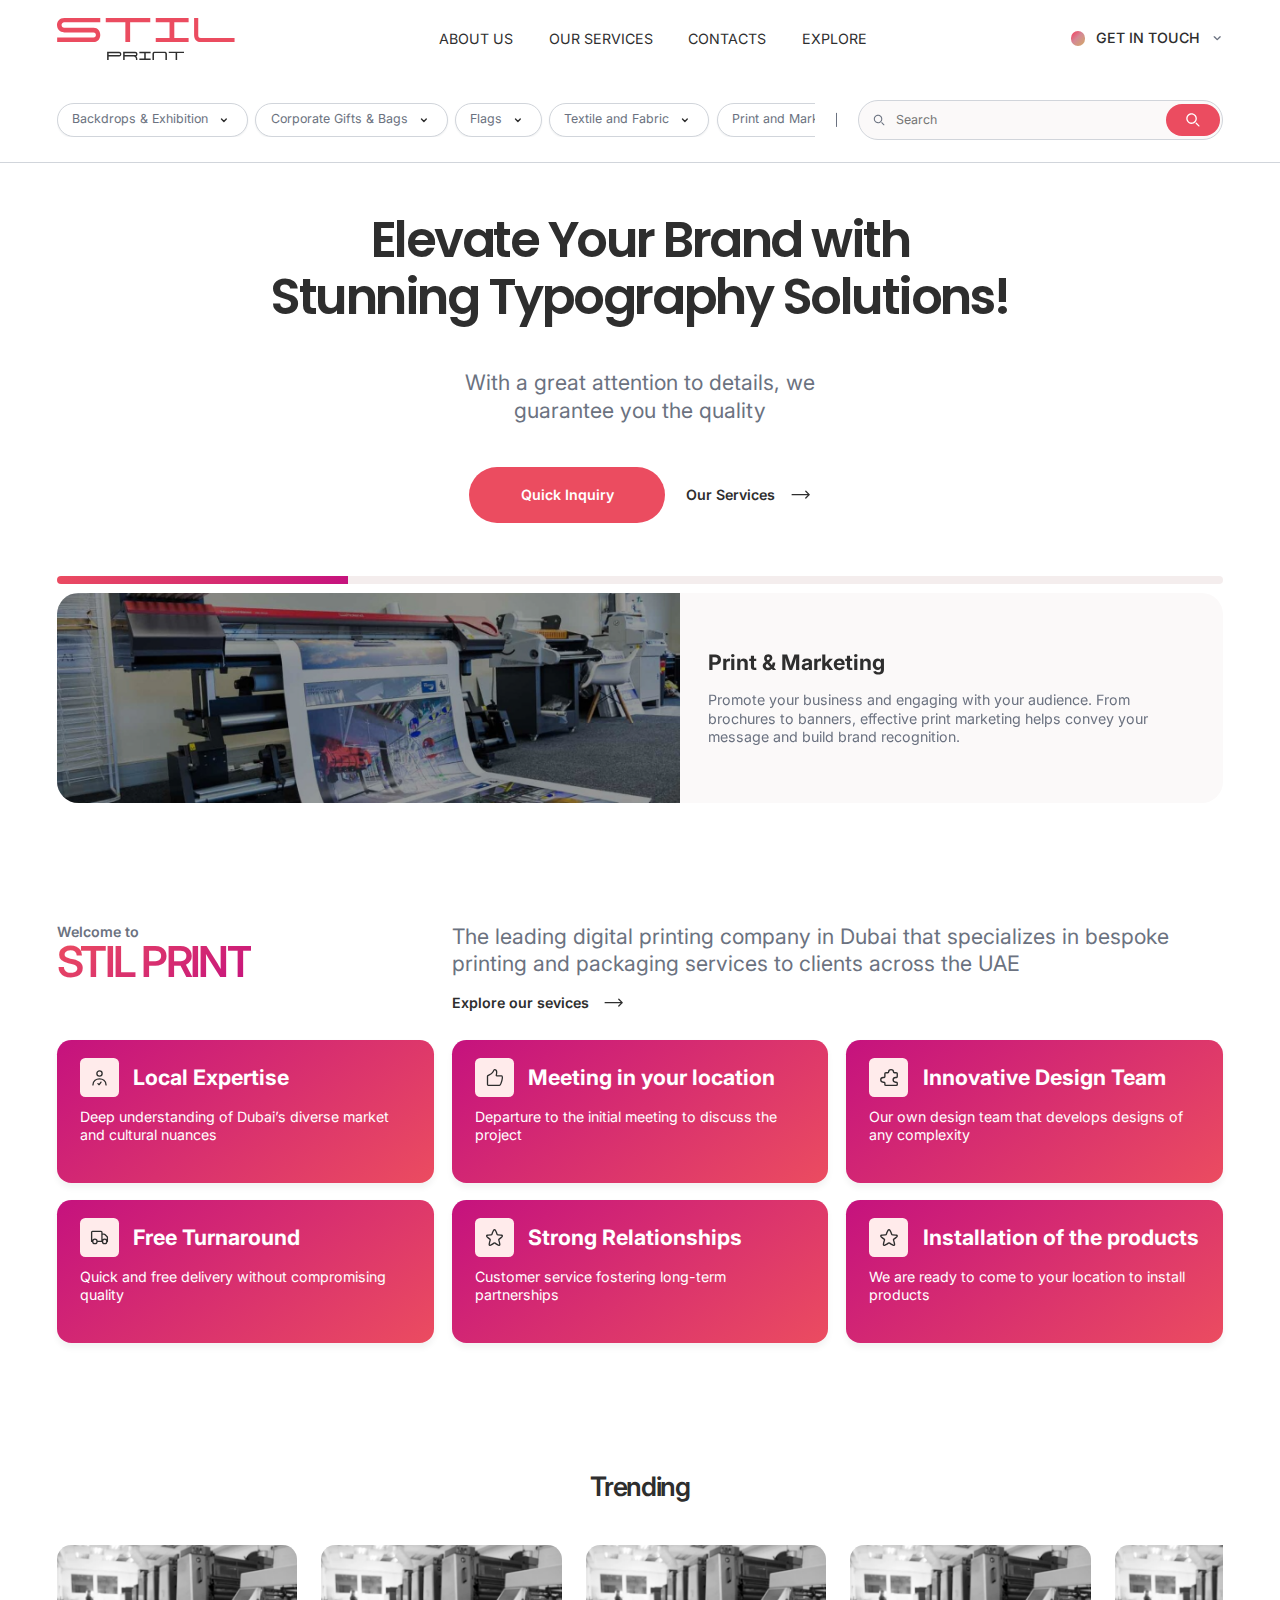
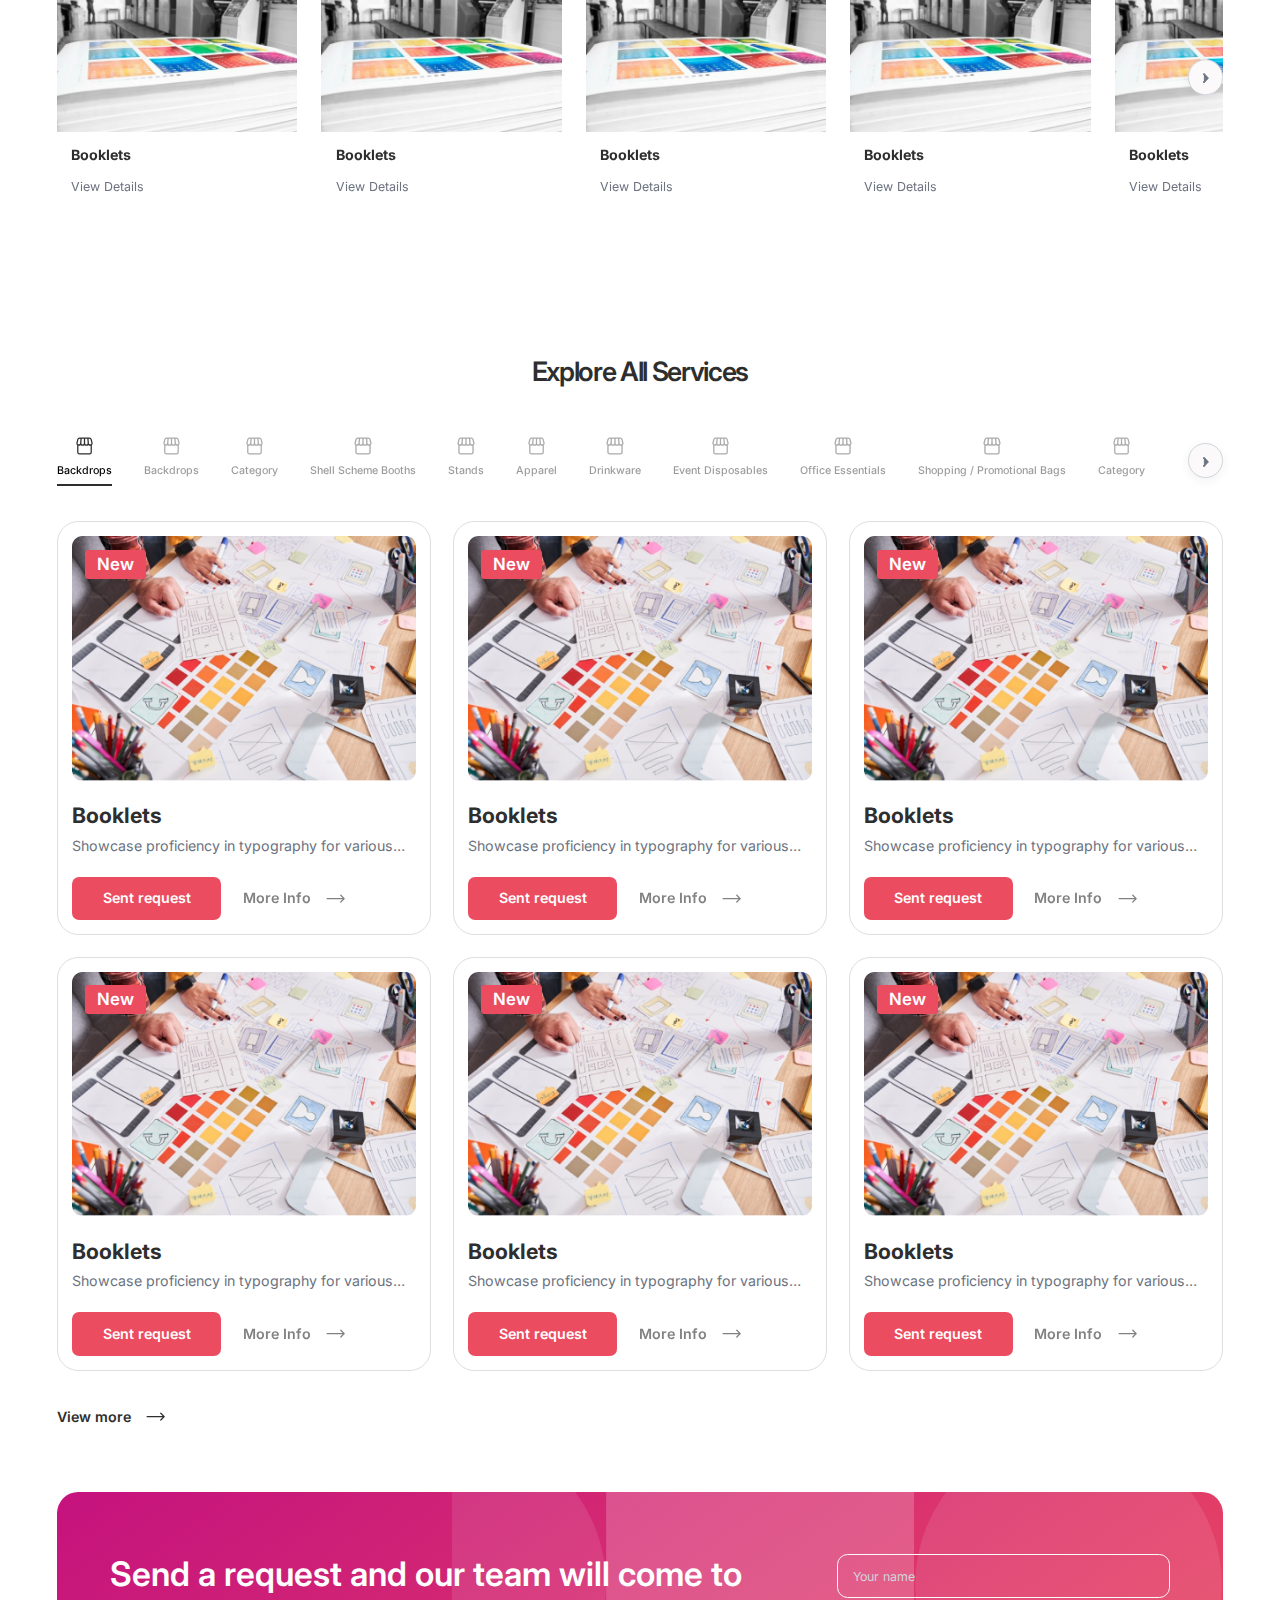
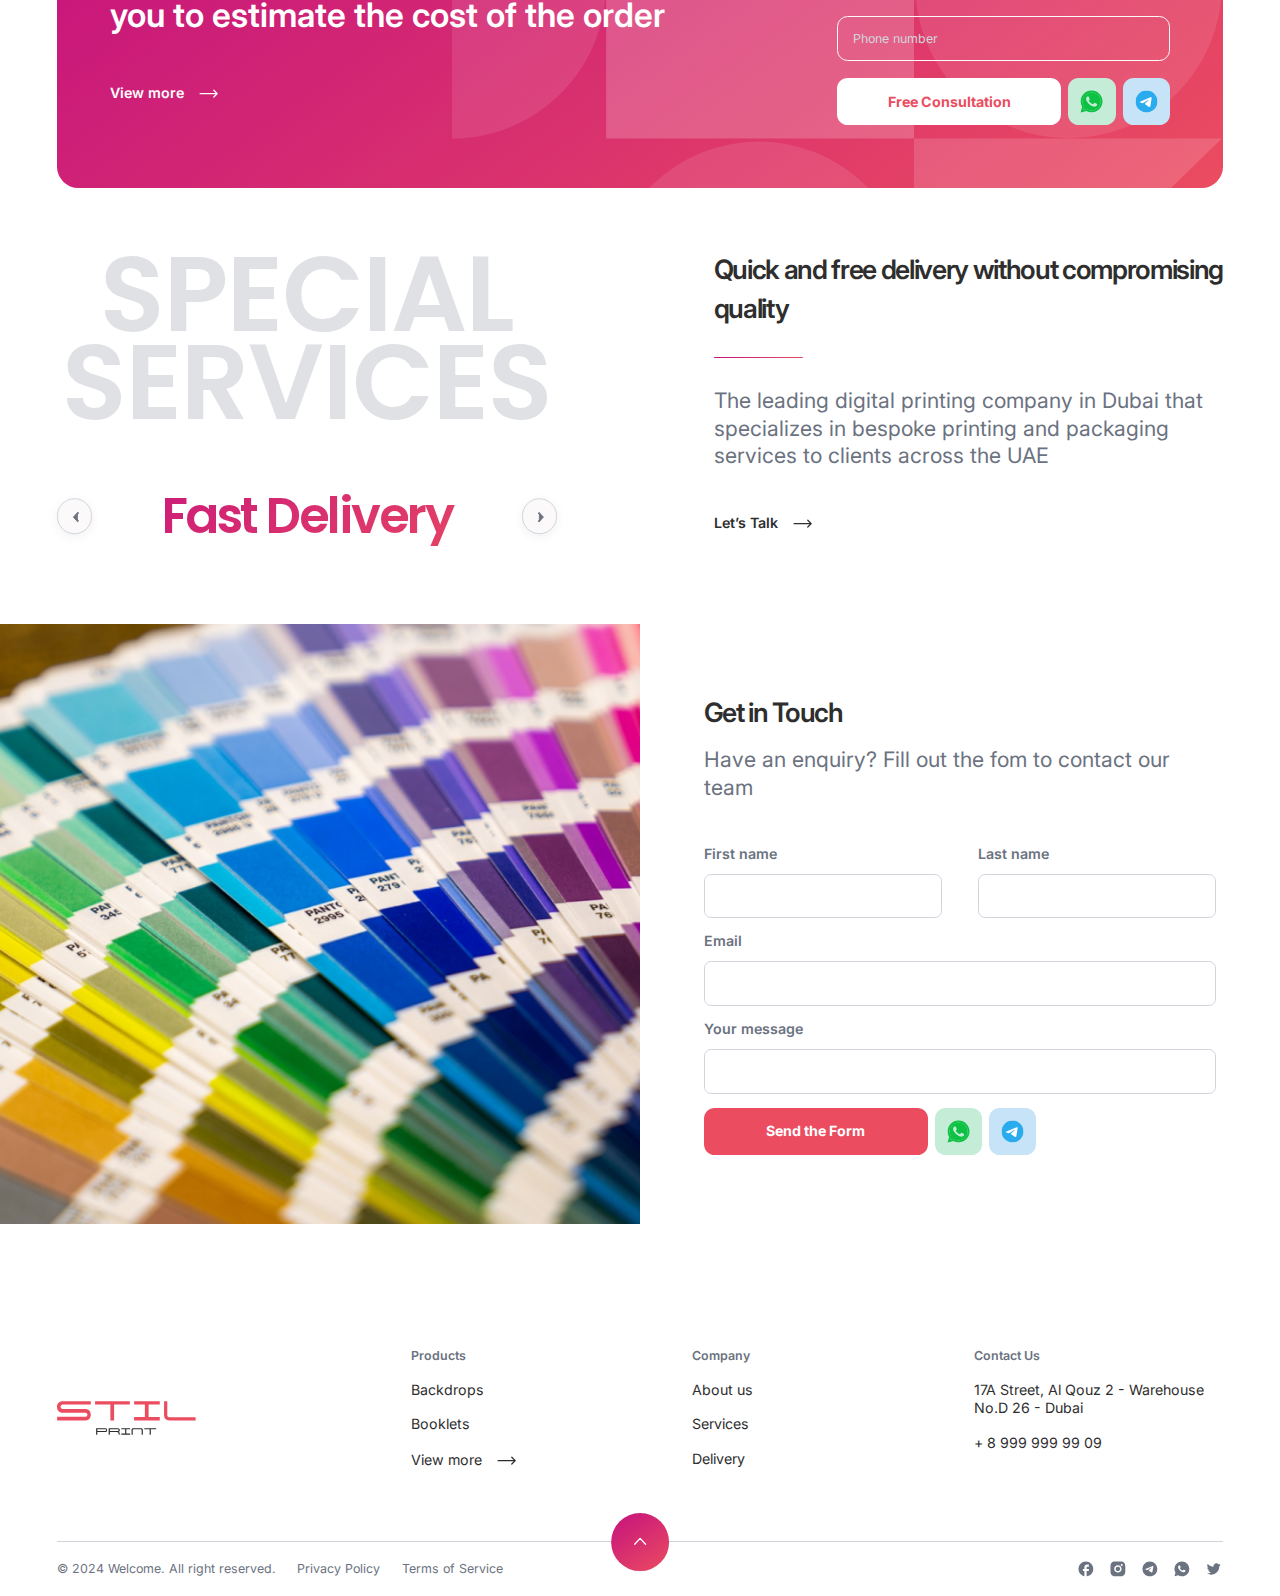
<file: index.html>
<!DOCTYPE html>
<html lang="ru">
<head>
    <meta charset="UTF-8">
    <meta http-equiv="X-UA-Compatible" content="IE=edge">
    <meta name="viewport" content="width=device-width, initial-scale=1.0">
    <title>Document</title>
    <link rel="stylesheet" href="./style/swiper-bundle.min.css">
    <link rel="stylesheet" href="style/style.css">
</head>
<body>
    
    <header class="header">
        <div class="container">
            <div class="header-top">
                <a href="" class="header-logo">
                    <img src="./media/icons/main/logo.svg" alt="" class="header-logo-img">
                </a>
                <nav class="header-nav">
                    <li class="heaer-nav-item"><a href="" class="header-nav-link">ABOUT US</a></li>
                    <li class="heaer-nav-item"><a href="" class="header-nav-link">OUR SERVICES</a></li>
                    <li class="heaer-nav-item"><a href="" class="header-nav-link">CONTACTS</a></li>
                    <li class="heaer-nav-item"><a href="" class="header-nav-link">EXPLORE</a></li>
                </nav>
                <div class="header-drop">
                    <div class="header-drop-top">
                        <div class="header-drop-top-serc"></div>
                        <p class="header-dpop-top-text">GET IN TOUCH</p>
                        <svg class="headr-drop-top-arr" viewBox="0 0 14 14" fill="none" xmlns="http://www.w3.org/2000/svg">
                            <path d="M7.00987 9.33341C6.7933 9.33337 6.58561 9.25156 6.43249 9.10599L3.16582 6.00124C3.08782 5.92964 3.02561 5.84399 2.98281 5.74929C2.94001 5.65459 2.91748 5.55274 2.91653 5.44968C2.91559 5.34662 2.93626 5.24441 2.97732 5.14902C3.01838 5.05363 3.07902 4.96697 3.1557 4.89409C3.23238 4.82121 3.32356 4.76358 3.42393 4.72455C3.52429 4.68552 3.63183 4.66588 3.74027 4.66678C3.8487 4.66767 3.95587 4.68909 4.0555 4.72976C4.15514 4.77044 4.24525 4.82958 4.32059 4.90371L7.00987 7.4597L9.69916 4.90371C9.85318 4.76232 10.0595 4.68409 10.2736 4.68585C10.4877 4.68762 10.6926 4.76925 10.844 4.91316C10.9954 5.05708 11.0813 5.25175 11.0831 5.45527C11.085 5.65878 11.0027 5.85485 10.8539 6.00124L7.58725 9.10599C7.43414 9.25156 7.22645 9.33337 7.00987 9.33341V9.33341Z" fill="#6B7280" />
                        </svg>
                    </div>
                    <div class="header-drop-btm">
                        <div class="header-drop-menu">
                            <a class="header-dpor-item">
                                <img src="./media/icons/seti/1.svg" alt="" class="header-drop-item-img">
                                <p class="header-drop-item-text">Telegram</p>
                            </a>
                            <a class="header-dpor-item">
                                <img src="./media/icons/seti/2.svg" alt="" class="header-drop-item-img">
                                <p class="header-drop-item-text">Instagram</p>
                            </a>
                            <a class="header-dpor-item">
                                <img src="./media/icons/seti/3.svg" alt="" class="header-drop-item-img">
                                <p class="header-drop-item-text">WhatsApp</p>
                            </a>
                        </div>
                    </div>
                </div>
                <svg class="header-top-mob-menu mob" viewBox="0 0 23 33" fill="none" xmlns="http://www.w3.org/2000/svg">
                    <path d="M1.1875 8.9375H21.8125" stroke="#6B7280" stroke-width="1.5" stroke-linecap="round" stroke-linejoin="round" />
                    <path d="M1.1875 16.5H21.8125" stroke="#6B7280" stroke-width="1.5" stroke-linecap="round" stroke-linejoin="round" />
                    <path d="M1.1875 24.0625H21.8125" stroke="#6B7280" stroke-width="1.5" stroke-linecap="round" stroke-linejoin="round" />
                </svg>
            </div>
            <div class="header-btm">
                <div class="header-btm-list">
                    <div class="header-btm-list-item">
                        <div class="header-btm-item-front">
                            <p class="header-btm-item-front-text">Backdrops & Exhibition</p>
                            <svg class="header-btm-item-front-svg" viewBox="0 0 20 20" fill="none" xmlns="http://www.w3.org/2000/svg">
                                <path d="M12.7087 8.95825L10.0003 11.8749L7.29199 8.95825" stroke="#2E2E2E" stroke-width="1.5" stroke-linecap="round" stroke-linejoin="round" />
                            </svg>
                        </div>
                        <div class="header-btm-item-btm">
                            <div class="header-btm-item-wrapper">
                                <div class="header-btm-item-list">
                                    <div class="header-btm-item-list-item">
                                        <div class="heade-btm-item-heading">
                                            <svg class="header-btm-item-list-item-heading-svg" viewBox="0 0 18 18" fill="none" xmlns="http://www.w3.org/2000/svg">
                                                <path d="M9.75043 12.7499C9.60211 12.7499 9.45714 12.7059 9.33383 12.6235C9.21053 12.5411 9.11442 12.424 9.05767 12.2869C9.00092 12.1499 8.98606 11.9991 9.01499 11.8537C9.04391 11.7082 9.11532 11.5746 9.22018 11.4697L11.6899 8.99994L9.22018 6.53019C9.14854 6.461 9.09141 6.37825 9.0521 6.28674C9.01279 6.19524 8.9921 6.09682 8.99124 5.99724C8.99037 5.89766 9.00935 5.7989 9.04706 5.70672C9.08477 5.61455 9.14046 5.53081 9.21088 5.46039C9.2813 5.38997 9.36504 5.33428 9.45721 5.29657C9.54938 5.25886 9.64814 5.23989 9.74773 5.24075C9.84731 5.24162 9.94573 5.26231 10.0372 5.30161C10.1287 5.34092 10.2115 5.39806 10.2807 5.46969L13.2807 8.46969C13.4213 8.61033 13.5003 8.80107 13.5003 8.99994C13.5003 9.19881 13.4213 9.38954 13.2807 9.53019L10.2807 12.5302C10.1401 12.6709 9.94932 12.7499 9.75043 12.7499Z" fill="#FBF9F9" />
                                                <path d="M9.75043 12.7499C9.60211 12.7499 9.45714 12.7059 9.33383 12.6235C9.21053 12.5411 9.11442 12.424 9.05767 12.2869C9.00092 12.1499 8.98606 11.9991 9.01499 11.8537C9.04391 11.7082 9.11532 11.5746 9.22018 11.4697L11.6899 8.99994L9.22018 6.53019C9.14854 6.461 9.09141 6.37825 9.0521 6.28674C9.01279 6.19524 8.9921 6.09682 8.99124 5.99724C8.99037 5.89766 9.00935 5.7989 9.04706 5.70672C9.08477 5.61455 9.14046 5.53081 9.21088 5.46039C9.2813 5.38997 9.36504 5.33428 9.45721 5.29657C9.54938 5.25886 9.64814 5.23989 9.74773 5.24075C9.84731 5.24162 9.94573 5.26231 10.0372 5.30161C10.1287 5.34092 10.2115 5.39806 10.2807 5.46969L13.2807 8.46969C13.4213 8.61033 13.5003 8.80107 13.5003 8.99994C13.5003 9.19881 13.4213 9.38954 13.2807 9.53019L10.2807 12.5302C10.1401 12.6709 9.94932 12.7499 9.75043 12.7499Z" fill="url(#paint0_linear_4419_1808)" />
                                                <path d="M5.25043 12.7499C5.10211 12.7499 4.95714 12.7059 4.83383 12.6235C4.71053 12.5411 4.61442 12.424 4.55767 12.2869C4.50092 12.1499 4.48606 11.9991 4.51499 11.8537C4.54391 11.7082 4.61532 11.5746 4.72018 11.4697L7.18993 8.99994L4.72018 6.53019C4.64854 6.461 4.59141 6.37825 4.5521 6.28674C4.51279 6.19524 4.4921 6.09682 4.49124 5.99724C4.49037 5.89766 4.50935 5.7989 4.54706 5.70672C4.58477 5.61455 4.64046 5.53081 4.71088 5.46039C4.7813 5.38997 4.86504 5.33428 4.95721 5.29657C5.04938 5.25886 5.14814 5.23989 5.24773 5.24075C5.34731 5.24162 5.44573 5.26231 5.53723 5.30161C5.62873 5.34092 5.71149 5.39806 5.78068 5.46969L8.78068 8.46969C8.92128 8.61033 9.00027 8.80107 9.00027 8.99994C9.00027 9.19881 8.92128 9.38954 8.78068 9.53019L5.78068 12.5302C5.64006 12.6709 5.44932 12.7499 5.25043 12.7499Z" fill="#FBF9F9" />
                                                <path d="M5.25043 12.7499C5.10211 12.7499 4.95714 12.7059 4.83383 12.6235C4.71053 12.5411 4.61442 12.424 4.55767 12.2869C4.50092 12.1499 4.48606 11.9991 4.51499 11.8537C4.54391 11.7082 4.61532 11.5746 4.72018 11.4697L7.18993 8.99994L4.72018 6.53019C4.64854 6.461 4.59141 6.37825 4.5521 6.28674C4.51279 6.19524 4.4921 6.09682 4.49124 5.99724C4.49037 5.89766 4.50935 5.7989 4.54706 5.70672C4.58477 5.61455 4.64046 5.53081 4.71088 5.46039C4.7813 5.38997 4.86504 5.33428 4.95721 5.29657C5.04938 5.25886 5.14814 5.23989 5.24773 5.24075C5.34731 5.24162 5.44573 5.26231 5.53723 5.30161C5.62873 5.34092 5.71149 5.39806 5.78068 5.46969L8.78068 8.46969C8.92128 8.61033 9.00027 8.80107 9.00027 8.99994C9.00027 9.19881 8.92128 9.38954 8.78068 9.53019L5.78068 12.5302C5.64006 12.6709 5.44932 12.7499 5.25043 12.7499Z" fill="url(#paint1_linear_4419_1808)" />
                                                <defs>
                                                  <linearGradient id="paint0_linear_4419_1808" x1="5.40791" y1="5.47614" x2="14.5803" y2="8.96374" gradientUnits="userSpaceOnUse">
                                                    <stop stop-color="#C5127E" />
                                                    <stop offset="1" stop-color="#EB4C60" />
                                                  </linearGradient>
                                                  <linearGradient id="paint1_linear_4419_1808" x1="5.40791" y1="5.47614" x2="14.5803" y2="8.96374" gradientUnits="userSpaceOnUse">
                                                    <stop stop-color="#C5127E" />
                                                    <stop offset="1" stop-color="#EB4C60" />
                                                  </linearGradient>
                                                </defs>
                                            </svg>
                                            <p class="header-btm-item-heading-text">Backdrops</p>
                                        </div>
                                        <div class="header-btm-item-list-item-list">
                                            <a href="" class="header-btm-item-item">Backlit Backdrop</a>
                                            <a href="" class="header-btm-item-item">Fabric Backdrop - Indoor</a>
                                            <a href="" class="header-btm-item-item">Backlit Backdrop</a>
                                            <a href="" class="header-btm-item-item">Fabric Backdrop - Indoor</a>
                                            <a href="" class="header-btm-item-item">Backlit Backdrop</a>
                                            <a href="" class="header-btm-item-item">Fabric Backdrop - Indoor</a>
                                            <a href="" class="header-btm-item-item">Backlit Backdrop</a>
                                            <a href="" class="header-btm-item-item">Fabric Backdrop - Indoor</a>
                                        </div>
                                    </div>
                                    <div class="header-btm-item-list-item">
                                        <div class="heade-btm-item-heading">
                                            <svg class="header-btm-item-list-item-heading-svg" viewBox="0 0 18 18" fill="none" xmlns="http://www.w3.org/2000/svg">
                                                <path d="M9.75043 12.7499C9.60211 12.7499 9.45714 12.7059 9.33383 12.6235C9.21053 12.5411 9.11442 12.424 9.05767 12.2869C9.00092 12.1499 8.98606 11.9991 9.01499 11.8537C9.04391 11.7082 9.11532 11.5746 9.22018 11.4697L11.6899 8.99994L9.22018 6.53019C9.14854 6.461 9.09141 6.37825 9.0521 6.28674C9.01279 6.19524 8.9921 6.09682 8.99124 5.99724C8.99037 5.89766 9.00935 5.7989 9.04706 5.70672C9.08477 5.61455 9.14046 5.53081 9.21088 5.46039C9.2813 5.38997 9.36504 5.33428 9.45721 5.29657C9.54938 5.25886 9.64814 5.23989 9.74773 5.24075C9.84731 5.24162 9.94573 5.26231 10.0372 5.30161C10.1287 5.34092 10.2115 5.39806 10.2807 5.46969L13.2807 8.46969C13.4213 8.61033 13.5003 8.80107 13.5003 8.99994C13.5003 9.19881 13.4213 9.38954 13.2807 9.53019L10.2807 12.5302C10.1401 12.6709 9.94932 12.7499 9.75043 12.7499Z" fill="#FBF9F9" />
                                                <path d="M9.75043 12.7499C9.60211 12.7499 9.45714 12.7059 9.33383 12.6235C9.21053 12.5411 9.11442 12.424 9.05767 12.2869C9.00092 12.1499 8.98606 11.9991 9.01499 11.8537C9.04391 11.7082 9.11532 11.5746 9.22018 11.4697L11.6899 8.99994L9.22018 6.53019C9.14854 6.461 9.09141 6.37825 9.0521 6.28674C9.01279 6.19524 8.9921 6.09682 8.99124 5.99724C8.99037 5.89766 9.00935 5.7989 9.04706 5.70672C9.08477 5.61455 9.14046 5.53081 9.21088 5.46039C9.2813 5.38997 9.36504 5.33428 9.45721 5.29657C9.54938 5.25886 9.64814 5.23989 9.74773 5.24075C9.84731 5.24162 9.94573 5.26231 10.0372 5.30161C10.1287 5.34092 10.2115 5.39806 10.2807 5.46969L13.2807 8.46969C13.4213 8.61033 13.5003 8.80107 13.5003 8.99994C13.5003 9.19881 13.4213 9.38954 13.2807 9.53019L10.2807 12.5302C10.1401 12.6709 9.94932 12.7499 9.75043 12.7499Z" fill="url(#paint0_linear_4419_1808)" />
                                                <path d="M5.25043 12.7499C5.10211 12.7499 4.95714 12.7059 4.83383 12.6235C4.71053 12.5411 4.61442 12.424 4.55767 12.2869C4.50092 12.1499 4.48606 11.9991 4.51499 11.8537C4.54391 11.7082 4.61532 11.5746 4.72018 11.4697L7.18993 8.99994L4.72018 6.53019C4.64854 6.461 4.59141 6.37825 4.5521 6.28674C4.51279 6.19524 4.4921 6.09682 4.49124 5.99724C4.49037 5.89766 4.50935 5.7989 4.54706 5.70672C4.58477 5.61455 4.64046 5.53081 4.71088 5.46039C4.7813 5.38997 4.86504 5.33428 4.95721 5.29657C5.04938 5.25886 5.14814 5.23989 5.24773 5.24075C5.34731 5.24162 5.44573 5.26231 5.53723 5.30161C5.62873 5.34092 5.71149 5.39806 5.78068 5.46969L8.78068 8.46969C8.92128 8.61033 9.00027 8.80107 9.00027 8.99994C9.00027 9.19881 8.92128 9.38954 8.78068 9.53019L5.78068 12.5302C5.64006 12.6709 5.44932 12.7499 5.25043 12.7499Z" fill="#FBF9F9" />
                                                <path d="M5.25043 12.7499C5.10211 12.7499 4.95714 12.7059 4.83383 12.6235C4.71053 12.5411 4.61442 12.424 4.55767 12.2869C4.50092 12.1499 4.48606 11.9991 4.51499 11.8537C4.54391 11.7082 4.61532 11.5746 4.72018 11.4697L7.18993 8.99994L4.72018 6.53019C4.64854 6.461 4.59141 6.37825 4.5521 6.28674C4.51279 6.19524 4.4921 6.09682 4.49124 5.99724C4.49037 5.89766 4.50935 5.7989 4.54706 5.70672C4.58477 5.61455 4.64046 5.53081 4.71088 5.46039C4.7813 5.38997 4.86504 5.33428 4.95721 5.29657C5.04938 5.25886 5.14814 5.23989 5.24773 5.24075C5.34731 5.24162 5.44573 5.26231 5.53723 5.30161C5.62873 5.34092 5.71149 5.39806 5.78068 5.46969L8.78068 8.46969C8.92128 8.61033 9.00027 8.80107 9.00027 8.99994C9.00027 9.19881 8.92128 9.38954 8.78068 9.53019L5.78068 12.5302C5.64006 12.6709 5.44932 12.7499 5.25043 12.7499Z" fill="url(#paint1_linear_4419_1808)" />
                                                <defs>
                                                  <linearGradient id="paint0_linear_4419_1808" x1="5.40791" y1="5.47614" x2="14.5803" y2="8.96374" gradientUnits="userSpaceOnUse">
                                                    <stop stop-color="#C5127E" />
                                                    <stop offset="1" stop-color="#EB4C60" />
                                                  </linearGradient>
                                                  <linearGradient id="paint1_linear_4419_1808" x1="5.40791" y1="5.47614" x2="14.5803" y2="8.96374" gradientUnits="userSpaceOnUse">
                                                    <stop stop-color="#C5127E" />
                                                    <stop offset="1" stop-color="#EB4C60" />
                                                  </linearGradient>
                                                </defs>
                                            </svg>
                                            <p class="header-btm-item-heading-text">Backdrops</p>
                                        </div>
                                        <div class="header-btm-item-list-item-list">
                                            <a href="" class="header-btm-item-item">Backlit Backdrop</a>
                                            <a href="" class="header-btm-item-item">Fabric Backdrop - Indoor</a>
                                            <a href="" class="header-btm-item-item">Backlit Backdrop</a>
                                            <a href="" class="header-btm-item-item">Fabric Backdrop - Indoor</a>
                                            <a href="" class="header-btm-item-item">Backlit Backdrop</a>
                                            <a href="" class="header-btm-item-item">Fabric Backdrop - Indoor</a>
                                            <a href="" class="header-btm-item-item">Backlit Backdrop</a>
                                            <a href="" class="header-btm-item-item">Fabric Backdrop - Indoor</a>
                                        </div>
                                    </div>
                                    <div class="header-btm-item-list-item">
                                        <div class="heade-btm-item-heading">
                                            <svg class="header-btm-item-list-item-heading-svg" viewBox="0 0 18 18" fill="none" xmlns="http://www.w3.org/2000/svg">
                                                <path d="M9.75043 12.7499C9.60211 12.7499 9.45714 12.7059 9.33383 12.6235C9.21053 12.5411 9.11442 12.424 9.05767 12.2869C9.00092 12.1499 8.98606 11.9991 9.01499 11.8537C9.04391 11.7082 9.11532 11.5746 9.22018 11.4697L11.6899 8.99994L9.22018 6.53019C9.14854 6.461 9.09141 6.37825 9.0521 6.28674C9.01279 6.19524 8.9921 6.09682 8.99124 5.99724C8.99037 5.89766 9.00935 5.7989 9.04706 5.70672C9.08477 5.61455 9.14046 5.53081 9.21088 5.46039C9.2813 5.38997 9.36504 5.33428 9.45721 5.29657C9.54938 5.25886 9.64814 5.23989 9.74773 5.24075C9.84731 5.24162 9.94573 5.26231 10.0372 5.30161C10.1287 5.34092 10.2115 5.39806 10.2807 5.46969L13.2807 8.46969C13.4213 8.61033 13.5003 8.80107 13.5003 8.99994C13.5003 9.19881 13.4213 9.38954 13.2807 9.53019L10.2807 12.5302C10.1401 12.6709 9.94932 12.7499 9.75043 12.7499Z" fill="#FBF9F9" />
                                                <path d="M9.75043 12.7499C9.60211 12.7499 9.45714 12.7059 9.33383 12.6235C9.21053 12.5411 9.11442 12.424 9.05767 12.2869C9.00092 12.1499 8.98606 11.9991 9.01499 11.8537C9.04391 11.7082 9.11532 11.5746 9.22018 11.4697L11.6899 8.99994L9.22018 6.53019C9.14854 6.461 9.09141 6.37825 9.0521 6.28674C9.01279 6.19524 8.9921 6.09682 8.99124 5.99724C8.99037 5.89766 9.00935 5.7989 9.04706 5.70672C9.08477 5.61455 9.14046 5.53081 9.21088 5.46039C9.2813 5.38997 9.36504 5.33428 9.45721 5.29657C9.54938 5.25886 9.64814 5.23989 9.74773 5.24075C9.84731 5.24162 9.94573 5.26231 10.0372 5.30161C10.1287 5.34092 10.2115 5.39806 10.2807 5.46969L13.2807 8.46969C13.4213 8.61033 13.5003 8.80107 13.5003 8.99994C13.5003 9.19881 13.4213 9.38954 13.2807 9.53019L10.2807 12.5302C10.1401 12.6709 9.94932 12.7499 9.75043 12.7499Z" fill="url(#paint0_linear_4419_1808)" />
                                                <path d="M5.25043 12.7499C5.10211 12.7499 4.95714 12.7059 4.83383 12.6235C4.71053 12.5411 4.61442 12.424 4.55767 12.2869C4.50092 12.1499 4.48606 11.9991 4.51499 11.8537C4.54391 11.7082 4.61532 11.5746 4.72018 11.4697L7.18993 8.99994L4.72018 6.53019C4.64854 6.461 4.59141 6.37825 4.5521 6.28674C4.51279 6.19524 4.4921 6.09682 4.49124 5.99724C4.49037 5.89766 4.50935 5.7989 4.54706 5.70672C4.58477 5.61455 4.64046 5.53081 4.71088 5.46039C4.7813 5.38997 4.86504 5.33428 4.95721 5.29657C5.04938 5.25886 5.14814 5.23989 5.24773 5.24075C5.34731 5.24162 5.44573 5.26231 5.53723 5.30161C5.62873 5.34092 5.71149 5.39806 5.78068 5.46969L8.78068 8.46969C8.92128 8.61033 9.00027 8.80107 9.00027 8.99994C9.00027 9.19881 8.92128 9.38954 8.78068 9.53019L5.78068 12.5302C5.64006 12.6709 5.44932 12.7499 5.25043 12.7499Z" fill="#FBF9F9" />
                                                <path d="M5.25043 12.7499C5.10211 12.7499 4.95714 12.7059 4.83383 12.6235C4.71053 12.5411 4.61442 12.424 4.55767 12.2869C4.50092 12.1499 4.48606 11.9991 4.51499 11.8537C4.54391 11.7082 4.61532 11.5746 4.72018 11.4697L7.18993 8.99994L4.72018 6.53019C4.64854 6.461 4.59141 6.37825 4.5521 6.28674C4.51279 6.19524 4.4921 6.09682 4.49124 5.99724C4.49037 5.89766 4.50935 5.7989 4.54706 5.70672C4.58477 5.61455 4.64046 5.53081 4.71088 5.46039C4.7813 5.38997 4.86504 5.33428 4.95721 5.29657C5.04938 5.25886 5.14814 5.23989 5.24773 5.24075C5.34731 5.24162 5.44573 5.26231 5.53723 5.30161C5.62873 5.34092 5.71149 5.39806 5.78068 5.46969L8.78068 8.46969C8.92128 8.61033 9.00027 8.80107 9.00027 8.99994C9.00027 9.19881 8.92128 9.38954 8.78068 9.53019L5.78068 12.5302C5.64006 12.6709 5.44932 12.7499 5.25043 12.7499Z" fill="url(#paint1_linear_4419_1808)" />
                                                <defs>
                                                  <linearGradient id="paint0_linear_4419_1808" x1="5.40791" y1="5.47614" x2="14.5803" y2="8.96374" gradientUnits="userSpaceOnUse">
                                                    <stop stop-color="#C5127E" />
                                                    <stop offset="1" stop-color="#EB4C60" />
                                                  </linearGradient>
                                                  <linearGradient id="paint1_linear_4419_1808" x1="5.40791" y1="5.47614" x2="14.5803" y2="8.96374" gradientUnits="userSpaceOnUse">
                                                    <stop stop-color="#C5127E" />
                                                    <stop offset="1" stop-color="#EB4C60" />
                                                  </linearGradient>
                                                </defs>
                                            </svg>
                                            <p class="header-btm-item-heading-text">Backdrops</p>
                                        </div>
                                        <div class="header-btm-item-list-item-list">
                                            <a href="" class="header-btm-item-item">Backlit Backdrop</a>
                                            <a href="" class="header-btm-item-item">Fabric Backdrop - Indoor</a>
                                            <a href="" class="header-btm-item-item">Backlit Backdrop</a>
                                            <a href="" class="header-btm-item-item">Fabric Backdrop - Indoor</a>
                                            <a href="" class="header-btm-item-item">Backlit Backdrop</a>
                                            <a href="" class="header-btm-item-item">Fabric Backdrop - Indoor</a>
                                            <a href="" class="header-btm-item-item">Backlit Backdrop</a>
                                            <a href="" class="header-btm-item-item">Fabric Backdrop - Indoor</a>
                                        </div>
                                    </div>
                                    <div class="header-btm-item-list-item">
                                        <div class="heade-btm-item-heading">
                                            <svg class="header-btm-item-list-item-heading-svg" viewBox="0 0 18 18" fill="none" xmlns="http://www.w3.org/2000/svg">
                                                <path d="M9.75043 12.7499C9.60211 12.7499 9.45714 12.7059 9.33383 12.6235C9.21053 12.5411 9.11442 12.424 9.05767 12.2869C9.00092 12.1499 8.98606 11.9991 9.01499 11.8537C9.04391 11.7082 9.11532 11.5746 9.22018 11.4697L11.6899 8.99994L9.22018 6.53019C9.14854 6.461 9.09141 6.37825 9.0521 6.28674C9.01279 6.19524 8.9921 6.09682 8.99124 5.99724C8.99037 5.89766 9.00935 5.7989 9.04706 5.70672C9.08477 5.61455 9.14046 5.53081 9.21088 5.46039C9.2813 5.38997 9.36504 5.33428 9.45721 5.29657C9.54938 5.25886 9.64814 5.23989 9.74773 5.24075C9.84731 5.24162 9.94573 5.26231 10.0372 5.30161C10.1287 5.34092 10.2115 5.39806 10.2807 5.46969L13.2807 8.46969C13.4213 8.61033 13.5003 8.80107 13.5003 8.99994C13.5003 9.19881 13.4213 9.38954 13.2807 9.53019L10.2807 12.5302C10.1401 12.6709 9.94932 12.7499 9.75043 12.7499Z" fill="#FBF9F9" />
                                                <path d="M9.75043 12.7499C9.60211 12.7499 9.45714 12.7059 9.33383 12.6235C9.21053 12.5411 9.11442 12.424 9.05767 12.2869C9.00092 12.1499 8.98606 11.9991 9.01499 11.8537C9.04391 11.7082 9.11532 11.5746 9.22018 11.4697L11.6899 8.99994L9.22018 6.53019C9.14854 6.461 9.09141 6.37825 9.0521 6.28674C9.01279 6.19524 8.9921 6.09682 8.99124 5.99724C8.99037 5.89766 9.00935 5.7989 9.04706 5.70672C9.08477 5.61455 9.14046 5.53081 9.21088 5.46039C9.2813 5.38997 9.36504 5.33428 9.45721 5.29657C9.54938 5.25886 9.64814 5.23989 9.74773 5.24075C9.84731 5.24162 9.94573 5.26231 10.0372 5.30161C10.1287 5.34092 10.2115 5.39806 10.2807 5.46969L13.2807 8.46969C13.4213 8.61033 13.5003 8.80107 13.5003 8.99994C13.5003 9.19881 13.4213 9.38954 13.2807 9.53019L10.2807 12.5302C10.1401 12.6709 9.94932 12.7499 9.75043 12.7499Z" fill="url(#paint0_linear_4419_1808)" />
                                                <path d="M5.25043 12.7499C5.10211 12.7499 4.95714 12.7059 4.83383 12.6235C4.71053 12.5411 4.61442 12.424 4.55767 12.2869C4.50092 12.1499 4.48606 11.9991 4.51499 11.8537C4.54391 11.7082 4.61532 11.5746 4.72018 11.4697L7.18993 8.99994L4.72018 6.53019C4.64854 6.461 4.59141 6.37825 4.5521 6.28674C4.51279 6.19524 4.4921 6.09682 4.49124 5.99724C4.49037 5.89766 4.50935 5.7989 4.54706 5.70672C4.58477 5.61455 4.64046 5.53081 4.71088 5.46039C4.7813 5.38997 4.86504 5.33428 4.95721 5.29657C5.04938 5.25886 5.14814 5.23989 5.24773 5.24075C5.34731 5.24162 5.44573 5.26231 5.53723 5.30161C5.62873 5.34092 5.71149 5.39806 5.78068 5.46969L8.78068 8.46969C8.92128 8.61033 9.00027 8.80107 9.00027 8.99994C9.00027 9.19881 8.92128 9.38954 8.78068 9.53019L5.78068 12.5302C5.64006 12.6709 5.44932 12.7499 5.25043 12.7499Z" fill="#FBF9F9" />
                                                <path d="M5.25043 12.7499C5.10211 12.7499 4.95714 12.7059 4.83383 12.6235C4.71053 12.5411 4.61442 12.424 4.55767 12.2869C4.50092 12.1499 4.48606 11.9991 4.51499 11.8537C4.54391 11.7082 4.61532 11.5746 4.72018 11.4697L7.18993 8.99994L4.72018 6.53019C4.64854 6.461 4.59141 6.37825 4.5521 6.28674C4.51279 6.19524 4.4921 6.09682 4.49124 5.99724C4.49037 5.89766 4.50935 5.7989 4.54706 5.70672C4.58477 5.61455 4.64046 5.53081 4.71088 5.46039C4.7813 5.38997 4.86504 5.33428 4.95721 5.29657C5.04938 5.25886 5.14814 5.23989 5.24773 5.24075C5.34731 5.24162 5.44573 5.26231 5.53723 5.30161C5.62873 5.34092 5.71149 5.39806 5.78068 5.46969L8.78068 8.46969C8.92128 8.61033 9.00027 8.80107 9.00027 8.99994C9.00027 9.19881 8.92128 9.38954 8.78068 9.53019L5.78068 12.5302C5.64006 12.6709 5.44932 12.7499 5.25043 12.7499Z" fill="url(#paint1_linear_4419_1808)" />
                                                <defs>
                                                  <linearGradient id="paint0_linear_4419_1808" x1="5.40791" y1="5.47614" x2="14.5803" y2="8.96374" gradientUnits="userSpaceOnUse">
                                                    <stop stop-color="#C5127E" />
                                                    <stop offset="1" stop-color="#EB4C60" />
                                                  </linearGradient>
                                                  <linearGradient id="paint1_linear_4419_1808" x1="5.40791" y1="5.47614" x2="14.5803" y2="8.96374" gradientUnits="userSpaceOnUse">
                                                    <stop stop-color="#C5127E" />
                                                    <stop offset="1" stop-color="#EB4C60" />
                                                  </linearGradient>
                                                </defs>
                                            </svg>
                                            <p class="header-btm-item-heading-text">Backdrops</p>
                                        </div>
                                        <div class="header-btm-item-list-item-list">
                                            <a href="" class="header-btm-item-item">Backlit Backdrop</a>
                                            <a href="" class="header-btm-item-item">Fabric Backdrop - Indoor</a>
                                            <a href="" class="header-btm-item-item">Backlit Backdrop</a>
                                            <a href="" class="header-btm-item-item">Fabric Backdrop - Indoor</a>
                                            <a href="" class="header-btm-item-item">Backlit Backdrop</a>
                                            <a href="" class="header-btm-item-item">Fabric Backdrop - Indoor</a>
                                            <a href="" class="header-btm-item-item">Backlit Backdrop</a>
                                            <a href="" class="header-btm-item-item">Fabric Backdrop - Indoor</a>
                                        </div>
                                    </div>
                                    <div class="header-btm-item-list-item">
                                        <div class="heade-btm-item-heading">
                                            <svg class="header-btm-item-list-item-heading-svg" viewBox="0 0 18 18" fill="none" xmlns="http://www.w3.org/2000/svg">
                                                <path d="M9.75043 12.7499C9.60211 12.7499 9.45714 12.7059 9.33383 12.6235C9.21053 12.5411 9.11442 12.424 9.05767 12.2869C9.00092 12.1499 8.98606 11.9991 9.01499 11.8537C9.04391 11.7082 9.11532 11.5746 9.22018 11.4697L11.6899 8.99994L9.22018 6.53019C9.14854 6.461 9.09141 6.37825 9.0521 6.28674C9.01279 6.19524 8.9921 6.09682 8.99124 5.99724C8.99037 5.89766 9.00935 5.7989 9.04706 5.70672C9.08477 5.61455 9.14046 5.53081 9.21088 5.46039C9.2813 5.38997 9.36504 5.33428 9.45721 5.29657C9.54938 5.25886 9.64814 5.23989 9.74773 5.24075C9.84731 5.24162 9.94573 5.26231 10.0372 5.30161C10.1287 5.34092 10.2115 5.39806 10.2807 5.46969L13.2807 8.46969C13.4213 8.61033 13.5003 8.80107 13.5003 8.99994C13.5003 9.19881 13.4213 9.38954 13.2807 9.53019L10.2807 12.5302C10.1401 12.6709 9.94932 12.7499 9.75043 12.7499Z" fill="#FBF9F9" />
                                                <path d="M9.75043 12.7499C9.60211 12.7499 9.45714 12.7059 9.33383 12.6235C9.21053 12.5411 9.11442 12.424 9.05767 12.2869C9.00092 12.1499 8.98606 11.9991 9.01499 11.8537C9.04391 11.7082 9.11532 11.5746 9.22018 11.4697L11.6899 8.99994L9.22018 6.53019C9.14854 6.461 9.09141 6.37825 9.0521 6.28674C9.01279 6.19524 8.9921 6.09682 8.99124 5.99724C8.99037 5.89766 9.00935 5.7989 9.04706 5.70672C9.08477 5.61455 9.14046 5.53081 9.21088 5.46039C9.2813 5.38997 9.36504 5.33428 9.45721 5.29657C9.54938 5.25886 9.64814 5.23989 9.74773 5.24075C9.84731 5.24162 9.94573 5.26231 10.0372 5.30161C10.1287 5.34092 10.2115 5.39806 10.2807 5.46969L13.2807 8.46969C13.4213 8.61033 13.5003 8.80107 13.5003 8.99994C13.5003 9.19881 13.4213 9.38954 13.2807 9.53019L10.2807 12.5302C10.1401 12.6709 9.94932 12.7499 9.75043 12.7499Z" fill="url(#paint0_linear_4419_1808)" />
                                                <path d="M5.25043 12.7499C5.10211 12.7499 4.95714 12.7059 4.83383 12.6235C4.71053 12.5411 4.61442 12.424 4.55767 12.2869C4.50092 12.1499 4.48606 11.9991 4.51499 11.8537C4.54391 11.7082 4.61532 11.5746 4.72018 11.4697L7.18993 8.99994L4.72018 6.53019C4.64854 6.461 4.59141 6.37825 4.5521 6.28674C4.51279 6.19524 4.4921 6.09682 4.49124 5.99724C4.49037 5.89766 4.50935 5.7989 4.54706 5.70672C4.58477 5.61455 4.64046 5.53081 4.71088 5.46039C4.7813 5.38997 4.86504 5.33428 4.95721 5.29657C5.04938 5.25886 5.14814 5.23989 5.24773 5.24075C5.34731 5.24162 5.44573 5.26231 5.53723 5.30161C5.62873 5.34092 5.71149 5.39806 5.78068 5.46969L8.78068 8.46969C8.92128 8.61033 9.00027 8.80107 9.00027 8.99994C9.00027 9.19881 8.92128 9.38954 8.78068 9.53019L5.78068 12.5302C5.64006 12.6709 5.44932 12.7499 5.25043 12.7499Z" fill="#FBF9F9" />
                                                <path d="M5.25043 12.7499C5.10211 12.7499 4.95714 12.7059 4.83383 12.6235C4.71053 12.5411 4.61442 12.424 4.55767 12.2869C4.50092 12.1499 4.48606 11.9991 4.51499 11.8537C4.54391 11.7082 4.61532 11.5746 4.72018 11.4697L7.18993 8.99994L4.72018 6.53019C4.64854 6.461 4.59141 6.37825 4.5521 6.28674C4.51279 6.19524 4.4921 6.09682 4.49124 5.99724C4.49037 5.89766 4.50935 5.7989 4.54706 5.70672C4.58477 5.61455 4.64046 5.53081 4.71088 5.46039C4.7813 5.38997 4.86504 5.33428 4.95721 5.29657C5.04938 5.25886 5.14814 5.23989 5.24773 5.24075C5.34731 5.24162 5.44573 5.26231 5.53723 5.30161C5.62873 5.34092 5.71149 5.39806 5.78068 5.46969L8.78068 8.46969C8.92128 8.61033 9.00027 8.80107 9.00027 8.99994C9.00027 9.19881 8.92128 9.38954 8.78068 9.53019L5.78068 12.5302C5.64006 12.6709 5.44932 12.7499 5.25043 12.7499Z" fill="url(#paint1_linear_4419_1808)" />
                                                <defs>
                                                  <linearGradient id="paint0_linear_4419_1808" x1="5.40791" y1="5.47614" x2="14.5803" y2="8.96374" gradientUnits="userSpaceOnUse">
                                                    <stop stop-color="#C5127E" />
                                                    <stop offset="1" stop-color="#EB4C60" />
                                                  </linearGradient>
                                                  <linearGradient id="paint1_linear_4419_1808" x1="5.40791" y1="5.47614" x2="14.5803" y2="8.96374" gradientUnits="userSpaceOnUse">
                                                    <stop stop-color="#C5127E" />
                                                    <stop offset="1" stop-color="#EB4C60" />
                                                  </linearGradient>
                                                </defs>
                                            </svg>
                                            <p class="header-btm-item-heading-text">Backdrops</p>
                                        </div>
                                        <div class="header-btm-item-list-item-list">
                                            <a href="" class="header-btm-item-item">Backlit Backdrop</a>
                                            <a href="" class="header-btm-item-item">Fabric Backdrop - Indoor</a>
                                            <a href="" class="header-btm-item-item">Backlit Backdrop</a>
                                            <a href="" class="header-btm-item-item">Fabric Backdrop - Indoor</a>
                                            <a href="" class="header-btm-item-item">Backlit Backdrop</a>
                                            <a href="" class="header-btm-item-item">Fabric Backdrop - Indoor</a>
                                            <a href="" class="header-btm-item-item">Backlit Backdrop</a>
                                            <a href="" class="header-btm-item-item">Fabric Backdrop - Indoor</a>
                                        </div>
                                    </div>
                                </div>
                            </div>
                        </div>
                    </div>
                    <div class="header-btm-list-item">
                        <div class="header-btm-item-front">
                            <p class="header-btm-item-front-text">Corporate Gifts & Bags</p>
                            <svg class="header-btm-item-front-svg" viewBox="0 0 20 20" fill="none" xmlns="http://www.w3.org/2000/svg">
                                <path d="M12.7087 8.95825L10.0003 11.8749L7.29199 8.95825" stroke="#2E2E2E" stroke-width="1.5" stroke-linecap="round" stroke-linejoin="round" />
                            </svg>
                        </div>
                        <div class="header-btm-item-btm">
                            <div class="header-btm-item-wrapper">
                                <div class="header-btm-item-list">
                                    <div class="header-btm-item-list-item">
                                        <div class="heade-btm-item-heading">
                                            <svg class="header-btm-item-list-item-heading-svg" viewBox="0 0 18 18" fill="none" xmlns="http://www.w3.org/2000/svg">
                                                <path d="M9.75043 12.7499C9.60211 12.7499 9.45714 12.7059 9.33383 12.6235C9.21053 12.5411 9.11442 12.424 9.05767 12.2869C9.00092 12.1499 8.98606 11.9991 9.01499 11.8537C9.04391 11.7082 9.11532 11.5746 9.22018 11.4697L11.6899 8.99994L9.22018 6.53019C9.14854 6.461 9.09141 6.37825 9.0521 6.28674C9.01279 6.19524 8.9921 6.09682 8.99124 5.99724C8.99037 5.89766 9.00935 5.7989 9.04706 5.70672C9.08477 5.61455 9.14046 5.53081 9.21088 5.46039C9.2813 5.38997 9.36504 5.33428 9.45721 5.29657C9.54938 5.25886 9.64814 5.23989 9.74773 5.24075C9.84731 5.24162 9.94573 5.26231 10.0372 5.30161C10.1287 5.34092 10.2115 5.39806 10.2807 5.46969L13.2807 8.46969C13.4213 8.61033 13.5003 8.80107 13.5003 8.99994C13.5003 9.19881 13.4213 9.38954 13.2807 9.53019L10.2807 12.5302C10.1401 12.6709 9.94932 12.7499 9.75043 12.7499Z" fill="#FBF9F9" />
                                                <path d="M9.75043 12.7499C9.60211 12.7499 9.45714 12.7059 9.33383 12.6235C9.21053 12.5411 9.11442 12.424 9.05767 12.2869C9.00092 12.1499 8.98606 11.9991 9.01499 11.8537C9.04391 11.7082 9.11532 11.5746 9.22018 11.4697L11.6899 8.99994L9.22018 6.53019C9.14854 6.461 9.09141 6.37825 9.0521 6.28674C9.01279 6.19524 8.9921 6.09682 8.99124 5.99724C8.99037 5.89766 9.00935 5.7989 9.04706 5.70672C9.08477 5.61455 9.14046 5.53081 9.21088 5.46039C9.2813 5.38997 9.36504 5.33428 9.45721 5.29657C9.54938 5.25886 9.64814 5.23989 9.74773 5.24075C9.84731 5.24162 9.94573 5.26231 10.0372 5.30161C10.1287 5.34092 10.2115 5.39806 10.2807 5.46969L13.2807 8.46969C13.4213 8.61033 13.5003 8.80107 13.5003 8.99994C13.5003 9.19881 13.4213 9.38954 13.2807 9.53019L10.2807 12.5302C10.1401 12.6709 9.94932 12.7499 9.75043 12.7499Z" fill="url(#paint0_linear_4419_1808)" />
                                                <path d="M5.25043 12.7499C5.10211 12.7499 4.95714 12.7059 4.83383 12.6235C4.71053 12.5411 4.61442 12.424 4.55767 12.2869C4.50092 12.1499 4.48606 11.9991 4.51499 11.8537C4.54391 11.7082 4.61532 11.5746 4.72018 11.4697L7.18993 8.99994L4.72018 6.53019C4.64854 6.461 4.59141 6.37825 4.5521 6.28674C4.51279 6.19524 4.4921 6.09682 4.49124 5.99724C4.49037 5.89766 4.50935 5.7989 4.54706 5.70672C4.58477 5.61455 4.64046 5.53081 4.71088 5.46039C4.7813 5.38997 4.86504 5.33428 4.95721 5.29657C5.04938 5.25886 5.14814 5.23989 5.24773 5.24075C5.34731 5.24162 5.44573 5.26231 5.53723 5.30161C5.62873 5.34092 5.71149 5.39806 5.78068 5.46969L8.78068 8.46969C8.92128 8.61033 9.00027 8.80107 9.00027 8.99994C9.00027 9.19881 8.92128 9.38954 8.78068 9.53019L5.78068 12.5302C5.64006 12.6709 5.44932 12.7499 5.25043 12.7499Z" fill="#FBF9F9" />
                                                <path d="M5.25043 12.7499C5.10211 12.7499 4.95714 12.7059 4.83383 12.6235C4.71053 12.5411 4.61442 12.424 4.55767 12.2869C4.50092 12.1499 4.48606 11.9991 4.51499 11.8537C4.54391 11.7082 4.61532 11.5746 4.72018 11.4697L7.18993 8.99994L4.72018 6.53019C4.64854 6.461 4.59141 6.37825 4.5521 6.28674C4.51279 6.19524 4.4921 6.09682 4.49124 5.99724C4.49037 5.89766 4.50935 5.7989 4.54706 5.70672C4.58477 5.61455 4.64046 5.53081 4.71088 5.46039C4.7813 5.38997 4.86504 5.33428 4.95721 5.29657C5.04938 5.25886 5.14814 5.23989 5.24773 5.24075C5.34731 5.24162 5.44573 5.26231 5.53723 5.30161C5.62873 5.34092 5.71149 5.39806 5.78068 5.46969L8.78068 8.46969C8.92128 8.61033 9.00027 8.80107 9.00027 8.99994C9.00027 9.19881 8.92128 9.38954 8.78068 9.53019L5.78068 12.5302C5.64006 12.6709 5.44932 12.7499 5.25043 12.7499Z" fill="url(#paint1_linear_4419_1808)" />
                                                <defs>
                                                  <linearGradient id="paint0_linear_4419_1808" x1="5.40791" y1="5.47614" x2="14.5803" y2="8.96374" gradientUnits="userSpaceOnUse">
                                                    <stop stop-color="#C5127E" />
                                                    <stop offset="1" stop-color="#EB4C60" />
                                                  </linearGradient>
                                                  <linearGradient id="paint1_linear_4419_1808" x1="5.40791" y1="5.47614" x2="14.5803" y2="8.96374" gradientUnits="userSpaceOnUse">
                                                    <stop stop-color="#C5127E" />
                                                    <stop offset="1" stop-color="#EB4C60" />
                                                  </linearGradient>
                                                </defs>
                                            </svg>
                                            <p class="header-btm-item-heading-text">Backdrops</p>
                                        </div>
                                        <div class="header-btm-item-list-item-list">
                                            <a href="" class="header-btm-item-item">Backlit Backdrop</a>
                                            <a href="" class="header-btm-item-item">Fabric Backdrop - Indoor</a>
                                            <a href="" class="header-btm-item-item">Backlit Backdrop</a>
                                            <a href="" class="header-btm-item-item">Fabric Backdrop - Indoor</a>
                                            <a href="" class="header-btm-item-item">Backlit Backdrop</a>
                                            <a href="" class="header-btm-item-item">Fabric Backdrop - Indoor</a>
                                            <a href="" class="header-btm-item-item">Backlit Backdrop</a>
                                            <a href="" class="header-btm-item-item">Fabric Backdrop - Indoor</a>
                                        </div>
                                    </div>
                                    <div class="header-btm-item-list-item">
                                        <div class="heade-btm-item-heading">
                                            <svg class="header-btm-item-list-item-heading-svg" viewBox="0 0 18 18" fill="none" xmlns="http://www.w3.org/2000/svg">
                                                <path d="M9.75043 12.7499C9.60211 12.7499 9.45714 12.7059 9.33383 12.6235C9.21053 12.5411 9.11442 12.424 9.05767 12.2869C9.00092 12.1499 8.98606 11.9991 9.01499 11.8537C9.04391 11.7082 9.11532 11.5746 9.22018 11.4697L11.6899 8.99994L9.22018 6.53019C9.14854 6.461 9.09141 6.37825 9.0521 6.28674C9.01279 6.19524 8.9921 6.09682 8.99124 5.99724C8.99037 5.89766 9.00935 5.7989 9.04706 5.70672C9.08477 5.61455 9.14046 5.53081 9.21088 5.46039C9.2813 5.38997 9.36504 5.33428 9.45721 5.29657C9.54938 5.25886 9.64814 5.23989 9.74773 5.24075C9.84731 5.24162 9.94573 5.26231 10.0372 5.30161C10.1287 5.34092 10.2115 5.39806 10.2807 5.46969L13.2807 8.46969C13.4213 8.61033 13.5003 8.80107 13.5003 8.99994C13.5003 9.19881 13.4213 9.38954 13.2807 9.53019L10.2807 12.5302C10.1401 12.6709 9.94932 12.7499 9.75043 12.7499Z" fill="#FBF9F9" />
                                                <path d="M9.75043 12.7499C9.60211 12.7499 9.45714 12.7059 9.33383 12.6235C9.21053 12.5411 9.11442 12.424 9.05767 12.2869C9.00092 12.1499 8.98606 11.9991 9.01499 11.8537C9.04391 11.7082 9.11532 11.5746 9.22018 11.4697L11.6899 8.99994L9.22018 6.53019C9.14854 6.461 9.09141 6.37825 9.0521 6.28674C9.01279 6.19524 8.9921 6.09682 8.99124 5.99724C8.99037 5.89766 9.00935 5.7989 9.04706 5.70672C9.08477 5.61455 9.14046 5.53081 9.21088 5.46039C9.2813 5.38997 9.36504 5.33428 9.45721 5.29657C9.54938 5.25886 9.64814 5.23989 9.74773 5.24075C9.84731 5.24162 9.94573 5.26231 10.0372 5.30161C10.1287 5.34092 10.2115 5.39806 10.2807 5.46969L13.2807 8.46969C13.4213 8.61033 13.5003 8.80107 13.5003 8.99994C13.5003 9.19881 13.4213 9.38954 13.2807 9.53019L10.2807 12.5302C10.1401 12.6709 9.94932 12.7499 9.75043 12.7499Z" fill="url(#paint0_linear_4419_1808)" />
                                                <path d="M5.25043 12.7499C5.10211 12.7499 4.95714 12.7059 4.83383 12.6235C4.71053 12.5411 4.61442 12.424 4.55767 12.2869C4.50092 12.1499 4.48606 11.9991 4.51499 11.8537C4.54391 11.7082 4.61532 11.5746 4.72018 11.4697L7.18993 8.99994L4.72018 6.53019C4.64854 6.461 4.59141 6.37825 4.5521 6.28674C4.51279 6.19524 4.4921 6.09682 4.49124 5.99724C4.49037 5.89766 4.50935 5.7989 4.54706 5.70672C4.58477 5.61455 4.64046 5.53081 4.71088 5.46039C4.7813 5.38997 4.86504 5.33428 4.95721 5.29657C5.04938 5.25886 5.14814 5.23989 5.24773 5.24075C5.34731 5.24162 5.44573 5.26231 5.53723 5.30161C5.62873 5.34092 5.71149 5.39806 5.78068 5.46969L8.78068 8.46969C8.92128 8.61033 9.00027 8.80107 9.00027 8.99994C9.00027 9.19881 8.92128 9.38954 8.78068 9.53019L5.78068 12.5302C5.64006 12.6709 5.44932 12.7499 5.25043 12.7499Z" fill="#FBF9F9" />
                                                <path d="M5.25043 12.7499C5.10211 12.7499 4.95714 12.7059 4.83383 12.6235C4.71053 12.5411 4.61442 12.424 4.55767 12.2869C4.50092 12.1499 4.48606 11.9991 4.51499 11.8537C4.54391 11.7082 4.61532 11.5746 4.72018 11.4697L7.18993 8.99994L4.72018 6.53019C4.64854 6.461 4.59141 6.37825 4.5521 6.28674C4.51279 6.19524 4.4921 6.09682 4.49124 5.99724C4.49037 5.89766 4.50935 5.7989 4.54706 5.70672C4.58477 5.61455 4.64046 5.53081 4.71088 5.46039C4.7813 5.38997 4.86504 5.33428 4.95721 5.29657C5.04938 5.25886 5.14814 5.23989 5.24773 5.24075C5.34731 5.24162 5.44573 5.26231 5.53723 5.30161C5.62873 5.34092 5.71149 5.39806 5.78068 5.46969L8.78068 8.46969C8.92128 8.61033 9.00027 8.80107 9.00027 8.99994C9.00027 9.19881 8.92128 9.38954 8.78068 9.53019L5.78068 12.5302C5.64006 12.6709 5.44932 12.7499 5.25043 12.7499Z" fill="url(#paint1_linear_4419_1808)" />
                                                <defs>
                                                  <linearGradient id="paint0_linear_4419_1808" x1="5.40791" y1="5.47614" x2="14.5803" y2="8.96374" gradientUnits="userSpaceOnUse">
                                                    <stop stop-color="#C5127E" />
                                                    <stop offset="1" stop-color="#EB4C60" />
                                                  </linearGradient>
                                                  <linearGradient id="paint1_linear_4419_1808" x1="5.40791" y1="5.47614" x2="14.5803" y2="8.96374" gradientUnits="userSpaceOnUse">
                                                    <stop stop-color="#C5127E" />
                                                    <stop offset="1" stop-color="#EB4C60" />
                                                  </linearGradient>
                                                </defs>
                                            </svg>
                                            <p class="header-btm-item-heading-text">Backdrops</p>
                                        </div>
                                        <div class="header-btm-item-list-item-list">
                                            <a href="" class="header-btm-item-item">Backlit Backdrop</a>
                                            <a href="" class="header-btm-item-item">Fabric Backdrop - Indoor</a>
                                            <a href="" class="header-btm-item-item">Backlit Backdrop</a>
                                            <a href="" class="header-btm-item-item">Fabric Backdrop - Indoor</a>
                                            <a href="" class="header-btm-item-item">Backlit Backdrop</a>
                                            <a href="" class="header-btm-item-item">Fabric Backdrop - Indoor</a>
                                            <a href="" class="header-btm-item-item">Backlit Backdrop</a>
                                            <a href="" class="header-btm-item-item">Fabric Backdrop - Indoor</a>
                                        </div>
                                    </div>
                                    <div class="header-btm-item-list-item">
                                        <div class="heade-btm-item-heading">
                                            <svg class="header-btm-item-list-item-heading-svg" viewBox="0 0 18 18" fill="none" xmlns="http://www.w3.org/2000/svg">
                                                <path d="M9.75043 12.7499C9.60211 12.7499 9.45714 12.7059 9.33383 12.6235C9.21053 12.5411 9.11442 12.424 9.05767 12.2869C9.00092 12.1499 8.98606 11.9991 9.01499 11.8537C9.04391 11.7082 9.11532 11.5746 9.22018 11.4697L11.6899 8.99994L9.22018 6.53019C9.14854 6.461 9.09141 6.37825 9.0521 6.28674C9.01279 6.19524 8.9921 6.09682 8.99124 5.99724C8.99037 5.89766 9.00935 5.7989 9.04706 5.70672C9.08477 5.61455 9.14046 5.53081 9.21088 5.46039C9.2813 5.38997 9.36504 5.33428 9.45721 5.29657C9.54938 5.25886 9.64814 5.23989 9.74773 5.24075C9.84731 5.24162 9.94573 5.26231 10.0372 5.30161C10.1287 5.34092 10.2115 5.39806 10.2807 5.46969L13.2807 8.46969C13.4213 8.61033 13.5003 8.80107 13.5003 8.99994C13.5003 9.19881 13.4213 9.38954 13.2807 9.53019L10.2807 12.5302C10.1401 12.6709 9.94932 12.7499 9.75043 12.7499Z" fill="#FBF9F9" />
                                                <path d="M9.75043 12.7499C9.60211 12.7499 9.45714 12.7059 9.33383 12.6235C9.21053 12.5411 9.11442 12.424 9.05767 12.2869C9.00092 12.1499 8.98606 11.9991 9.01499 11.8537C9.04391 11.7082 9.11532 11.5746 9.22018 11.4697L11.6899 8.99994L9.22018 6.53019C9.14854 6.461 9.09141 6.37825 9.0521 6.28674C9.01279 6.19524 8.9921 6.09682 8.99124 5.99724C8.99037 5.89766 9.00935 5.7989 9.04706 5.70672C9.08477 5.61455 9.14046 5.53081 9.21088 5.46039C9.2813 5.38997 9.36504 5.33428 9.45721 5.29657C9.54938 5.25886 9.64814 5.23989 9.74773 5.24075C9.84731 5.24162 9.94573 5.26231 10.0372 5.30161C10.1287 5.34092 10.2115 5.39806 10.2807 5.46969L13.2807 8.46969C13.4213 8.61033 13.5003 8.80107 13.5003 8.99994C13.5003 9.19881 13.4213 9.38954 13.2807 9.53019L10.2807 12.5302C10.1401 12.6709 9.94932 12.7499 9.75043 12.7499Z" fill="url(#paint0_linear_4419_1808)" />
                                                <path d="M5.25043 12.7499C5.10211 12.7499 4.95714 12.7059 4.83383 12.6235C4.71053 12.5411 4.61442 12.424 4.55767 12.2869C4.50092 12.1499 4.48606 11.9991 4.51499 11.8537C4.54391 11.7082 4.61532 11.5746 4.72018 11.4697L7.18993 8.99994L4.72018 6.53019C4.64854 6.461 4.59141 6.37825 4.5521 6.28674C4.51279 6.19524 4.4921 6.09682 4.49124 5.99724C4.49037 5.89766 4.50935 5.7989 4.54706 5.70672C4.58477 5.61455 4.64046 5.53081 4.71088 5.46039C4.7813 5.38997 4.86504 5.33428 4.95721 5.29657C5.04938 5.25886 5.14814 5.23989 5.24773 5.24075C5.34731 5.24162 5.44573 5.26231 5.53723 5.30161C5.62873 5.34092 5.71149 5.39806 5.78068 5.46969L8.78068 8.46969C8.92128 8.61033 9.00027 8.80107 9.00027 8.99994C9.00027 9.19881 8.92128 9.38954 8.78068 9.53019L5.78068 12.5302C5.64006 12.6709 5.44932 12.7499 5.25043 12.7499Z" fill="#FBF9F9" />
                                                <path d="M5.25043 12.7499C5.10211 12.7499 4.95714 12.7059 4.83383 12.6235C4.71053 12.5411 4.61442 12.424 4.55767 12.2869C4.50092 12.1499 4.48606 11.9991 4.51499 11.8537C4.54391 11.7082 4.61532 11.5746 4.72018 11.4697L7.18993 8.99994L4.72018 6.53019C4.64854 6.461 4.59141 6.37825 4.5521 6.28674C4.51279 6.19524 4.4921 6.09682 4.49124 5.99724C4.49037 5.89766 4.50935 5.7989 4.54706 5.70672C4.58477 5.61455 4.64046 5.53081 4.71088 5.46039C4.7813 5.38997 4.86504 5.33428 4.95721 5.29657C5.04938 5.25886 5.14814 5.23989 5.24773 5.24075C5.34731 5.24162 5.44573 5.26231 5.53723 5.30161C5.62873 5.34092 5.71149 5.39806 5.78068 5.46969L8.78068 8.46969C8.92128 8.61033 9.00027 8.80107 9.00027 8.99994C9.00027 9.19881 8.92128 9.38954 8.78068 9.53019L5.78068 12.5302C5.64006 12.6709 5.44932 12.7499 5.25043 12.7499Z" fill="url(#paint1_linear_4419_1808)" />
                                                <defs>
                                                  <linearGradient id="paint0_linear_4419_1808" x1="5.40791" y1="5.47614" x2="14.5803" y2="8.96374" gradientUnits="userSpaceOnUse">
                                                    <stop stop-color="#C5127E" />
                                                    <stop offset="1" stop-color="#EB4C60" />
                                                  </linearGradient>
                                                  <linearGradient id="paint1_linear_4419_1808" x1="5.40791" y1="5.47614" x2="14.5803" y2="8.96374" gradientUnits="userSpaceOnUse">
                                                    <stop stop-color="#C5127E" />
                                                    <stop offset="1" stop-color="#EB4C60" />
                                                  </linearGradient>
                                                </defs>
                                            </svg>
                                            <p class="header-btm-item-heading-text">Backdrops</p>
                                        </div>
                                        <div class="header-btm-item-list-item-list">
                                            <a href="" class="header-btm-item-item">Backlit Backdrop</a>
                                            <a href="" class="header-btm-item-item">Fabric Backdrop - Indoor</a>
                                            <a href="" class="header-btm-item-item">Backlit Backdrop</a>
                                            <a href="" class="header-btm-item-item">Fabric Backdrop - Indoor</a>
                                            <a href="" class="header-btm-item-item">Backlit Backdrop</a>
                                            <a href="" class="header-btm-item-item">Fabric Backdrop - Indoor</a>
                                            <a href="" class="header-btm-item-item">Backlit Backdrop</a>
                                            <a href="" class="header-btm-item-item">Fabric Backdrop - Indoor</a>
                                        </div>
                                    </div>
                                    <div class="header-btm-item-list-item">
                                        <div class="heade-btm-item-heading">
                                            <svg class="header-btm-item-list-item-heading-svg" viewBox="0 0 18 18" fill="none" xmlns="http://www.w3.org/2000/svg">
                                                <path d="M9.75043 12.7499C9.60211 12.7499 9.45714 12.7059 9.33383 12.6235C9.21053 12.5411 9.11442 12.424 9.05767 12.2869C9.00092 12.1499 8.98606 11.9991 9.01499 11.8537C9.04391 11.7082 9.11532 11.5746 9.22018 11.4697L11.6899 8.99994L9.22018 6.53019C9.14854 6.461 9.09141 6.37825 9.0521 6.28674C9.01279 6.19524 8.9921 6.09682 8.99124 5.99724C8.99037 5.89766 9.00935 5.7989 9.04706 5.70672C9.08477 5.61455 9.14046 5.53081 9.21088 5.46039C9.2813 5.38997 9.36504 5.33428 9.45721 5.29657C9.54938 5.25886 9.64814 5.23989 9.74773 5.24075C9.84731 5.24162 9.94573 5.26231 10.0372 5.30161C10.1287 5.34092 10.2115 5.39806 10.2807 5.46969L13.2807 8.46969C13.4213 8.61033 13.5003 8.80107 13.5003 8.99994C13.5003 9.19881 13.4213 9.38954 13.2807 9.53019L10.2807 12.5302C10.1401 12.6709 9.94932 12.7499 9.75043 12.7499Z" fill="#FBF9F9" />
                                                <path d="M9.75043 12.7499C9.60211 12.7499 9.45714 12.7059 9.33383 12.6235C9.21053 12.5411 9.11442 12.424 9.05767 12.2869C9.00092 12.1499 8.98606 11.9991 9.01499 11.8537C9.04391 11.7082 9.11532 11.5746 9.22018 11.4697L11.6899 8.99994L9.22018 6.53019C9.14854 6.461 9.09141 6.37825 9.0521 6.28674C9.01279 6.19524 8.9921 6.09682 8.99124 5.99724C8.99037 5.89766 9.00935 5.7989 9.04706 5.70672C9.08477 5.61455 9.14046 5.53081 9.21088 5.46039C9.2813 5.38997 9.36504 5.33428 9.45721 5.29657C9.54938 5.25886 9.64814 5.23989 9.74773 5.24075C9.84731 5.24162 9.94573 5.26231 10.0372 5.30161C10.1287 5.34092 10.2115 5.39806 10.2807 5.46969L13.2807 8.46969C13.4213 8.61033 13.5003 8.80107 13.5003 8.99994C13.5003 9.19881 13.4213 9.38954 13.2807 9.53019L10.2807 12.5302C10.1401 12.6709 9.94932 12.7499 9.75043 12.7499Z" fill="url(#paint0_linear_4419_1808)" />
                                                <path d="M5.25043 12.7499C5.10211 12.7499 4.95714 12.7059 4.83383 12.6235C4.71053 12.5411 4.61442 12.424 4.55767 12.2869C4.50092 12.1499 4.48606 11.9991 4.51499 11.8537C4.54391 11.7082 4.61532 11.5746 4.72018 11.4697L7.18993 8.99994L4.72018 6.53019C4.64854 6.461 4.59141 6.37825 4.5521 6.28674C4.51279 6.19524 4.4921 6.09682 4.49124 5.99724C4.49037 5.89766 4.50935 5.7989 4.54706 5.70672C4.58477 5.61455 4.64046 5.53081 4.71088 5.46039C4.7813 5.38997 4.86504 5.33428 4.95721 5.29657C5.04938 5.25886 5.14814 5.23989 5.24773 5.24075C5.34731 5.24162 5.44573 5.26231 5.53723 5.30161C5.62873 5.34092 5.71149 5.39806 5.78068 5.46969L8.78068 8.46969C8.92128 8.61033 9.00027 8.80107 9.00027 8.99994C9.00027 9.19881 8.92128 9.38954 8.78068 9.53019L5.78068 12.5302C5.64006 12.6709 5.44932 12.7499 5.25043 12.7499Z" fill="#FBF9F9" />
                                                <path d="M5.25043 12.7499C5.10211 12.7499 4.95714 12.7059 4.83383 12.6235C4.71053 12.5411 4.61442 12.424 4.55767 12.2869C4.50092 12.1499 4.48606 11.9991 4.51499 11.8537C4.54391 11.7082 4.61532 11.5746 4.72018 11.4697L7.18993 8.99994L4.72018 6.53019C4.64854 6.461 4.59141 6.37825 4.5521 6.28674C4.51279 6.19524 4.4921 6.09682 4.49124 5.99724C4.49037 5.89766 4.50935 5.7989 4.54706 5.70672C4.58477 5.61455 4.64046 5.53081 4.71088 5.46039C4.7813 5.38997 4.86504 5.33428 4.95721 5.29657C5.04938 5.25886 5.14814 5.23989 5.24773 5.24075C5.34731 5.24162 5.44573 5.26231 5.53723 5.30161C5.62873 5.34092 5.71149 5.39806 5.78068 5.46969L8.78068 8.46969C8.92128 8.61033 9.00027 8.80107 9.00027 8.99994C9.00027 9.19881 8.92128 9.38954 8.78068 9.53019L5.78068 12.5302C5.64006 12.6709 5.44932 12.7499 5.25043 12.7499Z" fill="url(#paint1_linear_4419_1808)" />
                                                <defs>
                                                  <linearGradient id="paint0_linear_4419_1808" x1="5.40791" y1="5.47614" x2="14.5803" y2="8.96374" gradientUnits="userSpaceOnUse">
                                                    <stop stop-color="#C5127E" />
                                                    <stop offset="1" stop-color="#EB4C60" />
                                                  </linearGradient>
                                                  <linearGradient id="paint1_linear_4419_1808" x1="5.40791" y1="5.47614" x2="14.5803" y2="8.96374" gradientUnits="userSpaceOnUse">
                                                    <stop stop-color="#C5127E" />
                                                    <stop offset="1" stop-color="#EB4C60" />
                                                  </linearGradient>
                                                </defs>
                                            </svg>
                                            <p class="header-btm-item-heading-text">Backdrops</p>
                                        </div>
                                        <div class="header-btm-item-list-item-list">
                                            <a href="" class="header-btm-item-item">Backlit Backdrop</a>
                                            <a href="" class="header-btm-item-item">Fabric Backdrop - Indoor</a>
                                            <a href="" class="header-btm-item-item">Backlit Backdrop</a>
                                            <a href="" class="header-btm-item-item">Fabric Backdrop - Indoor</a>
                                            <a href="" class="header-btm-item-item">Backlit Backdrop</a>
                                            <a href="" class="header-btm-item-item">Fabric Backdrop - Indoor</a>
                                            <a href="" class="header-btm-item-item">Backlit Backdrop</a>
                                            <a href="" class="header-btm-item-item">Fabric Backdrop - Indoor</a>
                                        </div>
                                    </div>
                                    <div class="header-btm-item-list-item">
                                        <div class="heade-btm-item-heading">
                                            <svg class="header-btm-item-list-item-heading-svg" viewBox="0 0 18 18" fill="none" xmlns="http://www.w3.org/2000/svg">
                                                <path d="M9.75043 12.7499C9.60211 12.7499 9.45714 12.7059 9.33383 12.6235C9.21053 12.5411 9.11442 12.424 9.05767 12.2869C9.00092 12.1499 8.98606 11.9991 9.01499 11.8537C9.04391 11.7082 9.11532 11.5746 9.22018 11.4697L11.6899 8.99994L9.22018 6.53019C9.14854 6.461 9.09141 6.37825 9.0521 6.28674C9.01279 6.19524 8.9921 6.09682 8.99124 5.99724C8.99037 5.89766 9.00935 5.7989 9.04706 5.70672C9.08477 5.61455 9.14046 5.53081 9.21088 5.46039C9.2813 5.38997 9.36504 5.33428 9.45721 5.29657C9.54938 5.25886 9.64814 5.23989 9.74773 5.24075C9.84731 5.24162 9.94573 5.26231 10.0372 5.30161C10.1287 5.34092 10.2115 5.39806 10.2807 5.46969L13.2807 8.46969C13.4213 8.61033 13.5003 8.80107 13.5003 8.99994C13.5003 9.19881 13.4213 9.38954 13.2807 9.53019L10.2807 12.5302C10.1401 12.6709 9.94932 12.7499 9.75043 12.7499Z" fill="#FBF9F9" />
                                                <path d="M9.75043 12.7499C9.60211 12.7499 9.45714 12.7059 9.33383 12.6235C9.21053 12.5411 9.11442 12.424 9.05767 12.2869C9.00092 12.1499 8.98606 11.9991 9.01499 11.8537C9.04391 11.7082 9.11532 11.5746 9.22018 11.4697L11.6899 8.99994L9.22018 6.53019C9.14854 6.461 9.09141 6.37825 9.0521 6.28674C9.01279 6.19524 8.9921 6.09682 8.99124 5.99724C8.99037 5.89766 9.00935 5.7989 9.04706 5.70672C9.08477 5.61455 9.14046 5.53081 9.21088 5.46039C9.2813 5.38997 9.36504 5.33428 9.45721 5.29657C9.54938 5.25886 9.64814 5.23989 9.74773 5.24075C9.84731 5.24162 9.94573 5.26231 10.0372 5.30161C10.1287 5.34092 10.2115 5.39806 10.2807 5.46969L13.2807 8.46969C13.4213 8.61033 13.5003 8.80107 13.5003 8.99994C13.5003 9.19881 13.4213 9.38954 13.2807 9.53019L10.2807 12.5302C10.1401 12.6709 9.94932 12.7499 9.75043 12.7499Z" fill="url(#paint0_linear_4419_1808)" />
                                                <path d="M5.25043 12.7499C5.10211 12.7499 4.95714 12.7059 4.83383 12.6235C4.71053 12.5411 4.61442 12.424 4.55767 12.2869C4.50092 12.1499 4.48606 11.9991 4.51499 11.8537C4.54391 11.7082 4.61532 11.5746 4.72018 11.4697L7.18993 8.99994L4.72018 6.53019C4.64854 6.461 4.59141 6.37825 4.5521 6.28674C4.51279 6.19524 4.4921 6.09682 4.49124 5.99724C4.49037 5.89766 4.50935 5.7989 4.54706 5.70672C4.58477 5.61455 4.64046 5.53081 4.71088 5.46039C4.7813 5.38997 4.86504 5.33428 4.95721 5.29657C5.04938 5.25886 5.14814 5.23989 5.24773 5.24075C5.34731 5.24162 5.44573 5.26231 5.53723 5.30161C5.62873 5.34092 5.71149 5.39806 5.78068 5.46969L8.78068 8.46969C8.92128 8.61033 9.00027 8.80107 9.00027 8.99994C9.00027 9.19881 8.92128 9.38954 8.78068 9.53019L5.78068 12.5302C5.64006 12.6709 5.44932 12.7499 5.25043 12.7499Z" fill="#FBF9F9" />
                                                <path d="M5.25043 12.7499C5.10211 12.7499 4.95714 12.7059 4.83383 12.6235C4.71053 12.5411 4.61442 12.424 4.55767 12.2869C4.50092 12.1499 4.48606 11.9991 4.51499 11.8537C4.54391 11.7082 4.61532 11.5746 4.72018 11.4697L7.18993 8.99994L4.72018 6.53019C4.64854 6.461 4.59141 6.37825 4.5521 6.28674C4.51279 6.19524 4.4921 6.09682 4.49124 5.99724C4.49037 5.89766 4.50935 5.7989 4.54706 5.70672C4.58477 5.61455 4.64046 5.53081 4.71088 5.46039C4.7813 5.38997 4.86504 5.33428 4.95721 5.29657C5.04938 5.25886 5.14814 5.23989 5.24773 5.24075C5.34731 5.24162 5.44573 5.26231 5.53723 5.30161C5.62873 5.34092 5.71149 5.39806 5.78068 5.46969L8.78068 8.46969C8.92128 8.61033 9.00027 8.80107 9.00027 8.99994C9.00027 9.19881 8.92128 9.38954 8.78068 9.53019L5.78068 12.5302C5.64006 12.6709 5.44932 12.7499 5.25043 12.7499Z" fill="url(#paint1_linear_4419_1808)" />
                                                <defs>
                                                  <linearGradient id="paint0_linear_4419_1808" x1="5.40791" y1="5.47614" x2="14.5803" y2="8.96374" gradientUnits="userSpaceOnUse">
                                                    <stop stop-color="#C5127E" />
                                                    <stop offset="1" stop-color="#EB4C60" />
                                                  </linearGradient>
                                                  <linearGradient id="paint1_linear_4419_1808" x1="5.40791" y1="5.47614" x2="14.5803" y2="8.96374" gradientUnits="userSpaceOnUse">
                                                    <stop stop-color="#C5127E" />
                                                    <stop offset="1" stop-color="#EB4C60" />
                                                  </linearGradient>
                                                </defs>
                                            </svg>
                                            <p class="header-btm-item-heading-text">Backdrops</p>
                                        </div>
                                        <div class="header-btm-item-list-item-list">
                                            <a href="" class="header-btm-item-item">Backlit Backdrop</a>
                                            <a href="" class="header-btm-item-item">Fabric Backdrop - Indoor</a>
                                            <a href="" class="header-btm-item-item">Backlit Backdrop</a>
                                            <a href="" class="header-btm-item-item">Fabric Backdrop - Indoor</a>
                                            <a href="" class="header-btm-item-item">Backlit Backdrop</a>
                                            <a href="" class="header-btm-item-item">Fabric Backdrop - Indoor</a>
                                            <a href="" class="header-btm-item-item">Backlit Backdrop</a>
                                            <a href="" class="header-btm-item-item">Fabric Backdrop - Indoor</a>
                                        </div>
                                    </div>
                                </div>
                            </div>
                        </div>
                    </div>
                    <div class="header-btm-list-item">
                        <div class="header-btm-item-front">
                            <p class="header-btm-item-front-text">Flags</p>
                            <svg class="header-btm-item-front-svg" viewBox="0 0 20 20" fill="none" xmlns="http://www.w3.org/2000/svg">
                                <path d="M12.7087 8.95825L10.0003 11.8749L7.29199 8.95825" stroke="#2E2E2E" stroke-width="1.5" stroke-linecap="round" stroke-linejoin="round" />
                            </svg>
                        </div>
                        <div class="header-btm-item-btm">
                            <div class="header-btm-item-wrapper">
                                <div class="header-btm-item-list">
                                    <div class="header-btm-item-list-item">
                                        <div class="heade-btm-item-heading">
                                            <svg class="header-btm-item-list-item-heading-svg" viewBox="0 0 18 18" fill="none" xmlns="http://www.w3.org/2000/svg">
                                                <path d="M9.75043 12.7499C9.60211 12.7499 9.45714 12.7059 9.33383 12.6235C9.21053 12.5411 9.11442 12.424 9.05767 12.2869C9.00092 12.1499 8.98606 11.9991 9.01499 11.8537C9.04391 11.7082 9.11532 11.5746 9.22018 11.4697L11.6899 8.99994L9.22018 6.53019C9.14854 6.461 9.09141 6.37825 9.0521 6.28674C9.01279 6.19524 8.9921 6.09682 8.99124 5.99724C8.99037 5.89766 9.00935 5.7989 9.04706 5.70672C9.08477 5.61455 9.14046 5.53081 9.21088 5.46039C9.2813 5.38997 9.36504 5.33428 9.45721 5.29657C9.54938 5.25886 9.64814 5.23989 9.74773 5.24075C9.84731 5.24162 9.94573 5.26231 10.0372 5.30161C10.1287 5.34092 10.2115 5.39806 10.2807 5.46969L13.2807 8.46969C13.4213 8.61033 13.5003 8.80107 13.5003 8.99994C13.5003 9.19881 13.4213 9.38954 13.2807 9.53019L10.2807 12.5302C10.1401 12.6709 9.94932 12.7499 9.75043 12.7499Z" fill="#FBF9F9" />
                                                <path d="M9.75043 12.7499C9.60211 12.7499 9.45714 12.7059 9.33383 12.6235C9.21053 12.5411 9.11442 12.424 9.05767 12.2869C9.00092 12.1499 8.98606 11.9991 9.01499 11.8537C9.04391 11.7082 9.11532 11.5746 9.22018 11.4697L11.6899 8.99994L9.22018 6.53019C9.14854 6.461 9.09141 6.37825 9.0521 6.28674C9.01279 6.19524 8.9921 6.09682 8.99124 5.99724C8.99037 5.89766 9.00935 5.7989 9.04706 5.70672C9.08477 5.61455 9.14046 5.53081 9.21088 5.46039C9.2813 5.38997 9.36504 5.33428 9.45721 5.29657C9.54938 5.25886 9.64814 5.23989 9.74773 5.24075C9.84731 5.24162 9.94573 5.26231 10.0372 5.30161C10.1287 5.34092 10.2115 5.39806 10.2807 5.46969L13.2807 8.46969C13.4213 8.61033 13.5003 8.80107 13.5003 8.99994C13.5003 9.19881 13.4213 9.38954 13.2807 9.53019L10.2807 12.5302C10.1401 12.6709 9.94932 12.7499 9.75043 12.7499Z" fill="url(#paint0_linear_4419_1808)" />
                                                <path d="M5.25043 12.7499C5.10211 12.7499 4.95714 12.7059 4.83383 12.6235C4.71053 12.5411 4.61442 12.424 4.55767 12.2869C4.50092 12.1499 4.48606 11.9991 4.51499 11.8537C4.54391 11.7082 4.61532 11.5746 4.72018 11.4697L7.18993 8.99994L4.72018 6.53019C4.64854 6.461 4.59141 6.37825 4.5521 6.28674C4.51279 6.19524 4.4921 6.09682 4.49124 5.99724C4.49037 5.89766 4.50935 5.7989 4.54706 5.70672C4.58477 5.61455 4.64046 5.53081 4.71088 5.46039C4.7813 5.38997 4.86504 5.33428 4.95721 5.29657C5.04938 5.25886 5.14814 5.23989 5.24773 5.24075C5.34731 5.24162 5.44573 5.26231 5.53723 5.30161C5.62873 5.34092 5.71149 5.39806 5.78068 5.46969L8.78068 8.46969C8.92128 8.61033 9.00027 8.80107 9.00027 8.99994C9.00027 9.19881 8.92128 9.38954 8.78068 9.53019L5.78068 12.5302C5.64006 12.6709 5.44932 12.7499 5.25043 12.7499Z" fill="#FBF9F9" />
                                                <path d="M5.25043 12.7499C5.10211 12.7499 4.95714 12.7059 4.83383 12.6235C4.71053 12.5411 4.61442 12.424 4.55767 12.2869C4.50092 12.1499 4.48606 11.9991 4.51499 11.8537C4.54391 11.7082 4.61532 11.5746 4.72018 11.4697L7.18993 8.99994L4.72018 6.53019C4.64854 6.461 4.59141 6.37825 4.5521 6.28674C4.51279 6.19524 4.4921 6.09682 4.49124 5.99724C4.49037 5.89766 4.50935 5.7989 4.54706 5.70672C4.58477 5.61455 4.64046 5.53081 4.71088 5.46039C4.7813 5.38997 4.86504 5.33428 4.95721 5.29657C5.04938 5.25886 5.14814 5.23989 5.24773 5.24075C5.34731 5.24162 5.44573 5.26231 5.53723 5.30161C5.62873 5.34092 5.71149 5.39806 5.78068 5.46969L8.78068 8.46969C8.92128 8.61033 9.00027 8.80107 9.00027 8.99994C9.00027 9.19881 8.92128 9.38954 8.78068 9.53019L5.78068 12.5302C5.64006 12.6709 5.44932 12.7499 5.25043 12.7499Z" fill="url(#paint1_linear_4419_1808)" />
                                                <defs>
                                                  <linearGradient id="paint0_linear_4419_1808" x1="5.40791" y1="5.47614" x2="14.5803" y2="8.96374" gradientUnits="userSpaceOnUse">
                                                    <stop stop-color="#C5127E" />
                                                    <stop offset="1" stop-color="#EB4C60" />
                                                  </linearGradient>
                                                  <linearGradient id="paint1_linear_4419_1808" x1="5.40791" y1="5.47614" x2="14.5803" y2="8.96374" gradientUnits="userSpaceOnUse">
                                                    <stop stop-color="#C5127E" />
                                                    <stop offset="1" stop-color="#EB4C60" />
                                                  </linearGradient>
                                                </defs>
                                            </svg>
                                            <p class="header-btm-item-heading-text">Backdrops</p>
                                        </div>
                                        <div class="header-btm-item-list-item-list">
                                            <a href="" class="header-btm-item-item">Backlit Backdrop</a>
                                            <a href="" class="header-btm-item-item">Fabric Backdrop - Indoor</a>
                                            <a href="" class="header-btm-item-item">Backlit Backdrop</a>
                                            <a href="" class="header-btm-item-item">Fabric Backdrop - Indoor</a>
                                            <a href="" class="header-btm-item-item">Backlit Backdrop</a>
                                            <a href="" class="header-btm-item-item">Fabric Backdrop - Indoor</a>
                                            <a href="" class="header-btm-item-item">Backlit Backdrop</a>
                                            <a href="" class="header-btm-item-item">Fabric Backdrop - Indoor</a>
                                        </div>
                                    </div>
                                    <div class="header-btm-item-list-item">
                                        <div class="heade-btm-item-heading">
                                            <svg class="header-btm-item-list-item-heading-svg" viewBox="0 0 18 18" fill="none" xmlns="http://www.w3.org/2000/svg">
                                                <path d="M9.75043 12.7499C9.60211 12.7499 9.45714 12.7059 9.33383 12.6235C9.21053 12.5411 9.11442 12.424 9.05767 12.2869C9.00092 12.1499 8.98606 11.9991 9.01499 11.8537C9.04391 11.7082 9.11532 11.5746 9.22018 11.4697L11.6899 8.99994L9.22018 6.53019C9.14854 6.461 9.09141 6.37825 9.0521 6.28674C9.01279 6.19524 8.9921 6.09682 8.99124 5.99724C8.99037 5.89766 9.00935 5.7989 9.04706 5.70672C9.08477 5.61455 9.14046 5.53081 9.21088 5.46039C9.2813 5.38997 9.36504 5.33428 9.45721 5.29657C9.54938 5.25886 9.64814 5.23989 9.74773 5.24075C9.84731 5.24162 9.94573 5.26231 10.0372 5.30161C10.1287 5.34092 10.2115 5.39806 10.2807 5.46969L13.2807 8.46969C13.4213 8.61033 13.5003 8.80107 13.5003 8.99994C13.5003 9.19881 13.4213 9.38954 13.2807 9.53019L10.2807 12.5302C10.1401 12.6709 9.94932 12.7499 9.75043 12.7499Z" fill="#FBF9F9" />
                                                <path d="M9.75043 12.7499C9.60211 12.7499 9.45714 12.7059 9.33383 12.6235C9.21053 12.5411 9.11442 12.424 9.05767 12.2869C9.00092 12.1499 8.98606 11.9991 9.01499 11.8537C9.04391 11.7082 9.11532 11.5746 9.22018 11.4697L11.6899 8.99994L9.22018 6.53019C9.14854 6.461 9.09141 6.37825 9.0521 6.28674C9.01279 6.19524 8.9921 6.09682 8.99124 5.99724C8.99037 5.89766 9.00935 5.7989 9.04706 5.70672C9.08477 5.61455 9.14046 5.53081 9.21088 5.46039C9.2813 5.38997 9.36504 5.33428 9.45721 5.29657C9.54938 5.25886 9.64814 5.23989 9.74773 5.24075C9.84731 5.24162 9.94573 5.26231 10.0372 5.30161C10.1287 5.34092 10.2115 5.39806 10.2807 5.46969L13.2807 8.46969C13.4213 8.61033 13.5003 8.80107 13.5003 8.99994C13.5003 9.19881 13.4213 9.38954 13.2807 9.53019L10.2807 12.5302C10.1401 12.6709 9.94932 12.7499 9.75043 12.7499Z" fill="url(#paint0_linear_4419_1808)" />
                                                <path d="M5.25043 12.7499C5.10211 12.7499 4.95714 12.7059 4.83383 12.6235C4.71053 12.5411 4.61442 12.424 4.55767 12.2869C4.50092 12.1499 4.48606 11.9991 4.51499 11.8537C4.54391 11.7082 4.61532 11.5746 4.72018 11.4697L7.18993 8.99994L4.72018 6.53019C4.64854 6.461 4.59141 6.37825 4.5521 6.28674C4.51279 6.19524 4.4921 6.09682 4.49124 5.99724C4.49037 5.89766 4.50935 5.7989 4.54706 5.70672C4.58477 5.61455 4.64046 5.53081 4.71088 5.46039C4.7813 5.38997 4.86504 5.33428 4.95721 5.29657C5.04938 5.25886 5.14814 5.23989 5.24773 5.24075C5.34731 5.24162 5.44573 5.26231 5.53723 5.30161C5.62873 5.34092 5.71149 5.39806 5.78068 5.46969L8.78068 8.46969C8.92128 8.61033 9.00027 8.80107 9.00027 8.99994C9.00027 9.19881 8.92128 9.38954 8.78068 9.53019L5.78068 12.5302C5.64006 12.6709 5.44932 12.7499 5.25043 12.7499Z" fill="#FBF9F9" />
                                                <path d="M5.25043 12.7499C5.10211 12.7499 4.95714 12.7059 4.83383 12.6235C4.71053 12.5411 4.61442 12.424 4.55767 12.2869C4.50092 12.1499 4.48606 11.9991 4.51499 11.8537C4.54391 11.7082 4.61532 11.5746 4.72018 11.4697L7.18993 8.99994L4.72018 6.53019C4.64854 6.461 4.59141 6.37825 4.5521 6.28674C4.51279 6.19524 4.4921 6.09682 4.49124 5.99724C4.49037 5.89766 4.50935 5.7989 4.54706 5.70672C4.58477 5.61455 4.64046 5.53081 4.71088 5.46039C4.7813 5.38997 4.86504 5.33428 4.95721 5.29657C5.04938 5.25886 5.14814 5.23989 5.24773 5.24075C5.34731 5.24162 5.44573 5.26231 5.53723 5.30161C5.62873 5.34092 5.71149 5.39806 5.78068 5.46969L8.78068 8.46969C8.92128 8.61033 9.00027 8.80107 9.00027 8.99994C9.00027 9.19881 8.92128 9.38954 8.78068 9.53019L5.78068 12.5302C5.64006 12.6709 5.44932 12.7499 5.25043 12.7499Z" fill="url(#paint1_linear_4419_1808)" />
                                                <defs>
                                                  <linearGradient id="paint0_linear_4419_1808" x1="5.40791" y1="5.47614" x2="14.5803" y2="8.96374" gradientUnits="userSpaceOnUse">
                                                    <stop stop-color="#C5127E" />
                                                    <stop offset="1" stop-color="#EB4C60" />
                                                  </linearGradient>
                                                  <linearGradient id="paint1_linear_4419_1808" x1="5.40791" y1="5.47614" x2="14.5803" y2="8.96374" gradientUnits="userSpaceOnUse">
                                                    <stop stop-color="#C5127E" />
                                                    <stop offset="1" stop-color="#EB4C60" />
                                                  </linearGradient>
                                                </defs>
                                            </svg>
                                            <p class="header-btm-item-heading-text">Backdrops</p>
                                        </div>
                                        <div class="header-btm-item-list-item-list">
                                            <a href="" class="header-btm-item-item">Backlit Backdrop</a>
                                            <a href="" class="header-btm-item-item">Fabric Backdrop - Indoor</a>
                                            <a href="" class="header-btm-item-item">Backlit Backdrop</a>
                                            <a href="" class="header-btm-item-item">Fabric Backdrop - Indoor</a>
                                            <a href="" class="header-btm-item-item">Backlit Backdrop</a>
                                            <a href="" class="header-btm-item-item">Fabric Backdrop - Indoor</a>
                                            <a href="" class="header-btm-item-item">Backlit Backdrop</a>
                                            <a href="" class="header-btm-item-item">Fabric Backdrop - Indoor</a>
                                        </div>
                                    </div>
                                    <div class="header-btm-item-list-item">
                                        <div class="heade-btm-item-heading">
                                            <svg class="header-btm-item-list-item-heading-svg" viewBox="0 0 18 18" fill="none" xmlns="http://www.w3.org/2000/svg">
                                                <path d="M9.75043 12.7499C9.60211 12.7499 9.45714 12.7059 9.33383 12.6235C9.21053 12.5411 9.11442 12.424 9.05767 12.2869C9.00092 12.1499 8.98606 11.9991 9.01499 11.8537C9.04391 11.7082 9.11532 11.5746 9.22018 11.4697L11.6899 8.99994L9.22018 6.53019C9.14854 6.461 9.09141 6.37825 9.0521 6.28674C9.01279 6.19524 8.9921 6.09682 8.99124 5.99724C8.99037 5.89766 9.00935 5.7989 9.04706 5.70672C9.08477 5.61455 9.14046 5.53081 9.21088 5.46039C9.2813 5.38997 9.36504 5.33428 9.45721 5.29657C9.54938 5.25886 9.64814 5.23989 9.74773 5.24075C9.84731 5.24162 9.94573 5.26231 10.0372 5.30161C10.1287 5.34092 10.2115 5.39806 10.2807 5.46969L13.2807 8.46969C13.4213 8.61033 13.5003 8.80107 13.5003 8.99994C13.5003 9.19881 13.4213 9.38954 13.2807 9.53019L10.2807 12.5302C10.1401 12.6709 9.94932 12.7499 9.75043 12.7499Z" fill="#FBF9F9" />
                                                <path d="M9.75043 12.7499C9.60211 12.7499 9.45714 12.7059 9.33383 12.6235C9.21053 12.5411 9.11442 12.424 9.05767 12.2869C9.00092 12.1499 8.98606 11.9991 9.01499 11.8537C9.04391 11.7082 9.11532 11.5746 9.22018 11.4697L11.6899 8.99994L9.22018 6.53019C9.14854 6.461 9.09141 6.37825 9.0521 6.28674C9.01279 6.19524 8.9921 6.09682 8.99124 5.99724C8.99037 5.89766 9.00935 5.7989 9.04706 5.70672C9.08477 5.61455 9.14046 5.53081 9.21088 5.46039C9.2813 5.38997 9.36504 5.33428 9.45721 5.29657C9.54938 5.25886 9.64814 5.23989 9.74773 5.24075C9.84731 5.24162 9.94573 5.26231 10.0372 5.30161C10.1287 5.34092 10.2115 5.39806 10.2807 5.46969L13.2807 8.46969C13.4213 8.61033 13.5003 8.80107 13.5003 8.99994C13.5003 9.19881 13.4213 9.38954 13.2807 9.53019L10.2807 12.5302C10.1401 12.6709 9.94932 12.7499 9.75043 12.7499Z" fill="url(#paint0_linear_4419_1808)" />
                                                <path d="M5.25043 12.7499C5.10211 12.7499 4.95714 12.7059 4.83383 12.6235C4.71053 12.5411 4.61442 12.424 4.55767 12.2869C4.50092 12.1499 4.48606 11.9991 4.51499 11.8537C4.54391 11.7082 4.61532 11.5746 4.72018 11.4697L7.18993 8.99994L4.72018 6.53019C4.64854 6.461 4.59141 6.37825 4.5521 6.28674C4.51279 6.19524 4.4921 6.09682 4.49124 5.99724C4.49037 5.89766 4.50935 5.7989 4.54706 5.70672C4.58477 5.61455 4.64046 5.53081 4.71088 5.46039C4.7813 5.38997 4.86504 5.33428 4.95721 5.29657C5.04938 5.25886 5.14814 5.23989 5.24773 5.24075C5.34731 5.24162 5.44573 5.26231 5.53723 5.30161C5.62873 5.34092 5.71149 5.39806 5.78068 5.46969L8.78068 8.46969C8.92128 8.61033 9.00027 8.80107 9.00027 8.99994C9.00027 9.19881 8.92128 9.38954 8.78068 9.53019L5.78068 12.5302C5.64006 12.6709 5.44932 12.7499 5.25043 12.7499Z" fill="#FBF9F9" />
                                                <path d="M5.25043 12.7499C5.10211 12.7499 4.95714 12.7059 4.83383 12.6235C4.71053 12.5411 4.61442 12.424 4.55767 12.2869C4.50092 12.1499 4.48606 11.9991 4.51499 11.8537C4.54391 11.7082 4.61532 11.5746 4.72018 11.4697L7.18993 8.99994L4.72018 6.53019C4.64854 6.461 4.59141 6.37825 4.5521 6.28674C4.51279 6.19524 4.4921 6.09682 4.49124 5.99724C4.49037 5.89766 4.50935 5.7989 4.54706 5.70672C4.58477 5.61455 4.64046 5.53081 4.71088 5.46039C4.7813 5.38997 4.86504 5.33428 4.95721 5.29657C5.04938 5.25886 5.14814 5.23989 5.24773 5.24075C5.34731 5.24162 5.44573 5.26231 5.53723 5.30161C5.62873 5.34092 5.71149 5.39806 5.78068 5.46969L8.78068 8.46969C8.92128 8.61033 9.00027 8.80107 9.00027 8.99994C9.00027 9.19881 8.92128 9.38954 8.78068 9.53019L5.78068 12.5302C5.64006 12.6709 5.44932 12.7499 5.25043 12.7499Z" fill="url(#paint1_linear_4419_1808)" />
                                                <defs>
                                                  <linearGradient id="paint0_linear_4419_1808" x1="5.40791" y1="5.47614" x2="14.5803" y2="8.96374" gradientUnits="userSpaceOnUse">
                                                    <stop stop-color="#C5127E" />
                                                    <stop offset="1" stop-color="#EB4C60" />
                                                  </linearGradient>
                                                  <linearGradient id="paint1_linear_4419_1808" x1="5.40791" y1="5.47614" x2="14.5803" y2="8.96374" gradientUnits="userSpaceOnUse">
                                                    <stop stop-color="#C5127E" />
                                                    <stop offset="1" stop-color="#EB4C60" />
                                                  </linearGradient>
                                                </defs>
                                            </svg>
                                            <p class="header-btm-item-heading-text">Backdrops</p>
                                        </div>
                                        <div class="header-btm-item-list-item-list">
                                            <a href="" class="header-btm-item-item">Backlit Backdrop</a>
                                            <a href="" class="header-btm-item-item">Fabric Backdrop - Indoor</a>
                                            <a href="" class="header-btm-item-item">Backlit Backdrop</a>
                                            <a href="" class="header-btm-item-item">Fabric Backdrop - Indoor</a>
                                            <a href="" class="header-btm-item-item">Backlit Backdrop</a>
                                            <a href="" class="header-btm-item-item">Fabric Backdrop - Indoor</a>
                                            <a href="" class="header-btm-item-item">Backlit Backdrop</a>
                                            <a href="" class="header-btm-item-item">Fabric Backdrop - Indoor</a>
                                        </div>
                                    </div>
                                    <div class="header-btm-item-list-item">
                                        <div class="heade-btm-item-heading">
                                            <svg class="header-btm-item-list-item-heading-svg" viewBox="0 0 18 18" fill="none" xmlns="http://www.w3.org/2000/svg">
                                                <path d="M9.75043 12.7499C9.60211 12.7499 9.45714 12.7059 9.33383 12.6235C9.21053 12.5411 9.11442 12.424 9.05767 12.2869C9.00092 12.1499 8.98606 11.9991 9.01499 11.8537C9.04391 11.7082 9.11532 11.5746 9.22018 11.4697L11.6899 8.99994L9.22018 6.53019C9.14854 6.461 9.09141 6.37825 9.0521 6.28674C9.01279 6.19524 8.9921 6.09682 8.99124 5.99724C8.99037 5.89766 9.00935 5.7989 9.04706 5.70672C9.08477 5.61455 9.14046 5.53081 9.21088 5.46039C9.2813 5.38997 9.36504 5.33428 9.45721 5.29657C9.54938 5.25886 9.64814 5.23989 9.74773 5.24075C9.84731 5.24162 9.94573 5.26231 10.0372 5.30161C10.1287 5.34092 10.2115 5.39806 10.2807 5.46969L13.2807 8.46969C13.4213 8.61033 13.5003 8.80107 13.5003 8.99994C13.5003 9.19881 13.4213 9.38954 13.2807 9.53019L10.2807 12.5302C10.1401 12.6709 9.94932 12.7499 9.75043 12.7499Z" fill="#FBF9F9" />
                                                <path d="M9.75043 12.7499C9.60211 12.7499 9.45714 12.7059 9.33383 12.6235C9.21053 12.5411 9.11442 12.424 9.05767 12.2869C9.00092 12.1499 8.98606 11.9991 9.01499 11.8537C9.04391 11.7082 9.11532 11.5746 9.22018 11.4697L11.6899 8.99994L9.22018 6.53019C9.14854 6.461 9.09141 6.37825 9.0521 6.28674C9.01279 6.19524 8.9921 6.09682 8.99124 5.99724C8.99037 5.89766 9.00935 5.7989 9.04706 5.70672C9.08477 5.61455 9.14046 5.53081 9.21088 5.46039C9.2813 5.38997 9.36504 5.33428 9.45721 5.29657C9.54938 5.25886 9.64814 5.23989 9.74773 5.24075C9.84731 5.24162 9.94573 5.26231 10.0372 5.30161C10.1287 5.34092 10.2115 5.39806 10.2807 5.46969L13.2807 8.46969C13.4213 8.61033 13.5003 8.80107 13.5003 8.99994C13.5003 9.19881 13.4213 9.38954 13.2807 9.53019L10.2807 12.5302C10.1401 12.6709 9.94932 12.7499 9.75043 12.7499Z" fill="url(#paint0_linear_4419_1808)" />
                                                <path d="M5.25043 12.7499C5.10211 12.7499 4.95714 12.7059 4.83383 12.6235C4.71053 12.5411 4.61442 12.424 4.55767 12.2869C4.50092 12.1499 4.48606 11.9991 4.51499 11.8537C4.54391 11.7082 4.61532 11.5746 4.72018 11.4697L7.18993 8.99994L4.72018 6.53019C4.64854 6.461 4.59141 6.37825 4.5521 6.28674C4.51279 6.19524 4.4921 6.09682 4.49124 5.99724C4.49037 5.89766 4.50935 5.7989 4.54706 5.70672C4.58477 5.61455 4.64046 5.53081 4.71088 5.46039C4.7813 5.38997 4.86504 5.33428 4.95721 5.29657C5.04938 5.25886 5.14814 5.23989 5.24773 5.24075C5.34731 5.24162 5.44573 5.26231 5.53723 5.30161C5.62873 5.34092 5.71149 5.39806 5.78068 5.46969L8.78068 8.46969C8.92128 8.61033 9.00027 8.80107 9.00027 8.99994C9.00027 9.19881 8.92128 9.38954 8.78068 9.53019L5.78068 12.5302C5.64006 12.6709 5.44932 12.7499 5.25043 12.7499Z" fill="#FBF9F9" />
                                                <path d="M5.25043 12.7499C5.10211 12.7499 4.95714 12.7059 4.83383 12.6235C4.71053 12.5411 4.61442 12.424 4.55767 12.2869C4.50092 12.1499 4.48606 11.9991 4.51499 11.8537C4.54391 11.7082 4.61532 11.5746 4.72018 11.4697L7.18993 8.99994L4.72018 6.53019C4.64854 6.461 4.59141 6.37825 4.5521 6.28674C4.51279 6.19524 4.4921 6.09682 4.49124 5.99724C4.49037 5.89766 4.50935 5.7989 4.54706 5.70672C4.58477 5.61455 4.64046 5.53081 4.71088 5.46039C4.7813 5.38997 4.86504 5.33428 4.95721 5.29657C5.04938 5.25886 5.14814 5.23989 5.24773 5.24075C5.34731 5.24162 5.44573 5.26231 5.53723 5.30161C5.62873 5.34092 5.71149 5.39806 5.78068 5.46969L8.78068 8.46969C8.92128 8.61033 9.00027 8.80107 9.00027 8.99994C9.00027 9.19881 8.92128 9.38954 8.78068 9.53019L5.78068 12.5302C5.64006 12.6709 5.44932 12.7499 5.25043 12.7499Z" fill="url(#paint1_linear_4419_1808)" />
                                                <defs>
                                                  <linearGradient id="paint0_linear_4419_1808" x1="5.40791" y1="5.47614" x2="14.5803" y2="8.96374" gradientUnits="userSpaceOnUse">
                                                    <stop stop-color="#C5127E" />
                                                    <stop offset="1" stop-color="#EB4C60" />
                                                  </linearGradient>
                                                  <linearGradient id="paint1_linear_4419_1808" x1="5.40791" y1="5.47614" x2="14.5803" y2="8.96374" gradientUnits="userSpaceOnUse">
                                                    <stop stop-color="#C5127E" />
                                                    <stop offset="1" stop-color="#EB4C60" />
                                                  </linearGradient>
                                                </defs>
                                            </svg>
                                            <p class="header-btm-item-heading-text">Backdrops</p>
                                        </div>
                                        <div class="header-btm-item-list-item-list">
                                            <a href="" class="header-btm-item-item">Backlit Backdrop</a>
                                            <a href="" class="header-btm-item-item">Fabric Backdrop - Indoor</a>
                                            <a href="" class="header-btm-item-item">Backlit Backdrop</a>
                                            <a href="" class="header-btm-item-item">Fabric Backdrop - Indoor</a>
                                            <a href="" class="header-btm-item-item">Backlit Backdrop</a>
                                            <a href="" class="header-btm-item-item">Fabric Backdrop - Indoor</a>
                                            <a href="" class="header-btm-item-item">Backlit Backdrop</a>
                                            <a href="" class="header-btm-item-item">Fabric Backdrop - Indoor</a>
                                        </div>
                                    </div>
                                    <div class="header-btm-item-list-item">
                                        <div class="heade-btm-item-heading">
                                            <svg class="header-btm-item-list-item-heading-svg" viewBox="0 0 18 18" fill="none" xmlns="http://www.w3.org/2000/svg">
                                                <path d="M9.75043 12.7499C9.60211 12.7499 9.45714 12.7059 9.33383 12.6235C9.21053 12.5411 9.11442 12.424 9.05767 12.2869C9.00092 12.1499 8.98606 11.9991 9.01499 11.8537C9.04391 11.7082 9.11532 11.5746 9.22018 11.4697L11.6899 8.99994L9.22018 6.53019C9.14854 6.461 9.09141 6.37825 9.0521 6.28674C9.01279 6.19524 8.9921 6.09682 8.99124 5.99724C8.99037 5.89766 9.00935 5.7989 9.04706 5.70672C9.08477 5.61455 9.14046 5.53081 9.21088 5.46039C9.2813 5.38997 9.36504 5.33428 9.45721 5.29657C9.54938 5.25886 9.64814 5.23989 9.74773 5.24075C9.84731 5.24162 9.94573 5.26231 10.0372 5.30161C10.1287 5.34092 10.2115 5.39806 10.2807 5.46969L13.2807 8.46969C13.4213 8.61033 13.5003 8.80107 13.5003 8.99994C13.5003 9.19881 13.4213 9.38954 13.2807 9.53019L10.2807 12.5302C10.1401 12.6709 9.94932 12.7499 9.75043 12.7499Z" fill="#FBF9F9" />
                                                <path d="M9.75043 12.7499C9.60211 12.7499 9.45714 12.7059 9.33383 12.6235C9.21053 12.5411 9.11442 12.424 9.05767 12.2869C9.00092 12.1499 8.98606 11.9991 9.01499 11.8537C9.04391 11.7082 9.11532 11.5746 9.22018 11.4697L11.6899 8.99994L9.22018 6.53019C9.14854 6.461 9.09141 6.37825 9.0521 6.28674C9.01279 6.19524 8.9921 6.09682 8.99124 5.99724C8.99037 5.89766 9.00935 5.7989 9.04706 5.70672C9.08477 5.61455 9.14046 5.53081 9.21088 5.46039C9.2813 5.38997 9.36504 5.33428 9.45721 5.29657C9.54938 5.25886 9.64814 5.23989 9.74773 5.24075C9.84731 5.24162 9.94573 5.26231 10.0372 5.30161C10.1287 5.34092 10.2115 5.39806 10.2807 5.46969L13.2807 8.46969C13.4213 8.61033 13.5003 8.80107 13.5003 8.99994C13.5003 9.19881 13.4213 9.38954 13.2807 9.53019L10.2807 12.5302C10.1401 12.6709 9.94932 12.7499 9.75043 12.7499Z" fill="url(#paint0_linear_4419_1808)" />
                                                <path d="M5.25043 12.7499C5.10211 12.7499 4.95714 12.7059 4.83383 12.6235C4.71053 12.5411 4.61442 12.424 4.55767 12.2869C4.50092 12.1499 4.48606 11.9991 4.51499 11.8537C4.54391 11.7082 4.61532 11.5746 4.72018 11.4697L7.18993 8.99994L4.72018 6.53019C4.64854 6.461 4.59141 6.37825 4.5521 6.28674C4.51279 6.19524 4.4921 6.09682 4.49124 5.99724C4.49037 5.89766 4.50935 5.7989 4.54706 5.70672C4.58477 5.61455 4.64046 5.53081 4.71088 5.46039C4.7813 5.38997 4.86504 5.33428 4.95721 5.29657C5.04938 5.25886 5.14814 5.23989 5.24773 5.24075C5.34731 5.24162 5.44573 5.26231 5.53723 5.30161C5.62873 5.34092 5.71149 5.39806 5.78068 5.46969L8.78068 8.46969C8.92128 8.61033 9.00027 8.80107 9.00027 8.99994C9.00027 9.19881 8.92128 9.38954 8.78068 9.53019L5.78068 12.5302C5.64006 12.6709 5.44932 12.7499 5.25043 12.7499Z" fill="#FBF9F9" />
                                                <path d="M5.25043 12.7499C5.10211 12.7499 4.95714 12.7059 4.83383 12.6235C4.71053 12.5411 4.61442 12.424 4.55767 12.2869C4.50092 12.1499 4.48606 11.9991 4.51499 11.8537C4.54391 11.7082 4.61532 11.5746 4.72018 11.4697L7.18993 8.99994L4.72018 6.53019C4.64854 6.461 4.59141 6.37825 4.5521 6.28674C4.51279 6.19524 4.4921 6.09682 4.49124 5.99724C4.49037 5.89766 4.50935 5.7989 4.54706 5.70672C4.58477 5.61455 4.64046 5.53081 4.71088 5.46039C4.7813 5.38997 4.86504 5.33428 4.95721 5.29657C5.04938 5.25886 5.14814 5.23989 5.24773 5.24075C5.34731 5.24162 5.44573 5.26231 5.53723 5.30161C5.62873 5.34092 5.71149 5.39806 5.78068 5.46969L8.78068 8.46969C8.92128 8.61033 9.00027 8.80107 9.00027 8.99994C9.00027 9.19881 8.92128 9.38954 8.78068 9.53019L5.78068 12.5302C5.64006 12.6709 5.44932 12.7499 5.25043 12.7499Z" fill="url(#paint1_linear_4419_1808)" />
                                                <defs>
                                                  <linearGradient id="paint0_linear_4419_1808" x1="5.40791" y1="5.47614" x2="14.5803" y2="8.96374" gradientUnits="userSpaceOnUse">
                                                    <stop stop-color="#C5127E" />
                                                    <stop offset="1" stop-color="#EB4C60" />
                                                  </linearGradient>
                                                  <linearGradient id="paint1_linear_4419_1808" x1="5.40791" y1="5.47614" x2="14.5803" y2="8.96374" gradientUnits="userSpaceOnUse">
                                                    <stop stop-color="#C5127E" />
                                                    <stop offset="1" stop-color="#EB4C60" />
                                                  </linearGradient>
                                                </defs>
                                            </svg>
                                            <p class="header-btm-item-heading-text">Backdrops</p>
                                        </div>
                                        <div class="header-btm-item-list-item-list">
                                            <a href="" class="header-btm-item-item">Backlit Backdrop</a>
                                            <a href="" class="header-btm-item-item">Fabric Backdrop - Indoor</a>
                                            <a href="" class="header-btm-item-item">Backlit Backdrop</a>
                                            <a href="" class="header-btm-item-item">Fabric Backdrop - Indoor</a>
                                            <a href="" class="header-btm-item-item">Backlit Backdrop</a>
                                            <a href="" class="header-btm-item-item">Fabric Backdrop - Indoor</a>
                                            <a href="" class="header-btm-item-item">Backlit Backdrop</a>
                                            <a href="" class="header-btm-item-item">Fabric Backdrop - Indoor</a>
                                        </div>
                                    </div>
                                </div>
                            </div>
                        </div>
                    </div>
                    <div class="header-btm-list-item">
                        <div class="header-btm-item-front">
                            <p class="header-btm-item-front-text">Textile and Fabric</p>
                            <svg class="header-btm-item-front-svg" viewBox="0 0 20 20" fill="none" xmlns="http://www.w3.org/2000/svg">
                                <path d="M12.7087 8.95825L10.0003 11.8749L7.29199 8.95825" stroke="#2E2E2E" stroke-width="1.5" stroke-linecap="round" stroke-linejoin="round" />
                            </svg>
                        </div>
                        <div class="header-btm-item-btm">
                            <div class="header-btm-item-wrapper">
                                <div class="header-btm-item-list">
                                    <div class="header-btm-item-list-item">
                                        <div class="heade-btm-item-heading">
                                            <svg class="header-btm-item-list-item-heading-svg" viewBox="0 0 18 18" fill="none" xmlns="http://www.w3.org/2000/svg">
                                                <path d="M9.75043 12.7499C9.60211 12.7499 9.45714 12.7059 9.33383 12.6235C9.21053 12.5411 9.11442 12.424 9.05767 12.2869C9.00092 12.1499 8.98606 11.9991 9.01499 11.8537C9.04391 11.7082 9.11532 11.5746 9.22018 11.4697L11.6899 8.99994L9.22018 6.53019C9.14854 6.461 9.09141 6.37825 9.0521 6.28674C9.01279 6.19524 8.9921 6.09682 8.99124 5.99724C8.99037 5.89766 9.00935 5.7989 9.04706 5.70672C9.08477 5.61455 9.14046 5.53081 9.21088 5.46039C9.2813 5.38997 9.36504 5.33428 9.45721 5.29657C9.54938 5.25886 9.64814 5.23989 9.74773 5.24075C9.84731 5.24162 9.94573 5.26231 10.0372 5.30161C10.1287 5.34092 10.2115 5.39806 10.2807 5.46969L13.2807 8.46969C13.4213 8.61033 13.5003 8.80107 13.5003 8.99994C13.5003 9.19881 13.4213 9.38954 13.2807 9.53019L10.2807 12.5302C10.1401 12.6709 9.94932 12.7499 9.75043 12.7499Z" fill="#FBF9F9" />
                                                <path d="M9.75043 12.7499C9.60211 12.7499 9.45714 12.7059 9.33383 12.6235C9.21053 12.5411 9.11442 12.424 9.05767 12.2869C9.00092 12.1499 8.98606 11.9991 9.01499 11.8537C9.04391 11.7082 9.11532 11.5746 9.22018 11.4697L11.6899 8.99994L9.22018 6.53019C9.14854 6.461 9.09141 6.37825 9.0521 6.28674C9.01279 6.19524 8.9921 6.09682 8.99124 5.99724C8.99037 5.89766 9.00935 5.7989 9.04706 5.70672C9.08477 5.61455 9.14046 5.53081 9.21088 5.46039C9.2813 5.38997 9.36504 5.33428 9.45721 5.29657C9.54938 5.25886 9.64814 5.23989 9.74773 5.24075C9.84731 5.24162 9.94573 5.26231 10.0372 5.30161C10.1287 5.34092 10.2115 5.39806 10.2807 5.46969L13.2807 8.46969C13.4213 8.61033 13.5003 8.80107 13.5003 8.99994C13.5003 9.19881 13.4213 9.38954 13.2807 9.53019L10.2807 12.5302C10.1401 12.6709 9.94932 12.7499 9.75043 12.7499Z" fill="url(#paint0_linear_4419_1808)" />
                                                <path d="M5.25043 12.7499C5.10211 12.7499 4.95714 12.7059 4.83383 12.6235C4.71053 12.5411 4.61442 12.424 4.55767 12.2869C4.50092 12.1499 4.48606 11.9991 4.51499 11.8537C4.54391 11.7082 4.61532 11.5746 4.72018 11.4697L7.18993 8.99994L4.72018 6.53019C4.64854 6.461 4.59141 6.37825 4.5521 6.28674C4.51279 6.19524 4.4921 6.09682 4.49124 5.99724C4.49037 5.89766 4.50935 5.7989 4.54706 5.70672C4.58477 5.61455 4.64046 5.53081 4.71088 5.46039C4.7813 5.38997 4.86504 5.33428 4.95721 5.29657C5.04938 5.25886 5.14814 5.23989 5.24773 5.24075C5.34731 5.24162 5.44573 5.26231 5.53723 5.30161C5.62873 5.34092 5.71149 5.39806 5.78068 5.46969L8.78068 8.46969C8.92128 8.61033 9.00027 8.80107 9.00027 8.99994C9.00027 9.19881 8.92128 9.38954 8.78068 9.53019L5.78068 12.5302C5.64006 12.6709 5.44932 12.7499 5.25043 12.7499Z" fill="#FBF9F9" />
                                                <path d="M5.25043 12.7499C5.10211 12.7499 4.95714 12.7059 4.83383 12.6235C4.71053 12.5411 4.61442 12.424 4.55767 12.2869C4.50092 12.1499 4.48606 11.9991 4.51499 11.8537C4.54391 11.7082 4.61532 11.5746 4.72018 11.4697L7.18993 8.99994L4.72018 6.53019C4.64854 6.461 4.59141 6.37825 4.5521 6.28674C4.51279 6.19524 4.4921 6.09682 4.49124 5.99724C4.49037 5.89766 4.50935 5.7989 4.54706 5.70672C4.58477 5.61455 4.64046 5.53081 4.71088 5.46039C4.7813 5.38997 4.86504 5.33428 4.95721 5.29657C5.04938 5.25886 5.14814 5.23989 5.24773 5.24075C5.34731 5.24162 5.44573 5.26231 5.53723 5.30161C5.62873 5.34092 5.71149 5.39806 5.78068 5.46969L8.78068 8.46969C8.92128 8.61033 9.00027 8.80107 9.00027 8.99994C9.00027 9.19881 8.92128 9.38954 8.78068 9.53019L5.78068 12.5302C5.64006 12.6709 5.44932 12.7499 5.25043 12.7499Z" fill="url(#paint1_linear_4419_1808)" />
                                                <defs>
                                                  <linearGradient id="paint0_linear_4419_1808" x1="5.40791" y1="5.47614" x2="14.5803" y2="8.96374" gradientUnits="userSpaceOnUse">
                                                    <stop stop-color="#C5127E" />
                                                    <stop offset="1" stop-color="#EB4C60" />
                                                  </linearGradient>
                                                  <linearGradient id="paint1_linear_4419_1808" x1="5.40791" y1="5.47614" x2="14.5803" y2="8.96374" gradientUnits="userSpaceOnUse">
                                                    <stop stop-color="#C5127E" />
                                                    <stop offset="1" stop-color="#EB4C60" />
                                                  </linearGradient>
                                                </defs>
                                            </svg>
                                            <p class="header-btm-item-heading-text">Backdrops</p>
                                        </div>
                                        <div class="header-btm-item-list-item-list">
                                            <a href="" class="header-btm-item-item">Backlit Backdrop</a>
                                            <a href="" class="header-btm-item-item">Fabric Backdrop - Indoor</a>
                                            <a href="" class="header-btm-item-item">Backlit Backdrop</a>
                                            <a href="" class="header-btm-item-item">Fabric Backdrop - Indoor</a>
                                            <a href="" class="header-btm-item-item">Backlit Backdrop</a>
                                            <a href="" class="header-btm-item-item">Fabric Backdrop - Indoor</a>
                                            <a href="" class="header-btm-item-item">Backlit Backdrop</a>
                                            <a href="" class="header-btm-item-item">Fabric Backdrop - Indoor</a>
                                        </div>
                                    </div>
                                    <div class="header-btm-item-list-item">
                                        <div class="heade-btm-item-heading">
                                            <svg class="header-btm-item-list-item-heading-svg" viewBox="0 0 18 18" fill="none" xmlns="http://www.w3.org/2000/svg">
                                                <path d="M9.75043 12.7499C9.60211 12.7499 9.45714 12.7059 9.33383 12.6235C9.21053 12.5411 9.11442 12.424 9.05767 12.2869C9.00092 12.1499 8.98606 11.9991 9.01499 11.8537C9.04391 11.7082 9.11532 11.5746 9.22018 11.4697L11.6899 8.99994L9.22018 6.53019C9.14854 6.461 9.09141 6.37825 9.0521 6.28674C9.01279 6.19524 8.9921 6.09682 8.99124 5.99724C8.99037 5.89766 9.00935 5.7989 9.04706 5.70672C9.08477 5.61455 9.14046 5.53081 9.21088 5.46039C9.2813 5.38997 9.36504 5.33428 9.45721 5.29657C9.54938 5.25886 9.64814 5.23989 9.74773 5.24075C9.84731 5.24162 9.94573 5.26231 10.0372 5.30161C10.1287 5.34092 10.2115 5.39806 10.2807 5.46969L13.2807 8.46969C13.4213 8.61033 13.5003 8.80107 13.5003 8.99994C13.5003 9.19881 13.4213 9.38954 13.2807 9.53019L10.2807 12.5302C10.1401 12.6709 9.94932 12.7499 9.75043 12.7499Z" fill="#FBF9F9" />
                                                <path d="M9.75043 12.7499C9.60211 12.7499 9.45714 12.7059 9.33383 12.6235C9.21053 12.5411 9.11442 12.424 9.05767 12.2869C9.00092 12.1499 8.98606 11.9991 9.01499 11.8537C9.04391 11.7082 9.11532 11.5746 9.22018 11.4697L11.6899 8.99994L9.22018 6.53019C9.14854 6.461 9.09141 6.37825 9.0521 6.28674C9.01279 6.19524 8.9921 6.09682 8.99124 5.99724C8.99037 5.89766 9.00935 5.7989 9.04706 5.70672C9.08477 5.61455 9.14046 5.53081 9.21088 5.46039C9.2813 5.38997 9.36504 5.33428 9.45721 5.29657C9.54938 5.25886 9.64814 5.23989 9.74773 5.24075C9.84731 5.24162 9.94573 5.26231 10.0372 5.30161C10.1287 5.34092 10.2115 5.39806 10.2807 5.46969L13.2807 8.46969C13.4213 8.61033 13.5003 8.80107 13.5003 8.99994C13.5003 9.19881 13.4213 9.38954 13.2807 9.53019L10.2807 12.5302C10.1401 12.6709 9.94932 12.7499 9.75043 12.7499Z" fill="url(#paint0_linear_4419_1808)" />
                                                <path d="M5.25043 12.7499C5.10211 12.7499 4.95714 12.7059 4.83383 12.6235C4.71053 12.5411 4.61442 12.424 4.55767 12.2869C4.50092 12.1499 4.48606 11.9991 4.51499 11.8537C4.54391 11.7082 4.61532 11.5746 4.72018 11.4697L7.18993 8.99994L4.72018 6.53019C4.64854 6.461 4.59141 6.37825 4.5521 6.28674C4.51279 6.19524 4.4921 6.09682 4.49124 5.99724C4.49037 5.89766 4.50935 5.7989 4.54706 5.70672C4.58477 5.61455 4.64046 5.53081 4.71088 5.46039C4.7813 5.38997 4.86504 5.33428 4.95721 5.29657C5.04938 5.25886 5.14814 5.23989 5.24773 5.24075C5.34731 5.24162 5.44573 5.26231 5.53723 5.30161C5.62873 5.34092 5.71149 5.39806 5.78068 5.46969L8.78068 8.46969C8.92128 8.61033 9.00027 8.80107 9.00027 8.99994C9.00027 9.19881 8.92128 9.38954 8.78068 9.53019L5.78068 12.5302C5.64006 12.6709 5.44932 12.7499 5.25043 12.7499Z" fill="#FBF9F9" />
                                                <path d="M5.25043 12.7499C5.10211 12.7499 4.95714 12.7059 4.83383 12.6235C4.71053 12.5411 4.61442 12.424 4.55767 12.2869C4.50092 12.1499 4.48606 11.9991 4.51499 11.8537C4.54391 11.7082 4.61532 11.5746 4.72018 11.4697L7.18993 8.99994L4.72018 6.53019C4.64854 6.461 4.59141 6.37825 4.5521 6.28674C4.51279 6.19524 4.4921 6.09682 4.49124 5.99724C4.49037 5.89766 4.50935 5.7989 4.54706 5.70672C4.58477 5.61455 4.64046 5.53081 4.71088 5.46039C4.7813 5.38997 4.86504 5.33428 4.95721 5.29657C5.04938 5.25886 5.14814 5.23989 5.24773 5.24075C5.34731 5.24162 5.44573 5.26231 5.53723 5.30161C5.62873 5.34092 5.71149 5.39806 5.78068 5.46969L8.78068 8.46969C8.92128 8.61033 9.00027 8.80107 9.00027 8.99994C9.00027 9.19881 8.92128 9.38954 8.78068 9.53019L5.78068 12.5302C5.64006 12.6709 5.44932 12.7499 5.25043 12.7499Z" fill="url(#paint1_linear_4419_1808)" />
                                                <defs>
                                                  <linearGradient id="paint0_linear_4419_1808" x1="5.40791" y1="5.47614" x2="14.5803" y2="8.96374" gradientUnits="userSpaceOnUse">
                                                    <stop stop-color="#C5127E" />
                                                    <stop offset="1" stop-color="#EB4C60" />
                                                  </linearGradient>
                                                  <linearGradient id="paint1_linear_4419_1808" x1="5.40791" y1="5.47614" x2="14.5803" y2="8.96374" gradientUnits="userSpaceOnUse">
                                                    <stop stop-color="#C5127E" />
                                                    <stop offset="1" stop-color="#EB4C60" />
                                                  </linearGradient>
                                                </defs>
                                            </svg>
                                            <p class="header-btm-item-heading-text">Backdrops</p>
                                        </div>
                                        <div class="header-btm-item-list-item-list">
                                            <a href="" class="header-btm-item-item">Backlit Backdrop</a>
                                            <a href="" class="header-btm-item-item">Fabric Backdrop - Indoor</a>
                                            <a href="" class="header-btm-item-item">Backlit Backdrop</a>
                                            <a href="" class="header-btm-item-item">Fabric Backdrop - Indoor</a>
                                            <a href="" class="header-btm-item-item">Backlit Backdrop</a>
                                            <a href="" class="header-btm-item-item">Fabric Backdrop - Indoor</a>
                                            <a href="" class="header-btm-item-item">Backlit Backdrop</a>
                                            <a href="" class="header-btm-item-item">Fabric Backdrop - Indoor</a>
                                        </div>
                                    </div>
                                    <div class="header-btm-item-list-item">
                                        <div class="heade-btm-item-heading">
                                            <svg class="header-btm-item-list-item-heading-svg" viewBox="0 0 18 18" fill="none" xmlns="http://www.w3.org/2000/svg">
                                                <path d="M9.75043 12.7499C9.60211 12.7499 9.45714 12.7059 9.33383 12.6235C9.21053 12.5411 9.11442 12.424 9.05767 12.2869C9.00092 12.1499 8.98606 11.9991 9.01499 11.8537C9.04391 11.7082 9.11532 11.5746 9.22018 11.4697L11.6899 8.99994L9.22018 6.53019C9.14854 6.461 9.09141 6.37825 9.0521 6.28674C9.01279 6.19524 8.9921 6.09682 8.99124 5.99724C8.99037 5.89766 9.00935 5.7989 9.04706 5.70672C9.08477 5.61455 9.14046 5.53081 9.21088 5.46039C9.2813 5.38997 9.36504 5.33428 9.45721 5.29657C9.54938 5.25886 9.64814 5.23989 9.74773 5.24075C9.84731 5.24162 9.94573 5.26231 10.0372 5.30161C10.1287 5.34092 10.2115 5.39806 10.2807 5.46969L13.2807 8.46969C13.4213 8.61033 13.5003 8.80107 13.5003 8.99994C13.5003 9.19881 13.4213 9.38954 13.2807 9.53019L10.2807 12.5302C10.1401 12.6709 9.94932 12.7499 9.75043 12.7499Z" fill="#FBF9F9" />
                                                <path d="M9.75043 12.7499C9.60211 12.7499 9.45714 12.7059 9.33383 12.6235C9.21053 12.5411 9.11442 12.424 9.05767 12.2869C9.00092 12.1499 8.98606 11.9991 9.01499 11.8537C9.04391 11.7082 9.11532 11.5746 9.22018 11.4697L11.6899 8.99994L9.22018 6.53019C9.14854 6.461 9.09141 6.37825 9.0521 6.28674C9.01279 6.19524 8.9921 6.09682 8.99124 5.99724C8.99037 5.89766 9.00935 5.7989 9.04706 5.70672C9.08477 5.61455 9.14046 5.53081 9.21088 5.46039C9.2813 5.38997 9.36504 5.33428 9.45721 5.29657C9.54938 5.25886 9.64814 5.23989 9.74773 5.24075C9.84731 5.24162 9.94573 5.26231 10.0372 5.30161C10.1287 5.34092 10.2115 5.39806 10.2807 5.46969L13.2807 8.46969C13.4213 8.61033 13.5003 8.80107 13.5003 8.99994C13.5003 9.19881 13.4213 9.38954 13.2807 9.53019L10.2807 12.5302C10.1401 12.6709 9.94932 12.7499 9.75043 12.7499Z" fill="url(#paint0_linear_4419_1808)" />
                                                <path d="M5.25043 12.7499C5.10211 12.7499 4.95714 12.7059 4.83383 12.6235C4.71053 12.5411 4.61442 12.424 4.55767 12.2869C4.50092 12.1499 4.48606 11.9991 4.51499 11.8537C4.54391 11.7082 4.61532 11.5746 4.72018 11.4697L7.18993 8.99994L4.72018 6.53019C4.64854 6.461 4.59141 6.37825 4.5521 6.28674C4.51279 6.19524 4.4921 6.09682 4.49124 5.99724C4.49037 5.89766 4.50935 5.7989 4.54706 5.70672C4.58477 5.61455 4.64046 5.53081 4.71088 5.46039C4.7813 5.38997 4.86504 5.33428 4.95721 5.29657C5.04938 5.25886 5.14814 5.23989 5.24773 5.24075C5.34731 5.24162 5.44573 5.26231 5.53723 5.30161C5.62873 5.34092 5.71149 5.39806 5.78068 5.46969L8.78068 8.46969C8.92128 8.61033 9.00027 8.80107 9.00027 8.99994C9.00027 9.19881 8.92128 9.38954 8.78068 9.53019L5.78068 12.5302C5.64006 12.6709 5.44932 12.7499 5.25043 12.7499Z" fill="#FBF9F9" />
                                                <path d="M5.25043 12.7499C5.10211 12.7499 4.95714 12.7059 4.83383 12.6235C4.71053 12.5411 4.61442 12.424 4.55767 12.2869C4.50092 12.1499 4.48606 11.9991 4.51499 11.8537C4.54391 11.7082 4.61532 11.5746 4.72018 11.4697L7.18993 8.99994L4.72018 6.53019C4.64854 6.461 4.59141 6.37825 4.5521 6.28674C4.51279 6.19524 4.4921 6.09682 4.49124 5.99724C4.49037 5.89766 4.50935 5.7989 4.54706 5.70672C4.58477 5.61455 4.64046 5.53081 4.71088 5.46039C4.7813 5.38997 4.86504 5.33428 4.95721 5.29657C5.04938 5.25886 5.14814 5.23989 5.24773 5.24075C5.34731 5.24162 5.44573 5.26231 5.53723 5.30161C5.62873 5.34092 5.71149 5.39806 5.78068 5.46969L8.78068 8.46969C8.92128 8.61033 9.00027 8.80107 9.00027 8.99994C9.00027 9.19881 8.92128 9.38954 8.78068 9.53019L5.78068 12.5302C5.64006 12.6709 5.44932 12.7499 5.25043 12.7499Z" fill="url(#paint1_linear_4419_1808)" />
                                                <defs>
                                                  <linearGradient id="paint0_linear_4419_1808" x1="5.40791" y1="5.47614" x2="14.5803" y2="8.96374" gradientUnits="userSpaceOnUse">
                                                    <stop stop-color="#C5127E" />
                                                    <stop offset="1" stop-color="#EB4C60" />
                                                  </linearGradient>
                                                  <linearGradient id="paint1_linear_4419_1808" x1="5.40791" y1="5.47614" x2="14.5803" y2="8.96374" gradientUnits="userSpaceOnUse">
                                                    <stop stop-color="#C5127E" />
                                                    <stop offset="1" stop-color="#EB4C60" />
                                                  </linearGradient>
                                                </defs>
                                            </svg>
                                            <p class="header-btm-item-heading-text">Backdrops</p>
                                        </div>
                                        <div class="header-btm-item-list-item-list">
                                            <a href="" class="header-btm-item-item">Backlit Backdrop</a>
                                            <a href="" class="header-btm-item-item">Fabric Backdrop - Indoor</a>
                                            <a href="" class="header-btm-item-item">Backlit Backdrop</a>
                                            <a href="" class="header-btm-item-item">Fabric Backdrop - Indoor</a>
                                            <a href="" class="header-btm-item-item">Backlit Backdrop</a>
                                            <a href="" class="header-btm-item-item">Fabric Backdrop - Indoor</a>
                                            <a href="" class="header-btm-item-item">Backlit Backdrop</a>
                                            <a href="" class="header-btm-item-item">Fabric Backdrop - Indoor</a>
                                        </div>
                                    </div>
                                    <div class="header-btm-item-list-item">
                                        <div class="heade-btm-item-heading">
                                            <svg class="header-btm-item-list-item-heading-svg" viewBox="0 0 18 18" fill="none" xmlns="http://www.w3.org/2000/svg">
                                                <path d="M9.75043 12.7499C9.60211 12.7499 9.45714 12.7059 9.33383 12.6235C9.21053 12.5411 9.11442 12.424 9.05767 12.2869C9.00092 12.1499 8.98606 11.9991 9.01499 11.8537C9.04391 11.7082 9.11532 11.5746 9.22018 11.4697L11.6899 8.99994L9.22018 6.53019C9.14854 6.461 9.09141 6.37825 9.0521 6.28674C9.01279 6.19524 8.9921 6.09682 8.99124 5.99724C8.99037 5.89766 9.00935 5.7989 9.04706 5.70672C9.08477 5.61455 9.14046 5.53081 9.21088 5.46039C9.2813 5.38997 9.36504 5.33428 9.45721 5.29657C9.54938 5.25886 9.64814 5.23989 9.74773 5.24075C9.84731 5.24162 9.94573 5.26231 10.0372 5.30161C10.1287 5.34092 10.2115 5.39806 10.2807 5.46969L13.2807 8.46969C13.4213 8.61033 13.5003 8.80107 13.5003 8.99994C13.5003 9.19881 13.4213 9.38954 13.2807 9.53019L10.2807 12.5302C10.1401 12.6709 9.94932 12.7499 9.75043 12.7499Z" fill="#FBF9F9" />
                                                <path d="M9.75043 12.7499C9.60211 12.7499 9.45714 12.7059 9.33383 12.6235C9.21053 12.5411 9.11442 12.424 9.05767 12.2869C9.00092 12.1499 8.98606 11.9991 9.01499 11.8537C9.04391 11.7082 9.11532 11.5746 9.22018 11.4697L11.6899 8.99994L9.22018 6.53019C9.14854 6.461 9.09141 6.37825 9.0521 6.28674C9.01279 6.19524 8.9921 6.09682 8.99124 5.99724C8.99037 5.89766 9.00935 5.7989 9.04706 5.70672C9.08477 5.61455 9.14046 5.53081 9.21088 5.46039C9.2813 5.38997 9.36504 5.33428 9.45721 5.29657C9.54938 5.25886 9.64814 5.23989 9.74773 5.24075C9.84731 5.24162 9.94573 5.26231 10.0372 5.30161C10.1287 5.34092 10.2115 5.39806 10.2807 5.46969L13.2807 8.46969C13.4213 8.61033 13.5003 8.80107 13.5003 8.99994C13.5003 9.19881 13.4213 9.38954 13.2807 9.53019L10.2807 12.5302C10.1401 12.6709 9.94932 12.7499 9.75043 12.7499Z" fill="url(#paint0_linear_4419_1808)" />
                                                <path d="M5.25043 12.7499C5.10211 12.7499 4.95714 12.7059 4.83383 12.6235C4.71053 12.5411 4.61442 12.424 4.55767 12.2869C4.50092 12.1499 4.48606 11.9991 4.51499 11.8537C4.54391 11.7082 4.61532 11.5746 4.72018 11.4697L7.18993 8.99994L4.72018 6.53019C4.64854 6.461 4.59141 6.37825 4.5521 6.28674C4.51279 6.19524 4.4921 6.09682 4.49124 5.99724C4.49037 5.89766 4.50935 5.7989 4.54706 5.70672C4.58477 5.61455 4.64046 5.53081 4.71088 5.46039C4.7813 5.38997 4.86504 5.33428 4.95721 5.29657C5.04938 5.25886 5.14814 5.23989 5.24773 5.24075C5.34731 5.24162 5.44573 5.26231 5.53723 5.30161C5.62873 5.34092 5.71149 5.39806 5.78068 5.46969L8.78068 8.46969C8.92128 8.61033 9.00027 8.80107 9.00027 8.99994C9.00027 9.19881 8.92128 9.38954 8.78068 9.53019L5.78068 12.5302C5.64006 12.6709 5.44932 12.7499 5.25043 12.7499Z" fill="#FBF9F9" />
                                                <path d="M5.25043 12.7499C5.10211 12.7499 4.95714 12.7059 4.83383 12.6235C4.71053 12.5411 4.61442 12.424 4.55767 12.2869C4.50092 12.1499 4.48606 11.9991 4.51499 11.8537C4.54391 11.7082 4.61532 11.5746 4.72018 11.4697L7.18993 8.99994L4.72018 6.53019C4.64854 6.461 4.59141 6.37825 4.5521 6.28674C4.51279 6.19524 4.4921 6.09682 4.49124 5.99724C4.49037 5.89766 4.50935 5.7989 4.54706 5.70672C4.58477 5.61455 4.64046 5.53081 4.71088 5.46039C4.7813 5.38997 4.86504 5.33428 4.95721 5.29657C5.04938 5.25886 5.14814 5.23989 5.24773 5.24075C5.34731 5.24162 5.44573 5.26231 5.53723 5.30161C5.62873 5.34092 5.71149 5.39806 5.78068 5.46969L8.78068 8.46969C8.92128 8.61033 9.00027 8.80107 9.00027 8.99994C9.00027 9.19881 8.92128 9.38954 8.78068 9.53019L5.78068 12.5302C5.64006 12.6709 5.44932 12.7499 5.25043 12.7499Z" fill="url(#paint1_linear_4419_1808)" />
                                                <defs>
                                                  <linearGradient id="paint0_linear_4419_1808" x1="5.40791" y1="5.47614" x2="14.5803" y2="8.96374" gradientUnits="userSpaceOnUse">
                                                    <stop stop-color="#C5127E" />
                                                    <stop offset="1" stop-color="#EB4C60" />
                                                  </linearGradient>
                                                  <linearGradient id="paint1_linear_4419_1808" x1="5.40791" y1="5.47614" x2="14.5803" y2="8.96374" gradientUnits="userSpaceOnUse">
                                                    <stop stop-color="#C5127E" />
                                                    <stop offset="1" stop-color="#EB4C60" />
                                                  </linearGradient>
                                                </defs>
                                            </svg>
                                            <p class="header-btm-item-heading-text">Backdrops</p>
                                        </div>
                                        <div class="header-btm-item-list-item-list">
                                            <a href="" class="header-btm-item-item">Backlit Backdrop</a>
                                            <a href="" class="header-btm-item-item">Fabric Backdrop - Indoor</a>
                                            <a href="" class="header-btm-item-item">Backlit Backdrop</a>
                                            <a href="" class="header-btm-item-item">Fabric Backdrop - Indoor</a>
                                            <a href="" class="header-btm-item-item">Backlit Backdrop</a>
                                            <a href="" class="header-btm-item-item">Fabric Backdrop - Indoor</a>
                                            <a href="" class="header-btm-item-item">Backlit Backdrop</a>
                                            <a href="" class="header-btm-item-item">Fabric Backdrop - Indoor</a>
                                        </div>
                                    </div>
                                    <div class="header-btm-item-list-item">
                                        <div class="heade-btm-item-heading">
                                            <svg class="header-btm-item-list-item-heading-svg" viewBox="0 0 18 18" fill="none" xmlns="http://www.w3.org/2000/svg">
                                                <path d="M9.75043 12.7499C9.60211 12.7499 9.45714 12.7059 9.33383 12.6235C9.21053 12.5411 9.11442 12.424 9.05767 12.2869C9.00092 12.1499 8.98606 11.9991 9.01499 11.8537C9.04391 11.7082 9.11532 11.5746 9.22018 11.4697L11.6899 8.99994L9.22018 6.53019C9.14854 6.461 9.09141 6.37825 9.0521 6.28674C9.01279 6.19524 8.9921 6.09682 8.99124 5.99724C8.99037 5.89766 9.00935 5.7989 9.04706 5.70672C9.08477 5.61455 9.14046 5.53081 9.21088 5.46039C9.2813 5.38997 9.36504 5.33428 9.45721 5.29657C9.54938 5.25886 9.64814 5.23989 9.74773 5.24075C9.84731 5.24162 9.94573 5.26231 10.0372 5.30161C10.1287 5.34092 10.2115 5.39806 10.2807 5.46969L13.2807 8.46969C13.4213 8.61033 13.5003 8.80107 13.5003 8.99994C13.5003 9.19881 13.4213 9.38954 13.2807 9.53019L10.2807 12.5302C10.1401 12.6709 9.94932 12.7499 9.75043 12.7499Z" fill="#FBF9F9" />
                                                <path d="M9.75043 12.7499C9.60211 12.7499 9.45714 12.7059 9.33383 12.6235C9.21053 12.5411 9.11442 12.424 9.05767 12.2869C9.00092 12.1499 8.98606 11.9991 9.01499 11.8537C9.04391 11.7082 9.11532 11.5746 9.22018 11.4697L11.6899 8.99994L9.22018 6.53019C9.14854 6.461 9.09141 6.37825 9.0521 6.28674C9.01279 6.19524 8.9921 6.09682 8.99124 5.99724C8.99037 5.89766 9.00935 5.7989 9.04706 5.70672C9.08477 5.61455 9.14046 5.53081 9.21088 5.46039C9.2813 5.38997 9.36504 5.33428 9.45721 5.29657C9.54938 5.25886 9.64814 5.23989 9.74773 5.24075C9.84731 5.24162 9.94573 5.26231 10.0372 5.30161C10.1287 5.34092 10.2115 5.39806 10.2807 5.46969L13.2807 8.46969C13.4213 8.61033 13.5003 8.80107 13.5003 8.99994C13.5003 9.19881 13.4213 9.38954 13.2807 9.53019L10.2807 12.5302C10.1401 12.6709 9.94932 12.7499 9.75043 12.7499Z" fill="url(#paint0_linear_4419_1808)" />
                                                <path d="M5.25043 12.7499C5.10211 12.7499 4.95714 12.7059 4.83383 12.6235C4.71053 12.5411 4.61442 12.424 4.55767 12.2869C4.50092 12.1499 4.48606 11.9991 4.51499 11.8537C4.54391 11.7082 4.61532 11.5746 4.72018 11.4697L7.18993 8.99994L4.72018 6.53019C4.64854 6.461 4.59141 6.37825 4.5521 6.28674C4.51279 6.19524 4.4921 6.09682 4.49124 5.99724C4.49037 5.89766 4.50935 5.7989 4.54706 5.70672C4.58477 5.61455 4.64046 5.53081 4.71088 5.46039C4.7813 5.38997 4.86504 5.33428 4.95721 5.29657C5.04938 5.25886 5.14814 5.23989 5.24773 5.24075C5.34731 5.24162 5.44573 5.26231 5.53723 5.30161C5.62873 5.34092 5.71149 5.39806 5.78068 5.46969L8.78068 8.46969C8.92128 8.61033 9.00027 8.80107 9.00027 8.99994C9.00027 9.19881 8.92128 9.38954 8.78068 9.53019L5.78068 12.5302C5.64006 12.6709 5.44932 12.7499 5.25043 12.7499Z" fill="#FBF9F9" />
                                                <path d="M5.25043 12.7499C5.10211 12.7499 4.95714 12.7059 4.83383 12.6235C4.71053 12.5411 4.61442 12.424 4.55767 12.2869C4.50092 12.1499 4.48606 11.9991 4.51499 11.8537C4.54391 11.7082 4.61532 11.5746 4.72018 11.4697L7.18993 8.99994L4.72018 6.53019C4.64854 6.461 4.59141 6.37825 4.5521 6.28674C4.51279 6.19524 4.4921 6.09682 4.49124 5.99724C4.49037 5.89766 4.50935 5.7989 4.54706 5.70672C4.58477 5.61455 4.64046 5.53081 4.71088 5.46039C4.7813 5.38997 4.86504 5.33428 4.95721 5.29657C5.04938 5.25886 5.14814 5.23989 5.24773 5.24075C5.34731 5.24162 5.44573 5.26231 5.53723 5.30161C5.62873 5.34092 5.71149 5.39806 5.78068 5.46969L8.78068 8.46969C8.92128 8.61033 9.00027 8.80107 9.00027 8.99994C9.00027 9.19881 8.92128 9.38954 8.78068 9.53019L5.78068 12.5302C5.64006 12.6709 5.44932 12.7499 5.25043 12.7499Z" fill="url(#paint1_linear_4419_1808)" />
                                                <defs>
                                                  <linearGradient id="paint0_linear_4419_1808" x1="5.40791" y1="5.47614" x2="14.5803" y2="8.96374" gradientUnits="userSpaceOnUse">
                                                    <stop stop-color="#C5127E" />
                                                    <stop offset="1" stop-color="#EB4C60" />
                                                  </linearGradient>
                                                  <linearGradient id="paint1_linear_4419_1808" x1="5.40791" y1="5.47614" x2="14.5803" y2="8.96374" gradientUnits="userSpaceOnUse">
                                                    <stop stop-color="#C5127E" />
                                                    <stop offset="1" stop-color="#EB4C60" />
                                                  </linearGradient>
                                                </defs>
                                            </svg>
                                            <p class="header-btm-item-heading-text">Backdrops</p>
                                        </div>
                                        <div class="header-btm-item-list-item-list">
                                            <a href="" class="header-btm-item-item">Backlit Backdrop</a>
                                            <a href="" class="header-btm-item-item">Fabric Backdrop - Indoor</a>
                                            <a href="" class="header-btm-item-item">Backlit Backdrop</a>
                                            <a href="" class="header-btm-item-item">Fabric Backdrop - Indoor</a>
                                            <a href="" class="header-btm-item-item">Backlit Backdrop</a>
                                            <a href="" class="header-btm-item-item">Fabric Backdrop - Indoor</a>
                                            <a href="" class="header-btm-item-item">Backlit Backdrop</a>
                                            <a href="" class="header-btm-item-item">Fabric Backdrop - Indoor</a>
                                        </div>
                                    </div>
                                </div>
                            </div>
                        </div>
                    </div>
                    <div class="header-btm-list-item">
                        <div class="header-btm-item-front">
                            <p class="header-btm-item-front-text">Print and Marketing</p>
                            <svg class="header-btm-item-front-svg" viewBox="0 0 20 20" fill="none" xmlns="http://www.w3.org/2000/svg">
                                <path d="M12.7087 8.95825L10.0003 11.8749L7.29199 8.95825" stroke="#2E2E2E" stroke-width="1.5" stroke-linecap="round" stroke-linejoin="round" />
                            </svg>
                        </div>
                        <div class="header-btm-item-btm">
                            <div class="header-btm-item-wrapper">
                                <div class="header-btm-item-list">
                                    <div class="header-btm-item-list-item">
                                        <div class="heade-btm-item-heading">
                                            <svg class="header-btm-item-list-item-heading-svg" viewBox="0 0 18 18" fill="none" xmlns="http://www.w3.org/2000/svg">
                                                <path d="M9.75043 12.7499C9.60211 12.7499 9.45714 12.7059 9.33383 12.6235C9.21053 12.5411 9.11442 12.424 9.05767 12.2869C9.00092 12.1499 8.98606 11.9991 9.01499 11.8537C9.04391 11.7082 9.11532 11.5746 9.22018 11.4697L11.6899 8.99994L9.22018 6.53019C9.14854 6.461 9.09141 6.37825 9.0521 6.28674C9.01279 6.19524 8.9921 6.09682 8.99124 5.99724C8.99037 5.89766 9.00935 5.7989 9.04706 5.70672C9.08477 5.61455 9.14046 5.53081 9.21088 5.46039C9.2813 5.38997 9.36504 5.33428 9.45721 5.29657C9.54938 5.25886 9.64814 5.23989 9.74773 5.24075C9.84731 5.24162 9.94573 5.26231 10.0372 5.30161C10.1287 5.34092 10.2115 5.39806 10.2807 5.46969L13.2807 8.46969C13.4213 8.61033 13.5003 8.80107 13.5003 8.99994C13.5003 9.19881 13.4213 9.38954 13.2807 9.53019L10.2807 12.5302C10.1401 12.6709 9.94932 12.7499 9.75043 12.7499Z" fill="#FBF9F9" />
                                                <path d="M9.75043 12.7499C9.60211 12.7499 9.45714 12.7059 9.33383 12.6235C9.21053 12.5411 9.11442 12.424 9.05767 12.2869C9.00092 12.1499 8.98606 11.9991 9.01499 11.8537C9.04391 11.7082 9.11532 11.5746 9.22018 11.4697L11.6899 8.99994L9.22018 6.53019C9.14854 6.461 9.09141 6.37825 9.0521 6.28674C9.01279 6.19524 8.9921 6.09682 8.99124 5.99724C8.99037 5.89766 9.00935 5.7989 9.04706 5.70672C9.08477 5.61455 9.14046 5.53081 9.21088 5.46039C9.2813 5.38997 9.36504 5.33428 9.45721 5.29657C9.54938 5.25886 9.64814 5.23989 9.74773 5.24075C9.84731 5.24162 9.94573 5.26231 10.0372 5.30161C10.1287 5.34092 10.2115 5.39806 10.2807 5.46969L13.2807 8.46969C13.4213 8.61033 13.5003 8.80107 13.5003 8.99994C13.5003 9.19881 13.4213 9.38954 13.2807 9.53019L10.2807 12.5302C10.1401 12.6709 9.94932 12.7499 9.75043 12.7499Z" fill="url(#paint0_linear_4419_1808)" />
                                                <path d="M5.25043 12.7499C5.10211 12.7499 4.95714 12.7059 4.83383 12.6235C4.71053 12.5411 4.61442 12.424 4.55767 12.2869C4.50092 12.1499 4.48606 11.9991 4.51499 11.8537C4.54391 11.7082 4.61532 11.5746 4.72018 11.4697L7.18993 8.99994L4.72018 6.53019C4.64854 6.461 4.59141 6.37825 4.5521 6.28674C4.51279 6.19524 4.4921 6.09682 4.49124 5.99724C4.49037 5.89766 4.50935 5.7989 4.54706 5.70672C4.58477 5.61455 4.64046 5.53081 4.71088 5.46039C4.7813 5.38997 4.86504 5.33428 4.95721 5.29657C5.04938 5.25886 5.14814 5.23989 5.24773 5.24075C5.34731 5.24162 5.44573 5.26231 5.53723 5.30161C5.62873 5.34092 5.71149 5.39806 5.78068 5.46969L8.78068 8.46969C8.92128 8.61033 9.00027 8.80107 9.00027 8.99994C9.00027 9.19881 8.92128 9.38954 8.78068 9.53019L5.78068 12.5302C5.64006 12.6709 5.44932 12.7499 5.25043 12.7499Z" fill="#FBF9F9" />
                                                <path d="M5.25043 12.7499C5.10211 12.7499 4.95714 12.7059 4.83383 12.6235C4.71053 12.5411 4.61442 12.424 4.55767 12.2869C4.50092 12.1499 4.48606 11.9991 4.51499 11.8537C4.54391 11.7082 4.61532 11.5746 4.72018 11.4697L7.18993 8.99994L4.72018 6.53019C4.64854 6.461 4.59141 6.37825 4.5521 6.28674C4.51279 6.19524 4.4921 6.09682 4.49124 5.99724C4.49037 5.89766 4.50935 5.7989 4.54706 5.70672C4.58477 5.61455 4.64046 5.53081 4.71088 5.46039C4.7813 5.38997 4.86504 5.33428 4.95721 5.29657C5.04938 5.25886 5.14814 5.23989 5.24773 5.24075C5.34731 5.24162 5.44573 5.26231 5.53723 5.30161C5.62873 5.34092 5.71149 5.39806 5.78068 5.46969L8.78068 8.46969C8.92128 8.61033 9.00027 8.80107 9.00027 8.99994C9.00027 9.19881 8.92128 9.38954 8.78068 9.53019L5.78068 12.5302C5.64006 12.6709 5.44932 12.7499 5.25043 12.7499Z" fill="url(#paint1_linear_4419_1808)" />
                                                <defs>
                                                  <linearGradient id="paint0_linear_4419_1808" x1="5.40791" y1="5.47614" x2="14.5803" y2="8.96374" gradientUnits="userSpaceOnUse">
                                                    <stop stop-color="#C5127E" />
                                                    <stop offset="1" stop-color="#EB4C60" />
                                                  </linearGradient>
                                                  <linearGradient id="paint1_linear_4419_1808" x1="5.40791" y1="5.47614" x2="14.5803" y2="8.96374" gradientUnits="userSpaceOnUse">
                                                    <stop stop-color="#C5127E" />
                                                    <stop offset="1" stop-color="#EB4C60" />
                                                  </linearGradient>
                                                </defs>
                                            </svg>
                                            <p class="header-btm-item-heading-text">Backdrops</p>
                                        </div>
                                        <div class="header-btm-item-list-item-list">
                                            <a href="" class="header-btm-item-item">Backlit Backdrop</a>
                                            <a href="" class="header-btm-item-item">Fabric Backdrop - Indoor</a>
                                            <a href="" class="header-btm-item-item">Backlit Backdrop</a>
                                            <a href="" class="header-btm-item-item">Fabric Backdrop - Indoor</a>
                                            <a href="" class="header-btm-item-item">Backlit Backdrop</a>
                                            <a href="" class="header-btm-item-item">Fabric Backdrop - Indoor</a>
                                            <a href="" class="header-btm-item-item">Backlit Backdrop</a>
                                            <a href="" class="header-btm-item-item">Fabric Backdrop - Indoor</a>
                                        </div>
                                    </div>
                                    <div class="header-btm-item-list-item">
                                        <div class="heade-btm-item-heading">
                                            <svg class="header-btm-item-list-item-heading-svg" viewBox="0 0 18 18" fill="none" xmlns="http://www.w3.org/2000/svg">
                                                <path d="M9.75043 12.7499C9.60211 12.7499 9.45714 12.7059 9.33383 12.6235C9.21053 12.5411 9.11442 12.424 9.05767 12.2869C9.00092 12.1499 8.98606 11.9991 9.01499 11.8537C9.04391 11.7082 9.11532 11.5746 9.22018 11.4697L11.6899 8.99994L9.22018 6.53019C9.14854 6.461 9.09141 6.37825 9.0521 6.28674C9.01279 6.19524 8.9921 6.09682 8.99124 5.99724C8.99037 5.89766 9.00935 5.7989 9.04706 5.70672C9.08477 5.61455 9.14046 5.53081 9.21088 5.46039C9.2813 5.38997 9.36504 5.33428 9.45721 5.29657C9.54938 5.25886 9.64814 5.23989 9.74773 5.24075C9.84731 5.24162 9.94573 5.26231 10.0372 5.30161C10.1287 5.34092 10.2115 5.39806 10.2807 5.46969L13.2807 8.46969C13.4213 8.61033 13.5003 8.80107 13.5003 8.99994C13.5003 9.19881 13.4213 9.38954 13.2807 9.53019L10.2807 12.5302C10.1401 12.6709 9.94932 12.7499 9.75043 12.7499Z" fill="#FBF9F9" />
                                                <path d="M9.75043 12.7499C9.60211 12.7499 9.45714 12.7059 9.33383 12.6235C9.21053 12.5411 9.11442 12.424 9.05767 12.2869C9.00092 12.1499 8.98606 11.9991 9.01499 11.8537C9.04391 11.7082 9.11532 11.5746 9.22018 11.4697L11.6899 8.99994L9.22018 6.53019C9.14854 6.461 9.09141 6.37825 9.0521 6.28674C9.01279 6.19524 8.9921 6.09682 8.99124 5.99724C8.99037 5.89766 9.00935 5.7989 9.04706 5.70672C9.08477 5.61455 9.14046 5.53081 9.21088 5.46039C9.2813 5.38997 9.36504 5.33428 9.45721 5.29657C9.54938 5.25886 9.64814 5.23989 9.74773 5.24075C9.84731 5.24162 9.94573 5.26231 10.0372 5.30161C10.1287 5.34092 10.2115 5.39806 10.2807 5.46969L13.2807 8.46969C13.4213 8.61033 13.5003 8.80107 13.5003 8.99994C13.5003 9.19881 13.4213 9.38954 13.2807 9.53019L10.2807 12.5302C10.1401 12.6709 9.94932 12.7499 9.75043 12.7499Z" fill="url(#paint0_linear_4419_1808)" />
                                                <path d="M5.25043 12.7499C5.10211 12.7499 4.95714 12.7059 4.83383 12.6235C4.71053 12.5411 4.61442 12.424 4.55767 12.2869C4.50092 12.1499 4.48606 11.9991 4.51499 11.8537C4.54391 11.7082 4.61532 11.5746 4.72018 11.4697L7.18993 8.99994L4.72018 6.53019C4.64854 6.461 4.59141 6.37825 4.5521 6.28674C4.51279 6.19524 4.4921 6.09682 4.49124 5.99724C4.49037 5.89766 4.50935 5.7989 4.54706 5.70672C4.58477 5.61455 4.64046 5.53081 4.71088 5.46039C4.7813 5.38997 4.86504 5.33428 4.95721 5.29657C5.04938 5.25886 5.14814 5.23989 5.24773 5.24075C5.34731 5.24162 5.44573 5.26231 5.53723 5.30161C5.62873 5.34092 5.71149 5.39806 5.78068 5.46969L8.78068 8.46969C8.92128 8.61033 9.00027 8.80107 9.00027 8.99994C9.00027 9.19881 8.92128 9.38954 8.78068 9.53019L5.78068 12.5302C5.64006 12.6709 5.44932 12.7499 5.25043 12.7499Z" fill="#FBF9F9" />
                                                <path d="M5.25043 12.7499C5.10211 12.7499 4.95714 12.7059 4.83383 12.6235C4.71053 12.5411 4.61442 12.424 4.55767 12.2869C4.50092 12.1499 4.48606 11.9991 4.51499 11.8537C4.54391 11.7082 4.61532 11.5746 4.72018 11.4697L7.18993 8.99994L4.72018 6.53019C4.64854 6.461 4.59141 6.37825 4.5521 6.28674C4.51279 6.19524 4.4921 6.09682 4.49124 5.99724C4.49037 5.89766 4.50935 5.7989 4.54706 5.70672C4.58477 5.61455 4.64046 5.53081 4.71088 5.46039C4.7813 5.38997 4.86504 5.33428 4.95721 5.29657C5.04938 5.25886 5.14814 5.23989 5.24773 5.24075C5.34731 5.24162 5.44573 5.26231 5.53723 5.30161C5.62873 5.34092 5.71149 5.39806 5.78068 5.46969L8.78068 8.46969C8.92128 8.61033 9.00027 8.80107 9.00027 8.99994C9.00027 9.19881 8.92128 9.38954 8.78068 9.53019L5.78068 12.5302C5.64006 12.6709 5.44932 12.7499 5.25043 12.7499Z" fill="url(#paint1_linear_4419_1808)" />
                                                <defs>
                                                  <linearGradient id="paint0_linear_4419_1808" x1="5.40791" y1="5.47614" x2="14.5803" y2="8.96374" gradientUnits="userSpaceOnUse">
                                                    <stop stop-color="#C5127E" />
                                                    <stop offset="1" stop-color="#EB4C60" />
                                                  </linearGradient>
                                                  <linearGradient id="paint1_linear_4419_1808" x1="5.40791" y1="5.47614" x2="14.5803" y2="8.96374" gradientUnits="userSpaceOnUse">
                                                    <stop stop-color="#C5127E" />
                                                    <stop offset="1" stop-color="#EB4C60" />
                                                  </linearGradient>
                                                </defs>
                                            </svg>
                                            <p class="header-btm-item-heading-text">Backdrops</p>
                                        </div>
                                        <div class="header-btm-item-list-item-list">
                                            <a href="" class="header-btm-item-item">Backlit Backdrop</a>
                                            <a href="" class="header-btm-item-item">Fabric Backdrop - Indoor</a>
                                            <a href="" class="header-btm-item-item">Backlit Backdrop</a>
                                            <a href="" class="header-btm-item-item">Fabric Backdrop - Indoor</a>
                                            <a href="" class="header-btm-item-item">Backlit Backdrop</a>
                                            <a href="" class="header-btm-item-item">Fabric Backdrop - Indoor</a>
                                            <a href="" class="header-btm-item-item">Backlit Backdrop</a>
                                            <a href="" class="header-btm-item-item">Fabric Backdrop - Indoor</a>
                                        </div>
                                    </div>
                                    <div class="header-btm-item-list-item">
                                        <div class="heade-btm-item-heading">
                                            <svg class="header-btm-item-list-item-heading-svg" viewBox="0 0 18 18" fill="none" xmlns="http://www.w3.org/2000/svg">
                                                <path d="M9.75043 12.7499C9.60211 12.7499 9.45714 12.7059 9.33383 12.6235C9.21053 12.5411 9.11442 12.424 9.05767 12.2869C9.00092 12.1499 8.98606 11.9991 9.01499 11.8537C9.04391 11.7082 9.11532 11.5746 9.22018 11.4697L11.6899 8.99994L9.22018 6.53019C9.14854 6.461 9.09141 6.37825 9.0521 6.28674C9.01279 6.19524 8.9921 6.09682 8.99124 5.99724C8.99037 5.89766 9.00935 5.7989 9.04706 5.70672C9.08477 5.61455 9.14046 5.53081 9.21088 5.46039C9.2813 5.38997 9.36504 5.33428 9.45721 5.29657C9.54938 5.25886 9.64814 5.23989 9.74773 5.24075C9.84731 5.24162 9.94573 5.26231 10.0372 5.30161C10.1287 5.34092 10.2115 5.39806 10.2807 5.46969L13.2807 8.46969C13.4213 8.61033 13.5003 8.80107 13.5003 8.99994C13.5003 9.19881 13.4213 9.38954 13.2807 9.53019L10.2807 12.5302C10.1401 12.6709 9.94932 12.7499 9.75043 12.7499Z" fill="#FBF9F9" />
                                                <path d="M9.75043 12.7499C9.60211 12.7499 9.45714 12.7059 9.33383 12.6235C9.21053 12.5411 9.11442 12.424 9.05767 12.2869C9.00092 12.1499 8.98606 11.9991 9.01499 11.8537C9.04391 11.7082 9.11532 11.5746 9.22018 11.4697L11.6899 8.99994L9.22018 6.53019C9.14854 6.461 9.09141 6.37825 9.0521 6.28674C9.01279 6.19524 8.9921 6.09682 8.99124 5.99724C8.99037 5.89766 9.00935 5.7989 9.04706 5.70672C9.08477 5.61455 9.14046 5.53081 9.21088 5.46039C9.2813 5.38997 9.36504 5.33428 9.45721 5.29657C9.54938 5.25886 9.64814 5.23989 9.74773 5.24075C9.84731 5.24162 9.94573 5.26231 10.0372 5.30161C10.1287 5.34092 10.2115 5.39806 10.2807 5.46969L13.2807 8.46969C13.4213 8.61033 13.5003 8.80107 13.5003 8.99994C13.5003 9.19881 13.4213 9.38954 13.2807 9.53019L10.2807 12.5302C10.1401 12.6709 9.94932 12.7499 9.75043 12.7499Z" fill="url(#paint0_linear_4419_1808)" />
                                                <path d="M5.25043 12.7499C5.10211 12.7499 4.95714 12.7059 4.83383 12.6235C4.71053 12.5411 4.61442 12.424 4.55767 12.2869C4.50092 12.1499 4.48606 11.9991 4.51499 11.8537C4.54391 11.7082 4.61532 11.5746 4.72018 11.4697L7.18993 8.99994L4.72018 6.53019C4.64854 6.461 4.59141 6.37825 4.5521 6.28674C4.51279 6.19524 4.4921 6.09682 4.49124 5.99724C4.49037 5.89766 4.50935 5.7989 4.54706 5.70672C4.58477 5.61455 4.64046 5.53081 4.71088 5.46039C4.7813 5.38997 4.86504 5.33428 4.95721 5.29657C5.04938 5.25886 5.14814 5.23989 5.24773 5.24075C5.34731 5.24162 5.44573 5.26231 5.53723 5.30161C5.62873 5.34092 5.71149 5.39806 5.78068 5.46969L8.78068 8.46969C8.92128 8.61033 9.00027 8.80107 9.00027 8.99994C9.00027 9.19881 8.92128 9.38954 8.78068 9.53019L5.78068 12.5302C5.64006 12.6709 5.44932 12.7499 5.25043 12.7499Z" fill="#FBF9F9" />
                                                <path d="M5.25043 12.7499C5.10211 12.7499 4.95714 12.7059 4.83383 12.6235C4.71053 12.5411 4.61442 12.424 4.55767 12.2869C4.50092 12.1499 4.48606 11.9991 4.51499 11.8537C4.54391 11.7082 4.61532 11.5746 4.72018 11.4697L7.18993 8.99994L4.72018 6.53019C4.64854 6.461 4.59141 6.37825 4.5521 6.28674C4.51279 6.19524 4.4921 6.09682 4.49124 5.99724C4.49037 5.89766 4.50935 5.7989 4.54706 5.70672C4.58477 5.61455 4.64046 5.53081 4.71088 5.46039C4.7813 5.38997 4.86504 5.33428 4.95721 5.29657C5.04938 5.25886 5.14814 5.23989 5.24773 5.24075C5.34731 5.24162 5.44573 5.26231 5.53723 5.30161C5.62873 5.34092 5.71149 5.39806 5.78068 5.46969L8.78068 8.46969C8.92128 8.61033 9.00027 8.80107 9.00027 8.99994C9.00027 9.19881 8.92128 9.38954 8.78068 9.53019L5.78068 12.5302C5.64006 12.6709 5.44932 12.7499 5.25043 12.7499Z" fill="url(#paint1_linear_4419_1808)" />
                                                <defs>
                                                  <linearGradient id="paint0_linear_4419_1808" x1="5.40791" y1="5.47614" x2="14.5803" y2="8.96374" gradientUnits="userSpaceOnUse">
                                                    <stop stop-color="#C5127E" />
                                                    <stop offset="1" stop-color="#EB4C60" />
                                                  </linearGradient>
                                                  <linearGradient id="paint1_linear_4419_1808" x1="5.40791" y1="5.47614" x2="14.5803" y2="8.96374" gradientUnits="userSpaceOnUse">
                                                    <stop stop-color="#C5127E" />
                                                    <stop offset="1" stop-color="#EB4C60" />
                                                  </linearGradient>
                                                </defs>
                                            </svg>
                                            <p class="header-btm-item-heading-text">Backdrops</p>
                                        </div>
                                        <div class="header-btm-item-list-item-list">
                                            <a href="" class="header-btm-item-item">Backlit Backdrop</a>
                                            <a href="" class="header-btm-item-item">Fabric Backdrop - Indoor</a>
                                            <a href="" class="header-btm-item-item">Backlit Backdrop</a>
                                            <a href="" class="header-btm-item-item">Fabric Backdrop - Indoor</a>
                                            <a href="" class="header-btm-item-item">Backlit Backdrop</a>
                                            <a href="" class="header-btm-item-item">Fabric Backdrop - Indoor</a>
                                            <a href="" class="header-btm-item-item">Backlit Backdrop</a>
                                            <a href="" class="header-btm-item-item">Fabric Backdrop - Indoor</a>
                                        </div>
                                    </div>
                                    <div class="header-btm-item-list-item">
                                        <div class="heade-btm-item-heading">
                                            <svg class="header-btm-item-list-item-heading-svg" viewBox="0 0 18 18" fill="none" xmlns="http://www.w3.org/2000/svg">
                                                <path d="M9.75043 12.7499C9.60211 12.7499 9.45714 12.7059 9.33383 12.6235C9.21053 12.5411 9.11442 12.424 9.05767 12.2869C9.00092 12.1499 8.98606 11.9991 9.01499 11.8537C9.04391 11.7082 9.11532 11.5746 9.22018 11.4697L11.6899 8.99994L9.22018 6.53019C9.14854 6.461 9.09141 6.37825 9.0521 6.28674C9.01279 6.19524 8.9921 6.09682 8.99124 5.99724C8.99037 5.89766 9.00935 5.7989 9.04706 5.70672C9.08477 5.61455 9.14046 5.53081 9.21088 5.46039C9.2813 5.38997 9.36504 5.33428 9.45721 5.29657C9.54938 5.25886 9.64814 5.23989 9.74773 5.24075C9.84731 5.24162 9.94573 5.26231 10.0372 5.30161C10.1287 5.34092 10.2115 5.39806 10.2807 5.46969L13.2807 8.46969C13.4213 8.61033 13.5003 8.80107 13.5003 8.99994C13.5003 9.19881 13.4213 9.38954 13.2807 9.53019L10.2807 12.5302C10.1401 12.6709 9.94932 12.7499 9.75043 12.7499Z" fill="#FBF9F9" />
                                                <path d="M9.75043 12.7499C9.60211 12.7499 9.45714 12.7059 9.33383 12.6235C9.21053 12.5411 9.11442 12.424 9.05767 12.2869C9.00092 12.1499 8.98606 11.9991 9.01499 11.8537C9.04391 11.7082 9.11532 11.5746 9.22018 11.4697L11.6899 8.99994L9.22018 6.53019C9.14854 6.461 9.09141 6.37825 9.0521 6.28674C9.01279 6.19524 8.9921 6.09682 8.99124 5.99724C8.99037 5.89766 9.00935 5.7989 9.04706 5.70672C9.08477 5.61455 9.14046 5.53081 9.21088 5.46039C9.2813 5.38997 9.36504 5.33428 9.45721 5.29657C9.54938 5.25886 9.64814 5.23989 9.74773 5.24075C9.84731 5.24162 9.94573 5.26231 10.0372 5.30161C10.1287 5.34092 10.2115 5.39806 10.2807 5.46969L13.2807 8.46969C13.4213 8.61033 13.5003 8.80107 13.5003 8.99994C13.5003 9.19881 13.4213 9.38954 13.2807 9.53019L10.2807 12.5302C10.1401 12.6709 9.94932 12.7499 9.75043 12.7499Z" fill="url(#paint0_linear_4419_1808)" />
                                                <path d="M5.25043 12.7499C5.10211 12.7499 4.95714 12.7059 4.83383 12.6235C4.71053 12.5411 4.61442 12.424 4.55767 12.2869C4.50092 12.1499 4.48606 11.9991 4.51499 11.8537C4.54391 11.7082 4.61532 11.5746 4.72018 11.4697L7.18993 8.99994L4.72018 6.53019C4.64854 6.461 4.59141 6.37825 4.5521 6.28674C4.51279 6.19524 4.4921 6.09682 4.49124 5.99724C4.49037 5.89766 4.50935 5.7989 4.54706 5.70672C4.58477 5.61455 4.64046 5.53081 4.71088 5.46039C4.7813 5.38997 4.86504 5.33428 4.95721 5.29657C5.04938 5.25886 5.14814 5.23989 5.24773 5.24075C5.34731 5.24162 5.44573 5.26231 5.53723 5.30161C5.62873 5.34092 5.71149 5.39806 5.78068 5.46969L8.78068 8.46969C8.92128 8.61033 9.00027 8.80107 9.00027 8.99994C9.00027 9.19881 8.92128 9.38954 8.78068 9.53019L5.78068 12.5302C5.64006 12.6709 5.44932 12.7499 5.25043 12.7499Z" fill="#FBF9F9" />
                                                <path d="M5.25043 12.7499C5.10211 12.7499 4.95714 12.7059 4.83383 12.6235C4.71053 12.5411 4.61442 12.424 4.55767 12.2869C4.50092 12.1499 4.48606 11.9991 4.51499 11.8537C4.54391 11.7082 4.61532 11.5746 4.72018 11.4697L7.18993 8.99994L4.72018 6.53019C4.64854 6.461 4.59141 6.37825 4.5521 6.28674C4.51279 6.19524 4.4921 6.09682 4.49124 5.99724C4.49037 5.89766 4.50935 5.7989 4.54706 5.70672C4.58477 5.61455 4.64046 5.53081 4.71088 5.46039C4.7813 5.38997 4.86504 5.33428 4.95721 5.29657C5.04938 5.25886 5.14814 5.23989 5.24773 5.24075C5.34731 5.24162 5.44573 5.26231 5.53723 5.30161C5.62873 5.34092 5.71149 5.39806 5.78068 5.46969L8.78068 8.46969C8.92128 8.61033 9.00027 8.80107 9.00027 8.99994C9.00027 9.19881 8.92128 9.38954 8.78068 9.53019L5.78068 12.5302C5.64006 12.6709 5.44932 12.7499 5.25043 12.7499Z" fill="url(#paint1_linear_4419_1808)" />
                                                <defs>
                                                  <linearGradient id="paint0_linear_4419_1808" x1="5.40791" y1="5.47614" x2="14.5803" y2="8.96374" gradientUnits="userSpaceOnUse">
                                                    <stop stop-color="#C5127E" />
                                                    <stop offset="1" stop-color="#EB4C60" />
                                                  </linearGradient>
                                                  <linearGradient id="paint1_linear_4419_1808" x1="5.40791" y1="5.47614" x2="14.5803" y2="8.96374" gradientUnits="userSpaceOnUse">
                                                    <stop stop-color="#C5127E" />
                                                    <stop offset="1" stop-color="#EB4C60" />
                                                  </linearGradient>
                                                </defs>
                                            </svg>
                                            <p class="header-btm-item-heading-text">Backdrops</p>
                                        </div>
                                        <div class="header-btm-item-list-item-list">
                                            <a href="" class="header-btm-item-item">Backlit Backdrop</a>
                                            <a href="" class="header-btm-item-item">Fabric Backdrop - Indoor</a>
                                            <a href="" class="header-btm-item-item">Backlit Backdrop</a>
                                            <a href="" class="header-btm-item-item">Fabric Backdrop - Indoor</a>
                                            <a href="" class="header-btm-item-item">Backlit Backdrop</a>
                                            <a href="" class="header-btm-item-item">Fabric Backdrop - Indoor</a>
                                            <a href="" class="header-btm-item-item">Backlit Backdrop</a>
                                            <a href="" class="header-btm-item-item">Fabric Backdrop - Indoor</a>
                                        </div>
                                    </div>
                                    <div class="header-btm-item-list-item">
                                        <div class="heade-btm-item-heading">
                                            <svg class="header-btm-item-list-item-heading-svg" viewBox="0 0 18 18" fill="none" xmlns="http://www.w3.org/2000/svg">
                                                <path d="M9.75043 12.7499C9.60211 12.7499 9.45714 12.7059 9.33383 12.6235C9.21053 12.5411 9.11442 12.424 9.05767 12.2869C9.00092 12.1499 8.98606 11.9991 9.01499 11.8537C9.04391 11.7082 9.11532 11.5746 9.22018 11.4697L11.6899 8.99994L9.22018 6.53019C9.14854 6.461 9.09141 6.37825 9.0521 6.28674C9.01279 6.19524 8.9921 6.09682 8.99124 5.99724C8.99037 5.89766 9.00935 5.7989 9.04706 5.70672C9.08477 5.61455 9.14046 5.53081 9.21088 5.46039C9.2813 5.38997 9.36504 5.33428 9.45721 5.29657C9.54938 5.25886 9.64814 5.23989 9.74773 5.24075C9.84731 5.24162 9.94573 5.26231 10.0372 5.30161C10.1287 5.34092 10.2115 5.39806 10.2807 5.46969L13.2807 8.46969C13.4213 8.61033 13.5003 8.80107 13.5003 8.99994C13.5003 9.19881 13.4213 9.38954 13.2807 9.53019L10.2807 12.5302C10.1401 12.6709 9.94932 12.7499 9.75043 12.7499Z" fill="#FBF9F9" />
                                                <path d="M9.75043 12.7499C9.60211 12.7499 9.45714 12.7059 9.33383 12.6235C9.21053 12.5411 9.11442 12.424 9.05767 12.2869C9.00092 12.1499 8.98606 11.9991 9.01499 11.8537C9.04391 11.7082 9.11532 11.5746 9.22018 11.4697L11.6899 8.99994L9.22018 6.53019C9.14854 6.461 9.09141 6.37825 9.0521 6.28674C9.01279 6.19524 8.9921 6.09682 8.99124 5.99724C8.99037 5.89766 9.00935 5.7989 9.04706 5.70672C9.08477 5.61455 9.14046 5.53081 9.21088 5.46039C9.2813 5.38997 9.36504 5.33428 9.45721 5.29657C9.54938 5.25886 9.64814 5.23989 9.74773 5.24075C9.84731 5.24162 9.94573 5.26231 10.0372 5.30161C10.1287 5.34092 10.2115 5.39806 10.2807 5.46969L13.2807 8.46969C13.4213 8.61033 13.5003 8.80107 13.5003 8.99994C13.5003 9.19881 13.4213 9.38954 13.2807 9.53019L10.2807 12.5302C10.1401 12.6709 9.94932 12.7499 9.75043 12.7499Z" fill="url(#paint0_linear_4419_1808)" />
                                                <path d="M5.25043 12.7499C5.10211 12.7499 4.95714 12.7059 4.83383 12.6235C4.71053 12.5411 4.61442 12.424 4.55767 12.2869C4.50092 12.1499 4.48606 11.9991 4.51499 11.8537C4.54391 11.7082 4.61532 11.5746 4.72018 11.4697L7.18993 8.99994L4.72018 6.53019C4.64854 6.461 4.59141 6.37825 4.5521 6.28674C4.51279 6.19524 4.4921 6.09682 4.49124 5.99724C4.49037 5.89766 4.50935 5.7989 4.54706 5.70672C4.58477 5.61455 4.64046 5.53081 4.71088 5.46039C4.7813 5.38997 4.86504 5.33428 4.95721 5.29657C5.04938 5.25886 5.14814 5.23989 5.24773 5.24075C5.34731 5.24162 5.44573 5.26231 5.53723 5.30161C5.62873 5.34092 5.71149 5.39806 5.78068 5.46969L8.78068 8.46969C8.92128 8.61033 9.00027 8.80107 9.00027 8.99994C9.00027 9.19881 8.92128 9.38954 8.78068 9.53019L5.78068 12.5302C5.64006 12.6709 5.44932 12.7499 5.25043 12.7499Z" fill="#FBF9F9" />
                                                <path d="M5.25043 12.7499C5.10211 12.7499 4.95714 12.7059 4.83383 12.6235C4.71053 12.5411 4.61442 12.424 4.55767 12.2869C4.50092 12.1499 4.48606 11.9991 4.51499 11.8537C4.54391 11.7082 4.61532 11.5746 4.72018 11.4697L7.18993 8.99994L4.72018 6.53019C4.64854 6.461 4.59141 6.37825 4.5521 6.28674C4.51279 6.19524 4.4921 6.09682 4.49124 5.99724C4.49037 5.89766 4.50935 5.7989 4.54706 5.70672C4.58477 5.61455 4.64046 5.53081 4.71088 5.46039C4.7813 5.38997 4.86504 5.33428 4.95721 5.29657C5.04938 5.25886 5.14814 5.23989 5.24773 5.24075C5.34731 5.24162 5.44573 5.26231 5.53723 5.30161C5.62873 5.34092 5.71149 5.39806 5.78068 5.46969L8.78068 8.46969C8.92128 8.61033 9.00027 8.80107 9.00027 8.99994C9.00027 9.19881 8.92128 9.38954 8.78068 9.53019L5.78068 12.5302C5.64006 12.6709 5.44932 12.7499 5.25043 12.7499Z" fill="url(#paint1_linear_4419_1808)" />
                                                <defs>
                                                  <linearGradient id="paint0_linear_4419_1808" x1="5.40791" y1="5.47614" x2="14.5803" y2="8.96374" gradientUnits="userSpaceOnUse">
                                                    <stop stop-color="#C5127E" />
                                                    <stop offset="1" stop-color="#EB4C60" />
                                                  </linearGradient>
                                                  <linearGradient id="paint1_linear_4419_1808" x1="5.40791" y1="5.47614" x2="14.5803" y2="8.96374" gradientUnits="userSpaceOnUse">
                                                    <stop stop-color="#C5127E" />
                                                    <stop offset="1" stop-color="#EB4C60" />
                                                  </linearGradient>
                                                </defs>
                                            </svg>
                                            <p class="header-btm-item-heading-text">Backdrops</p>
                                        </div>
                                        <div class="header-btm-item-list-item-list">
                                            <a href="" class="header-btm-item-item">Backlit Backdrop</a>
                                            <a href="" class="header-btm-item-item">Fabric Backdrop - Indoor</a>
                                            <a href="" class="header-btm-item-item">Backlit Backdrop</a>
                                            <a href="" class="header-btm-item-item">Fabric Backdrop - Indoor</a>
                                            <a href="" class="header-btm-item-item">Backlit Backdrop</a>
                                            <a href="" class="header-btm-item-item">Fabric Backdrop - Indoor</a>
                                            <a href="" class="header-btm-item-item">Backlit Backdrop</a>
                                            <a href="" class="header-btm-item-item">Fabric Backdrop - Indoor</a>
                                        </div>
                                    </div>
                                </div>
                            </div>
                        </div>
                    </div>
                    <div class="header-btm-list-item">
                        <div class="header-btm-item-front">
                            <p class="header-btm-item-front-text">Signages</p>
                            <svg class="header-btm-item-front-svg" viewBox="0 0 20 20" fill="none" xmlns="http://www.w3.org/2000/svg">
                                <path d="M12.7087 8.95825L10.0003 11.8749L7.29199 8.95825" stroke="#2E2E2E" stroke-width="1.5" stroke-linecap="round" stroke-linejoin="round" />
                            </svg>
                        </div>
                        <div class="header-btm-item-btm">
                            <div class="header-btm-item-wrapper">
                                <div class="header-btm-item-list">
                                    <div class="header-btm-item-list-item">
                                        <div class="heade-btm-item-heading">
                                            <svg class="header-btm-item-list-item-heading-svg" viewBox="0 0 18 18" fill="none" xmlns="http://www.w3.org/2000/svg">
                                                <path d="M9.75043 12.7499C9.60211 12.7499 9.45714 12.7059 9.33383 12.6235C9.21053 12.5411 9.11442 12.424 9.05767 12.2869C9.00092 12.1499 8.98606 11.9991 9.01499 11.8537C9.04391 11.7082 9.11532 11.5746 9.22018 11.4697L11.6899 8.99994L9.22018 6.53019C9.14854 6.461 9.09141 6.37825 9.0521 6.28674C9.01279 6.19524 8.9921 6.09682 8.99124 5.99724C8.99037 5.89766 9.00935 5.7989 9.04706 5.70672C9.08477 5.61455 9.14046 5.53081 9.21088 5.46039C9.2813 5.38997 9.36504 5.33428 9.45721 5.29657C9.54938 5.25886 9.64814 5.23989 9.74773 5.24075C9.84731 5.24162 9.94573 5.26231 10.0372 5.30161C10.1287 5.34092 10.2115 5.39806 10.2807 5.46969L13.2807 8.46969C13.4213 8.61033 13.5003 8.80107 13.5003 8.99994C13.5003 9.19881 13.4213 9.38954 13.2807 9.53019L10.2807 12.5302C10.1401 12.6709 9.94932 12.7499 9.75043 12.7499Z" fill="#FBF9F9" />
                                                <path d="M9.75043 12.7499C9.60211 12.7499 9.45714 12.7059 9.33383 12.6235C9.21053 12.5411 9.11442 12.424 9.05767 12.2869C9.00092 12.1499 8.98606 11.9991 9.01499 11.8537C9.04391 11.7082 9.11532 11.5746 9.22018 11.4697L11.6899 8.99994L9.22018 6.53019C9.14854 6.461 9.09141 6.37825 9.0521 6.28674C9.01279 6.19524 8.9921 6.09682 8.99124 5.99724C8.99037 5.89766 9.00935 5.7989 9.04706 5.70672C9.08477 5.61455 9.14046 5.53081 9.21088 5.46039C9.2813 5.38997 9.36504 5.33428 9.45721 5.29657C9.54938 5.25886 9.64814 5.23989 9.74773 5.24075C9.84731 5.24162 9.94573 5.26231 10.0372 5.30161C10.1287 5.34092 10.2115 5.39806 10.2807 5.46969L13.2807 8.46969C13.4213 8.61033 13.5003 8.80107 13.5003 8.99994C13.5003 9.19881 13.4213 9.38954 13.2807 9.53019L10.2807 12.5302C10.1401 12.6709 9.94932 12.7499 9.75043 12.7499Z" fill="url(#paint0_linear_4419_1808)" />
                                                <path d="M5.25043 12.7499C5.10211 12.7499 4.95714 12.7059 4.83383 12.6235C4.71053 12.5411 4.61442 12.424 4.55767 12.2869C4.50092 12.1499 4.48606 11.9991 4.51499 11.8537C4.54391 11.7082 4.61532 11.5746 4.72018 11.4697L7.18993 8.99994L4.72018 6.53019C4.64854 6.461 4.59141 6.37825 4.5521 6.28674C4.51279 6.19524 4.4921 6.09682 4.49124 5.99724C4.49037 5.89766 4.50935 5.7989 4.54706 5.70672C4.58477 5.61455 4.64046 5.53081 4.71088 5.46039C4.7813 5.38997 4.86504 5.33428 4.95721 5.29657C5.04938 5.25886 5.14814 5.23989 5.24773 5.24075C5.34731 5.24162 5.44573 5.26231 5.53723 5.30161C5.62873 5.34092 5.71149 5.39806 5.78068 5.46969L8.78068 8.46969C8.92128 8.61033 9.00027 8.80107 9.00027 8.99994C9.00027 9.19881 8.92128 9.38954 8.78068 9.53019L5.78068 12.5302C5.64006 12.6709 5.44932 12.7499 5.25043 12.7499Z" fill="#FBF9F9" />
                                                <path d="M5.25043 12.7499C5.10211 12.7499 4.95714 12.7059 4.83383 12.6235C4.71053 12.5411 4.61442 12.424 4.55767 12.2869C4.50092 12.1499 4.48606 11.9991 4.51499 11.8537C4.54391 11.7082 4.61532 11.5746 4.72018 11.4697L7.18993 8.99994L4.72018 6.53019C4.64854 6.461 4.59141 6.37825 4.5521 6.28674C4.51279 6.19524 4.4921 6.09682 4.49124 5.99724C4.49037 5.89766 4.50935 5.7989 4.54706 5.70672C4.58477 5.61455 4.64046 5.53081 4.71088 5.46039C4.7813 5.38997 4.86504 5.33428 4.95721 5.29657C5.04938 5.25886 5.14814 5.23989 5.24773 5.24075C5.34731 5.24162 5.44573 5.26231 5.53723 5.30161C5.62873 5.34092 5.71149 5.39806 5.78068 5.46969L8.78068 8.46969C8.92128 8.61033 9.00027 8.80107 9.00027 8.99994C9.00027 9.19881 8.92128 9.38954 8.78068 9.53019L5.78068 12.5302C5.64006 12.6709 5.44932 12.7499 5.25043 12.7499Z" fill="url(#paint1_linear_4419_1808)" />
                                                <defs>
                                                  <linearGradient id="paint0_linear_4419_1808" x1="5.40791" y1="5.47614" x2="14.5803" y2="8.96374" gradientUnits="userSpaceOnUse">
                                                    <stop stop-color="#C5127E" />
                                                    <stop offset="1" stop-color="#EB4C60" />
                                                  </linearGradient>
                                                  <linearGradient id="paint1_linear_4419_1808" x1="5.40791" y1="5.47614" x2="14.5803" y2="8.96374" gradientUnits="userSpaceOnUse">
                                                    <stop stop-color="#C5127E" />
                                                    <stop offset="1" stop-color="#EB4C60" />
                                                  </linearGradient>
                                                </defs>
                                            </svg>
                                            <p class="header-btm-item-heading-text">Backdrops</p>
                                        </div>
                                        <div class="header-btm-item-list-item-list">
                                            <a href="" class="header-btm-item-item">Backlit Backdrop</a>
                                            <a href="" class="header-btm-item-item">Fabric Backdrop - Indoor</a>
                                            <a href="" class="header-btm-item-item">Backlit Backdrop</a>
                                            <a href="" class="header-btm-item-item">Fabric Backdrop - Indoor</a>
                                            <a href="" class="header-btm-item-item">Backlit Backdrop</a>
                                            <a href="" class="header-btm-item-item">Fabric Backdrop - Indoor</a>
                                            <a href="" class="header-btm-item-item">Backlit Backdrop</a>
                                            <a href="" class="header-btm-item-item">Fabric Backdrop - Indoor</a>
                                        </div>
                                    </div>
                                    <div class="header-btm-item-list-item">
                                        <div class="heade-btm-item-heading">
                                            <svg class="header-btm-item-list-item-heading-svg" viewBox="0 0 18 18" fill="none" xmlns="http://www.w3.org/2000/svg">
                                                <path d="M9.75043 12.7499C9.60211 12.7499 9.45714 12.7059 9.33383 12.6235C9.21053 12.5411 9.11442 12.424 9.05767 12.2869C9.00092 12.1499 8.98606 11.9991 9.01499 11.8537C9.04391 11.7082 9.11532 11.5746 9.22018 11.4697L11.6899 8.99994L9.22018 6.53019C9.14854 6.461 9.09141 6.37825 9.0521 6.28674C9.01279 6.19524 8.9921 6.09682 8.99124 5.99724C8.99037 5.89766 9.00935 5.7989 9.04706 5.70672C9.08477 5.61455 9.14046 5.53081 9.21088 5.46039C9.2813 5.38997 9.36504 5.33428 9.45721 5.29657C9.54938 5.25886 9.64814 5.23989 9.74773 5.24075C9.84731 5.24162 9.94573 5.26231 10.0372 5.30161C10.1287 5.34092 10.2115 5.39806 10.2807 5.46969L13.2807 8.46969C13.4213 8.61033 13.5003 8.80107 13.5003 8.99994C13.5003 9.19881 13.4213 9.38954 13.2807 9.53019L10.2807 12.5302C10.1401 12.6709 9.94932 12.7499 9.75043 12.7499Z" fill="#FBF9F9" />
                                                <path d="M9.75043 12.7499C9.60211 12.7499 9.45714 12.7059 9.33383 12.6235C9.21053 12.5411 9.11442 12.424 9.05767 12.2869C9.00092 12.1499 8.98606 11.9991 9.01499 11.8537C9.04391 11.7082 9.11532 11.5746 9.22018 11.4697L11.6899 8.99994L9.22018 6.53019C9.14854 6.461 9.09141 6.37825 9.0521 6.28674C9.01279 6.19524 8.9921 6.09682 8.99124 5.99724C8.99037 5.89766 9.00935 5.7989 9.04706 5.70672C9.08477 5.61455 9.14046 5.53081 9.21088 5.46039C9.2813 5.38997 9.36504 5.33428 9.45721 5.29657C9.54938 5.25886 9.64814 5.23989 9.74773 5.24075C9.84731 5.24162 9.94573 5.26231 10.0372 5.30161C10.1287 5.34092 10.2115 5.39806 10.2807 5.46969L13.2807 8.46969C13.4213 8.61033 13.5003 8.80107 13.5003 8.99994C13.5003 9.19881 13.4213 9.38954 13.2807 9.53019L10.2807 12.5302C10.1401 12.6709 9.94932 12.7499 9.75043 12.7499Z" fill="url(#paint0_linear_4419_1808)" />
                                                <path d="M5.25043 12.7499C5.10211 12.7499 4.95714 12.7059 4.83383 12.6235C4.71053 12.5411 4.61442 12.424 4.55767 12.2869C4.50092 12.1499 4.48606 11.9991 4.51499 11.8537C4.54391 11.7082 4.61532 11.5746 4.72018 11.4697L7.18993 8.99994L4.72018 6.53019C4.64854 6.461 4.59141 6.37825 4.5521 6.28674C4.51279 6.19524 4.4921 6.09682 4.49124 5.99724C4.49037 5.89766 4.50935 5.7989 4.54706 5.70672C4.58477 5.61455 4.64046 5.53081 4.71088 5.46039C4.7813 5.38997 4.86504 5.33428 4.95721 5.29657C5.04938 5.25886 5.14814 5.23989 5.24773 5.24075C5.34731 5.24162 5.44573 5.26231 5.53723 5.30161C5.62873 5.34092 5.71149 5.39806 5.78068 5.46969L8.78068 8.46969C8.92128 8.61033 9.00027 8.80107 9.00027 8.99994C9.00027 9.19881 8.92128 9.38954 8.78068 9.53019L5.78068 12.5302C5.64006 12.6709 5.44932 12.7499 5.25043 12.7499Z" fill="#FBF9F9" />
                                                <path d="M5.25043 12.7499C5.10211 12.7499 4.95714 12.7059 4.83383 12.6235C4.71053 12.5411 4.61442 12.424 4.55767 12.2869C4.50092 12.1499 4.48606 11.9991 4.51499 11.8537C4.54391 11.7082 4.61532 11.5746 4.72018 11.4697L7.18993 8.99994L4.72018 6.53019C4.64854 6.461 4.59141 6.37825 4.5521 6.28674C4.51279 6.19524 4.4921 6.09682 4.49124 5.99724C4.49037 5.89766 4.50935 5.7989 4.54706 5.70672C4.58477 5.61455 4.64046 5.53081 4.71088 5.46039C4.7813 5.38997 4.86504 5.33428 4.95721 5.29657C5.04938 5.25886 5.14814 5.23989 5.24773 5.24075C5.34731 5.24162 5.44573 5.26231 5.53723 5.30161C5.62873 5.34092 5.71149 5.39806 5.78068 5.46969L8.78068 8.46969C8.92128 8.61033 9.00027 8.80107 9.00027 8.99994C9.00027 9.19881 8.92128 9.38954 8.78068 9.53019L5.78068 12.5302C5.64006 12.6709 5.44932 12.7499 5.25043 12.7499Z" fill="url(#paint1_linear_4419_1808)" />
                                                <defs>
                                                  <linearGradient id="paint0_linear_4419_1808" x1="5.40791" y1="5.47614" x2="14.5803" y2="8.96374" gradientUnits="userSpaceOnUse">
                                                    <stop stop-color="#C5127E" />
                                                    <stop offset="1" stop-color="#EB4C60" />
                                                  </linearGradient>
                                                  <linearGradient id="paint1_linear_4419_1808" x1="5.40791" y1="5.47614" x2="14.5803" y2="8.96374" gradientUnits="userSpaceOnUse">
                                                    <stop stop-color="#C5127E" />
                                                    <stop offset="1" stop-color="#EB4C60" />
                                                  </linearGradient>
                                                </defs>
                                            </svg>
                                            <p class="header-btm-item-heading-text">Backdrops</p>
                                        </div>
                                        <div class="header-btm-item-list-item-list">
                                            <a href="" class="header-btm-item-item">Backlit Backdrop</a>
                                            <a href="" class="header-btm-item-item">Fabric Backdrop - Indoor</a>
                                            <a href="" class="header-btm-item-item">Backlit Backdrop</a>
                                            <a href="" class="header-btm-item-item">Fabric Backdrop - Indoor</a>
                                            <a href="" class="header-btm-item-item">Backlit Backdrop</a>
                                            <a href="" class="header-btm-item-item">Fabric Backdrop - Indoor</a>
                                            <a href="" class="header-btm-item-item">Backlit Backdrop</a>
                                            <a href="" class="header-btm-item-item">Fabric Backdrop - Indoor</a>
                                        </div>
                                    </div>
                                    <div class="header-btm-item-list-item">
                                        <div class="heade-btm-item-heading">
                                            <svg class="header-btm-item-list-item-heading-svg" viewBox="0 0 18 18" fill="none" xmlns="http://www.w3.org/2000/svg">
                                                <path d="M9.75043 12.7499C9.60211 12.7499 9.45714 12.7059 9.33383 12.6235C9.21053 12.5411 9.11442 12.424 9.05767 12.2869C9.00092 12.1499 8.98606 11.9991 9.01499 11.8537C9.04391 11.7082 9.11532 11.5746 9.22018 11.4697L11.6899 8.99994L9.22018 6.53019C9.14854 6.461 9.09141 6.37825 9.0521 6.28674C9.01279 6.19524 8.9921 6.09682 8.99124 5.99724C8.99037 5.89766 9.00935 5.7989 9.04706 5.70672C9.08477 5.61455 9.14046 5.53081 9.21088 5.46039C9.2813 5.38997 9.36504 5.33428 9.45721 5.29657C9.54938 5.25886 9.64814 5.23989 9.74773 5.24075C9.84731 5.24162 9.94573 5.26231 10.0372 5.30161C10.1287 5.34092 10.2115 5.39806 10.2807 5.46969L13.2807 8.46969C13.4213 8.61033 13.5003 8.80107 13.5003 8.99994C13.5003 9.19881 13.4213 9.38954 13.2807 9.53019L10.2807 12.5302C10.1401 12.6709 9.94932 12.7499 9.75043 12.7499Z" fill="#FBF9F9" />
                                                <path d="M9.75043 12.7499C9.60211 12.7499 9.45714 12.7059 9.33383 12.6235C9.21053 12.5411 9.11442 12.424 9.05767 12.2869C9.00092 12.1499 8.98606 11.9991 9.01499 11.8537C9.04391 11.7082 9.11532 11.5746 9.22018 11.4697L11.6899 8.99994L9.22018 6.53019C9.14854 6.461 9.09141 6.37825 9.0521 6.28674C9.01279 6.19524 8.9921 6.09682 8.99124 5.99724C8.99037 5.89766 9.00935 5.7989 9.04706 5.70672C9.08477 5.61455 9.14046 5.53081 9.21088 5.46039C9.2813 5.38997 9.36504 5.33428 9.45721 5.29657C9.54938 5.25886 9.64814 5.23989 9.74773 5.24075C9.84731 5.24162 9.94573 5.26231 10.0372 5.30161C10.1287 5.34092 10.2115 5.39806 10.2807 5.46969L13.2807 8.46969C13.4213 8.61033 13.5003 8.80107 13.5003 8.99994C13.5003 9.19881 13.4213 9.38954 13.2807 9.53019L10.2807 12.5302C10.1401 12.6709 9.94932 12.7499 9.75043 12.7499Z" fill="url(#paint0_linear_4419_1808)" />
                                                <path d="M5.25043 12.7499C5.10211 12.7499 4.95714 12.7059 4.83383 12.6235C4.71053 12.5411 4.61442 12.424 4.55767 12.2869C4.50092 12.1499 4.48606 11.9991 4.51499 11.8537C4.54391 11.7082 4.61532 11.5746 4.72018 11.4697L7.18993 8.99994L4.72018 6.53019C4.64854 6.461 4.59141 6.37825 4.5521 6.28674C4.51279 6.19524 4.4921 6.09682 4.49124 5.99724C4.49037 5.89766 4.50935 5.7989 4.54706 5.70672C4.58477 5.61455 4.64046 5.53081 4.71088 5.46039C4.7813 5.38997 4.86504 5.33428 4.95721 5.29657C5.04938 5.25886 5.14814 5.23989 5.24773 5.24075C5.34731 5.24162 5.44573 5.26231 5.53723 5.30161C5.62873 5.34092 5.71149 5.39806 5.78068 5.46969L8.78068 8.46969C8.92128 8.61033 9.00027 8.80107 9.00027 8.99994C9.00027 9.19881 8.92128 9.38954 8.78068 9.53019L5.78068 12.5302C5.64006 12.6709 5.44932 12.7499 5.25043 12.7499Z" fill="#FBF9F9" />
                                                <path d="M5.25043 12.7499C5.10211 12.7499 4.95714 12.7059 4.83383 12.6235C4.71053 12.5411 4.61442 12.424 4.55767 12.2869C4.50092 12.1499 4.48606 11.9991 4.51499 11.8537C4.54391 11.7082 4.61532 11.5746 4.72018 11.4697L7.18993 8.99994L4.72018 6.53019C4.64854 6.461 4.59141 6.37825 4.5521 6.28674C4.51279 6.19524 4.4921 6.09682 4.49124 5.99724C4.49037 5.89766 4.50935 5.7989 4.54706 5.70672C4.58477 5.61455 4.64046 5.53081 4.71088 5.46039C4.7813 5.38997 4.86504 5.33428 4.95721 5.29657C5.04938 5.25886 5.14814 5.23989 5.24773 5.24075C5.34731 5.24162 5.44573 5.26231 5.53723 5.30161C5.62873 5.34092 5.71149 5.39806 5.78068 5.46969L8.78068 8.46969C8.92128 8.61033 9.00027 8.80107 9.00027 8.99994C9.00027 9.19881 8.92128 9.38954 8.78068 9.53019L5.78068 12.5302C5.64006 12.6709 5.44932 12.7499 5.25043 12.7499Z" fill="url(#paint1_linear_4419_1808)" />
                                                <defs>
                                                  <linearGradient id="paint0_linear_4419_1808" x1="5.40791" y1="5.47614" x2="14.5803" y2="8.96374" gradientUnits="userSpaceOnUse">
                                                    <stop stop-color="#C5127E" />
                                                    <stop offset="1" stop-color="#EB4C60" />
                                                  </linearGradient>
                                                  <linearGradient id="paint1_linear_4419_1808" x1="5.40791" y1="5.47614" x2="14.5803" y2="8.96374" gradientUnits="userSpaceOnUse">
                                                    <stop stop-color="#C5127E" />
                                                    <stop offset="1" stop-color="#EB4C60" />
                                                  </linearGradient>
                                                </defs>
                                            </svg>
                                            <p class="header-btm-item-heading-text">Backdrops</p>
                                        </div>
                                        <div class="header-btm-item-list-item-list">
                                            <a href="" class="header-btm-item-item">Backlit Backdrop</a>
                                            <a href="" class="header-btm-item-item">Fabric Backdrop - Indoor</a>
                                            <a href="" class="header-btm-item-item">Backlit Backdrop</a>
                                            <a href="" class="header-btm-item-item">Fabric Backdrop - Indoor</a>
                                            <a href="" class="header-btm-item-item">Backlit Backdrop</a>
                                            <a href="" class="header-btm-item-item">Fabric Backdrop - Indoor</a>
                                            <a href="" class="header-btm-item-item">Backlit Backdrop</a>
                                            <a href="" class="header-btm-item-item">Fabric Backdrop - Indoor</a>
                                        </div>
                                    </div>
                                    <div class="header-btm-item-list-item">
                                        <div class="heade-btm-item-heading">
                                            <svg class="header-btm-item-list-item-heading-svg" viewBox="0 0 18 18" fill="none" xmlns="http://www.w3.org/2000/svg">
                                                <path d="M9.75043 12.7499C9.60211 12.7499 9.45714 12.7059 9.33383 12.6235C9.21053 12.5411 9.11442 12.424 9.05767 12.2869C9.00092 12.1499 8.98606 11.9991 9.01499 11.8537C9.04391 11.7082 9.11532 11.5746 9.22018 11.4697L11.6899 8.99994L9.22018 6.53019C9.14854 6.461 9.09141 6.37825 9.0521 6.28674C9.01279 6.19524 8.9921 6.09682 8.99124 5.99724C8.99037 5.89766 9.00935 5.7989 9.04706 5.70672C9.08477 5.61455 9.14046 5.53081 9.21088 5.46039C9.2813 5.38997 9.36504 5.33428 9.45721 5.29657C9.54938 5.25886 9.64814 5.23989 9.74773 5.24075C9.84731 5.24162 9.94573 5.26231 10.0372 5.30161C10.1287 5.34092 10.2115 5.39806 10.2807 5.46969L13.2807 8.46969C13.4213 8.61033 13.5003 8.80107 13.5003 8.99994C13.5003 9.19881 13.4213 9.38954 13.2807 9.53019L10.2807 12.5302C10.1401 12.6709 9.94932 12.7499 9.75043 12.7499Z" fill="#FBF9F9" />
                                                <path d="M9.75043 12.7499C9.60211 12.7499 9.45714 12.7059 9.33383 12.6235C9.21053 12.5411 9.11442 12.424 9.05767 12.2869C9.00092 12.1499 8.98606 11.9991 9.01499 11.8537C9.04391 11.7082 9.11532 11.5746 9.22018 11.4697L11.6899 8.99994L9.22018 6.53019C9.14854 6.461 9.09141 6.37825 9.0521 6.28674C9.01279 6.19524 8.9921 6.09682 8.99124 5.99724C8.99037 5.89766 9.00935 5.7989 9.04706 5.70672C9.08477 5.61455 9.14046 5.53081 9.21088 5.46039C9.2813 5.38997 9.36504 5.33428 9.45721 5.29657C9.54938 5.25886 9.64814 5.23989 9.74773 5.24075C9.84731 5.24162 9.94573 5.26231 10.0372 5.30161C10.1287 5.34092 10.2115 5.39806 10.2807 5.46969L13.2807 8.46969C13.4213 8.61033 13.5003 8.80107 13.5003 8.99994C13.5003 9.19881 13.4213 9.38954 13.2807 9.53019L10.2807 12.5302C10.1401 12.6709 9.94932 12.7499 9.75043 12.7499Z" fill="url(#paint0_linear_4419_1808)" />
                                                <path d="M5.25043 12.7499C5.10211 12.7499 4.95714 12.7059 4.83383 12.6235C4.71053 12.5411 4.61442 12.424 4.55767 12.2869C4.50092 12.1499 4.48606 11.9991 4.51499 11.8537C4.54391 11.7082 4.61532 11.5746 4.72018 11.4697L7.18993 8.99994L4.72018 6.53019C4.64854 6.461 4.59141 6.37825 4.5521 6.28674C4.51279 6.19524 4.4921 6.09682 4.49124 5.99724C4.49037 5.89766 4.50935 5.7989 4.54706 5.70672C4.58477 5.61455 4.64046 5.53081 4.71088 5.46039C4.7813 5.38997 4.86504 5.33428 4.95721 5.29657C5.04938 5.25886 5.14814 5.23989 5.24773 5.24075C5.34731 5.24162 5.44573 5.26231 5.53723 5.30161C5.62873 5.34092 5.71149 5.39806 5.78068 5.46969L8.78068 8.46969C8.92128 8.61033 9.00027 8.80107 9.00027 8.99994C9.00027 9.19881 8.92128 9.38954 8.78068 9.53019L5.78068 12.5302C5.64006 12.6709 5.44932 12.7499 5.25043 12.7499Z" fill="#FBF9F9" />
                                                <path d="M5.25043 12.7499C5.10211 12.7499 4.95714 12.7059 4.83383 12.6235C4.71053 12.5411 4.61442 12.424 4.55767 12.2869C4.50092 12.1499 4.48606 11.9991 4.51499 11.8537C4.54391 11.7082 4.61532 11.5746 4.72018 11.4697L7.18993 8.99994L4.72018 6.53019C4.64854 6.461 4.59141 6.37825 4.5521 6.28674C4.51279 6.19524 4.4921 6.09682 4.49124 5.99724C4.49037 5.89766 4.50935 5.7989 4.54706 5.70672C4.58477 5.61455 4.64046 5.53081 4.71088 5.46039C4.7813 5.38997 4.86504 5.33428 4.95721 5.29657C5.04938 5.25886 5.14814 5.23989 5.24773 5.24075C5.34731 5.24162 5.44573 5.26231 5.53723 5.30161C5.62873 5.34092 5.71149 5.39806 5.78068 5.46969L8.78068 8.46969C8.92128 8.61033 9.00027 8.80107 9.00027 8.99994C9.00027 9.19881 8.92128 9.38954 8.78068 9.53019L5.78068 12.5302C5.64006 12.6709 5.44932 12.7499 5.25043 12.7499Z" fill="url(#paint1_linear_4419_1808)" />
                                                <defs>
                                                  <linearGradient id="paint0_linear_4419_1808" x1="5.40791" y1="5.47614" x2="14.5803" y2="8.96374" gradientUnits="userSpaceOnUse">
                                                    <stop stop-color="#C5127E" />
                                                    <stop offset="1" stop-color="#EB4C60" />
                                                  </linearGradient>
                                                  <linearGradient id="paint1_linear_4419_1808" x1="5.40791" y1="5.47614" x2="14.5803" y2="8.96374" gradientUnits="userSpaceOnUse">
                                                    <stop stop-color="#C5127E" />
                                                    <stop offset="1" stop-color="#EB4C60" />
                                                  </linearGradient>
                                                </defs>
                                            </svg>
                                            <p class="header-btm-item-heading-text">Backdrops</p>
                                        </div>
                                        <div class="header-btm-item-list-item-list">
                                            <a href="" class="header-btm-item-item">Backlit Backdrop</a>
                                            <a href="" class="header-btm-item-item">Fabric Backdrop - Indoor</a>
                                            <a href="" class="header-btm-item-item">Backlit Backdrop</a>
                                            <a href="" class="header-btm-item-item">Fabric Backdrop - Indoor</a>
                                            <a href="" class="header-btm-item-item">Backlit Backdrop</a>
                                            <a href="" class="header-btm-item-item">Fabric Backdrop - Indoor</a>
                                            <a href="" class="header-btm-item-item">Backlit Backdrop</a>
                                            <a href="" class="header-btm-item-item">Fabric Backdrop - Indoor</a>
                                        </div>
                                    </div>
                                    <div class="header-btm-item-list-item">
                                        <div class="heade-btm-item-heading">
                                            <svg class="header-btm-item-list-item-heading-svg" viewBox="0 0 18 18" fill="none" xmlns="http://www.w3.org/2000/svg">
                                                <path d="M9.75043 12.7499C9.60211 12.7499 9.45714 12.7059 9.33383 12.6235C9.21053 12.5411 9.11442 12.424 9.05767 12.2869C9.00092 12.1499 8.98606 11.9991 9.01499 11.8537C9.04391 11.7082 9.11532 11.5746 9.22018 11.4697L11.6899 8.99994L9.22018 6.53019C9.14854 6.461 9.09141 6.37825 9.0521 6.28674C9.01279 6.19524 8.9921 6.09682 8.99124 5.99724C8.99037 5.89766 9.00935 5.7989 9.04706 5.70672C9.08477 5.61455 9.14046 5.53081 9.21088 5.46039C9.2813 5.38997 9.36504 5.33428 9.45721 5.29657C9.54938 5.25886 9.64814 5.23989 9.74773 5.24075C9.84731 5.24162 9.94573 5.26231 10.0372 5.30161C10.1287 5.34092 10.2115 5.39806 10.2807 5.46969L13.2807 8.46969C13.4213 8.61033 13.5003 8.80107 13.5003 8.99994C13.5003 9.19881 13.4213 9.38954 13.2807 9.53019L10.2807 12.5302C10.1401 12.6709 9.94932 12.7499 9.75043 12.7499Z" fill="#FBF9F9" />
                                                <path d="M9.75043 12.7499C9.60211 12.7499 9.45714 12.7059 9.33383 12.6235C9.21053 12.5411 9.11442 12.424 9.05767 12.2869C9.00092 12.1499 8.98606 11.9991 9.01499 11.8537C9.04391 11.7082 9.11532 11.5746 9.22018 11.4697L11.6899 8.99994L9.22018 6.53019C9.14854 6.461 9.09141 6.37825 9.0521 6.28674C9.01279 6.19524 8.9921 6.09682 8.99124 5.99724C8.99037 5.89766 9.00935 5.7989 9.04706 5.70672C9.08477 5.61455 9.14046 5.53081 9.21088 5.46039C9.2813 5.38997 9.36504 5.33428 9.45721 5.29657C9.54938 5.25886 9.64814 5.23989 9.74773 5.24075C9.84731 5.24162 9.94573 5.26231 10.0372 5.30161C10.1287 5.34092 10.2115 5.39806 10.2807 5.46969L13.2807 8.46969C13.4213 8.61033 13.5003 8.80107 13.5003 8.99994C13.5003 9.19881 13.4213 9.38954 13.2807 9.53019L10.2807 12.5302C10.1401 12.6709 9.94932 12.7499 9.75043 12.7499Z" fill="url(#paint0_linear_4419_1808)" />
                                                <path d="M5.25043 12.7499C5.10211 12.7499 4.95714 12.7059 4.83383 12.6235C4.71053 12.5411 4.61442 12.424 4.55767 12.2869C4.50092 12.1499 4.48606 11.9991 4.51499 11.8537C4.54391 11.7082 4.61532 11.5746 4.72018 11.4697L7.18993 8.99994L4.72018 6.53019C4.64854 6.461 4.59141 6.37825 4.5521 6.28674C4.51279 6.19524 4.4921 6.09682 4.49124 5.99724C4.49037 5.89766 4.50935 5.7989 4.54706 5.70672C4.58477 5.61455 4.64046 5.53081 4.71088 5.46039C4.7813 5.38997 4.86504 5.33428 4.95721 5.29657C5.04938 5.25886 5.14814 5.23989 5.24773 5.24075C5.34731 5.24162 5.44573 5.26231 5.53723 5.30161C5.62873 5.34092 5.71149 5.39806 5.78068 5.46969L8.78068 8.46969C8.92128 8.61033 9.00027 8.80107 9.00027 8.99994C9.00027 9.19881 8.92128 9.38954 8.78068 9.53019L5.78068 12.5302C5.64006 12.6709 5.44932 12.7499 5.25043 12.7499Z" fill="#FBF9F9" />
                                                <path d="M5.25043 12.7499C5.10211 12.7499 4.95714 12.7059 4.83383 12.6235C4.71053 12.5411 4.61442 12.424 4.55767 12.2869C4.50092 12.1499 4.48606 11.9991 4.51499 11.8537C4.54391 11.7082 4.61532 11.5746 4.72018 11.4697L7.18993 8.99994L4.72018 6.53019C4.64854 6.461 4.59141 6.37825 4.5521 6.28674C4.51279 6.19524 4.4921 6.09682 4.49124 5.99724C4.49037 5.89766 4.50935 5.7989 4.54706 5.70672C4.58477 5.61455 4.64046 5.53081 4.71088 5.46039C4.7813 5.38997 4.86504 5.33428 4.95721 5.29657C5.04938 5.25886 5.14814 5.23989 5.24773 5.24075C5.34731 5.24162 5.44573 5.26231 5.53723 5.30161C5.62873 5.34092 5.71149 5.39806 5.78068 5.46969L8.78068 8.46969C8.92128 8.61033 9.00027 8.80107 9.00027 8.99994C9.00027 9.19881 8.92128 9.38954 8.78068 9.53019L5.78068 12.5302C5.64006 12.6709 5.44932 12.7499 5.25043 12.7499Z" fill="url(#paint1_linear_4419_1808)" />
                                                <defs>
                                                  <linearGradient id="paint0_linear_4419_1808" x1="5.40791" y1="5.47614" x2="14.5803" y2="8.96374" gradientUnits="userSpaceOnUse">
                                                    <stop stop-color="#C5127E" />
                                                    <stop offset="1" stop-color="#EB4C60" />
                                                  </linearGradient>
                                                  <linearGradient id="paint1_linear_4419_1808" x1="5.40791" y1="5.47614" x2="14.5803" y2="8.96374" gradientUnits="userSpaceOnUse">
                                                    <stop stop-color="#C5127E" />
                                                    <stop offset="1" stop-color="#EB4C60" />
                                                  </linearGradient>
                                                </defs>
                                            </svg>
                                            <p class="header-btm-item-heading-text">Backdrops</p>
                                        </div>
                                        <div class="header-btm-item-list-item-list">
                                            <a href="" class="header-btm-item-item">Backlit Backdrop</a>
                                            <a href="" class="header-btm-item-item">Fabric Backdrop - Indoor</a>
                                            <a href="" class="header-btm-item-item">Backlit Backdrop</a>
                                            <a href="" class="header-btm-item-item">Fabric Backdrop - Indoor</a>
                                            <a href="" class="header-btm-item-item">Backlit Backdrop</a>
                                            <a href="" class="header-btm-item-item">Fabric Backdrop - Indoor</a>
                                            <a href="" class="header-btm-item-item">Backlit Backdrop</a>
                                            <a href="" class="header-btm-item-item">Fabric Backdrop - Indoor</a>
                                        </div>
                                    </div>
                                </div>
                            </div>
                        </div>
                    </div>
                    <div class="header-btm-list-item">
                        <div class="header-btm-item-front">
                            <p class="header-btm-item-front-text">Signages</p>
                            <svg class="header-btm-item-front-svg" viewBox="0 0 20 20" fill="none" xmlns="http://www.w3.org/2000/svg">
                                <path d="M12.7087 8.95825L10.0003 11.8749L7.29199 8.95825" stroke="#2E2E2E" stroke-width="1.5" stroke-linecap="round" stroke-linejoin="round" />
                            </svg>
                        </div>
                        <div class="header-btm-item-btm">
                            <div class="header-btm-item-wrapper">
                                <div class="header-btm-item-list">
                                    <div class="header-btm-item-list-item">
                                        <div class="heade-btm-item-heading">
                                            <svg class="header-btm-item-list-item-heading-svg" viewBox="0 0 18 18" fill="none" xmlns="http://www.w3.org/2000/svg">
                                                <path d="M9.75043 12.7499C9.60211 12.7499 9.45714 12.7059 9.33383 12.6235C9.21053 12.5411 9.11442 12.424 9.05767 12.2869C9.00092 12.1499 8.98606 11.9991 9.01499 11.8537C9.04391 11.7082 9.11532 11.5746 9.22018 11.4697L11.6899 8.99994L9.22018 6.53019C9.14854 6.461 9.09141 6.37825 9.0521 6.28674C9.01279 6.19524 8.9921 6.09682 8.99124 5.99724C8.99037 5.89766 9.00935 5.7989 9.04706 5.70672C9.08477 5.61455 9.14046 5.53081 9.21088 5.46039C9.2813 5.38997 9.36504 5.33428 9.45721 5.29657C9.54938 5.25886 9.64814 5.23989 9.74773 5.24075C9.84731 5.24162 9.94573 5.26231 10.0372 5.30161C10.1287 5.34092 10.2115 5.39806 10.2807 5.46969L13.2807 8.46969C13.4213 8.61033 13.5003 8.80107 13.5003 8.99994C13.5003 9.19881 13.4213 9.38954 13.2807 9.53019L10.2807 12.5302C10.1401 12.6709 9.94932 12.7499 9.75043 12.7499Z" fill="#FBF9F9" />
                                                <path d="M9.75043 12.7499C9.60211 12.7499 9.45714 12.7059 9.33383 12.6235C9.21053 12.5411 9.11442 12.424 9.05767 12.2869C9.00092 12.1499 8.98606 11.9991 9.01499 11.8537C9.04391 11.7082 9.11532 11.5746 9.22018 11.4697L11.6899 8.99994L9.22018 6.53019C9.14854 6.461 9.09141 6.37825 9.0521 6.28674C9.01279 6.19524 8.9921 6.09682 8.99124 5.99724C8.99037 5.89766 9.00935 5.7989 9.04706 5.70672C9.08477 5.61455 9.14046 5.53081 9.21088 5.46039C9.2813 5.38997 9.36504 5.33428 9.45721 5.29657C9.54938 5.25886 9.64814 5.23989 9.74773 5.24075C9.84731 5.24162 9.94573 5.26231 10.0372 5.30161C10.1287 5.34092 10.2115 5.39806 10.2807 5.46969L13.2807 8.46969C13.4213 8.61033 13.5003 8.80107 13.5003 8.99994C13.5003 9.19881 13.4213 9.38954 13.2807 9.53019L10.2807 12.5302C10.1401 12.6709 9.94932 12.7499 9.75043 12.7499Z" fill="url(#paint0_linear_4419_1808)" />
                                                <path d="M5.25043 12.7499C5.10211 12.7499 4.95714 12.7059 4.83383 12.6235C4.71053 12.5411 4.61442 12.424 4.55767 12.2869C4.50092 12.1499 4.48606 11.9991 4.51499 11.8537C4.54391 11.7082 4.61532 11.5746 4.72018 11.4697L7.18993 8.99994L4.72018 6.53019C4.64854 6.461 4.59141 6.37825 4.5521 6.28674C4.51279 6.19524 4.4921 6.09682 4.49124 5.99724C4.49037 5.89766 4.50935 5.7989 4.54706 5.70672C4.58477 5.61455 4.64046 5.53081 4.71088 5.46039C4.7813 5.38997 4.86504 5.33428 4.95721 5.29657C5.04938 5.25886 5.14814 5.23989 5.24773 5.24075C5.34731 5.24162 5.44573 5.26231 5.53723 5.30161C5.62873 5.34092 5.71149 5.39806 5.78068 5.46969L8.78068 8.46969C8.92128 8.61033 9.00027 8.80107 9.00027 8.99994C9.00027 9.19881 8.92128 9.38954 8.78068 9.53019L5.78068 12.5302C5.64006 12.6709 5.44932 12.7499 5.25043 12.7499Z" fill="#FBF9F9" />
                                                <path d="M5.25043 12.7499C5.10211 12.7499 4.95714 12.7059 4.83383 12.6235C4.71053 12.5411 4.61442 12.424 4.55767 12.2869C4.50092 12.1499 4.48606 11.9991 4.51499 11.8537C4.54391 11.7082 4.61532 11.5746 4.72018 11.4697L7.18993 8.99994L4.72018 6.53019C4.64854 6.461 4.59141 6.37825 4.5521 6.28674C4.51279 6.19524 4.4921 6.09682 4.49124 5.99724C4.49037 5.89766 4.50935 5.7989 4.54706 5.70672C4.58477 5.61455 4.64046 5.53081 4.71088 5.46039C4.7813 5.38997 4.86504 5.33428 4.95721 5.29657C5.04938 5.25886 5.14814 5.23989 5.24773 5.24075C5.34731 5.24162 5.44573 5.26231 5.53723 5.30161C5.62873 5.34092 5.71149 5.39806 5.78068 5.46969L8.78068 8.46969C8.92128 8.61033 9.00027 8.80107 9.00027 8.99994C9.00027 9.19881 8.92128 9.38954 8.78068 9.53019L5.78068 12.5302C5.64006 12.6709 5.44932 12.7499 5.25043 12.7499Z" fill="url(#paint1_linear_4419_1808)" />
                                                <defs>
                                                  <linearGradient id="paint0_linear_4419_1808" x1="5.40791" y1="5.47614" x2="14.5803" y2="8.96374" gradientUnits="userSpaceOnUse">
                                                    <stop stop-color="#C5127E" />
                                                    <stop offset="1" stop-color="#EB4C60" />
                                                  </linearGradient>
                                                  <linearGradient id="paint1_linear_4419_1808" x1="5.40791" y1="5.47614" x2="14.5803" y2="8.96374" gradientUnits="userSpaceOnUse">
                                                    <stop stop-color="#C5127E" />
                                                    <stop offset="1" stop-color="#EB4C60" />
                                                  </linearGradient>
                                                </defs>
                                            </svg>
                                            <p class="header-btm-item-heading-text">Backdrops</p>
                                        </div>
                                        <div class="header-btm-item-list-item-list">
                                            <a href="" class="header-btm-item-item">Backlit Backdrop</a>
                                            <a href="" class="header-btm-item-item">Fabric Backdrop - Indoor</a>
                                            <a href="" class="header-btm-item-item">Backlit Backdrop</a>
                                            <a href="" class="header-btm-item-item">Fabric Backdrop - Indoor</a>
                                            <a href="" class="header-btm-item-item">Backlit Backdrop</a>
                                            <a href="" class="header-btm-item-item">Fabric Backdrop - Indoor</a>
                                            <a href="" class="header-btm-item-item">Backlit Backdrop</a>
                                            <a href="" class="header-btm-item-item">Fabric Backdrop - Indoor</a>
                                        </div>
                                    </div>
                                    <div class="header-btm-item-list-item">
                                        <div class="heade-btm-item-heading">
                                            <svg class="header-btm-item-list-item-heading-svg" viewBox="0 0 18 18" fill="none" xmlns="http://www.w3.org/2000/svg">
                                                <path d="M9.75043 12.7499C9.60211 12.7499 9.45714 12.7059 9.33383 12.6235C9.21053 12.5411 9.11442 12.424 9.05767 12.2869C9.00092 12.1499 8.98606 11.9991 9.01499 11.8537C9.04391 11.7082 9.11532 11.5746 9.22018 11.4697L11.6899 8.99994L9.22018 6.53019C9.14854 6.461 9.09141 6.37825 9.0521 6.28674C9.01279 6.19524 8.9921 6.09682 8.99124 5.99724C8.99037 5.89766 9.00935 5.7989 9.04706 5.70672C9.08477 5.61455 9.14046 5.53081 9.21088 5.46039C9.2813 5.38997 9.36504 5.33428 9.45721 5.29657C9.54938 5.25886 9.64814 5.23989 9.74773 5.24075C9.84731 5.24162 9.94573 5.26231 10.0372 5.30161C10.1287 5.34092 10.2115 5.39806 10.2807 5.46969L13.2807 8.46969C13.4213 8.61033 13.5003 8.80107 13.5003 8.99994C13.5003 9.19881 13.4213 9.38954 13.2807 9.53019L10.2807 12.5302C10.1401 12.6709 9.94932 12.7499 9.75043 12.7499Z" fill="#FBF9F9" />
                                                <path d="M9.75043 12.7499C9.60211 12.7499 9.45714 12.7059 9.33383 12.6235C9.21053 12.5411 9.11442 12.424 9.05767 12.2869C9.00092 12.1499 8.98606 11.9991 9.01499 11.8537C9.04391 11.7082 9.11532 11.5746 9.22018 11.4697L11.6899 8.99994L9.22018 6.53019C9.14854 6.461 9.09141 6.37825 9.0521 6.28674C9.01279 6.19524 8.9921 6.09682 8.99124 5.99724C8.99037 5.89766 9.00935 5.7989 9.04706 5.70672C9.08477 5.61455 9.14046 5.53081 9.21088 5.46039C9.2813 5.38997 9.36504 5.33428 9.45721 5.29657C9.54938 5.25886 9.64814 5.23989 9.74773 5.24075C9.84731 5.24162 9.94573 5.26231 10.0372 5.30161C10.1287 5.34092 10.2115 5.39806 10.2807 5.46969L13.2807 8.46969C13.4213 8.61033 13.5003 8.80107 13.5003 8.99994C13.5003 9.19881 13.4213 9.38954 13.2807 9.53019L10.2807 12.5302C10.1401 12.6709 9.94932 12.7499 9.75043 12.7499Z" fill="url(#paint0_linear_4419_1808)" />
                                                <path d="M5.25043 12.7499C5.10211 12.7499 4.95714 12.7059 4.83383 12.6235C4.71053 12.5411 4.61442 12.424 4.55767 12.2869C4.50092 12.1499 4.48606 11.9991 4.51499 11.8537C4.54391 11.7082 4.61532 11.5746 4.72018 11.4697L7.18993 8.99994L4.72018 6.53019C4.64854 6.461 4.59141 6.37825 4.5521 6.28674C4.51279 6.19524 4.4921 6.09682 4.49124 5.99724C4.49037 5.89766 4.50935 5.7989 4.54706 5.70672C4.58477 5.61455 4.64046 5.53081 4.71088 5.46039C4.7813 5.38997 4.86504 5.33428 4.95721 5.29657C5.04938 5.25886 5.14814 5.23989 5.24773 5.24075C5.34731 5.24162 5.44573 5.26231 5.53723 5.30161C5.62873 5.34092 5.71149 5.39806 5.78068 5.46969L8.78068 8.46969C8.92128 8.61033 9.00027 8.80107 9.00027 8.99994C9.00027 9.19881 8.92128 9.38954 8.78068 9.53019L5.78068 12.5302C5.64006 12.6709 5.44932 12.7499 5.25043 12.7499Z" fill="#FBF9F9" />
                                                <path d="M5.25043 12.7499C5.10211 12.7499 4.95714 12.7059 4.83383 12.6235C4.71053 12.5411 4.61442 12.424 4.55767 12.2869C4.50092 12.1499 4.48606 11.9991 4.51499 11.8537C4.54391 11.7082 4.61532 11.5746 4.72018 11.4697L7.18993 8.99994L4.72018 6.53019C4.64854 6.461 4.59141 6.37825 4.5521 6.28674C4.51279 6.19524 4.4921 6.09682 4.49124 5.99724C4.49037 5.89766 4.50935 5.7989 4.54706 5.70672C4.58477 5.61455 4.64046 5.53081 4.71088 5.46039C4.7813 5.38997 4.86504 5.33428 4.95721 5.29657C5.04938 5.25886 5.14814 5.23989 5.24773 5.24075C5.34731 5.24162 5.44573 5.26231 5.53723 5.30161C5.62873 5.34092 5.71149 5.39806 5.78068 5.46969L8.78068 8.46969C8.92128 8.61033 9.00027 8.80107 9.00027 8.99994C9.00027 9.19881 8.92128 9.38954 8.78068 9.53019L5.78068 12.5302C5.64006 12.6709 5.44932 12.7499 5.25043 12.7499Z" fill="url(#paint1_linear_4419_1808)" />
                                                <defs>
                                                  <linearGradient id="paint0_linear_4419_1808" x1="5.40791" y1="5.47614" x2="14.5803" y2="8.96374" gradientUnits="userSpaceOnUse">
                                                    <stop stop-color="#C5127E" />
                                                    <stop offset="1" stop-color="#EB4C60" />
                                                  </linearGradient>
                                                  <linearGradient id="paint1_linear_4419_1808" x1="5.40791" y1="5.47614" x2="14.5803" y2="8.96374" gradientUnits="userSpaceOnUse">
                                                    <stop stop-color="#C5127E" />
                                                    <stop offset="1" stop-color="#EB4C60" />
                                                  </linearGradient>
                                                </defs>
                                            </svg>
                                            <p class="header-btm-item-heading-text">Backdrops</p>
                                        </div>
                                        <div class="header-btm-item-list-item-list">
                                            <a href="" class="header-btm-item-item">Backlit Backdrop</a>
                                            <a href="" class="header-btm-item-item">Fabric Backdrop - Indoor</a>
                                            <a href="" class="header-btm-item-item">Backlit Backdrop</a>
                                            <a href="" class="header-btm-item-item">Fabric Backdrop - Indoor</a>
                                            <a href="" class="header-btm-item-item">Backlit Backdrop</a>
                                            <a href="" class="header-btm-item-item">Fabric Backdrop - Indoor</a>
                                            <a href="" class="header-btm-item-item">Backlit Backdrop</a>
                                            <a href="" class="header-btm-item-item">Fabric Backdrop - Indoor</a>
                                        </div>
                                    </div>
                                    <div class="header-btm-item-list-item">
                                        <div class="heade-btm-item-heading">
                                            <svg class="header-btm-item-list-item-heading-svg" viewBox="0 0 18 18" fill="none" xmlns="http://www.w3.org/2000/svg">
                                                <path d="M9.75043 12.7499C9.60211 12.7499 9.45714 12.7059 9.33383 12.6235C9.21053 12.5411 9.11442 12.424 9.05767 12.2869C9.00092 12.1499 8.98606 11.9991 9.01499 11.8537C9.04391 11.7082 9.11532 11.5746 9.22018 11.4697L11.6899 8.99994L9.22018 6.53019C9.14854 6.461 9.09141 6.37825 9.0521 6.28674C9.01279 6.19524 8.9921 6.09682 8.99124 5.99724C8.99037 5.89766 9.00935 5.7989 9.04706 5.70672C9.08477 5.61455 9.14046 5.53081 9.21088 5.46039C9.2813 5.38997 9.36504 5.33428 9.45721 5.29657C9.54938 5.25886 9.64814 5.23989 9.74773 5.24075C9.84731 5.24162 9.94573 5.26231 10.0372 5.30161C10.1287 5.34092 10.2115 5.39806 10.2807 5.46969L13.2807 8.46969C13.4213 8.61033 13.5003 8.80107 13.5003 8.99994C13.5003 9.19881 13.4213 9.38954 13.2807 9.53019L10.2807 12.5302C10.1401 12.6709 9.94932 12.7499 9.75043 12.7499Z" fill="#FBF9F9" />
                                                <path d="M9.75043 12.7499C9.60211 12.7499 9.45714 12.7059 9.33383 12.6235C9.21053 12.5411 9.11442 12.424 9.05767 12.2869C9.00092 12.1499 8.98606 11.9991 9.01499 11.8537C9.04391 11.7082 9.11532 11.5746 9.22018 11.4697L11.6899 8.99994L9.22018 6.53019C9.14854 6.461 9.09141 6.37825 9.0521 6.28674C9.01279 6.19524 8.9921 6.09682 8.99124 5.99724C8.99037 5.89766 9.00935 5.7989 9.04706 5.70672C9.08477 5.61455 9.14046 5.53081 9.21088 5.46039C9.2813 5.38997 9.36504 5.33428 9.45721 5.29657C9.54938 5.25886 9.64814 5.23989 9.74773 5.24075C9.84731 5.24162 9.94573 5.26231 10.0372 5.30161C10.1287 5.34092 10.2115 5.39806 10.2807 5.46969L13.2807 8.46969C13.4213 8.61033 13.5003 8.80107 13.5003 8.99994C13.5003 9.19881 13.4213 9.38954 13.2807 9.53019L10.2807 12.5302C10.1401 12.6709 9.94932 12.7499 9.75043 12.7499Z" fill="url(#paint0_linear_4419_1808)" />
                                                <path d="M5.25043 12.7499C5.10211 12.7499 4.95714 12.7059 4.83383 12.6235C4.71053 12.5411 4.61442 12.424 4.55767 12.2869C4.50092 12.1499 4.48606 11.9991 4.51499 11.8537C4.54391 11.7082 4.61532 11.5746 4.72018 11.4697L7.18993 8.99994L4.72018 6.53019C4.64854 6.461 4.59141 6.37825 4.5521 6.28674C4.51279 6.19524 4.4921 6.09682 4.49124 5.99724C4.49037 5.89766 4.50935 5.7989 4.54706 5.70672C4.58477 5.61455 4.64046 5.53081 4.71088 5.46039C4.7813 5.38997 4.86504 5.33428 4.95721 5.29657C5.04938 5.25886 5.14814 5.23989 5.24773 5.24075C5.34731 5.24162 5.44573 5.26231 5.53723 5.30161C5.62873 5.34092 5.71149 5.39806 5.78068 5.46969L8.78068 8.46969C8.92128 8.61033 9.00027 8.80107 9.00027 8.99994C9.00027 9.19881 8.92128 9.38954 8.78068 9.53019L5.78068 12.5302C5.64006 12.6709 5.44932 12.7499 5.25043 12.7499Z" fill="#FBF9F9" />
                                                <path d="M5.25043 12.7499C5.10211 12.7499 4.95714 12.7059 4.83383 12.6235C4.71053 12.5411 4.61442 12.424 4.55767 12.2869C4.50092 12.1499 4.48606 11.9991 4.51499 11.8537C4.54391 11.7082 4.61532 11.5746 4.72018 11.4697L7.18993 8.99994L4.72018 6.53019C4.64854 6.461 4.59141 6.37825 4.5521 6.28674C4.51279 6.19524 4.4921 6.09682 4.49124 5.99724C4.49037 5.89766 4.50935 5.7989 4.54706 5.70672C4.58477 5.61455 4.64046 5.53081 4.71088 5.46039C4.7813 5.38997 4.86504 5.33428 4.95721 5.29657C5.04938 5.25886 5.14814 5.23989 5.24773 5.24075C5.34731 5.24162 5.44573 5.26231 5.53723 5.30161C5.62873 5.34092 5.71149 5.39806 5.78068 5.46969L8.78068 8.46969C8.92128 8.61033 9.00027 8.80107 9.00027 8.99994C9.00027 9.19881 8.92128 9.38954 8.78068 9.53019L5.78068 12.5302C5.64006 12.6709 5.44932 12.7499 5.25043 12.7499Z" fill="url(#paint1_linear_4419_1808)" />
                                                <defs>
                                                  <linearGradient id="paint0_linear_4419_1808" x1="5.40791" y1="5.47614" x2="14.5803" y2="8.96374" gradientUnits="userSpaceOnUse">
                                                    <stop stop-color="#C5127E" />
                                                    <stop offset="1" stop-color="#EB4C60" />
                                                  </linearGradient>
                                                  <linearGradient id="paint1_linear_4419_1808" x1="5.40791" y1="5.47614" x2="14.5803" y2="8.96374" gradientUnits="userSpaceOnUse">
                                                    <stop stop-color="#C5127E" />
                                                    <stop offset="1" stop-color="#EB4C60" />
                                                  </linearGradient>
                                                </defs>
                                            </svg>
                                            <p class="header-btm-item-heading-text">Backdrops</p>
                                        </div>
                                        <div class="header-btm-item-list-item-list">
                                            <a href="" class="header-btm-item-item">Backlit Backdrop</a>
                                            <a href="" class="header-btm-item-item">Fabric Backdrop - Indoor</a>
                                            <a href="" class="header-btm-item-item">Backlit Backdrop</a>
                                            <a href="" class="header-btm-item-item">Fabric Backdrop - Indoor</a>
                                            <a href="" class="header-btm-item-item">Backlit Backdrop</a>
                                            <a href="" class="header-btm-item-item">Fabric Backdrop - Indoor</a>
                                            <a href="" class="header-btm-item-item">Backlit Backdrop</a>
                                            <a href="" class="header-btm-item-item">Fabric Backdrop - Indoor</a>
                                        </div>
                                    </div>
                                    <div class="header-btm-item-list-item">
                                        <div class="heade-btm-item-heading">
                                            <svg class="header-btm-item-list-item-heading-svg" viewBox="0 0 18 18" fill="none" xmlns="http://www.w3.org/2000/svg">
                                                <path d="M9.75043 12.7499C9.60211 12.7499 9.45714 12.7059 9.33383 12.6235C9.21053 12.5411 9.11442 12.424 9.05767 12.2869C9.00092 12.1499 8.98606 11.9991 9.01499 11.8537C9.04391 11.7082 9.11532 11.5746 9.22018 11.4697L11.6899 8.99994L9.22018 6.53019C9.14854 6.461 9.09141 6.37825 9.0521 6.28674C9.01279 6.19524 8.9921 6.09682 8.99124 5.99724C8.99037 5.89766 9.00935 5.7989 9.04706 5.70672C9.08477 5.61455 9.14046 5.53081 9.21088 5.46039C9.2813 5.38997 9.36504 5.33428 9.45721 5.29657C9.54938 5.25886 9.64814 5.23989 9.74773 5.24075C9.84731 5.24162 9.94573 5.26231 10.0372 5.30161C10.1287 5.34092 10.2115 5.39806 10.2807 5.46969L13.2807 8.46969C13.4213 8.61033 13.5003 8.80107 13.5003 8.99994C13.5003 9.19881 13.4213 9.38954 13.2807 9.53019L10.2807 12.5302C10.1401 12.6709 9.94932 12.7499 9.75043 12.7499Z" fill="#FBF9F9" />
                                                <path d="M9.75043 12.7499C9.60211 12.7499 9.45714 12.7059 9.33383 12.6235C9.21053 12.5411 9.11442 12.424 9.05767 12.2869C9.00092 12.1499 8.98606 11.9991 9.01499 11.8537C9.04391 11.7082 9.11532 11.5746 9.22018 11.4697L11.6899 8.99994L9.22018 6.53019C9.14854 6.461 9.09141 6.37825 9.0521 6.28674C9.01279 6.19524 8.9921 6.09682 8.99124 5.99724C8.99037 5.89766 9.00935 5.7989 9.04706 5.70672C9.08477 5.61455 9.14046 5.53081 9.21088 5.46039C9.2813 5.38997 9.36504 5.33428 9.45721 5.29657C9.54938 5.25886 9.64814 5.23989 9.74773 5.24075C9.84731 5.24162 9.94573 5.26231 10.0372 5.30161C10.1287 5.34092 10.2115 5.39806 10.2807 5.46969L13.2807 8.46969C13.4213 8.61033 13.5003 8.80107 13.5003 8.99994C13.5003 9.19881 13.4213 9.38954 13.2807 9.53019L10.2807 12.5302C10.1401 12.6709 9.94932 12.7499 9.75043 12.7499Z" fill="url(#paint0_linear_4419_1808)" />
                                                <path d="M5.25043 12.7499C5.10211 12.7499 4.95714 12.7059 4.83383 12.6235C4.71053 12.5411 4.61442 12.424 4.55767 12.2869C4.50092 12.1499 4.48606 11.9991 4.51499 11.8537C4.54391 11.7082 4.61532 11.5746 4.72018 11.4697L7.18993 8.99994L4.72018 6.53019C4.64854 6.461 4.59141 6.37825 4.5521 6.28674C4.51279 6.19524 4.4921 6.09682 4.49124 5.99724C4.49037 5.89766 4.50935 5.7989 4.54706 5.70672C4.58477 5.61455 4.64046 5.53081 4.71088 5.46039C4.7813 5.38997 4.86504 5.33428 4.95721 5.29657C5.04938 5.25886 5.14814 5.23989 5.24773 5.24075C5.34731 5.24162 5.44573 5.26231 5.53723 5.30161C5.62873 5.34092 5.71149 5.39806 5.78068 5.46969L8.78068 8.46969C8.92128 8.61033 9.00027 8.80107 9.00027 8.99994C9.00027 9.19881 8.92128 9.38954 8.78068 9.53019L5.78068 12.5302C5.64006 12.6709 5.44932 12.7499 5.25043 12.7499Z" fill="#FBF9F9" />
                                                <path d="M5.25043 12.7499C5.10211 12.7499 4.95714 12.7059 4.83383 12.6235C4.71053 12.5411 4.61442 12.424 4.55767 12.2869C4.50092 12.1499 4.48606 11.9991 4.51499 11.8537C4.54391 11.7082 4.61532 11.5746 4.72018 11.4697L7.18993 8.99994L4.72018 6.53019C4.64854 6.461 4.59141 6.37825 4.5521 6.28674C4.51279 6.19524 4.4921 6.09682 4.49124 5.99724C4.49037 5.89766 4.50935 5.7989 4.54706 5.70672C4.58477 5.61455 4.64046 5.53081 4.71088 5.46039C4.7813 5.38997 4.86504 5.33428 4.95721 5.29657C5.04938 5.25886 5.14814 5.23989 5.24773 5.24075C5.34731 5.24162 5.44573 5.26231 5.53723 5.30161C5.62873 5.34092 5.71149 5.39806 5.78068 5.46969L8.78068 8.46969C8.92128 8.61033 9.00027 8.80107 9.00027 8.99994C9.00027 9.19881 8.92128 9.38954 8.78068 9.53019L5.78068 12.5302C5.64006 12.6709 5.44932 12.7499 5.25043 12.7499Z" fill="url(#paint1_linear_4419_1808)" />
                                                <defs>
                                                  <linearGradient id="paint0_linear_4419_1808" x1="5.40791" y1="5.47614" x2="14.5803" y2="8.96374" gradientUnits="userSpaceOnUse">
                                                    <stop stop-color="#C5127E" />
                                                    <stop offset="1" stop-color="#EB4C60" />
                                                  </linearGradient>
                                                  <linearGradient id="paint1_linear_4419_1808" x1="5.40791" y1="5.47614" x2="14.5803" y2="8.96374" gradientUnits="userSpaceOnUse">
                                                    <stop stop-color="#C5127E" />
                                                    <stop offset="1" stop-color="#EB4C60" />
                                                  </linearGradient>
                                                </defs>
                                            </svg>
                                            <p class="header-btm-item-heading-text">Backdrops</p>
                                        </div>
                                        <div class="header-btm-item-list-item-list">
                                            <a href="" class="header-btm-item-item">Backlit Backdrop</a>
                                            <a href="" class="header-btm-item-item">Fabric Backdrop - Indoor</a>
                                            <a href="" class="header-btm-item-item">Backlit Backdrop</a>
                                            <a href="" class="header-btm-item-item">Fabric Backdrop - Indoor</a>
                                            <a href="" class="header-btm-item-item">Backlit Backdrop</a>
                                            <a href="" class="header-btm-item-item">Fabric Backdrop - Indoor</a>
                                            <a href="" class="header-btm-item-item">Backlit Backdrop</a>
                                            <a href="" class="header-btm-item-item">Fabric Backdrop - Indoor</a>
                                        </div>
                                    </div>
                                </div>
                            </div>
                        </div>
                    </div>
                </div>
                <div class="header-btm-search">
                    <svg class="header-btm-search-loop" viewBox="0 0 20 20" fill="none" xmlns="http://www.w3.org/2000/svg">
                        <path d="M8.50007 14.5C7.31337 14.5 6.15332 14.1481 5.16661 13.4888C4.17991 12.8295 3.41086 11.8925 2.95673 10.7961C2.5026 9.69974 2.38378 8.49334 2.61529 7.32946C2.84681 6.16557 3.41826 5.09648 4.25738 4.25736C5.09651 3.41825 6.16562 2.8468 7.32952 2.61529C8.49342 2.38378 9.69983 2.5026 10.7962 2.95673C11.8926 3.41085 12.8297 4.17989 13.4889 5.16658C14.1482 6.15327 14.5001 7.31331 14.5001 8.5C14.4984 10.0907 13.8656 11.6158 12.7408 12.7407C11.6159 13.8655 10.0908 14.4982 8.50007 14.5ZM8.50007 4C7.61005 4 6.74001 4.26392 5.99998 4.75839C5.25995 5.25285 4.68316 5.95566 4.34257 6.77793C4.00197 7.60019 3.91285 8.50499 4.08649 9.37791C4.26012 10.2508 4.68871 11.0526 5.31806 11.682C5.9474 12.3113 6.74923 12.7399 7.62216 12.9135C8.49508 13.0872 9.39989 12.998 10.2222 12.6575C11.0444 12.3169 11.7473 11.7401 12.2417 11.0001C12.7362 10.26 13.0001 9.39001 13.0001 8.5C12.9989 7.30689 12.5244 6.16299 11.6808 5.31934C10.8371 4.47568 9.69319 4.00119 8.50007 4Z" fill="white" />
                        <path d="M16.7502 17.5C16.5513 17.5 16.3605 17.4209 16.2199 17.2803L13.2199 14.2803C13.0832 14.1388 13.0076 13.9493 13.0094 13.7527C13.0111 13.5561 13.0899 13.3679 13.229 13.2289C13.3681 13.0898 13.5562 13.011 13.7528 13.0092C13.9495 13.0075 14.1389 13.0831 14.2804 13.2198L17.2804 16.2198C17.3853 16.3246 17.4567 16.4583 17.4856 16.6037C17.5145 16.7492 17.4997 16.9 17.4429 17.037C17.3862 17.174 17.2901 17.2911 17.1667 17.3736C17.0434 17.456 16.8985 17.5 16.7502 17.5Z" fill="white" />
                    </svg>
                    <input type="text" class="header-btm-search-inp" placeholder="Search">
                    <button class="header-search-btn">
                        <svg class="header-btm-search-btn-loop" viewBox="0 0 20 20" fill="none" xmlns="http://www.w3.org/2000/svg">
                            <path d="M8.50007 14.5C7.31337 14.5 6.15332 14.1481 5.16661 13.4888C4.17991 12.8295 3.41086 11.8925 2.95673 10.7961C2.5026 9.69974 2.38378 8.49334 2.61529 7.32946C2.84681 6.16557 3.41826 5.09648 4.25738 4.25736C5.09651 3.41825 6.16562 2.8468 7.32952 2.61529C8.49342 2.38378 9.69983 2.5026 10.7962 2.95673C11.8926 3.41085 12.8297 4.17989 13.4889 5.16658C14.1482 6.15327 14.5001 7.31331 14.5001 8.5C14.4984 10.0907 13.8656 11.6158 12.7408 12.7407C11.6159 13.8655 10.0908 14.4982 8.50007 14.5ZM8.50007 4C7.61005 4 6.74001 4.26392 5.99998 4.75839C5.25995 5.25285 4.68316 5.95566 4.34257 6.77793C4.00197 7.60019 3.91285 8.50499 4.08649 9.37791C4.26012 10.2508 4.68871 11.0526 5.31806 11.682C5.9474 12.3113 6.74923 12.7399 7.62216 12.9135C8.49508 13.0872 9.39989 12.998 10.2222 12.6575C11.0444 12.3169 11.7473 11.7401 12.2417 11.0001C12.7362 10.26 13.0001 9.39001 13.0001 8.5C12.9989 7.30689 12.5244 6.16299 11.6808 5.31934C10.8371 4.47568 9.69319 4.00119 8.50007 4Z" fill="white" />
                            <path d="M16.7502 17.5C16.5513 17.5 16.3605 17.4209 16.2199 17.2803L13.2199 14.2803C13.0832 14.1388 13.0076 13.9493 13.0094 13.7527C13.0111 13.5561 13.0899 13.3679 13.229 13.2289C13.3681 13.0898 13.5562 13.011 13.7528 13.0092C13.9495 13.0075 14.1389 13.0831 14.2804 13.2198L17.2804 16.2198C17.3853 16.3246 17.4567 16.4583 17.4856 16.6037C17.5145 16.7492 17.4997 16.9 17.4429 17.037C17.3862 17.174 17.2901 17.2911 17.1667 17.3736C17.0434 17.456 16.8985 17.5 16.7502 17.5Z" fill="white" />
                          </svg>
                    </button>
                </div>
            </div>
        </div>
    </header>
    <main>
        <section class="heading-block">
            <div class="container">
                <h1 class="heading-block-heading">Elevate Your Brand with Stunning Typography Solutions!</h1>
                <p class="heading-block-text">With a great attention to details, we guarantee you the quality</p>
                <div class="heading-block-buttons">
                    <a href="" class="heading-block-buttons-quick red-btn">Quick Inquiry</a>
                    <style>
                        .heading-block-buttons-quick::after {
                            content: 'Quick Inquiry';
                        }
                    </style>
                    <a href="" class="heading-block-buttons-services arr-btn">
                        <p class="arr-btn-text">Our Services</p>
                        
                        <svg class="arr-btn-svg" viewBox="0 0 25 25" fill="none" xmlns="http://www.w3.org/2000/svg">
                            <path d="M18.5 8.5L22.5 12.5M22.5 12.5L18.5 16.5M22.5 12.5H2.5" stroke="#2E2E2E" stroke-width="1.5" stroke-linecap="round" stroke-linejoin="round" />
                        </svg>
                    </a>
                </div>
                <div class="header-block-pagination"></div>
                <div class="swiper header-block-slider">
                  <div class="swiper-wrapper">
                    <div class="swiper-slide header-block-item">
                        <img src="./media/bg/header-block/1.png" alt="" class="header-block-item-img">
                        <div class="header-block-item-info">
                            <p class="header-block-item-heading">Print & Marketing</p>
                            <p class="heading-block-item-text">Promote your business and engaging with your audience. From brochures to banners, effective print marketing helps convey your message and build brand recognition.</p>
                        </div>
                    </div>
                    <div class="swiper-slide header-block-item">
                        <img src="./media/bg/header-block/2.png" alt="" class="header-block-item-img">
                        <div class="header-block-item-info">
                            <p class="header-block-item-heading">Backdrops & Exhibition</p>
                            <p class="heading-block-item-text">Backdrops and exhibitions are crucial for creating a memorable event experience, whether at trade shows, corporate gatherings, or celebrations.</p>
                        </div>
                    </div>
                    <div class="swiper-slide header-block-item">
                        <img src="./media/bg/header-block/3.png" alt="" class="header-block-item-img">
                        <div class="header-block-item-info">
                            <p class="header-block-item-heading">Corporate Gifts & Bags</p>
                            <p class="heading-block-item-text">Corporate gifts and bags are powerful tools for strengthening relationships and enhancing brand visibility. They show appreciation to clients, employees, and partners while promoting your brand in a memorable way.</p>
                        </div>
                    </div>
                    <div class="swiper-slide header-block-item">
                        <img src="./media/bg/header-block/4.png" alt="" class="header-block-item-img">
                        <div class="header-block-item-info">
                            <p class="header-block-item-heading">Flags</p>
                            <p class="heading-block-item-text">Flags are powerful symbols that convey identity, pride, and unity. Whether for personal use, events, or organizational branding, flags serve as a visual representation of values and beliefs.</p>
                        </div>
                    </div>
                  </div>
                </div>
            </div>
        </section>
        <section class="welcome">
            <div class="container">
                <div class="welcome-heading">
                    <div class="welcome-heading-l">
                        <p class="welcome-heading-l-top">Welcome to </p>
                        <p class="welcome-heading-l-btm">STIL PRINT </p>
                    </div>
                    <div class="welcome-heading-r">
                        <p class="welcome-heading-r-top">The leading digital printing company in Dubai that specializes in bespoke printing and packaging services to clients across the UAE </p>
                        <a href="" class="heading-block-buttons-services arr-btn">
                            Explore our sevices
                            <svg class="arr-btn-svg" viewBox="0 0 25 25" fill="none" xmlns="http://www.w3.org/2000/svg">
                                <path d="M18.5 8.5L22.5 12.5M22.5 12.5L18.5 16.5M22.5 12.5H2.5" stroke="#2E2E2E" stroke-width="1.5" stroke-linecap="round" stroke-linejoin="round" />
                            </svg>
                        </a>
                    </div>
                </div>
                <div class="welcome-wrapper">
                    <div class="welcome-item">
                        <div class="welcome-item-heading">
                            <div class="welcome-item-heading-icon">
                                <img src="./media/icons/welcome/1.svg" alt="" class="welcome-item-heading-icon-img">
                            </div>
                            <p class="welcome-item-heading-text">Local Expertise</p>
                        </div>
                        <p class="welcome-item-text">Deep understanding of Dubai’s diverse market and cultural nuances</p>
                    </div>
                    <div class="welcome-item">
                        <div class="welcome-item-heading">
                            <div class="welcome-item-heading-icon">
                                <img src="./media/icons/welcome/2.svg" alt="" class="welcome-item-heading-icon-img">
                            </div>
                            <p class="welcome-item-heading-text">Meeting in your location</p>
                        </div>
                        <p class="welcome-item-text">Departure to the initial meeting to discuss the project</p>
                    </div>
                    <div class="welcome-item">
                        <div class="welcome-item-heading">
                            <div class="welcome-item-heading-icon">
                                <img src="./media/icons/welcome/3.svg" alt="" class="welcome-item-heading-icon-img">
                            </div>
                            <p class="welcome-item-heading-text">Innovative Design Team</p>
                        </div>
                        <p class="welcome-item-text">Our own design team that develops designs of any complexity</p>
                    </div>
                    <div class="welcome-item">
                        <div class="welcome-item-heading">
                            <div class="welcome-item-heading-icon">
                                <img src="./media/icons/welcome/4.svg" alt="" class="welcome-item-heading-icon-img">
                            </div>
                            <p class="welcome-item-heading-text">Free Turnaround</p>
                        </div>
                        <p class="welcome-item-text">Quick and free delivery without compromising quality</p>
                    </div>
                    <div class="welcome-item">
                        <div class="welcome-item-heading">
                            <div class="welcome-item-heading-icon">
                                <img src="./media/icons/welcome/5.svg" alt="" class="welcome-item-heading-icon-img">
                            </div>
                            <p class="welcome-item-heading-text">Strong Relationships</p>
                        </div>
                        <p class="welcome-item-text">Customer service fostering long-term partnerships</p>
                    </div>
                    <div class="welcome-item">
                        <div class="welcome-item-heading">
                            <div class="welcome-item-heading-icon">
                                <img src="./media/icons/welcome/5.svg" alt="" class="welcome-item-heading-icon-img">
                            </div>
                            <p class="welcome-item-heading-text">Installation of the products</p>
                        </div>
                        <p class="welcome-item-text">We are ready to come to your location to install products</p>
                    </div>
                </div>
            </div>
        </section>
        <section class="trending">
            <div class="container">
                <p class="trending-heading section-heading">
                    Trending
                </p>
                <div class="trending-wrapper">
                    <div class="swiper trending-slider">
                      <div class="swiper-wrapper">
                        <div class="swiper-slide">
                            <img src="./media/bg/trending/1.png" alt="" class="trending-item-img">
                            <div class="tranding-info">
                                <p class="tranding-info-heading">Booklets</p>
                                <a class="tranding-info-text">View Details</a>
                            </div>
                        </div>
                        <div class="swiper-slide">
                            <img src="./media/bg/trending/1.png" alt="" class="trending-item-img">
                            <div class="tranding-info">
                                <p class="tranding-info-heading">Booklets</p>
                                <a class="tranding-info-text">View Details</a>
                            </div>
                        </div>
                        <div class="swiper-slide">
                            <img src="./media/bg/trending/1.png" alt="" class="trending-item-img">
                            <div class="tranding-info">
                                <p class="tranding-info-heading">Booklets</p>
                                <a class="tranding-info-text">View Details</a>
                            </div>
                        </div>
                        <div class="swiper-slide">
                            <img src="./media/bg/trending/1.png" alt="" class="trending-item-img">
                            <div class="tranding-info">
                                <p class="tranding-info-heading">Booklets</p>
                                <a class="tranding-info-text">View Details</a>
                            </div>
                        </div>
                        <div class="swiper-slide">
                            <img src="./media/bg/trending/1.png" alt="" class="trending-item-img">
                            <div class="tranding-info">
                                <p class="tranding-info-heading">Booklets</p>
                                <a class="tranding-info-text">View Details</a>
                            </div>
                        </div>
                        <div class="swiper-slide">
                            <img src="./media/bg/trending/1.png" alt="" class="trending-item-img">
                            <div class="tranding-info">
                                <p class="tranding-info-heading">Booklets</p>
                                <a class="tranding-info-text">View Details</a>
                            </div>
                        </div>
                      </div>
                    </div>
                    <div class="trending-arrows">
                        <div class="trending-arrow trending-arrow-prev">
                            <svg class="trending-arrow-svg" viewBox="0 0 20 21" fill="none" xmlns="http://www.w3.org/2000/svg">
                                <path d="M11.3473 10.5071L11.0193 10.8518L7.36778 14.6889C7.36776 14.6889 7.36774 14.6889 7.36772 14.689C7.28062 14.7805 7.21873 14.9001 7.19343 15.0338C7.16811 15.1676 7.18131 15.306 7.23042 15.4306L6.76525 15.614L7.23042 15.4306C7.27947 15.5551 7.36098 15.6575 7.46093 15.7277C7.56048 15.7976 7.67473 15.8333 7.78938 15.8333L11.3473 10.5071ZM11.3473 10.5071L11.0193 10.1625M11.3473 10.5071L11.0193 10.1625M11.0193 10.1625L7.36772 6.32534L7.36778 6.32529M11.0193 10.1625L7.36778 6.32529M7.36778 6.32529L7.36168 6.3191M7.36778 6.32529L7.36168 6.3191M7.36168 6.3191C7.30236 6.25889 7.25374 6.18552 7.21984 6.1026C7.18593 6.01965 7.16778 5.9296 7.16702 5.83788C7.16626 5.74617 7.18292 5.65573 7.2155 5.57206C7.24806 5.48843 7.29554 5.41404 7.35398 5.35263C7.41237 5.29127 7.48042 5.24418 7.55346 5.21277C7.62643 5.1814 7.70368 5.16597 7.78094 5.16668C7.85821 5.16739 7.93526 5.18422 8.00783 5.21698C8.08046 5.24977 8.14786 5.29819 8.20535 5.36074L8.20529 5.36079M7.36168 6.3191L8.20529 5.36079M8.20529 5.36079L8.21127 5.36708M8.20529 5.36079L8.21127 5.36708M8.21127 5.36708L12.6467 10.028C12.6468 10.028 12.6468 10.028 12.6468 10.028C12.7638 10.1511 12.8337 10.323 12.8337 10.5071C12.8337 10.6913 12.7638 10.8632 12.6468 10.9863C12.6468 10.9863 12.6468 10.9863 12.6467 10.9863L8.21127 15.6472L8.21122 15.6473M8.21127 5.36708L8.21122 15.6473M8.21122 15.6473C8.09499 15.7695 7.94279 15.8332 7.78961 15.8333L8.21122 15.6473Z" fill="#6B7280" stroke="#6B7280" />
                            </svg>
                        </div>
                        <div class="trending-arrow trending-arrow-next">
                            <svg class="trending-arrow-svg" viewBox="0 0 20 21" fill="none" xmlns="http://www.w3.org/2000/svg">
                                <path d="M11.3473 10.5071L11.0193 10.8518L7.36778 14.6889C7.36776 14.6889 7.36774 14.6889 7.36772 14.689C7.28062 14.7805 7.21873 14.9001 7.19343 15.0338C7.16811 15.1676 7.18131 15.306 7.23042 15.4306L6.76525 15.614L7.23042 15.4306C7.27947 15.5551 7.36098 15.6575 7.46093 15.7277C7.56048 15.7976 7.67473 15.8333 7.78938 15.8333L11.3473 10.5071ZM11.3473 10.5071L11.0193 10.1625M11.3473 10.5071L11.0193 10.1625M11.0193 10.1625L7.36772 6.32534L7.36778 6.32529M11.0193 10.1625L7.36778 6.32529M7.36778 6.32529L7.36168 6.3191M7.36778 6.32529L7.36168 6.3191M7.36168 6.3191C7.30236 6.25889 7.25374 6.18552 7.21984 6.1026C7.18593 6.01965 7.16778 5.9296 7.16702 5.83788C7.16626 5.74617 7.18292 5.65573 7.2155 5.57206C7.24806 5.48843 7.29554 5.41404 7.35398 5.35263C7.41237 5.29127 7.48042 5.24418 7.55346 5.21277C7.62643 5.1814 7.70368 5.16597 7.78094 5.16668C7.85821 5.16739 7.93526 5.18422 8.00783 5.21698C8.08046 5.24977 8.14786 5.29819 8.20535 5.36074L8.20529 5.36079M7.36168 6.3191L8.20529 5.36079M8.20529 5.36079L8.21127 5.36708M8.20529 5.36079L8.21127 5.36708M8.21127 5.36708L12.6467 10.028C12.6468 10.028 12.6468 10.028 12.6468 10.028C12.7638 10.1511 12.8337 10.323 12.8337 10.5071C12.8337 10.6913 12.7638 10.8632 12.6468 10.9863C12.6468 10.9863 12.6468 10.9863 12.6467 10.9863L8.21127 15.6472L8.21122 15.6473M8.21127 5.36708L8.21122 15.6473M8.21122 15.6473C8.09499 15.7695 7.94279 15.8332 7.78961 15.8333L8.21122 15.6473Z" fill="#6B7280" stroke="#6B7280" />
                            </svg>
                        </div>
                    </div>
                </div>
            </div>
        </section>
        <section class="explore">
            <div class="container">
                <p class="section-heading exp-heaing">Explore All Services</p>
                <div class="exp-wrapper">
                    <div class="exp-category">
                        <div class="trending-arrow exp-arrow-prev">
                            <svg class="trending-arrow-svg" viewBox="0 0 20 21" fill="none" xmlns="http://www.w3.org/2000/svg">
                                <path d="M11.3473 10.5071L11.0193 10.8518L7.36778 14.6889C7.36776 14.6889 7.36774 14.6889 7.36772 14.689C7.28062 14.7805 7.21873 14.9001 7.19343 15.0338C7.16811 15.1676 7.18131 15.306 7.23042 15.4306L6.76525 15.614L7.23042 15.4306C7.27947 15.5551 7.36098 15.6575 7.46093 15.7277C7.56048 15.7976 7.67473 15.8333 7.78938 15.8333L11.3473 10.5071ZM11.3473 10.5071L11.0193 10.1625M11.3473 10.5071L11.0193 10.1625M11.0193 10.1625L7.36772 6.32534L7.36778 6.32529M11.0193 10.1625L7.36778 6.32529M7.36778 6.32529L7.36168 6.3191M7.36778 6.32529L7.36168 6.3191M7.36168 6.3191C7.30236 6.25889 7.25374 6.18552 7.21984 6.1026C7.18593 6.01965 7.16778 5.9296 7.16702 5.83788C7.16626 5.74617 7.18292 5.65573 7.2155 5.57206C7.24806 5.48843 7.29554 5.41404 7.35398 5.35263C7.41237 5.29127 7.48042 5.24418 7.55346 5.21277C7.62643 5.1814 7.70368 5.16597 7.78094 5.16668C7.85821 5.16739 7.93526 5.18422 8.00783 5.21698C8.08046 5.24977 8.14786 5.29819 8.20535 5.36074L8.20529 5.36079M7.36168 6.3191L8.20529 5.36079M8.20529 5.36079L8.21127 5.36708M8.20529 5.36079L8.21127 5.36708M8.21127 5.36708L12.6467 10.028C12.6468 10.028 12.6468 10.028 12.6468 10.028C12.7638 10.1511 12.8337 10.323 12.8337 10.5071C12.8337 10.6913 12.7638 10.8632 12.6468 10.9863C12.6468 10.9863 12.6468 10.9863 12.6467 10.9863L8.21127 15.6472L8.21122 15.6473M8.21127 5.36708L8.21122 15.6473M8.21122 15.6473C8.09499 15.7695 7.94279 15.8332 7.78961 15.8333L8.21122 15.6473Z" fill="#6B7280" stroke="#6B7280" />
                            </svg>
                        </div>
                        <div class="swiper exp-slider">
                            <div class="swiper-wrapper">
                                <div class="exp-category-item swiper-slide">
                                    <img src="./media/icons/exp/1.svg" alt="" class="exp-category-item-img">
                                    <p class="exp-category-item-text">Backdrops</p>
                                </div>
                                <div class="exp-category-item swiper-slide">
                                    <img src="./media/icons/exp/1.svg" alt="" class="exp-category-item-img">
                                    <p class="exp-category-item-text">Backdrops</p>
                                </div>
                                <div class="exp-category-item swiper-slide">
                                    <img src="./media/icons/exp/1.svg" alt="" class="exp-category-item-img">
                                    <p class="exp-category-item-text">Category</p>
                                </div>
                                <div class="exp-category-item swiper-slide">
                                    <img src="./media/icons/exp/1.svg" alt="" class="exp-category-item-img">
                                    <p class="exp-category-item-text">Shell Scheme Booths</p>
                                </div>
                                <div class="exp-category-item swiper-slide">
                                    <img src="./media/icons/exp/1.svg" alt="" class="exp-category-item-img">
                                    <p class="exp-category-item-text">Stands</p>
                                </div>
                                <div class="exp-category-item swiper-slide">
                                    <img src="./media/icons/exp/1.svg" alt="" class="exp-category-item-img">
                                    <p class="exp-category-item-text">Apparel</p>
                                </div>
                                <div class="exp-category-item swiper-slide">
                                    <img src="./media/icons/exp/1.svg" alt="" class="exp-category-item-img">
                                    <p class="exp-category-item-text">Drinkware</p>
                                </div>
                                <div class="exp-category-item swiper-slide">
                                    <img src="./media/icons/exp/1.svg" alt="" class="exp-category-item-img">
                                    <p class="exp-category-item-text">Event Disposables</p>
                                </div>
                                <div class="exp-category-item swiper-slide">
                                    <img src="./media/icons/exp/1.svg" alt="" class="exp-category-item-img">
                                    <p class="exp-category-item-text">Office Essentials</p>
                                </div>
                                <div class="exp-category-item swiper-slide">
                                    <img src="./media/icons/exp/1.svg" alt="" class="exp-category-item-img">
                                    <p class="exp-category-item-text">Shopping / Promotional Bags</p>
                                </div>
                                <div class="exp-category-item swiper-slide">
                                    <img src="./media/icons/exp/1.svg" alt="" class="exp-category-item-img">
                                    <p class="exp-category-item-text">Category</p>
                                </div>
                                <div class="exp-category-item swiper-slide">
                                    <img src="./media/icons/exp/1.svg" alt="" class="exp-category-item-img">
                                    <p class="exp-category-item-text">Category</p>
                                </div>
                            </div>
                        </div>
                        <div class="trending-arrow exp-arrow-next">
                            <svg class="trending-arrow-svg" viewBox="0 0 20 21" fill="none" xmlns="http://www.w3.org/2000/svg">
                                <path d="M11.3473 10.5071L11.0193 10.8518L7.36778 14.6889C7.36776 14.6889 7.36774 14.6889 7.36772 14.689C7.28062 14.7805 7.21873 14.9001 7.19343 15.0338C7.16811 15.1676 7.18131 15.306 7.23042 15.4306L6.76525 15.614L7.23042 15.4306C7.27947 15.5551 7.36098 15.6575 7.46093 15.7277C7.56048 15.7976 7.67473 15.8333 7.78938 15.8333L11.3473 10.5071ZM11.3473 10.5071L11.0193 10.1625M11.3473 10.5071L11.0193 10.1625M11.0193 10.1625L7.36772 6.32534L7.36778 6.32529M11.0193 10.1625L7.36778 6.32529M7.36778 6.32529L7.36168 6.3191M7.36778 6.32529L7.36168 6.3191M7.36168 6.3191C7.30236 6.25889 7.25374 6.18552 7.21984 6.1026C7.18593 6.01965 7.16778 5.9296 7.16702 5.83788C7.16626 5.74617 7.18292 5.65573 7.2155 5.57206C7.24806 5.48843 7.29554 5.41404 7.35398 5.35263C7.41237 5.29127 7.48042 5.24418 7.55346 5.21277C7.62643 5.1814 7.70368 5.16597 7.78094 5.16668C7.85821 5.16739 7.93526 5.18422 8.00783 5.21698C8.08046 5.24977 8.14786 5.29819 8.20535 5.36074L8.20529 5.36079M7.36168 6.3191L8.20529 5.36079M8.20529 5.36079L8.21127 5.36708M8.20529 5.36079L8.21127 5.36708M8.21127 5.36708L12.6467 10.028C12.6468 10.028 12.6468 10.028 12.6468 10.028C12.7638 10.1511 12.8337 10.323 12.8337 10.5071C12.8337 10.6913 12.7638 10.8632 12.6468 10.9863C12.6468 10.9863 12.6468 10.9863 12.6467 10.9863L8.21127 15.6472L8.21122 15.6473M8.21127 5.36708L8.21122 15.6473M8.21122 15.6473C8.09499 15.7695 7.94279 15.8332 7.78961 15.8333L8.21122 15.6473Z" fill="#6B7280" stroke="#6B7280" />
                            </svg>
                        </div>
                    </div>
                    <div class="exp-items">
                        <div class="exp-item">
                            <div class="exp-item-top">
                                <div class="exp-item-new">New</div>
                                <img src="./media/bg/exp/1.png" alt="" class="exp-item-img">
                            </div>
                            <div class="exp-item-info">
                                <p class="exp-item-info-heading">Booklets</p>
                                <p class="exp-item-info-text">Showcase proficiency in typography for various applications—web, print, and social media—ensuring cohesive brand messaging across all channels.</p>
                                <div class="exp-item-buttons">
                                    <a class="exp-item-button-popup">Sent request</a>
                                    <a href="" class="exp-item-button-more arr-btn">
                                        <p class="arr-btn-text">More Info</p>
                                        <svg class="arr-btn-svg" viewBox="0 0 25 25" fill="none" xmlns="http://www.w3.org/2000/svg">
                                            <path d="M18.5 8.5L22.5 12.5M22.5 12.5L18.5 16.5M22.5 12.5H2.5" stroke="#2E2E2E" stroke-width="1.5" stroke-linecap="round" stroke-linejoin="round" />
                                        </svg>
                                    </a>
                                </div>
                            </div>
                        </div>
                        <div class="exp-item">
                            <div class="exp-item-top">
                                <div class="exp-item-new">New</div>
                                <img src="./media/bg/exp/1.png" alt="" class="exp-item-img">
                            </div>
                            <div class="exp-item-info">
                                <p class="exp-item-info-heading">Booklets</p>
                                <p class="exp-item-info-text">Showcase proficiency in typography for various applications—web, print, and social media—ensuring cohesive brand messaging across all channels.</p>
                                <div class="exp-item-buttons">
                                    <a class="exp-item-button-popup">Sent request</a>
                                    <a href="" class="exp-item-button-more arr-btn">
                                        More Info
                                        <svg class="arr-btn-svg" viewBox="0 0 25 25" fill="none" xmlns="http://www.w3.org/2000/svg">
                                            <path d="M18.5 8.5L22.5 12.5M22.5 12.5L18.5 16.5M22.5 12.5H2.5" stroke="#2E2E2E" stroke-width="1.5" stroke-linecap="round" stroke-linejoin="round" />
                                        </svg>
                                    </a>
                                </div>
                            </div>
                        </div>
                        <div class="exp-item">
                            <div class="exp-item-top">
                                <div class="exp-item-new">New</div>
                                <img src="./media/bg/exp/1.png" alt="" class="exp-item-img">
                            </div>
                            <div class="exp-item-info">
                                <p class="exp-item-info-heading">Booklets</p>
                                <p class="exp-item-info-text">Showcase proficiency in typography for various applications—web, print, and social media—ensuring cohesive brand messaging across all channels.</p>
                                <div class="exp-item-buttons">
                                    <a class="exp-item-button-popup">Sent request</a>
                                    <a href="" class="exp-item-button-more arr-btn">
                                        More Info
                                        <svg class="arr-btn-svg" viewBox="0 0 25 25" fill="none" xmlns="http://www.w3.org/2000/svg">
                                            <path d="M18.5 8.5L22.5 12.5M22.5 12.5L18.5 16.5M22.5 12.5H2.5" stroke="#2E2E2E" stroke-width="1.5" stroke-linecap="round" stroke-linejoin="round" />
                                        </svg>
                                    </a>
                                </div>
                            </div>
                        </div>
                        <div class="exp-item">
                            <div class="exp-item-top">
                                <div class="exp-item-new">New</div>
                                <img src="./media/bg/exp/1.png" alt="" class="exp-item-img">
                            </div>
                            <div class="exp-item-info">
                                <p class="exp-item-info-heading">Booklets</p>
                                <p class="exp-item-info-text">Showcase proficiency in typography for various applications—web, print, and social media—ensuring cohesive brand messaging across all channels.</p>
                                <div class="exp-item-buttons">
                                    <a class="exp-item-button-popup">Sent request</a>
                                    <a href="" class="exp-item-button-more arr-btn">
                                        More Info
                                        <svg class="arr-btn-svg" viewBox="0 0 25 25" fill="none" xmlns="http://www.w3.org/2000/svg">
                                            <path d="M18.5 8.5L22.5 12.5M22.5 12.5L18.5 16.5M22.5 12.5H2.5" stroke="#2E2E2E" stroke-width="1.5" stroke-linecap="round" stroke-linejoin="round" />
                                        </svg>
                                    </a>
                                </div>
                            </div>
                        </div>
                        <div class="exp-item">
                            <div class="exp-item-top">
                                <div class="exp-item-new">New</div>
                                <img src="./media/bg/exp/1.png" alt="" class="exp-item-img">
                            </div>
                            <div class="exp-item-info">
                                <p class="exp-item-info-heading">Booklets</p>
                                <p class="exp-item-info-text">Showcase proficiency in typography for various applications—web, print, and social media—ensuring cohesive brand messaging across all channels.</p>
                                <div class="exp-item-buttons">
                                    <a class="exp-item-button-popup">Sent request</a>
                                    <a href="" class="exp-item-button-more arr-btn">
                                        More Info
                                        <svg class="arr-btn-svg" viewBox="0 0 25 25" fill="none" xmlns="http://www.w3.org/2000/svg">
                                            <path d="M18.5 8.5L22.5 12.5M22.5 12.5L18.5 16.5M22.5 12.5H2.5" stroke="#2E2E2E" stroke-width="1.5" stroke-linecap="round" stroke-linejoin="round" />
                                        </svg>
                                    </a>
                                </div>
                            </div>
                        </div>
                        <div class="exp-item">
                            <div class="exp-item-top">
                                <div class="exp-item-new">New</div>
                                <img src="./media/bg/exp/1.png" alt="" class="exp-item-img">
                            </div>
                            <div class="exp-item-info">
                                <p class="exp-item-info-heading">Booklets</p>
                                <p class="exp-item-info-text">Showcase proficiency in typography for various applications—web, print, and social media—ensuring cohesive brand messaging across all channels.</p>
                                <div class="exp-item-buttons">
                                    <a class="exp-item-button-popup">Sent request</a>
                                    <a href="" class="exp-item-button-more arr-btn">
                                        More Info
                                        <svg class="arr-btn-svg" viewBox="0 0 25 25" fill="none" xmlns="http://www.w3.org/2000/svg">
                                            <path d="M18.5 8.5L22.5 12.5M22.5 12.5L18.5 16.5M22.5 12.5H2.5" stroke="#2E2E2E" stroke-width="1.5" stroke-linecap="round" stroke-linejoin="round" />
                                        </svg>
                                    </a>
                                </div>
                            </div>
                        </div>
                    </div>
                </div>
                <div class="exp-wrapper-more">
                    <a href="" class=" arr-btn">
                        View more
                        <svg class="arr-btn-svg" viewBox="0 0 25 25" fill="none" xmlns="http://www.w3.org/2000/svg">
                            <path d="M18.5 8.5L22.5 12.5M22.5 12.5L18.5 16.5M22.5 12.5H2.5" stroke="#2E2E2E" stroke-width="1.5" stroke-linecap="round" stroke-linejoin="round" />
                        </svg>
                    </a>
                </div>
            </div>
        </section>
        <section class="form">
            <div class="container">
                <div class="form-l">
                    <p class="form-l-heading">Send a request and our team will come to you to estimate the cost of the order</p>
                    <a href="" class="form-arr-btn arr-btn">
                        View more
                        <svg class="arr-btn-svg" viewBox="0 0 25 25" fill="none" xmlns="http://www.w3.org/2000/svg">
                            <path d="M18.5 8.5L22.5 12.5M22.5 12.5L18.5 16.5M22.5 12.5H2.5" stroke="#2E2E2E" stroke-width="1.5" stroke-linecap="round" stroke-linejoin="round" />
                        </svg>
                    </a>
                </div>
                <div class="form-r">
                    <input type="text" class="form-r-inp" placeholder="Your name">
                    <input type="text" class="form-r-inp" placeholder="Phone number">
                    <div class="form-r-button">
                        <button class="form-r-send">Free Consultation</button>
                        <a href="" class="whatsapp-form form-sety">
                            <svg class="form-sety-svg" viewBox="0 0 28 28" fill="none" xmlns="http://www.w3.org/2000/svg">
                                <path fill-rule="evenodd" clip-rule="evenodd" d="M14.0549 24.8068H14.0505C12.0826 24.8061 10.1525 24.2798 8.46876 23.2854L8.06823 23.049L3.91751 24.1325L5.02539 20.105L4.76465 19.6918C3.66691 17.9543 3.087 15.9458 3.08789 13.8834C3.0903 7.86573 8.00995 2.96997 14.0593 2.96997C16.9884 2.97098 19.7421 4.10767 21.8126 6.17085C23.8832 8.23388 25.0227 10.976 25.0215 13.8924C25.0191 19.9105 20.0995 24.8068 14.0549 24.8068ZM17.8177 15.5649C18.1199 15.6744 19.7407 16.4682 20.0704 16.6324C20.4001 16.7967 20.6198 16.8788 20.7022 17.0155C20.7846 17.1524 20.7846 17.8093 20.5099 18.5759C20.2352 19.3423 18.9181 20.0418 18.2846 20.1361C17.7166 20.2205 16.998 20.2558 16.2081 20.0061C15.7292 19.8547 15.1151 19.6529 14.3286 19.3149C11.0214 17.8935 8.86142 14.5794 8.69663 14.3605L8.69383 14.3568C8.51885 14.1243 7.35046 12.5725 7.35046 10.9663C7.35046 9.35126 8.20215 8.55746 8.50431 8.22896C8.80656 7.90046 9.16367 7.81836 9.38342 7.81836C9.60329 7.81836 9.82332 7.8205 10.0154 7.82998C10.2177 7.84007 10.4895 7.75354 10.7571 8.39321C11.0319 9.05018 11.6912 10.6652 11.7736 10.8296C11.8561 10.9937 11.9111 11.1854 11.8012 11.4043C11.6912 11.6233 11.6364 11.7602 11.4715 11.9517C11.3066 12.1433 11.1252 12.3795 10.9769 12.5266C10.8117 12.6902 10.64 12.8677 10.8323 13.1962C11.0246 13.5248 11.6863 14.5993 12.6663 15.4692C13.9257 16.5871 14.9879 16.9337 15.3177 17.0978C15.6472 17.2622 15.8396 17.2346 16.0319 17.0158C16.2242 16.7967 16.8562 16.0577 17.0759 15.7292C17.2957 15.4008 17.5155 15.4556 17.8177 15.5649Z" fill="#0DC143" />
                                <path fill-rule="evenodd" clip-rule="evenodd" d="M14.0553 0.75C17.5849 0.751516 20.8977 2.11904 23.3888 4.60116C25.8799 7.08314 27.2513 10.3823 27.25 13.8908C27.2469 21.1311 21.3273 27.0225 14.0554 27.0225H14.0499C11.8417 27.0217 9.67186 26.47 7.74465 25.424L0.75 27.25L2.62187 20.4455C1.46714 18.4539 0.859684 16.1949 0.860573 13.8806C0.863493 6.64044 6.78262 0.75 14.0553 0.75ZM14.051 24.8047H14.0554C20.1 24.8047 25.0196 19.9084 25.022 13.8902C25.0232 10.9739 23.8837 8.23171 21.8131 6.16869C19.7426 4.10551 16.9889 2.96882 14.0599 2.96781C8.01046 2.96781 3.09082 7.86357 3.0884 13.8812C3.08751 15.9436 3.66742 17.9521 4.76516 19.6897L5.0259 20.1028L3.91802 24.1304L8.06874 23.0468L8.46927 23.2832C10.153 24.2777 12.0831 24.8039 14.051 24.8047Z" fill="#0DC143" />
                            </svg>
                        </a>
                        <a href="" class="tg-form form-sety">
                            <svg class="form-sety-svg" viewBox="0 0 28 28" fill="none" xmlns="http://www.w3.org/2000/svg">
                                <g clip-path="url(#clip0_4383_3795)">
                                  <path d="M14 0.75C10.4867 0.75 7.11414 2.14684 4.63184 4.6308C2.14697 7.11575 0.750688 10.4858 0.75 14C0.75 17.5127 2.14746 20.8852 4.63184 23.3692C7.11414 25.8532 10.4867 27.25 14 27.25C17.5133 27.25 20.8859 25.8532 23.3682 23.3692C25.8525 20.8852 27.25 17.5127 27.25 14C27.25 10.4873 25.8525 7.11476 23.3682 4.6308C20.8859 2.14684 17.5133 0.75 14 0.75Z" fill="url(#paint0_linear_4383_3795)" />
                                  <path d="M6.74683 13.86C10.61 12.1773 13.1855 11.0678 14.4732 10.5318C18.1542 9.00123 18.9182 8.7354 19.4171 8.7264C19.5269 8.72464 19.7712 8.75176 19.9306 8.88063C20.0631 8.98933 20.1003 9.13632 20.119 9.23952C20.1355 9.34263 20.1583 9.57761 20.1397 9.76104C19.9409 11.8562 19.0776 16.9405 18.6387 19.2872C18.4544 20.2801 18.088 20.613 17.734 20.6455C16.9638 20.7163 16.38 20.137 15.6347 19.6486C14.4691 18.8841 13.8107 18.4083 12.6783 17.6624C11.3698 16.8003 12.2187 16.3264 12.964 15.5521C13.1586 15.3494 16.5498 12.2657 16.6139 11.986C16.6222 11.951 16.6305 11.8206 16.5518 11.7518C16.4752 11.6829 16.3614 11.7065 16.2785 11.7251C16.1605 11.7516 14.2993 12.9831 10.6887 15.4192C10.1608 15.7823 9.68253 15.9593 9.2519 15.95C8.77987 15.9399 7.86894 15.6825 7.19194 15.4627C6.36382 15.1929 5.70339 15.0503 5.76136 14.5921C5.79034 14.3536 6.11952 14.1095 6.74683 13.86Z" fill="white" />
                                </g>
                                <defs>
                                  <linearGradient id="paint0_linear_4383_3795" x1="1325.75" y1="0.75" x2="1325.75" y2="2650.75" gradientUnits="userSpaceOnUse">
                                    <stop stop-color="#2AABEE" />
                                    <stop offset="1" stop-color="#229ED9" />
                                  </linearGradient>
                                  <clipPath id="clip0_4383_3795">
                                    <rect width="26.5" height="26.5" fill="white" transform="translate(0.75 0.75)" />
                                  </clipPath>
                                </defs>
                            </svg>
                        </a>
                    </div>
                </div>
                <picture class="form-bg">
                    <source media="(max-width: 1200px)" srcset="./media/bg/form/bgmob.svg">
                    <source media="(min-width: 1200px)" srcset="./media/bg/form/bg.svg">
                    <img src="./media/bg/form/bgmob.svg" alt="" class="form-r-bg">
                </picture>
            </div>
        </section>
        <section class="special">
            <div class="container">
                <div class="spec-r">
                    <div class="sper-r-heading">
                        Special
                        Services
                    </div>
                    <div class="spec-r-slider-wrapper">
                        <div class="swiper spec-r-slider">
                          <div class="swiper-wrapper">
                            <div class="swiper-slide spec-slider" data-heading="Quick and free delivery without compromising quality" data-text="Lorem ipsum dolor sit amet, consectetur adipiscing elit, sed do eiusmod tempor incididunt ut labore et dolore magna aliqua. Ut enim ad ">Fast Delivery</div>
                            <div class="swiper-slide spec-slider" data-heading="Departure to the initial meeting to discuss the project" data-text="Lorem ipsum dolor sit amet, consectetur adipiscing elit, sed do eiusmod tempor incididunt ut labore et dolore magna aliqua. Ut enim ad ">Field meeting</div>
                            <div class="swiper-slide spec-slider" data-heading="Our team is ready to come to your location to install the finished products" data-text="Lorem ipsum dolor sit amet, consectetur adipiscing elit, sed do eiusmod tempor incididunt ut labore et dolore magna aliqua. Ut enim ad ">Installation</div>
                            <div class="swiper-slide spec-slider" data-heading="Our design team develops designs of any complexity in accordance with the trends" data-text="Lorem ipsum dolor sit amet, consectetur adipiscing elit, sed do eiusmod tempor incididunt ut labore et dolore magna aliqua. Ut enim ad ">Design Team</div>
                          </div>
                        </div>
                        <div class="trending-arrows">
                            <div class="trending-arrow spec-arrow-prev">
                                <svg class="trending-arrow-svg" viewBox="0 0 20 21" fill="none" xmlns="http://www.w3.org/2000/svg">
                                    <path d="M11.3473 10.5071L11.0193 10.8518L7.36778 14.6889C7.36776 14.6889 7.36774 14.6889 7.36772 14.689C7.28062 14.7805 7.21873 14.9001 7.19343 15.0338C7.16811 15.1676 7.18131 15.306 7.23042 15.4306L6.76525 15.614L7.23042 15.4306C7.27947 15.5551 7.36098 15.6575 7.46093 15.7277C7.56048 15.7976 7.67473 15.8333 7.78938 15.8333L11.3473 10.5071ZM11.3473 10.5071L11.0193 10.1625M11.3473 10.5071L11.0193 10.1625M11.0193 10.1625L7.36772 6.32534L7.36778 6.32529M11.0193 10.1625L7.36778 6.32529M7.36778 6.32529L7.36168 6.3191M7.36778 6.32529L7.36168 6.3191M7.36168 6.3191C7.30236 6.25889 7.25374 6.18552 7.21984 6.1026C7.18593 6.01965 7.16778 5.9296 7.16702 5.83788C7.16626 5.74617 7.18292 5.65573 7.2155 5.57206C7.24806 5.48843 7.29554 5.41404 7.35398 5.35263C7.41237 5.29127 7.48042 5.24418 7.55346 5.21277C7.62643 5.1814 7.70368 5.16597 7.78094 5.16668C7.85821 5.16739 7.93526 5.18422 8.00783 5.21698C8.08046 5.24977 8.14786 5.29819 8.20535 5.36074L8.20529 5.36079M7.36168 6.3191L8.20529 5.36079M8.20529 5.36079L8.21127 5.36708M8.20529 5.36079L8.21127 5.36708M8.21127 5.36708L12.6467 10.028C12.6468 10.028 12.6468 10.028 12.6468 10.028C12.7638 10.1511 12.8337 10.323 12.8337 10.5071C12.8337 10.6913 12.7638 10.8632 12.6468 10.9863C12.6468 10.9863 12.6468 10.9863 12.6467 10.9863L8.21127 15.6472L8.21122 15.6473M8.21127 5.36708L8.21122 15.6473M8.21122 15.6473C8.09499 15.7695 7.94279 15.8332 7.78961 15.8333L8.21122 15.6473Z" fill="#6B7280" stroke="#6B7280" />
                                </svg>
                            </div>
                            <div class="trending-arrow spec-arrow-next">
                                <svg class="trending-arrow-svg" viewBox="0 0 20 21" fill="none" xmlns="http://www.w3.org/2000/svg">
                                    <path d="M11.3473 10.5071L11.0193 10.8518L7.36778 14.6889C7.36776 14.6889 7.36774 14.6889 7.36772 14.689C7.28062 14.7805 7.21873 14.9001 7.19343 15.0338C7.16811 15.1676 7.18131 15.306 7.23042 15.4306L6.76525 15.614L7.23042 15.4306C7.27947 15.5551 7.36098 15.6575 7.46093 15.7277C7.56048 15.7976 7.67473 15.8333 7.78938 15.8333L11.3473 10.5071ZM11.3473 10.5071L11.0193 10.1625M11.3473 10.5071L11.0193 10.1625M11.0193 10.1625L7.36772 6.32534L7.36778 6.32529M11.0193 10.1625L7.36778 6.32529M7.36778 6.32529L7.36168 6.3191M7.36778 6.32529L7.36168 6.3191M7.36168 6.3191C7.30236 6.25889 7.25374 6.18552 7.21984 6.1026C7.18593 6.01965 7.16778 5.9296 7.16702 5.83788C7.16626 5.74617 7.18292 5.65573 7.2155 5.57206C7.24806 5.48843 7.29554 5.41404 7.35398 5.35263C7.41237 5.29127 7.48042 5.24418 7.55346 5.21277C7.62643 5.1814 7.70368 5.16597 7.78094 5.16668C7.85821 5.16739 7.93526 5.18422 8.00783 5.21698C8.08046 5.24977 8.14786 5.29819 8.20535 5.36074L8.20529 5.36079M7.36168 6.3191L8.20529 5.36079M8.20529 5.36079L8.21127 5.36708M8.20529 5.36079L8.21127 5.36708M8.21127 5.36708L12.6467 10.028C12.6468 10.028 12.6468 10.028 12.6468 10.028C12.7638 10.1511 12.8337 10.323 12.8337 10.5071C12.8337 10.6913 12.7638 10.8632 12.6468 10.9863C12.6468 10.9863 12.6468 10.9863 12.6467 10.9863L8.21127 15.6472L8.21122 15.6473M8.21127 5.36708L8.21122 15.6473M8.21122 15.6473C8.09499 15.7695 7.94279 15.8332 7.78961 15.8333L8.21122 15.6473Z" fill="#6B7280" stroke="#6B7280" />
                                </svg>
                            </div>
                        </div>
                    </div>
                </div>
                <div class="spec-l">
                    <p class="spec-l-heading">Quick and free delivery without compromising quality</p>
                    <p class="spec-l-text">The leading digital printing company in Dubai that specializes in bespoke printing and packaging services to clients across the UAE</p>
                    <a href="" class=" arr-btn spex-l-talk">
                        Let’s Talk
                        <svg class="arr-btn-svg" viewBox="0 0 25 25" fill="none" xmlns="http://www.w3.org/2000/svg">
                            <path d="M18.5 8.5L22.5 12.5M22.5 12.5L18.5 16.5M22.5 12.5H2.5" stroke="#2E2E2E" stroke-width="1.5" stroke-linecap="round" stroke-linejoin="round" />
                        </svg>
                    </a>
                </div>
            </div>
        </section>
        <section class="contacts">
            <img src="./media/bg/contacts/bg.png" alt="" class="contacts-bg">
            <div class="contacts-container">
                <img src="./media/bg/contacts/bg.png" alt="" class="contacts-bg-mob mob">
                <p class="contacts-heading">Get in Touch</p>
                <p class="contacts-text">Have an enquiry? Fill out the fom to contact our team</p>
                <div class="contacts-inp-flex">
                    <div class="contact-imput-block">
                        <p class="contact-input-heading">First name</p>
                        <input type="text" class="contacts-inp">
                    </div>
                    <div class="contact-imput-block">
                        <p class="contact-input-heading">Last name</p>
                        <input type="text" class="contacts-inp">
                    </div>
                </div>
                <div class="contact-imput-block">
                    <p class="contact-input-heading">Email</p>
                    <input type="text" class="contacts-inp">
                </div>
                <div class="contact-imput-block">
                    <p class="contact-input-heading">Your message</p>
                    <input type="text" class="contacts-inp">
                </div>
                <div class="form-r-button contact-buttons">
                    <button class="form-r-send">Send the Form</button>
                    <a href="" class="whatsapp-form form-sety">
                        <svg class="form-sety-svg" viewBox="0 0 28 28" fill="none" xmlns="http://www.w3.org/2000/svg">
                            <path fill-rule="evenodd" clip-rule="evenodd" d="M14.0549 24.8068H14.0505C12.0826 24.8061 10.1525 24.2798 8.46876 23.2854L8.06823 23.049L3.91751 24.1325L5.02539 20.105L4.76465 19.6918C3.66691 17.9543 3.087 15.9458 3.08789 13.8834C3.0903 7.86573 8.00995 2.96997 14.0593 2.96997C16.9884 2.97098 19.7421 4.10767 21.8126 6.17085C23.8832 8.23388 25.0227 10.976 25.0215 13.8924C25.0191 19.9105 20.0995 24.8068 14.0549 24.8068ZM17.8177 15.5649C18.1199 15.6744 19.7407 16.4682 20.0704 16.6324C20.4001 16.7967 20.6198 16.8788 20.7022 17.0155C20.7846 17.1524 20.7846 17.8093 20.5099 18.5759C20.2352 19.3423 18.9181 20.0418 18.2846 20.1361C17.7166 20.2205 16.998 20.2558 16.2081 20.0061C15.7292 19.8547 15.1151 19.6529 14.3286 19.3149C11.0214 17.8935 8.86142 14.5794 8.69663 14.3605L8.69383 14.3568C8.51885 14.1243 7.35046 12.5725 7.35046 10.9663C7.35046 9.35126 8.20215 8.55746 8.50431 8.22896C8.80656 7.90046 9.16367 7.81836 9.38342 7.81836C9.60329 7.81836 9.82332 7.8205 10.0154 7.82998C10.2177 7.84007 10.4895 7.75354 10.7571 8.39321C11.0319 9.05018 11.6912 10.6652 11.7736 10.8296C11.8561 10.9937 11.9111 11.1854 11.8012 11.4043C11.6912 11.6233 11.6364 11.7602 11.4715 11.9517C11.3066 12.1433 11.1252 12.3795 10.9769 12.5266C10.8117 12.6902 10.64 12.8677 10.8323 13.1962C11.0246 13.5248 11.6863 14.5993 12.6663 15.4692C13.9257 16.5871 14.9879 16.9337 15.3177 17.0978C15.6472 17.2622 15.8396 17.2346 16.0319 17.0158C16.2242 16.7967 16.8562 16.0577 17.0759 15.7292C17.2957 15.4008 17.5155 15.4556 17.8177 15.5649Z" fill="#0DC143" />
                            <path fill-rule="evenodd" clip-rule="evenodd" d="M14.0553 0.75C17.5849 0.751516 20.8977 2.11904 23.3888 4.60116C25.8799 7.08314 27.2513 10.3823 27.25 13.8908C27.2469 21.1311 21.3273 27.0225 14.0554 27.0225H14.0499C11.8417 27.0217 9.67186 26.47 7.74465 25.424L0.75 27.25L2.62187 20.4455C1.46714 18.4539 0.859684 16.1949 0.860573 13.8806C0.863493 6.64044 6.78262 0.75 14.0553 0.75ZM14.051 24.8047H14.0554C20.1 24.8047 25.0196 19.9084 25.022 13.8902C25.0232 10.9739 23.8837 8.23171 21.8131 6.16869C19.7426 4.10551 16.9889 2.96882 14.0599 2.96781C8.01046 2.96781 3.09082 7.86357 3.0884 13.8812C3.08751 15.9436 3.66742 17.9521 4.76516 19.6897L5.0259 20.1028L3.91802 24.1304L8.06874 23.0468L8.46927 23.2832C10.153 24.2777 12.0831 24.8039 14.051 24.8047Z" fill="#0DC143" />
                        </svg>
                    </a>
                    <a href="" class="tg-form form-sety">
                        <svg class="form-sety-svg" viewBox="0 0 28 28" fill="none" xmlns="http://www.w3.org/2000/svg">
                            <g clip-path="url(#clip0_4383_3795)">
                              <path d="M14 0.75C10.4867 0.75 7.11414 2.14684 4.63184 4.6308C2.14697 7.11575 0.750688 10.4858 0.75 14C0.75 17.5127 2.14746 20.8852 4.63184 23.3692C7.11414 25.8532 10.4867 27.25 14 27.25C17.5133 27.25 20.8859 25.8532 23.3682 23.3692C25.8525 20.8852 27.25 17.5127 27.25 14C27.25 10.4873 25.8525 7.11476 23.3682 4.6308C20.8859 2.14684 17.5133 0.75 14 0.75Z" fill="url(#paint0_linear_4383_3795)" />
                              <path d="M6.74683 13.86C10.61 12.1773 13.1855 11.0678 14.4732 10.5318C18.1542 9.00123 18.9182 8.7354 19.4171 8.7264C19.5269 8.72464 19.7712 8.75176 19.9306 8.88063C20.0631 8.98933 20.1003 9.13632 20.119 9.23952C20.1355 9.34263 20.1583 9.57761 20.1397 9.76104C19.9409 11.8562 19.0776 16.9405 18.6387 19.2872C18.4544 20.2801 18.088 20.613 17.734 20.6455C16.9638 20.7163 16.38 20.137 15.6347 19.6486C14.4691 18.8841 13.8107 18.4083 12.6783 17.6624C11.3698 16.8003 12.2187 16.3264 12.964 15.5521C13.1586 15.3494 16.5498 12.2657 16.6139 11.986C16.6222 11.951 16.6305 11.8206 16.5518 11.7518C16.4752 11.6829 16.3614 11.7065 16.2785 11.7251C16.1605 11.7516 14.2993 12.9831 10.6887 15.4192C10.1608 15.7823 9.68253 15.9593 9.2519 15.95C8.77987 15.9399 7.86894 15.6825 7.19194 15.4627C6.36382 15.1929 5.70339 15.0503 5.76136 14.5921C5.79034 14.3536 6.11952 14.1095 6.74683 13.86Z" fill="white" />
                            </g>
                            <defs>
                              <linearGradient id="paint0_linear_4383_3795" x1="1325.75" y1="0.75" x2="1325.75" y2="2650.75" gradientUnits="userSpaceOnUse">
                                <stop stop-color="#2AABEE" />
                                <stop offset="1" stop-color="#229ED9" />
                              </linearGradient>
                              <clipPath id="clip0_4383_3795">
                                <rect width="26.5" height="26.5" fill="white" transform="translate(0.75 0.75)" />
                              </clipPath>
                            </defs>
                        </svg>
                    </a>
                </div>
            </div>
            <div class="container mob">
                <div class="form-r-button contact-buttons mob">
                    <button class="form-r-send">Send the Form</button>
                    <a href="" class="whatsapp-form form-sety">
                        <svg class="form-sety-svg" viewBox="0 0 28 28" fill="none" xmlns="http://www.w3.org/2000/svg">
                            <path fill-rule="evenodd" clip-rule="evenodd" d="M14.0549 24.8068H14.0505C12.0826 24.8061 10.1525 24.2798 8.46876 23.2854L8.06823 23.049L3.91751 24.1325L5.02539 20.105L4.76465 19.6918C3.66691 17.9543 3.087 15.9458 3.08789 13.8834C3.0903 7.86573 8.00995 2.96997 14.0593 2.96997C16.9884 2.97098 19.7421 4.10767 21.8126 6.17085C23.8832 8.23388 25.0227 10.976 25.0215 13.8924C25.0191 19.9105 20.0995 24.8068 14.0549 24.8068ZM17.8177 15.5649C18.1199 15.6744 19.7407 16.4682 20.0704 16.6324C20.4001 16.7967 20.6198 16.8788 20.7022 17.0155C20.7846 17.1524 20.7846 17.8093 20.5099 18.5759C20.2352 19.3423 18.9181 20.0418 18.2846 20.1361C17.7166 20.2205 16.998 20.2558 16.2081 20.0061C15.7292 19.8547 15.1151 19.6529 14.3286 19.3149C11.0214 17.8935 8.86142 14.5794 8.69663 14.3605L8.69383 14.3568C8.51885 14.1243 7.35046 12.5725 7.35046 10.9663C7.35046 9.35126 8.20215 8.55746 8.50431 8.22896C8.80656 7.90046 9.16367 7.81836 9.38342 7.81836C9.60329 7.81836 9.82332 7.8205 10.0154 7.82998C10.2177 7.84007 10.4895 7.75354 10.7571 8.39321C11.0319 9.05018 11.6912 10.6652 11.7736 10.8296C11.8561 10.9937 11.9111 11.1854 11.8012 11.4043C11.6912 11.6233 11.6364 11.7602 11.4715 11.9517C11.3066 12.1433 11.1252 12.3795 10.9769 12.5266C10.8117 12.6902 10.64 12.8677 10.8323 13.1962C11.0246 13.5248 11.6863 14.5993 12.6663 15.4692C13.9257 16.5871 14.9879 16.9337 15.3177 17.0978C15.6472 17.2622 15.8396 17.2346 16.0319 17.0158C16.2242 16.7967 16.8562 16.0577 17.0759 15.7292C17.2957 15.4008 17.5155 15.4556 17.8177 15.5649Z" fill="#0DC143" />
                            <path fill-rule="evenodd" clip-rule="evenodd" d="M14.0553 0.75C17.5849 0.751516 20.8977 2.11904 23.3888 4.60116C25.8799 7.08314 27.2513 10.3823 27.25 13.8908C27.2469 21.1311 21.3273 27.0225 14.0554 27.0225H14.0499C11.8417 27.0217 9.67186 26.47 7.74465 25.424L0.75 27.25L2.62187 20.4455C1.46714 18.4539 0.859684 16.1949 0.860573 13.8806C0.863493 6.64044 6.78262 0.75 14.0553 0.75ZM14.051 24.8047H14.0554C20.1 24.8047 25.0196 19.9084 25.022 13.8902C25.0232 10.9739 23.8837 8.23171 21.8131 6.16869C19.7426 4.10551 16.9889 2.96882 14.0599 2.96781C8.01046 2.96781 3.09082 7.86357 3.0884 13.8812C3.08751 15.9436 3.66742 17.9521 4.76516 19.6897L5.0259 20.1028L3.91802 24.1304L8.06874 23.0468L8.46927 23.2832C10.153 24.2777 12.0831 24.8039 14.051 24.8047Z" fill="#0DC143" />
                        </svg>
                    </a>
                    <a href="" class="tg-form form-sety">
                        <svg class="form-sety-svg" viewBox="0 0 28 28" fill="none" xmlns="http://www.w3.org/2000/svg">
                            <g clip-path="url(#clip0_4383_3795)">
                              <path d="M14 0.75C10.4867 0.75 7.11414 2.14684 4.63184 4.6308C2.14697 7.11575 0.750688 10.4858 0.75 14C0.75 17.5127 2.14746 20.8852 4.63184 23.3692C7.11414 25.8532 10.4867 27.25 14 27.25C17.5133 27.25 20.8859 25.8532 23.3682 23.3692C25.8525 20.8852 27.25 17.5127 27.25 14C27.25 10.4873 25.8525 7.11476 23.3682 4.6308C20.8859 2.14684 17.5133 0.75 14 0.75Z" fill="url(#paint0_linear_4383_3795)" />
                              <path d="M6.74683 13.86C10.61 12.1773 13.1855 11.0678 14.4732 10.5318C18.1542 9.00123 18.9182 8.7354 19.4171 8.7264C19.5269 8.72464 19.7712 8.75176 19.9306 8.88063C20.0631 8.98933 20.1003 9.13632 20.119 9.23952C20.1355 9.34263 20.1583 9.57761 20.1397 9.76104C19.9409 11.8562 19.0776 16.9405 18.6387 19.2872C18.4544 20.2801 18.088 20.613 17.734 20.6455C16.9638 20.7163 16.38 20.137 15.6347 19.6486C14.4691 18.8841 13.8107 18.4083 12.6783 17.6624C11.3698 16.8003 12.2187 16.3264 12.964 15.5521C13.1586 15.3494 16.5498 12.2657 16.6139 11.986C16.6222 11.951 16.6305 11.8206 16.5518 11.7518C16.4752 11.6829 16.3614 11.7065 16.2785 11.7251C16.1605 11.7516 14.2993 12.9831 10.6887 15.4192C10.1608 15.7823 9.68253 15.9593 9.2519 15.95C8.77987 15.9399 7.86894 15.6825 7.19194 15.4627C6.36382 15.1929 5.70339 15.0503 5.76136 14.5921C5.79034 14.3536 6.11952 14.1095 6.74683 13.86Z" fill="white" />
                            </g>
                            <defs>
                              <linearGradient id="paint0_linear_4383_3795" x1="1325.75" y1="0.75" x2="1325.75" y2="2650.75" gradientUnits="userSpaceOnUse">
                                <stop stop-color="#2AABEE" />
                                <stop offset="1" stop-color="#229ED9" />
                              </linearGradient>
                              <clipPath id="clip0_4383_3795">
                                <rect width="26.5" height="26.5" fill="white" transform="translate(0.75 0.75)" />
                              </clipPath>
                            </defs>
                        </svg>
                    </a>
                </div>
            </div>
        </section>
    </main>

    <footer class="footer">
        <div class="container">
            <div class="footer-logo-block">
                <picture  class="footer-logo">
                    <source media="(min-width: 0px)" srcset="./media/icons/main/logo.svg">
                    <source media="(min-width: 1279px)" srcset="./media/icons/main/Logo-footer.svg">
                    <img src="./media/icons/main/Logo-footer.svg" alt="" class="footer-logo">
                </picture>
                <!-- <img src="./media/icons/main/Logo-footer.svg" alt="" class="footer-logo"> -->
                <div class="footer-sety mob">
                    <a href="" class="footer-sety-item">
                        <svg class="footer-sety-item-svg" viewBox="0 0 20 20" fill="none" xmlns="http://www.w3.org/2000/svg">
                            <path d="M18.3337 10.0001C18.3337 5.40008 14.6003 1.66675 10.0003 1.66675C5.40033 1.66675 1.66699 5.40008 1.66699 10.0001C1.66699 14.0334 4.53366 17.3917 8.33366 18.1667V12.5001H6.66699V10.0001H8.33366V7.91675C8.33366 6.30841 9.64199 5.00008 11.2503 5.00008H13.3337V7.50008H11.667C11.2087 7.50008 10.8337 7.87508 10.8337 8.33341V10.0001H13.3337V12.5001H10.8337V18.2917C15.042 17.8751 18.3337 14.3251 18.3337 10.0001Z" fill="#6B7280" />
                        </svg>
                    </a>
                    <a href="" class="footer-sety-item">
                        <svg class="footer-sety-item-svg" viewBox="0 0 20 20" fill="none" xmlns="http://www.w3.org/2000/svg">
                            <path d="M10.8565 1.66675C11.794 1.66925 12.2698 1.67425 12.6807 1.68591L12.8423 1.69175C13.029 1.69841 13.2132 1.70675 13.4357 1.71675C14.3223 1.75841 14.9273 1.89841 15.4582 2.10425C16.0082 2.31591 16.4715 2.60258 16.9348 3.06508C17.3587 3.48153 17.6866 3.98547 17.8957 4.54175C18.1015 5.07258 18.2415 5.67758 18.2832 6.56508C18.2932 6.78675 18.3015 6.97091 18.3082 7.15841L18.3132 7.32008C18.3257 7.73008 18.3307 8.20591 18.3323 9.14341L18.3332 9.76508V10.8567C18.3352 11.4646 18.3288 12.0724 18.314 12.6801L18.309 12.8417C18.3023 13.0292 18.294 13.2134 18.284 13.4351C18.2423 14.3226 18.1007 14.9267 17.8957 15.4584C17.6866 16.0147 17.3587 16.5186 16.9348 16.9351C16.5184 17.359 16.0144 17.6869 15.4582 17.8959C14.9273 18.1017 14.3223 18.2417 13.4357 18.2834L12.8423 18.3084L12.6807 18.3134C12.2698 18.3251 11.794 18.3309 10.8565 18.3326L10.2348 18.3334H9.14399C8.53587 18.3356 7.92776 18.3292 7.31982 18.3142L7.15816 18.3092C6.96033 18.3018 6.76255 18.2931 6.56482 18.2834C5.67816 18.2417 5.07316 18.1017 4.54149 17.8959C3.98551 17.6868 3.48186 17.3589 3.06566 16.9351C2.64144 16.5187 2.31325 16.0148 2.10399 15.4584C1.89816 14.9276 1.75816 14.3226 1.71649 13.4351L1.69149 12.8417L1.68732 12.6801C1.67196 12.0724 1.66502 11.4646 1.66649 10.8567V9.14341C1.66418 8.53558 1.67029 7.92775 1.68482 7.32008L1.69066 7.15841C1.69732 6.97091 1.70566 6.78675 1.71566 6.56508C1.75732 5.67758 1.89732 5.07341 2.10316 4.54175C2.3129 3.98525 2.64168 3.48128 3.06649 3.06508C3.48245 2.64137 3.98581 2.31348 4.54149 2.10425C5.07316 1.89841 5.67732 1.75841 6.56482 1.71675C6.78649 1.70675 6.97149 1.69841 7.15816 1.69175L7.31982 1.68675C7.92748 1.67194 8.53532 1.66555 9.14316 1.66758L10.8565 1.66675ZM9.99982 5.83341C8.89475 5.83341 7.83495 6.2724 7.05354 7.0538C6.27214 7.8352 5.83316 8.89501 5.83316 10.0001C5.83316 11.1052 6.27214 12.165 7.05354 12.9464C7.83495 13.7278 8.89475 14.1667 9.99982 14.1667C11.1049 14.1667 12.1647 13.7278 12.9461 12.9464C13.7275 12.165 14.1665 11.1052 14.1665 10.0001C14.1665 8.89501 13.7275 7.8352 12.9461 7.0538C12.1647 6.2724 11.1049 5.83341 9.99982 5.83341ZM9.99982 7.50008C10.3281 7.50003 10.6532 7.56464 10.9566 7.69022C11.2599 7.81581 11.5355 7.99991 11.7677 8.23202C11.9999 8.46413 12.1841 8.7397 12.3098 9.04299C12.4355 9.34628 12.5002 9.67136 12.5002 9.99966C12.5003 10.328 12.4357 10.6531 12.3101 10.9564C12.1845 11.2597 12.0004 11.5354 11.7683 11.7676C11.5362 11.9997 11.2606 12.1839 10.9573 12.3096C10.654 12.4353 10.329 12.5 10.0007 12.5001C9.33762 12.5001 8.70173 12.2367 8.23289 11.7678C7.76405 11.299 7.50066 10.6631 7.50066 10.0001C7.50066 9.33704 7.76405 8.70115 8.23289 8.23231C8.70173 7.76347 9.33762 7.50008 10.0007 7.50008M14.3757 4.58341C14.0994 4.58341 13.8344 4.69316 13.6391 4.88851C13.4437 5.08386 13.334 5.34881 13.334 5.62508C13.334 5.90135 13.4437 6.1663 13.6391 6.36165C13.8344 6.557 14.0994 6.66675 14.3757 6.66675C14.6519 6.66675 14.9169 6.557 15.1122 6.36165C15.3076 6.1663 15.4173 5.90135 15.4173 5.62508C15.4173 5.34881 15.3076 5.08386 15.1122 4.88851C14.9169 4.69316 14.6519 4.58341 14.3757 4.58341Z" fill="#6B7280" />
                        </svg>
                    </a>
                    <a href="" class="footer-sety-item">
                        <svg class="footer-sety-item-svg" viewBox="0 0 20 20" fill="none" xmlns="http://www.w3.org/2000/svg">
                            <path d="M10.0003 1.66675C5.40033 1.66675 1.66699 5.40008 1.66699 10.0001C1.66699 14.6001 5.40033 18.3334 10.0003 18.3334C14.6003 18.3334 18.3337 14.6001 18.3337 10.0001C18.3337 5.40008 14.6003 1.66675 10.0003 1.66675ZM13.867 7.33341C13.742 8.65008 13.2003 11.8501 12.9253 13.3251C12.8087 13.9501 12.5753 14.1584 12.3587 14.1834C11.8753 14.2251 11.5087 13.8667 11.042 13.5584C10.3087 13.0751 9.89199 12.7751 9.18366 12.3084C8.35866 11.7667 8.89199 11.4667 9.36699 10.9834C9.49199 10.8584 11.6253 8.91675 11.667 8.74175C11.6728 8.71524 11.672 8.68772 11.6647 8.66158C11.6575 8.63544 11.644 8.61147 11.6253 8.59175C11.5753 8.55008 11.5087 8.56675 11.4503 8.57508C11.3753 8.59175 10.2087 9.36675 7.93366 10.9001C7.60033 11.1251 7.30032 11.2417 7.03366 11.2334C6.73366 11.2251 6.16699 11.0667 5.74199 10.9251C5.21699 10.7584 4.80866 10.6667 4.84199 10.3751C4.85866 10.2251 5.06699 10.0751 5.45866 9.91675C7.89199 8.85841 9.50866 8.15841 10.317 7.82508C12.6337 6.85842 13.1087 6.69175 13.4253 6.69175C13.492 6.69175 13.6503 6.70841 13.7503 6.79175C13.8337 6.85841 13.8587 6.95008 13.867 7.01675C13.8587 7.06675 13.8753 7.21675 13.867 7.33341Z" fill="#6B7280" />
                        </svg>
                    </a>
                    <a href="" class="footer-sety-item">
                        <svg class="footer-sety-item-svg" viewBox="0 0 20 20" fill="none" xmlns="http://www.w3.org/2000/svg">
                            <path d="M10.0013 1.66675C14.6038 1.66675 18.3346 5.39758 18.3346 10.0001C18.3346 14.6026 14.6038 18.3334 10.0013 18.3334C8.52861 18.336 7.0818 17.9462 5.80965 17.2042L1.67131 18.3334L2.79798 14.1934C2.05545 12.9209 1.6654 11.4734 1.66798 10.0001C1.66798 5.39758 5.39882 1.66675 10.0013 1.66675ZM7.16131 6.08341L6.99465 6.09008C6.88689 6.09751 6.7816 6.12581 6.68465 6.17341C6.59429 6.22467 6.51178 6.28866 6.43965 6.36341C6.33965 6.45758 6.28298 6.53925 6.22215 6.61841C5.91392 7.01917 5.74796 7.51118 5.75048 8.01675C5.75215 8.42508 5.85881 8.82258 6.02548 9.19425C6.36631 9.94591 6.92715 10.7417 7.66715 11.4792C7.84548 11.6567 8.02048 11.8351 8.20882 12.0009C9.12834 12.8104 10.224 13.3942 11.4088 13.7059L11.8821 13.7784C12.0363 13.7867 12.1905 13.7751 12.3455 13.7676C12.5881 13.7548 12.8251 13.6891 13.0396 13.5751C13.1487 13.5187 13.2552 13.4575 13.3588 13.3917C13.3588 13.3917 13.3941 13.3679 13.463 13.3167C13.5755 13.2334 13.6446 13.1742 13.738 13.0767C13.808 13.0045 13.8663 12.9206 13.913 12.8251C13.978 12.6892 14.043 12.4301 14.0696 12.2142C14.0896 12.0492 14.0838 11.9592 14.0813 11.9034C14.078 11.8142 14.0038 11.7217 13.923 11.6826L13.438 11.4651C13.438 11.4651 12.713 11.1492 12.2696 10.9476C12.2232 10.9274 12.1735 10.9158 12.123 10.9134C12.066 10.9074 12.0083 10.9138 11.954 10.9321C11.8996 10.9503 11.8498 10.9801 11.808 11.0192C11.8038 11.0176 11.748 11.0651 11.1455 11.7951C11.1109 11.8415 11.0633 11.8767 11.0087 11.896C10.954 11.9153 10.8949 11.9178 10.8388 11.9034C10.7845 11.8889 10.7313 11.8706 10.6796 11.8484C10.5763 11.8051 10.5405 11.7884 10.4696 11.7584C9.99121 11.55 9.54835 11.268 9.15715 10.9226C9.05215 10.8309 8.95465 10.7309 8.85465 10.6342C8.52682 10.3203 8.24111 9.96507 8.00465 9.57758L7.95548 9.49841C7.9207 9.44491 7.89218 9.38759 7.87048 9.32758C7.83881 9.20508 7.92131 9.10675 7.92131 9.10675C7.92131 9.10675 8.12381 8.88508 8.21798 8.76508C8.30965 8.64841 8.38715 8.53508 8.43715 8.45425C8.53548 8.29592 8.56632 8.13341 8.51465 8.00758C8.28132 7.43758 8.0402 6.87064 7.79131 6.30675C7.74215 6.19508 7.59631 6.11508 7.46382 6.09925C7.41882 6.09369 7.37381 6.08925 7.32881 6.08591C7.21692 6.0795 7.10472 6.08061 6.99298 6.08925L7.16131 6.08341Z" fill="#6B7280" />
                        </svg>
                    </a>
                    <a href="" class="footer-sety-item">
                        <svg class="footer-sety-item-svg" viewBox="0 0 20 20" fill="none" xmlns="http://www.w3.org/2000/svg">
                            <path d="M17.4771 5.59783C17.0901 6.1141 16.6222 6.56444 16.0917 6.93147C16.0917 7.06633 16.0917 7.20118 16.0917 7.34354C16.0959 9.79258 15.1177 12.1409 13.3762 13.8621C11.6347 15.5833 9.27574 16.5333 6.82811 16.4991C5.41306 16.5038 4.01613 16.1808 2.74675 15.5551C2.6783 15.5252 2.63416 15.4575 2.63442 15.3828V15.3003C2.63442 15.1928 2.7216 15.1056 2.82913 15.1056C4.22009 15.0597 5.56142 14.5774 6.66335 13.727C5.40435 13.7016 4.27156 12.9558 3.75024 11.8089C3.72391 11.7463 3.7321 11.6744 3.77188 11.6193C3.81165 11.5643 3.87724 11.5339 3.94495 11.5393C4.32759 11.5777 4.71405 11.5421 5.08324 11.4343C3.6934 11.1458 2.64908 9.992 2.49962 8.57975C2.49431 8.512 2.52467 8.44642 2.57974 8.40658C2.6348 8.36684 2.7066 8.35858 2.76922 8.385C3.14219 8.54958 3.54481 8.63625 3.95244 8.63967C2.7346 7.84038 2.20858 6.32004 2.67186 4.93852C2.71969 4.80428 2.83458 4.7051 2.97432 4.67745C3.11405 4.64979 3.25804 4.69774 3.35334 4.80366C4.99673 6.55271 7.25477 7.59497 9.65132 7.71066C9.58999 7.46571 9.55982 7.21397 9.56149 6.96143C9.5839 5.63727 10.4032 4.45768 11.6359 3.97489C12.8685 3.49212 14.2705 3.80169 15.1856 4.7587C15.8092 4.63988 16.4122 4.43038 16.9753 4.13684C17.0166 4.11109 17.0689 4.11109 17.1102 4.13684C17.1359 4.17811 17.1359 4.23043 17.1102 4.2717C16.8374 4.89627 16.3767 5.4201 15.7922 5.77016C16.304 5.7108 16.8068 5.59006 17.2899 5.41053C17.3306 5.38285 17.384 5.38285 17.4247 5.41053C17.4587 5.42612 17.4842 5.45593 17.4943 5.49202C17.5044 5.52811 17.4981 5.56682 17.4771 5.59783Z" fill="#6B7280" />
                        </svg>
                    </a>
                </div>

            </div>
            <div class="footer-top-info">
                <div class="footer-item">
                    <p class="footer-item-heading">Products</p>
                    <nav class="footer-item-list">
                        <a href="" class="footer-item-nav-item">Backdrops</a>
                        <a href="" class="footer-item-nav-item">Booklets</a>
                        <a href="" class="footer-item-nav-item arr-btn">
                            View more
                            <svg class="arr-btn-svg" viewBox="0 0 25 25" fill="none" xmlns="http://www.w3.org/2000/svg">
                                <path d="M18.5 8.5L22.5 12.5M22.5 12.5L18.5 16.5M22.5 12.5H2.5" stroke="#2E2E2E" stroke-width="1.5" stroke-linecap="round" stroke-linejoin="round" />
                            </svg>
                        </a>
                    </nav>
                </div>
                <div class="footer-item">
                    <p class="footer-item-heading">Company</p>
                    <nav class="footer-item-list">
                        <a href="" class="footer-item-nav-item">About us</a>
                        <a href="" class="footer-item-nav-item">Services</a>
                        <a href="" class="footer-item-nav-item">Delivery</a>
                    </nav>
                </div>
                <div class="footer-item">
                    <p class="footer-item-heading">Contact Us</p>
                    <nav class="footer-item-list">
                        <a href="" class="footer-item-nav-item">17A Street, Al Qouz 2 - Warehouse No.D 26 - Dubai</a>
                        <a href="" class="footer-item-nav-item">+ 8 999 999 99 09</a>
                    </nav>
                </div>
            </div>
        </div>
        <div class="container footer-btm">
            <div class="footer-btm-arrow-top">
                <svg class="footer-btm-arrow-top-svg" viewBox="0 0 45 45" fill="none" xmlns="http://www.w3.org/2000/svg">
                    <path d="M16.4062 24.8438L22.5 18.2812L28.5938 24.8438" stroke="white" stroke-width="1.5" stroke-linecap="round" stroke-linejoin="round" />
                </svg>
            </div>
            <div class="footer-btm-info">
                <p class="footer-copyr footer-btm-text">© 2024 Welcome. All right reserved.</p>
                <a href="" class="footer-policy footer-btm-text">Privacy Policy</a>
                <a href="" class="footer-terms footer-btm-text">Terms of Service</a>
            </div>
            <div class="footer-sety desk">
                <a href="" class="footer-sety-item">
                    <svg class="footer-sety-item-svg" viewBox="0 0 20 20" fill="none" xmlns="http://www.w3.org/2000/svg">
                        <path d="M18.3337 10.0001C18.3337 5.40008 14.6003 1.66675 10.0003 1.66675C5.40033 1.66675 1.66699 5.40008 1.66699 10.0001C1.66699 14.0334 4.53366 17.3917 8.33366 18.1667V12.5001H6.66699V10.0001H8.33366V7.91675C8.33366 6.30841 9.64199 5.00008 11.2503 5.00008H13.3337V7.50008H11.667C11.2087 7.50008 10.8337 7.87508 10.8337 8.33341V10.0001H13.3337V12.5001H10.8337V18.2917C15.042 17.8751 18.3337 14.3251 18.3337 10.0001Z" fill="#6B7280" />
                    </svg>
                </a>
                <a href="" class="footer-sety-item">
                    <svg class="footer-sety-item-svg" viewBox="0 0 20 20" fill="none" xmlns="http://www.w3.org/2000/svg">
                        <path d="M10.8565 1.66675C11.794 1.66925 12.2698 1.67425 12.6807 1.68591L12.8423 1.69175C13.029 1.69841 13.2132 1.70675 13.4357 1.71675C14.3223 1.75841 14.9273 1.89841 15.4582 2.10425C16.0082 2.31591 16.4715 2.60258 16.9348 3.06508C17.3587 3.48153 17.6866 3.98547 17.8957 4.54175C18.1015 5.07258 18.2415 5.67758 18.2832 6.56508C18.2932 6.78675 18.3015 6.97091 18.3082 7.15841L18.3132 7.32008C18.3257 7.73008 18.3307 8.20591 18.3323 9.14341L18.3332 9.76508V10.8567C18.3352 11.4646 18.3288 12.0724 18.314 12.6801L18.309 12.8417C18.3023 13.0292 18.294 13.2134 18.284 13.4351C18.2423 14.3226 18.1007 14.9267 17.8957 15.4584C17.6866 16.0147 17.3587 16.5186 16.9348 16.9351C16.5184 17.359 16.0144 17.6869 15.4582 17.8959C14.9273 18.1017 14.3223 18.2417 13.4357 18.2834L12.8423 18.3084L12.6807 18.3134C12.2698 18.3251 11.794 18.3309 10.8565 18.3326L10.2348 18.3334H9.14399C8.53587 18.3356 7.92776 18.3292 7.31982 18.3142L7.15816 18.3092C6.96033 18.3018 6.76255 18.2931 6.56482 18.2834C5.67816 18.2417 5.07316 18.1017 4.54149 17.8959C3.98551 17.6868 3.48186 17.3589 3.06566 16.9351C2.64144 16.5187 2.31325 16.0148 2.10399 15.4584C1.89816 14.9276 1.75816 14.3226 1.71649 13.4351L1.69149 12.8417L1.68732 12.6801C1.67196 12.0724 1.66502 11.4646 1.66649 10.8567V9.14341C1.66418 8.53558 1.67029 7.92775 1.68482 7.32008L1.69066 7.15841C1.69732 6.97091 1.70566 6.78675 1.71566 6.56508C1.75732 5.67758 1.89732 5.07341 2.10316 4.54175C2.3129 3.98525 2.64168 3.48128 3.06649 3.06508C3.48245 2.64137 3.98581 2.31348 4.54149 2.10425C5.07316 1.89841 5.67732 1.75841 6.56482 1.71675C6.78649 1.70675 6.97149 1.69841 7.15816 1.69175L7.31982 1.68675C7.92748 1.67194 8.53532 1.66555 9.14316 1.66758L10.8565 1.66675ZM9.99982 5.83341C8.89475 5.83341 7.83495 6.2724 7.05354 7.0538C6.27214 7.8352 5.83316 8.89501 5.83316 10.0001C5.83316 11.1052 6.27214 12.165 7.05354 12.9464C7.83495 13.7278 8.89475 14.1667 9.99982 14.1667C11.1049 14.1667 12.1647 13.7278 12.9461 12.9464C13.7275 12.165 14.1665 11.1052 14.1665 10.0001C14.1665 8.89501 13.7275 7.8352 12.9461 7.0538C12.1647 6.2724 11.1049 5.83341 9.99982 5.83341ZM9.99982 7.50008C10.3281 7.50003 10.6532 7.56464 10.9566 7.69022C11.2599 7.81581 11.5355 7.99991 11.7677 8.23202C11.9999 8.46413 12.1841 8.7397 12.3098 9.04299C12.4355 9.34628 12.5002 9.67136 12.5002 9.99966C12.5003 10.328 12.4357 10.6531 12.3101 10.9564C12.1845 11.2597 12.0004 11.5354 11.7683 11.7676C11.5362 11.9997 11.2606 12.1839 10.9573 12.3096C10.654 12.4353 10.329 12.5 10.0007 12.5001C9.33762 12.5001 8.70173 12.2367 8.23289 11.7678C7.76405 11.299 7.50066 10.6631 7.50066 10.0001C7.50066 9.33704 7.76405 8.70115 8.23289 8.23231C8.70173 7.76347 9.33762 7.50008 10.0007 7.50008M14.3757 4.58341C14.0994 4.58341 13.8344 4.69316 13.6391 4.88851C13.4437 5.08386 13.334 5.34881 13.334 5.62508C13.334 5.90135 13.4437 6.1663 13.6391 6.36165C13.8344 6.557 14.0994 6.66675 14.3757 6.66675C14.6519 6.66675 14.9169 6.557 15.1122 6.36165C15.3076 6.1663 15.4173 5.90135 15.4173 5.62508C15.4173 5.34881 15.3076 5.08386 15.1122 4.88851C14.9169 4.69316 14.6519 4.58341 14.3757 4.58341Z" fill="#6B7280" />
                    </svg>
                </a>
                <a href="" class="footer-sety-item">
                    <svg class="footer-sety-item-svg" viewBox="0 0 20 20" fill="none" xmlns="http://www.w3.org/2000/svg">
                        <path d="M10.0003 1.66675C5.40033 1.66675 1.66699 5.40008 1.66699 10.0001C1.66699 14.6001 5.40033 18.3334 10.0003 18.3334C14.6003 18.3334 18.3337 14.6001 18.3337 10.0001C18.3337 5.40008 14.6003 1.66675 10.0003 1.66675ZM13.867 7.33341C13.742 8.65008 13.2003 11.8501 12.9253 13.3251C12.8087 13.9501 12.5753 14.1584 12.3587 14.1834C11.8753 14.2251 11.5087 13.8667 11.042 13.5584C10.3087 13.0751 9.89199 12.7751 9.18366 12.3084C8.35866 11.7667 8.89199 11.4667 9.36699 10.9834C9.49199 10.8584 11.6253 8.91675 11.667 8.74175C11.6728 8.71524 11.672 8.68772 11.6647 8.66158C11.6575 8.63544 11.644 8.61147 11.6253 8.59175C11.5753 8.55008 11.5087 8.56675 11.4503 8.57508C11.3753 8.59175 10.2087 9.36675 7.93366 10.9001C7.60033 11.1251 7.30032 11.2417 7.03366 11.2334C6.73366 11.2251 6.16699 11.0667 5.74199 10.9251C5.21699 10.7584 4.80866 10.6667 4.84199 10.3751C4.85866 10.2251 5.06699 10.0751 5.45866 9.91675C7.89199 8.85841 9.50866 8.15841 10.317 7.82508C12.6337 6.85842 13.1087 6.69175 13.4253 6.69175C13.492 6.69175 13.6503 6.70841 13.7503 6.79175C13.8337 6.85841 13.8587 6.95008 13.867 7.01675C13.8587 7.06675 13.8753 7.21675 13.867 7.33341Z" fill="#6B7280" />
                    </svg>
                </a>
                <a href="" class="footer-sety-item">
                    <svg class="footer-sety-item-svg" viewBox="0 0 20 20" fill="none" xmlns="http://www.w3.org/2000/svg">
                        <path d="M10.0013 1.66675C14.6038 1.66675 18.3346 5.39758 18.3346 10.0001C18.3346 14.6026 14.6038 18.3334 10.0013 18.3334C8.52861 18.336 7.0818 17.9462 5.80965 17.2042L1.67131 18.3334L2.79798 14.1934C2.05545 12.9209 1.6654 11.4734 1.66798 10.0001C1.66798 5.39758 5.39882 1.66675 10.0013 1.66675ZM7.16131 6.08341L6.99465 6.09008C6.88689 6.09751 6.7816 6.12581 6.68465 6.17341C6.59429 6.22467 6.51178 6.28866 6.43965 6.36341C6.33965 6.45758 6.28298 6.53925 6.22215 6.61841C5.91392 7.01917 5.74796 7.51118 5.75048 8.01675C5.75215 8.42508 5.85881 8.82258 6.02548 9.19425C6.36631 9.94591 6.92715 10.7417 7.66715 11.4792C7.84548 11.6567 8.02048 11.8351 8.20882 12.0009C9.12834 12.8104 10.224 13.3942 11.4088 13.7059L11.8821 13.7784C12.0363 13.7867 12.1905 13.7751 12.3455 13.7676C12.5881 13.7548 12.8251 13.6891 13.0396 13.5751C13.1487 13.5187 13.2552 13.4575 13.3588 13.3917C13.3588 13.3917 13.3941 13.3679 13.463 13.3167C13.5755 13.2334 13.6446 13.1742 13.738 13.0767C13.808 13.0045 13.8663 12.9206 13.913 12.8251C13.978 12.6892 14.043 12.4301 14.0696 12.2142C14.0896 12.0492 14.0838 11.9592 14.0813 11.9034C14.078 11.8142 14.0038 11.7217 13.923 11.6826L13.438 11.4651C13.438 11.4651 12.713 11.1492 12.2696 10.9476C12.2232 10.9274 12.1735 10.9158 12.123 10.9134C12.066 10.9074 12.0083 10.9138 11.954 10.9321C11.8996 10.9503 11.8498 10.9801 11.808 11.0192C11.8038 11.0176 11.748 11.0651 11.1455 11.7951C11.1109 11.8415 11.0633 11.8767 11.0087 11.896C10.954 11.9153 10.8949 11.9178 10.8388 11.9034C10.7845 11.8889 10.7313 11.8706 10.6796 11.8484C10.5763 11.8051 10.5405 11.7884 10.4696 11.7584C9.99121 11.55 9.54835 11.268 9.15715 10.9226C9.05215 10.8309 8.95465 10.7309 8.85465 10.6342C8.52682 10.3203 8.24111 9.96507 8.00465 9.57758L7.95548 9.49841C7.9207 9.44491 7.89218 9.38759 7.87048 9.32758C7.83881 9.20508 7.92131 9.10675 7.92131 9.10675C7.92131 9.10675 8.12381 8.88508 8.21798 8.76508C8.30965 8.64841 8.38715 8.53508 8.43715 8.45425C8.53548 8.29592 8.56632 8.13341 8.51465 8.00758C8.28132 7.43758 8.0402 6.87064 7.79131 6.30675C7.74215 6.19508 7.59631 6.11508 7.46382 6.09925C7.41882 6.09369 7.37381 6.08925 7.32881 6.08591C7.21692 6.0795 7.10472 6.08061 6.99298 6.08925L7.16131 6.08341Z" fill="#6B7280" />
                    </svg>
                </a>
                <a href="" class="footer-sety-item">
                    <svg class="footer-sety-item-svg" viewBox="0 0 20 20" fill="none" xmlns="http://www.w3.org/2000/svg">
                        <path d="M17.4771 5.59783C17.0901 6.1141 16.6222 6.56444 16.0917 6.93147C16.0917 7.06633 16.0917 7.20118 16.0917 7.34354C16.0959 9.79258 15.1177 12.1409 13.3762 13.8621C11.6347 15.5833 9.27574 16.5333 6.82811 16.4991C5.41306 16.5038 4.01613 16.1808 2.74675 15.5551C2.6783 15.5252 2.63416 15.4575 2.63442 15.3828V15.3003C2.63442 15.1928 2.7216 15.1056 2.82913 15.1056C4.22009 15.0597 5.56142 14.5774 6.66335 13.727C5.40435 13.7016 4.27156 12.9558 3.75024 11.8089C3.72391 11.7463 3.7321 11.6744 3.77188 11.6193C3.81165 11.5643 3.87724 11.5339 3.94495 11.5393C4.32759 11.5777 4.71405 11.5421 5.08324 11.4343C3.6934 11.1458 2.64908 9.992 2.49962 8.57975C2.49431 8.512 2.52467 8.44642 2.57974 8.40658C2.6348 8.36684 2.7066 8.35858 2.76922 8.385C3.14219 8.54958 3.54481 8.63625 3.95244 8.63967C2.7346 7.84038 2.20858 6.32004 2.67186 4.93852C2.71969 4.80428 2.83458 4.7051 2.97432 4.67745C3.11405 4.64979 3.25804 4.69774 3.35334 4.80366C4.99673 6.55271 7.25477 7.59497 9.65132 7.71066C9.58999 7.46571 9.55982 7.21397 9.56149 6.96143C9.5839 5.63727 10.4032 4.45768 11.6359 3.97489C12.8685 3.49212 14.2705 3.80169 15.1856 4.7587C15.8092 4.63988 16.4122 4.43038 16.9753 4.13684C17.0166 4.11109 17.0689 4.11109 17.1102 4.13684C17.1359 4.17811 17.1359 4.23043 17.1102 4.2717C16.8374 4.89627 16.3767 5.4201 15.7922 5.77016C16.304 5.7108 16.8068 5.59006 17.2899 5.41053C17.3306 5.38285 17.384 5.38285 17.4247 5.41053C17.4587 5.42612 17.4842 5.45593 17.4943 5.49202C17.5044 5.52811 17.4981 5.56682 17.4771 5.59783Z" fill="#6B7280" />
                    </svg>
                </a>
            </div>
        </div>
    </footer>

    <script src="js/swiper-bundle.min.js"></script>
    <script src="js/app.js"></script>
</body>
</html>
</file>
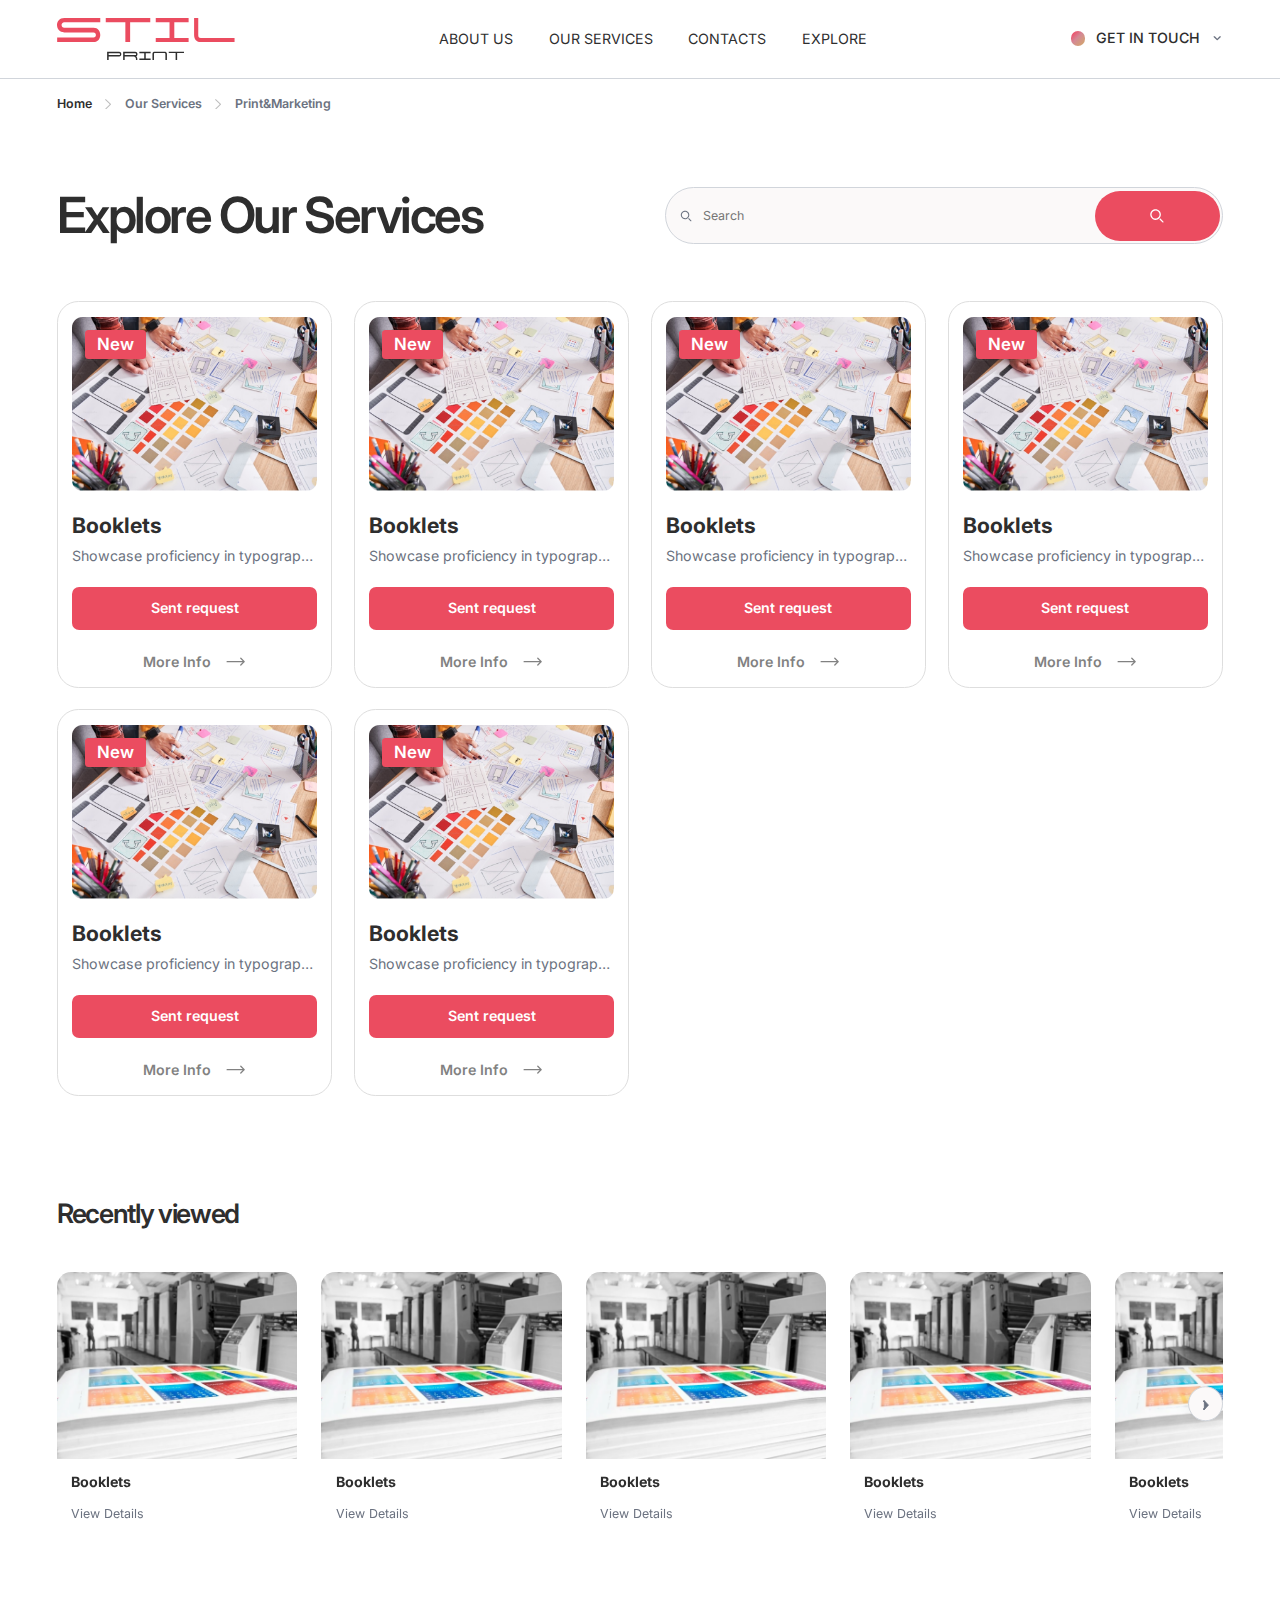
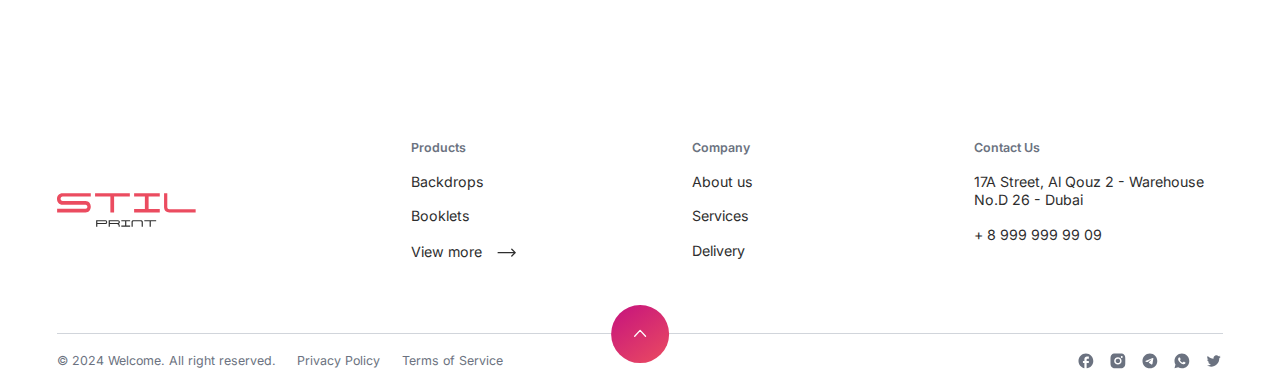
<file: category.html>
<!DOCTYPE html>
<html lang="ru">

<head>
  <meta charset="UTF-8">
  <meta http-equiv="X-UA-Compatible" content="IE=edge">
  <meta name="viewport" content="width=device-width, initial-scale=1.0">
  <title>Document</title>
  <link rel="stylesheet" href="./style/swiper-bundle.min.css">
  <link rel="stylesheet" href="style/style.css">
</head>

<body>

  <header class="header">
    <div class="container">
      <div class="header-top">
        <a href="" class="header-logo">
          <img src="./media/icons/main/logo.svg" alt="" class="header-logo-img">
        </a>
        <nav class="header-nav">
          <li class="heaer-nav-item"><a href="" class="header-nav-link">ABOUT US</a></li>
          <li class="heaer-nav-item"><a href="" class="header-nav-link">OUR SERVICES</a></li>
          <li class="heaer-nav-item"><a href="" class="header-nav-link">CONTACTS</a></li>
          <li class="heaer-nav-item"><a href="" class="header-nav-link">EXPLORE</a></li>
        </nav>
        <div class="header-drop">
          <div class="header-drop-top">
            <div class="header-drop-top-serc"></div>
            <p class="header-dpop-top-text">GET IN TOUCH</p>
            <svg class="headr-drop-top-arr" viewBox="0 0 14 14" fill="none" xmlns="http://www.w3.org/2000/svg">
              <path
                d="M7.00987 9.33341C6.7933 9.33337 6.58561 9.25156 6.43249 9.10599L3.16582 6.00124C3.08782 5.92964 3.02561 5.84399 2.98281 5.74929C2.94001 5.65459 2.91748 5.55274 2.91653 5.44968C2.91559 5.34662 2.93626 5.24441 2.97732 5.14902C3.01838 5.05363 3.07902 4.96697 3.1557 4.89409C3.23238 4.82121 3.32356 4.76358 3.42393 4.72455C3.52429 4.68552 3.63183 4.66588 3.74027 4.66678C3.8487 4.66767 3.95587 4.68909 4.0555 4.72976C4.15514 4.77044 4.24525 4.82958 4.32059 4.90371L7.00987 7.4597L9.69916 4.90371C9.85318 4.76232 10.0595 4.68409 10.2736 4.68585C10.4877 4.68762 10.6926 4.76925 10.844 4.91316C10.9954 5.05708 11.0813 5.25175 11.0831 5.45527C11.085 5.65878 11.0027 5.85485 10.8539 6.00124L7.58725 9.10599C7.43414 9.25156 7.22645 9.33337 7.00987 9.33341V9.33341Z"
                fill="#6B7280" />
            </svg>
          </div>
          <div class="header-drop-btm">
            <div class="header-drop-menu">
              <a class="header-dpor-item">
                <img src="./media/icons/seti/1.svg" alt="" class="header-drop-item-img">
                <p class="header-drop-item-text">Telegram</p>
              </a>
              <a class="header-dpor-item">
                <img src="./media/icons/seti/2.svg" alt="" class="header-drop-item-img">
                <p class="header-drop-item-text">Instagram</p>
              </a>
              <a class="header-dpor-item">
                <img src="./media/icons/seti/3.svg" alt="" class="header-drop-item-img">
                <p class="header-drop-item-text">WhatsApp</p>
              </a>
            </div>
          </div>
        </div>
        <svg class="header-top-mob-menu mob" viewBox="0 0 23 33" fill="none" xmlns="http://www.w3.org/2000/svg">
          <path d="M1.1875 8.9375H21.8125" stroke="#6B7280" stroke-width="1.5" stroke-linecap="round"
            stroke-linejoin="round" />
          <path d="M1.1875 16.5H21.8125" stroke="#6B7280" stroke-width="1.5" stroke-linecap="round"
            stroke-linejoin="round" />
          <path d="M1.1875 24.0625H21.8125" stroke="#6B7280" stroke-width="1.5" stroke-linecap="round"
            stroke-linejoin="round" />
        </svg>
      </div>
      <div class="header-btm" style="display: none">
        <div class="header-btm-list">
          <div class="header-btm-list-item">
            <div class="header-btm-item-front">
              <p class="header-btm-item-front-text">Backdrops & Exhibition</p>
              <svg class="header-btm-item-front-svg" viewBox="0 0 20 20" fill="none" xmlns="http://www.w3.org/2000/svg">
                <path d="M12.7087 8.95825L10.0003 11.8749L7.29199 8.95825" stroke="#2E2E2E" stroke-width="1.5"
                  stroke-linecap="round" stroke-linejoin="round" />
              </svg>
            </div>
            <div class="header-btm-item-btm">
              <div class="header-btm-item-wrapper">
                <div class="header-btm-item-list">
                  <div class="header-btm-item-list-item">
                    <div class="heade-btm-item-heading">
                      <svg class="header-btm-item-list-item-heading-svg" viewBox="0 0 18 18" fill="none"
                        xmlns="http://www.w3.org/2000/svg">
                        <path
                          d="M9.75043 12.7499C9.60211 12.7499 9.45714 12.7059 9.33383 12.6235C9.21053 12.5411 9.11442 12.424 9.05767 12.2869C9.00092 12.1499 8.98606 11.9991 9.01499 11.8537C9.04391 11.7082 9.11532 11.5746 9.22018 11.4697L11.6899 8.99994L9.22018 6.53019C9.14854 6.461 9.09141 6.37825 9.0521 6.28674C9.01279 6.19524 8.9921 6.09682 8.99124 5.99724C8.99037 5.89766 9.00935 5.7989 9.04706 5.70672C9.08477 5.61455 9.14046 5.53081 9.21088 5.46039C9.2813 5.38997 9.36504 5.33428 9.45721 5.29657C9.54938 5.25886 9.64814 5.23989 9.74773 5.24075C9.84731 5.24162 9.94573 5.26231 10.0372 5.30161C10.1287 5.34092 10.2115 5.39806 10.2807 5.46969L13.2807 8.46969C13.4213 8.61033 13.5003 8.80107 13.5003 8.99994C13.5003 9.19881 13.4213 9.38954 13.2807 9.53019L10.2807 12.5302C10.1401 12.6709 9.94932 12.7499 9.75043 12.7499Z"
                          fill="#FBF9F9" />
                        <path
                          d="M9.75043 12.7499C9.60211 12.7499 9.45714 12.7059 9.33383 12.6235C9.21053 12.5411 9.11442 12.424 9.05767 12.2869C9.00092 12.1499 8.98606 11.9991 9.01499 11.8537C9.04391 11.7082 9.11532 11.5746 9.22018 11.4697L11.6899 8.99994L9.22018 6.53019C9.14854 6.461 9.09141 6.37825 9.0521 6.28674C9.01279 6.19524 8.9921 6.09682 8.99124 5.99724C8.99037 5.89766 9.00935 5.7989 9.04706 5.70672C9.08477 5.61455 9.14046 5.53081 9.21088 5.46039C9.2813 5.38997 9.36504 5.33428 9.45721 5.29657C9.54938 5.25886 9.64814 5.23989 9.74773 5.24075C9.84731 5.24162 9.94573 5.26231 10.0372 5.30161C10.1287 5.34092 10.2115 5.39806 10.2807 5.46969L13.2807 8.46969C13.4213 8.61033 13.5003 8.80107 13.5003 8.99994C13.5003 9.19881 13.4213 9.38954 13.2807 9.53019L10.2807 12.5302C10.1401 12.6709 9.94932 12.7499 9.75043 12.7499Z"
                          fill="url(#paint0_linear_4419_1808)" />
                        <path
                          d="M5.25043 12.7499C5.10211 12.7499 4.95714 12.7059 4.83383 12.6235C4.71053 12.5411 4.61442 12.424 4.55767 12.2869C4.50092 12.1499 4.48606 11.9991 4.51499 11.8537C4.54391 11.7082 4.61532 11.5746 4.72018 11.4697L7.18993 8.99994L4.72018 6.53019C4.64854 6.461 4.59141 6.37825 4.5521 6.28674C4.51279 6.19524 4.4921 6.09682 4.49124 5.99724C4.49037 5.89766 4.50935 5.7989 4.54706 5.70672C4.58477 5.61455 4.64046 5.53081 4.71088 5.46039C4.7813 5.38997 4.86504 5.33428 4.95721 5.29657C5.04938 5.25886 5.14814 5.23989 5.24773 5.24075C5.34731 5.24162 5.44573 5.26231 5.53723 5.30161C5.62873 5.34092 5.71149 5.39806 5.78068 5.46969L8.78068 8.46969C8.92128 8.61033 9.00027 8.80107 9.00027 8.99994C9.00027 9.19881 8.92128 9.38954 8.78068 9.53019L5.78068 12.5302C5.64006 12.6709 5.44932 12.7499 5.25043 12.7499Z"
                          fill="#FBF9F9" />
                        <path
                          d="M5.25043 12.7499C5.10211 12.7499 4.95714 12.7059 4.83383 12.6235C4.71053 12.5411 4.61442 12.424 4.55767 12.2869C4.50092 12.1499 4.48606 11.9991 4.51499 11.8537C4.54391 11.7082 4.61532 11.5746 4.72018 11.4697L7.18993 8.99994L4.72018 6.53019C4.64854 6.461 4.59141 6.37825 4.5521 6.28674C4.51279 6.19524 4.4921 6.09682 4.49124 5.99724C4.49037 5.89766 4.50935 5.7989 4.54706 5.70672C4.58477 5.61455 4.64046 5.53081 4.71088 5.46039C4.7813 5.38997 4.86504 5.33428 4.95721 5.29657C5.04938 5.25886 5.14814 5.23989 5.24773 5.24075C5.34731 5.24162 5.44573 5.26231 5.53723 5.30161C5.62873 5.34092 5.71149 5.39806 5.78068 5.46969L8.78068 8.46969C8.92128 8.61033 9.00027 8.80107 9.00027 8.99994C9.00027 9.19881 8.92128 9.38954 8.78068 9.53019L5.78068 12.5302C5.64006 12.6709 5.44932 12.7499 5.25043 12.7499Z"
                          fill="url(#paint1_linear_4419_1808)" />
                        <defs>
                          <linearGradient id="paint0_linear_4419_1808" x1="5.40791" y1="5.47614" x2="14.5803"
                            y2="8.96374" gradientUnits="userSpaceOnUse">
                            <stop stop-color="#C5127E" />
                            <stop offset="1" stop-color="#EB4C60" />
                          </linearGradient>
                          <linearGradient id="paint1_linear_4419_1808" x1="5.40791" y1="5.47614" x2="14.5803"
                            y2="8.96374" gradientUnits="userSpaceOnUse">
                            <stop stop-color="#C5127E" />
                            <stop offset="1" stop-color="#EB4C60" />
                          </linearGradient>
                        </defs>
                      </svg>
                      <p class="header-btm-item-heading-text">Backdrops</p>
                    </div>
                    <div class="header-btm-item-list-item-list">
                      <a href="" class="header-btm-item-item">Backlit Backdrop</a>
                      <a href="" class="header-btm-item-item">Fabric Backdrop - Indoor</a>
                      <a href="" class="header-btm-item-item">Backlit Backdrop</a>
                      <a href="" class="header-btm-item-item">Fabric Backdrop - Indoor</a>
                      <a href="" class="header-btm-item-item">Backlit Backdrop</a>
                      <a href="" class="header-btm-item-item">Fabric Backdrop - Indoor</a>
                      <a href="" class="header-btm-item-item">Backlit Backdrop</a>
                      <a href="" class="header-btm-item-item">Fabric Backdrop - Indoor</a>
                    </div>
                  </div>
                  <div class="header-btm-item-list-item">
                    <div class="heade-btm-item-heading">
                      <svg class="header-btm-item-list-item-heading-svg" viewBox="0 0 18 18" fill="none"
                        xmlns="http://www.w3.org/2000/svg">
                        <path
                          d="M9.75043 12.7499C9.60211 12.7499 9.45714 12.7059 9.33383 12.6235C9.21053 12.5411 9.11442 12.424 9.05767 12.2869C9.00092 12.1499 8.98606 11.9991 9.01499 11.8537C9.04391 11.7082 9.11532 11.5746 9.22018 11.4697L11.6899 8.99994L9.22018 6.53019C9.14854 6.461 9.09141 6.37825 9.0521 6.28674C9.01279 6.19524 8.9921 6.09682 8.99124 5.99724C8.99037 5.89766 9.00935 5.7989 9.04706 5.70672C9.08477 5.61455 9.14046 5.53081 9.21088 5.46039C9.2813 5.38997 9.36504 5.33428 9.45721 5.29657C9.54938 5.25886 9.64814 5.23989 9.74773 5.24075C9.84731 5.24162 9.94573 5.26231 10.0372 5.30161C10.1287 5.34092 10.2115 5.39806 10.2807 5.46969L13.2807 8.46969C13.4213 8.61033 13.5003 8.80107 13.5003 8.99994C13.5003 9.19881 13.4213 9.38954 13.2807 9.53019L10.2807 12.5302C10.1401 12.6709 9.94932 12.7499 9.75043 12.7499Z"
                          fill="#FBF9F9" />
                        <path
                          d="M9.75043 12.7499C9.60211 12.7499 9.45714 12.7059 9.33383 12.6235C9.21053 12.5411 9.11442 12.424 9.05767 12.2869C9.00092 12.1499 8.98606 11.9991 9.01499 11.8537C9.04391 11.7082 9.11532 11.5746 9.22018 11.4697L11.6899 8.99994L9.22018 6.53019C9.14854 6.461 9.09141 6.37825 9.0521 6.28674C9.01279 6.19524 8.9921 6.09682 8.99124 5.99724C8.99037 5.89766 9.00935 5.7989 9.04706 5.70672C9.08477 5.61455 9.14046 5.53081 9.21088 5.46039C9.2813 5.38997 9.36504 5.33428 9.45721 5.29657C9.54938 5.25886 9.64814 5.23989 9.74773 5.24075C9.84731 5.24162 9.94573 5.26231 10.0372 5.30161C10.1287 5.34092 10.2115 5.39806 10.2807 5.46969L13.2807 8.46969C13.4213 8.61033 13.5003 8.80107 13.5003 8.99994C13.5003 9.19881 13.4213 9.38954 13.2807 9.53019L10.2807 12.5302C10.1401 12.6709 9.94932 12.7499 9.75043 12.7499Z"
                          fill="url(#paint0_linear_4419_1808)" />
                        <path
                          d="M5.25043 12.7499C5.10211 12.7499 4.95714 12.7059 4.83383 12.6235C4.71053 12.5411 4.61442 12.424 4.55767 12.2869C4.50092 12.1499 4.48606 11.9991 4.51499 11.8537C4.54391 11.7082 4.61532 11.5746 4.72018 11.4697L7.18993 8.99994L4.72018 6.53019C4.64854 6.461 4.59141 6.37825 4.5521 6.28674C4.51279 6.19524 4.4921 6.09682 4.49124 5.99724C4.49037 5.89766 4.50935 5.7989 4.54706 5.70672C4.58477 5.61455 4.64046 5.53081 4.71088 5.46039C4.7813 5.38997 4.86504 5.33428 4.95721 5.29657C5.04938 5.25886 5.14814 5.23989 5.24773 5.24075C5.34731 5.24162 5.44573 5.26231 5.53723 5.30161C5.62873 5.34092 5.71149 5.39806 5.78068 5.46969L8.78068 8.46969C8.92128 8.61033 9.00027 8.80107 9.00027 8.99994C9.00027 9.19881 8.92128 9.38954 8.78068 9.53019L5.78068 12.5302C5.64006 12.6709 5.44932 12.7499 5.25043 12.7499Z"
                          fill="#FBF9F9" />
                        <path
                          d="M5.25043 12.7499C5.10211 12.7499 4.95714 12.7059 4.83383 12.6235C4.71053 12.5411 4.61442 12.424 4.55767 12.2869C4.50092 12.1499 4.48606 11.9991 4.51499 11.8537C4.54391 11.7082 4.61532 11.5746 4.72018 11.4697L7.18993 8.99994L4.72018 6.53019C4.64854 6.461 4.59141 6.37825 4.5521 6.28674C4.51279 6.19524 4.4921 6.09682 4.49124 5.99724C4.49037 5.89766 4.50935 5.7989 4.54706 5.70672C4.58477 5.61455 4.64046 5.53081 4.71088 5.46039C4.7813 5.38997 4.86504 5.33428 4.95721 5.29657C5.04938 5.25886 5.14814 5.23989 5.24773 5.24075C5.34731 5.24162 5.44573 5.26231 5.53723 5.30161C5.62873 5.34092 5.71149 5.39806 5.78068 5.46969L8.78068 8.46969C8.92128 8.61033 9.00027 8.80107 9.00027 8.99994C9.00027 9.19881 8.92128 9.38954 8.78068 9.53019L5.78068 12.5302C5.64006 12.6709 5.44932 12.7499 5.25043 12.7499Z"
                          fill="url(#paint1_linear_4419_1808)" />
                        <defs>
                          <linearGradient id="paint0_linear_4419_1808" x1="5.40791" y1="5.47614" x2="14.5803"
                            y2="8.96374" gradientUnits="userSpaceOnUse">
                            <stop stop-color="#C5127E" />
                            <stop offset="1" stop-color="#EB4C60" />
                          </linearGradient>
                          <linearGradient id="paint1_linear_4419_1808" x1="5.40791" y1="5.47614" x2="14.5803"
                            y2="8.96374" gradientUnits="userSpaceOnUse">
                            <stop stop-color="#C5127E" />
                            <stop offset="1" stop-color="#EB4C60" />
                          </linearGradient>
                        </defs>
                      </svg>
                      <p class="header-btm-item-heading-text">Backdrops</p>
                    </div>
                    <div class="header-btm-item-list-item-list">
                      <a href="" class="header-btm-item-item">Backlit Backdrop</a>
                      <a href="" class="header-btm-item-item">Fabric Backdrop - Indoor</a>
                      <a href="" class="header-btm-item-item">Backlit Backdrop</a>
                      <a href="" class="header-btm-item-item">Fabric Backdrop - Indoor</a>
                      <a href="" class="header-btm-item-item">Backlit Backdrop</a>
                      <a href="" class="header-btm-item-item">Fabric Backdrop - Indoor</a>
                      <a href="" class="header-btm-item-item">Backlit Backdrop</a>
                      <a href="" class="header-btm-item-item">Fabric Backdrop - Indoor</a>
                    </div>
                  </div>
                  <div class="header-btm-item-list-item">
                    <div class="heade-btm-item-heading">
                      <svg class="header-btm-item-list-item-heading-svg" viewBox="0 0 18 18" fill="none"
                        xmlns="http://www.w3.org/2000/svg">
                        <path
                          d="M9.75043 12.7499C9.60211 12.7499 9.45714 12.7059 9.33383 12.6235C9.21053 12.5411 9.11442 12.424 9.05767 12.2869C9.00092 12.1499 8.98606 11.9991 9.01499 11.8537C9.04391 11.7082 9.11532 11.5746 9.22018 11.4697L11.6899 8.99994L9.22018 6.53019C9.14854 6.461 9.09141 6.37825 9.0521 6.28674C9.01279 6.19524 8.9921 6.09682 8.99124 5.99724C8.99037 5.89766 9.00935 5.7989 9.04706 5.70672C9.08477 5.61455 9.14046 5.53081 9.21088 5.46039C9.2813 5.38997 9.36504 5.33428 9.45721 5.29657C9.54938 5.25886 9.64814 5.23989 9.74773 5.24075C9.84731 5.24162 9.94573 5.26231 10.0372 5.30161C10.1287 5.34092 10.2115 5.39806 10.2807 5.46969L13.2807 8.46969C13.4213 8.61033 13.5003 8.80107 13.5003 8.99994C13.5003 9.19881 13.4213 9.38954 13.2807 9.53019L10.2807 12.5302C10.1401 12.6709 9.94932 12.7499 9.75043 12.7499Z"
                          fill="#FBF9F9" />
                        <path
                          d="M9.75043 12.7499C9.60211 12.7499 9.45714 12.7059 9.33383 12.6235C9.21053 12.5411 9.11442 12.424 9.05767 12.2869C9.00092 12.1499 8.98606 11.9991 9.01499 11.8537C9.04391 11.7082 9.11532 11.5746 9.22018 11.4697L11.6899 8.99994L9.22018 6.53019C9.14854 6.461 9.09141 6.37825 9.0521 6.28674C9.01279 6.19524 8.9921 6.09682 8.99124 5.99724C8.99037 5.89766 9.00935 5.7989 9.04706 5.70672C9.08477 5.61455 9.14046 5.53081 9.21088 5.46039C9.2813 5.38997 9.36504 5.33428 9.45721 5.29657C9.54938 5.25886 9.64814 5.23989 9.74773 5.24075C9.84731 5.24162 9.94573 5.26231 10.0372 5.30161C10.1287 5.34092 10.2115 5.39806 10.2807 5.46969L13.2807 8.46969C13.4213 8.61033 13.5003 8.80107 13.5003 8.99994C13.5003 9.19881 13.4213 9.38954 13.2807 9.53019L10.2807 12.5302C10.1401 12.6709 9.94932 12.7499 9.75043 12.7499Z"
                          fill="url(#paint0_linear_4419_1808)" />
                        <path
                          d="M5.25043 12.7499C5.10211 12.7499 4.95714 12.7059 4.83383 12.6235C4.71053 12.5411 4.61442 12.424 4.55767 12.2869C4.50092 12.1499 4.48606 11.9991 4.51499 11.8537C4.54391 11.7082 4.61532 11.5746 4.72018 11.4697L7.18993 8.99994L4.72018 6.53019C4.64854 6.461 4.59141 6.37825 4.5521 6.28674C4.51279 6.19524 4.4921 6.09682 4.49124 5.99724C4.49037 5.89766 4.50935 5.7989 4.54706 5.70672C4.58477 5.61455 4.64046 5.53081 4.71088 5.46039C4.7813 5.38997 4.86504 5.33428 4.95721 5.29657C5.04938 5.25886 5.14814 5.23989 5.24773 5.24075C5.34731 5.24162 5.44573 5.26231 5.53723 5.30161C5.62873 5.34092 5.71149 5.39806 5.78068 5.46969L8.78068 8.46969C8.92128 8.61033 9.00027 8.80107 9.00027 8.99994C9.00027 9.19881 8.92128 9.38954 8.78068 9.53019L5.78068 12.5302C5.64006 12.6709 5.44932 12.7499 5.25043 12.7499Z"
                          fill="#FBF9F9" />
                        <path
                          d="M5.25043 12.7499C5.10211 12.7499 4.95714 12.7059 4.83383 12.6235C4.71053 12.5411 4.61442 12.424 4.55767 12.2869C4.50092 12.1499 4.48606 11.9991 4.51499 11.8537C4.54391 11.7082 4.61532 11.5746 4.72018 11.4697L7.18993 8.99994L4.72018 6.53019C4.64854 6.461 4.59141 6.37825 4.5521 6.28674C4.51279 6.19524 4.4921 6.09682 4.49124 5.99724C4.49037 5.89766 4.50935 5.7989 4.54706 5.70672C4.58477 5.61455 4.64046 5.53081 4.71088 5.46039C4.7813 5.38997 4.86504 5.33428 4.95721 5.29657C5.04938 5.25886 5.14814 5.23989 5.24773 5.24075C5.34731 5.24162 5.44573 5.26231 5.53723 5.30161C5.62873 5.34092 5.71149 5.39806 5.78068 5.46969L8.78068 8.46969C8.92128 8.61033 9.00027 8.80107 9.00027 8.99994C9.00027 9.19881 8.92128 9.38954 8.78068 9.53019L5.78068 12.5302C5.64006 12.6709 5.44932 12.7499 5.25043 12.7499Z"
                          fill="url(#paint1_linear_4419_1808)" />
                        <defs>
                          <linearGradient id="paint0_linear_4419_1808" x1="5.40791" y1="5.47614" x2="14.5803"
                            y2="8.96374" gradientUnits="userSpaceOnUse">
                            <stop stop-color="#C5127E" />
                            <stop offset="1" stop-color="#EB4C60" />
                          </linearGradient>
                          <linearGradient id="paint1_linear_4419_1808" x1="5.40791" y1="5.47614" x2="14.5803"
                            y2="8.96374" gradientUnits="userSpaceOnUse">
                            <stop stop-color="#C5127E" />
                            <stop offset="1" stop-color="#EB4C60" />
                          </linearGradient>
                        </defs>
                      </svg>
                      <p class="header-btm-item-heading-text">Backdrops</p>
                    </div>
                    <div class="header-btm-item-list-item-list">
                      <a href="" class="header-btm-item-item">Backlit Backdrop</a>
                      <a href="" class="header-btm-item-item">Fabric Backdrop - Indoor</a>
                      <a href="" class="header-btm-item-item">Backlit Backdrop</a>
                      <a href="" class="header-btm-item-item">Fabric Backdrop - Indoor</a>
                      <a href="" class="header-btm-item-item">Backlit Backdrop</a>
                      <a href="" class="header-btm-item-item">Fabric Backdrop - Indoor</a>
                      <a href="" class="header-btm-item-item">Backlit Backdrop</a>
                      <a href="" class="header-btm-item-item">Fabric Backdrop - Indoor</a>
                    </div>
                  </div>
                  <div class="header-btm-item-list-item">
                    <div class="heade-btm-item-heading">
                      <svg class="header-btm-item-list-item-heading-svg" viewBox="0 0 18 18" fill="none"
                        xmlns="http://www.w3.org/2000/svg">
                        <path
                          d="M9.75043 12.7499C9.60211 12.7499 9.45714 12.7059 9.33383 12.6235C9.21053 12.5411 9.11442 12.424 9.05767 12.2869C9.00092 12.1499 8.98606 11.9991 9.01499 11.8537C9.04391 11.7082 9.11532 11.5746 9.22018 11.4697L11.6899 8.99994L9.22018 6.53019C9.14854 6.461 9.09141 6.37825 9.0521 6.28674C9.01279 6.19524 8.9921 6.09682 8.99124 5.99724C8.99037 5.89766 9.00935 5.7989 9.04706 5.70672C9.08477 5.61455 9.14046 5.53081 9.21088 5.46039C9.2813 5.38997 9.36504 5.33428 9.45721 5.29657C9.54938 5.25886 9.64814 5.23989 9.74773 5.24075C9.84731 5.24162 9.94573 5.26231 10.0372 5.30161C10.1287 5.34092 10.2115 5.39806 10.2807 5.46969L13.2807 8.46969C13.4213 8.61033 13.5003 8.80107 13.5003 8.99994C13.5003 9.19881 13.4213 9.38954 13.2807 9.53019L10.2807 12.5302C10.1401 12.6709 9.94932 12.7499 9.75043 12.7499Z"
                          fill="#FBF9F9" />
                        <path
                          d="M9.75043 12.7499C9.60211 12.7499 9.45714 12.7059 9.33383 12.6235C9.21053 12.5411 9.11442 12.424 9.05767 12.2869C9.00092 12.1499 8.98606 11.9991 9.01499 11.8537C9.04391 11.7082 9.11532 11.5746 9.22018 11.4697L11.6899 8.99994L9.22018 6.53019C9.14854 6.461 9.09141 6.37825 9.0521 6.28674C9.01279 6.19524 8.9921 6.09682 8.99124 5.99724C8.99037 5.89766 9.00935 5.7989 9.04706 5.70672C9.08477 5.61455 9.14046 5.53081 9.21088 5.46039C9.2813 5.38997 9.36504 5.33428 9.45721 5.29657C9.54938 5.25886 9.64814 5.23989 9.74773 5.24075C9.84731 5.24162 9.94573 5.26231 10.0372 5.30161C10.1287 5.34092 10.2115 5.39806 10.2807 5.46969L13.2807 8.46969C13.4213 8.61033 13.5003 8.80107 13.5003 8.99994C13.5003 9.19881 13.4213 9.38954 13.2807 9.53019L10.2807 12.5302C10.1401 12.6709 9.94932 12.7499 9.75043 12.7499Z"
                          fill="url(#paint0_linear_4419_1808)" />
                        <path
                          d="M5.25043 12.7499C5.10211 12.7499 4.95714 12.7059 4.83383 12.6235C4.71053 12.5411 4.61442 12.424 4.55767 12.2869C4.50092 12.1499 4.48606 11.9991 4.51499 11.8537C4.54391 11.7082 4.61532 11.5746 4.72018 11.4697L7.18993 8.99994L4.72018 6.53019C4.64854 6.461 4.59141 6.37825 4.5521 6.28674C4.51279 6.19524 4.4921 6.09682 4.49124 5.99724C4.49037 5.89766 4.50935 5.7989 4.54706 5.70672C4.58477 5.61455 4.64046 5.53081 4.71088 5.46039C4.7813 5.38997 4.86504 5.33428 4.95721 5.29657C5.04938 5.25886 5.14814 5.23989 5.24773 5.24075C5.34731 5.24162 5.44573 5.26231 5.53723 5.30161C5.62873 5.34092 5.71149 5.39806 5.78068 5.46969L8.78068 8.46969C8.92128 8.61033 9.00027 8.80107 9.00027 8.99994C9.00027 9.19881 8.92128 9.38954 8.78068 9.53019L5.78068 12.5302C5.64006 12.6709 5.44932 12.7499 5.25043 12.7499Z"
                          fill="#FBF9F9" />
                        <path
                          d="M5.25043 12.7499C5.10211 12.7499 4.95714 12.7059 4.83383 12.6235C4.71053 12.5411 4.61442 12.424 4.55767 12.2869C4.50092 12.1499 4.48606 11.9991 4.51499 11.8537C4.54391 11.7082 4.61532 11.5746 4.72018 11.4697L7.18993 8.99994L4.72018 6.53019C4.64854 6.461 4.59141 6.37825 4.5521 6.28674C4.51279 6.19524 4.4921 6.09682 4.49124 5.99724C4.49037 5.89766 4.50935 5.7989 4.54706 5.70672C4.58477 5.61455 4.64046 5.53081 4.71088 5.46039C4.7813 5.38997 4.86504 5.33428 4.95721 5.29657C5.04938 5.25886 5.14814 5.23989 5.24773 5.24075C5.34731 5.24162 5.44573 5.26231 5.53723 5.30161C5.62873 5.34092 5.71149 5.39806 5.78068 5.46969L8.78068 8.46969C8.92128 8.61033 9.00027 8.80107 9.00027 8.99994C9.00027 9.19881 8.92128 9.38954 8.78068 9.53019L5.78068 12.5302C5.64006 12.6709 5.44932 12.7499 5.25043 12.7499Z"
                          fill="url(#paint1_linear_4419_1808)" />
                        <defs>
                          <linearGradient id="paint0_linear_4419_1808" x1="5.40791" y1="5.47614" x2="14.5803"
                            y2="8.96374" gradientUnits="userSpaceOnUse">
                            <stop stop-color="#C5127E" />
                            <stop offset="1" stop-color="#EB4C60" />
                          </linearGradient>
                          <linearGradient id="paint1_linear_4419_1808" x1="5.40791" y1="5.47614" x2="14.5803"
                            y2="8.96374" gradientUnits="userSpaceOnUse">
                            <stop stop-color="#C5127E" />
                            <stop offset="1" stop-color="#EB4C60" />
                          </linearGradient>
                        </defs>
                      </svg>
                      <p class="header-btm-item-heading-text">Backdrops</p>
                    </div>
                    <div class="header-btm-item-list-item-list">
                      <a href="" class="header-btm-item-item">Backlit Backdrop</a>
                      <a href="" class="header-btm-item-item">Fabric Backdrop - Indoor</a>
                      <a href="" class="header-btm-item-item">Backlit Backdrop</a>
                      <a href="" class="header-btm-item-item">Fabric Backdrop - Indoor</a>
                      <a href="" class="header-btm-item-item">Backlit Backdrop</a>
                      <a href="" class="header-btm-item-item">Fabric Backdrop - Indoor</a>
                      <a href="" class="header-btm-item-item">Backlit Backdrop</a>
                      <a href="" class="header-btm-item-item">Fabric Backdrop - Indoor</a>
                    </div>
                  </div>
                  <div class="header-btm-item-list-item">
                    <div class="heade-btm-item-heading">
                      <svg class="header-btm-item-list-item-heading-svg" viewBox="0 0 18 18" fill="none"
                        xmlns="http://www.w3.org/2000/svg">
                        <path
                          d="M9.75043 12.7499C9.60211 12.7499 9.45714 12.7059 9.33383 12.6235C9.21053 12.5411 9.11442 12.424 9.05767 12.2869C9.00092 12.1499 8.98606 11.9991 9.01499 11.8537C9.04391 11.7082 9.11532 11.5746 9.22018 11.4697L11.6899 8.99994L9.22018 6.53019C9.14854 6.461 9.09141 6.37825 9.0521 6.28674C9.01279 6.19524 8.9921 6.09682 8.99124 5.99724C8.99037 5.89766 9.00935 5.7989 9.04706 5.70672C9.08477 5.61455 9.14046 5.53081 9.21088 5.46039C9.2813 5.38997 9.36504 5.33428 9.45721 5.29657C9.54938 5.25886 9.64814 5.23989 9.74773 5.24075C9.84731 5.24162 9.94573 5.26231 10.0372 5.30161C10.1287 5.34092 10.2115 5.39806 10.2807 5.46969L13.2807 8.46969C13.4213 8.61033 13.5003 8.80107 13.5003 8.99994C13.5003 9.19881 13.4213 9.38954 13.2807 9.53019L10.2807 12.5302C10.1401 12.6709 9.94932 12.7499 9.75043 12.7499Z"
                          fill="#FBF9F9" />
                        <path
                          d="M9.75043 12.7499C9.60211 12.7499 9.45714 12.7059 9.33383 12.6235C9.21053 12.5411 9.11442 12.424 9.05767 12.2869C9.00092 12.1499 8.98606 11.9991 9.01499 11.8537C9.04391 11.7082 9.11532 11.5746 9.22018 11.4697L11.6899 8.99994L9.22018 6.53019C9.14854 6.461 9.09141 6.37825 9.0521 6.28674C9.01279 6.19524 8.9921 6.09682 8.99124 5.99724C8.99037 5.89766 9.00935 5.7989 9.04706 5.70672C9.08477 5.61455 9.14046 5.53081 9.21088 5.46039C9.2813 5.38997 9.36504 5.33428 9.45721 5.29657C9.54938 5.25886 9.64814 5.23989 9.74773 5.24075C9.84731 5.24162 9.94573 5.26231 10.0372 5.30161C10.1287 5.34092 10.2115 5.39806 10.2807 5.46969L13.2807 8.46969C13.4213 8.61033 13.5003 8.80107 13.5003 8.99994C13.5003 9.19881 13.4213 9.38954 13.2807 9.53019L10.2807 12.5302C10.1401 12.6709 9.94932 12.7499 9.75043 12.7499Z"
                          fill="url(#paint0_linear_4419_1808)" />
                        <path
                          d="M5.25043 12.7499C5.10211 12.7499 4.95714 12.7059 4.83383 12.6235C4.71053 12.5411 4.61442 12.424 4.55767 12.2869C4.50092 12.1499 4.48606 11.9991 4.51499 11.8537C4.54391 11.7082 4.61532 11.5746 4.72018 11.4697L7.18993 8.99994L4.72018 6.53019C4.64854 6.461 4.59141 6.37825 4.5521 6.28674C4.51279 6.19524 4.4921 6.09682 4.49124 5.99724C4.49037 5.89766 4.50935 5.7989 4.54706 5.70672C4.58477 5.61455 4.64046 5.53081 4.71088 5.46039C4.7813 5.38997 4.86504 5.33428 4.95721 5.29657C5.04938 5.25886 5.14814 5.23989 5.24773 5.24075C5.34731 5.24162 5.44573 5.26231 5.53723 5.30161C5.62873 5.34092 5.71149 5.39806 5.78068 5.46969L8.78068 8.46969C8.92128 8.61033 9.00027 8.80107 9.00027 8.99994C9.00027 9.19881 8.92128 9.38954 8.78068 9.53019L5.78068 12.5302C5.64006 12.6709 5.44932 12.7499 5.25043 12.7499Z"
                          fill="#FBF9F9" />
                        <path
                          d="M5.25043 12.7499C5.10211 12.7499 4.95714 12.7059 4.83383 12.6235C4.71053 12.5411 4.61442 12.424 4.55767 12.2869C4.50092 12.1499 4.48606 11.9991 4.51499 11.8537C4.54391 11.7082 4.61532 11.5746 4.72018 11.4697L7.18993 8.99994L4.72018 6.53019C4.64854 6.461 4.59141 6.37825 4.5521 6.28674C4.51279 6.19524 4.4921 6.09682 4.49124 5.99724C4.49037 5.89766 4.50935 5.7989 4.54706 5.70672C4.58477 5.61455 4.64046 5.53081 4.71088 5.46039C4.7813 5.38997 4.86504 5.33428 4.95721 5.29657C5.04938 5.25886 5.14814 5.23989 5.24773 5.24075C5.34731 5.24162 5.44573 5.26231 5.53723 5.30161C5.62873 5.34092 5.71149 5.39806 5.78068 5.46969L8.78068 8.46969C8.92128 8.61033 9.00027 8.80107 9.00027 8.99994C9.00027 9.19881 8.92128 9.38954 8.78068 9.53019L5.78068 12.5302C5.64006 12.6709 5.44932 12.7499 5.25043 12.7499Z"
                          fill="url(#paint1_linear_4419_1808)" />
                        <defs>
                          <linearGradient id="paint0_linear_4419_1808" x1="5.40791" y1="5.47614" x2="14.5803"
                            y2="8.96374" gradientUnits="userSpaceOnUse">
                            <stop stop-color="#C5127E" />
                            <stop offset="1" stop-color="#EB4C60" />
                          </linearGradient>
                          <linearGradient id="paint1_linear_4419_1808" x1="5.40791" y1="5.47614" x2="14.5803"
                            y2="8.96374" gradientUnits="userSpaceOnUse">
                            <stop stop-color="#C5127E" />
                            <stop offset="1" stop-color="#EB4C60" />
                          </linearGradient>
                        </defs>
                      </svg>
                      <p class="header-btm-item-heading-text">Backdrops</p>
                    </div>
                    <div class="header-btm-item-list-item-list">
                      <a href="" class="header-btm-item-item">Backlit Backdrop</a>
                      <a href="" class="header-btm-item-item">Fabric Backdrop - Indoor</a>
                      <a href="" class="header-btm-item-item">Backlit Backdrop</a>
                      <a href="" class="header-btm-item-item">Fabric Backdrop - Indoor</a>
                      <a href="" class="header-btm-item-item">Backlit Backdrop</a>
                      <a href="" class="header-btm-item-item">Fabric Backdrop - Indoor</a>
                      <a href="" class="header-btm-item-item">Backlit Backdrop</a>
                      <a href="" class="header-btm-item-item">Fabric Backdrop - Indoor</a>
                    </div>
                  </div>
                </div>
              </div>
            </div>
          </div>
          <div class="header-btm-list-item">
            <div class="header-btm-item-front">
              <p class="header-btm-item-front-text">Corporate Gifts & Bags</p>
              <svg class="header-btm-item-front-svg" viewBox="0 0 20 20" fill="none" xmlns="http://www.w3.org/2000/svg">
                <path d="M12.7087 8.95825L10.0003 11.8749L7.29199 8.95825" stroke="#2E2E2E" stroke-width="1.5"
                  stroke-linecap="round" stroke-linejoin="round" />
              </svg>
            </div>
            <div class="header-btm-item-btm">
              <div class="header-btm-item-wrapper">
                <div class="header-btm-item-list">
                  <div class="header-btm-item-list-item">
                    <div class="heade-btm-item-heading">
                      <svg class="header-btm-item-list-item-heading-svg" viewBox="0 0 18 18" fill="none"
                        xmlns="http://www.w3.org/2000/svg">
                        <path
                          d="M9.75043 12.7499C9.60211 12.7499 9.45714 12.7059 9.33383 12.6235C9.21053 12.5411 9.11442 12.424 9.05767 12.2869C9.00092 12.1499 8.98606 11.9991 9.01499 11.8537C9.04391 11.7082 9.11532 11.5746 9.22018 11.4697L11.6899 8.99994L9.22018 6.53019C9.14854 6.461 9.09141 6.37825 9.0521 6.28674C9.01279 6.19524 8.9921 6.09682 8.99124 5.99724C8.99037 5.89766 9.00935 5.7989 9.04706 5.70672C9.08477 5.61455 9.14046 5.53081 9.21088 5.46039C9.2813 5.38997 9.36504 5.33428 9.45721 5.29657C9.54938 5.25886 9.64814 5.23989 9.74773 5.24075C9.84731 5.24162 9.94573 5.26231 10.0372 5.30161C10.1287 5.34092 10.2115 5.39806 10.2807 5.46969L13.2807 8.46969C13.4213 8.61033 13.5003 8.80107 13.5003 8.99994C13.5003 9.19881 13.4213 9.38954 13.2807 9.53019L10.2807 12.5302C10.1401 12.6709 9.94932 12.7499 9.75043 12.7499Z"
                          fill="#FBF9F9" />
                        <path
                          d="M9.75043 12.7499C9.60211 12.7499 9.45714 12.7059 9.33383 12.6235C9.21053 12.5411 9.11442 12.424 9.05767 12.2869C9.00092 12.1499 8.98606 11.9991 9.01499 11.8537C9.04391 11.7082 9.11532 11.5746 9.22018 11.4697L11.6899 8.99994L9.22018 6.53019C9.14854 6.461 9.09141 6.37825 9.0521 6.28674C9.01279 6.19524 8.9921 6.09682 8.99124 5.99724C8.99037 5.89766 9.00935 5.7989 9.04706 5.70672C9.08477 5.61455 9.14046 5.53081 9.21088 5.46039C9.2813 5.38997 9.36504 5.33428 9.45721 5.29657C9.54938 5.25886 9.64814 5.23989 9.74773 5.24075C9.84731 5.24162 9.94573 5.26231 10.0372 5.30161C10.1287 5.34092 10.2115 5.39806 10.2807 5.46969L13.2807 8.46969C13.4213 8.61033 13.5003 8.80107 13.5003 8.99994C13.5003 9.19881 13.4213 9.38954 13.2807 9.53019L10.2807 12.5302C10.1401 12.6709 9.94932 12.7499 9.75043 12.7499Z"
                          fill="url(#paint0_linear_4419_1808)" />
                        <path
                          d="M5.25043 12.7499C5.10211 12.7499 4.95714 12.7059 4.83383 12.6235C4.71053 12.5411 4.61442 12.424 4.55767 12.2869C4.50092 12.1499 4.48606 11.9991 4.51499 11.8537C4.54391 11.7082 4.61532 11.5746 4.72018 11.4697L7.18993 8.99994L4.72018 6.53019C4.64854 6.461 4.59141 6.37825 4.5521 6.28674C4.51279 6.19524 4.4921 6.09682 4.49124 5.99724C4.49037 5.89766 4.50935 5.7989 4.54706 5.70672C4.58477 5.61455 4.64046 5.53081 4.71088 5.46039C4.7813 5.38997 4.86504 5.33428 4.95721 5.29657C5.04938 5.25886 5.14814 5.23989 5.24773 5.24075C5.34731 5.24162 5.44573 5.26231 5.53723 5.30161C5.62873 5.34092 5.71149 5.39806 5.78068 5.46969L8.78068 8.46969C8.92128 8.61033 9.00027 8.80107 9.00027 8.99994C9.00027 9.19881 8.92128 9.38954 8.78068 9.53019L5.78068 12.5302C5.64006 12.6709 5.44932 12.7499 5.25043 12.7499Z"
                          fill="#FBF9F9" />
                        <path
                          d="M5.25043 12.7499C5.10211 12.7499 4.95714 12.7059 4.83383 12.6235C4.71053 12.5411 4.61442 12.424 4.55767 12.2869C4.50092 12.1499 4.48606 11.9991 4.51499 11.8537C4.54391 11.7082 4.61532 11.5746 4.72018 11.4697L7.18993 8.99994L4.72018 6.53019C4.64854 6.461 4.59141 6.37825 4.5521 6.28674C4.51279 6.19524 4.4921 6.09682 4.49124 5.99724C4.49037 5.89766 4.50935 5.7989 4.54706 5.70672C4.58477 5.61455 4.64046 5.53081 4.71088 5.46039C4.7813 5.38997 4.86504 5.33428 4.95721 5.29657C5.04938 5.25886 5.14814 5.23989 5.24773 5.24075C5.34731 5.24162 5.44573 5.26231 5.53723 5.30161C5.62873 5.34092 5.71149 5.39806 5.78068 5.46969L8.78068 8.46969C8.92128 8.61033 9.00027 8.80107 9.00027 8.99994C9.00027 9.19881 8.92128 9.38954 8.78068 9.53019L5.78068 12.5302C5.64006 12.6709 5.44932 12.7499 5.25043 12.7499Z"
                          fill="url(#paint1_linear_4419_1808)" />
                        <defs>
                          <linearGradient id="paint0_linear_4419_1808" x1="5.40791" y1="5.47614" x2="14.5803"
                            y2="8.96374" gradientUnits="userSpaceOnUse">
                            <stop stop-color="#C5127E" />
                            <stop offset="1" stop-color="#EB4C60" />
                          </linearGradient>
                          <linearGradient id="paint1_linear_4419_1808" x1="5.40791" y1="5.47614" x2="14.5803"
                            y2="8.96374" gradientUnits="userSpaceOnUse">
                            <stop stop-color="#C5127E" />
                            <stop offset="1" stop-color="#EB4C60" />
                          </linearGradient>
                        </defs>
                      </svg>
                      <p class="header-btm-item-heading-text">Backdrops</p>
                    </div>
                    <div class="header-btm-item-list-item-list">
                      <a href="" class="header-btm-item-item">Backlit Backdrop</a>
                      <a href="" class="header-btm-item-item">Fabric Backdrop - Indoor</a>
                      <a href="" class="header-btm-item-item">Backlit Backdrop</a>
                      <a href="" class="header-btm-item-item">Fabric Backdrop - Indoor</a>
                      <a href="" class="header-btm-item-item">Backlit Backdrop</a>
                      <a href="" class="header-btm-item-item">Fabric Backdrop - Indoor</a>
                      <a href="" class="header-btm-item-item">Backlit Backdrop</a>
                      <a href="" class="header-btm-item-item">Fabric Backdrop - Indoor</a>
                    </div>
                  </div>
                  <div class="header-btm-item-list-item">
                    <div class="heade-btm-item-heading">
                      <svg class="header-btm-item-list-item-heading-svg" viewBox="0 0 18 18" fill="none"
                        xmlns="http://www.w3.org/2000/svg">
                        <path
                          d="M9.75043 12.7499C9.60211 12.7499 9.45714 12.7059 9.33383 12.6235C9.21053 12.5411 9.11442 12.424 9.05767 12.2869C9.00092 12.1499 8.98606 11.9991 9.01499 11.8537C9.04391 11.7082 9.11532 11.5746 9.22018 11.4697L11.6899 8.99994L9.22018 6.53019C9.14854 6.461 9.09141 6.37825 9.0521 6.28674C9.01279 6.19524 8.9921 6.09682 8.99124 5.99724C8.99037 5.89766 9.00935 5.7989 9.04706 5.70672C9.08477 5.61455 9.14046 5.53081 9.21088 5.46039C9.2813 5.38997 9.36504 5.33428 9.45721 5.29657C9.54938 5.25886 9.64814 5.23989 9.74773 5.24075C9.84731 5.24162 9.94573 5.26231 10.0372 5.30161C10.1287 5.34092 10.2115 5.39806 10.2807 5.46969L13.2807 8.46969C13.4213 8.61033 13.5003 8.80107 13.5003 8.99994C13.5003 9.19881 13.4213 9.38954 13.2807 9.53019L10.2807 12.5302C10.1401 12.6709 9.94932 12.7499 9.75043 12.7499Z"
                          fill="#FBF9F9" />
                        <path
                          d="M9.75043 12.7499C9.60211 12.7499 9.45714 12.7059 9.33383 12.6235C9.21053 12.5411 9.11442 12.424 9.05767 12.2869C9.00092 12.1499 8.98606 11.9991 9.01499 11.8537C9.04391 11.7082 9.11532 11.5746 9.22018 11.4697L11.6899 8.99994L9.22018 6.53019C9.14854 6.461 9.09141 6.37825 9.0521 6.28674C9.01279 6.19524 8.9921 6.09682 8.99124 5.99724C8.99037 5.89766 9.00935 5.7989 9.04706 5.70672C9.08477 5.61455 9.14046 5.53081 9.21088 5.46039C9.2813 5.38997 9.36504 5.33428 9.45721 5.29657C9.54938 5.25886 9.64814 5.23989 9.74773 5.24075C9.84731 5.24162 9.94573 5.26231 10.0372 5.30161C10.1287 5.34092 10.2115 5.39806 10.2807 5.46969L13.2807 8.46969C13.4213 8.61033 13.5003 8.80107 13.5003 8.99994C13.5003 9.19881 13.4213 9.38954 13.2807 9.53019L10.2807 12.5302C10.1401 12.6709 9.94932 12.7499 9.75043 12.7499Z"
                          fill="url(#paint0_linear_4419_1808)" />
                        <path
                          d="M5.25043 12.7499C5.10211 12.7499 4.95714 12.7059 4.83383 12.6235C4.71053 12.5411 4.61442 12.424 4.55767 12.2869C4.50092 12.1499 4.48606 11.9991 4.51499 11.8537C4.54391 11.7082 4.61532 11.5746 4.72018 11.4697L7.18993 8.99994L4.72018 6.53019C4.64854 6.461 4.59141 6.37825 4.5521 6.28674C4.51279 6.19524 4.4921 6.09682 4.49124 5.99724C4.49037 5.89766 4.50935 5.7989 4.54706 5.70672C4.58477 5.61455 4.64046 5.53081 4.71088 5.46039C4.7813 5.38997 4.86504 5.33428 4.95721 5.29657C5.04938 5.25886 5.14814 5.23989 5.24773 5.24075C5.34731 5.24162 5.44573 5.26231 5.53723 5.30161C5.62873 5.34092 5.71149 5.39806 5.78068 5.46969L8.78068 8.46969C8.92128 8.61033 9.00027 8.80107 9.00027 8.99994C9.00027 9.19881 8.92128 9.38954 8.78068 9.53019L5.78068 12.5302C5.64006 12.6709 5.44932 12.7499 5.25043 12.7499Z"
                          fill="#FBF9F9" />
                        <path
                          d="M5.25043 12.7499C5.10211 12.7499 4.95714 12.7059 4.83383 12.6235C4.71053 12.5411 4.61442 12.424 4.55767 12.2869C4.50092 12.1499 4.48606 11.9991 4.51499 11.8537C4.54391 11.7082 4.61532 11.5746 4.72018 11.4697L7.18993 8.99994L4.72018 6.53019C4.64854 6.461 4.59141 6.37825 4.5521 6.28674C4.51279 6.19524 4.4921 6.09682 4.49124 5.99724C4.49037 5.89766 4.50935 5.7989 4.54706 5.70672C4.58477 5.61455 4.64046 5.53081 4.71088 5.46039C4.7813 5.38997 4.86504 5.33428 4.95721 5.29657C5.04938 5.25886 5.14814 5.23989 5.24773 5.24075C5.34731 5.24162 5.44573 5.26231 5.53723 5.30161C5.62873 5.34092 5.71149 5.39806 5.78068 5.46969L8.78068 8.46969C8.92128 8.61033 9.00027 8.80107 9.00027 8.99994C9.00027 9.19881 8.92128 9.38954 8.78068 9.53019L5.78068 12.5302C5.64006 12.6709 5.44932 12.7499 5.25043 12.7499Z"
                          fill="url(#paint1_linear_4419_1808)" />
                        <defs>
                          <linearGradient id="paint0_linear_4419_1808" x1="5.40791" y1="5.47614" x2="14.5803"
                            y2="8.96374" gradientUnits="userSpaceOnUse">
                            <stop stop-color="#C5127E" />
                            <stop offset="1" stop-color="#EB4C60" />
                          </linearGradient>
                          <linearGradient id="paint1_linear_4419_1808" x1="5.40791" y1="5.47614" x2="14.5803"
                            y2="8.96374" gradientUnits="userSpaceOnUse">
                            <stop stop-color="#C5127E" />
                            <stop offset="1" stop-color="#EB4C60" />
                          </linearGradient>
                        </defs>
                      </svg>
                      <p class="header-btm-item-heading-text">Backdrops</p>
                    </div>
                    <div class="header-btm-item-list-item-list">
                      <a href="" class="header-btm-item-item">Backlit Backdrop</a>
                      <a href="" class="header-btm-item-item">Fabric Backdrop - Indoor</a>
                      <a href="" class="header-btm-item-item">Backlit Backdrop</a>
                      <a href="" class="header-btm-item-item">Fabric Backdrop - Indoor</a>
                      <a href="" class="header-btm-item-item">Backlit Backdrop</a>
                      <a href="" class="header-btm-item-item">Fabric Backdrop - Indoor</a>
                      <a href="" class="header-btm-item-item">Backlit Backdrop</a>
                      <a href="" class="header-btm-item-item">Fabric Backdrop - Indoor</a>
                    </div>
                  </div>
                  <div class="header-btm-item-list-item">
                    <div class="heade-btm-item-heading">
                      <svg class="header-btm-item-list-item-heading-svg" viewBox="0 0 18 18" fill="none"
                        xmlns="http://www.w3.org/2000/svg">
                        <path
                          d="M9.75043 12.7499C9.60211 12.7499 9.45714 12.7059 9.33383 12.6235C9.21053 12.5411 9.11442 12.424 9.05767 12.2869C9.00092 12.1499 8.98606 11.9991 9.01499 11.8537C9.04391 11.7082 9.11532 11.5746 9.22018 11.4697L11.6899 8.99994L9.22018 6.53019C9.14854 6.461 9.09141 6.37825 9.0521 6.28674C9.01279 6.19524 8.9921 6.09682 8.99124 5.99724C8.99037 5.89766 9.00935 5.7989 9.04706 5.70672C9.08477 5.61455 9.14046 5.53081 9.21088 5.46039C9.2813 5.38997 9.36504 5.33428 9.45721 5.29657C9.54938 5.25886 9.64814 5.23989 9.74773 5.24075C9.84731 5.24162 9.94573 5.26231 10.0372 5.30161C10.1287 5.34092 10.2115 5.39806 10.2807 5.46969L13.2807 8.46969C13.4213 8.61033 13.5003 8.80107 13.5003 8.99994C13.5003 9.19881 13.4213 9.38954 13.2807 9.53019L10.2807 12.5302C10.1401 12.6709 9.94932 12.7499 9.75043 12.7499Z"
                          fill="#FBF9F9" />
                        <path
                          d="M9.75043 12.7499C9.60211 12.7499 9.45714 12.7059 9.33383 12.6235C9.21053 12.5411 9.11442 12.424 9.05767 12.2869C9.00092 12.1499 8.98606 11.9991 9.01499 11.8537C9.04391 11.7082 9.11532 11.5746 9.22018 11.4697L11.6899 8.99994L9.22018 6.53019C9.14854 6.461 9.09141 6.37825 9.0521 6.28674C9.01279 6.19524 8.9921 6.09682 8.99124 5.99724C8.99037 5.89766 9.00935 5.7989 9.04706 5.70672C9.08477 5.61455 9.14046 5.53081 9.21088 5.46039C9.2813 5.38997 9.36504 5.33428 9.45721 5.29657C9.54938 5.25886 9.64814 5.23989 9.74773 5.24075C9.84731 5.24162 9.94573 5.26231 10.0372 5.30161C10.1287 5.34092 10.2115 5.39806 10.2807 5.46969L13.2807 8.46969C13.4213 8.61033 13.5003 8.80107 13.5003 8.99994C13.5003 9.19881 13.4213 9.38954 13.2807 9.53019L10.2807 12.5302C10.1401 12.6709 9.94932 12.7499 9.75043 12.7499Z"
                          fill="url(#paint0_linear_4419_1808)" />
                        <path
                          d="M5.25043 12.7499C5.10211 12.7499 4.95714 12.7059 4.83383 12.6235C4.71053 12.5411 4.61442 12.424 4.55767 12.2869C4.50092 12.1499 4.48606 11.9991 4.51499 11.8537C4.54391 11.7082 4.61532 11.5746 4.72018 11.4697L7.18993 8.99994L4.72018 6.53019C4.64854 6.461 4.59141 6.37825 4.5521 6.28674C4.51279 6.19524 4.4921 6.09682 4.49124 5.99724C4.49037 5.89766 4.50935 5.7989 4.54706 5.70672C4.58477 5.61455 4.64046 5.53081 4.71088 5.46039C4.7813 5.38997 4.86504 5.33428 4.95721 5.29657C5.04938 5.25886 5.14814 5.23989 5.24773 5.24075C5.34731 5.24162 5.44573 5.26231 5.53723 5.30161C5.62873 5.34092 5.71149 5.39806 5.78068 5.46969L8.78068 8.46969C8.92128 8.61033 9.00027 8.80107 9.00027 8.99994C9.00027 9.19881 8.92128 9.38954 8.78068 9.53019L5.78068 12.5302C5.64006 12.6709 5.44932 12.7499 5.25043 12.7499Z"
                          fill="#FBF9F9" />
                        <path
                          d="M5.25043 12.7499C5.10211 12.7499 4.95714 12.7059 4.83383 12.6235C4.71053 12.5411 4.61442 12.424 4.55767 12.2869C4.50092 12.1499 4.48606 11.9991 4.51499 11.8537C4.54391 11.7082 4.61532 11.5746 4.72018 11.4697L7.18993 8.99994L4.72018 6.53019C4.64854 6.461 4.59141 6.37825 4.5521 6.28674C4.51279 6.19524 4.4921 6.09682 4.49124 5.99724C4.49037 5.89766 4.50935 5.7989 4.54706 5.70672C4.58477 5.61455 4.64046 5.53081 4.71088 5.46039C4.7813 5.38997 4.86504 5.33428 4.95721 5.29657C5.04938 5.25886 5.14814 5.23989 5.24773 5.24075C5.34731 5.24162 5.44573 5.26231 5.53723 5.30161C5.62873 5.34092 5.71149 5.39806 5.78068 5.46969L8.78068 8.46969C8.92128 8.61033 9.00027 8.80107 9.00027 8.99994C9.00027 9.19881 8.92128 9.38954 8.78068 9.53019L5.78068 12.5302C5.64006 12.6709 5.44932 12.7499 5.25043 12.7499Z"
                          fill="url(#paint1_linear_4419_1808)" />
                        <defs>
                          <linearGradient id="paint0_linear_4419_1808" x1="5.40791" y1="5.47614" x2="14.5803"
                            y2="8.96374" gradientUnits="userSpaceOnUse">
                            <stop stop-color="#C5127E" />
                            <stop offset="1" stop-color="#EB4C60" />
                          </linearGradient>
                          <linearGradient id="paint1_linear_4419_1808" x1="5.40791" y1="5.47614" x2="14.5803"
                            y2="8.96374" gradientUnits="userSpaceOnUse">
                            <stop stop-color="#C5127E" />
                            <stop offset="1" stop-color="#EB4C60" />
                          </linearGradient>
                        </defs>
                      </svg>
                      <p class="header-btm-item-heading-text">Backdrops</p>
                    </div>
                    <div class="header-btm-item-list-item-list">
                      <a href="" class="header-btm-item-item">Backlit Backdrop</a>
                      <a href="" class="header-btm-item-item">Fabric Backdrop - Indoor</a>
                      <a href="" class="header-btm-item-item">Backlit Backdrop</a>
                      <a href="" class="header-btm-item-item">Fabric Backdrop - Indoor</a>
                      <a href="" class="header-btm-item-item">Backlit Backdrop</a>
                      <a href="" class="header-btm-item-item">Fabric Backdrop - Indoor</a>
                      <a href="" class="header-btm-item-item">Backlit Backdrop</a>
                      <a href="" class="header-btm-item-item">Fabric Backdrop - Indoor</a>
                    </div>
                  </div>
                  <div class="header-btm-item-list-item">
                    <div class="heade-btm-item-heading">
                      <svg class="header-btm-item-list-item-heading-svg" viewBox="0 0 18 18" fill="none"
                        xmlns="http://www.w3.org/2000/svg">
                        <path
                          d="M9.75043 12.7499C9.60211 12.7499 9.45714 12.7059 9.33383 12.6235C9.21053 12.5411 9.11442 12.424 9.05767 12.2869C9.00092 12.1499 8.98606 11.9991 9.01499 11.8537C9.04391 11.7082 9.11532 11.5746 9.22018 11.4697L11.6899 8.99994L9.22018 6.53019C9.14854 6.461 9.09141 6.37825 9.0521 6.28674C9.01279 6.19524 8.9921 6.09682 8.99124 5.99724C8.99037 5.89766 9.00935 5.7989 9.04706 5.70672C9.08477 5.61455 9.14046 5.53081 9.21088 5.46039C9.2813 5.38997 9.36504 5.33428 9.45721 5.29657C9.54938 5.25886 9.64814 5.23989 9.74773 5.24075C9.84731 5.24162 9.94573 5.26231 10.0372 5.30161C10.1287 5.34092 10.2115 5.39806 10.2807 5.46969L13.2807 8.46969C13.4213 8.61033 13.5003 8.80107 13.5003 8.99994C13.5003 9.19881 13.4213 9.38954 13.2807 9.53019L10.2807 12.5302C10.1401 12.6709 9.94932 12.7499 9.75043 12.7499Z"
                          fill="#FBF9F9" />
                        <path
                          d="M9.75043 12.7499C9.60211 12.7499 9.45714 12.7059 9.33383 12.6235C9.21053 12.5411 9.11442 12.424 9.05767 12.2869C9.00092 12.1499 8.98606 11.9991 9.01499 11.8537C9.04391 11.7082 9.11532 11.5746 9.22018 11.4697L11.6899 8.99994L9.22018 6.53019C9.14854 6.461 9.09141 6.37825 9.0521 6.28674C9.01279 6.19524 8.9921 6.09682 8.99124 5.99724C8.99037 5.89766 9.00935 5.7989 9.04706 5.70672C9.08477 5.61455 9.14046 5.53081 9.21088 5.46039C9.2813 5.38997 9.36504 5.33428 9.45721 5.29657C9.54938 5.25886 9.64814 5.23989 9.74773 5.24075C9.84731 5.24162 9.94573 5.26231 10.0372 5.30161C10.1287 5.34092 10.2115 5.39806 10.2807 5.46969L13.2807 8.46969C13.4213 8.61033 13.5003 8.80107 13.5003 8.99994C13.5003 9.19881 13.4213 9.38954 13.2807 9.53019L10.2807 12.5302C10.1401 12.6709 9.94932 12.7499 9.75043 12.7499Z"
                          fill="url(#paint0_linear_4419_1808)" />
                        <path
                          d="M5.25043 12.7499C5.10211 12.7499 4.95714 12.7059 4.83383 12.6235C4.71053 12.5411 4.61442 12.424 4.55767 12.2869C4.50092 12.1499 4.48606 11.9991 4.51499 11.8537C4.54391 11.7082 4.61532 11.5746 4.72018 11.4697L7.18993 8.99994L4.72018 6.53019C4.64854 6.461 4.59141 6.37825 4.5521 6.28674C4.51279 6.19524 4.4921 6.09682 4.49124 5.99724C4.49037 5.89766 4.50935 5.7989 4.54706 5.70672C4.58477 5.61455 4.64046 5.53081 4.71088 5.46039C4.7813 5.38997 4.86504 5.33428 4.95721 5.29657C5.04938 5.25886 5.14814 5.23989 5.24773 5.24075C5.34731 5.24162 5.44573 5.26231 5.53723 5.30161C5.62873 5.34092 5.71149 5.39806 5.78068 5.46969L8.78068 8.46969C8.92128 8.61033 9.00027 8.80107 9.00027 8.99994C9.00027 9.19881 8.92128 9.38954 8.78068 9.53019L5.78068 12.5302C5.64006 12.6709 5.44932 12.7499 5.25043 12.7499Z"
                          fill="#FBF9F9" />
                        <path
                          d="M5.25043 12.7499C5.10211 12.7499 4.95714 12.7059 4.83383 12.6235C4.71053 12.5411 4.61442 12.424 4.55767 12.2869C4.50092 12.1499 4.48606 11.9991 4.51499 11.8537C4.54391 11.7082 4.61532 11.5746 4.72018 11.4697L7.18993 8.99994L4.72018 6.53019C4.64854 6.461 4.59141 6.37825 4.5521 6.28674C4.51279 6.19524 4.4921 6.09682 4.49124 5.99724C4.49037 5.89766 4.50935 5.7989 4.54706 5.70672C4.58477 5.61455 4.64046 5.53081 4.71088 5.46039C4.7813 5.38997 4.86504 5.33428 4.95721 5.29657C5.04938 5.25886 5.14814 5.23989 5.24773 5.24075C5.34731 5.24162 5.44573 5.26231 5.53723 5.30161C5.62873 5.34092 5.71149 5.39806 5.78068 5.46969L8.78068 8.46969C8.92128 8.61033 9.00027 8.80107 9.00027 8.99994C9.00027 9.19881 8.92128 9.38954 8.78068 9.53019L5.78068 12.5302C5.64006 12.6709 5.44932 12.7499 5.25043 12.7499Z"
                          fill="url(#paint1_linear_4419_1808)" />
                        <defs>
                          <linearGradient id="paint0_linear_4419_1808" x1="5.40791" y1="5.47614" x2="14.5803"
                            y2="8.96374" gradientUnits="userSpaceOnUse">
                            <stop stop-color="#C5127E" />
                            <stop offset="1" stop-color="#EB4C60" />
                          </linearGradient>
                          <linearGradient id="paint1_linear_4419_1808" x1="5.40791" y1="5.47614" x2="14.5803"
                            y2="8.96374" gradientUnits="userSpaceOnUse">
                            <stop stop-color="#C5127E" />
                            <stop offset="1" stop-color="#EB4C60" />
                          </linearGradient>
                        </defs>
                      </svg>
                      <p class="header-btm-item-heading-text">Backdrops</p>
                    </div>
                    <div class="header-btm-item-list-item-list">
                      <a href="" class="header-btm-item-item">Backlit Backdrop</a>
                      <a href="" class="header-btm-item-item">Fabric Backdrop - Indoor</a>
                      <a href="" class="header-btm-item-item">Backlit Backdrop</a>
                      <a href="" class="header-btm-item-item">Fabric Backdrop - Indoor</a>
                      <a href="" class="header-btm-item-item">Backlit Backdrop</a>
                      <a href="" class="header-btm-item-item">Fabric Backdrop - Indoor</a>
                      <a href="" class="header-btm-item-item">Backlit Backdrop</a>
                      <a href="" class="header-btm-item-item">Fabric Backdrop - Indoor</a>
                    </div>
                  </div>
                  <div class="header-btm-item-list-item">
                    <div class="heade-btm-item-heading">
                      <svg class="header-btm-item-list-item-heading-svg" viewBox="0 0 18 18" fill="none"
                        xmlns="http://www.w3.org/2000/svg">
                        <path
                          d="M9.75043 12.7499C9.60211 12.7499 9.45714 12.7059 9.33383 12.6235C9.21053 12.5411 9.11442 12.424 9.05767 12.2869C9.00092 12.1499 8.98606 11.9991 9.01499 11.8537C9.04391 11.7082 9.11532 11.5746 9.22018 11.4697L11.6899 8.99994L9.22018 6.53019C9.14854 6.461 9.09141 6.37825 9.0521 6.28674C9.01279 6.19524 8.9921 6.09682 8.99124 5.99724C8.99037 5.89766 9.00935 5.7989 9.04706 5.70672C9.08477 5.61455 9.14046 5.53081 9.21088 5.46039C9.2813 5.38997 9.36504 5.33428 9.45721 5.29657C9.54938 5.25886 9.64814 5.23989 9.74773 5.24075C9.84731 5.24162 9.94573 5.26231 10.0372 5.30161C10.1287 5.34092 10.2115 5.39806 10.2807 5.46969L13.2807 8.46969C13.4213 8.61033 13.5003 8.80107 13.5003 8.99994C13.5003 9.19881 13.4213 9.38954 13.2807 9.53019L10.2807 12.5302C10.1401 12.6709 9.94932 12.7499 9.75043 12.7499Z"
                          fill="#FBF9F9" />
                        <path
                          d="M9.75043 12.7499C9.60211 12.7499 9.45714 12.7059 9.33383 12.6235C9.21053 12.5411 9.11442 12.424 9.05767 12.2869C9.00092 12.1499 8.98606 11.9991 9.01499 11.8537C9.04391 11.7082 9.11532 11.5746 9.22018 11.4697L11.6899 8.99994L9.22018 6.53019C9.14854 6.461 9.09141 6.37825 9.0521 6.28674C9.01279 6.19524 8.9921 6.09682 8.99124 5.99724C8.99037 5.89766 9.00935 5.7989 9.04706 5.70672C9.08477 5.61455 9.14046 5.53081 9.21088 5.46039C9.2813 5.38997 9.36504 5.33428 9.45721 5.29657C9.54938 5.25886 9.64814 5.23989 9.74773 5.24075C9.84731 5.24162 9.94573 5.26231 10.0372 5.30161C10.1287 5.34092 10.2115 5.39806 10.2807 5.46969L13.2807 8.46969C13.4213 8.61033 13.5003 8.80107 13.5003 8.99994C13.5003 9.19881 13.4213 9.38954 13.2807 9.53019L10.2807 12.5302C10.1401 12.6709 9.94932 12.7499 9.75043 12.7499Z"
                          fill="url(#paint0_linear_4419_1808)" />
                        <path
                          d="M5.25043 12.7499C5.10211 12.7499 4.95714 12.7059 4.83383 12.6235C4.71053 12.5411 4.61442 12.424 4.55767 12.2869C4.50092 12.1499 4.48606 11.9991 4.51499 11.8537C4.54391 11.7082 4.61532 11.5746 4.72018 11.4697L7.18993 8.99994L4.72018 6.53019C4.64854 6.461 4.59141 6.37825 4.5521 6.28674C4.51279 6.19524 4.4921 6.09682 4.49124 5.99724C4.49037 5.89766 4.50935 5.7989 4.54706 5.70672C4.58477 5.61455 4.64046 5.53081 4.71088 5.46039C4.7813 5.38997 4.86504 5.33428 4.95721 5.29657C5.04938 5.25886 5.14814 5.23989 5.24773 5.24075C5.34731 5.24162 5.44573 5.26231 5.53723 5.30161C5.62873 5.34092 5.71149 5.39806 5.78068 5.46969L8.78068 8.46969C8.92128 8.61033 9.00027 8.80107 9.00027 8.99994C9.00027 9.19881 8.92128 9.38954 8.78068 9.53019L5.78068 12.5302C5.64006 12.6709 5.44932 12.7499 5.25043 12.7499Z"
                          fill="#FBF9F9" />
                        <path
                          d="M5.25043 12.7499C5.10211 12.7499 4.95714 12.7059 4.83383 12.6235C4.71053 12.5411 4.61442 12.424 4.55767 12.2869C4.50092 12.1499 4.48606 11.9991 4.51499 11.8537C4.54391 11.7082 4.61532 11.5746 4.72018 11.4697L7.18993 8.99994L4.72018 6.53019C4.64854 6.461 4.59141 6.37825 4.5521 6.28674C4.51279 6.19524 4.4921 6.09682 4.49124 5.99724C4.49037 5.89766 4.50935 5.7989 4.54706 5.70672C4.58477 5.61455 4.64046 5.53081 4.71088 5.46039C4.7813 5.38997 4.86504 5.33428 4.95721 5.29657C5.04938 5.25886 5.14814 5.23989 5.24773 5.24075C5.34731 5.24162 5.44573 5.26231 5.53723 5.30161C5.62873 5.34092 5.71149 5.39806 5.78068 5.46969L8.78068 8.46969C8.92128 8.61033 9.00027 8.80107 9.00027 8.99994C9.00027 9.19881 8.92128 9.38954 8.78068 9.53019L5.78068 12.5302C5.64006 12.6709 5.44932 12.7499 5.25043 12.7499Z"
                          fill="url(#paint1_linear_4419_1808)" />
                        <defs>
                          <linearGradient id="paint0_linear_4419_1808" x1="5.40791" y1="5.47614" x2="14.5803"
                            y2="8.96374" gradientUnits="userSpaceOnUse">
                            <stop stop-color="#C5127E" />
                            <stop offset="1" stop-color="#EB4C60" />
                          </linearGradient>
                          <linearGradient id="paint1_linear_4419_1808" x1="5.40791" y1="5.47614" x2="14.5803"
                            y2="8.96374" gradientUnits="userSpaceOnUse">
                            <stop stop-color="#C5127E" />
                            <stop offset="1" stop-color="#EB4C60" />
                          </linearGradient>
                        </defs>
                      </svg>
                      <p class="header-btm-item-heading-text">Backdrops</p>
                    </div>
                    <div class="header-btm-item-list-item-list">
                      <a href="" class="header-btm-item-item">Backlit Backdrop</a>
                      <a href="" class="header-btm-item-item">Fabric Backdrop - Indoor</a>
                      <a href="" class="header-btm-item-item">Backlit Backdrop</a>
                      <a href="" class="header-btm-item-item">Fabric Backdrop - Indoor</a>
                      <a href="" class="header-btm-item-item">Backlit Backdrop</a>
                      <a href="" class="header-btm-item-item">Fabric Backdrop - Indoor</a>
                      <a href="" class="header-btm-item-item">Backlit Backdrop</a>
                      <a href="" class="header-btm-item-item">Fabric Backdrop - Indoor</a>
                    </div>
                  </div>
                </div>
              </div>
            </div>
          </div>
          <div class="header-btm-list-item">
            <div class="header-btm-item-front">
              <p class="header-btm-item-front-text">Flags</p>
              <svg class="header-btm-item-front-svg" viewBox="0 0 20 20" fill="none" xmlns="http://www.w3.org/2000/svg">
                <path d="M12.7087 8.95825L10.0003 11.8749L7.29199 8.95825" stroke="#2E2E2E" stroke-width="1.5"
                  stroke-linecap="round" stroke-linejoin="round" />
              </svg>
            </div>
            <div class="header-btm-item-btm">
              <div class="header-btm-item-wrapper">
                <div class="header-btm-item-list">
                  <div class="header-btm-item-list-item">
                    <div class="heade-btm-item-heading">
                      <svg class="header-btm-item-list-item-heading-svg" viewBox="0 0 18 18" fill="none"
                        xmlns="http://www.w3.org/2000/svg">
                        <path
                          d="M9.75043 12.7499C9.60211 12.7499 9.45714 12.7059 9.33383 12.6235C9.21053 12.5411 9.11442 12.424 9.05767 12.2869C9.00092 12.1499 8.98606 11.9991 9.01499 11.8537C9.04391 11.7082 9.11532 11.5746 9.22018 11.4697L11.6899 8.99994L9.22018 6.53019C9.14854 6.461 9.09141 6.37825 9.0521 6.28674C9.01279 6.19524 8.9921 6.09682 8.99124 5.99724C8.99037 5.89766 9.00935 5.7989 9.04706 5.70672C9.08477 5.61455 9.14046 5.53081 9.21088 5.46039C9.2813 5.38997 9.36504 5.33428 9.45721 5.29657C9.54938 5.25886 9.64814 5.23989 9.74773 5.24075C9.84731 5.24162 9.94573 5.26231 10.0372 5.30161C10.1287 5.34092 10.2115 5.39806 10.2807 5.46969L13.2807 8.46969C13.4213 8.61033 13.5003 8.80107 13.5003 8.99994C13.5003 9.19881 13.4213 9.38954 13.2807 9.53019L10.2807 12.5302C10.1401 12.6709 9.94932 12.7499 9.75043 12.7499Z"
                          fill="#FBF9F9" />
                        <path
                          d="M9.75043 12.7499C9.60211 12.7499 9.45714 12.7059 9.33383 12.6235C9.21053 12.5411 9.11442 12.424 9.05767 12.2869C9.00092 12.1499 8.98606 11.9991 9.01499 11.8537C9.04391 11.7082 9.11532 11.5746 9.22018 11.4697L11.6899 8.99994L9.22018 6.53019C9.14854 6.461 9.09141 6.37825 9.0521 6.28674C9.01279 6.19524 8.9921 6.09682 8.99124 5.99724C8.99037 5.89766 9.00935 5.7989 9.04706 5.70672C9.08477 5.61455 9.14046 5.53081 9.21088 5.46039C9.2813 5.38997 9.36504 5.33428 9.45721 5.29657C9.54938 5.25886 9.64814 5.23989 9.74773 5.24075C9.84731 5.24162 9.94573 5.26231 10.0372 5.30161C10.1287 5.34092 10.2115 5.39806 10.2807 5.46969L13.2807 8.46969C13.4213 8.61033 13.5003 8.80107 13.5003 8.99994C13.5003 9.19881 13.4213 9.38954 13.2807 9.53019L10.2807 12.5302C10.1401 12.6709 9.94932 12.7499 9.75043 12.7499Z"
                          fill="url(#paint0_linear_4419_1808)" />
                        <path
                          d="M5.25043 12.7499C5.10211 12.7499 4.95714 12.7059 4.83383 12.6235C4.71053 12.5411 4.61442 12.424 4.55767 12.2869C4.50092 12.1499 4.48606 11.9991 4.51499 11.8537C4.54391 11.7082 4.61532 11.5746 4.72018 11.4697L7.18993 8.99994L4.72018 6.53019C4.64854 6.461 4.59141 6.37825 4.5521 6.28674C4.51279 6.19524 4.4921 6.09682 4.49124 5.99724C4.49037 5.89766 4.50935 5.7989 4.54706 5.70672C4.58477 5.61455 4.64046 5.53081 4.71088 5.46039C4.7813 5.38997 4.86504 5.33428 4.95721 5.29657C5.04938 5.25886 5.14814 5.23989 5.24773 5.24075C5.34731 5.24162 5.44573 5.26231 5.53723 5.30161C5.62873 5.34092 5.71149 5.39806 5.78068 5.46969L8.78068 8.46969C8.92128 8.61033 9.00027 8.80107 9.00027 8.99994C9.00027 9.19881 8.92128 9.38954 8.78068 9.53019L5.78068 12.5302C5.64006 12.6709 5.44932 12.7499 5.25043 12.7499Z"
                          fill="#FBF9F9" />
                        <path
                          d="M5.25043 12.7499C5.10211 12.7499 4.95714 12.7059 4.83383 12.6235C4.71053 12.5411 4.61442 12.424 4.55767 12.2869C4.50092 12.1499 4.48606 11.9991 4.51499 11.8537C4.54391 11.7082 4.61532 11.5746 4.72018 11.4697L7.18993 8.99994L4.72018 6.53019C4.64854 6.461 4.59141 6.37825 4.5521 6.28674C4.51279 6.19524 4.4921 6.09682 4.49124 5.99724C4.49037 5.89766 4.50935 5.7989 4.54706 5.70672C4.58477 5.61455 4.64046 5.53081 4.71088 5.46039C4.7813 5.38997 4.86504 5.33428 4.95721 5.29657C5.04938 5.25886 5.14814 5.23989 5.24773 5.24075C5.34731 5.24162 5.44573 5.26231 5.53723 5.30161C5.62873 5.34092 5.71149 5.39806 5.78068 5.46969L8.78068 8.46969C8.92128 8.61033 9.00027 8.80107 9.00027 8.99994C9.00027 9.19881 8.92128 9.38954 8.78068 9.53019L5.78068 12.5302C5.64006 12.6709 5.44932 12.7499 5.25043 12.7499Z"
                          fill="url(#paint1_linear_4419_1808)" />
                        <defs>
                          <linearGradient id="paint0_linear_4419_1808" x1="5.40791" y1="5.47614" x2="14.5803"
                            y2="8.96374" gradientUnits="userSpaceOnUse">
                            <stop stop-color="#C5127E" />
                            <stop offset="1" stop-color="#EB4C60" />
                          </linearGradient>
                          <linearGradient id="paint1_linear_4419_1808" x1="5.40791" y1="5.47614" x2="14.5803"
                            y2="8.96374" gradientUnits="userSpaceOnUse">
                            <stop stop-color="#C5127E" />
                            <stop offset="1" stop-color="#EB4C60" />
                          </linearGradient>
                        </defs>
                      </svg>
                      <p class="header-btm-item-heading-text">Backdrops</p>
                    </div>
                    <div class="header-btm-item-list-item-list">
                      <a href="" class="header-btm-item-item">Backlit Backdrop</a>
                      <a href="" class="header-btm-item-item">Fabric Backdrop - Indoor</a>
                      <a href="" class="header-btm-item-item">Backlit Backdrop</a>
                      <a href="" class="header-btm-item-item">Fabric Backdrop - Indoor</a>
                      <a href="" class="header-btm-item-item">Backlit Backdrop</a>
                      <a href="" class="header-btm-item-item">Fabric Backdrop - Indoor</a>
                      <a href="" class="header-btm-item-item">Backlit Backdrop</a>
                      <a href="" class="header-btm-item-item">Fabric Backdrop - Indoor</a>
                    </div>
                  </div>
                  <div class="header-btm-item-list-item">
                    <div class="heade-btm-item-heading">
                      <svg class="header-btm-item-list-item-heading-svg" viewBox="0 0 18 18" fill="none"
                        xmlns="http://www.w3.org/2000/svg">
                        <path
                          d="M9.75043 12.7499C9.60211 12.7499 9.45714 12.7059 9.33383 12.6235C9.21053 12.5411 9.11442 12.424 9.05767 12.2869C9.00092 12.1499 8.98606 11.9991 9.01499 11.8537C9.04391 11.7082 9.11532 11.5746 9.22018 11.4697L11.6899 8.99994L9.22018 6.53019C9.14854 6.461 9.09141 6.37825 9.0521 6.28674C9.01279 6.19524 8.9921 6.09682 8.99124 5.99724C8.99037 5.89766 9.00935 5.7989 9.04706 5.70672C9.08477 5.61455 9.14046 5.53081 9.21088 5.46039C9.2813 5.38997 9.36504 5.33428 9.45721 5.29657C9.54938 5.25886 9.64814 5.23989 9.74773 5.24075C9.84731 5.24162 9.94573 5.26231 10.0372 5.30161C10.1287 5.34092 10.2115 5.39806 10.2807 5.46969L13.2807 8.46969C13.4213 8.61033 13.5003 8.80107 13.5003 8.99994C13.5003 9.19881 13.4213 9.38954 13.2807 9.53019L10.2807 12.5302C10.1401 12.6709 9.94932 12.7499 9.75043 12.7499Z"
                          fill="#FBF9F9" />
                        <path
                          d="M9.75043 12.7499C9.60211 12.7499 9.45714 12.7059 9.33383 12.6235C9.21053 12.5411 9.11442 12.424 9.05767 12.2869C9.00092 12.1499 8.98606 11.9991 9.01499 11.8537C9.04391 11.7082 9.11532 11.5746 9.22018 11.4697L11.6899 8.99994L9.22018 6.53019C9.14854 6.461 9.09141 6.37825 9.0521 6.28674C9.01279 6.19524 8.9921 6.09682 8.99124 5.99724C8.99037 5.89766 9.00935 5.7989 9.04706 5.70672C9.08477 5.61455 9.14046 5.53081 9.21088 5.46039C9.2813 5.38997 9.36504 5.33428 9.45721 5.29657C9.54938 5.25886 9.64814 5.23989 9.74773 5.24075C9.84731 5.24162 9.94573 5.26231 10.0372 5.30161C10.1287 5.34092 10.2115 5.39806 10.2807 5.46969L13.2807 8.46969C13.4213 8.61033 13.5003 8.80107 13.5003 8.99994C13.5003 9.19881 13.4213 9.38954 13.2807 9.53019L10.2807 12.5302C10.1401 12.6709 9.94932 12.7499 9.75043 12.7499Z"
                          fill="url(#paint0_linear_4419_1808)" />
                        <path
                          d="M5.25043 12.7499C5.10211 12.7499 4.95714 12.7059 4.83383 12.6235C4.71053 12.5411 4.61442 12.424 4.55767 12.2869C4.50092 12.1499 4.48606 11.9991 4.51499 11.8537C4.54391 11.7082 4.61532 11.5746 4.72018 11.4697L7.18993 8.99994L4.72018 6.53019C4.64854 6.461 4.59141 6.37825 4.5521 6.28674C4.51279 6.19524 4.4921 6.09682 4.49124 5.99724C4.49037 5.89766 4.50935 5.7989 4.54706 5.70672C4.58477 5.61455 4.64046 5.53081 4.71088 5.46039C4.7813 5.38997 4.86504 5.33428 4.95721 5.29657C5.04938 5.25886 5.14814 5.23989 5.24773 5.24075C5.34731 5.24162 5.44573 5.26231 5.53723 5.30161C5.62873 5.34092 5.71149 5.39806 5.78068 5.46969L8.78068 8.46969C8.92128 8.61033 9.00027 8.80107 9.00027 8.99994C9.00027 9.19881 8.92128 9.38954 8.78068 9.53019L5.78068 12.5302C5.64006 12.6709 5.44932 12.7499 5.25043 12.7499Z"
                          fill="#FBF9F9" />
                        <path
                          d="M5.25043 12.7499C5.10211 12.7499 4.95714 12.7059 4.83383 12.6235C4.71053 12.5411 4.61442 12.424 4.55767 12.2869C4.50092 12.1499 4.48606 11.9991 4.51499 11.8537C4.54391 11.7082 4.61532 11.5746 4.72018 11.4697L7.18993 8.99994L4.72018 6.53019C4.64854 6.461 4.59141 6.37825 4.5521 6.28674C4.51279 6.19524 4.4921 6.09682 4.49124 5.99724C4.49037 5.89766 4.50935 5.7989 4.54706 5.70672C4.58477 5.61455 4.64046 5.53081 4.71088 5.46039C4.7813 5.38997 4.86504 5.33428 4.95721 5.29657C5.04938 5.25886 5.14814 5.23989 5.24773 5.24075C5.34731 5.24162 5.44573 5.26231 5.53723 5.30161C5.62873 5.34092 5.71149 5.39806 5.78068 5.46969L8.78068 8.46969C8.92128 8.61033 9.00027 8.80107 9.00027 8.99994C9.00027 9.19881 8.92128 9.38954 8.78068 9.53019L5.78068 12.5302C5.64006 12.6709 5.44932 12.7499 5.25043 12.7499Z"
                          fill="url(#paint1_linear_4419_1808)" />
                        <defs>
                          <linearGradient id="paint0_linear_4419_1808" x1="5.40791" y1="5.47614" x2="14.5803"
                            y2="8.96374" gradientUnits="userSpaceOnUse">
                            <stop stop-color="#C5127E" />
                            <stop offset="1" stop-color="#EB4C60" />
                          </linearGradient>
                          <linearGradient id="paint1_linear_4419_1808" x1="5.40791" y1="5.47614" x2="14.5803"
                            y2="8.96374" gradientUnits="userSpaceOnUse">
                            <stop stop-color="#C5127E" />
                            <stop offset="1" stop-color="#EB4C60" />
                          </linearGradient>
                        </defs>
                      </svg>
                      <p class="header-btm-item-heading-text">Backdrops</p>
                    </div>
                    <div class="header-btm-item-list-item-list">
                      <a href="" class="header-btm-item-item">Backlit Backdrop</a>
                      <a href="" class="header-btm-item-item">Fabric Backdrop - Indoor</a>
                      <a href="" class="header-btm-item-item">Backlit Backdrop</a>
                      <a href="" class="header-btm-item-item">Fabric Backdrop - Indoor</a>
                      <a href="" class="header-btm-item-item">Backlit Backdrop</a>
                      <a href="" class="header-btm-item-item">Fabric Backdrop - Indoor</a>
                      <a href="" class="header-btm-item-item">Backlit Backdrop</a>
                      <a href="" class="header-btm-item-item">Fabric Backdrop - Indoor</a>
                    </div>
                  </div>
                  <div class="header-btm-item-list-item">
                    <div class="heade-btm-item-heading">
                      <svg class="header-btm-item-list-item-heading-svg" viewBox="0 0 18 18" fill="none"
                        xmlns="http://www.w3.org/2000/svg">
                        <path
                          d="M9.75043 12.7499C9.60211 12.7499 9.45714 12.7059 9.33383 12.6235C9.21053 12.5411 9.11442 12.424 9.05767 12.2869C9.00092 12.1499 8.98606 11.9991 9.01499 11.8537C9.04391 11.7082 9.11532 11.5746 9.22018 11.4697L11.6899 8.99994L9.22018 6.53019C9.14854 6.461 9.09141 6.37825 9.0521 6.28674C9.01279 6.19524 8.9921 6.09682 8.99124 5.99724C8.99037 5.89766 9.00935 5.7989 9.04706 5.70672C9.08477 5.61455 9.14046 5.53081 9.21088 5.46039C9.2813 5.38997 9.36504 5.33428 9.45721 5.29657C9.54938 5.25886 9.64814 5.23989 9.74773 5.24075C9.84731 5.24162 9.94573 5.26231 10.0372 5.30161C10.1287 5.34092 10.2115 5.39806 10.2807 5.46969L13.2807 8.46969C13.4213 8.61033 13.5003 8.80107 13.5003 8.99994C13.5003 9.19881 13.4213 9.38954 13.2807 9.53019L10.2807 12.5302C10.1401 12.6709 9.94932 12.7499 9.75043 12.7499Z"
                          fill="#FBF9F9" />
                        <path
                          d="M9.75043 12.7499C9.60211 12.7499 9.45714 12.7059 9.33383 12.6235C9.21053 12.5411 9.11442 12.424 9.05767 12.2869C9.00092 12.1499 8.98606 11.9991 9.01499 11.8537C9.04391 11.7082 9.11532 11.5746 9.22018 11.4697L11.6899 8.99994L9.22018 6.53019C9.14854 6.461 9.09141 6.37825 9.0521 6.28674C9.01279 6.19524 8.9921 6.09682 8.99124 5.99724C8.99037 5.89766 9.00935 5.7989 9.04706 5.70672C9.08477 5.61455 9.14046 5.53081 9.21088 5.46039C9.2813 5.38997 9.36504 5.33428 9.45721 5.29657C9.54938 5.25886 9.64814 5.23989 9.74773 5.24075C9.84731 5.24162 9.94573 5.26231 10.0372 5.30161C10.1287 5.34092 10.2115 5.39806 10.2807 5.46969L13.2807 8.46969C13.4213 8.61033 13.5003 8.80107 13.5003 8.99994C13.5003 9.19881 13.4213 9.38954 13.2807 9.53019L10.2807 12.5302C10.1401 12.6709 9.94932 12.7499 9.75043 12.7499Z"
                          fill="url(#paint0_linear_4419_1808)" />
                        <path
                          d="M5.25043 12.7499C5.10211 12.7499 4.95714 12.7059 4.83383 12.6235C4.71053 12.5411 4.61442 12.424 4.55767 12.2869C4.50092 12.1499 4.48606 11.9991 4.51499 11.8537C4.54391 11.7082 4.61532 11.5746 4.72018 11.4697L7.18993 8.99994L4.72018 6.53019C4.64854 6.461 4.59141 6.37825 4.5521 6.28674C4.51279 6.19524 4.4921 6.09682 4.49124 5.99724C4.49037 5.89766 4.50935 5.7989 4.54706 5.70672C4.58477 5.61455 4.64046 5.53081 4.71088 5.46039C4.7813 5.38997 4.86504 5.33428 4.95721 5.29657C5.04938 5.25886 5.14814 5.23989 5.24773 5.24075C5.34731 5.24162 5.44573 5.26231 5.53723 5.30161C5.62873 5.34092 5.71149 5.39806 5.78068 5.46969L8.78068 8.46969C8.92128 8.61033 9.00027 8.80107 9.00027 8.99994C9.00027 9.19881 8.92128 9.38954 8.78068 9.53019L5.78068 12.5302C5.64006 12.6709 5.44932 12.7499 5.25043 12.7499Z"
                          fill="#FBF9F9" />
                        <path
                          d="M5.25043 12.7499C5.10211 12.7499 4.95714 12.7059 4.83383 12.6235C4.71053 12.5411 4.61442 12.424 4.55767 12.2869C4.50092 12.1499 4.48606 11.9991 4.51499 11.8537C4.54391 11.7082 4.61532 11.5746 4.72018 11.4697L7.18993 8.99994L4.72018 6.53019C4.64854 6.461 4.59141 6.37825 4.5521 6.28674C4.51279 6.19524 4.4921 6.09682 4.49124 5.99724C4.49037 5.89766 4.50935 5.7989 4.54706 5.70672C4.58477 5.61455 4.64046 5.53081 4.71088 5.46039C4.7813 5.38997 4.86504 5.33428 4.95721 5.29657C5.04938 5.25886 5.14814 5.23989 5.24773 5.24075C5.34731 5.24162 5.44573 5.26231 5.53723 5.30161C5.62873 5.34092 5.71149 5.39806 5.78068 5.46969L8.78068 8.46969C8.92128 8.61033 9.00027 8.80107 9.00027 8.99994C9.00027 9.19881 8.92128 9.38954 8.78068 9.53019L5.78068 12.5302C5.64006 12.6709 5.44932 12.7499 5.25043 12.7499Z"
                          fill="url(#paint1_linear_4419_1808)" />
                        <defs>
                          <linearGradient id="paint0_linear_4419_1808" x1="5.40791" y1="5.47614" x2="14.5803"
                            y2="8.96374" gradientUnits="userSpaceOnUse">
                            <stop stop-color="#C5127E" />
                            <stop offset="1" stop-color="#EB4C60" />
                          </linearGradient>
                          <linearGradient id="paint1_linear_4419_1808" x1="5.40791" y1="5.47614" x2="14.5803"
                            y2="8.96374" gradientUnits="userSpaceOnUse">
                            <stop stop-color="#C5127E" />
                            <stop offset="1" stop-color="#EB4C60" />
                          </linearGradient>
                        </defs>
                      </svg>
                      <p class="header-btm-item-heading-text">Backdrops</p>
                    </div>
                    <div class="header-btm-item-list-item-list">
                      <a href="" class="header-btm-item-item">Backlit Backdrop</a>
                      <a href="" class="header-btm-item-item">Fabric Backdrop - Indoor</a>
                      <a href="" class="header-btm-item-item">Backlit Backdrop</a>
                      <a href="" class="header-btm-item-item">Fabric Backdrop - Indoor</a>
                      <a href="" class="header-btm-item-item">Backlit Backdrop</a>
                      <a href="" class="header-btm-item-item">Fabric Backdrop - Indoor</a>
                      <a href="" class="header-btm-item-item">Backlit Backdrop</a>
                      <a href="" class="header-btm-item-item">Fabric Backdrop - Indoor</a>
                    </div>
                  </div>
                  <div class="header-btm-item-list-item">
                    <div class="heade-btm-item-heading">
                      <svg class="header-btm-item-list-item-heading-svg" viewBox="0 0 18 18" fill="none"
                        xmlns="http://www.w3.org/2000/svg">
                        <path
                          d="M9.75043 12.7499C9.60211 12.7499 9.45714 12.7059 9.33383 12.6235C9.21053 12.5411 9.11442 12.424 9.05767 12.2869C9.00092 12.1499 8.98606 11.9991 9.01499 11.8537C9.04391 11.7082 9.11532 11.5746 9.22018 11.4697L11.6899 8.99994L9.22018 6.53019C9.14854 6.461 9.09141 6.37825 9.0521 6.28674C9.01279 6.19524 8.9921 6.09682 8.99124 5.99724C8.99037 5.89766 9.00935 5.7989 9.04706 5.70672C9.08477 5.61455 9.14046 5.53081 9.21088 5.46039C9.2813 5.38997 9.36504 5.33428 9.45721 5.29657C9.54938 5.25886 9.64814 5.23989 9.74773 5.24075C9.84731 5.24162 9.94573 5.26231 10.0372 5.30161C10.1287 5.34092 10.2115 5.39806 10.2807 5.46969L13.2807 8.46969C13.4213 8.61033 13.5003 8.80107 13.5003 8.99994C13.5003 9.19881 13.4213 9.38954 13.2807 9.53019L10.2807 12.5302C10.1401 12.6709 9.94932 12.7499 9.75043 12.7499Z"
                          fill="#FBF9F9" />
                        <path
                          d="M9.75043 12.7499C9.60211 12.7499 9.45714 12.7059 9.33383 12.6235C9.21053 12.5411 9.11442 12.424 9.05767 12.2869C9.00092 12.1499 8.98606 11.9991 9.01499 11.8537C9.04391 11.7082 9.11532 11.5746 9.22018 11.4697L11.6899 8.99994L9.22018 6.53019C9.14854 6.461 9.09141 6.37825 9.0521 6.28674C9.01279 6.19524 8.9921 6.09682 8.99124 5.99724C8.99037 5.89766 9.00935 5.7989 9.04706 5.70672C9.08477 5.61455 9.14046 5.53081 9.21088 5.46039C9.2813 5.38997 9.36504 5.33428 9.45721 5.29657C9.54938 5.25886 9.64814 5.23989 9.74773 5.24075C9.84731 5.24162 9.94573 5.26231 10.0372 5.30161C10.1287 5.34092 10.2115 5.39806 10.2807 5.46969L13.2807 8.46969C13.4213 8.61033 13.5003 8.80107 13.5003 8.99994C13.5003 9.19881 13.4213 9.38954 13.2807 9.53019L10.2807 12.5302C10.1401 12.6709 9.94932 12.7499 9.75043 12.7499Z"
                          fill="url(#paint0_linear_4419_1808)" />
                        <path
                          d="M5.25043 12.7499C5.10211 12.7499 4.95714 12.7059 4.83383 12.6235C4.71053 12.5411 4.61442 12.424 4.55767 12.2869C4.50092 12.1499 4.48606 11.9991 4.51499 11.8537C4.54391 11.7082 4.61532 11.5746 4.72018 11.4697L7.18993 8.99994L4.72018 6.53019C4.64854 6.461 4.59141 6.37825 4.5521 6.28674C4.51279 6.19524 4.4921 6.09682 4.49124 5.99724C4.49037 5.89766 4.50935 5.7989 4.54706 5.70672C4.58477 5.61455 4.64046 5.53081 4.71088 5.46039C4.7813 5.38997 4.86504 5.33428 4.95721 5.29657C5.04938 5.25886 5.14814 5.23989 5.24773 5.24075C5.34731 5.24162 5.44573 5.26231 5.53723 5.30161C5.62873 5.34092 5.71149 5.39806 5.78068 5.46969L8.78068 8.46969C8.92128 8.61033 9.00027 8.80107 9.00027 8.99994C9.00027 9.19881 8.92128 9.38954 8.78068 9.53019L5.78068 12.5302C5.64006 12.6709 5.44932 12.7499 5.25043 12.7499Z"
                          fill="#FBF9F9" />
                        <path
                          d="M5.25043 12.7499C5.10211 12.7499 4.95714 12.7059 4.83383 12.6235C4.71053 12.5411 4.61442 12.424 4.55767 12.2869C4.50092 12.1499 4.48606 11.9991 4.51499 11.8537C4.54391 11.7082 4.61532 11.5746 4.72018 11.4697L7.18993 8.99994L4.72018 6.53019C4.64854 6.461 4.59141 6.37825 4.5521 6.28674C4.51279 6.19524 4.4921 6.09682 4.49124 5.99724C4.49037 5.89766 4.50935 5.7989 4.54706 5.70672C4.58477 5.61455 4.64046 5.53081 4.71088 5.46039C4.7813 5.38997 4.86504 5.33428 4.95721 5.29657C5.04938 5.25886 5.14814 5.23989 5.24773 5.24075C5.34731 5.24162 5.44573 5.26231 5.53723 5.30161C5.62873 5.34092 5.71149 5.39806 5.78068 5.46969L8.78068 8.46969C8.92128 8.61033 9.00027 8.80107 9.00027 8.99994C9.00027 9.19881 8.92128 9.38954 8.78068 9.53019L5.78068 12.5302C5.64006 12.6709 5.44932 12.7499 5.25043 12.7499Z"
                          fill="url(#paint1_linear_4419_1808)" />
                        <defs>
                          <linearGradient id="paint0_linear_4419_1808" x1="5.40791" y1="5.47614" x2="14.5803"
                            y2="8.96374" gradientUnits="userSpaceOnUse">
                            <stop stop-color="#C5127E" />
                            <stop offset="1" stop-color="#EB4C60" />
                          </linearGradient>
                          <linearGradient id="paint1_linear_4419_1808" x1="5.40791" y1="5.47614" x2="14.5803"
                            y2="8.96374" gradientUnits="userSpaceOnUse">
                            <stop stop-color="#C5127E" />
                            <stop offset="1" stop-color="#EB4C60" />
                          </linearGradient>
                        </defs>
                      </svg>
                      <p class="header-btm-item-heading-text">Backdrops</p>
                    </div>
                    <div class="header-btm-item-list-item-list">
                      <a href="" class="header-btm-item-item">Backlit Backdrop</a>
                      <a href="" class="header-btm-item-item">Fabric Backdrop - Indoor</a>
                      <a href="" class="header-btm-item-item">Backlit Backdrop</a>
                      <a href="" class="header-btm-item-item">Fabric Backdrop - Indoor</a>
                      <a href="" class="header-btm-item-item">Backlit Backdrop</a>
                      <a href="" class="header-btm-item-item">Fabric Backdrop - Indoor</a>
                      <a href="" class="header-btm-item-item">Backlit Backdrop</a>
                      <a href="" class="header-btm-item-item">Fabric Backdrop - Indoor</a>
                    </div>
                  </div>
                  <div class="header-btm-item-list-item">
                    <div class="heade-btm-item-heading">
                      <svg class="header-btm-item-list-item-heading-svg" viewBox="0 0 18 18" fill="none"
                        xmlns="http://www.w3.org/2000/svg">
                        <path
                          d="M9.75043 12.7499C9.60211 12.7499 9.45714 12.7059 9.33383 12.6235C9.21053 12.5411 9.11442 12.424 9.05767 12.2869C9.00092 12.1499 8.98606 11.9991 9.01499 11.8537C9.04391 11.7082 9.11532 11.5746 9.22018 11.4697L11.6899 8.99994L9.22018 6.53019C9.14854 6.461 9.09141 6.37825 9.0521 6.28674C9.01279 6.19524 8.9921 6.09682 8.99124 5.99724C8.99037 5.89766 9.00935 5.7989 9.04706 5.70672C9.08477 5.61455 9.14046 5.53081 9.21088 5.46039C9.2813 5.38997 9.36504 5.33428 9.45721 5.29657C9.54938 5.25886 9.64814 5.23989 9.74773 5.24075C9.84731 5.24162 9.94573 5.26231 10.0372 5.30161C10.1287 5.34092 10.2115 5.39806 10.2807 5.46969L13.2807 8.46969C13.4213 8.61033 13.5003 8.80107 13.5003 8.99994C13.5003 9.19881 13.4213 9.38954 13.2807 9.53019L10.2807 12.5302C10.1401 12.6709 9.94932 12.7499 9.75043 12.7499Z"
                          fill="#FBF9F9" />
                        <path
                          d="M9.75043 12.7499C9.60211 12.7499 9.45714 12.7059 9.33383 12.6235C9.21053 12.5411 9.11442 12.424 9.05767 12.2869C9.00092 12.1499 8.98606 11.9991 9.01499 11.8537C9.04391 11.7082 9.11532 11.5746 9.22018 11.4697L11.6899 8.99994L9.22018 6.53019C9.14854 6.461 9.09141 6.37825 9.0521 6.28674C9.01279 6.19524 8.9921 6.09682 8.99124 5.99724C8.99037 5.89766 9.00935 5.7989 9.04706 5.70672C9.08477 5.61455 9.14046 5.53081 9.21088 5.46039C9.2813 5.38997 9.36504 5.33428 9.45721 5.29657C9.54938 5.25886 9.64814 5.23989 9.74773 5.24075C9.84731 5.24162 9.94573 5.26231 10.0372 5.30161C10.1287 5.34092 10.2115 5.39806 10.2807 5.46969L13.2807 8.46969C13.4213 8.61033 13.5003 8.80107 13.5003 8.99994C13.5003 9.19881 13.4213 9.38954 13.2807 9.53019L10.2807 12.5302C10.1401 12.6709 9.94932 12.7499 9.75043 12.7499Z"
                          fill="url(#paint0_linear_4419_1808)" />
                        <path
                          d="M5.25043 12.7499C5.10211 12.7499 4.95714 12.7059 4.83383 12.6235C4.71053 12.5411 4.61442 12.424 4.55767 12.2869C4.50092 12.1499 4.48606 11.9991 4.51499 11.8537C4.54391 11.7082 4.61532 11.5746 4.72018 11.4697L7.18993 8.99994L4.72018 6.53019C4.64854 6.461 4.59141 6.37825 4.5521 6.28674C4.51279 6.19524 4.4921 6.09682 4.49124 5.99724C4.49037 5.89766 4.50935 5.7989 4.54706 5.70672C4.58477 5.61455 4.64046 5.53081 4.71088 5.46039C4.7813 5.38997 4.86504 5.33428 4.95721 5.29657C5.04938 5.25886 5.14814 5.23989 5.24773 5.24075C5.34731 5.24162 5.44573 5.26231 5.53723 5.30161C5.62873 5.34092 5.71149 5.39806 5.78068 5.46969L8.78068 8.46969C8.92128 8.61033 9.00027 8.80107 9.00027 8.99994C9.00027 9.19881 8.92128 9.38954 8.78068 9.53019L5.78068 12.5302C5.64006 12.6709 5.44932 12.7499 5.25043 12.7499Z"
                          fill="#FBF9F9" />
                        <path
                          d="M5.25043 12.7499C5.10211 12.7499 4.95714 12.7059 4.83383 12.6235C4.71053 12.5411 4.61442 12.424 4.55767 12.2869C4.50092 12.1499 4.48606 11.9991 4.51499 11.8537C4.54391 11.7082 4.61532 11.5746 4.72018 11.4697L7.18993 8.99994L4.72018 6.53019C4.64854 6.461 4.59141 6.37825 4.5521 6.28674C4.51279 6.19524 4.4921 6.09682 4.49124 5.99724C4.49037 5.89766 4.50935 5.7989 4.54706 5.70672C4.58477 5.61455 4.64046 5.53081 4.71088 5.46039C4.7813 5.38997 4.86504 5.33428 4.95721 5.29657C5.04938 5.25886 5.14814 5.23989 5.24773 5.24075C5.34731 5.24162 5.44573 5.26231 5.53723 5.30161C5.62873 5.34092 5.71149 5.39806 5.78068 5.46969L8.78068 8.46969C8.92128 8.61033 9.00027 8.80107 9.00027 8.99994C9.00027 9.19881 8.92128 9.38954 8.78068 9.53019L5.78068 12.5302C5.64006 12.6709 5.44932 12.7499 5.25043 12.7499Z"
                          fill="url(#paint1_linear_4419_1808)" />
                        <defs>
                          <linearGradient id="paint0_linear_4419_1808" x1="5.40791" y1="5.47614" x2="14.5803"
                            y2="8.96374" gradientUnits="userSpaceOnUse">
                            <stop stop-color="#C5127E" />
                            <stop offset="1" stop-color="#EB4C60" />
                          </linearGradient>
                          <linearGradient id="paint1_linear_4419_1808" x1="5.40791" y1="5.47614" x2="14.5803"
                            y2="8.96374" gradientUnits="userSpaceOnUse">
                            <stop stop-color="#C5127E" />
                            <stop offset="1" stop-color="#EB4C60" />
                          </linearGradient>
                        </defs>
                      </svg>
                      <p class="header-btm-item-heading-text">Backdrops</p>
                    </div>
                    <div class="header-btm-item-list-item-list">
                      <a href="" class="header-btm-item-item">Backlit Backdrop</a>
                      <a href="" class="header-btm-item-item">Fabric Backdrop - Indoor</a>
                      <a href="" class="header-btm-item-item">Backlit Backdrop</a>
                      <a href="" class="header-btm-item-item">Fabric Backdrop - Indoor</a>
                      <a href="" class="header-btm-item-item">Backlit Backdrop</a>
                      <a href="" class="header-btm-item-item">Fabric Backdrop - Indoor</a>
                      <a href="" class="header-btm-item-item">Backlit Backdrop</a>
                      <a href="" class="header-btm-item-item">Fabric Backdrop - Indoor</a>
                    </div>
                  </div>
                </div>
              </div>
            </div>
          </div>
          <div class="header-btm-list-item">
            <div class="header-btm-item-front">
              <p class="header-btm-item-front-text">Textile and Fabric</p>
              <svg class="header-btm-item-front-svg" viewBox="0 0 20 20" fill="none" xmlns="http://www.w3.org/2000/svg">
                <path d="M12.7087 8.95825L10.0003 11.8749L7.29199 8.95825" stroke="#2E2E2E" stroke-width="1.5"
                  stroke-linecap="round" stroke-linejoin="round" />
              </svg>
            </div>
            <div class="header-btm-item-btm">
              <div class="header-btm-item-wrapper">
                <div class="header-btm-item-list">
                  <div class="header-btm-item-list-item">
                    <div class="heade-btm-item-heading">
                      <svg class="header-btm-item-list-item-heading-svg" viewBox="0 0 18 18" fill="none"
                        xmlns="http://www.w3.org/2000/svg">
                        <path
                          d="M9.75043 12.7499C9.60211 12.7499 9.45714 12.7059 9.33383 12.6235C9.21053 12.5411 9.11442 12.424 9.05767 12.2869C9.00092 12.1499 8.98606 11.9991 9.01499 11.8537C9.04391 11.7082 9.11532 11.5746 9.22018 11.4697L11.6899 8.99994L9.22018 6.53019C9.14854 6.461 9.09141 6.37825 9.0521 6.28674C9.01279 6.19524 8.9921 6.09682 8.99124 5.99724C8.99037 5.89766 9.00935 5.7989 9.04706 5.70672C9.08477 5.61455 9.14046 5.53081 9.21088 5.46039C9.2813 5.38997 9.36504 5.33428 9.45721 5.29657C9.54938 5.25886 9.64814 5.23989 9.74773 5.24075C9.84731 5.24162 9.94573 5.26231 10.0372 5.30161C10.1287 5.34092 10.2115 5.39806 10.2807 5.46969L13.2807 8.46969C13.4213 8.61033 13.5003 8.80107 13.5003 8.99994C13.5003 9.19881 13.4213 9.38954 13.2807 9.53019L10.2807 12.5302C10.1401 12.6709 9.94932 12.7499 9.75043 12.7499Z"
                          fill="#FBF9F9" />
                        <path
                          d="M9.75043 12.7499C9.60211 12.7499 9.45714 12.7059 9.33383 12.6235C9.21053 12.5411 9.11442 12.424 9.05767 12.2869C9.00092 12.1499 8.98606 11.9991 9.01499 11.8537C9.04391 11.7082 9.11532 11.5746 9.22018 11.4697L11.6899 8.99994L9.22018 6.53019C9.14854 6.461 9.09141 6.37825 9.0521 6.28674C9.01279 6.19524 8.9921 6.09682 8.99124 5.99724C8.99037 5.89766 9.00935 5.7989 9.04706 5.70672C9.08477 5.61455 9.14046 5.53081 9.21088 5.46039C9.2813 5.38997 9.36504 5.33428 9.45721 5.29657C9.54938 5.25886 9.64814 5.23989 9.74773 5.24075C9.84731 5.24162 9.94573 5.26231 10.0372 5.30161C10.1287 5.34092 10.2115 5.39806 10.2807 5.46969L13.2807 8.46969C13.4213 8.61033 13.5003 8.80107 13.5003 8.99994C13.5003 9.19881 13.4213 9.38954 13.2807 9.53019L10.2807 12.5302C10.1401 12.6709 9.94932 12.7499 9.75043 12.7499Z"
                          fill="url(#paint0_linear_4419_1808)" />
                        <path
                          d="M5.25043 12.7499C5.10211 12.7499 4.95714 12.7059 4.83383 12.6235C4.71053 12.5411 4.61442 12.424 4.55767 12.2869C4.50092 12.1499 4.48606 11.9991 4.51499 11.8537C4.54391 11.7082 4.61532 11.5746 4.72018 11.4697L7.18993 8.99994L4.72018 6.53019C4.64854 6.461 4.59141 6.37825 4.5521 6.28674C4.51279 6.19524 4.4921 6.09682 4.49124 5.99724C4.49037 5.89766 4.50935 5.7989 4.54706 5.70672C4.58477 5.61455 4.64046 5.53081 4.71088 5.46039C4.7813 5.38997 4.86504 5.33428 4.95721 5.29657C5.04938 5.25886 5.14814 5.23989 5.24773 5.24075C5.34731 5.24162 5.44573 5.26231 5.53723 5.30161C5.62873 5.34092 5.71149 5.39806 5.78068 5.46969L8.78068 8.46969C8.92128 8.61033 9.00027 8.80107 9.00027 8.99994C9.00027 9.19881 8.92128 9.38954 8.78068 9.53019L5.78068 12.5302C5.64006 12.6709 5.44932 12.7499 5.25043 12.7499Z"
                          fill="#FBF9F9" />
                        <path
                          d="M5.25043 12.7499C5.10211 12.7499 4.95714 12.7059 4.83383 12.6235C4.71053 12.5411 4.61442 12.424 4.55767 12.2869C4.50092 12.1499 4.48606 11.9991 4.51499 11.8537C4.54391 11.7082 4.61532 11.5746 4.72018 11.4697L7.18993 8.99994L4.72018 6.53019C4.64854 6.461 4.59141 6.37825 4.5521 6.28674C4.51279 6.19524 4.4921 6.09682 4.49124 5.99724C4.49037 5.89766 4.50935 5.7989 4.54706 5.70672C4.58477 5.61455 4.64046 5.53081 4.71088 5.46039C4.7813 5.38997 4.86504 5.33428 4.95721 5.29657C5.04938 5.25886 5.14814 5.23989 5.24773 5.24075C5.34731 5.24162 5.44573 5.26231 5.53723 5.30161C5.62873 5.34092 5.71149 5.39806 5.78068 5.46969L8.78068 8.46969C8.92128 8.61033 9.00027 8.80107 9.00027 8.99994C9.00027 9.19881 8.92128 9.38954 8.78068 9.53019L5.78068 12.5302C5.64006 12.6709 5.44932 12.7499 5.25043 12.7499Z"
                          fill="url(#paint1_linear_4419_1808)" />
                        <defs>
                          <linearGradient id="paint0_linear_4419_1808" x1="5.40791" y1="5.47614" x2="14.5803"
                            y2="8.96374" gradientUnits="userSpaceOnUse">
                            <stop stop-color="#C5127E" />
                            <stop offset="1" stop-color="#EB4C60" />
                          </linearGradient>
                          <linearGradient id="paint1_linear_4419_1808" x1="5.40791" y1="5.47614" x2="14.5803"
                            y2="8.96374" gradientUnits="userSpaceOnUse">
                            <stop stop-color="#C5127E" />
                            <stop offset="1" stop-color="#EB4C60" />
                          </linearGradient>
                        </defs>
                      </svg>
                      <p class="header-btm-item-heading-text">Backdrops</p>
                    </div>
                    <div class="header-btm-item-list-item-list">
                      <a href="" class="header-btm-item-item">Backlit Backdrop</a>
                      <a href="" class="header-btm-item-item">Fabric Backdrop - Indoor</a>
                      <a href="" class="header-btm-item-item">Backlit Backdrop</a>
                      <a href="" class="header-btm-item-item">Fabric Backdrop - Indoor</a>
                      <a href="" class="header-btm-item-item">Backlit Backdrop</a>
                      <a href="" class="header-btm-item-item">Fabric Backdrop - Indoor</a>
                      <a href="" class="header-btm-item-item">Backlit Backdrop</a>
                      <a href="" class="header-btm-item-item">Fabric Backdrop - Indoor</a>
                    </div>
                  </div>
                  <div class="header-btm-item-list-item">
                    <div class="heade-btm-item-heading">
                      <svg class="header-btm-item-list-item-heading-svg" viewBox="0 0 18 18" fill="none"
                        xmlns="http://www.w3.org/2000/svg">
                        <path
                          d="M9.75043 12.7499C9.60211 12.7499 9.45714 12.7059 9.33383 12.6235C9.21053 12.5411 9.11442 12.424 9.05767 12.2869C9.00092 12.1499 8.98606 11.9991 9.01499 11.8537C9.04391 11.7082 9.11532 11.5746 9.22018 11.4697L11.6899 8.99994L9.22018 6.53019C9.14854 6.461 9.09141 6.37825 9.0521 6.28674C9.01279 6.19524 8.9921 6.09682 8.99124 5.99724C8.99037 5.89766 9.00935 5.7989 9.04706 5.70672C9.08477 5.61455 9.14046 5.53081 9.21088 5.46039C9.2813 5.38997 9.36504 5.33428 9.45721 5.29657C9.54938 5.25886 9.64814 5.23989 9.74773 5.24075C9.84731 5.24162 9.94573 5.26231 10.0372 5.30161C10.1287 5.34092 10.2115 5.39806 10.2807 5.46969L13.2807 8.46969C13.4213 8.61033 13.5003 8.80107 13.5003 8.99994C13.5003 9.19881 13.4213 9.38954 13.2807 9.53019L10.2807 12.5302C10.1401 12.6709 9.94932 12.7499 9.75043 12.7499Z"
                          fill="#FBF9F9" />
                        <path
                          d="M9.75043 12.7499C9.60211 12.7499 9.45714 12.7059 9.33383 12.6235C9.21053 12.5411 9.11442 12.424 9.05767 12.2869C9.00092 12.1499 8.98606 11.9991 9.01499 11.8537C9.04391 11.7082 9.11532 11.5746 9.22018 11.4697L11.6899 8.99994L9.22018 6.53019C9.14854 6.461 9.09141 6.37825 9.0521 6.28674C9.01279 6.19524 8.9921 6.09682 8.99124 5.99724C8.99037 5.89766 9.00935 5.7989 9.04706 5.70672C9.08477 5.61455 9.14046 5.53081 9.21088 5.46039C9.2813 5.38997 9.36504 5.33428 9.45721 5.29657C9.54938 5.25886 9.64814 5.23989 9.74773 5.24075C9.84731 5.24162 9.94573 5.26231 10.0372 5.30161C10.1287 5.34092 10.2115 5.39806 10.2807 5.46969L13.2807 8.46969C13.4213 8.61033 13.5003 8.80107 13.5003 8.99994C13.5003 9.19881 13.4213 9.38954 13.2807 9.53019L10.2807 12.5302C10.1401 12.6709 9.94932 12.7499 9.75043 12.7499Z"
                          fill="url(#paint0_linear_4419_1808)" />
                        <path
                          d="M5.25043 12.7499C5.10211 12.7499 4.95714 12.7059 4.83383 12.6235C4.71053 12.5411 4.61442 12.424 4.55767 12.2869C4.50092 12.1499 4.48606 11.9991 4.51499 11.8537C4.54391 11.7082 4.61532 11.5746 4.72018 11.4697L7.18993 8.99994L4.72018 6.53019C4.64854 6.461 4.59141 6.37825 4.5521 6.28674C4.51279 6.19524 4.4921 6.09682 4.49124 5.99724C4.49037 5.89766 4.50935 5.7989 4.54706 5.70672C4.58477 5.61455 4.64046 5.53081 4.71088 5.46039C4.7813 5.38997 4.86504 5.33428 4.95721 5.29657C5.04938 5.25886 5.14814 5.23989 5.24773 5.24075C5.34731 5.24162 5.44573 5.26231 5.53723 5.30161C5.62873 5.34092 5.71149 5.39806 5.78068 5.46969L8.78068 8.46969C8.92128 8.61033 9.00027 8.80107 9.00027 8.99994C9.00027 9.19881 8.92128 9.38954 8.78068 9.53019L5.78068 12.5302C5.64006 12.6709 5.44932 12.7499 5.25043 12.7499Z"
                          fill="#FBF9F9" />
                        <path
                          d="M5.25043 12.7499C5.10211 12.7499 4.95714 12.7059 4.83383 12.6235C4.71053 12.5411 4.61442 12.424 4.55767 12.2869C4.50092 12.1499 4.48606 11.9991 4.51499 11.8537C4.54391 11.7082 4.61532 11.5746 4.72018 11.4697L7.18993 8.99994L4.72018 6.53019C4.64854 6.461 4.59141 6.37825 4.5521 6.28674C4.51279 6.19524 4.4921 6.09682 4.49124 5.99724C4.49037 5.89766 4.50935 5.7989 4.54706 5.70672C4.58477 5.61455 4.64046 5.53081 4.71088 5.46039C4.7813 5.38997 4.86504 5.33428 4.95721 5.29657C5.04938 5.25886 5.14814 5.23989 5.24773 5.24075C5.34731 5.24162 5.44573 5.26231 5.53723 5.30161C5.62873 5.34092 5.71149 5.39806 5.78068 5.46969L8.78068 8.46969C8.92128 8.61033 9.00027 8.80107 9.00027 8.99994C9.00027 9.19881 8.92128 9.38954 8.78068 9.53019L5.78068 12.5302C5.64006 12.6709 5.44932 12.7499 5.25043 12.7499Z"
                          fill="url(#paint1_linear_4419_1808)" />
                        <defs>
                          <linearGradient id="paint0_linear_4419_1808" x1="5.40791" y1="5.47614" x2="14.5803"
                            y2="8.96374" gradientUnits="userSpaceOnUse">
                            <stop stop-color="#C5127E" />
                            <stop offset="1" stop-color="#EB4C60" />
                          </linearGradient>
                          <linearGradient id="paint1_linear_4419_1808" x1="5.40791" y1="5.47614" x2="14.5803"
                            y2="8.96374" gradientUnits="userSpaceOnUse">
                            <stop stop-color="#C5127E" />
                            <stop offset="1" stop-color="#EB4C60" />
                          </linearGradient>
                        </defs>
                      </svg>
                      <p class="header-btm-item-heading-text">Backdrops</p>
                    </div>
                    <div class="header-btm-item-list-item-list">
                      <a href="" class="header-btm-item-item">Backlit Backdrop</a>
                      <a href="" class="header-btm-item-item">Fabric Backdrop - Indoor</a>
                      <a href="" class="header-btm-item-item">Backlit Backdrop</a>
                      <a href="" class="header-btm-item-item">Fabric Backdrop - Indoor</a>
                      <a href="" class="header-btm-item-item">Backlit Backdrop</a>
                      <a href="" class="header-btm-item-item">Fabric Backdrop - Indoor</a>
                      <a href="" class="header-btm-item-item">Backlit Backdrop</a>
                      <a href="" class="header-btm-item-item">Fabric Backdrop - Indoor</a>
                    </div>
                  </div>
                  <div class="header-btm-item-list-item">
                    <div class="heade-btm-item-heading">
                      <svg class="header-btm-item-list-item-heading-svg" viewBox="0 0 18 18" fill="none"
                        xmlns="http://www.w3.org/2000/svg">
                        <path
                          d="M9.75043 12.7499C9.60211 12.7499 9.45714 12.7059 9.33383 12.6235C9.21053 12.5411 9.11442 12.424 9.05767 12.2869C9.00092 12.1499 8.98606 11.9991 9.01499 11.8537C9.04391 11.7082 9.11532 11.5746 9.22018 11.4697L11.6899 8.99994L9.22018 6.53019C9.14854 6.461 9.09141 6.37825 9.0521 6.28674C9.01279 6.19524 8.9921 6.09682 8.99124 5.99724C8.99037 5.89766 9.00935 5.7989 9.04706 5.70672C9.08477 5.61455 9.14046 5.53081 9.21088 5.46039C9.2813 5.38997 9.36504 5.33428 9.45721 5.29657C9.54938 5.25886 9.64814 5.23989 9.74773 5.24075C9.84731 5.24162 9.94573 5.26231 10.0372 5.30161C10.1287 5.34092 10.2115 5.39806 10.2807 5.46969L13.2807 8.46969C13.4213 8.61033 13.5003 8.80107 13.5003 8.99994C13.5003 9.19881 13.4213 9.38954 13.2807 9.53019L10.2807 12.5302C10.1401 12.6709 9.94932 12.7499 9.75043 12.7499Z"
                          fill="#FBF9F9" />
                        <path
                          d="M9.75043 12.7499C9.60211 12.7499 9.45714 12.7059 9.33383 12.6235C9.21053 12.5411 9.11442 12.424 9.05767 12.2869C9.00092 12.1499 8.98606 11.9991 9.01499 11.8537C9.04391 11.7082 9.11532 11.5746 9.22018 11.4697L11.6899 8.99994L9.22018 6.53019C9.14854 6.461 9.09141 6.37825 9.0521 6.28674C9.01279 6.19524 8.9921 6.09682 8.99124 5.99724C8.99037 5.89766 9.00935 5.7989 9.04706 5.70672C9.08477 5.61455 9.14046 5.53081 9.21088 5.46039C9.2813 5.38997 9.36504 5.33428 9.45721 5.29657C9.54938 5.25886 9.64814 5.23989 9.74773 5.24075C9.84731 5.24162 9.94573 5.26231 10.0372 5.30161C10.1287 5.34092 10.2115 5.39806 10.2807 5.46969L13.2807 8.46969C13.4213 8.61033 13.5003 8.80107 13.5003 8.99994C13.5003 9.19881 13.4213 9.38954 13.2807 9.53019L10.2807 12.5302C10.1401 12.6709 9.94932 12.7499 9.75043 12.7499Z"
                          fill="url(#paint0_linear_4419_1808)" />
                        <path
                          d="M5.25043 12.7499C5.10211 12.7499 4.95714 12.7059 4.83383 12.6235C4.71053 12.5411 4.61442 12.424 4.55767 12.2869C4.50092 12.1499 4.48606 11.9991 4.51499 11.8537C4.54391 11.7082 4.61532 11.5746 4.72018 11.4697L7.18993 8.99994L4.72018 6.53019C4.64854 6.461 4.59141 6.37825 4.5521 6.28674C4.51279 6.19524 4.4921 6.09682 4.49124 5.99724C4.49037 5.89766 4.50935 5.7989 4.54706 5.70672C4.58477 5.61455 4.64046 5.53081 4.71088 5.46039C4.7813 5.38997 4.86504 5.33428 4.95721 5.29657C5.04938 5.25886 5.14814 5.23989 5.24773 5.24075C5.34731 5.24162 5.44573 5.26231 5.53723 5.30161C5.62873 5.34092 5.71149 5.39806 5.78068 5.46969L8.78068 8.46969C8.92128 8.61033 9.00027 8.80107 9.00027 8.99994C9.00027 9.19881 8.92128 9.38954 8.78068 9.53019L5.78068 12.5302C5.64006 12.6709 5.44932 12.7499 5.25043 12.7499Z"
                          fill="#FBF9F9" />
                        <path
                          d="M5.25043 12.7499C5.10211 12.7499 4.95714 12.7059 4.83383 12.6235C4.71053 12.5411 4.61442 12.424 4.55767 12.2869C4.50092 12.1499 4.48606 11.9991 4.51499 11.8537C4.54391 11.7082 4.61532 11.5746 4.72018 11.4697L7.18993 8.99994L4.72018 6.53019C4.64854 6.461 4.59141 6.37825 4.5521 6.28674C4.51279 6.19524 4.4921 6.09682 4.49124 5.99724C4.49037 5.89766 4.50935 5.7989 4.54706 5.70672C4.58477 5.61455 4.64046 5.53081 4.71088 5.46039C4.7813 5.38997 4.86504 5.33428 4.95721 5.29657C5.04938 5.25886 5.14814 5.23989 5.24773 5.24075C5.34731 5.24162 5.44573 5.26231 5.53723 5.30161C5.62873 5.34092 5.71149 5.39806 5.78068 5.46969L8.78068 8.46969C8.92128 8.61033 9.00027 8.80107 9.00027 8.99994C9.00027 9.19881 8.92128 9.38954 8.78068 9.53019L5.78068 12.5302C5.64006 12.6709 5.44932 12.7499 5.25043 12.7499Z"
                          fill="url(#paint1_linear_4419_1808)" />
                        <defs>
                          <linearGradient id="paint0_linear_4419_1808" x1="5.40791" y1="5.47614" x2="14.5803"
                            y2="8.96374" gradientUnits="userSpaceOnUse">
                            <stop stop-color="#C5127E" />
                            <stop offset="1" stop-color="#EB4C60" />
                          </linearGradient>
                          <linearGradient id="paint1_linear_4419_1808" x1="5.40791" y1="5.47614" x2="14.5803"
                            y2="8.96374" gradientUnits="userSpaceOnUse">
                            <stop stop-color="#C5127E" />
                            <stop offset="1" stop-color="#EB4C60" />
                          </linearGradient>
                        </defs>
                      </svg>
                      <p class="header-btm-item-heading-text">Backdrops</p>
                    </div>
                    <div class="header-btm-item-list-item-list">
                      <a href="" class="header-btm-item-item">Backlit Backdrop</a>
                      <a href="" class="header-btm-item-item">Fabric Backdrop - Indoor</a>
                      <a href="" class="header-btm-item-item">Backlit Backdrop</a>
                      <a href="" class="header-btm-item-item">Fabric Backdrop - Indoor</a>
                      <a href="" class="header-btm-item-item">Backlit Backdrop</a>
                      <a href="" class="header-btm-item-item">Fabric Backdrop - Indoor</a>
                      <a href="" class="header-btm-item-item">Backlit Backdrop</a>
                      <a href="" class="header-btm-item-item">Fabric Backdrop - Indoor</a>
                    </div>
                  </div>
                  <div class="header-btm-item-list-item">
                    <div class="heade-btm-item-heading">
                      <svg class="header-btm-item-list-item-heading-svg" viewBox="0 0 18 18" fill="none"
                        xmlns="http://www.w3.org/2000/svg">
                        <path
                          d="M9.75043 12.7499C9.60211 12.7499 9.45714 12.7059 9.33383 12.6235C9.21053 12.5411 9.11442 12.424 9.05767 12.2869C9.00092 12.1499 8.98606 11.9991 9.01499 11.8537C9.04391 11.7082 9.11532 11.5746 9.22018 11.4697L11.6899 8.99994L9.22018 6.53019C9.14854 6.461 9.09141 6.37825 9.0521 6.28674C9.01279 6.19524 8.9921 6.09682 8.99124 5.99724C8.99037 5.89766 9.00935 5.7989 9.04706 5.70672C9.08477 5.61455 9.14046 5.53081 9.21088 5.46039C9.2813 5.38997 9.36504 5.33428 9.45721 5.29657C9.54938 5.25886 9.64814 5.23989 9.74773 5.24075C9.84731 5.24162 9.94573 5.26231 10.0372 5.30161C10.1287 5.34092 10.2115 5.39806 10.2807 5.46969L13.2807 8.46969C13.4213 8.61033 13.5003 8.80107 13.5003 8.99994C13.5003 9.19881 13.4213 9.38954 13.2807 9.53019L10.2807 12.5302C10.1401 12.6709 9.94932 12.7499 9.75043 12.7499Z"
                          fill="#FBF9F9" />
                        <path
                          d="M9.75043 12.7499C9.60211 12.7499 9.45714 12.7059 9.33383 12.6235C9.21053 12.5411 9.11442 12.424 9.05767 12.2869C9.00092 12.1499 8.98606 11.9991 9.01499 11.8537C9.04391 11.7082 9.11532 11.5746 9.22018 11.4697L11.6899 8.99994L9.22018 6.53019C9.14854 6.461 9.09141 6.37825 9.0521 6.28674C9.01279 6.19524 8.9921 6.09682 8.99124 5.99724C8.99037 5.89766 9.00935 5.7989 9.04706 5.70672C9.08477 5.61455 9.14046 5.53081 9.21088 5.46039C9.2813 5.38997 9.36504 5.33428 9.45721 5.29657C9.54938 5.25886 9.64814 5.23989 9.74773 5.24075C9.84731 5.24162 9.94573 5.26231 10.0372 5.30161C10.1287 5.34092 10.2115 5.39806 10.2807 5.46969L13.2807 8.46969C13.4213 8.61033 13.5003 8.80107 13.5003 8.99994C13.5003 9.19881 13.4213 9.38954 13.2807 9.53019L10.2807 12.5302C10.1401 12.6709 9.94932 12.7499 9.75043 12.7499Z"
                          fill="url(#paint0_linear_4419_1808)" />
                        <path
                          d="M5.25043 12.7499C5.10211 12.7499 4.95714 12.7059 4.83383 12.6235C4.71053 12.5411 4.61442 12.424 4.55767 12.2869C4.50092 12.1499 4.48606 11.9991 4.51499 11.8537C4.54391 11.7082 4.61532 11.5746 4.72018 11.4697L7.18993 8.99994L4.72018 6.53019C4.64854 6.461 4.59141 6.37825 4.5521 6.28674C4.51279 6.19524 4.4921 6.09682 4.49124 5.99724C4.49037 5.89766 4.50935 5.7989 4.54706 5.70672C4.58477 5.61455 4.64046 5.53081 4.71088 5.46039C4.7813 5.38997 4.86504 5.33428 4.95721 5.29657C5.04938 5.25886 5.14814 5.23989 5.24773 5.24075C5.34731 5.24162 5.44573 5.26231 5.53723 5.30161C5.62873 5.34092 5.71149 5.39806 5.78068 5.46969L8.78068 8.46969C8.92128 8.61033 9.00027 8.80107 9.00027 8.99994C9.00027 9.19881 8.92128 9.38954 8.78068 9.53019L5.78068 12.5302C5.64006 12.6709 5.44932 12.7499 5.25043 12.7499Z"
                          fill="#FBF9F9" />
                        <path
                          d="M5.25043 12.7499C5.10211 12.7499 4.95714 12.7059 4.83383 12.6235C4.71053 12.5411 4.61442 12.424 4.55767 12.2869C4.50092 12.1499 4.48606 11.9991 4.51499 11.8537C4.54391 11.7082 4.61532 11.5746 4.72018 11.4697L7.18993 8.99994L4.72018 6.53019C4.64854 6.461 4.59141 6.37825 4.5521 6.28674C4.51279 6.19524 4.4921 6.09682 4.49124 5.99724C4.49037 5.89766 4.50935 5.7989 4.54706 5.70672C4.58477 5.61455 4.64046 5.53081 4.71088 5.46039C4.7813 5.38997 4.86504 5.33428 4.95721 5.29657C5.04938 5.25886 5.14814 5.23989 5.24773 5.24075C5.34731 5.24162 5.44573 5.26231 5.53723 5.30161C5.62873 5.34092 5.71149 5.39806 5.78068 5.46969L8.78068 8.46969C8.92128 8.61033 9.00027 8.80107 9.00027 8.99994C9.00027 9.19881 8.92128 9.38954 8.78068 9.53019L5.78068 12.5302C5.64006 12.6709 5.44932 12.7499 5.25043 12.7499Z"
                          fill="url(#paint1_linear_4419_1808)" />
                        <defs>
                          <linearGradient id="paint0_linear_4419_1808" x1="5.40791" y1="5.47614" x2="14.5803"
                            y2="8.96374" gradientUnits="userSpaceOnUse">
                            <stop stop-color="#C5127E" />
                            <stop offset="1" stop-color="#EB4C60" />
                          </linearGradient>
                          <linearGradient id="paint1_linear_4419_1808" x1="5.40791" y1="5.47614" x2="14.5803"
                            y2="8.96374" gradientUnits="userSpaceOnUse">
                            <stop stop-color="#C5127E" />
                            <stop offset="1" stop-color="#EB4C60" />
                          </linearGradient>
                        </defs>
                      </svg>
                      <p class="header-btm-item-heading-text">Backdrops</p>
                    </div>
                    <div class="header-btm-item-list-item-list">
                      <a href="" class="header-btm-item-item">Backlit Backdrop</a>
                      <a href="" class="header-btm-item-item">Fabric Backdrop - Indoor</a>
                      <a href="" class="header-btm-item-item">Backlit Backdrop</a>
                      <a href="" class="header-btm-item-item">Fabric Backdrop - Indoor</a>
                      <a href="" class="header-btm-item-item">Backlit Backdrop</a>
                      <a href="" class="header-btm-item-item">Fabric Backdrop - Indoor</a>
                      <a href="" class="header-btm-item-item">Backlit Backdrop</a>
                      <a href="" class="header-btm-item-item">Fabric Backdrop - Indoor</a>
                    </div>
                  </div>
                  <div class="header-btm-item-list-item">
                    <div class="heade-btm-item-heading">
                      <svg class="header-btm-item-list-item-heading-svg" viewBox="0 0 18 18" fill="none"
                        xmlns="http://www.w3.org/2000/svg">
                        <path
                          d="M9.75043 12.7499C9.60211 12.7499 9.45714 12.7059 9.33383 12.6235C9.21053 12.5411 9.11442 12.424 9.05767 12.2869C9.00092 12.1499 8.98606 11.9991 9.01499 11.8537C9.04391 11.7082 9.11532 11.5746 9.22018 11.4697L11.6899 8.99994L9.22018 6.53019C9.14854 6.461 9.09141 6.37825 9.0521 6.28674C9.01279 6.19524 8.9921 6.09682 8.99124 5.99724C8.99037 5.89766 9.00935 5.7989 9.04706 5.70672C9.08477 5.61455 9.14046 5.53081 9.21088 5.46039C9.2813 5.38997 9.36504 5.33428 9.45721 5.29657C9.54938 5.25886 9.64814 5.23989 9.74773 5.24075C9.84731 5.24162 9.94573 5.26231 10.0372 5.30161C10.1287 5.34092 10.2115 5.39806 10.2807 5.46969L13.2807 8.46969C13.4213 8.61033 13.5003 8.80107 13.5003 8.99994C13.5003 9.19881 13.4213 9.38954 13.2807 9.53019L10.2807 12.5302C10.1401 12.6709 9.94932 12.7499 9.75043 12.7499Z"
                          fill="#FBF9F9" />
                        <path
                          d="M9.75043 12.7499C9.60211 12.7499 9.45714 12.7059 9.33383 12.6235C9.21053 12.5411 9.11442 12.424 9.05767 12.2869C9.00092 12.1499 8.98606 11.9991 9.01499 11.8537C9.04391 11.7082 9.11532 11.5746 9.22018 11.4697L11.6899 8.99994L9.22018 6.53019C9.14854 6.461 9.09141 6.37825 9.0521 6.28674C9.01279 6.19524 8.9921 6.09682 8.99124 5.99724C8.99037 5.89766 9.00935 5.7989 9.04706 5.70672C9.08477 5.61455 9.14046 5.53081 9.21088 5.46039C9.2813 5.38997 9.36504 5.33428 9.45721 5.29657C9.54938 5.25886 9.64814 5.23989 9.74773 5.24075C9.84731 5.24162 9.94573 5.26231 10.0372 5.30161C10.1287 5.34092 10.2115 5.39806 10.2807 5.46969L13.2807 8.46969C13.4213 8.61033 13.5003 8.80107 13.5003 8.99994C13.5003 9.19881 13.4213 9.38954 13.2807 9.53019L10.2807 12.5302C10.1401 12.6709 9.94932 12.7499 9.75043 12.7499Z"
                          fill="url(#paint0_linear_4419_1808)" />
                        <path
                          d="M5.25043 12.7499C5.10211 12.7499 4.95714 12.7059 4.83383 12.6235C4.71053 12.5411 4.61442 12.424 4.55767 12.2869C4.50092 12.1499 4.48606 11.9991 4.51499 11.8537C4.54391 11.7082 4.61532 11.5746 4.72018 11.4697L7.18993 8.99994L4.72018 6.53019C4.64854 6.461 4.59141 6.37825 4.5521 6.28674C4.51279 6.19524 4.4921 6.09682 4.49124 5.99724C4.49037 5.89766 4.50935 5.7989 4.54706 5.70672C4.58477 5.61455 4.64046 5.53081 4.71088 5.46039C4.7813 5.38997 4.86504 5.33428 4.95721 5.29657C5.04938 5.25886 5.14814 5.23989 5.24773 5.24075C5.34731 5.24162 5.44573 5.26231 5.53723 5.30161C5.62873 5.34092 5.71149 5.39806 5.78068 5.46969L8.78068 8.46969C8.92128 8.61033 9.00027 8.80107 9.00027 8.99994C9.00027 9.19881 8.92128 9.38954 8.78068 9.53019L5.78068 12.5302C5.64006 12.6709 5.44932 12.7499 5.25043 12.7499Z"
                          fill="#FBF9F9" />
                        <path
                          d="M5.25043 12.7499C5.10211 12.7499 4.95714 12.7059 4.83383 12.6235C4.71053 12.5411 4.61442 12.424 4.55767 12.2869C4.50092 12.1499 4.48606 11.9991 4.51499 11.8537C4.54391 11.7082 4.61532 11.5746 4.72018 11.4697L7.18993 8.99994L4.72018 6.53019C4.64854 6.461 4.59141 6.37825 4.5521 6.28674C4.51279 6.19524 4.4921 6.09682 4.49124 5.99724C4.49037 5.89766 4.50935 5.7989 4.54706 5.70672C4.58477 5.61455 4.64046 5.53081 4.71088 5.46039C4.7813 5.38997 4.86504 5.33428 4.95721 5.29657C5.04938 5.25886 5.14814 5.23989 5.24773 5.24075C5.34731 5.24162 5.44573 5.26231 5.53723 5.30161C5.62873 5.34092 5.71149 5.39806 5.78068 5.46969L8.78068 8.46969C8.92128 8.61033 9.00027 8.80107 9.00027 8.99994C9.00027 9.19881 8.92128 9.38954 8.78068 9.53019L5.78068 12.5302C5.64006 12.6709 5.44932 12.7499 5.25043 12.7499Z"
                          fill="url(#paint1_linear_4419_1808)" />
                        <defs>
                          <linearGradient id="paint0_linear_4419_1808" x1="5.40791" y1="5.47614" x2="14.5803"
                            y2="8.96374" gradientUnits="userSpaceOnUse">
                            <stop stop-color="#C5127E" />
                            <stop offset="1" stop-color="#EB4C60" />
                          </linearGradient>
                          <linearGradient id="paint1_linear_4419_1808" x1="5.40791" y1="5.47614" x2="14.5803"
                            y2="8.96374" gradientUnits="userSpaceOnUse">
                            <stop stop-color="#C5127E" />
                            <stop offset="1" stop-color="#EB4C60" />
                          </linearGradient>
                        </defs>
                      </svg>
                      <p class="header-btm-item-heading-text">Backdrops</p>
                    </div>
                    <div class="header-btm-item-list-item-list">
                      <a href="" class="header-btm-item-item">Backlit Backdrop</a>
                      <a href="" class="header-btm-item-item">Fabric Backdrop - Indoor</a>
                      <a href="" class="header-btm-item-item">Backlit Backdrop</a>
                      <a href="" class="header-btm-item-item">Fabric Backdrop - Indoor</a>
                      <a href="" class="header-btm-item-item">Backlit Backdrop</a>
                      <a href="" class="header-btm-item-item">Fabric Backdrop - Indoor</a>
                      <a href="" class="header-btm-item-item">Backlit Backdrop</a>
                      <a href="" class="header-btm-item-item">Fabric Backdrop - Indoor</a>
                    </div>
                  </div>
                </div>
              </div>
            </div>
          </div>
          <div class="header-btm-list-item">
            <div class="header-btm-item-front">
              <p class="header-btm-item-front-text">Print and Marketing</p>
              <svg class="header-btm-item-front-svg" viewBox="0 0 20 20" fill="none" xmlns="http://www.w3.org/2000/svg">
                <path d="M12.7087 8.95825L10.0003 11.8749L7.29199 8.95825" stroke="#2E2E2E" stroke-width="1.5"
                  stroke-linecap="round" stroke-linejoin="round" />
              </svg>
            </div>
            <div class="header-btm-item-btm">
              <div class="header-btm-item-wrapper">
                <div class="header-btm-item-list">
                  <div class="header-btm-item-list-item">
                    <div class="heade-btm-item-heading">
                      <svg class="header-btm-item-list-item-heading-svg" viewBox="0 0 18 18" fill="none"
                        xmlns="http://www.w3.org/2000/svg">
                        <path
                          d="M9.75043 12.7499C9.60211 12.7499 9.45714 12.7059 9.33383 12.6235C9.21053 12.5411 9.11442 12.424 9.05767 12.2869C9.00092 12.1499 8.98606 11.9991 9.01499 11.8537C9.04391 11.7082 9.11532 11.5746 9.22018 11.4697L11.6899 8.99994L9.22018 6.53019C9.14854 6.461 9.09141 6.37825 9.0521 6.28674C9.01279 6.19524 8.9921 6.09682 8.99124 5.99724C8.99037 5.89766 9.00935 5.7989 9.04706 5.70672C9.08477 5.61455 9.14046 5.53081 9.21088 5.46039C9.2813 5.38997 9.36504 5.33428 9.45721 5.29657C9.54938 5.25886 9.64814 5.23989 9.74773 5.24075C9.84731 5.24162 9.94573 5.26231 10.0372 5.30161C10.1287 5.34092 10.2115 5.39806 10.2807 5.46969L13.2807 8.46969C13.4213 8.61033 13.5003 8.80107 13.5003 8.99994C13.5003 9.19881 13.4213 9.38954 13.2807 9.53019L10.2807 12.5302C10.1401 12.6709 9.94932 12.7499 9.75043 12.7499Z"
                          fill="#FBF9F9" />
                        <path
                          d="M9.75043 12.7499C9.60211 12.7499 9.45714 12.7059 9.33383 12.6235C9.21053 12.5411 9.11442 12.424 9.05767 12.2869C9.00092 12.1499 8.98606 11.9991 9.01499 11.8537C9.04391 11.7082 9.11532 11.5746 9.22018 11.4697L11.6899 8.99994L9.22018 6.53019C9.14854 6.461 9.09141 6.37825 9.0521 6.28674C9.01279 6.19524 8.9921 6.09682 8.99124 5.99724C8.99037 5.89766 9.00935 5.7989 9.04706 5.70672C9.08477 5.61455 9.14046 5.53081 9.21088 5.46039C9.2813 5.38997 9.36504 5.33428 9.45721 5.29657C9.54938 5.25886 9.64814 5.23989 9.74773 5.24075C9.84731 5.24162 9.94573 5.26231 10.0372 5.30161C10.1287 5.34092 10.2115 5.39806 10.2807 5.46969L13.2807 8.46969C13.4213 8.61033 13.5003 8.80107 13.5003 8.99994C13.5003 9.19881 13.4213 9.38954 13.2807 9.53019L10.2807 12.5302C10.1401 12.6709 9.94932 12.7499 9.75043 12.7499Z"
                          fill="url(#paint0_linear_4419_1808)" />
                        <path
                          d="M5.25043 12.7499C5.10211 12.7499 4.95714 12.7059 4.83383 12.6235C4.71053 12.5411 4.61442 12.424 4.55767 12.2869C4.50092 12.1499 4.48606 11.9991 4.51499 11.8537C4.54391 11.7082 4.61532 11.5746 4.72018 11.4697L7.18993 8.99994L4.72018 6.53019C4.64854 6.461 4.59141 6.37825 4.5521 6.28674C4.51279 6.19524 4.4921 6.09682 4.49124 5.99724C4.49037 5.89766 4.50935 5.7989 4.54706 5.70672C4.58477 5.61455 4.64046 5.53081 4.71088 5.46039C4.7813 5.38997 4.86504 5.33428 4.95721 5.29657C5.04938 5.25886 5.14814 5.23989 5.24773 5.24075C5.34731 5.24162 5.44573 5.26231 5.53723 5.30161C5.62873 5.34092 5.71149 5.39806 5.78068 5.46969L8.78068 8.46969C8.92128 8.61033 9.00027 8.80107 9.00027 8.99994C9.00027 9.19881 8.92128 9.38954 8.78068 9.53019L5.78068 12.5302C5.64006 12.6709 5.44932 12.7499 5.25043 12.7499Z"
                          fill="#FBF9F9" />
                        <path
                          d="M5.25043 12.7499C5.10211 12.7499 4.95714 12.7059 4.83383 12.6235C4.71053 12.5411 4.61442 12.424 4.55767 12.2869C4.50092 12.1499 4.48606 11.9991 4.51499 11.8537C4.54391 11.7082 4.61532 11.5746 4.72018 11.4697L7.18993 8.99994L4.72018 6.53019C4.64854 6.461 4.59141 6.37825 4.5521 6.28674C4.51279 6.19524 4.4921 6.09682 4.49124 5.99724C4.49037 5.89766 4.50935 5.7989 4.54706 5.70672C4.58477 5.61455 4.64046 5.53081 4.71088 5.46039C4.7813 5.38997 4.86504 5.33428 4.95721 5.29657C5.04938 5.25886 5.14814 5.23989 5.24773 5.24075C5.34731 5.24162 5.44573 5.26231 5.53723 5.30161C5.62873 5.34092 5.71149 5.39806 5.78068 5.46969L8.78068 8.46969C8.92128 8.61033 9.00027 8.80107 9.00027 8.99994C9.00027 9.19881 8.92128 9.38954 8.78068 9.53019L5.78068 12.5302C5.64006 12.6709 5.44932 12.7499 5.25043 12.7499Z"
                          fill="url(#paint1_linear_4419_1808)" />
                        <defs>
                          <linearGradient id="paint0_linear_4419_1808" x1="5.40791" y1="5.47614" x2="14.5803"
                            y2="8.96374" gradientUnits="userSpaceOnUse">
                            <stop stop-color="#C5127E" />
                            <stop offset="1" stop-color="#EB4C60" />
                          </linearGradient>
                          <linearGradient id="paint1_linear_4419_1808" x1="5.40791" y1="5.47614" x2="14.5803"
                            y2="8.96374" gradientUnits="userSpaceOnUse">
                            <stop stop-color="#C5127E" />
                            <stop offset="1" stop-color="#EB4C60" />
                          </linearGradient>
                        </defs>
                      </svg>
                      <p class="header-btm-item-heading-text">Backdrops</p>
                    </div>
                    <div class="header-btm-item-list-item-list">
                      <a href="" class="header-btm-item-item">Backlit Backdrop</a>
                      <a href="" class="header-btm-item-item">Fabric Backdrop - Indoor</a>
                      <a href="" class="header-btm-item-item">Backlit Backdrop</a>
                      <a href="" class="header-btm-item-item">Fabric Backdrop - Indoor</a>
                      <a href="" class="header-btm-item-item">Backlit Backdrop</a>
                      <a href="" class="header-btm-item-item">Fabric Backdrop - Indoor</a>
                      <a href="" class="header-btm-item-item">Backlit Backdrop</a>
                      <a href="" class="header-btm-item-item">Fabric Backdrop - Indoor</a>
                    </div>
                  </div>
                  <div class="header-btm-item-list-item">
                    <div class="heade-btm-item-heading">
                      <svg class="header-btm-item-list-item-heading-svg" viewBox="0 0 18 18" fill="none"
                        xmlns="http://www.w3.org/2000/svg">
                        <path
                          d="M9.75043 12.7499C9.60211 12.7499 9.45714 12.7059 9.33383 12.6235C9.21053 12.5411 9.11442 12.424 9.05767 12.2869C9.00092 12.1499 8.98606 11.9991 9.01499 11.8537C9.04391 11.7082 9.11532 11.5746 9.22018 11.4697L11.6899 8.99994L9.22018 6.53019C9.14854 6.461 9.09141 6.37825 9.0521 6.28674C9.01279 6.19524 8.9921 6.09682 8.99124 5.99724C8.99037 5.89766 9.00935 5.7989 9.04706 5.70672C9.08477 5.61455 9.14046 5.53081 9.21088 5.46039C9.2813 5.38997 9.36504 5.33428 9.45721 5.29657C9.54938 5.25886 9.64814 5.23989 9.74773 5.24075C9.84731 5.24162 9.94573 5.26231 10.0372 5.30161C10.1287 5.34092 10.2115 5.39806 10.2807 5.46969L13.2807 8.46969C13.4213 8.61033 13.5003 8.80107 13.5003 8.99994C13.5003 9.19881 13.4213 9.38954 13.2807 9.53019L10.2807 12.5302C10.1401 12.6709 9.94932 12.7499 9.75043 12.7499Z"
                          fill="#FBF9F9" />
                        <path
                          d="M9.75043 12.7499C9.60211 12.7499 9.45714 12.7059 9.33383 12.6235C9.21053 12.5411 9.11442 12.424 9.05767 12.2869C9.00092 12.1499 8.98606 11.9991 9.01499 11.8537C9.04391 11.7082 9.11532 11.5746 9.22018 11.4697L11.6899 8.99994L9.22018 6.53019C9.14854 6.461 9.09141 6.37825 9.0521 6.28674C9.01279 6.19524 8.9921 6.09682 8.99124 5.99724C8.99037 5.89766 9.00935 5.7989 9.04706 5.70672C9.08477 5.61455 9.14046 5.53081 9.21088 5.46039C9.2813 5.38997 9.36504 5.33428 9.45721 5.29657C9.54938 5.25886 9.64814 5.23989 9.74773 5.24075C9.84731 5.24162 9.94573 5.26231 10.0372 5.30161C10.1287 5.34092 10.2115 5.39806 10.2807 5.46969L13.2807 8.46969C13.4213 8.61033 13.5003 8.80107 13.5003 8.99994C13.5003 9.19881 13.4213 9.38954 13.2807 9.53019L10.2807 12.5302C10.1401 12.6709 9.94932 12.7499 9.75043 12.7499Z"
                          fill="url(#paint0_linear_4419_1808)" />
                        <path
                          d="M5.25043 12.7499C5.10211 12.7499 4.95714 12.7059 4.83383 12.6235C4.71053 12.5411 4.61442 12.424 4.55767 12.2869C4.50092 12.1499 4.48606 11.9991 4.51499 11.8537C4.54391 11.7082 4.61532 11.5746 4.72018 11.4697L7.18993 8.99994L4.72018 6.53019C4.64854 6.461 4.59141 6.37825 4.5521 6.28674C4.51279 6.19524 4.4921 6.09682 4.49124 5.99724C4.49037 5.89766 4.50935 5.7989 4.54706 5.70672C4.58477 5.61455 4.64046 5.53081 4.71088 5.46039C4.7813 5.38997 4.86504 5.33428 4.95721 5.29657C5.04938 5.25886 5.14814 5.23989 5.24773 5.24075C5.34731 5.24162 5.44573 5.26231 5.53723 5.30161C5.62873 5.34092 5.71149 5.39806 5.78068 5.46969L8.78068 8.46969C8.92128 8.61033 9.00027 8.80107 9.00027 8.99994C9.00027 9.19881 8.92128 9.38954 8.78068 9.53019L5.78068 12.5302C5.64006 12.6709 5.44932 12.7499 5.25043 12.7499Z"
                          fill="#FBF9F9" />
                        <path
                          d="M5.25043 12.7499C5.10211 12.7499 4.95714 12.7059 4.83383 12.6235C4.71053 12.5411 4.61442 12.424 4.55767 12.2869C4.50092 12.1499 4.48606 11.9991 4.51499 11.8537C4.54391 11.7082 4.61532 11.5746 4.72018 11.4697L7.18993 8.99994L4.72018 6.53019C4.64854 6.461 4.59141 6.37825 4.5521 6.28674C4.51279 6.19524 4.4921 6.09682 4.49124 5.99724C4.49037 5.89766 4.50935 5.7989 4.54706 5.70672C4.58477 5.61455 4.64046 5.53081 4.71088 5.46039C4.7813 5.38997 4.86504 5.33428 4.95721 5.29657C5.04938 5.25886 5.14814 5.23989 5.24773 5.24075C5.34731 5.24162 5.44573 5.26231 5.53723 5.30161C5.62873 5.34092 5.71149 5.39806 5.78068 5.46969L8.78068 8.46969C8.92128 8.61033 9.00027 8.80107 9.00027 8.99994C9.00027 9.19881 8.92128 9.38954 8.78068 9.53019L5.78068 12.5302C5.64006 12.6709 5.44932 12.7499 5.25043 12.7499Z"
                          fill="url(#paint1_linear_4419_1808)" />
                        <defs>
                          <linearGradient id="paint0_linear_4419_1808" x1="5.40791" y1="5.47614" x2="14.5803"
                            y2="8.96374" gradientUnits="userSpaceOnUse">
                            <stop stop-color="#C5127E" />
                            <stop offset="1" stop-color="#EB4C60" />
                          </linearGradient>
                          <linearGradient id="paint1_linear_4419_1808" x1="5.40791" y1="5.47614" x2="14.5803"
                            y2="8.96374" gradientUnits="userSpaceOnUse">
                            <stop stop-color="#C5127E" />
                            <stop offset="1" stop-color="#EB4C60" />
                          </linearGradient>
                        </defs>
                      </svg>
                      <p class="header-btm-item-heading-text">Backdrops</p>
                    </div>
                    <div class="header-btm-item-list-item-list">
                      <a href="" class="header-btm-item-item">Backlit Backdrop</a>
                      <a href="" class="header-btm-item-item">Fabric Backdrop - Indoor</a>
                      <a href="" class="header-btm-item-item">Backlit Backdrop</a>
                      <a href="" class="header-btm-item-item">Fabric Backdrop - Indoor</a>
                      <a href="" class="header-btm-item-item">Backlit Backdrop</a>
                      <a href="" class="header-btm-item-item">Fabric Backdrop - Indoor</a>
                      <a href="" class="header-btm-item-item">Backlit Backdrop</a>
                      <a href="" class="header-btm-item-item">Fabric Backdrop - Indoor</a>
                    </div>
                  </div>
                  <div class="header-btm-item-list-item">
                    <div class="heade-btm-item-heading">
                      <svg class="header-btm-item-list-item-heading-svg" viewBox="0 0 18 18" fill="none"
                        xmlns="http://www.w3.org/2000/svg">
                        <path
                          d="M9.75043 12.7499C9.60211 12.7499 9.45714 12.7059 9.33383 12.6235C9.21053 12.5411 9.11442 12.424 9.05767 12.2869C9.00092 12.1499 8.98606 11.9991 9.01499 11.8537C9.04391 11.7082 9.11532 11.5746 9.22018 11.4697L11.6899 8.99994L9.22018 6.53019C9.14854 6.461 9.09141 6.37825 9.0521 6.28674C9.01279 6.19524 8.9921 6.09682 8.99124 5.99724C8.99037 5.89766 9.00935 5.7989 9.04706 5.70672C9.08477 5.61455 9.14046 5.53081 9.21088 5.46039C9.2813 5.38997 9.36504 5.33428 9.45721 5.29657C9.54938 5.25886 9.64814 5.23989 9.74773 5.24075C9.84731 5.24162 9.94573 5.26231 10.0372 5.30161C10.1287 5.34092 10.2115 5.39806 10.2807 5.46969L13.2807 8.46969C13.4213 8.61033 13.5003 8.80107 13.5003 8.99994C13.5003 9.19881 13.4213 9.38954 13.2807 9.53019L10.2807 12.5302C10.1401 12.6709 9.94932 12.7499 9.75043 12.7499Z"
                          fill="#FBF9F9" />
                        <path
                          d="M9.75043 12.7499C9.60211 12.7499 9.45714 12.7059 9.33383 12.6235C9.21053 12.5411 9.11442 12.424 9.05767 12.2869C9.00092 12.1499 8.98606 11.9991 9.01499 11.8537C9.04391 11.7082 9.11532 11.5746 9.22018 11.4697L11.6899 8.99994L9.22018 6.53019C9.14854 6.461 9.09141 6.37825 9.0521 6.28674C9.01279 6.19524 8.9921 6.09682 8.99124 5.99724C8.99037 5.89766 9.00935 5.7989 9.04706 5.70672C9.08477 5.61455 9.14046 5.53081 9.21088 5.46039C9.2813 5.38997 9.36504 5.33428 9.45721 5.29657C9.54938 5.25886 9.64814 5.23989 9.74773 5.24075C9.84731 5.24162 9.94573 5.26231 10.0372 5.30161C10.1287 5.34092 10.2115 5.39806 10.2807 5.46969L13.2807 8.46969C13.4213 8.61033 13.5003 8.80107 13.5003 8.99994C13.5003 9.19881 13.4213 9.38954 13.2807 9.53019L10.2807 12.5302C10.1401 12.6709 9.94932 12.7499 9.75043 12.7499Z"
                          fill="url(#paint0_linear_4419_1808)" />
                        <path
                          d="M5.25043 12.7499C5.10211 12.7499 4.95714 12.7059 4.83383 12.6235C4.71053 12.5411 4.61442 12.424 4.55767 12.2869C4.50092 12.1499 4.48606 11.9991 4.51499 11.8537C4.54391 11.7082 4.61532 11.5746 4.72018 11.4697L7.18993 8.99994L4.72018 6.53019C4.64854 6.461 4.59141 6.37825 4.5521 6.28674C4.51279 6.19524 4.4921 6.09682 4.49124 5.99724C4.49037 5.89766 4.50935 5.7989 4.54706 5.70672C4.58477 5.61455 4.64046 5.53081 4.71088 5.46039C4.7813 5.38997 4.86504 5.33428 4.95721 5.29657C5.04938 5.25886 5.14814 5.23989 5.24773 5.24075C5.34731 5.24162 5.44573 5.26231 5.53723 5.30161C5.62873 5.34092 5.71149 5.39806 5.78068 5.46969L8.78068 8.46969C8.92128 8.61033 9.00027 8.80107 9.00027 8.99994C9.00027 9.19881 8.92128 9.38954 8.78068 9.53019L5.78068 12.5302C5.64006 12.6709 5.44932 12.7499 5.25043 12.7499Z"
                          fill="#FBF9F9" />
                        <path
                          d="M5.25043 12.7499C5.10211 12.7499 4.95714 12.7059 4.83383 12.6235C4.71053 12.5411 4.61442 12.424 4.55767 12.2869C4.50092 12.1499 4.48606 11.9991 4.51499 11.8537C4.54391 11.7082 4.61532 11.5746 4.72018 11.4697L7.18993 8.99994L4.72018 6.53019C4.64854 6.461 4.59141 6.37825 4.5521 6.28674C4.51279 6.19524 4.4921 6.09682 4.49124 5.99724C4.49037 5.89766 4.50935 5.7989 4.54706 5.70672C4.58477 5.61455 4.64046 5.53081 4.71088 5.46039C4.7813 5.38997 4.86504 5.33428 4.95721 5.29657C5.04938 5.25886 5.14814 5.23989 5.24773 5.24075C5.34731 5.24162 5.44573 5.26231 5.53723 5.30161C5.62873 5.34092 5.71149 5.39806 5.78068 5.46969L8.78068 8.46969C8.92128 8.61033 9.00027 8.80107 9.00027 8.99994C9.00027 9.19881 8.92128 9.38954 8.78068 9.53019L5.78068 12.5302C5.64006 12.6709 5.44932 12.7499 5.25043 12.7499Z"
                          fill="url(#paint1_linear_4419_1808)" />
                        <defs>
                          <linearGradient id="paint0_linear_4419_1808" x1="5.40791" y1="5.47614" x2="14.5803"
                            y2="8.96374" gradientUnits="userSpaceOnUse">
                            <stop stop-color="#C5127E" />
                            <stop offset="1" stop-color="#EB4C60" />
                          </linearGradient>
                          <linearGradient id="paint1_linear_4419_1808" x1="5.40791" y1="5.47614" x2="14.5803"
                            y2="8.96374" gradientUnits="userSpaceOnUse">
                            <stop stop-color="#C5127E" />
                            <stop offset="1" stop-color="#EB4C60" />
                          </linearGradient>
                        </defs>
                      </svg>
                      <p class="header-btm-item-heading-text">Backdrops</p>
                    </div>
                    <div class="header-btm-item-list-item-list">
                      <a href="" class="header-btm-item-item">Backlit Backdrop</a>
                      <a href="" class="header-btm-item-item">Fabric Backdrop - Indoor</a>
                      <a href="" class="header-btm-item-item">Backlit Backdrop</a>
                      <a href="" class="header-btm-item-item">Fabric Backdrop - Indoor</a>
                      <a href="" class="header-btm-item-item">Backlit Backdrop</a>
                      <a href="" class="header-btm-item-item">Fabric Backdrop - Indoor</a>
                      <a href="" class="header-btm-item-item">Backlit Backdrop</a>
                      <a href="" class="header-btm-item-item">Fabric Backdrop - Indoor</a>
                    </div>
                  </div>
                  <div class="header-btm-item-list-item">
                    <div class="heade-btm-item-heading">
                      <svg class="header-btm-item-list-item-heading-svg" viewBox="0 0 18 18" fill="none"
                        xmlns="http://www.w3.org/2000/svg">
                        <path
                          d="M9.75043 12.7499C9.60211 12.7499 9.45714 12.7059 9.33383 12.6235C9.21053 12.5411 9.11442 12.424 9.05767 12.2869C9.00092 12.1499 8.98606 11.9991 9.01499 11.8537C9.04391 11.7082 9.11532 11.5746 9.22018 11.4697L11.6899 8.99994L9.22018 6.53019C9.14854 6.461 9.09141 6.37825 9.0521 6.28674C9.01279 6.19524 8.9921 6.09682 8.99124 5.99724C8.99037 5.89766 9.00935 5.7989 9.04706 5.70672C9.08477 5.61455 9.14046 5.53081 9.21088 5.46039C9.2813 5.38997 9.36504 5.33428 9.45721 5.29657C9.54938 5.25886 9.64814 5.23989 9.74773 5.24075C9.84731 5.24162 9.94573 5.26231 10.0372 5.30161C10.1287 5.34092 10.2115 5.39806 10.2807 5.46969L13.2807 8.46969C13.4213 8.61033 13.5003 8.80107 13.5003 8.99994C13.5003 9.19881 13.4213 9.38954 13.2807 9.53019L10.2807 12.5302C10.1401 12.6709 9.94932 12.7499 9.75043 12.7499Z"
                          fill="#FBF9F9" />
                        <path
                          d="M9.75043 12.7499C9.60211 12.7499 9.45714 12.7059 9.33383 12.6235C9.21053 12.5411 9.11442 12.424 9.05767 12.2869C9.00092 12.1499 8.98606 11.9991 9.01499 11.8537C9.04391 11.7082 9.11532 11.5746 9.22018 11.4697L11.6899 8.99994L9.22018 6.53019C9.14854 6.461 9.09141 6.37825 9.0521 6.28674C9.01279 6.19524 8.9921 6.09682 8.99124 5.99724C8.99037 5.89766 9.00935 5.7989 9.04706 5.70672C9.08477 5.61455 9.14046 5.53081 9.21088 5.46039C9.2813 5.38997 9.36504 5.33428 9.45721 5.29657C9.54938 5.25886 9.64814 5.23989 9.74773 5.24075C9.84731 5.24162 9.94573 5.26231 10.0372 5.30161C10.1287 5.34092 10.2115 5.39806 10.2807 5.46969L13.2807 8.46969C13.4213 8.61033 13.5003 8.80107 13.5003 8.99994C13.5003 9.19881 13.4213 9.38954 13.2807 9.53019L10.2807 12.5302C10.1401 12.6709 9.94932 12.7499 9.75043 12.7499Z"
                          fill="url(#paint0_linear_4419_1808)" />
                        <path
                          d="M5.25043 12.7499C5.10211 12.7499 4.95714 12.7059 4.83383 12.6235C4.71053 12.5411 4.61442 12.424 4.55767 12.2869C4.50092 12.1499 4.48606 11.9991 4.51499 11.8537C4.54391 11.7082 4.61532 11.5746 4.72018 11.4697L7.18993 8.99994L4.72018 6.53019C4.64854 6.461 4.59141 6.37825 4.5521 6.28674C4.51279 6.19524 4.4921 6.09682 4.49124 5.99724C4.49037 5.89766 4.50935 5.7989 4.54706 5.70672C4.58477 5.61455 4.64046 5.53081 4.71088 5.46039C4.7813 5.38997 4.86504 5.33428 4.95721 5.29657C5.04938 5.25886 5.14814 5.23989 5.24773 5.24075C5.34731 5.24162 5.44573 5.26231 5.53723 5.30161C5.62873 5.34092 5.71149 5.39806 5.78068 5.46969L8.78068 8.46969C8.92128 8.61033 9.00027 8.80107 9.00027 8.99994C9.00027 9.19881 8.92128 9.38954 8.78068 9.53019L5.78068 12.5302C5.64006 12.6709 5.44932 12.7499 5.25043 12.7499Z"
                          fill="#FBF9F9" />
                        <path
                          d="M5.25043 12.7499C5.10211 12.7499 4.95714 12.7059 4.83383 12.6235C4.71053 12.5411 4.61442 12.424 4.55767 12.2869C4.50092 12.1499 4.48606 11.9991 4.51499 11.8537C4.54391 11.7082 4.61532 11.5746 4.72018 11.4697L7.18993 8.99994L4.72018 6.53019C4.64854 6.461 4.59141 6.37825 4.5521 6.28674C4.51279 6.19524 4.4921 6.09682 4.49124 5.99724C4.49037 5.89766 4.50935 5.7989 4.54706 5.70672C4.58477 5.61455 4.64046 5.53081 4.71088 5.46039C4.7813 5.38997 4.86504 5.33428 4.95721 5.29657C5.04938 5.25886 5.14814 5.23989 5.24773 5.24075C5.34731 5.24162 5.44573 5.26231 5.53723 5.30161C5.62873 5.34092 5.71149 5.39806 5.78068 5.46969L8.78068 8.46969C8.92128 8.61033 9.00027 8.80107 9.00027 8.99994C9.00027 9.19881 8.92128 9.38954 8.78068 9.53019L5.78068 12.5302C5.64006 12.6709 5.44932 12.7499 5.25043 12.7499Z"
                          fill="url(#paint1_linear_4419_1808)" />
                        <defs>
                          <linearGradient id="paint0_linear_4419_1808" x1="5.40791" y1="5.47614" x2="14.5803"
                            y2="8.96374" gradientUnits="userSpaceOnUse">
                            <stop stop-color="#C5127E" />
                            <stop offset="1" stop-color="#EB4C60" />
                          </linearGradient>
                          <linearGradient id="paint1_linear_4419_1808" x1="5.40791" y1="5.47614" x2="14.5803"
                            y2="8.96374" gradientUnits="userSpaceOnUse">
                            <stop stop-color="#C5127E" />
                            <stop offset="1" stop-color="#EB4C60" />
                          </linearGradient>
                        </defs>
                      </svg>
                      <p class="header-btm-item-heading-text">Backdrops</p>
                    </div>
                    <div class="header-btm-item-list-item-list">
                      <a href="" class="header-btm-item-item">Backlit Backdrop</a>
                      <a href="" class="header-btm-item-item">Fabric Backdrop - Indoor</a>
                      <a href="" class="header-btm-item-item">Backlit Backdrop</a>
                      <a href="" class="header-btm-item-item">Fabric Backdrop - Indoor</a>
                      <a href="" class="header-btm-item-item">Backlit Backdrop</a>
                      <a href="" class="header-btm-item-item">Fabric Backdrop - Indoor</a>
                      <a href="" class="header-btm-item-item">Backlit Backdrop</a>
                      <a href="" class="header-btm-item-item">Fabric Backdrop - Indoor</a>
                    </div>
                  </div>
                  <div class="header-btm-item-list-item">
                    <div class="heade-btm-item-heading">
                      <svg class="header-btm-item-list-item-heading-svg" viewBox="0 0 18 18" fill="none"
                        xmlns="http://www.w3.org/2000/svg">
                        <path
                          d="M9.75043 12.7499C9.60211 12.7499 9.45714 12.7059 9.33383 12.6235C9.21053 12.5411 9.11442 12.424 9.05767 12.2869C9.00092 12.1499 8.98606 11.9991 9.01499 11.8537C9.04391 11.7082 9.11532 11.5746 9.22018 11.4697L11.6899 8.99994L9.22018 6.53019C9.14854 6.461 9.09141 6.37825 9.0521 6.28674C9.01279 6.19524 8.9921 6.09682 8.99124 5.99724C8.99037 5.89766 9.00935 5.7989 9.04706 5.70672C9.08477 5.61455 9.14046 5.53081 9.21088 5.46039C9.2813 5.38997 9.36504 5.33428 9.45721 5.29657C9.54938 5.25886 9.64814 5.23989 9.74773 5.24075C9.84731 5.24162 9.94573 5.26231 10.0372 5.30161C10.1287 5.34092 10.2115 5.39806 10.2807 5.46969L13.2807 8.46969C13.4213 8.61033 13.5003 8.80107 13.5003 8.99994C13.5003 9.19881 13.4213 9.38954 13.2807 9.53019L10.2807 12.5302C10.1401 12.6709 9.94932 12.7499 9.75043 12.7499Z"
                          fill="#FBF9F9" />
                        <path
                          d="M9.75043 12.7499C9.60211 12.7499 9.45714 12.7059 9.33383 12.6235C9.21053 12.5411 9.11442 12.424 9.05767 12.2869C9.00092 12.1499 8.98606 11.9991 9.01499 11.8537C9.04391 11.7082 9.11532 11.5746 9.22018 11.4697L11.6899 8.99994L9.22018 6.53019C9.14854 6.461 9.09141 6.37825 9.0521 6.28674C9.01279 6.19524 8.9921 6.09682 8.99124 5.99724C8.99037 5.89766 9.00935 5.7989 9.04706 5.70672C9.08477 5.61455 9.14046 5.53081 9.21088 5.46039C9.2813 5.38997 9.36504 5.33428 9.45721 5.29657C9.54938 5.25886 9.64814 5.23989 9.74773 5.24075C9.84731 5.24162 9.94573 5.26231 10.0372 5.30161C10.1287 5.34092 10.2115 5.39806 10.2807 5.46969L13.2807 8.46969C13.4213 8.61033 13.5003 8.80107 13.5003 8.99994C13.5003 9.19881 13.4213 9.38954 13.2807 9.53019L10.2807 12.5302C10.1401 12.6709 9.94932 12.7499 9.75043 12.7499Z"
                          fill="url(#paint0_linear_4419_1808)" />
                        <path
                          d="M5.25043 12.7499C5.10211 12.7499 4.95714 12.7059 4.83383 12.6235C4.71053 12.5411 4.61442 12.424 4.55767 12.2869C4.50092 12.1499 4.48606 11.9991 4.51499 11.8537C4.54391 11.7082 4.61532 11.5746 4.72018 11.4697L7.18993 8.99994L4.72018 6.53019C4.64854 6.461 4.59141 6.37825 4.5521 6.28674C4.51279 6.19524 4.4921 6.09682 4.49124 5.99724C4.49037 5.89766 4.50935 5.7989 4.54706 5.70672C4.58477 5.61455 4.64046 5.53081 4.71088 5.46039C4.7813 5.38997 4.86504 5.33428 4.95721 5.29657C5.04938 5.25886 5.14814 5.23989 5.24773 5.24075C5.34731 5.24162 5.44573 5.26231 5.53723 5.30161C5.62873 5.34092 5.71149 5.39806 5.78068 5.46969L8.78068 8.46969C8.92128 8.61033 9.00027 8.80107 9.00027 8.99994C9.00027 9.19881 8.92128 9.38954 8.78068 9.53019L5.78068 12.5302C5.64006 12.6709 5.44932 12.7499 5.25043 12.7499Z"
                          fill="#FBF9F9" />
                        <path
                          d="M5.25043 12.7499C5.10211 12.7499 4.95714 12.7059 4.83383 12.6235C4.71053 12.5411 4.61442 12.424 4.55767 12.2869C4.50092 12.1499 4.48606 11.9991 4.51499 11.8537C4.54391 11.7082 4.61532 11.5746 4.72018 11.4697L7.18993 8.99994L4.72018 6.53019C4.64854 6.461 4.59141 6.37825 4.5521 6.28674C4.51279 6.19524 4.4921 6.09682 4.49124 5.99724C4.49037 5.89766 4.50935 5.7989 4.54706 5.70672C4.58477 5.61455 4.64046 5.53081 4.71088 5.46039C4.7813 5.38997 4.86504 5.33428 4.95721 5.29657C5.04938 5.25886 5.14814 5.23989 5.24773 5.24075C5.34731 5.24162 5.44573 5.26231 5.53723 5.30161C5.62873 5.34092 5.71149 5.39806 5.78068 5.46969L8.78068 8.46969C8.92128 8.61033 9.00027 8.80107 9.00027 8.99994C9.00027 9.19881 8.92128 9.38954 8.78068 9.53019L5.78068 12.5302C5.64006 12.6709 5.44932 12.7499 5.25043 12.7499Z"
                          fill="url(#paint1_linear_4419_1808)" />
                        <defs>
                          <linearGradient id="paint0_linear_4419_1808" x1="5.40791" y1="5.47614" x2="14.5803"
                            y2="8.96374" gradientUnits="userSpaceOnUse">
                            <stop stop-color="#C5127E" />
                            <stop offset="1" stop-color="#EB4C60" />
                          </linearGradient>
                          <linearGradient id="paint1_linear_4419_1808" x1="5.40791" y1="5.47614" x2="14.5803"
                            y2="8.96374" gradientUnits="userSpaceOnUse">
                            <stop stop-color="#C5127E" />
                            <stop offset="1" stop-color="#EB4C60" />
                          </linearGradient>
                        </defs>
                      </svg>
                      <p class="header-btm-item-heading-text">Backdrops</p>
                    </div>
                    <div class="header-btm-item-list-item-list">
                      <a href="" class="header-btm-item-item">Backlit Backdrop</a>
                      <a href="" class="header-btm-item-item">Fabric Backdrop - Indoor</a>
                      <a href="" class="header-btm-item-item">Backlit Backdrop</a>
                      <a href="" class="header-btm-item-item">Fabric Backdrop - Indoor</a>
                      <a href="" class="header-btm-item-item">Backlit Backdrop</a>
                      <a href="" class="header-btm-item-item">Fabric Backdrop - Indoor</a>
                      <a href="" class="header-btm-item-item">Backlit Backdrop</a>
                      <a href="" class="header-btm-item-item">Fabric Backdrop - Indoor</a>
                    </div>
                  </div>
                </div>
              </div>
            </div>
          </div>
          <div class="header-btm-list-item">
            <div class="header-btm-item-front">
              <p class="header-btm-item-front-text">Signages</p>
              <svg class="header-btm-item-front-svg" viewBox="0 0 20 20" fill="none" xmlns="http://www.w3.org/2000/svg">
                <path d="M12.7087 8.95825L10.0003 11.8749L7.29199 8.95825" stroke="#2E2E2E" stroke-width="1.5"
                  stroke-linecap="round" stroke-linejoin="round" />
              </svg>
            </div>
            <div class="header-btm-item-btm">
              <div class="header-btm-item-wrapper">
                <div class="header-btm-item-list">
                  <div class="header-btm-item-list-item">
                    <div class="heade-btm-item-heading">
                      <svg class="header-btm-item-list-item-heading-svg" viewBox="0 0 18 18" fill="none"
                        xmlns="http://www.w3.org/2000/svg">
                        <path
                          d="M9.75043 12.7499C9.60211 12.7499 9.45714 12.7059 9.33383 12.6235C9.21053 12.5411 9.11442 12.424 9.05767 12.2869C9.00092 12.1499 8.98606 11.9991 9.01499 11.8537C9.04391 11.7082 9.11532 11.5746 9.22018 11.4697L11.6899 8.99994L9.22018 6.53019C9.14854 6.461 9.09141 6.37825 9.0521 6.28674C9.01279 6.19524 8.9921 6.09682 8.99124 5.99724C8.99037 5.89766 9.00935 5.7989 9.04706 5.70672C9.08477 5.61455 9.14046 5.53081 9.21088 5.46039C9.2813 5.38997 9.36504 5.33428 9.45721 5.29657C9.54938 5.25886 9.64814 5.23989 9.74773 5.24075C9.84731 5.24162 9.94573 5.26231 10.0372 5.30161C10.1287 5.34092 10.2115 5.39806 10.2807 5.46969L13.2807 8.46969C13.4213 8.61033 13.5003 8.80107 13.5003 8.99994C13.5003 9.19881 13.4213 9.38954 13.2807 9.53019L10.2807 12.5302C10.1401 12.6709 9.94932 12.7499 9.75043 12.7499Z"
                          fill="#FBF9F9" />
                        <path
                          d="M9.75043 12.7499C9.60211 12.7499 9.45714 12.7059 9.33383 12.6235C9.21053 12.5411 9.11442 12.424 9.05767 12.2869C9.00092 12.1499 8.98606 11.9991 9.01499 11.8537C9.04391 11.7082 9.11532 11.5746 9.22018 11.4697L11.6899 8.99994L9.22018 6.53019C9.14854 6.461 9.09141 6.37825 9.0521 6.28674C9.01279 6.19524 8.9921 6.09682 8.99124 5.99724C8.99037 5.89766 9.00935 5.7989 9.04706 5.70672C9.08477 5.61455 9.14046 5.53081 9.21088 5.46039C9.2813 5.38997 9.36504 5.33428 9.45721 5.29657C9.54938 5.25886 9.64814 5.23989 9.74773 5.24075C9.84731 5.24162 9.94573 5.26231 10.0372 5.30161C10.1287 5.34092 10.2115 5.39806 10.2807 5.46969L13.2807 8.46969C13.4213 8.61033 13.5003 8.80107 13.5003 8.99994C13.5003 9.19881 13.4213 9.38954 13.2807 9.53019L10.2807 12.5302C10.1401 12.6709 9.94932 12.7499 9.75043 12.7499Z"
                          fill="url(#paint0_linear_4419_1808)" />
                        <path
                          d="M5.25043 12.7499C5.10211 12.7499 4.95714 12.7059 4.83383 12.6235C4.71053 12.5411 4.61442 12.424 4.55767 12.2869C4.50092 12.1499 4.48606 11.9991 4.51499 11.8537C4.54391 11.7082 4.61532 11.5746 4.72018 11.4697L7.18993 8.99994L4.72018 6.53019C4.64854 6.461 4.59141 6.37825 4.5521 6.28674C4.51279 6.19524 4.4921 6.09682 4.49124 5.99724C4.49037 5.89766 4.50935 5.7989 4.54706 5.70672C4.58477 5.61455 4.64046 5.53081 4.71088 5.46039C4.7813 5.38997 4.86504 5.33428 4.95721 5.29657C5.04938 5.25886 5.14814 5.23989 5.24773 5.24075C5.34731 5.24162 5.44573 5.26231 5.53723 5.30161C5.62873 5.34092 5.71149 5.39806 5.78068 5.46969L8.78068 8.46969C8.92128 8.61033 9.00027 8.80107 9.00027 8.99994C9.00027 9.19881 8.92128 9.38954 8.78068 9.53019L5.78068 12.5302C5.64006 12.6709 5.44932 12.7499 5.25043 12.7499Z"
                          fill="#FBF9F9" />
                        <path
                          d="M5.25043 12.7499C5.10211 12.7499 4.95714 12.7059 4.83383 12.6235C4.71053 12.5411 4.61442 12.424 4.55767 12.2869C4.50092 12.1499 4.48606 11.9991 4.51499 11.8537C4.54391 11.7082 4.61532 11.5746 4.72018 11.4697L7.18993 8.99994L4.72018 6.53019C4.64854 6.461 4.59141 6.37825 4.5521 6.28674C4.51279 6.19524 4.4921 6.09682 4.49124 5.99724C4.49037 5.89766 4.50935 5.7989 4.54706 5.70672C4.58477 5.61455 4.64046 5.53081 4.71088 5.46039C4.7813 5.38997 4.86504 5.33428 4.95721 5.29657C5.04938 5.25886 5.14814 5.23989 5.24773 5.24075C5.34731 5.24162 5.44573 5.26231 5.53723 5.30161C5.62873 5.34092 5.71149 5.39806 5.78068 5.46969L8.78068 8.46969C8.92128 8.61033 9.00027 8.80107 9.00027 8.99994C9.00027 9.19881 8.92128 9.38954 8.78068 9.53019L5.78068 12.5302C5.64006 12.6709 5.44932 12.7499 5.25043 12.7499Z"
                          fill="url(#paint1_linear_4419_1808)" />
                        <defs>
                          <linearGradient id="paint0_linear_4419_1808" x1="5.40791" y1="5.47614" x2="14.5803"
                            y2="8.96374" gradientUnits="userSpaceOnUse">
                            <stop stop-color="#C5127E" />
                            <stop offset="1" stop-color="#EB4C60" />
                          </linearGradient>
                          <linearGradient id="paint1_linear_4419_1808" x1="5.40791" y1="5.47614" x2="14.5803"
                            y2="8.96374" gradientUnits="userSpaceOnUse">
                            <stop stop-color="#C5127E" />
                            <stop offset="1" stop-color="#EB4C60" />
                          </linearGradient>
                        </defs>
                      </svg>
                      <p class="header-btm-item-heading-text">Backdrops</p>
                    </div>
                    <div class="header-btm-item-list-item-list">
                      <a href="" class="header-btm-item-item">Backlit Backdrop</a>
                      <a href="" class="header-btm-item-item">Fabric Backdrop - Indoor</a>
                      <a href="" class="header-btm-item-item">Backlit Backdrop</a>
                      <a href="" class="header-btm-item-item">Fabric Backdrop - Indoor</a>
                      <a href="" class="header-btm-item-item">Backlit Backdrop</a>
                      <a href="" class="header-btm-item-item">Fabric Backdrop - Indoor</a>
                      <a href="" class="header-btm-item-item">Backlit Backdrop</a>
                      <a href="" class="header-btm-item-item">Fabric Backdrop - Indoor</a>
                    </div>
                  </div>
                  <div class="header-btm-item-list-item">
                    <div class="heade-btm-item-heading">
                      <svg class="header-btm-item-list-item-heading-svg" viewBox="0 0 18 18" fill="none"
                        xmlns="http://www.w3.org/2000/svg">
                        <path
                          d="M9.75043 12.7499C9.60211 12.7499 9.45714 12.7059 9.33383 12.6235C9.21053 12.5411 9.11442 12.424 9.05767 12.2869C9.00092 12.1499 8.98606 11.9991 9.01499 11.8537C9.04391 11.7082 9.11532 11.5746 9.22018 11.4697L11.6899 8.99994L9.22018 6.53019C9.14854 6.461 9.09141 6.37825 9.0521 6.28674C9.01279 6.19524 8.9921 6.09682 8.99124 5.99724C8.99037 5.89766 9.00935 5.7989 9.04706 5.70672C9.08477 5.61455 9.14046 5.53081 9.21088 5.46039C9.2813 5.38997 9.36504 5.33428 9.45721 5.29657C9.54938 5.25886 9.64814 5.23989 9.74773 5.24075C9.84731 5.24162 9.94573 5.26231 10.0372 5.30161C10.1287 5.34092 10.2115 5.39806 10.2807 5.46969L13.2807 8.46969C13.4213 8.61033 13.5003 8.80107 13.5003 8.99994C13.5003 9.19881 13.4213 9.38954 13.2807 9.53019L10.2807 12.5302C10.1401 12.6709 9.94932 12.7499 9.75043 12.7499Z"
                          fill="#FBF9F9" />
                        <path
                          d="M9.75043 12.7499C9.60211 12.7499 9.45714 12.7059 9.33383 12.6235C9.21053 12.5411 9.11442 12.424 9.05767 12.2869C9.00092 12.1499 8.98606 11.9991 9.01499 11.8537C9.04391 11.7082 9.11532 11.5746 9.22018 11.4697L11.6899 8.99994L9.22018 6.53019C9.14854 6.461 9.09141 6.37825 9.0521 6.28674C9.01279 6.19524 8.9921 6.09682 8.99124 5.99724C8.99037 5.89766 9.00935 5.7989 9.04706 5.70672C9.08477 5.61455 9.14046 5.53081 9.21088 5.46039C9.2813 5.38997 9.36504 5.33428 9.45721 5.29657C9.54938 5.25886 9.64814 5.23989 9.74773 5.24075C9.84731 5.24162 9.94573 5.26231 10.0372 5.30161C10.1287 5.34092 10.2115 5.39806 10.2807 5.46969L13.2807 8.46969C13.4213 8.61033 13.5003 8.80107 13.5003 8.99994C13.5003 9.19881 13.4213 9.38954 13.2807 9.53019L10.2807 12.5302C10.1401 12.6709 9.94932 12.7499 9.75043 12.7499Z"
                          fill="url(#paint0_linear_4419_1808)" />
                        <path
                          d="M5.25043 12.7499C5.10211 12.7499 4.95714 12.7059 4.83383 12.6235C4.71053 12.5411 4.61442 12.424 4.55767 12.2869C4.50092 12.1499 4.48606 11.9991 4.51499 11.8537C4.54391 11.7082 4.61532 11.5746 4.72018 11.4697L7.18993 8.99994L4.72018 6.53019C4.64854 6.461 4.59141 6.37825 4.5521 6.28674C4.51279 6.19524 4.4921 6.09682 4.49124 5.99724C4.49037 5.89766 4.50935 5.7989 4.54706 5.70672C4.58477 5.61455 4.64046 5.53081 4.71088 5.46039C4.7813 5.38997 4.86504 5.33428 4.95721 5.29657C5.04938 5.25886 5.14814 5.23989 5.24773 5.24075C5.34731 5.24162 5.44573 5.26231 5.53723 5.30161C5.62873 5.34092 5.71149 5.39806 5.78068 5.46969L8.78068 8.46969C8.92128 8.61033 9.00027 8.80107 9.00027 8.99994C9.00027 9.19881 8.92128 9.38954 8.78068 9.53019L5.78068 12.5302C5.64006 12.6709 5.44932 12.7499 5.25043 12.7499Z"
                          fill="#FBF9F9" />
                        <path
                          d="M5.25043 12.7499C5.10211 12.7499 4.95714 12.7059 4.83383 12.6235C4.71053 12.5411 4.61442 12.424 4.55767 12.2869C4.50092 12.1499 4.48606 11.9991 4.51499 11.8537C4.54391 11.7082 4.61532 11.5746 4.72018 11.4697L7.18993 8.99994L4.72018 6.53019C4.64854 6.461 4.59141 6.37825 4.5521 6.28674C4.51279 6.19524 4.4921 6.09682 4.49124 5.99724C4.49037 5.89766 4.50935 5.7989 4.54706 5.70672C4.58477 5.61455 4.64046 5.53081 4.71088 5.46039C4.7813 5.38997 4.86504 5.33428 4.95721 5.29657C5.04938 5.25886 5.14814 5.23989 5.24773 5.24075C5.34731 5.24162 5.44573 5.26231 5.53723 5.30161C5.62873 5.34092 5.71149 5.39806 5.78068 5.46969L8.78068 8.46969C8.92128 8.61033 9.00027 8.80107 9.00027 8.99994C9.00027 9.19881 8.92128 9.38954 8.78068 9.53019L5.78068 12.5302C5.64006 12.6709 5.44932 12.7499 5.25043 12.7499Z"
                          fill="url(#paint1_linear_4419_1808)" />
                        <defs>
                          <linearGradient id="paint0_linear_4419_1808" x1="5.40791" y1="5.47614" x2="14.5803"
                            y2="8.96374" gradientUnits="userSpaceOnUse">
                            <stop stop-color="#C5127E" />
                            <stop offset="1" stop-color="#EB4C60" />
                          </linearGradient>
                          <linearGradient id="paint1_linear_4419_1808" x1="5.40791" y1="5.47614" x2="14.5803"
                            y2="8.96374" gradientUnits="userSpaceOnUse">
                            <stop stop-color="#C5127E" />
                            <stop offset="1" stop-color="#EB4C60" />
                          </linearGradient>
                        </defs>
                      </svg>
                      <p class="header-btm-item-heading-text">Backdrops</p>
                    </div>
                    <div class="header-btm-item-list-item-list">
                      <a href="" class="header-btm-item-item">Backlit Backdrop</a>
                      <a href="" class="header-btm-item-item">Fabric Backdrop - Indoor</a>
                      <a href="" class="header-btm-item-item">Backlit Backdrop</a>
                      <a href="" class="header-btm-item-item">Fabric Backdrop - Indoor</a>
                      <a href="" class="header-btm-item-item">Backlit Backdrop</a>
                      <a href="" class="header-btm-item-item">Fabric Backdrop - Indoor</a>
                      <a href="" class="header-btm-item-item">Backlit Backdrop</a>
                      <a href="" class="header-btm-item-item">Fabric Backdrop - Indoor</a>
                    </div>
                  </div>
                  <div class="header-btm-item-list-item">
                    <div class="heade-btm-item-heading">
                      <svg class="header-btm-item-list-item-heading-svg" viewBox="0 0 18 18" fill="none"
                        xmlns="http://www.w3.org/2000/svg">
                        <path
                          d="M9.75043 12.7499C9.60211 12.7499 9.45714 12.7059 9.33383 12.6235C9.21053 12.5411 9.11442 12.424 9.05767 12.2869C9.00092 12.1499 8.98606 11.9991 9.01499 11.8537C9.04391 11.7082 9.11532 11.5746 9.22018 11.4697L11.6899 8.99994L9.22018 6.53019C9.14854 6.461 9.09141 6.37825 9.0521 6.28674C9.01279 6.19524 8.9921 6.09682 8.99124 5.99724C8.99037 5.89766 9.00935 5.7989 9.04706 5.70672C9.08477 5.61455 9.14046 5.53081 9.21088 5.46039C9.2813 5.38997 9.36504 5.33428 9.45721 5.29657C9.54938 5.25886 9.64814 5.23989 9.74773 5.24075C9.84731 5.24162 9.94573 5.26231 10.0372 5.30161C10.1287 5.34092 10.2115 5.39806 10.2807 5.46969L13.2807 8.46969C13.4213 8.61033 13.5003 8.80107 13.5003 8.99994C13.5003 9.19881 13.4213 9.38954 13.2807 9.53019L10.2807 12.5302C10.1401 12.6709 9.94932 12.7499 9.75043 12.7499Z"
                          fill="#FBF9F9" />
                        <path
                          d="M9.75043 12.7499C9.60211 12.7499 9.45714 12.7059 9.33383 12.6235C9.21053 12.5411 9.11442 12.424 9.05767 12.2869C9.00092 12.1499 8.98606 11.9991 9.01499 11.8537C9.04391 11.7082 9.11532 11.5746 9.22018 11.4697L11.6899 8.99994L9.22018 6.53019C9.14854 6.461 9.09141 6.37825 9.0521 6.28674C9.01279 6.19524 8.9921 6.09682 8.99124 5.99724C8.99037 5.89766 9.00935 5.7989 9.04706 5.70672C9.08477 5.61455 9.14046 5.53081 9.21088 5.46039C9.2813 5.38997 9.36504 5.33428 9.45721 5.29657C9.54938 5.25886 9.64814 5.23989 9.74773 5.24075C9.84731 5.24162 9.94573 5.26231 10.0372 5.30161C10.1287 5.34092 10.2115 5.39806 10.2807 5.46969L13.2807 8.46969C13.4213 8.61033 13.5003 8.80107 13.5003 8.99994C13.5003 9.19881 13.4213 9.38954 13.2807 9.53019L10.2807 12.5302C10.1401 12.6709 9.94932 12.7499 9.75043 12.7499Z"
                          fill="url(#paint0_linear_4419_1808)" />
                        <path
                          d="M5.25043 12.7499C5.10211 12.7499 4.95714 12.7059 4.83383 12.6235C4.71053 12.5411 4.61442 12.424 4.55767 12.2869C4.50092 12.1499 4.48606 11.9991 4.51499 11.8537C4.54391 11.7082 4.61532 11.5746 4.72018 11.4697L7.18993 8.99994L4.72018 6.53019C4.64854 6.461 4.59141 6.37825 4.5521 6.28674C4.51279 6.19524 4.4921 6.09682 4.49124 5.99724C4.49037 5.89766 4.50935 5.7989 4.54706 5.70672C4.58477 5.61455 4.64046 5.53081 4.71088 5.46039C4.7813 5.38997 4.86504 5.33428 4.95721 5.29657C5.04938 5.25886 5.14814 5.23989 5.24773 5.24075C5.34731 5.24162 5.44573 5.26231 5.53723 5.30161C5.62873 5.34092 5.71149 5.39806 5.78068 5.46969L8.78068 8.46969C8.92128 8.61033 9.00027 8.80107 9.00027 8.99994C9.00027 9.19881 8.92128 9.38954 8.78068 9.53019L5.78068 12.5302C5.64006 12.6709 5.44932 12.7499 5.25043 12.7499Z"
                          fill="#FBF9F9" />
                        <path
                          d="M5.25043 12.7499C5.10211 12.7499 4.95714 12.7059 4.83383 12.6235C4.71053 12.5411 4.61442 12.424 4.55767 12.2869C4.50092 12.1499 4.48606 11.9991 4.51499 11.8537C4.54391 11.7082 4.61532 11.5746 4.72018 11.4697L7.18993 8.99994L4.72018 6.53019C4.64854 6.461 4.59141 6.37825 4.5521 6.28674C4.51279 6.19524 4.4921 6.09682 4.49124 5.99724C4.49037 5.89766 4.50935 5.7989 4.54706 5.70672C4.58477 5.61455 4.64046 5.53081 4.71088 5.46039C4.7813 5.38997 4.86504 5.33428 4.95721 5.29657C5.04938 5.25886 5.14814 5.23989 5.24773 5.24075C5.34731 5.24162 5.44573 5.26231 5.53723 5.30161C5.62873 5.34092 5.71149 5.39806 5.78068 5.46969L8.78068 8.46969C8.92128 8.61033 9.00027 8.80107 9.00027 8.99994C9.00027 9.19881 8.92128 9.38954 8.78068 9.53019L5.78068 12.5302C5.64006 12.6709 5.44932 12.7499 5.25043 12.7499Z"
                          fill="url(#paint1_linear_4419_1808)" />
                        <defs>
                          <linearGradient id="paint0_linear_4419_1808" x1="5.40791" y1="5.47614" x2="14.5803"
                            y2="8.96374" gradientUnits="userSpaceOnUse">
                            <stop stop-color="#C5127E" />
                            <stop offset="1" stop-color="#EB4C60" />
                          </linearGradient>
                          <linearGradient id="paint1_linear_4419_1808" x1="5.40791" y1="5.47614" x2="14.5803"
                            y2="8.96374" gradientUnits="userSpaceOnUse">
                            <stop stop-color="#C5127E" />
                            <stop offset="1" stop-color="#EB4C60" />
                          </linearGradient>
                        </defs>
                      </svg>
                      <p class="header-btm-item-heading-text">Backdrops</p>
                    </div>
                    <div class="header-btm-item-list-item-list">
                      <a href="" class="header-btm-item-item">Backlit Backdrop</a>
                      <a href="" class="header-btm-item-item">Fabric Backdrop - Indoor</a>
                      <a href="" class="header-btm-item-item">Backlit Backdrop</a>
                      <a href="" class="header-btm-item-item">Fabric Backdrop - Indoor</a>
                      <a href="" class="header-btm-item-item">Backlit Backdrop</a>
                      <a href="" class="header-btm-item-item">Fabric Backdrop - Indoor</a>
                      <a href="" class="header-btm-item-item">Backlit Backdrop</a>
                      <a href="" class="header-btm-item-item">Fabric Backdrop - Indoor</a>
                    </div>
                  </div>
                  <div class="header-btm-item-list-item">
                    <div class="heade-btm-item-heading">
                      <svg class="header-btm-item-list-item-heading-svg" viewBox="0 0 18 18" fill="none"
                        xmlns="http://www.w3.org/2000/svg">
                        <path
                          d="M9.75043 12.7499C9.60211 12.7499 9.45714 12.7059 9.33383 12.6235C9.21053 12.5411 9.11442 12.424 9.05767 12.2869C9.00092 12.1499 8.98606 11.9991 9.01499 11.8537C9.04391 11.7082 9.11532 11.5746 9.22018 11.4697L11.6899 8.99994L9.22018 6.53019C9.14854 6.461 9.09141 6.37825 9.0521 6.28674C9.01279 6.19524 8.9921 6.09682 8.99124 5.99724C8.99037 5.89766 9.00935 5.7989 9.04706 5.70672C9.08477 5.61455 9.14046 5.53081 9.21088 5.46039C9.2813 5.38997 9.36504 5.33428 9.45721 5.29657C9.54938 5.25886 9.64814 5.23989 9.74773 5.24075C9.84731 5.24162 9.94573 5.26231 10.0372 5.30161C10.1287 5.34092 10.2115 5.39806 10.2807 5.46969L13.2807 8.46969C13.4213 8.61033 13.5003 8.80107 13.5003 8.99994C13.5003 9.19881 13.4213 9.38954 13.2807 9.53019L10.2807 12.5302C10.1401 12.6709 9.94932 12.7499 9.75043 12.7499Z"
                          fill="#FBF9F9" />
                        <path
                          d="M9.75043 12.7499C9.60211 12.7499 9.45714 12.7059 9.33383 12.6235C9.21053 12.5411 9.11442 12.424 9.05767 12.2869C9.00092 12.1499 8.98606 11.9991 9.01499 11.8537C9.04391 11.7082 9.11532 11.5746 9.22018 11.4697L11.6899 8.99994L9.22018 6.53019C9.14854 6.461 9.09141 6.37825 9.0521 6.28674C9.01279 6.19524 8.9921 6.09682 8.99124 5.99724C8.99037 5.89766 9.00935 5.7989 9.04706 5.70672C9.08477 5.61455 9.14046 5.53081 9.21088 5.46039C9.2813 5.38997 9.36504 5.33428 9.45721 5.29657C9.54938 5.25886 9.64814 5.23989 9.74773 5.24075C9.84731 5.24162 9.94573 5.26231 10.0372 5.30161C10.1287 5.34092 10.2115 5.39806 10.2807 5.46969L13.2807 8.46969C13.4213 8.61033 13.5003 8.80107 13.5003 8.99994C13.5003 9.19881 13.4213 9.38954 13.2807 9.53019L10.2807 12.5302C10.1401 12.6709 9.94932 12.7499 9.75043 12.7499Z"
                          fill="url(#paint0_linear_4419_1808)" />
                        <path
                          d="M5.25043 12.7499C5.10211 12.7499 4.95714 12.7059 4.83383 12.6235C4.71053 12.5411 4.61442 12.424 4.55767 12.2869C4.50092 12.1499 4.48606 11.9991 4.51499 11.8537C4.54391 11.7082 4.61532 11.5746 4.72018 11.4697L7.18993 8.99994L4.72018 6.53019C4.64854 6.461 4.59141 6.37825 4.5521 6.28674C4.51279 6.19524 4.4921 6.09682 4.49124 5.99724C4.49037 5.89766 4.50935 5.7989 4.54706 5.70672C4.58477 5.61455 4.64046 5.53081 4.71088 5.46039C4.7813 5.38997 4.86504 5.33428 4.95721 5.29657C5.04938 5.25886 5.14814 5.23989 5.24773 5.24075C5.34731 5.24162 5.44573 5.26231 5.53723 5.30161C5.62873 5.34092 5.71149 5.39806 5.78068 5.46969L8.78068 8.46969C8.92128 8.61033 9.00027 8.80107 9.00027 8.99994C9.00027 9.19881 8.92128 9.38954 8.78068 9.53019L5.78068 12.5302C5.64006 12.6709 5.44932 12.7499 5.25043 12.7499Z"
                          fill="#FBF9F9" />
                        <path
                          d="M5.25043 12.7499C5.10211 12.7499 4.95714 12.7059 4.83383 12.6235C4.71053 12.5411 4.61442 12.424 4.55767 12.2869C4.50092 12.1499 4.48606 11.9991 4.51499 11.8537C4.54391 11.7082 4.61532 11.5746 4.72018 11.4697L7.18993 8.99994L4.72018 6.53019C4.64854 6.461 4.59141 6.37825 4.5521 6.28674C4.51279 6.19524 4.4921 6.09682 4.49124 5.99724C4.49037 5.89766 4.50935 5.7989 4.54706 5.70672C4.58477 5.61455 4.64046 5.53081 4.71088 5.46039C4.7813 5.38997 4.86504 5.33428 4.95721 5.29657C5.04938 5.25886 5.14814 5.23989 5.24773 5.24075C5.34731 5.24162 5.44573 5.26231 5.53723 5.30161C5.62873 5.34092 5.71149 5.39806 5.78068 5.46969L8.78068 8.46969C8.92128 8.61033 9.00027 8.80107 9.00027 8.99994C9.00027 9.19881 8.92128 9.38954 8.78068 9.53019L5.78068 12.5302C5.64006 12.6709 5.44932 12.7499 5.25043 12.7499Z"
                          fill="url(#paint1_linear_4419_1808)" />
                        <defs>
                          <linearGradient id="paint0_linear_4419_1808" x1="5.40791" y1="5.47614" x2="14.5803"
                            y2="8.96374" gradientUnits="userSpaceOnUse">
                            <stop stop-color="#C5127E" />
                            <stop offset="1" stop-color="#EB4C60" />
                          </linearGradient>
                          <linearGradient id="paint1_linear_4419_1808" x1="5.40791" y1="5.47614" x2="14.5803"
                            y2="8.96374" gradientUnits="userSpaceOnUse">
                            <stop stop-color="#C5127E" />
                            <stop offset="1" stop-color="#EB4C60" />
                          </linearGradient>
                        </defs>
                      </svg>
                      <p class="header-btm-item-heading-text">Backdrops</p>
                    </div>
                    <div class="header-btm-item-list-item-list">
                      <a href="" class="header-btm-item-item">Backlit Backdrop</a>
                      <a href="" class="header-btm-item-item">Fabric Backdrop - Indoor</a>
                      <a href="" class="header-btm-item-item">Backlit Backdrop</a>
                      <a href="" class="header-btm-item-item">Fabric Backdrop - Indoor</a>
                      <a href="" class="header-btm-item-item">Backlit Backdrop</a>
                      <a href="" class="header-btm-item-item">Fabric Backdrop - Indoor</a>
                      <a href="" class="header-btm-item-item">Backlit Backdrop</a>
                      <a href="" class="header-btm-item-item">Fabric Backdrop - Indoor</a>
                    </div>
                  </div>
                  <div class="header-btm-item-list-item">
                    <div class="heade-btm-item-heading">
                      <svg class="header-btm-item-list-item-heading-svg" viewBox="0 0 18 18" fill="none"
                        xmlns="http://www.w3.org/2000/svg">
                        <path
                          d="M9.75043 12.7499C9.60211 12.7499 9.45714 12.7059 9.33383 12.6235C9.21053 12.5411 9.11442 12.424 9.05767 12.2869C9.00092 12.1499 8.98606 11.9991 9.01499 11.8537C9.04391 11.7082 9.11532 11.5746 9.22018 11.4697L11.6899 8.99994L9.22018 6.53019C9.14854 6.461 9.09141 6.37825 9.0521 6.28674C9.01279 6.19524 8.9921 6.09682 8.99124 5.99724C8.99037 5.89766 9.00935 5.7989 9.04706 5.70672C9.08477 5.61455 9.14046 5.53081 9.21088 5.46039C9.2813 5.38997 9.36504 5.33428 9.45721 5.29657C9.54938 5.25886 9.64814 5.23989 9.74773 5.24075C9.84731 5.24162 9.94573 5.26231 10.0372 5.30161C10.1287 5.34092 10.2115 5.39806 10.2807 5.46969L13.2807 8.46969C13.4213 8.61033 13.5003 8.80107 13.5003 8.99994C13.5003 9.19881 13.4213 9.38954 13.2807 9.53019L10.2807 12.5302C10.1401 12.6709 9.94932 12.7499 9.75043 12.7499Z"
                          fill="#FBF9F9" />
                        <path
                          d="M9.75043 12.7499C9.60211 12.7499 9.45714 12.7059 9.33383 12.6235C9.21053 12.5411 9.11442 12.424 9.05767 12.2869C9.00092 12.1499 8.98606 11.9991 9.01499 11.8537C9.04391 11.7082 9.11532 11.5746 9.22018 11.4697L11.6899 8.99994L9.22018 6.53019C9.14854 6.461 9.09141 6.37825 9.0521 6.28674C9.01279 6.19524 8.9921 6.09682 8.99124 5.99724C8.99037 5.89766 9.00935 5.7989 9.04706 5.70672C9.08477 5.61455 9.14046 5.53081 9.21088 5.46039C9.2813 5.38997 9.36504 5.33428 9.45721 5.29657C9.54938 5.25886 9.64814 5.23989 9.74773 5.24075C9.84731 5.24162 9.94573 5.26231 10.0372 5.30161C10.1287 5.34092 10.2115 5.39806 10.2807 5.46969L13.2807 8.46969C13.4213 8.61033 13.5003 8.80107 13.5003 8.99994C13.5003 9.19881 13.4213 9.38954 13.2807 9.53019L10.2807 12.5302C10.1401 12.6709 9.94932 12.7499 9.75043 12.7499Z"
                          fill="url(#paint0_linear_4419_1808)" />
                        <path
                          d="M5.25043 12.7499C5.10211 12.7499 4.95714 12.7059 4.83383 12.6235C4.71053 12.5411 4.61442 12.424 4.55767 12.2869C4.50092 12.1499 4.48606 11.9991 4.51499 11.8537C4.54391 11.7082 4.61532 11.5746 4.72018 11.4697L7.18993 8.99994L4.72018 6.53019C4.64854 6.461 4.59141 6.37825 4.5521 6.28674C4.51279 6.19524 4.4921 6.09682 4.49124 5.99724C4.49037 5.89766 4.50935 5.7989 4.54706 5.70672C4.58477 5.61455 4.64046 5.53081 4.71088 5.46039C4.7813 5.38997 4.86504 5.33428 4.95721 5.29657C5.04938 5.25886 5.14814 5.23989 5.24773 5.24075C5.34731 5.24162 5.44573 5.26231 5.53723 5.30161C5.62873 5.34092 5.71149 5.39806 5.78068 5.46969L8.78068 8.46969C8.92128 8.61033 9.00027 8.80107 9.00027 8.99994C9.00027 9.19881 8.92128 9.38954 8.78068 9.53019L5.78068 12.5302C5.64006 12.6709 5.44932 12.7499 5.25043 12.7499Z"
                          fill="#FBF9F9" />
                        <path
                          d="M5.25043 12.7499C5.10211 12.7499 4.95714 12.7059 4.83383 12.6235C4.71053 12.5411 4.61442 12.424 4.55767 12.2869C4.50092 12.1499 4.48606 11.9991 4.51499 11.8537C4.54391 11.7082 4.61532 11.5746 4.72018 11.4697L7.18993 8.99994L4.72018 6.53019C4.64854 6.461 4.59141 6.37825 4.5521 6.28674C4.51279 6.19524 4.4921 6.09682 4.49124 5.99724C4.49037 5.89766 4.50935 5.7989 4.54706 5.70672C4.58477 5.61455 4.64046 5.53081 4.71088 5.46039C4.7813 5.38997 4.86504 5.33428 4.95721 5.29657C5.04938 5.25886 5.14814 5.23989 5.24773 5.24075C5.34731 5.24162 5.44573 5.26231 5.53723 5.30161C5.62873 5.34092 5.71149 5.39806 5.78068 5.46969L8.78068 8.46969C8.92128 8.61033 9.00027 8.80107 9.00027 8.99994C9.00027 9.19881 8.92128 9.38954 8.78068 9.53019L5.78068 12.5302C5.64006 12.6709 5.44932 12.7499 5.25043 12.7499Z"
                          fill="url(#paint1_linear_4419_1808)" />
                        <defs>
                          <linearGradient id="paint0_linear_4419_1808" x1="5.40791" y1="5.47614" x2="14.5803"
                            y2="8.96374" gradientUnits="userSpaceOnUse">
                            <stop stop-color="#C5127E" />
                            <stop offset="1" stop-color="#EB4C60" />
                          </linearGradient>
                          <linearGradient id="paint1_linear_4419_1808" x1="5.40791" y1="5.47614" x2="14.5803"
                            y2="8.96374" gradientUnits="userSpaceOnUse">
                            <stop stop-color="#C5127E" />
                            <stop offset="1" stop-color="#EB4C60" />
                          </linearGradient>
                        </defs>
                      </svg>
                      <p class="header-btm-item-heading-text">Backdrops</p>
                    </div>
                    <div class="header-btm-item-list-item-list">
                      <a href="" class="header-btm-item-item">Backlit Backdrop</a>
                      <a href="" class="header-btm-item-item">Fabric Backdrop - Indoor</a>
                      <a href="" class="header-btm-item-item">Backlit Backdrop</a>
                      <a href="" class="header-btm-item-item">Fabric Backdrop - Indoor</a>
                      <a href="" class="header-btm-item-item">Backlit Backdrop</a>
                      <a href="" class="header-btm-item-item">Fabric Backdrop - Indoor</a>
                      <a href="" class="header-btm-item-item">Backlit Backdrop</a>
                      <a href="" class="header-btm-item-item">Fabric Backdrop - Indoor</a>
                    </div>
                  </div>
                </div>
              </div>
            </div>
          </div>
          <div class="header-btm-list-item">
            <div class="header-btm-item-front">
              <p class="header-btm-item-front-text">Signages</p>
              <svg class="header-btm-item-front-svg" viewBox="0 0 20 20" fill="none" xmlns="http://www.w3.org/2000/svg">
                <path d="M12.7087 8.95825L10.0003 11.8749L7.29199 8.95825" stroke="#2E2E2E" stroke-width="1.5"
                  stroke-linecap="round" stroke-linejoin="round" />
              </svg>
            </div>
            <div class="header-btm-item-btm">
              <div class="header-btm-item-wrapper">
                <div class="header-btm-item-list">
                  <div class="header-btm-item-list-item">
                    <div class="heade-btm-item-heading">
                      <svg class="header-btm-item-list-item-heading-svg" viewBox="0 0 18 18" fill="none"
                        xmlns="http://www.w3.org/2000/svg">
                        <path
                          d="M9.75043 12.7499C9.60211 12.7499 9.45714 12.7059 9.33383 12.6235C9.21053 12.5411 9.11442 12.424 9.05767 12.2869C9.00092 12.1499 8.98606 11.9991 9.01499 11.8537C9.04391 11.7082 9.11532 11.5746 9.22018 11.4697L11.6899 8.99994L9.22018 6.53019C9.14854 6.461 9.09141 6.37825 9.0521 6.28674C9.01279 6.19524 8.9921 6.09682 8.99124 5.99724C8.99037 5.89766 9.00935 5.7989 9.04706 5.70672C9.08477 5.61455 9.14046 5.53081 9.21088 5.46039C9.2813 5.38997 9.36504 5.33428 9.45721 5.29657C9.54938 5.25886 9.64814 5.23989 9.74773 5.24075C9.84731 5.24162 9.94573 5.26231 10.0372 5.30161C10.1287 5.34092 10.2115 5.39806 10.2807 5.46969L13.2807 8.46969C13.4213 8.61033 13.5003 8.80107 13.5003 8.99994C13.5003 9.19881 13.4213 9.38954 13.2807 9.53019L10.2807 12.5302C10.1401 12.6709 9.94932 12.7499 9.75043 12.7499Z"
                          fill="#FBF9F9" />
                        <path
                          d="M9.75043 12.7499C9.60211 12.7499 9.45714 12.7059 9.33383 12.6235C9.21053 12.5411 9.11442 12.424 9.05767 12.2869C9.00092 12.1499 8.98606 11.9991 9.01499 11.8537C9.04391 11.7082 9.11532 11.5746 9.22018 11.4697L11.6899 8.99994L9.22018 6.53019C9.14854 6.461 9.09141 6.37825 9.0521 6.28674C9.01279 6.19524 8.9921 6.09682 8.99124 5.99724C8.99037 5.89766 9.00935 5.7989 9.04706 5.70672C9.08477 5.61455 9.14046 5.53081 9.21088 5.46039C9.2813 5.38997 9.36504 5.33428 9.45721 5.29657C9.54938 5.25886 9.64814 5.23989 9.74773 5.24075C9.84731 5.24162 9.94573 5.26231 10.0372 5.30161C10.1287 5.34092 10.2115 5.39806 10.2807 5.46969L13.2807 8.46969C13.4213 8.61033 13.5003 8.80107 13.5003 8.99994C13.5003 9.19881 13.4213 9.38954 13.2807 9.53019L10.2807 12.5302C10.1401 12.6709 9.94932 12.7499 9.75043 12.7499Z"
                          fill="url(#paint0_linear_4419_1808)" />
                        <path
                          d="M5.25043 12.7499C5.10211 12.7499 4.95714 12.7059 4.83383 12.6235C4.71053 12.5411 4.61442 12.424 4.55767 12.2869C4.50092 12.1499 4.48606 11.9991 4.51499 11.8537C4.54391 11.7082 4.61532 11.5746 4.72018 11.4697L7.18993 8.99994L4.72018 6.53019C4.64854 6.461 4.59141 6.37825 4.5521 6.28674C4.51279 6.19524 4.4921 6.09682 4.49124 5.99724C4.49037 5.89766 4.50935 5.7989 4.54706 5.70672C4.58477 5.61455 4.64046 5.53081 4.71088 5.46039C4.7813 5.38997 4.86504 5.33428 4.95721 5.29657C5.04938 5.25886 5.14814 5.23989 5.24773 5.24075C5.34731 5.24162 5.44573 5.26231 5.53723 5.30161C5.62873 5.34092 5.71149 5.39806 5.78068 5.46969L8.78068 8.46969C8.92128 8.61033 9.00027 8.80107 9.00027 8.99994C9.00027 9.19881 8.92128 9.38954 8.78068 9.53019L5.78068 12.5302C5.64006 12.6709 5.44932 12.7499 5.25043 12.7499Z"
                          fill="#FBF9F9" />
                        <path
                          d="M5.25043 12.7499C5.10211 12.7499 4.95714 12.7059 4.83383 12.6235C4.71053 12.5411 4.61442 12.424 4.55767 12.2869C4.50092 12.1499 4.48606 11.9991 4.51499 11.8537C4.54391 11.7082 4.61532 11.5746 4.72018 11.4697L7.18993 8.99994L4.72018 6.53019C4.64854 6.461 4.59141 6.37825 4.5521 6.28674C4.51279 6.19524 4.4921 6.09682 4.49124 5.99724C4.49037 5.89766 4.50935 5.7989 4.54706 5.70672C4.58477 5.61455 4.64046 5.53081 4.71088 5.46039C4.7813 5.38997 4.86504 5.33428 4.95721 5.29657C5.04938 5.25886 5.14814 5.23989 5.24773 5.24075C5.34731 5.24162 5.44573 5.26231 5.53723 5.30161C5.62873 5.34092 5.71149 5.39806 5.78068 5.46969L8.78068 8.46969C8.92128 8.61033 9.00027 8.80107 9.00027 8.99994C9.00027 9.19881 8.92128 9.38954 8.78068 9.53019L5.78068 12.5302C5.64006 12.6709 5.44932 12.7499 5.25043 12.7499Z"
                          fill="url(#paint1_linear_4419_1808)" />
                        <defs>
                          <linearGradient id="paint0_linear_4419_1808" x1="5.40791" y1="5.47614" x2="14.5803"
                            y2="8.96374" gradientUnits="userSpaceOnUse">
                            <stop stop-color="#C5127E" />
                            <stop offset="1" stop-color="#EB4C60" />
                          </linearGradient>
                          <linearGradient id="paint1_linear_4419_1808" x1="5.40791" y1="5.47614" x2="14.5803"
                            y2="8.96374" gradientUnits="userSpaceOnUse">
                            <stop stop-color="#C5127E" />
                            <stop offset="1" stop-color="#EB4C60" />
                          </linearGradient>
                        </defs>
                      </svg>
                      <p class="header-btm-item-heading-text">Backdrops</p>
                    </div>
                    <div class="header-btm-item-list-item-list">
                      <a href="" class="header-btm-item-item">Backlit Backdrop</a>
                      <a href="" class="header-btm-item-item">Fabric Backdrop - Indoor</a>
                      <a href="" class="header-btm-item-item">Backlit Backdrop</a>
                      <a href="" class="header-btm-item-item">Fabric Backdrop - Indoor</a>
                      <a href="" class="header-btm-item-item">Backlit Backdrop</a>
                      <a href="" class="header-btm-item-item">Fabric Backdrop - Indoor</a>
                      <a href="" class="header-btm-item-item">Backlit Backdrop</a>
                      <a href="" class="header-btm-item-item">Fabric Backdrop - Indoor</a>
                    </div>
                  </div>
                  <div class="header-btm-item-list-item">
                    <div class="heade-btm-item-heading">
                      <svg class="header-btm-item-list-item-heading-svg" viewBox="0 0 18 18" fill="none"
                        xmlns="http://www.w3.org/2000/svg">
                        <path
                          d="M9.75043 12.7499C9.60211 12.7499 9.45714 12.7059 9.33383 12.6235C9.21053 12.5411 9.11442 12.424 9.05767 12.2869C9.00092 12.1499 8.98606 11.9991 9.01499 11.8537C9.04391 11.7082 9.11532 11.5746 9.22018 11.4697L11.6899 8.99994L9.22018 6.53019C9.14854 6.461 9.09141 6.37825 9.0521 6.28674C9.01279 6.19524 8.9921 6.09682 8.99124 5.99724C8.99037 5.89766 9.00935 5.7989 9.04706 5.70672C9.08477 5.61455 9.14046 5.53081 9.21088 5.46039C9.2813 5.38997 9.36504 5.33428 9.45721 5.29657C9.54938 5.25886 9.64814 5.23989 9.74773 5.24075C9.84731 5.24162 9.94573 5.26231 10.0372 5.30161C10.1287 5.34092 10.2115 5.39806 10.2807 5.46969L13.2807 8.46969C13.4213 8.61033 13.5003 8.80107 13.5003 8.99994C13.5003 9.19881 13.4213 9.38954 13.2807 9.53019L10.2807 12.5302C10.1401 12.6709 9.94932 12.7499 9.75043 12.7499Z"
                          fill="#FBF9F9" />
                        <path
                          d="M9.75043 12.7499C9.60211 12.7499 9.45714 12.7059 9.33383 12.6235C9.21053 12.5411 9.11442 12.424 9.05767 12.2869C9.00092 12.1499 8.98606 11.9991 9.01499 11.8537C9.04391 11.7082 9.11532 11.5746 9.22018 11.4697L11.6899 8.99994L9.22018 6.53019C9.14854 6.461 9.09141 6.37825 9.0521 6.28674C9.01279 6.19524 8.9921 6.09682 8.99124 5.99724C8.99037 5.89766 9.00935 5.7989 9.04706 5.70672C9.08477 5.61455 9.14046 5.53081 9.21088 5.46039C9.2813 5.38997 9.36504 5.33428 9.45721 5.29657C9.54938 5.25886 9.64814 5.23989 9.74773 5.24075C9.84731 5.24162 9.94573 5.26231 10.0372 5.30161C10.1287 5.34092 10.2115 5.39806 10.2807 5.46969L13.2807 8.46969C13.4213 8.61033 13.5003 8.80107 13.5003 8.99994C13.5003 9.19881 13.4213 9.38954 13.2807 9.53019L10.2807 12.5302C10.1401 12.6709 9.94932 12.7499 9.75043 12.7499Z"
                          fill="url(#paint0_linear_4419_1808)" />
                        <path
                          d="M5.25043 12.7499C5.10211 12.7499 4.95714 12.7059 4.83383 12.6235C4.71053 12.5411 4.61442 12.424 4.55767 12.2869C4.50092 12.1499 4.48606 11.9991 4.51499 11.8537C4.54391 11.7082 4.61532 11.5746 4.72018 11.4697L7.18993 8.99994L4.72018 6.53019C4.64854 6.461 4.59141 6.37825 4.5521 6.28674C4.51279 6.19524 4.4921 6.09682 4.49124 5.99724C4.49037 5.89766 4.50935 5.7989 4.54706 5.70672C4.58477 5.61455 4.64046 5.53081 4.71088 5.46039C4.7813 5.38997 4.86504 5.33428 4.95721 5.29657C5.04938 5.25886 5.14814 5.23989 5.24773 5.24075C5.34731 5.24162 5.44573 5.26231 5.53723 5.30161C5.62873 5.34092 5.71149 5.39806 5.78068 5.46969L8.78068 8.46969C8.92128 8.61033 9.00027 8.80107 9.00027 8.99994C9.00027 9.19881 8.92128 9.38954 8.78068 9.53019L5.78068 12.5302C5.64006 12.6709 5.44932 12.7499 5.25043 12.7499Z"
                          fill="#FBF9F9" />
                        <path
                          d="M5.25043 12.7499C5.10211 12.7499 4.95714 12.7059 4.83383 12.6235C4.71053 12.5411 4.61442 12.424 4.55767 12.2869C4.50092 12.1499 4.48606 11.9991 4.51499 11.8537C4.54391 11.7082 4.61532 11.5746 4.72018 11.4697L7.18993 8.99994L4.72018 6.53019C4.64854 6.461 4.59141 6.37825 4.5521 6.28674C4.51279 6.19524 4.4921 6.09682 4.49124 5.99724C4.49037 5.89766 4.50935 5.7989 4.54706 5.70672C4.58477 5.61455 4.64046 5.53081 4.71088 5.46039C4.7813 5.38997 4.86504 5.33428 4.95721 5.29657C5.04938 5.25886 5.14814 5.23989 5.24773 5.24075C5.34731 5.24162 5.44573 5.26231 5.53723 5.30161C5.62873 5.34092 5.71149 5.39806 5.78068 5.46969L8.78068 8.46969C8.92128 8.61033 9.00027 8.80107 9.00027 8.99994C9.00027 9.19881 8.92128 9.38954 8.78068 9.53019L5.78068 12.5302C5.64006 12.6709 5.44932 12.7499 5.25043 12.7499Z"
                          fill="url(#paint1_linear_4419_1808)" />
                        <defs>
                          <linearGradient id="paint0_linear_4419_1808" x1="5.40791" y1="5.47614" x2="14.5803"
                            y2="8.96374" gradientUnits="userSpaceOnUse">
                            <stop stop-color="#C5127E" />
                            <stop offset="1" stop-color="#EB4C60" />
                          </linearGradient>
                          <linearGradient id="paint1_linear_4419_1808" x1="5.40791" y1="5.47614" x2="14.5803"
                            y2="8.96374" gradientUnits="userSpaceOnUse">
                            <stop stop-color="#C5127E" />
                            <stop offset="1" stop-color="#EB4C60" />
                          </linearGradient>
                        </defs>
                      </svg>
                      <p class="header-btm-item-heading-text">Backdrops</p>
                    </div>
                    <div class="header-btm-item-list-item-list">
                      <a href="" class="header-btm-item-item">Backlit Backdrop</a>
                      <a href="" class="header-btm-item-item">Fabric Backdrop - Indoor</a>
                      <a href="" class="header-btm-item-item">Backlit Backdrop</a>
                      <a href="" class="header-btm-item-item">Fabric Backdrop - Indoor</a>
                      <a href="" class="header-btm-item-item">Backlit Backdrop</a>
                      <a href="" class="header-btm-item-item">Fabric Backdrop - Indoor</a>
                      <a href="" class="header-btm-item-item">Backlit Backdrop</a>
                      <a href="" class="header-btm-item-item">Fabric Backdrop - Indoor</a>
                    </div>
                  </div>
                  <div class="header-btm-item-list-item">
                    <div class="heade-btm-item-heading">
                      <svg class="header-btm-item-list-item-heading-svg" viewBox="0 0 18 18" fill="none"
                        xmlns="http://www.w3.org/2000/svg">
                        <path
                          d="M9.75043 12.7499C9.60211 12.7499 9.45714 12.7059 9.33383 12.6235C9.21053 12.5411 9.11442 12.424 9.05767 12.2869C9.00092 12.1499 8.98606 11.9991 9.01499 11.8537C9.04391 11.7082 9.11532 11.5746 9.22018 11.4697L11.6899 8.99994L9.22018 6.53019C9.14854 6.461 9.09141 6.37825 9.0521 6.28674C9.01279 6.19524 8.9921 6.09682 8.99124 5.99724C8.99037 5.89766 9.00935 5.7989 9.04706 5.70672C9.08477 5.61455 9.14046 5.53081 9.21088 5.46039C9.2813 5.38997 9.36504 5.33428 9.45721 5.29657C9.54938 5.25886 9.64814 5.23989 9.74773 5.24075C9.84731 5.24162 9.94573 5.26231 10.0372 5.30161C10.1287 5.34092 10.2115 5.39806 10.2807 5.46969L13.2807 8.46969C13.4213 8.61033 13.5003 8.80107 13.5003 8.99994C13.5003 9.19881 13.4213 9.38954 13.2807 9.53019L10.2807 12.5302C10.1401 12.6709 9.94932 12.7499 9.75043 12.7499Z"
                          fill="#FBF9F9" />
                        <path
                          d="M9.75043 12.7499C9.60211 12.7499 9.45714 12.7059 9.33383 12.6235C9.21053 12.5411 9.11442 12.424 9.05767 12.2869C9.00092 12.1499 8.98606 11.9991 9.01499 11.8537C9.04391 11.7082 9.11532 11.5746 9.22018 11.4697L11.6899 8.99994L9.22018 6.53019C9.14854 6.461 9.09141 6.37825 9.0521 6.28674C9.01279 6.19524 8.9921 6.09682 8.99124 5.99724C8.99037 5.89766 9.00935 5.7989 9.04706 5.70672C9.08477 5.61455 9.14046 5.53081 9.21088 5.46039C9.2813 5.38997 9.36504 5.33428 9.45721 5.29657C9.54938 5.25886 9.64814 5.23989 9.74773 5.24075C9.84731 5.24162 9.94573 5.26231 10.0372 5.30161C10.1287 5.34092 10.2115 5.39806 10.2807 5.46969L13.2807 8.46969C13.4213 8.61033 13.5003 8.80107 13.5003 8.99994C13.5003 9.19881 13.4213 9.38954 13.2807 9.53019L10.2807 12.5302C10.1401 12.6709 9.94932 12.7499 9.75043 12.7499Z"
                          fill="url(#paint0_linear_4419_1808)" />
                        <path
                          d="M5.25043 12.7499C5.10211 12.7499 4.95714 12.7059 4.83383 12.6235C4.71053 12.5411 4.61442 12.424 4.55767 12.2869C4.50092 12.1499 4.48606 11.9991 4.51499 11.8537C4.54391 11.7082 4.61532 11.5746 4.72018 11.4697L7.18993 8.99994L4.72018 6.53019C4.64854 6.461 4.59141 6.37825 4.5521 6.28674C4.51279 6.19524 4.4921 6.09682 4.49124 5.99724C4.49037 5.89766 4.50935 5.7989 4.54706 5.70672C4.58477 5.61455 4.64046 5.53081 4.71088 5.46039C4.7813 5.38997 4.86504 5.33428 4.95721 5.29657C5.04938 5.25886 5.14814 5.23989 5.24773 5.24075C5.34731 5.24162 5.44573 5.26231 5.53723 5.30161C5.62873 5.34092 5.71149 5.39806 5.78068 5.46969L8.78068 8.46969C8.92128 8.61033 9.00027 8.80107 9.00027 8.99994C9.00027 9.19881 8.92128 9.38954 8.78068 9.53019L5.78068 12.5302C5.64006 12.6709 5.44932 12.7499 5.25043 12.7499Z"
                          fill="#FBF9F9" />
                        <path
                          d="M5.25043 12.7499C5.10211 12.7499 4.95714 12.7059 4.83383 12.6235C4.71053 12.5411 4.61442 12.424 4.55767 12.2869C4.50092 12.1499 4.48606 11.9991 4.51499 11.8537C4.54391 11.7082 4.61532 11.5746 4.72018 11.4697L7.18993 8.99994L4.72018 6.53019C4.64854 6.461 4.59141 6.37825 4.5521 6.28674C4.51279 6.19524 4.4921 6.09682 4.49124 5.99724C4.49037 5.89766 4.50935 5.7989 4.54706 5.70672C4.58477 5.61455 4.64046 5.53081 4.71088 5.46039C4.7813 5.38997 4.86504 5.33428 4.95721 5.29657C5.04938 5.25886 5.14814 5.23989 5.24773 5.24075C5.34731 5.24162 5.44573 5.26231 5.53723 5.30161C5.62873 5.34092 5.71149 5.39806 5.78068 5.46969L8.78068 8.46969C8.92128 8.61033 9.00027 8.80107 9.00027 8.99994C9.00027 9.19881 8.92128 9.38954 8.78068 9.53019L5.78068 12.5302C5.64006 12.6709 5.44932 12.7499 5.25043 12.7499Z"
                          fill="url(#paint1_linear_4419_1808)" />
                        <defs>
                          <linearGradient id="paint0_linear_4419_1808" x1="5.40791" y1="5.47614" x2="14.5803"
                            y2="8.96374" gradientUnits="userSpaceOnUse">
                            <stop stop-color="#C5127E" />
                            <stop offset="1" stop-color="#EB4C60" />
                          </linearGradient>
                          <linearGradient id="paint1_linear_4419_1808" x1="5.40791" y1="5.47614" x2="14.5803"
                            y2="8.96374" gradientUnits="userSpaceOnUse">
                            <stop stop-color="#C5127E" />
                            <stop offset="1" stop-color="#EB4C60" />
                          </linearGradient>
                        </defs>
                      </svg>
                      <p class="header-btm-item-heading-text">Backdrops</p>
                    </div>
                    <div class="header-btm-item-list-item-list">
                      <a href="" class="header-btm-item-item">Backlit Backdrop</a>
                      <a href="" class="header-btm-item-item">Fabric Backdrop - Indoor</a>
                      <a href="" class="header-btm-item-item">Backlit Backdrop</a>
                      <a href="" class="header-btm-item-item">Fabric Backdrop - Indoor</a>
                      <a href="" class="header-btm-item-item">Backlit Backdrop</a>
                      <a href="" class="header-btm-item-item">Fabric Backdrop - Indoor</a>
                      <a href="" class="header-btm-item-item">Backlit Backdrop</a>
                      <a href="" class="header-btm-item-item">Fabric Backdrop - Indoor</a>
                    </div>
                  </div>
                  <div class="header-btm-item-list-item">
                    <div class="heade-btm-item-heading">
                      <svg class="header-btm-item-list-item-heading-svg" viewBox="0 0 18 18" fill="none"
                        xmlns="http://www.w3.org/2000/svg">
                        <path
                          d="M9.75043 12.7499C9.60211 12.7499 9.45714 12.7059 9.33383 12.6235C9.21053 12.5411 9.11442 12.424 9.05767 12.2869C9.00092 12.1499 8.98606 11.9991 9.01499 11.8537C9.04391 11.7082 9.11532 11.5746 9.22018 11.4697L11.6899 8.99994L9.22018 6.53019C9.14854 6.461 9.09141 6.37825 9.0521 6.28674C9.01279 6.19524 8.9921 6.09682 8.99124 5.99724C8.99037 5.89766 9.00935 5.7989 9.04706 5.70672C9.08477 5.61455 9.14046 5.53081 9.21088 5.46039C9.2813 5.38997 9.36504 5.33428 9.45721 5.29657C9.54938 5.25886 9.64814 5.23989 9.74773 5.24075C9.84731 5.24162 9.94573 5.26231 10.0372 5.30161C10.1287 5.34092 10.2115 5.39806 10.2807 5.46969L13.2807 8.46969C13.4213 8.61033 13.5003 8.80107 13.5003 8.99994C13.5003 9.19881 13.4213 9.38954 13.2807 9.53019L10.2807 12.5302C10.1401 12.6709 9.94932 12.7499 9.75043 12.7499Z"
                          fill="#FBF9F9" />
                        <path
                          d="M9.75043 12.7499C9.60211 12.7499 9.45714 12.7059 9.33383 12.6235C9.21053 12.5411 9.11442 12.424 9.05767 12.2869C9.00092 12.1499 8.98606 11.9991 9.01499 11.8537C9.04391 11.7082 9.11532 11.5746 9.22018 11.4697L11.6899 8.99994L9.22018 6.53019C9.14854 6.461 9.09141 6.37825 9.0521 6.28674C9.01279 6.19524 8.9921 6.09682 8.99124 5.99724C8.99037 5.89766 9.00935 5.7989 9.04706 5.70672C9.08477 5.61455 9.14046 5.53081 9.21088 5.46039C9.2813 5.38997 9.36504 5.33428 9.45721 5.29657C9.54938 5.25886 9.64814 5.23989 9.74773 5.24075C9.84731 5.24162 9.94573 5.26231 10.0372 5.30161C10.1287 5.34092 10.2115 5.39806 10.2807 5.46969L13.2807 8.46969C13.4213 8.61033 13.5003 8.80107 13.5003 8.99994C13.5003 9.19881 13.4213 9.38954 13.2807 9.53019L10.2807 12.5302C10.1401 12.6709 9.94932 12.7499 9.75043 12.7499Z"
                          fill="url(#paint0_linear_4419_1808)" />
                        <path
                          d="M5.25043 12.7499C5.10211 12.7499 4.95714 12.7059 4.83383 12.6235C4.71053 12.5411 4.61442 12.424 4.55767 12.2869C4.50092 12.1499 4.48606 11.9991 4.51499 11.8537C4.54391 11.7082 4.61532 11.5746 4.72018 11.4697L7.18993 8.99994L4.72018 6.53019C4.64854 6.461 4.59141 6.37825 4.5521 6.28674C4.51279 6.19524 4.4921 6.09682 4.49124 5.99724C4.49037 5.89766 4.50935 5.7989 4.54706 5.70672C4.58477 5.61455 4.64046 5.53081 4.71088 5.46039C4.7813 5.38997 4.86504 5.33428 4.95721 5.29657C5.04938 5.25886 5.14814 5.23989 5.24773 5.24075C5.34731 5.24162 5.44573 5.26231 5.53723 5.30161C5.62873 5.34092 5.71149 5.39806 5.78068 5.46969L8.78068 8.46969C8.92128 8.61033 9.00027 8.80107 9.00027 8.99994C9.00027 9.19881 8.92128 9.38954 8.78068 9.53019L5.78068 12.5302C5.64006 12.6709 5.44932 12.7499 5.25043 12.7499Z"
                          fill="#FBF9F9" />
                        <path
                          d="M5.25043 12.7499C5.10211 12.7499 4.95714 12.7059 4.83383 12.6235C4.71053 12.5411 4.61442 12.424 4.55767 12.2869C4.50092 12.1499 4.48606 11.9991 4.51499 11.8537C4.54391 11.7082 4.61532 11.5746 4.72018 11.4697L7.18993 8.99994L4.72018 6.53019C4.64854 6.461 4.59141 6.37825 4.5521 6.28674C4.51279 6.19524 4.4921 6.09682 4.49124 5.99724C4.49037 5.89766 4.50935 5.7989 4.54706 5.70672C4.58477 5.61455 4.64046 5.53081 4.71088 5.46039C4.7813 5.38997 4.86504 5.33428 4.95721 5.29657C5.04938 5.25886 5.14814 5.23989 5.24773 5.24075C5.34731 5.24162 5.44573 5.26231 5.53723 5.30161C5.62873 5.34092 5.71149 5.39806 5.78068 5.46969L8.78068 8.46969C8.92128 8.61033 9.00027 8.80107 9.00027 8.99994C9.00027 9.19881 8.92128 9.38954 8.78068 9.53019L5.78068 12.5302C5.64006 12.6709 5.44932 12.7499 5.25043 12.7499Z"
                          fill="url(#paint1_linear_4419_1808)" />
                        <defs>
                          <linearGradient id="paint0_linear_4419_1808" x1="5.40791" y1="5.47614" x2="14.5803"
                            y2="8.96374" gradientUnits="userSpaceOnUse">
                            <stop stop-color="#C5127E" />
                            <stop offset="1" stop-color="#EB4C60" />
                          </linearGradient>
                          <linearGradient id="paint1_linear_4419_1808" x1="5.40791" y1="5.47614" x2="14.5803"
                            y2="8.96374" gradientUnits="userSpaceOnUse">
                            <stop stop-color="#C5127E" />
                            <stop offset="1" stop-color="#EB4C60" />
                          </linearGradient>
                        </defs>
                      </svg>
                      <p class="header-btm-item-heading-text">Backdrops</p>
                    </div>
                    <div class="header-btm-item-list-item-list">
                      <a href="" class="header-btm-item-item">Backlit Backdrop</a>
                      <a href="" class="header-btm-item-item">Fabric Backdrop - Indoor</a>
                      <a href="" class="header-btm-item-item">Backlit Backdrop</a>
                      <a href="" class="header-btm-item-item">Fabric Backdrop - Indoor</a>
                      <a href="" class="header-btm-item-item">Backlit Backdrop</a>
                      <a href="" class="header-btm-item-item">Fabric Backdrop - Indoor</a>
                      <a href="" class="header-btm-item-item">Backlit Backdrop</a>
                      <a href="" class="header-btm-item-item">Fabric Backdrop - Indoor</a>
                    </div>
                  </div>
                </div>
              </div>
            </div>
          </div>
        </div>
        <div class="header-btm-search">
          <svg class="header-btm-search-loop" viewBox="0 0 20 20" fill="none" xmlns="http://www.w3.org/2000/svg">
            <path
              d="M8.50007 14.5C7.31337 14.5 6.15332 14.1481 5.16661 13.4888C4.17991 12.8295 3.41086 11.8925 2.95673 10.7961C2.5026 9.69974 2.38378 8.49334 2.61529 7.32946C2.84681 6.16557 3.41826 5.09648 4.25738 4.25736C5.09651 3.41825 6.16562 2.8468 7.32952 2.61529C8.49342 2.38378 9.69983 2.5026 10.7962 2.95673C11.8926 3.41085 12.8297 4.17989 13.4889 5.16658C14.1482 6.15327 14.5001 7.31331 14.5001 8.5C14.4984 10.0907 13.8656 11.6158 12.7408 12.7407C11.6159 13.8655 10.0908 14.4982 8.50007 14.5ZM8.50007 4C7.61005 4 6.74001 4.26392 5.99998 4.75839C5.25995 5.25285 4.68316 5.95566 4.34257 6.77793C4.00197 7.60019 3.91285 8.50499 4.08649 9.37791C4.26012 10.2508 4.68871 11.0526 5.31806 11.682C5.9474 12.3113 6.74923 12.7399 7.62216 12.9135C8.49508 13.0872 9.39989 12.998 10.2222 12.6575C11.0444 12.3169 11.7473 11.7401 12.2417 11.0001C12.7362 10.26 13.0001 9.39001 13.0001 8.5C12.9989 7.30689 12.5244 6.16299 11.6808 5.31934C10.8371 4.47568 9.69319 4.00119 8.50007 4Z"
              fill="white" />
            <path
              d="M16.7502 17.5C16.5513 17.5 16.3605 17.4209 16.2199 17.2803L13.2199 14.2803C13.0832 14.1388 13.0076 13.9493 13.0094 13.7527C13.0111 13.5561 13.0899 13.3679 13.229 13.2289C13.3681 13.0898 13.5562 13.011 13.7528 13.0092C13.9495 13.0075 14.1389 13.0831 14.2804 13.2198L17.2804 16.2198C17.3853 16.3246 17.4567 16.4583 17.4856 16.6037C17.5145 16.7492 17.4997 16.9 17.4429 17.037C17.3862 17.174 17.2901 17.2911 17.1667 17.3736C17.0434 17.456 16.8985 17.5 16.7502 17.5Z"
              fill="white" />
          </svg>
          <input type="text" class="header-btm-search-inp" placeholder="Search">
          <button class="header-search-btn">
            <svg class="header-btm-search-btn-loop" viewBox="0 0 20 20" fill="none" xmlns="http://www.w3.org/2000/svg">
              <path
                d="M8.50007 14.5C7.31337 14.5 6.15332 14.1481 5.16661 13.4888C4.17991 12.8295 3.41086 11.8925 2.95673 10.7961C2.5026 9.69974 2.38378 8.49334 2.61529 7.32946C2.84681 6.16557 3.41826 5.09648 4.25738 4.25736C5.09651 3.41825 6.16562 2.8468 7.32952 2.61529C8.49342 2.38378 9.69983 2.5026 10.7962 2.95673C11.8926 3.41085 12.8297 4.17989 13.4889 5.16658C14.1482 6.15327 14.5001 7.31331 14.5001 8.5C14.4984 10.0907 13.8656 11.6158 12.7408 12.7407C11.6159 13.8655 10.0908 14.4982 8.50007 14.5ZM8.50007 4C7.61005 4 6.74001 4.26392 5.99998 4.75839C5.25995 5.25285 4.68316 5.95566 4.34257 6.77793C4.00197 7.60019 3.91285 8.50499 4.08649 9.37791C4.26012 10.2508 4.68871 11.0526 5.31806 11.682C5.9474 12.3113 6.74923 12.7399 7.62216 12.9135C8.49508 13.0872 9.39989 12.998 10.2222 12.6575C11.0444 12.3169 11.7473 11.7401 12.2417 11.0001C12.7362 10.26 13.0001 9.39001 13.0001 8.5C12.9989 7.30689 12.5244 6.16299 11.6808 5.31934C10.8371 4.47568 9.69319 4.00119 8.50007 4Z"
                fill="white" />
              <path
                d="M16.7502 17.5C16.5513 17.5 16.3605 17.4209 16.2199 17.2803L13.2199 14.2803C13.0832 14.1388 13.0076 13.9493 13.0094 13.7527C13.0111 13.5561 13.0899 13.3679 13.229 13.2289C13.3681 13.0898 13.5562 13.011 13.7528 13.0092C13.9495 13.0075 14.1389 13.0831 14.2804 13.2198L17.2804 16.2198C17.3853 16.3246 17.4567 16.4583 17.4856 16.6037C17.5145 16.7492 17.4997 16.9 17.4429 17.037C17.3862 17.174 17.2901 17.2911 17.1667 17.3736C17.0434 17.456 16.8985 17.5 16.7502 17.5Z"
                fill="white" />
            </svg>
          </button>
        </div>
      </div>
    </div>
  </header>

  <main>
    <section class="bred-path">
      <div class="container">
        <p class="bred-path-home">Home </p>
        <svg class="bred-path-arr" viewBox="0 0 7 12" fill="none" xmlns="http://www.w3.org/2000/svg">
          <path fill-rule="evenodd" clip-rule="evenodd"
            d="M0 11.196L5.35926 6L0 0.804L0.827826 0L7 6.003L0.827826 12L0 11.196Z" fill="#BDBDBD" />
        </svg>
        <p class="bred-path-item">Our Services</p>
        <svg class="bred-path-arr" viewBox="0 0 7 12" fill="none" xmlns="http://www.w3.org/2000/svg">
          <path fill-rule="evenodd" clip-rule="evenodd"
            d="M0 11.196L5.35926 6L0 0.804L0.827826 0L7 6.003L0.827826 12L0 11.196Z" fill="#BDBDBD" />
        </svg>
        <p class="bred-path-item">Print&Marketing</p>
      </div>
    </section>
    <section class="service-heading category">
      <div class="container">
        <div class="service-heading-filters">
          <div class="serv-mob-flex">
            <h1 class="services-heading-text">Explore Our Services</h1>
          </div>
          <div class="header-btm-search">
            <svg class="header-btm-search-loop" viewBox="0 0 20 20" fill="none" xmlns="http://www.w3.org/2000/svg">
              <path
                d="M8.50007 14.5C7.31337 14.5 6.15332 14.1481 5.16661 13.4888C4.17991 12.8295 3.41086 11.8925 2.95673 10.7961C2.5026 9.69974 2.38378 8.49334 2.61529 7.32946C2.84681 6.16557 3.41826 5.09648 4.25738 4.25736C5.09651 3.41825 6.16562 2.8468 7.32952 2.61529C8.49342 2.38378 9.69983 2.5026 10.7962 2.95673C11.8926 3.41085 12.8297 4.17989 13.4889 5.16658C14.1482 6.15327 14.5001 7.31331 14.5001 8.5C14.4984 10.0907 13.8656 11.6158 12.7408 12.7407C11.6159 13.8655 10.0908 14.4982 8.50007 14.5ZM8.50007 4C7.61005 4 6.74001 4.26392 5.99998 4.75839C5.25995 5.25285 4.68316 5.95566 4.34257 6.77793C4.00197 7.60019 3.91285 8.50499 4.08649 9.37791C4.26012 10.2508 4.68871 11.0526 5.31806 11.682C5.9474 12.3113 6.74923 12.7399 7.62216 12.9135C8.49508 13.0872 9.39989 12.998 10.2222 12.6575C11.0444 12.3169 11.7473 11.7401 12.2417 11.0001C12.7362 10.26 13.0001 9.39001 13.0001 8.5C12.9989 7.30689 12.5244 6.16299 11.6808 5.31934C10.8371 4.47568 9.69319 4.00119 8.50007 4Z"
                fill="white" />
              <path
                d="M16.7502 17.5C16.5513 17.5 16.3605 17.4209 16.2199 17.2803L13.2199 14.2803C13.0832 14.1388 13.0076 13.9493 13.0094 13.7527C13.0111 13.5561 13.0899 13.3679 13.229 13.2289C13.3681 13.0898 13.5562 13.011 13.7528 13.0092C13.9495 13.0075 14.1389 13.0831 14.2804 13.2198L17.2804 16.2198C17.3853 16.3246 17.4567 16.4583 17.4856 16.6037C17.5145 16.7492 17.4997 16.9 17.4429 17.037C17.3862 17.174 17.2901 17.2911 17.1667 17.3736C17.0434 17.456 16.8985 17.5 16.7502 17.5Z"
                fill="white" />
            </svg>
            <input type="text" class="header-btm-search-inp" placeholder="Search">
            <button class="header-search-btn">
              <svg class="header-btm-search-btn-loop" viewBox="0 0 20 20" fill="none"
                xmlns="http://www.w3.org/2000/svg">
                <path
                  d="M8.50007 14.5C7.31337 14.5 6.15332 14.1481 5.16661 13.4888C4.17991 12.8295 3.41086 11.8925 2.95673 10.7961C2.5026 9.69974 2.38378 8.49334 2.61529 7.32946C2.84681 6.16557 3.41826 5.09648 4.25738 4.25736C5.09651 3.41825 6.16562 2.8468 7.32952 2.61529C8.49342 2.38378 9.69983 2.5026 10.7962 2.95673C11.8926 3.41085 12.8297 4.17989 13.4889 5.16658C14.1482 6.15327 14.5001 7.31331 14.5001 8.5C14.4984 10.0907 13.8656 11.6158 12.7408 12.7407C11.6159 13.8655 10.0908 14.4982 8.50007 14.5ZM8.50007 4C7.61005 4 6.74001 4.26392 5.99998 4.75839C5.25995 5.25285 4.68316 5.95566 4.34257 6.77793C4.00197 7.60019 3.91285 8.50499 4.08649 9.37791C4.26012 10.2508 4.68871 11.0526 5.31806 11.682C5.9474 12.3113 6.74923 12.7399 7.62216 12.9135C8.49508 13.0872 9.39989 12.998 10.2222 12.6575C11.0444 12.3169 11.7473 11.7401 12.2417 11.0001C12.7362 10.26 13.0001 9.39001 13.0001 8.5C12.9989 7.30689 12.5244 6.16299 11.6808 5.31934C10.8371 4.47568 9.69319 4.00119 8.50007 4Z"
                  fill="white" />
                <path
                  d="M16.7502 17.5C16.5513 17.5 16.3605 17.4209 16.2199 17.2803L13.2199 14.2803C13.0832 14.1388 13.0076 13.9493 13.0094 13.7527C13.0111 13.5561 13.0899 13.3679 13.229 13.2289C13.3681 13.0898 13.5562 13.011 13.7528 13.0092C13.9495 13.0075 14.1389 13.0831 14.2804 13.2198L17.2804 16.2198C17.3853 16.3246 17.4567 16.4583 17.4856 16.6037C17.5145 16.7492 17.4997 16.9 17.4429 17.037C17.3862 17.174 17.2901 17.2911 17.1667 17.3736C17.0434 17.456 16.8985 17.5 16.7502 17.5Z"
                  fill="white" />
              </svg>
            </button>
          </div>
        </div>
      </div>
    </section>
    <section class="service-wrapper">
      <div class="container">
        <div class="exp-wrapper">
          <div class="exp-items">
            <div class="exp-item">
              <div class="exp-item-top">
                <div class="exp-item-new">New</div>
                <img src="./media/bg/exp/1.png" alt="" class="exp-item-img">
              </div>
              <div class="exp-item-info">
                <p class="exp-item-info-heading">Booklets</p>
                <p class="exp-item-info-text">Showcase proficiency in typography for various
                  applications—web, print, and social media—ensuring cohesive brand messaging across
                  all channels.</p>
                <div class="exp-item-buttons">
                  <a class="exp-item-button-popup">Sent request</a>
                  <a href="" class="exp-item-button-more arr-btn">
                    <p class="arr-btn-text">More Info</p>
                    <svg class="arr-btn-svg" viewBox="0 0 25 25" fill="none" xmlns="http://www.w3.org/2000/svg">
                      <path d="M18.5 8.5L22.5 12.5M22.5 12.5L18.5 16.5M22.5 12.5H2.5" stroke="#2E2E2E"
                        stroke-width="1.5" stroke-linecap="round" stroke-linejoin="round" />
                    </svg>
                  </a>
                </div>
              </div>
            </div>
            <div class="exp-item">
              <div class="exp-item-top">
                <div class="exp-item-new">New</div>
                <img src="./media/bg/exp/1.png" alt="" class="exp-item-img">
              </div>
              <div class="exp-item-info">
                <p class="exp-item-info-heading">Booklets</p>
                <p class="exp-item-info-text">Showcase proficiency in typography for various
                  applications—web, print, and social media—ensuring cohesive brand messaging across
                  all channels.</p>
                <div class="exp-item-buttons">
                  <a class="exp-item-button-popup">Sent request</a>
                  <a href="" class="exp-item-button-more arr-btn">
                    More Info
                    <svg class="arr-btn-svg" viewBox="0 0 25 25" fill="none" xmlns="http://www.w3.org/2000/svg">
                      <path d="M18.5 8.5L22.5 12.5M22.5 12.5L18.5 16.5M22.5 12.5H2.5" stroke="#2E2E2E"
                        stroke-width="1.5" stroke-linecap="round" stroke-linejoin="round" />
                    </svg>
                  </a>
                </div>
              </div>
            </div>
            <div class="exp-item">
              <div class="exp-item-top">
                <div class="exp-item-new">New</div>
                <img src="./media/bg/exp/1.png" alt="" class="exp-item-img">
              </div>
              <div class="exp-item-info">
                <p class="exp-item-info-heading">Booklets</p>
                <p class="exp-item-info-text">Showcase proficiency in typography for various
                  applications—web, print, and social media—ensuring cohesive brand messaging across
                  all channels.</p>
                <div class="exp-item-buttons">
                  <a class="exp-item-button-popup">Sent request</a>
                  <a href="" class="exp-item-button-more arr-btn">
                    More Info
                    <svg class="arr-btn-svg" viewBox="0 0 25 25" fill="none" xmlns="http://www.w3.org/2000/svg">
                      <path d="M18.5 8.5L22.5 12.5M22.5 12.5L18.5 16.5M22.5 12.5H2.5" stroke="#2E2E2E"
                        stroke-width="1.5" stroke-linecap="round" stroke-linejoin="round" />
                    </svg>
                  </a>
                </div>
              </div>
            </div>
            <div class="exp-item">
              <div class="exp-item-top">
                <div class="exp-item-new">New</div>
                <img src="./media/bg/exp/1.png" alt="" class="exp-item-img">
              </div>
              <div class="exp-item-info">
                <p class="exp-item-info-heading">Booklets</p>
                <p class="exp-item-info-text">Showcase proficiency in typography for various
                  applications—web, print, and social media—ensuring cohesive brand messaging across
                  all channels.</p>
                <div class="exp-item-buttons">
                  <a class="exp-item-button-popup">Sent request</a>
                  <a href="" class="exp-item-button-more arr-btn">
                    More Info
                    <svg class="arr-btn-svg" viewBox="0 0 25 25" fill="none" xmlns="http://www.w3.org/2000/svg">
                      <path d="M18.5 8.5L22.5 12.5M22.5 12.5L18.5 16.5M22.5 12.5H2.5" stroke="#2E2E2E"
                        stroke-width="1.5" stroke-linecap="round" stroke-linejoin="round" />
                    </svg>
                  </a>
                </div>
              </div>
            </div>
            <div class="exp-item">
              <div class="exp-item-top">
                <div class="exp-item-new">New</div>
                <img src="./media/bg/exp/1.png" alt="" class="exp-item-img">
              </div>
              <div class="exp-item-info">
                <p class="exp-item-info-heading">Booklets</p>
                <p class="exp-item-info-text">Showcase proficiency in typography for various
                  applications—web, print, and social media—ensuring cohesive brand messaging across
                  all channels.</p>
                <div class="exp-item-buttons">
                  <a class="exp-item-button-popup">Sent request</a>
                  <a href="" class="exp-item-button-more arr-btn">
                    More Info
                    <svg class="arr-btn-svg" viewBox="0 0 25 25" fill="none" xmlns="http://www.w3.org/2000/svg">
                      <path d="M18.5 8.5L22.5 12.5M22.5 12.5L18.5 16.5M22.5 12.5H2.5" stroke="#2E2E2E"
                        stroke-width="1.5" stroke-linecap="round" stroke-linejoin="round" />
                    </svg>
                  </a>
                </div>
              </div>
            </div>
            <div class="exp-item">
              <div class="exp-item-top">
                <div class="exp-item-new">New</div>
                <img src="./media/bg/exp/1.png" alt="" class="exp-item-img">
              </div>
              <div class="exp-item-info">
                <p class="exp-item-info-heading">Booklets</p>
                <p class="exp-item-info-text">Showcase proficiency in typography for various
                  applications—web, print, and social media—ensuring cohesive brand messaging across
                  all channels.</p>
                <div class="exp-item-buttons">
                  <a class="exp-item-button-popup">Sent request</a>
                  <a href="" class="exp-item-button-more arr-btn">
                    More Info
                    <svg class="arr-btn-svg" viewBox="0 0 25 25" fill="none" xmlns="http://www.w3.org/2000/svg">
                      <path d="M18.5 8.5L22.5 12.5M22.5 12.5L18.5 16.5M22.5 12.5H2.5" stroke="#2E2E2E"
                        stroke-width="1.5" stroke-linecap="round" stroke-linejoin="round" />
                    </svg>
                  </a>
                </div>
              </div>
            </div>
          </div>
        </div>
      </div>
    </section>
    <section class="trending service">
        <div class="container">
            <p class="trending-heading section-heading">
                Recently viewed
            </p>
            <div class="trending-wrapper">
                <div class="swiper trending-slider">
                  <div class="swiper-wrapper">
                    <div class="swiper-slide">
                        <img src="./media/bg/trending/1.png" alt="" class="trending-item-img">
                        <div class="tranding-info">
                            <p class="tranding-info-heading">Booklets</p>
                            <a class="tranding-info-text">View Details</a>
                        </div>
                    </div>
                    <div class="swiper-slide">
                        <img src="./media/bg/trending/1.png" alt="" class="trending-item-img">
                        <div class="tranding-info">
                            <p class="tranding-info-heading">Booklets</p>
                            <a class="tranding-info-text">View Details</a>
                        </div>
                    </div>
                    <div class="swiper-slide">
                        <img src="./media/bg/trending/1.png" alt="" class="trending-item-img">
                        <div class="tranding-info">
                            <p class="tranding-info-heading">Booklets</p>
                            <a class="tranding-info-text">View Details</a>
                        </div>
                    </div>
                    <div class="swiper-slide">
                        <img src="./media/bg/trending/1.png" alt="" class="trending-item-img">
                        <div class="tranding-info">
                            <p class="tranding-info-heading">Booklets</p>
                            <a class="tranding-info-text">View Details</a>
                        </div>
                    </div>
                    <div class="swiper-slide">
                        <img src="./media/bg/trending/1.png" alt="" class="trending-item-img">
                        <div class="tranding-info">
                            <p class="tranding-info-heading">Booklets</p>
                            <a class="tranding-info-text">View Details</a>
                        </div>
                    </div>
                    <div class="swiper-slide">
                        <img src="./media/bg/trending/1.png" alt="" class="trending-item-img">
                        <div class="tranding-info">
                            <p class="tranding-info-heading">Booklets</p>
                            <a class="tranding-info-text">View Details</a>
                        </div>
                    </div>
                  </div>
                </div>
                <div class="trending-arrows">
                    <div class="trending-arrow trending-arrow-prev">
                        <svg class="trending-arrow-svg" viewBox="0 0 20 21" fill="none" xmlns="http://www.w3.org/2000/svg">
                            <path d="M11.3473 10.5071L11.0193 10.8518L7.36778 14.6889C7.36776 14.6889 7.36774 14.6889 7.36772 14.689C7.28062 14.7805 7.21873 14.9001 7.19343 15.0338C7.16811 15.1676 7.18131 15.306 7.23042 15.4306L6.76525 15.614L7.23042 15.4306C7.27947 15.5551 7.36098 15.6575 7.46093 15.7277C7.56048 15.7976 7.67473 15.8333 7.78938 15.8333L11.3473 10.5071ZM11.3473 10.5071L11.0193 10.1625M11.3473 10.5071L11.0193 10.1625M11.0193 10.1625L7.36772 6.32534L7.36778 6.32529M11.0193 10.1625L7.36778 6.32529M7.36778 6.32529L7.36168 6.3191M7.36778 6.32529L7.36168 6.3191M7.36168 6.3191C7.30236 6.25889 7.25374 6.18552 7.21984 6.1026C7.18593 6.01965 7.16778 5.9296 7.16702 5.83788C7.16626 5.74617 7.18292 5.65573 7.2155 5.57206C7.24806 5.48843 7.29554 5.41404 7.35398 5.35263C7.41237 5.29127 7.48042 5.24418 7.55346 5.21277C7.62643 5.1814 7.70368 5.16597 7.78094 5.16668C7.85821 5.16739 7.93526 5.18422 8.00783 5.21698C8.08046 5.24977 8.14786 5.29819 8.20535 5.36074L8.20529 5.36079M7.36168 6.3191L8.20529 5.36079M8.20529 5.36079L8.21127 5.36708M8.20529 5.36079L8.21127 5.36708M8.21127 5.36708L12.6467 10.028C12.6468 10.028 12.6468 10.028 12.6468 10.028C12.7638 10.1511 12.8337 10.323 12.8337 10.5071C12.8337 10.6913 12.7638 10.8632 12.6468 10.9863C12.6468 10.9863 12.6468 10.9863 12.6467 10.9863L8.21127 15.6472L8.21122 15.6473M8.21127 5.36708L8.21122 15.6473M8.21122 15.6473C8.09499 15.7695 7.94279 15.8332 7.78961 15.8333L8.21122 15.6473Z" fill="#6B7280" stroke="#6B7280" />
                        </svg>
                    </div>
                    <div class="trending-arrow trending-arrow-next">
                        <svg class="trending-arrow-svg" viewBox="0 0 20 21" fill="none" xmlns="http://www.w3.org/2000/svg">
                            <path d="M11.3473 10.5071L11.0193 10.8518L7.36778 14.6889C7.36776 14.6889 7.36774 14.6889 7.36772 14.689C7.28062 14.7805 7.21873 14.9001 7.19343 15.0338C7.16811 15.1676 7.18131 15.306 7.23042 15.4306L6.76525 15.614L7.23042 15.4306C7.27947 15.5551 7.36098 15.6575 7.46093 15.7277C7.56048 15.7976 7.67473 15.8333 7.78938 15.8333L11.3473 10.5071ZM11.3473 10.5071L11.0193 10.1625M11.3473 10.5071L11.0193 10.1625M11.0193 10.1625L7.36772 6.32534L7.36778 6.32529M11.0193 10.1625L7.36778 6.32529M7.36778 6.32529L7.36168 6.3191M7.36778 6.32529L7.36168 6.3191M7.36168 6.3191C7.30236 6.25889 7.25374 6.18552 7.21984 6.1026C7.18593 6.01965 7.16778 5.9296 7.16702 5.83788C7.16626 5.74617 7.18292 5.65573 7.2155 5.57206C7.24806 5.48843 7.29554 5.41404 7.35398 5.35263C7.41237 5.29127 7.48042 5.24418 7.55346 5.21277C7.62643 5.1814 7.70368 5.16597 7.78094 5.16668C7.85821 5.16739 7.93526 5.18422 8.00783 5.21698C8.08046 5.24977 8.14786 5.29819 8.20535 5.36074L8.20529 5.36079M7.36168 6.3191L8.20529 5.36079M8.20529 5.36079L8.21127 5.36708M8.20529 5.36079L8.21127 5.36708M8.21127 5.36708L12.6467 10.028C12.6468 10.028 12.6468 10.028 12.6468 10.028C12.7638 10.1511 12.8337 10.323 12.8337 10.5071C12.8337 10.6913 12.7638 10.8632 12.6468 10.9863C12.6468 10.9863 12.6468 10.9863 12.6467 10.9863L8.21127 15.6472L8.21122 15.6473M8.21127 5.36708L8.21122 15.6473M8.21122 15.6473C8.09499 15.7695 7.94279 15.8332 7.78961 15.8333L8.21122 15.6473Z" fill="#6B7280" stroke="#6B7280" />
                        </svg>
                    </div>
                </div>
            </div>
        </div>
    </section>
  </main>

  <footer class="footer">
    <div class="container">
      <div class="footer-logo-block">
        <picture class="footer-logo">
          <source media="(min-width: 0px)" srcset="./media/icons/main/logo.svg">
          <source media="(min-width: 1279px)" srcset="./media/icons/main/Logo-footer.svg">
          <img src="./media/icons/main/Logo-footer.svg" alt="" class="footer-logo">
        </picture>
        <!-- <img src="./media/icons/main/Logo-footer.svg" alt="" class="footer-logo"> -->
        <div class="footer-sety mob">
          <a href="" class="footer-sety-item">
            <svg class="footer-sety-item-svg" viewBox="0 0 20 20" fill="none" xmlns="http://www.w3.org/2000/svg">
              <path
                d="M18.3337 10.0001C18.3337 5.40008 14.6003 1.66675 10.0003 1.66675C5.40033 1.66675 1.66699 5.40008 1.66699 10.0001C1.66699 14.0334 4.53366 17.3917 8.33366 18.1667V12.5001H6.66699V10.0001H8.33366V7.91675C8.33366 6.30841 9.64199 5.00008 11.2503 5.00008H13.3337V7.50008H11.667C11.2087 7.50008 10.8337 7.87508 10.8337 8.33341V10.0001H13.3337V12.5001H10.8337V18.2917C15.042 17.8751 18.3337 14.3251 18.3337 10.0001Z"
                fill="#6B7280" />
            </svg>
          </a>
          <a href="" class="footer-sety-item">
            <svg class="footer-sety-item-svg" viewBox="0 0 20 20" fill="none" xmlns="http://www.w3.org/2000/svg">
              <path
                d="M10.8565 1.66675C11.794 1.66925 12.2698 1.67425 12.6807 1.68591L12.8423 1.69175C13.029 1.69841 13.2132 1.70675 13.4357 1.71675C14.3223 1.75841 14.9273 1.89841 15.4582 2.10425C16.0082 2.31591 16.4715 2.60258 16.9348 3.06508C17.3587 3.48153 17.6866 3.98547 17.8957 4.54175C18.1015 5.07258 18.2415 5.67758 18.2832 6.56508C18.2932 6.78675 18.3015 6.97091 18.3082 7.15841L18.3132 7.32008C18.3257 7.73008 18.3307 8.20591 18.3323 9.14341L18.3332 9.76508V10.8567C18.3352 11.4646 18.3288 12.0724 18.314 12.6801L18.309 12.8417C18.3023 13.0292 18.294 13.2134 18.284 13.4351C18.2423 14.3226 18.1007 14.9267 17.8957 15.4584C17.6866 16.0147 17.3587 16.5186 16.9348 16.9351C16.5184 17.359 16.0144 17.6869 15.4582 17.8959C14.9273 18.1017 14.3223 18.2417 13.4357 18.2834L12.8423 18.3084L12.6807 18.3134C12.2698 18.3251 11.794 18.3309 10.8565 18.3326L10.2348 18.3334H9.14399C8.53587 18.3356 7.92776 18.3292 7.31982 18.3142L7.15816 18.3092C6.96033 18.3018 6.76255 18.2931 6.56482 18.2834C5.67816 18.2417 5.07316 18.1017 4.54149 17.8959C3.98551 17.6868 3.48186 17.3589 3.06566 16.9351C2.64144 16.5187 2.31325 16.0148 2.10399 15.4584C1.89816 14.9276 1.75816 14.3226 1.71649 13.4351L1.69149 12.8417L1.68732 12.6801C1.67196 12.0724 1.66502 11.4646 1.66649 10.8567V9.14341C1.66418 8.53558 1.67029 7.92775 1.68482 7.32008L1.69066 7.15841C1.69732 6.97091 1.70566 6.78675 1.71566 6.56508C1.75732 5.67758 1.89732 5.07341 2.10316 4.54175C2.3129 3.98525 2.64168 3.48128 3.06649 3.06508C3.48245 2.64137 3.98581 2.31348 4.54149 2.10425C5.07316 1.89841 5.67732 1.75841 6.56482 1.71675C6.78649 1.70675 6.97149 1.69841 7.15816 1.69175L7.31982 1.68675C7.92748 1.67194 8.53532 1.66555 9.14316 1.66758L10.8565 1.66675ZM9.99982 5.83341C8.89475 5.83341 7.83495 6.2724 7.05354 7.0538C6.27214 7.8352 5.83316 8.89501 5.83316 10.0001C5.83316 11.1052 6.27214 12.165 7.05354 12.9464C7.83495 13.7278 8.89475 14.1667 9.99982 14.1667C11.1049 14.1667 12.1647 13.7278 12.9461 12.9464C13.7275 12.165 14.1665 11.1052 14.1665 10.0001C14.1665 8.89501 13.7275 7.8352 12.9461 7.0538C12.1647 6.2724 11.1049 5.83341 9.99982 5.83341ZM9.99982 7.50008C10.3281 7.50003 10.6532 7.56464 10.9566 7.69022C11.2599 7.81581 11.5355 7.99991 11.7677 8.23202C11.9999 8.46413 12.1841 8.7397 12.3098 9.04299C12.4355 9.34628 12.5002 9.67136 12.5002 9.99966C12.5003 10.328 12.4357 10.6531 12.3101 10.9564C12.1845 11.2597 12.0004 11.5354 11.7683 11.7676C11.5362 11.9997 11.2606 12.1839 10.9573 12.3096C10.654 12.4353 10.329 12.5 10.0007 12.5001C9.33762 12.5001 8.70173 12.2367 8.23289 11.7678C7.76405 11.299 7.50066 10.6631 7.50066 10.0001C7.50066 9.33704 7.76405 8.70115 8.23289 8.23231C8.70173 7.76347 9.33762 7.50008 10.0007 7.50008M14.3757 4.58341C14.0994 4.58341 13.8344 4.69316 13.6391 4.88851C13.4437 5.08386 13.334 5.34881 13.334 5.62508C13.334 5.90135 13.4437 6.1663 13.6391 6.36165C13.8344 6.557 14.0994 6.66675 14.3757 6.66675C14.6519 6.66675 14.9169 6.557 15.1122 6.36165C15.3076 6.1663 15.4173 5.90135 15.4173 5.62508C15.4173 5.34881 15.3076 5.08386 15.1122 4.88851C14.9169 4.69316 14.6519 4.58341 14.3757 4.58341Z"
                fill="#6B7280" />
            </svg>
          </a>
          <a href="" class="footer-sety-item">
            <svg class="footer-sety-item-svg" viewBox="0 0 20 20" fill="none" xmlns="http://www.w3.org/2000/svg">
              <path
                d="M10.0003 1.66675C5.40033 1.66675 1.66699 5.40008 1.66699 10.0001C1.66699 14.6001 5.40033 18.3334 10.0003 18.3334C14.6003 18.3334 18.3337 14.6001 18.3337 10.0001C18.3337 5.40008 14.6003 1.66675 10.0003 1.66675ZM13.867 7.33341C13.742 8.65008 13.2003 11.8501 12.9253 13.3251C12.8087 13.9501 12.5753 14.1584 12.3587 14.1834C11.8753 14.2251 11.5087 13.8667 11.042 13.5584C10.3087 13.0751 9.89199 12.7751 9.18366 12.3084C8.35866 11.7667 8.89199 11.4667 9.36699 10.9834C9.49199 10.8584 11.6253 8.91675 11.667 8.74175C11.6728 8.71524 11.672 8.68772 11.6647 8.66158C11.6575 8.63544 11.644 8.61147 11.6253 8.59175C11.5753 8.55008 11.5087 8.56675 11.4503 8.57508C11.3753 8.59175 10.2087 9.36675 7.93366 10.9001C7.60033 11.1251 7.30032 11.2417 7.03366 11.2334C6.73366 11.2251 6.16699 11.0667 5.74199 10.9251C5.21699 10.7584 4.80866 10.6667 4.84199 10.3751C4.85866 10.2251 5.06699 10.0751 5.45866 9.91675C7.89199 8.85841 9.50866 8.15841 10.317 7.82508C12.6337 6.85842 13.1087 6.69175 13.4253 6.69175C13.492 6.69175 13.6503 6.70841 13.7503 6.79175C13.8337 6.85841 13.8587 6.95008 13.867 7.01675C13.8587 7.06675 13.8753 7.21675 13.867 7.33341Z"
                fill="#6B7280" />
            </svg>
          </a>
          <a href="" class="footer-sety-item">
            <svg class="footer-sety-item-svg" viewBox="0 0 20 20" fill="none" xmlns="http://www.w3.org/2000/svg">
              <path
                d="M10.0013 1.66675C14.6038 1.66675 18.3346 5.39758 18.3346 10.0001C18.3346 14.6026 14.6038 18.3334 10.0013 18.3334C8.52861 18.336 7.0818 17.9462 5.80965 17.2042L1.67131 18.3334L2.79798 14.1934C2.05545 12.9209 1.6654 11.4734 1.66798 10.0001C1.66798 5.39758 5.39882 1.66675 10.0013 1.66675ZM7.16131 6.08341L6.99465 6.09008C6.88689 6.09751 6.7816 6.12581 6.68465 6.17341C6.59429 6.22467 6.51178 6.28866 6.43965 6.36341C6.33965 6.45758 6.28298 6.53925 6.22215 6.61841C5.91392 7.01917 5.74796 7.51118 5.75048 8.01675C5.75215 8.42508 5.85881 8.82258 6.02548 9.19425C6.36631 9.94591 6.92715 10.7417 7.66715 11.4792C7.84548 11.6567 8.02048 11.8351 8.20882 12.0009C9.12834 12.8104 10.224 13.3942 11.4088 13.7059L11.8821 13.7784C12.0363 13.7867 12.1905 13.7751 12.3455 13.7676C12.5881 13.7548 12.8251 13.6891 13.0396 13.5751C13.1487 13.5187 13.2552 13.4575 13.3588 13.3917C13.3588 13.3917 13.3941 13.3679 13.463 13.3167C13.5755 13.2334 13.6446 13.1742 13.738 13.0767C13.808 13.0045 13.8663 12.9206 13.913 12.8251C13.978 12.6892 14.043 12.4301 14.0696 12.2142C14.0896 12.0492 14.0838 11.9592 14.0813 11.9034C14.078 11.8142 14.0038 11.7217 13.923 11.6826L13.438 11.4651C13.438 11.4651 12.713 11.1492 12.2696 10.9476C12.2232 10.9274 12.1735 10.9158 12.123 10.9134C12.066 10.9074 12.0083 10.9138 11.954 10.9321C11.8996 10.9503 11.8498 10.9801 11.808 11.0192C11.8038 11.0176 11.748 11.0651 11.1455 11.7951C11.1109 11.8415 11.0633 11.8767 11.0087 11.896C10.954 11.9153 10.8949 11.9178 10.8388 11.9034C10.7845 11.8889 10.7313 11.8706 10.6796 11.8484C10.5763 11.8051 10.5405 11.7884 10.4696 11.7584C9.99121 11.55 9.54835 11.268 9.15715 10.9226C9.05215 10.8309 8.95465 10.7309 8.85465 10.6342C8.52682 10.3203 8.24111 9.96507 8.00465 9.57758L7.95548 9.49841C7.9207 9.44491 7.89218 9.38759 7.87048 9.32758C7.83881 9.20508 7.92131 9.10675 7.92131 9.10675C7.92131 9.10675 8.12381 8.88508 8.21798 8.76508C8.30965 8.64841 8.38715 8.53508 8.43715 8.45425C8.53548 8.29592 8.56632 8.13341 8.51465 8.00758C8.28132 7.43758 8.0402 6.87064 7.79131 6.30675C7.74215 6.19508 7.59631 6.11508 7.46382 6.09925C7.41882 6.09369 7.37381 6.08925 7.32881 6.08591C7.21692 6.0795 7.10472 6.08061 6.99298 6.08925L7.16131 6.08341Z"
                fill="#6B7280" />
            </svg>
          </a>
          <a href="" class="footer-sety-item">
            <svg class="footer-sety-item-svg" viewBox="0 0 20 20" fill="none" xmlns="http://www.w3.org/2000/svg">
              <path
                d="M17.4771 5.59783C17.0901 6.1141 16.6222 6.56444 16.0917 6.93147C16.0917 7.06633 16.0917 7.20118 16.0917 7.34354C16.0959 9.79258 15.1177 12.1409 13.3762 13.8621C11.6347 15.5833 9.27574 16.5333 6.82811 16.4991C5.41306 16.5038 4.01613 16.1808 2.74675 15.5551C2.6783 15.5252 2.63416 15.4575 2.63442 15.3828V15.3003C2.63442 15.1928 2.7216 15.1056 2.82913 15.1056C4.22009 15.0597 5.56142 14.5774 6.66335 13.727C5.40435 13.7016 4.27156 12.9558 3.75024 11.8089C3.72391 11.7463 3.7321 11.6744 3.77188 11.6193C3.81165 11.5643 3.87724 11.5339 3.94495 11.5393C4.32759 11.5777 4.71405 11.5421 5.08324 11.4343C3.6934 11.1458 2.64908 9.992 2.49962 8.57975C2.49431 8.512 2.52467 8.44642 2.57974 8.40658C2.6348 8.36684 2.7066 8.35858 2.76922 8.385C3.14219 8.54958 3.54481 8.63625 3.95244 8.63967C2.7346 7.84038 2.20858 6.32004 2.67186 4.93852C2.71969 4.80428 2.83458 4.7051 2.97432 4.67745C3.11405 4.64979 3.25804 4.69774 3.35334 4.80366C4.99673 6.55271 7.25477 7.59497 9.65132 7.71066C9.58999 7.46571 9.55982 7.21397 9.56149 6.96143C9.5839 5.63727 10.4032 4.45768 11.6359 3.97489C12.8685 3.49212 14.2705 3.80169 15.1856 4.7587C15.8092 4.63988 16.4122 4.43038 16.9753 4.13684C17.0166 4.11109 17.0689 4.11109 17.1102 4.13684C17.1359 4.17811 17.1359 4.23043 17.1102 4.2717C16.8374 4.89627 16.3767 5.4201 15.7922 5.77016C16.304 5.7108 16.8068 5.59006 17.2899 5.41053C17.3306 5.38285 17.384 5.38285 17.4247 5.41053C17.4587 5.42612 17.4842 5.45593 17.4943 5.49202C17.5044 5.52811 17.4981 5.56682 17.4771 5.59783Z"
                fill="#6B7280" />
            </svg>
          </a>
        </div>

      </div>
      <div class="footer-top-info">
        <div class="footer-item">
          <p class="footer-item-heading">Products</p>
          <nav class="footer-item-list">
            <a href="" class="footer-item-nav-item">Backdrops</a>
            <a href="" class="footer-item-nav-item">Booklets</a>
            <a href="" class="footer-item-nav-item arr-btn">
              View more
              <svg class="arr-btn-svg" viewBox="0 0 25 25" fill="none" xmlns="http://www.w3.org/2000/svg">
                <path d="M18.5 8.5L22.5 12.5M22.5 12.5L18.5 16.5M22.5 12.5H2.5" stroke="#2E2E2E" stroke-width="1.5"
                  stroke-linecap="round" stroke-linejoin="round" />
              </svg>
            </a>
          </nav>
        </div>
        <div class="footer-item">
          <p class="footer-item-heading">Company</p>
          <nav class="footer-item-list">
            <a href="" class="footer-item-nav-item">About us</a>
            <a href="" class="footer-item-nav-item">Services</a>
            <a href="" class="footer-item-nav-item">Delivery</a>
          </nav>
        </div>
        <div class="footer-item">
          <p class="footer-item-heading">Contact Us</p>
          <nav class="footer-item-list">
            <a href="" class="footer-item-nav-item">17A Street, Al Qouz 2 - Warehouse No.D 26 - Dubai</a>
            <a href="" class="footer-item-nav-item">+ 8 999 999 99 09</a>
          </nav>
        </div>
      </div>
    </div>
    <div class="container footer-btm">
      <div class="footer-btm-arrow-top">
        <svg class="footer-btm-arrow-top-svg" viewBox="0 0 45 45" fill="none" xmlns="http://www.w3.org/2000/svg">
          <path d="M16.4062 24.8438L22.5 18.2812L28.5938 24.8438" stroke="white" stroke-width="1.5"
            stroke-linecap="round" stroke-linejoin="round" />
        </svg>
      </div>
      <div class="footer-btm-info">
        <p class="footer-copyr footer-btm-text">© 2024 Welcome. All right reserved.</p>
        <a href="" class="footer-policy footer-btm-text">Privacy Policy</a>
        <a href="" class="footer-terms footer-btm-text">Terms of Service</a>
      </div>
      <div class="footer-sety desk">
        <a href="" class="footer-sety-item">
          <svg class="footer-sety-item-svg" viewBox="0 0 20 20" fill="none" xmlns="http://www.w3.org/2000/svg">
            <path
              d="M18.3337 10.0001C18.3337 5.40008 14.6003 1.66675 10.0003 1.66675C5.40033 1.66675 1.66699 5.40008 1.66699 10.0001C1.66699 14.0334 4.53366 17.3917 8.33366 18.1667V12.5001H6.66699V10.0001H8.33366V7.91675C8.33366 6.30841 9.64199 5.00008 11.2503 5.00008H13.3337V7.50008H11.667C11.2087 7.50008 10.8337 7.87508 10.8337 8.33341V10.0001H13.3337V12.5001H10.8337V18.2917C15.042 17.8751 18.3337 14.3251 18.3337 10.0001Z"
              fill="#6B7280" />
          </svg>
        </a>
        <a href="" class="footer-sety-item">
          <svg class="footer-sety-item-svg" viewBox="0 0 20 20" fill="none" xmlns="http://www.w3.org/2000/svg">
            <path
              d="M10.8565 1.66675C11.794 1.66925 12.2698 1.67425 12.6807 1.68591L12.8423 1.69175C13.029 1.69841 13.2132 1.70675 13.4357 1.71675C14.3223 1.75841 14.9273 1.89841 15.4582 2.10425C16.0082 2.31591 16.4715 2.60258 16.9348 3.06508C17.3587 3.48153 17.6866 3.98547 17.8957 4.54175C18.1015 5.07258 18.2415 5.67758 18.2832 6.56508C18.2932 6.78675 18.3015 6.97091 18.3082 7.15841L18.3132 7.32008C18.3257 7.73008 18.3307 8.20591 18.3323 9.14341L18.3332 9.76508V10.8567C18.3352 11.4646 18.3288 12.0724 18.314 12.6801L18.309 12.8417C18.3023 13.0292 18.294 13.2134 18.284 13.4351C18.2423 14.3226 18.1007 14.9267 17.8957 15.4584C17.6866 16.0147 17.3587 16.5186 16.9348 16.9351C16.5184 17.359 16.0144 17.6869 15.4582 17.8959C14.9273 18.1017 14.3223 18.2417 13.4357 18.2834L12.8423 18.3084L12.6807 18.3134C12.2698 18.3251 11.794 18.3309 10.8565 18.3326L10.2348 18.3334H9.14399C8.53587 18.3356 7.92776 18.3292 7.31982 18.3142L7.15816 18.3092C6.96033 18.3018 6.76255 18.2931 6.56482 18.2834C5.67816 18.2417 5.07316 18.1017 4.54149 17.8959C3.98551 17.6868 3.48186 17.3589 3.06566 16.9351C2.64144 16.5187 2.31325 16.0148 2.10399 15.4584C1.89816 14.9276 1.75816 14.3226 1.71649 13.4351L1.69149 12.8417L1.68732 12.6801C1.67196 12.0724 1.66502 11.4646 1.66649 10.8567V9.14341C1.66418 8.53558 1.67029 7.92775 1.68482 7.32008L1.69066 7.15841C1.69732 6.97091 1.70566 6.78675 1.71566 6.56508C1.75732 5.67758 1.89732 5.07341 2.10316 4.54175C2.3129 3.98525 2.64168 3.48128 3.06649 3.06508C3.48245 2.64137 3.98581 2.31348 4.54149 2.10425C5.07316 1.89841 5.67732 1.75841 6.56482 1.71675C6.78649 1.70675 6.97149 1.69841 7.15816 1.69175L7.31982 1.68675C7.92748 1.67194 8.53532 1.66555 9.14316 1.66758L10.8565 1.66675ZM9.99982 5.83341C8.89475 5.83341 7.83495 6.2724 7.05354 7.0538C6.27214 7.8352 5.83316 8.89501 5.83316 10.0001C5.83316 11.1052 6.27214 12.165 7.05354 12.9464C7.83495 13.7278 8.89475 14.1667 9.99982 14.1667C11.1049 14.1667 12.1647 13.7278 12.9461 12.9464C13.7275 12.165 14.1665 11.1052 14.1665 10.0001C14.1665 8.89501 13.7275 7.8352 12.9461 7.0538C12.1647 6.2724 11.1049 5.83341 9.99982 5.83341ZM9.99982 7.50008C10.3281 7.50003 10.6532 7.56464 10.9566 7.69022C11.2599 7.81581 11.5355 7.99991 11.7677 8.23202C11.9999 8.46413 12.1841 8.7397 12.3098 9.04299C12.4355 9.34628 12.5002 9.67136 12.5002 9.99966C12.5003 10.328 12.4357 10.6531 12.3101 10.9564C12.1845 11.2597 12.0004 11.5354 11.7683 11.7676C11.5362 11.9997 11.2606 12.1839 10.9573 12.3096C10.654 12.4353 10.329 12.5 10.0007 12.5001C9.33762 12.5001 8.70173 12.2367 8.23289 11.7678C7.76405 11.299 7.50066 10.6631 7.50066 10.0001C7.50066 9.33704 7.76405 8.70115 8.23289 8.23231C8.70173 7.76347 9.33762 7.50008 10.0007 7.50008M14.3757 4.58341C14.0994 4.58341 13.8344 4.69316 13.6391 4.88851C13.4437 5.08386 13.334 5.34881 13.334 5.62508C13.334 5.90135 13.4437 6.1663 13.6391 6.36165C13.8344 6.557 14.0994 6.66675 14.3757 6.66675C14.6519 6.66675 14.9169 6.557 15.1122 6.36165C15.3076 6.1663 15.4173 5.90135 15.4173 5.62508C15.4173 5.34881 15.3076 5.08386 15.1122 4.88851C14.9169 4.69316 14.6519 4.58341 14.3757 4.58341Z"
              fill="#6B7280" />
          </svg>
        </a>
        <a href="" class="footer-sety-item">
          <svg class="footer-sety-item-svg" viewBox="0 0 20 20" fill="none" xmlns="http://www.w3.org/2000/svg">
            <path
              d="M10.0003 1.66675C5.40033 1.66675 1.66699 5.40008 1.66699 10.0001C1.66699 14.6001 5.40033 18.3334 10.0003 18.3334C14.6003 18.3334 18.3337 14.6001 18.3337 10.0001C18.3337 5.40008 14.6003 1.66675 10.0003 1.66675ZM13.867 7.33341C13.742 8.65008 13.2003 11.8501 12.9253 13.3251C12.8087 13.9501 12.5753 14.1584 12.3587 14.1834C11.8753 14.2251 11.5087 13.8667 11.042 13.5584C10.3087 13.0751 9.89199 12.7751 9.18366 12.3084C8.35866 11.7667 8.89199 11.4667 9.36699 10.9834C9.49199 10.8584 11.6253 8.91675 11.667 8.74175C11.6728 8.71524 11.672 8.68772 11.6647 8.66158C11.6575 8.63544 11.644 8.61147 11.6253 8.59175C11.5753 8.55008 11.5087 8.56675 11.4503 8.57508C11.3753 8.59175 10.2087 9.36675 7.93366 10.9001C7.60033 11.1251 7.30032 11.2417 7.03366 11.2334C6.73366 11.2251 6.16699 11.0667 5.74199 10.9251C5.21699 10.7584 4.80866 10.6667 4.84199 10.3751C4.85866 10.2251 5.06699 10.0751 5.45866 9.91675C7.89199 8.85841 9.50866 8.15841 10.317 7.82508C12.6337 6.85842 13.1087 6.69175 13.4253 6.69175C13.492 6.69175 13.6503 6.70841 13.7503 6.79175C13.8337 6.85841 13.8587 6.95008 13.867 7.01675C13.8587 7.06675 13.8753 7.21675 13.867 7.33341Z"
              fill="#6B7280" />
          </svg>
        </a>
        <a href="" class="footer-sety-item">
          <svg class="footer-sety-item-svg" viewBox="0 0 20 20" fill="none" xmlns="http://www.w3.org/2000/svg">
            <path
              d="M10.0013 1.66675C14.6038 1.66675 18.3346 5.39758 18.3346 10.0001C18.3346 14.6026 14.6038 18.3334 10.0013 18.3334C8.52861 18.336 7.0818 17.9462 5.80965 17.2042L1.67131 18.3334L2.79798 14.1934C2.05545 12.9209 1.6654 11.4734 1.66798 10.0001C1.66798 5.39758 5.39882 1.66675 10.0013 1.66675ZM7.16131 6.08341L6.99465 6.09008C6.88689 6.09751 6.7816 6.12581 6.68465 6.17341C6.59429 6.22467 6.51178 6.28866 6.43965 6.36341C6.33965 6.45758 6.28298 6.53925 6.22215 6.61841C5.91392 7.01917 5.74796 7.51118 5.75048 8.01675C5.75215 8.42508 5.85881 8.82258 6.02548 9.19425C6.36631 9.94591 6.92715 10.7417 7.66715 11.4792C7.84548 11.6567 8.02048 11.8351 8.20882 12.0009C9.12834 12.8104 10.224 13.3942 11.4088 13.7059L11.8821 13.7784C12.0363 13.7867 12.1905 13.7751 12.3455 13.7676C12.5881 13.7548 12.8251 13.6891 13.0396 13.5751C13.1487 13.5187 13.2552 13.4575 13.3588 13.3917C13.3588 13.3917 13.3941 13.3679 13.463 13.3167C13.5755 13.2334 13.6446 13.1742 13.738 13.0767C13.808 13.0045 13.8663 12.9206 13.913 12.8251C13.978 12.6892 14.043 12.4301 14.0696 12.2142C14.0896 12.0492 14.0838 11.9592 14.0813 11.9034C14.078 11.8142 14.0038 11.7217 13.923 11.6826L13.438 11.4651C13.438 11.4651 12.713 11.1492 12.2696 10.9476C12.2232 10.9274 12.1735 10.9158 12.123 10.9134C12.066 10.9074 12.0083 10.9138 11.954 10.9321C11.8996 10.9503 11.8498 10.9801 11.808 11.0192C11.8038 11.0176 11.748 11.0651 11.1455 11.7951C11.1109 11.8415 11.0633 11.8767 11.0087 11.896C10.954 11.9153 10.8949 11.9178 10.8388 11.9034C10.7845 11.8889 10.7313 11.8706 10.6796 11.8484C10.5763 11.8051 10.5405 11.7884 10.4696 11.7584C9.99121 11.55 9.54835 11.268 9.15715 10.9226C9.05215 10.8309 8.95465 10.7309 8.85465 10.6342C8.52682 10.3203 8.24111 9.96507 8.00465 9.57758L7.95548 9.49841C7.9207 9.44491 7.89218 9.38759 7.87048 9.32758C7.83881 9.20508 7.92131 9.10675 7.92131 9.10675C7.92131 9.10675 8.12381 8.88508 8.21798 8.76508C8.30965 8.64841 8.38715 8.53508 8.43715 8.45425C8.53548 8.29592 8.56632 8.13341 8.51465 8.00758C8.28132 7.43758 8.0402 6.87064 7.79131 6.30675C7.74215 6.19508 7.59631 6.11508 7.46382 6.09925C7.41882 6.09369 7.37381 6.08925 7.32881 6.08591C7.21692 6.0795 7.10472 6.08061 6.99298 6.08925L7.16131 6.08341Z"
              fill="#6B7280" />
          </svg>
        </a>
        <a href="" class="footer-sety-item">
          <svg class="footer-sety-item-svg" viewBox="0 0 20 20" fill="none" xmlns="http://www.w3.org/2000/svg">
            <path
              d="M17.4771 5.59783C17.0901 6.1141 16.6222 6.56444 16.0917 6.93147C16.0917 7.06633 16.0917 7.20118 16.0917 7.34354C16.0959 9.79258 15.1177 12.1409 13.3762 13.8621C11.6347 15.5833 9.27574 16.5333 6.82811 16.4991C5.41306 16.5038 4.01613 16.1808 2.74675 15.5551C2.6783 15.5252 2.63416 15.4575 2.63442 15.3828V15.3003C2.63442 15.1928 2.7216 15.1056 2.82913 15.1056C4.22009 15.0597 5.56142 14.5774 6.66335 13.727C5.40435 13.7016 4.27156 12.9558 3.75024 11.8089C3.72391 11.7463 3.7321 11.6744 3.77188 11.6193C3.81165 11.5643 3.87724 11.5339 3.94495 11.5393C4.32759 11.5777 4.71405 11.5421 5.08324 11.4343C3.6934 11.1458 2.64908 9.992 2.49962 8.57975C2.49431 8.512 2.52467 8.44642 2.57974 8.40658C2.6348 8.36684 2.7066 8.35858 2.76922 8.385C3.14219 8.54958 3.54481 8.63625 3.95244 8.63967C2.7346 7.84038 2.20858 6.32004 2.67186 4.93852C2.71969 4.80428 2.83458 4.7051 2.97432 4.67745C3.11405 4.64979 3.25804 4.69774 3.35334 4.80366C4.99673 6.55271 7.25477 7.59497 9.65132 7.71066C9.58999 7.46571 9.55982 7.21397 9.56149 6.96143C9.5839 5.63727 10.4032 4.45768 11.6359 3.97489C12.8685 3.49212 14.2705 3.80169 15.1856 4.7587C15.8092 4.63988 16.4122 4.43038 16.9753 4.13684C17.0166 4.11109 17.0689 4.11109 17.1102 4.13684C17.1359 4.17811 17.1359 4.23043 17.1102 4.2717C16.8374 4.89627 16.3767 5.4201 15.7922 5.77016C16.304 5.7108 16.8068 5.59006 17.2899 5.41053C17.3306 5.38285 17.384 5.38285 17.4247 5.41053C17.4587 5.42612 17.4842 5.45593 17.4943 5.49202C17.5044 5.52811 17.4981 5.56682 17.4771 5.59783Z"
              fill="#6B7280" />
          </svg>
        </a>
      </div>
    </div>
  </footer>

  <script src="js/swiper-bundle.min.js"></script>
  <script src="js/app.js"></script>
</body>

</html>
</file>
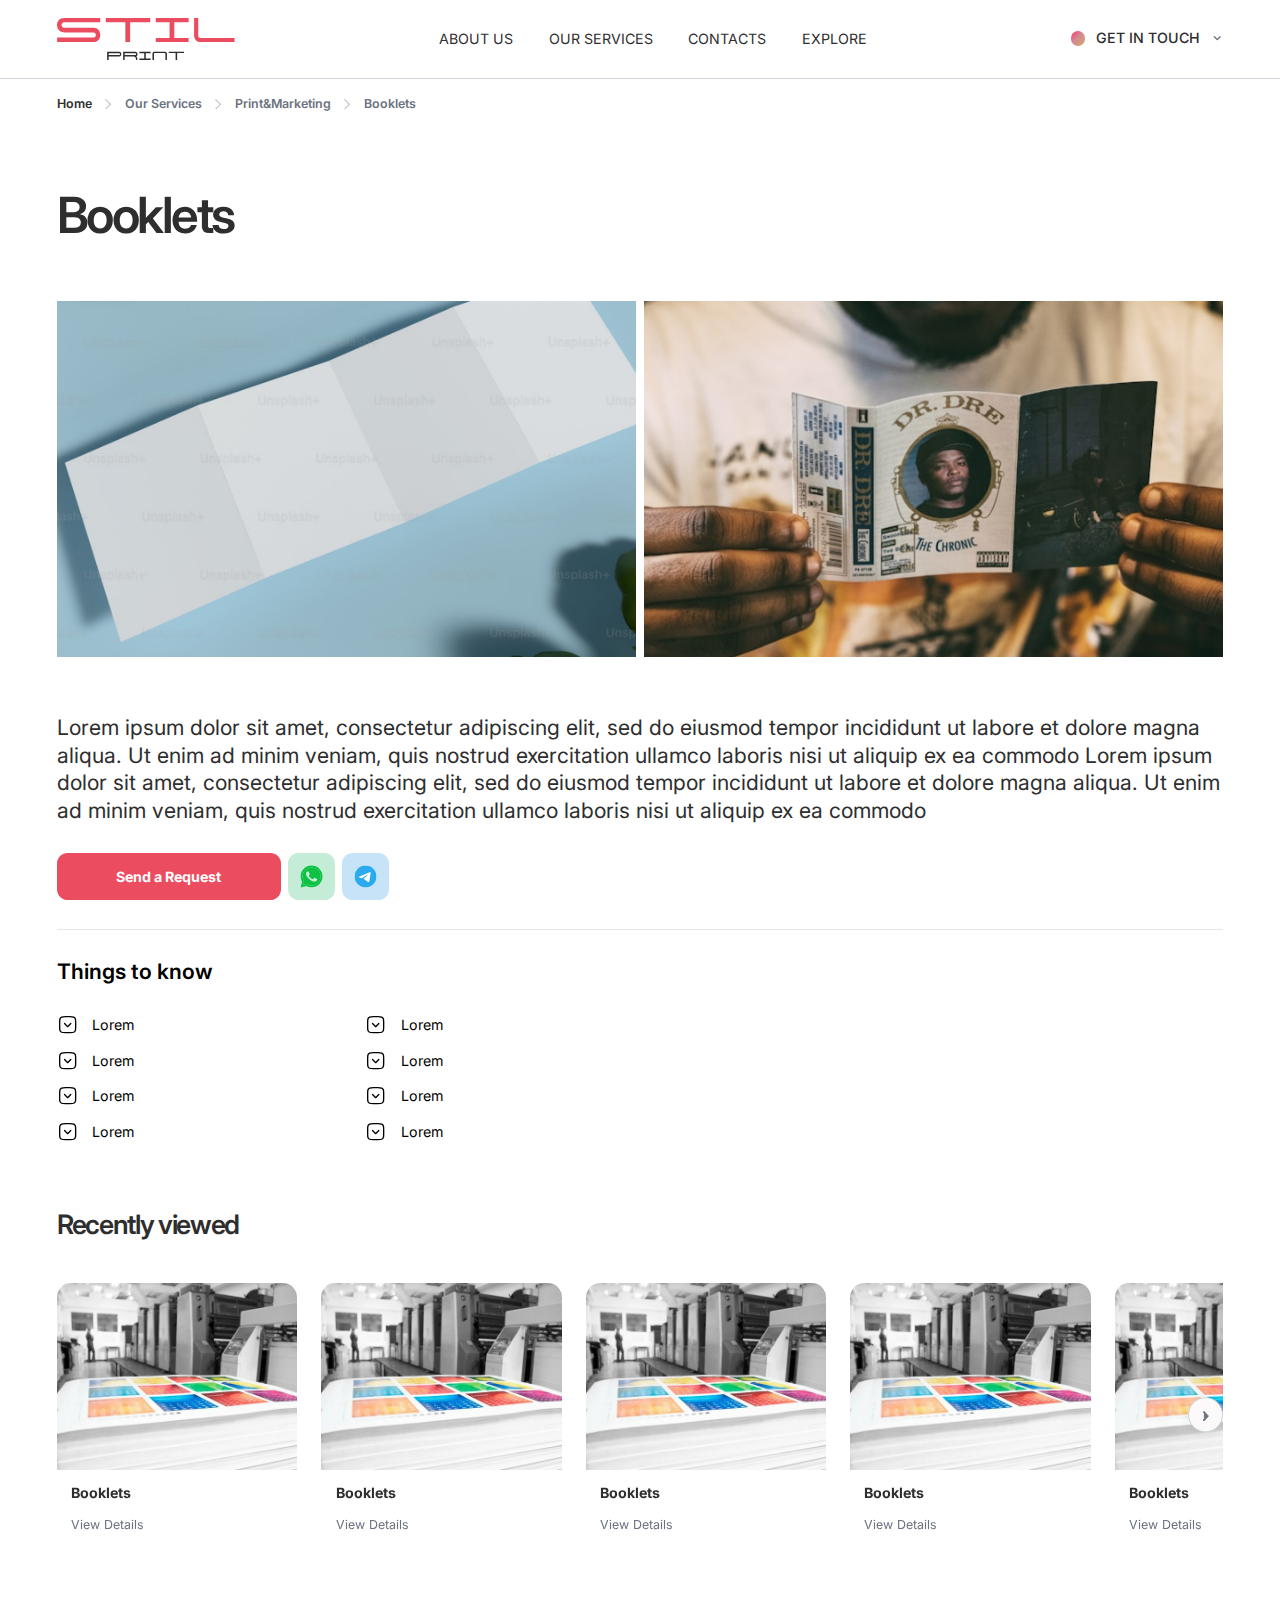
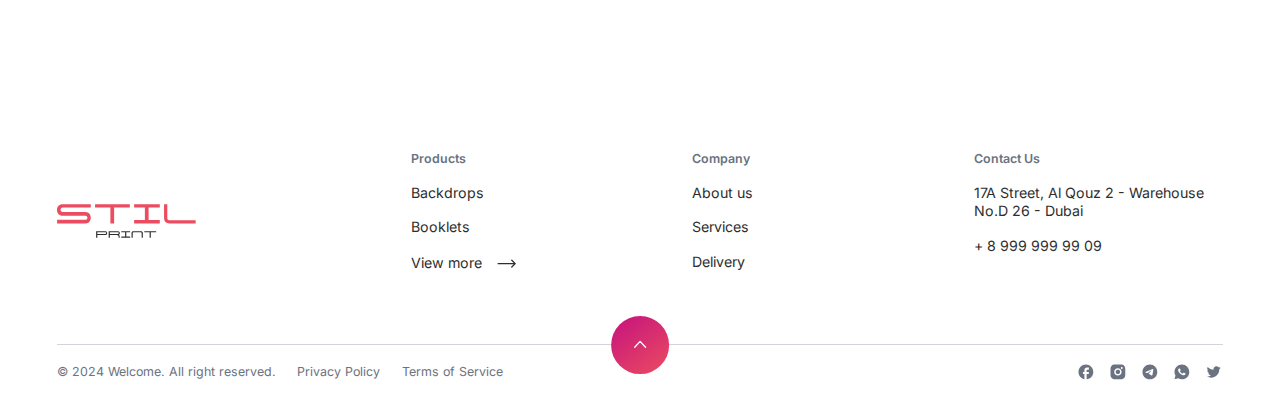
<file: product.html>
<!DOCTYPE html>
<html lang="ru">

<head>
  <meta charset="UTF-8">
  <meta http-equiv="X-UA-Compatible" content="IE=edge">
  <meta name="viewport" content="width=device-width, initial-scale=1.0">
  <title>Document</title>
  <link rel="stylesheet" href="./style/swiper-bundle.min.css">
  <link rel="stylesheet" href="style/style.css">
</head>

<body>

  <header class="header">
    <div class="container">
      <div class="header-top">
        <a href="" class="header-logo">
          <img src="./media/icons/main/logo.svg" alt="" class="header-logo-img">
        </a>
        <nav class="header-nav">
          <li class="heaer-nav-item"><a href="" class="header-nav-link">ABOUT US</a></li>
          <li class="heaer-nav-item"><a href="" class="header-nav-link">OUR SERVICES</a></li>
          <li class="heaer-nav-item"><a href="" class="header-nav-link">CONTACTS</a></li>
          <li class="heaer-nav-item"><a href="" class="header-nav-link">EXPLORE</a></li>
        </nav>
        <div class="header-drop">
          <div class="header-drop-top">
            <div class="header-drop-top-serc"></div>
            <p class="header-dpop-top-text">GET IN TOUCH</p>
            <svg class="headr-drop-top-arr" viewBox="0 0 14 14" fill="none" xmlns="http://www.w3.org/2000/svg">
              <path
                d="M7.00987 9.33341C6.7933 9.33337 6.58561 9.25156 6.43249 9.10599L3.16582 6.00124C3.08782 5.92964 3.02561 5.84399 2.98281 5.74929C2.94001 5.65459 2.91748 5.55274 2.91653 5.44968C2.91559 5.34662 2.93626 5.24441 2.97732 5.14902C3.01838 5.05363 3.07902 4.96697 3.1557 4.89409C3.23238 4.82121 3.32356 4.76358 3.42393 4.72455C3.52429 4.68552 3.63183 4.66588 3.74027 4.66678C3.8487 4.66767 3.95587 4.68909 4.0555 4.72976C4.15514 4.77044 4.24525 4.82958 4.32059 4.90371L7.00987 7.4597L9.69916 4.90371C9.85318 4.76232 10.0595 4.68409 10.2736 4.68585C10.4877 4.68762 10.6926 4.76925 10.844 4.91316C10.9954 5.05708 11.0813 5.25175 11.0831 5.45527C11.085 5.65878 11.0027 5.85485 10.8539 6.00124L7.58725 9.10599C7.43414 9.25156 7.22645 9.33337 7.00987 9.33341V9.33341Z"
                fill="#6B7280" />
            </svg>
          </div>
          <div class="header-drop-btm">
            <div class="header-drop-menu">
              <a class="header-dpor-item">
                <img src="./media/icons/seti/1.svg" alt="" class="header-drop-item-img">
                <p class="header-drop-item-text">Telegram</p>
              </a>
              <a class="header-dpor-item">
                <img src="./media/icons/seti/2.svg" alt="" class="header-drop-item-img">
                <p class="header-drop-item-text">Instagram</p>
              </a>
              <a class="header-dpor-item">
                <img src="./media/icons/seti/3.svg" alt="" class="header-drop-item-img">
                <p class="header-drop-item-text">WhatsApp</p>
              </a>
            </div>
          </div>
        </div>
        <svg class="header-top-mob-menu mob" viewBox="0 0 23 33" fill="none" xmlns="http://www.w3.org/2000/svg">
          <path d="M1.1875 8.9375H21.8125" stroke="#6B7280" stroke-width="1.5" stroke-linecap="round"
            stroke-linejoin="round" />
          <path d="M1.1875 16.5H21.8125" stroke="#6B7280" stroke-width="1.5" stroke-linecap="round"
            stroke-linejoin="round" />
          <path d="M1.1875 24.0625H21.8125" stroke="#6B7280" stroke-width="1.5" stroke-linecap="round"
            stroke-linejoin="round" />
        </svg>
      </div>
      <div class="header-btm" style="display: none">
        <div class="header-btm-list">
          <div class="header-btm-list-item">
            <div class="header-btm-item-front">
              <p class="header-btm-item-front-text">Backdrops & Exhibition</p>
              <svg class="header-btm-item-front-svg" viewBox="0 0 20 20" fill="none" xmlns="http://www.w3.org/2000/svg">
                <path d="M12.7087 8.95825L10.0003 11.8749L7.29199 8.95825" stroke="#2E2E2E" stroke-width="1.5"
                  stroke-linecap="round" stroke-linejoin="round" />
              </svg>
            </div>
            <div class="header-btm-item-btm">
              <div class="header-btm-item-wrapper">
                <div class="header-btm-item-list">
                  <div class="header-btm-item-list-item">
                    <div class="heade-btm-item-heading">
                      <svg class="header-btm-item-list-item-heading-svg" viewBox="0 0 18 18" fill="none"
                        xmlns="http://www.w3.org/2000/svg">
                        <path
                          d="M9.75043 12.7499C9.60211 12.7499 9.45714 12.7059 9.33383 12.6235C9.21053 12.5411 9.11442 12.424 9.05767 12.2869C9.00092 12.1499 8.98606 11.9991 9.01499 11.8537C9.04391 11.7082 9.11532 11.5746 9.22018 11.4697L11.6899 8.99994L9.22018 6.53019C9.14854 6.461 9.09141 6.37825 9.0521 6.28674C9.01279 6.19524 8.9921 6.09682 8.99124 5.99724C8.99037 5.89766 9.00935 5.7989 9.04706 5.70672C9.08477 5.61455 9.14046 5.53081 9.21088 5.46039C9.2813 5.38997 9.36504 5.33428 9.45721 5.29657C9.54938 5.25886 9.64814 5.23989 9.74773 5.24075C9.84731 5.24162 9.94573 5.26231 10.0372 5.30161C10.1287 5.34092 10.2115 5.39806 10.2807 5.46969L13.2807 8.46969C13.4213 8.61033 13.5003 8.80107 13.5003 8.99994C13.5003 9.19881 13.4213 9.38954 13.2807 9.53019L10.2807 12.5302C10.1401 12.6709 9.94932 12.7499 9.75043 12.7499Z"
                          fill="#FBF9F9" />
                        <path
                          d="M9.75043 12.7499C9.60211 12.7499 9.45714 12.7059 9.33383 12.6235C9.21053 12.5411 9.11442 12.424 9.05767 12.2869C9.00092 12.1499 8.98606 11.9991 9.01499 11.8537C9.04391 11.7082 9.11532 11.5746 9.22018 11.4697L11.6899 8.99994L9.22018 6.53019C9.14854 6.461 9.09141 6.37825 9.0521 6.28674C9.01279 6.19524 8.9921 6.09682 8.99124 5.99724C8.99037 5.89766 9.00935 5.7989 9.04706 5.70672C9.08477 5.61455 9.14046 5.53081 9.21088 5.46039C9.2813 5.38997 9.36504 5.33428 9.45721 5.29657C9.54938 5.25886 9.64814 5.23989 9.74773 5.24075C9.84731 5.24162 9.94573 5.26231 10.0372 5.30161C10.1287 5.34092 10.2115 5.39806 10.2807 5.46969L13.2807 8.46969C13.4213 8.61033 13.5003 8.80107 13.5003 8.99994C13.5003 9.19881 13.4213 9.38954 13.2807 9.53019L10.2807 12.5302C10.1401 12.6709 9.94932 12.7499 9.75043 12.7499Z"
                          fill="url(#paint0_linear_4419_1808)" />
                        <path
                          d="M5.25043 12.7499C5.10211 12.7499 4.95714 12.7059 4.83383 12.6235C4.71053 12.5411 4.61442 12.424 4.55767 12.2869C4.50092 12.1499 4.48606 11.9991 4.51499 11.8537C4.54391 11.7082 4.61532 11.5746 4.72018 11.4697L7.18993 8.99994L4.72018 6.53019C4.64854 6.461 4.59141 6.37825 4.5521 6.28674C4.51279 6.19524 4.4921 6.09682 4.49124 5.99724C4.49037 5.89766 4.50935 5.7989 4.54706 5.70672C4.58477 5.61455 4.64046 5.53081 4.71088 5.46039C4.7813 5.38997 4.86504 5.33428 4.95721 5.29657C5.04938 5.25886 5.14814 5.23989 5.24773 5.24075C5.34731 5.24162 5.44573 5.26231 5.53723 5.30161C5.62873 5.34092 5.71149 5.39806 5.78068 5.46969L8.78068 8.46969C8.92128 8.61033 9.00027 8.80107 9.00027 8.99994C9.00027 9.19881 8.92128 9.38954 8.78068 9.53019L5.78068 12.5302C5.64006 12.6709 5.44932 12.7499 5.25043 12.7499Z"
                          fill="#FBF9F9" />
                        <path
                          d="M5.25043 12.7499C5.10211 12.7499 4.95714 12.7059 4.83383 12.6235C4.71053 12.5411 4.61442 12.424 4.55767 12.2869C4.50092 12.1499 4.48606 11.9991 4.51499 11.8537C4.54391 11.7082 4.61532 11.5746 4.72018 11.4697L7.18993 8.99994L4.72018 6.53019C4.64854 6.461 4.59141 6.37825 4.5521 6.28674C4.51279 6.19524 4.4921 6.09682 4.49124 5.99724C4.49037 5.89766 4.50935 5.7989 4.54706 5.70672C4.58477 5.61455 4.64046 5.53081 4.71088 5.46039C4.7813 5.38997 4.86504 5.33428 4.95721 5.29657C5.04938 5.25886 5.14814 5.23989 5.24773 5.24075C5.34731 5.24162 5.44573 5.26231 5.53723 5.30161C5.62873 5.34092 5.71149 5.39806 5.78068 5.46969L8.78068 8.46969C8.92128 8.61033 9.00027 8.80107 9.00027 8.99994C9.00027 9.19881 8.92128 9.38954 8.78068 9.53019L5.78068 12.5302C5.64006 12.6709 5.44932 12.7499 5.25043 12.7499Z"
                          fill="url(#paint1_linear_4419_1808)" />
                        <defs>
                          <linearGradient id="paint0_linear_4419_1808" x1="5.40791" y1="5.47614" x2="14.5803"
                            y2="8.96374" gradientUnits="userSpaceOnUse">
                            <stop stop-color="#C5127E" />
                            <stop offset="1" stop-color="#EB4C60" />
                          </linearGradient>
                          <linearGradient id="paint1_linear_4419_1808" x1="5.40791" y1="5.47614" x2="14.5803"
                            y2="8.96374" gradientUnits="userSpaceOnUse">
                            <stop stop-color="#C5127E" />
                            <stop offset="1" stop-color="#EB4C60" />
                          </linearGradient>
                        </defs>
                      </svg>
                      <p class="header-btm-item-heading-text">Backdrops</p>
                    </div>
                    <div class="header-btm-item-list-item-list">
                      <a href="" class="header-btm-item-item">Backlit Backdrop</a>
                      <a href="" class="header-btm-item-item">Fabric Backdrop - Indoor</a>
                      <a href="" class="header-btm-item-item">Backlit Backdrop</a>
                      <a href="" class="header-btm-item-item">Fabric Backdrop - Indoor</a>
                      <a href="" class="header-btm-item-item">Backlit Backdrop</a>
                      <a href="" class="header-btm-item-item">Fabric Backdrop - Indoor</a>
                      <a href="" class="header-btm-item-item">Backlit Backdrop</a>
                      <a href="" class="header-btm-item-item">Fabric Backdrop - Indoor</a>
                    </div>
                  </div>
                  <div class="header-btm-item-list-item">
                    <div class="heade-btm-item-heading">
                      <svg class="header-btm-item-list-item-heading-svg" viewBox="0 0 18 18" fill="none"
                        xmlns="http://www.w3.org/2000/svg">
                        <path
                          d="M9.75043 12.7499C9.60211 12.7499 9.45714 12.7059 9.33383 12.6235C9.21053 12.5411 9.11442 12.424 9.05767 12.2869C9.00092 12.1499 8.98606 11.9991 9.01499 11.8537C9.04391 11.7082 9.11532 11.5746 9.22018 11.4697L11.6899 8.99994L9.22018 6.53019C9.14854 6.461 9.09141 6.37825 9.0521 6.28674C9.01279 6.19524 8.9921 6.09682 8.99124 5.99724C8.99037 5.89766 9.00935 5.7989 9.04706 5.70672C9.08477 5.61455 9.14046 5.53081 9.21088 5.46039C9.2813 5.38997 9.36504 5.33428 9.45721 5.29657C9.54938 5.25886 9.64814 5.23989 9.74773 5.24075C9.84731 5.24162 9.94573 5.26231 10.0372 5.30161C10.1287 5.34092 10.2115 5.39806 10.2807 5.46969L13.2807 8.46969C13.4213 8.61033 13.5003 8.80107 13.5003 8.99994C13.5003 9.19881 13.4213 9.38954 13.2807 9.53019L10.2807 12.5302C10.1401 12.6709 9.94932 12.7499 9.75043 12.7499Z"
                          fill="#FBF9F9" />
                        <path
                          d="M9.75043 12.7499C9.60211 12.7499 9.45714 12.7059 9.33383 12.6235C9.21053 12.5411 9.11442 12.424 9.05767 12.2869C9.00092 12.1499 8.98606 11.9991 9.01499 11.8537C9.04391 11.7082 9.11532 11.5746 9.22018 11.4697L11.6899 8.99994L9.22018 6.53019C9.14854 6.461 9.09141 6.37825 9.0521 6.28674C9.01279 6.19524 8.9921 6.09682 8.99124 5.99724C8.99037 5.89766 9.00935 5.7989 9.04706 5.70672C9.08477 5.61455 9.14046 5.53081 9.21088 5.46039C9.2813 5.38997 9.36504 5.33428 9.45721 5.29657C9.54938 5.25886 9.64814 5.23989 9.74773 5.24075C9.84731 5.24162 9.94573 5.26231 10.0372 5.30161C10.1287 5.34092 10.2115 5.39806 10.2807 5.46969L13.2807 8.46969C13.4213 8.61033 13.5003 8.80107 13.5003 8.99994C13.5003 9.19881 13.4213 9.38954 13.2807 9.53019L10.2807 12.5302C10.1401 12.6709 9.94932 12.7499 9.75043 12.7499Z"
                          fill="url(#paint0_linear_4419_1808)" />
                        <path
                          d="M5.25043 12.7499C5.10211 12.7499 4.95714 12.7059 4.83383 12.6235C4.71053 12.5411 4.61442 12.424 4.55767 12.2869C4.50092 12.1499 4.48606 11.9991 4.51499 11.8537C4.54391 11.7082 4.61532 11.5746 4.72018 11.4697L7.18993 8.99994L4.72018 6.53019C4.64854 6.461 4.59141 6.37825 4.5521 6.28674C4.51279 6.19524 4.4921 6.09682 4.49124 5.99724C4.49037 5.89766 4.50935 5.7989 4.54706 5.70672C4.58477 5.61455 4.64046 5.53081 4.71088 5.46039C4.7813 5.38997 4.86504 5.33428 4.95721 5.29657C5.04938 5.25886 5.14814 5.23989 5.24773 5.24075C5.34731 5.24162 5.44573 5.26231 5.53723 5.30161C5.62873 5.34092 5.71149 5.39806 5.78068 5.46969L8.78068 8.46969C8.92128 8.61033 9.00027 8.80107 9.00027 8.99994C9.00027 9.19881 8.92128 9.38954 8.78068 9.53019L5.78068 12.5302C5.64006 12.6709 5.44932 12.7499 5.25043 12.7499Z"
                          fill="#FBF9F9" />
                        <path
                          d="M5.25043 12.7499C5.10211 12.7499 4.95714 12.7059 4.83383 12.6235C4.71053 12.5411 4.61442 12.424 4.55767 12.2869C4.50092 12.1499 4.48606 11.9991 4.51499 11.8537C4.54391 11.7082 4.61532 11.5746 4.72018 11.4697L7.18993 8.99994L4.72018 6.53019C4.64854 6.461 4.59141 6.37825 4.5521 6.28674C4.51279 6.19524 4.4921 6.09682 4.49124 5.99724C4.49037 5.89766 4.50935 5.7989 4.54706 5.70672C4.58477 5.61455 4.64046 5.53081 4.71088 5.46039C4.7813 5.38997 4.86504 5.33428 4.95721 5.29657C5.04938 5.25886 5.14814 5.23989 5.24773 5.24075C5.34731 5.24162 5.44573 5.26231 5.53723 5.30161C5.62873 5.34092 5.71149 5.39806 5.78068 5.46969L8.78068 8.46969C8.92128 8.61033 9.00027 8.80107 9.00027 8.99994C9.00027 9.19881 8.92128 9.38954 8.78068 9.53019L5.78068 12.5302C5.64006 12.6709 5.44932 12.7499 5.25043 12.7499Z"
                          fill="url(#paint1_linear_4419_1808)" />
                        <defs>
                          <linearGradient id="paint0_linear_4419_1808" x1="5.40791" y1="5.47614" x2="14.5803"
                            y2="8.96374" gradientUnits="userSpaceOnUse">
                            <stop stop-color="#C5127E" />
                            <stop offset="1" stop-color="#EB4C60" />
                          </linearGradient>
                          <linearGradient id="paint1_linear_4419_1808" x1="5.40791" y1="5.47614" x2="14.5803"
                            y2="8.96374" gradientUnits="userSpaceOnUse">
                            <stop stop-color="#C5127E" />
                            <stop offset="1" stop-color="#EB4C60" />
                          </linearGradient>
                        </defs>
                      </svg>
                      <p class="header-btm-item-heading-text">Backdrops</p>
                    </div>
                    <div class="header-btm-item-list-item-list">
                      <a href="" class="header-btm-item-item">Backlit Backdrop</a>
                      <a href="" class="header-btm-item-item">Fabric Backdrop - Indoor</a>
                      <a href="" class="header-btm-item-item">Backlit Backdrop</a>
                      <a href="" class="header-btm-item-item">Fabric Backdrop - Indoor</a>
                      <a href="" class="header-btm-item-item">Backlit Backdrop</a>
                      <a href="" class="header-btm-item-item">Fabric Backdrop - Indoor</a>
                      <a href="" class="header-btm-item-item">Backlit Backdrop</a>
                      <a href="" class="header-btm-item-item">Fabric Backdrop - Indoor</a>
                    </div>
                  </div>
                  <div class="header-btm-item-list-item">
                    <div class="heade-btm-item-heading">
                      <svg class="header-btm-item-list-item-heading-svg" viewBox="0 0 18 18" fill="none"
                        xmlns="http://www.w3.org/2000/svg">
                        <path
                          d="M9.75043 12.7499C9.60211 12.7499 9.45714 12.7059 9.33383 12.6235C9.21053 12.5411 9.11442 12.424 9.05767 12.2869C9.00092 12.1499 8.98606 11.9991 9.01499 11.8537C9.04391 11.7082 9.11532 11.5746 9.22018 11.4697L11.6899 8.99994L9.22018 6.53019C9.14854 6.461 9.09141 6.37825 9.0521 6.28674C9.01279 6.19524 8.9921 6.09682 8.99124 5.99724C8.99037 5.89766 9.00935 5.7989 9.04706 5.70672C9.08477 5.61455 9.14046 5.53081 9.21088 5.46039C9.2813 5.38997 9.36504 5.33428 9.45721 5.29657C9.54938 5.25886 9.64814 5.23989 9.74773 5.24075C9.84731 5.24162 9.94573 5.26231 10.0372 5.30161C10.1287 5.34092 10.2115 5.39806 10.2807 5.46969L13.2807 8.46969C13.4213 8.61033 13.5003 8.80107 13.5003 8.99994C13.5003 9.19881 13.4213 9.38954 13.2807 9.53019L10.2807 12.5302C10.1401 12.6709 9.94932 12.7499 9.75043 12.7499Z"
                          fill="#FBF9F9" />
                        <path
                          d="M9.75043 12.7499C9.60211 12.7499 9.45714 12.7059 9.33383 12.6235C9.21053 12.5411 9.11442 12.424 9.05767 12.2869C9.00092 12.1499 8.98606 11.9991 9.01499 11.8537C9.04391 11.7082 9.11532 11.5746 9.22018 11.4697L11.6899 8.99994L9.22018 6.53019C9.14854 6.461 9.09141 6.37825 9.0521 6.28674C9.01279 6.19524 8.9921 6.09682 8.99124 5.99724C8.99037 5.89766 9.00935 5.7989 9.04706 5.70672C9.08477 5.61455 9.14046 5.53081 9.21088 5.46039C9.2813 5.38997 9.36504 5.33428 9.45721 5.29657C9.54938 5.25886 9.64814 5.23989 9.74773 5.24075C9.84731 5.24162 9.94573 5.26231 10.0372 5.30161C10.1287 5.34092 10.2115 5.39806 10.2807 5.46969L13.2807 8.46969C13.4213 8.61033 13.5003 8.80107 13.5003 8.99994C13.5003 9.19881 13.4213 9.38954 13.2807 9.53019L10.2807 12.5302C10.1401 12.6709 9.94932 12.7499 9.75043 12.7499Z"
                          fill="url(#paint0_linear_4419_1808)" />
                        <path
                          d="M5.25043 12.7499C5.10211 12.7499 4.95714 12.7059 4.83383 12.6235C4.71053 12.5411 4.61442 12.424 4.55767 12.2869C4.50092 12.1499 4.48606 11.9991 4.51499 11.8537C4.54391 11.7082 4.61532 11.5746 4.72018 11.4697L7.18993 8.99994L4.72018 6.53019C4.64854 6.461 4.59141 6.37825 4.5521 6.28674C4.51279 6.19524 4.4921 6.09682 4.49124 5.99724C4.49037 5.89766 4.50935 5.7989 4.54706 5.70672C4.58477 5.61455 4.64046 5.53081 4.71088 5.46039C4.7813 5.38997 4.86504 5.33428 4.95721 5.29657C5.04938 5.25886 5.14814 5.23989 5.24773 5.24075C5.34731 5.24162 5.44573 5.26231 5.53723 5.30161C5.62873 5.34092 5.71149 5.39806 5.78068 5.46969L8.78068 8.46969C8.92128 8.61033 9.00027 8.80107 9.00027 8.99994C9.00027 9.19881 8.92128 9.38954 8.78068 9.53019L5.78068 12.5302C5.64006 12.6709 5.44932 12.7499 5.25043 12.7499Z"
                          fill="#FBF9F9" />
                        <path
                          d="M5.25043 12.7499C5.10211 12.7499 4.95714 12.7059 4.83383 12.6235C4.71053 12.5411 4.61442 12.424 4.55767 12.2869C4.50092 12.1499 4.48606 11.9991 4.51499 11.8537C4.54391 11.7082 4.61532 11.5746 4.72018 11.4697L7.18993 8.99994L4.72018 6.53019C4.64854 6.461 4.59141 6.37825 4.5521 6.28674C4.51279 6.19524 4.4921 6.09682 4.49124 5.99724C4.49037 5.89766 4.50935 5.7989 4.54706 5.70672C4.58477 5.61455 4.64046 5.53081 4.71088 5.46039C4.7813 5.38997 4.86504 5.33428 4.95721 5.29657C5.04938 5.25886 5.14814 5.23989 5.24773 5.24075C5.34731 5.24162 5.44573 5.26231 5.53723 5.30161C5.62873 5.34092 5.71149 5.39806 5.78068 5.46969L8.78068 8.46969C8.92128 8.61033 9.00027 8.80107 9.00027 8.99994C9.00027 9.19881 8.92128 9.38954 8.78068 9.53019L5.78068 12.5302C5.64006 12.6709 5.44932 12.7499 5.25043 12.7499Z"
                          fill="url(#paint1_linear_4419_1808)" />
                        <defs>
                          <linearGradient id="paint0_linear_4419_1808" x1="5.40791" y1="5.47614" x2="14.5803"
                            y2="8.96374" gradientUnits="userSpaceOnUse">
                            <stop stop-color="#C5127E" />
                            <stop offset="1" stop-color="#EB4C60" />
                          </linearGradient>
                          <linearGradient id="paint1_linear_4419_1808" x1="5.40791" y1="5.47614" x2="14.5803"
                            y2="8.96374" gradientUnits="userSpaceOnUse">
                            <stop stop-color="#C5127E" />
                            <stop offset="1" stop-color="#EB4C60" />
                          </linearGradient>
                        </defs>
                      </svg>
                      <p class="header-btm-item-heading-text">Backdrops</p>
                    </div>
                    <div class="header-btm-item-list-item-list">
                      <a href="" class="header-btm-item-item">Backlit Backdrop</a>
                      <a href="" class="header-btm-item-item">Fabric Backdrop - Indoor</a>
                      <a href="" class="header-btm-item-item">Backlit Backdrop</a>
                      <a href="" class="header-btm-item-item">Fabric Backdrop - Indoor</a>
                      <a href="" class="header-btm-item-item">Backlit Backdrop</a>
                      <a href="" class="header-btm-item-item">Fabric Backdrop - Indoor</a>
                      <a href="" class="header-btm-item-item">Backlit Backdrop</a>
                      <a href="" class="header-btm-item-item">Fabric Backdrop - Indoor</a>
                    </div>
                  </div>
                  <div class="header-btm-item-list-item">
                    <div class="heade-btm-item-heading">
                      <svg class="header-btm-item-list-item-heading-svg" viewBox="0 0 18 18" fill="none"
                        xmlns="http://www.w3.org/2000/svg">
                        <path
                          d="M9.75043 12.7499C9.60211 12.7499 9.45714 12.7059 9.33383 12.6235C9.21053 12.5411 9.11442 12.424 9.05767 12.2869C9.00092 12.1499 8.98606 11.9991 9.01499 11.8537C9.04391 11.7082 9.11532 11.5746 9.22018 11.4697L11.6899 8.99994L9.22018 6.53019C9.14854 6.461 9.09141 6.37825 9.0521 6.28674C9.01279 6.19524 8.9921 6.09682 8.99124 5.99724C8.99037 5.89766 9.00935 5.7989 9.04706 5.70672C9.08477 5.61455 9.14046 5.53081 9.21088 5.46039C9.2813 5.38997 9.36504 5.33428 9.45721 5.29657C9.54938 5.25886 9.64814 5.23989 9.74773 5.24075C9.84731 5.24162 9.94573 5.26231 10.0372 5.30161C10.1287 5.34092 10.2115 5.39806 10.2807 5.46969L13.2807 8.46969C13.4213 8.61033 13.5003 8.80107 13.5003 8.99994C13.5003 9.19881 13.4213 9.38954 13.2807 9.53019L10.2807 12.5302C10.1401 12.6709 9.94932 12.7499 9.75043 12.7499Z"
                          fill="#FBF9F9" />
                        <path
                          d="M9.75043 12.7499C9.60211 12.7499 9.45714 12.7059 9.33383 12.6235C9.21053 12.5411 9.11442 12.424 9.05767 12.2869C9.00092 12.1499 8.98606 11.9991 9.01499 11.8537C9.04391 11.7082 9.11532 11.5746 9.22018 11.4697L11.6899 8.99994L9.22018 6.53019C9.14854 6.461 9.09141 6.37825 9.0521 6.28674C9.01279 6.19524 8.9921 6.09682 8.99124 5.99724C8.99037 5.89766 9.00935 5.7989 9.04706 5.70672C9.08477 5.61455 9.14046 5.53081 9.21088 5.46039C9.2813 5.38997 9.36504 5.33428 9.45721 5.29657C9.54938 5.25886 9.64814 5.23989 9.74773 5.24075C9.84731 5.24162 9.94573 5.26231 10.0372 5.30161C10.1287 5.34092 10.2115 5.39806 10.2807 5.46969L13.2807 8.46969C13.4213 8.61033 13.5003 8.80107 13.5003 8.99994C13.5003 9.19881 13.4213 9.38954 13.2807 9.53019L10.2807 12.5302C10.1401 12.6709 9.94932 12.7499 9.75043 12.7499Z"
                          fill="url(#paint0_linear_4419_1808)" />
                        <path
                          d="M5.25043 12.7499C5.10211 12.7499 4.95714 12.7059 4.83383 12.6235C4.71053 12.5411 4.61442 12.424 4.55767 12.2869C4.50092 12.1499 4.48606 11.9991 4.51499 11.8537C4.54391 11.7082 4.61532 11.5746 4.72018 11.4697L7.18993 8.99994L4.72018 6.53019C4.64854 6.461 4.59141 6.37825 4.5521 6.28674C4.51279 6.19524 4.4921 6.09682 4.49124 5.99724C4.49037 5.89766 4.50935 5.7989 4.54706 5.70672C4.58477 5.61455 4.64046 5.53081 4.71088 5.46039C4.7813 5.38997 4.86504 5.33428 4.95721 5.29657C5.04938 5.25886 5.14814 5.23989 5.24773 5.24075C5.34731 5.24162 5.44573 5.26231 5.53723 5.30161C5.62873 5.34092 5.71149 5.39806 5.78068 5.46969L8.78068 8.46969C8.92128 8.61033 9.00027 8.80107 9.00027 8.99994C9.00027 9.19881 8.92128 9.38954 8.78068 9.53019L5.78068 12.5302C5.64006 12.6709 5.44932 12.7499 5.25043 12.7499Z"
                          fill="#FBF9F9" />
                        <path
                          d="M5.25043 12.7499C5.10211 12.7499 4.95714 12.7059 4.83383 12.6235C4.71053 12.5411 4.61442 12.424 4.55767 12.2869C4.50092 12.1499 4.48606 11.9991 4.51499 11.8537C4.54391 11.7082 4.61532 11.5746 4.72018 11.4697L7.18993 8.99994L4.72018 6.53019C4.64854 6.461 4.59141 6.37825 4.5521 6.28674C4.51279 6.19524 4.4921 6.09682 4.49124 5.99724C4.49037 5.89766 4.50935 5.7989 4.54706 5.70672C4.58477 5.61455 4.64046 5.53081 4.71088 5.46039C4.7813 5.38997 4.86504 5.33428 4.95721 5.29657C5.04938 5.25886 5.14814 5.23989 5.24773 5.24075C5.34731 5.24162 5.44573 5.26231 5.53723 5.30161C5.62873 5.34092 5.71149 5.39806 5.78068 5.46969L8.78068 8.46969C8.92128 8.61033 9.00027 8.80107 9.00027 8.99994C9.00027 9.19881 8.92128 9.38954 8.78068 9.53019L5.78068 12.5302C5.64006 12.6709 5.44932 12.7499 5.25043 12.7499Z"
                          fill="url(#paint1_linear_4419_1808)" />
                        <defs>
                          <linearGradient id="paint0_linear_4419_1808" x1="5.40791" y1="5.47614" x2="14.5803"
                            y2="8.96374" gradientUnits="userSpaceOnUse">
                            <stop stop-color="#C5127E" />
                            <stop offset="1" stop-color="#EB4C60" />
                          </linearGradient>
                          <linearGradient id="paint1_linear_4419_1808" x1="5.40791" y1="5.47614" x2="14.5803"
                            y2="8.96374" gradientUnits="userSpaceOnUse">
                            <stop stop-color="#C5127E" />
                            <stop offset="1" stop-color="#EB4C60" />
                          </linearGradient>
                        </defs>
                      </svg>
                      <p class="header-btm-item-heading-text">Backdrops</p>
                    </div>
                    <div class="header-btm-item-list-item-list">
                      <a href="" class="header-btm-item-item">Backlit Backdrop</a>
                      <a href="" class="header-btm-item-item">Fabric Backdrop - Indoor</a>
                      <a href="" class="header-btm-item-item">Backlit Backdrop</a>
                      <a href="" class="header-btm-item-item">Fabric Backdrop - Indoor</a>
                      <a href="" class="header-btm-item-item">Backlit Backdrop</a>
                      <a href="" class="header-btm-item-item">Fabric Backdrop - Indoor</a>
                      <a href="" class="header-btm-item-item">Backlit Backdrop</a>
                      <a href="" class="header-btm-item-item">Fabric Backdrop - Indoor</a>
                    </div>
                  </div>
                  <div class="header-btm-item-list-item">
                    <div class="heade-btm-item-heading">
                      <svg class="header-btm-item-list-item-heading-svg" viewBox="0 0 18 18" fill="none"
                        xmlns="http://www.w3.org/2000/svg">
                        <path
                          d="M9.75043 12.7499C9.60211 12.7499 9.45714 12.7059 9.33383 12.6235C9.21053 12.5411 9.11442 12.424 9.05767 12.2869C9.00092 12.1499 8.98606 11.9991 9.01499 11.8537C9.04391 11.7082 9.11532 11.5746 9.22018 11.4697L11.6899 8.99994L9.22018 6.53019C9.14854 6.461 9.09141 6.37825 9.0521 6.28674C9.01279 6.19524 8.9921 6.09682 8.99124 5.99724C8.99037 5.89766 9.00935 5.7989 9.04706 5.70672C9.08477 5.61455 9.14046 5.53081 9.21088 5.46039C9.2813 5.38997 9.36504 5.33428 9.45721 5.29657C9.54938 5.25886 9.64814 5.23989 9.74773 5.24075C9.84731 5.24162 9.94573 5.26231 10.0372 5.30161C10.1287 5.34092 10.2115 5.39806 10.2807 5.46969L13.2807 8.46969C13.4213 8.61033 13.5003 8.80107 13.5003 8.99994C13.5003 9.19881 13.4213 9.38954 13.2807 9.53019L10.2807 12.5302C10.1401 12.6709 9.94932 12.7499 9.75043 12.7499Z"
                          fill="#FBF9F9" />
                        <path
                          d="M9.75043 12.7499C9.60211 12.7499 9.45714 12.7059 9.33383 12.6235C9.21053 12.5411 9.11442 12.424 9.05767 12.2869C9.00092 12.1499 8.98606 11.9991 9.01499 11.8537C9.04391 11.7082 9.11532 11.5746 9.22018 11.4697L11.6899 8.99994L9.22018 6.53019C9.14854 6.461 9.09141 6.37825 9.0521 6.28674C9.01279 6.19524 8.9921 6.09682 8.99124 5.99724C8.99037 5.89766 9.00935 5.7989 9.04706 5.70672C9.08477 5.61455 9.14046 5.53081 9.21088 5.46039C9.2813 5.38997 9.36504 5.33428 9.45721 5.29657C9.54938 5.25886 9.64814 5.23989 9.74773 5.24075C9.84731 5.24162 9.94573 5.26231 10.0372 5.30161C10.1287 5.34092 10.2115 5.39806 10.2807 5.46969L13.2807 8.46969C13.4213 8.61033 13.5003 8.80107 13.5003 8.99994C13.5003 9.19881 13.4213 9.38954 13.2807 9.53019L10.2807 12.5302C10.1401 12.6709 9.94932 12.7499 9.75043 12.7499Z"
                          fill="url(#paint0_linear_4419_1808)" />
                        <path
                          d="M5.25043 12.7499C5.10211 12.7499 4.95714 12.7059 4.83383 12.6235C4.71053 12.5411 4.61442 12.424 4.55767 12.2869C4.50092 12.1499 4.48606 11.9991 4.51499 11.8537C4.54391 11.7082 4.61532 11.5746 4.72018 11.4697L7.18993 8.99994L4.72018 6.53019C4.64854 6.461 4.59141 6.37825 4.5521 6.28674C4.51279 6.19524 4.4921 6.09682 4.49124 5.99724C4.49037 5.89766 4.50935 5.7989 4.54706 5.70672C4.58477 5.61455 4.64046 5.53081 4.71088 5.46039C4.7813 5.38997 4.86504 5.33428 4.95721 5.29657C5.04938 5.25886 5.14814 5.23989 5.24773 5.24075C5.34731 5.24162 5.44573 5.26231 5.53723 5.30161C5.62873 5.34092 5.71149 5.39806 5.78068 5.46969L8.78068 8.46969C8.92128 8.61033 9.00027 8.80107 9.00027 8.99994C9.00027 9.19881 8.92128 9.38954 8.78068 9.53019L5.78068 12.5302C5.64006 12.6709 5.44932 12.7499 5.25043 12.7499Z"
                          fill="#FBF9F9" />
                        <path
                          d="M5.25043 12.7499C5.10211 12.7499 4.95714 12.7059 4.83383 12.6235C4.71053 12.5411 4.61442 12.424 4.55767 12.2869C4.50092 12.1499 4.48606 11.9991 4.51499 11.8537C4.54391 11.7082 4.61532 11.5746 4.72018 11.4697L7.18993 8.99994L4.72018 6.53019C4.64854 6.461 4.59141 6.37825 4.5521 6.28674C4.51279 6.19524 4.4921 6.09682 4.49124 5.99724C4.49037 5.89766 4.50935 5.7989 4.54706 5.70672C4.58477 5.61455 4.64046 5.53081 4.71088 5.46039C4.7813 5.38997 4.86504 5.33428 4.95721 5.29657C5.04938 5.25886 5.14814 5.23989 5.24773 5.24075C5.34731 5.24162 5.44573 5.26231 5.53723 5.30161C5.62873 5.34092 5.71149 5.39806 5.78068 5.46969L8.78068 8.46969C8.92128 8.61033 9.00027 8.80107 9.00027 8.99994C9.00027 9.19881 8.92128 9.38954 8.78068 9.53019L5.78068 12.5302C5.64006 12.6709 5.44932 12.7499 5.25043 12.7499Z"
                          fill="url(#paint1_linear_4419_1808)" />
                        <defs>
                          <linearGradient id="paint0_linear_4419_1808" x1="5.40791" y1="5.47614" x2="14.5803"
                            y2="8.96374" gradientUnits="userSpaceOnUse">
                            <stop stop-color="#C5127E" />
                            <stop offset="1" stop-color="#EB4C60" />
                          </linearGradient>
                          <linearGradient id="paint1_linear_4419_1808" x1="5.40791" y1="5.47614" x2="14.5803"
                            y2="8.96374" gradientUnits="userSpaceOnUse">
                            <stop stop-color="#C5127E" />
                            <stop offset="1" stop-color="#EB4C60" />
                          </linearGradient>
                        </defs>
                      </svg>
                      <p class="header-btm-item-heading-text">Backdrops</p>
                    </div>
                    <div class="header-btm-item-list-item-list">
                      <a href="" class="header-btm-item-item">Backlit Backdrop</a>
                      <a href="" class="header-btm-item-item">Fabric Backdrop - Indoor</a>
                      <a href="" class="header-btm-item-item">Backlit Backdrop</a>
                      <a href="" class="header-btm-item-item">Fabric Backdrop - Indoor</a>
                      <a href="" class="header-btm-item-item">Backlit Backdrop</a>
                      <a href="" class="header-btm-item-item">Fabric Backdrop - Indoor</a>
                      <a href="" class="header-btm-item-item">Backlit Backdrop</a>
                      <a href="" class="header-btm-item-item">Fabric Backdrop - Indoor</a>
                    </div>
                  </div>
                </div>
              </div>
            </div>
          </div>
          <div class="header-btm-list-item">
            <div class="header-btm-item-front">
              <p class="header-btm-item-front-text">Corporate Gifts & Bags</p>
              <svg class="header-btm-item-front-svg" viewBox="0 0 20 20" fill="none" xmlns="http://www.w3.org/2000/svg">
                <path d="M12.7087 8.95825L10.0003 11.8749L7.29199 8.95825" stroke="#2E2E2E" stroke-width="1.5"
                  stroke-linecap="round" stroke-linejoin="round" />
              </svg>
            </div>
            <div class="header-btm-item-btm">
              <div class="header-btm-item-wrapper">
                <div class="header-btm-item-list">
                  <div class="header-btm-item-list-item">
                    <div class="heade-btm-item-heading">
                      <svg class="header-btm-item-list-item-heading-svg" viewBox="0 0 18 18" fill="none"
                        xmlns="http://www.w3.org/2000/svg">
                        <path
                          d="M9.75043 12.7499C9.60211 12.7499 9.45714 12.7059 9.33383 12.6235C9.21053 12.5411 9.11442 12.424 9.05767 12.2869C9.00092 12.1499 8.98606 11.9991 9.01499 11.8537C9.04391 11.7082 9.11532 11.5746 9.22018 11.4697L11.6899 8.99994L9.22018 6.53019C9.14854 6.461 9.09141 6.37825 9.0521 6.28674C9.01279 6.19524 8.9921 6.09682 8.99124 5.99724C8.99037 5.89766 9.00935 5.7989 9.04706 5.70672C9.08477 5.61455 9.14046 5.53081 9.21088 5.46039C9.2813 5.38997 9.36504 5.33428 9.45721 5.29657C9.54938 5.25886 9.64814 5.23989 9.74773 5.24075C9.84731 5.24162 9.94573 5.26231 10.0372 5.30161C10.1287 5.34092 10.2115 5.39806 10.2807 5.46969L13.2807 8.46969C13.4213 8.61033 13.5003 8.80107 13.5003 8.99994C13.5003 9.19881 13.4213 9.38954 13.2807 9.53019L10.2807 12.5302C10.1401 12.6709 9.94932 12.7499 9.75043 12.7499Z"
                          fill="#FBF9F9" />
                        <path
                          d="M9.75043 12.7499C9.60211 12.7499 9.45714 12.7059 9.33383 12.6235C9.21053 12.5411 9.11442 12.424 9.05767 12.2869C9.00092 12.1499 8.98606 11.9991 9.01499 11.8537C9.04391 11.7082 9.11532 11.5746 9.22018 11.4697L11.6899 8.99994L9.22018 6.53019C9.14854 6.461 9.09141 6.37825 9.0521 6.28674C9.01279 6.19524 8.9921 6.09682 8.99124 5.99724C8.99037 5.89766 9.00935 5.7989 9.04706 5.70672C9.08477 5.61455 9.14046 5.53081 9.21088 5.46039C9.2813 5.38997 9.36504 5.33428 9.45721 5.29657C9.54938 5.25886 9.64814 5.23989 9.74773 5.24075C9.84731 5.24162 9.94573 5.26231 10.0372 5.30161C10.1287 5.34092 10.2115 5.39806 10.2807 5.46969L13.2807 8.46969C13.4213 8.61033 13.5003 8.80107 13.5003 8.99994C13.5003 9.19881 13.4213 9.38954 13.2807 9.53019L10.2807 12.5302C10.1401 12.6709 9.94932 12.7499 9.75043 12.7499Z"
                          fill="url(#paint0_linear_4419_1808)" />
                        <path
                          d="M5.25043 12.7499C5.10211 12.7499 4.95714 12.7059 4.83383 12.6235C4.71053 12.5411 4.61442 12.424 4.55767 12.2869C4.50092 12.1499 4.48606 11.9991 4.51499 11.8537C4.54391 11.7082 4.61532 11.5746 4.72018 11.4697L7.18993 8.99994L4.72018 6.53019C4.64854 6.461 4.59141 6.37825 4.5521 6.28674C4.51279 6.19524 4.4921 6.09682 4.49124 5.99724C4.49037 5.89766 4.50935 5.7989 4.54706 5.70672C4.58477 5.61455 4.64046 5.53081 4.71088 5.46039C4.7813 5.38997 4.86504 5.33428 4.95721 5.29657C5.04938 5.25886 5.14814 5.23989 5.24773 5.24075C5.34731 5.24162 5.44573 5.26231 5.53723 5.30161C5.62873 5.34092 5.71149 5.39806 5.78068 5.46969L8.78068 8.46969C8.92128 8.61033 9.00027 8.80107 9.00027 8.99994C9.00027 9.19881 8.92128 9.38954 8.78068 9.53019L5.78068 12.5302C5.64006 12.6709 5.44932 12.7499 5.25043 12.7499Z"
                          fill="#FBF9F9" />
                        <path
                          d="M5.25043 12.7499C5.10211 12.7499 4.95714 12.7059 4.83383 12.6235C4.71053 12.5411 4.61442 12.424 4.55767 12.2869C4.50092 12.1499 4.48606 11.9991 4.51499 11.8537C4.54391 11.7082 4.61532 11.5746 4.72018 11.4697L7.18993 8.99994L4.72018 6.53019C4.64854 6.461 4.59141 6.37825 4.5521 6.28674C4.51279 6.19524 4.4921 6.09682 4.49124 5.99724C4.49037 5.89766 4.50935 5.7989 4.54706 5.70672C4.58477 5.61455 4.64046 5.53081 4.71088 5.46039C4.7813 5.38997 4.86504 5.33428 4.95721 5.29657C5.04938 5.25886 5.14814 5.23989 5.24773 5.24075C5.34731 5.24162 5.44573 5.26231 5.53723 5.30161C5.62873 5.34092 5.71149 5.39806 5.78068 5.46969L8.78068 8.46969C8.92128 8.61033 9.00027 8.80107 9.00027 8.99994C9.00027 9.19881 8.92128 9.38954 8.78068 9.53019L5.78068 12.5302C5.64006 12.6709 5.44932 12.7499 5.25043 12.7499Z"
                          fill="url(#paint1_linear_4419_1808)" />
                        <defs>
                          <linearGradient id="paint0_linear_4419_1808" x1="5.40791" y1="5.47614" x2="14.5803"
                            y2="8.96374" gradientUnits="userSpaceOnUse">
                            <stop stop-color="#C5127E" />
                            <stop offset="1" stop-color="#EB4C60" />
                          </linearGradient>
                          <linearGradient id="paint1_linear_4419_1808" x1="5.40791" y1="5.47614" x2="14.5803"
                            y2="8.96374" gradientUnits="userSpaceOnUse">
                            <stop stop-color="#C5127E" />
                            <stop offset="1" stop-color="#EB4C60" />
                          </linearGradient>
                        </defs>
                      </svg>
                      <p class="header-btm-item-heading-text">Backdrops</p>
                    </div>
                    <div class="header-btm-item-list-item-list">
                      <a href="" class="header-btm-item-item">Backlit Backdrop</a>
                      <a href="" class="header-btm-item-item">Fabric Backdrop - Indoor</a>
                      <a href="" class="header-btm-item-item">Backlit Backdrop</a>
                      <a href="" class="header-btm-item-item">Fabric Backdrop - Indoor</a>
                      <a href="" class="header-btm-item-item">Backlit Backdrop</a>
                      <a href="" class="header-btm-item-item">Fabric Backdrop - Indoor</a>
                      <a href="" class="header-btm-item-item">Backlit Backdrop</a>
                      <a href="" class="header-btm-item-item">Fabric Backdrop - Indoor</a>
                    </div>
                  </div>
                  <div class="header-btm-item-list-item">
                    <div class="heade-btm-item-heading">
                      <svg class="header-btm-item-list-item-heading-svg" viewBox="0 0 18 18" fill="none"
                        xmlns="http://www.w3.org/2000/svg">
                        <path
                          d="M9.75043 12.7499C9.60211 12.7499 9.45714 12.7059 9.33383 12.6235C9.21053 12.5411 9.11442 12.424 9.05767 12.2869C9.00092 12.1499 8.98606 11.9991 9.01499 11.8537C9.04391 11.7082 9.11532 11.5746 9.22018 11.4697L11.6899 8.99994L9.22018 6.53019C9.14854 6.461 9.09141 6.37825 9.0521 6.28674C9.01279 6.19524 8.9921 6.09682 8.99124 5.99724C8.99037 5.89766 9.00935 5.7989 9.04706 5.70672C9.08477 5.61455 9.14046 5.53081 9.21088 5.46039C9.2813 5.38997 9.36504 5.33428 9.45721 5.29657C9.54938 5.25886 9.64814 5.23989 9.74773 5.24075C9.84731 5.24162 9.94573 5.26231 10.0372 5.30161C10.1287 5.34092 10.2115 5.39806 10.2807 5.46969L13.2807 8.46969C13.4213 8.61033 13.5003 8.80107 13.5003 8.99994C13.5003 9.19881 13.4213 9.38954 13.2807 9.53019L10.2807 12.5302C10.1401 12.6709 9.94932 12.7499 9.75043 12.7499Z"
                          fill="#FBF9F9" />
                        <path
                          d="M9.75043 12.7499C9.60211 12.7499 9.45714 12.7059 9.33383 12.6235C9.21053 12.5411 9.11442 12.424 9.05767 12.2869C9.00092 12.1499 8.98606 11.9991 9.01499 11.8537C9.04391 11.7082 9.11532 11.5746 9.22018 11.4697L11.6899 8.99994L9.22018 6.53019C9.14854 6.461 9.09141 6.37825 9.0521 6.28674C9.01279 6.19524 8.9921 6.09682 8.99124 5.99724C8.99037 5.89766 9.00935 5.7989 9.04706 5.70672C9.08477 5.61455 9.14046 5.53081 9.21088 5.46039C9.2813 5.38997 9.36504 5.33428 9.45721 5.29657C9.54938 5.25886 9.64814 5.23989 9.74773 5.24075C9.84731 5.24162 9.94573 5.26231 10.0372 5.30161C10.1287 5.34092 10.2115 5.39806 10.2807 5.46969L13.2807 8.46969C13.4213 8.61033 13.5003 8.80107 13.5003 8.99994C13.5003 9.19881 13.4213 9.38954 13.2807 9.53019L10.2807 12.5302C10.1401 12.6709 9.94932 12.7499 9.75043 12.7499Z"
                          fill="url(#paint0_linear_4419_1808)" />
                        <path
                          d="M5.25043 12.7499C5.10211 12.7499 4.95714 12.7059 4.83383 12.6235C4.71053 12.5411 4.61442 12.424 4.55767 12.2869C4.50092 12.1499 4.48606 11.9991 4.51499 11.8537C4.54391 11.7082 4.61532 11.5746 4.72018 11.4697L7.18993 8.99994L4.72018 6.53019C4.64854 6.461 4.59141 6.37825 4.5521 6.28674C4.51279 6.19524 4.4921 6.09682 4.49124 5.99724C4.49037 5.89766 4.50935 5.7989 4.54706 5.70672C4.58477 5.61455 4.64046 5.53081 4.71088 5.46039C4.7813 5.38997 4.86504 5.33428 4.95721 5.29657C5.04938 5.25886 5.14814 5.23989 5.24773 5.24075C5.34731 5.24162 5.44573 5.26231 5.53723 5.30161C5.62873 5.34092 5.71149 5.39806 5.78068 5.46969L8.78068 8.46969C8.92128 8.61033 9.00027 8.80107 9.00027 8.99994C9.00027 9.19881 8.92128 9.38954 8.78068 9.53019L5.78068 12.5302C5.64006 12.6709 5.44932 12.7499 5.25043 12.7499Z"
                          fill="#FBF9F9" />
                        <path
                          d="M5.25043 12.7499C5.10211 12.7499 4.95714 12.7059 4.83383 12.6235C4.71053 12.5411 4.61442 12.424 4.55767 12.2869C4.50092 12.1499 4.48606 11.9991 4.51499 11.8537C4.54391 11.7082 4.61532 11.5746 4.72018 11.4697L7.18993 8.99994L4.72018 6.53019C4.64854 6.461 4.59141 6.37825 4.5521 6.28674C4.51279 6.19524 4.4921 6.09682 4.49124 5.99724C4.49037 5.89766 4.50935 5.7989 4.54706 5.70672C4.58477 5.61455 4.64046 5.53081 4.71088 5.46039C4.7813 5.38997 4.86504 5.33428 4.95721 5.29657C5.04938 5.25886 5.14814 5.23989 5.24773 5.24075C5.34731 5.24162 5.44573 5.26231 5.53723 5.30161C5.62873 5.34092 5.71149 5.39806 5.78068 5.46969L8.78068 8.46969C8.92128 8.61033 9.00027 8.80107 9.00027 8.99994C9.00027 9.19881 8.92128 9.38954 8.78068 9.53019L5.78068 12.5302C5.64006 12.6709 5.44932 12.7499 5.25043 12.7499Z"
                          fill="url(#paint1_linear_4419_1808)" />
                        <defs>
                          <linearGradient id="paint0_linear_4419_1808" x1="5.40791" y1="5.47614" x2="14.5803"
                            y2="8.96374" gradientUnits="userSpaceOnUse">
                            <stop stop-color="#C5127E" />
                            <stop offset="1" stop-color="#EB4C60" />
                          </linearGradient>
                          <linearGradient id="paint1_linear_4419_1808" x1="5.40791" y1="5.47614" x2="14.5803"
                            y2="8.96374" gradientUnits="userSpaceOnUse">
                            <stop stop-color="#C5127E" />
                            <stop offset="1" stop-color="#EB4C60" />
                          </linearGradient>
                        </defs>
                      </svg>
                      <p class="header-btm-item-heading-text">Backdrops</p>
                    </div>
                    <div class="header-btm-item-list-item-list">
                      <a href="" class="header-btm-item-item">Backlit Backdrop</a>
                      <a href="" class="header-btm-item-item">Fabric Backdrop - Indoor</a>
                      <a href="" class="header-btm-item-item">Backlit Backdrop</a>
                      <a href="" class="header-btm-item-item">Fabric Backdrop - Indoor</a>
                      <a href="" class="header-btm-item-item">Backlit Backdrop</a>
                      <a href="" class="header-btm-item-item">Fabric Backdrop - Indoor</a>
                      <a href="" class="header-btm-item-item">Backlit Backdrop</a>
                      <a href="" class="header-btm-item-item">Fabric Backdrop - Indoor</a>
                    </div>
                  </div>
                  <div class="header-btm-item-list-item">
                    <div class="heade-btm-item-heading">
                      <svg class="header-btm-item-list-item-heading-svg" viewBox="0 0 18 18" fill="none"
                        xmlns="http://www.w3.org/2000/svg">
                        <path
                          d="M9.75043 12.7499C9.60211 12.7499 9.45714 12.7059 9.33383 12.6235C9.21053 12.5411 9.11442 12.424 9.05767 12.2869C9.00092 12.1499 8.98606 11.9991 9.01499 11.8537C9.04391 11.7082 9.11532 11.5746 9.22018 11.4697L11.6899 8.99994L9.22018 6.53019C9.14854 6.461 9.09141 6.37825 9.0521 6.28674C9.01279 6.19524 8.9921 6.09682 8.99124 5.99724C8.99037 5.89766 9.00935 5.7989 9.04706 5.70672C9.08477 5.61455 9.14046 5.53081 9.21088 5.46039C9.2813 5.38997 9.36504 5.33428 9.45721 5.29657C9.54938 5.25886 9.64814 5.23989 9.74773 5.24075C9.84731 5.24162 9.94573 5.26231 10.0372 5.30161C10.1287 5.34092 10.2115 5.39806 10.2807 5.46969L13.2807 8.46969C13.4213 8.61033 13.5003 8.80107 13.5003 8.99994C13.5003 9.19881 13.4213 9.38954 13.2807 9.53019L10.2807 12.5302C10.1401 12.6709 9.94932 12.7499 9.75043 12.7499Z"
                          fill="#FBF9F9" />
                        <path
                          d="M9.75043 12.7499C9.60211 12.7499 9.45714 12.7059 9.33383 12.6235C9.21053 12.5411 9.11442 12.424 9.05767 12.2869C9.00092 12.1499 8.98606 11.9991 9.01499 11.8537C9.04391 11.7082 9.11532 11.5746 9.22018 11.4697L11.6899 8.99994L9.22018 6.53019C9.14854 6.461 9.09141 6.37825 9.0521 6.28674C9.01279 6.19524 8.9921 6.09682 8.99124 5.99724C8.99037 5.89766 9.00935 5.7989 9.04706 5.70672C9.08477 5.61455 9.14046 5.53081 9.21088 5.46039C9.2813 5.38997 9.36504 5.33428 9.45721 5.29657C9.54938 5.25886 9.64814 5.23989 9.74773 5.24075C9.84731 5.24162 9.94573 5.26231 10.0372 5.30161C10.1287 5.34092 10.2115 5.39806 10.2807 5.46969L13.2807 8.46969C13.4213 8.61033 13.5003 8.80107 13.5003 8.99994C13.5003 9.19881 13.4213 9.38954 13.2807 9.53019L10.2807 12.5302C10.1401 12.6709 9.94932 12.7499 9.75043 12.7499Z"
                          fill="url(#paint0_linear_4419_1808)" />
                        <path
                          d="M5.25043 12.7499C5.10211 12.7499 4.95714 12.7059 4.83383 12.6235C4.71053 12.5411 4.61442 12.424 4.55767 12.2869C4.50092 12.1499 4.48606 11.9991 4.51499 11.8537C4.54391 11.7082 4.61532 11.5746 4.72018 11.4697L7.18993 8.99994L4.72018 6.53019C4.64854 6.461 4.59141 6.37825 4.5521 6.28674C4.51279 6.19524 4.4921 6.09682 4.49124 5.99724C4.49037 5.89766 4.50935 5.7989 4.54706 5.70672C4.58477 5.61455 4.64046 5.53081 4.71088 5.46039C4.7813 5.38997 4.86504 5.33428 4.95721 5.29657C5.04938 5.25886 5.14814 5.23989 5.24773 5.24075C5.34731 5.24162 5.44573 5.26231 5.53723 5.30161C5.62873 5.34092 5.71149 5.39806 5.78068 5.46969L8.78068 8.46969C8.92128 8.61033 9.00027 8.80107 9.00027 8.99994C9.00027 9.19881 8.92128 9.38954 8.78068 9.53019L5.78068 12.5302C5.64006 12.6709 5.44932 12.7499 5.25043 12.7499Z"
                          fill="#FBF9F9" />
                        <path
                          d="M5.25043 12.7499C5.10211 12.7499 4.95714 12.7059 4.83383 12.6235C4.71053 12.5411 4.61442 12.424 4.55767 12.2869C4.50092 12.1499 4.48606 11.9991 4.51499 11.8537C4.54391 11.7082 4.61532 11.5746 4.72018 11.4697L7.18993 8.99994L4.72018 6.53019C4.64854 6.461 4.59141 6.37825 4.5521 6.28674C4.51279 6.19524 4.4921 6.09682 4.49124 5.99724C4.49037 5.89766 4.50935 5.7989 4.54706 5.70672C4.58477 5.61455 4.64046 5.53081 4.71088 5.46039C4.7813 5.38997 4.86504 5.33428 4.95721 5.29657C5.04938 5.25886 5.14814 5.23989 5.24773 5.24075C5.34731 5.24162 5.44573 5.26231 5.53723 5.30161C5.62873 5.34092 5.71149 5.39806 5.78068 5.46969L8.78068 8.46969C8.92128 8.61033 9.00027 8.80107 9.00027 8.99994C9.00027 9.19881 8.92128 9.38954 8.78068 9.53019L5.78068 12.5302C5.64006 12.6709 5.44932 12.7499 5.25043 12.7499Z"
                          fill="url(#paint1_linear_4419_1808)" />
                        <defs>
                          <linearGradient id="paint0_linear_4419_1808" x1="5.40791" y1="5.47614" x2="14.5803"
                            y2="8.96374" gradientUnits="userSpaceOnUse">
                            <stop stop-color="#C5127E" />
                            <stop offset="1" stop-color="#EB4C60" />
                          </linearGradient>
                          <linearGradient id="paint1_linear_4419_1808" x1="5.40791" y1="5.47614" x2="14.5803"
                            y2="8.96374" gradientUnits="userSpaceOnUse">
                            <stop stop-color="#C5127E" />
                            <stop offset="1" stop-color="#EB4C60" />
                          </linearGradient>
                        </defs>
                      </svg>
                      <p class="header-btm-item-heading-text">Backdrops</p>
                    </div>
                    <div class="header-btm-item-list-item-list">
                      <a href="" class="header-btm-item-item">Backlit Backdrop</a>
                      <a href="" class="header-btm-item-item">Fabric Backdrop - Indoor</a>
                      <a href="" class="header-btm-item-item">Backlit Backdrop</a>
                      <a href="" class="header-btm-item-item">Fabric Backdrop - Indoor</a>
                      <a href="" class="header-btm-item-item">Backlit Backdrop</a>
                      <a href="" class="header-btm-item-item">Fabric Backdrop - Indoor</a>
                      <a href="" class="header-btm-item-item">Backlit Backdrop</a>
                      <a href="" class="header-btm-item-item">Fabric Backdrop - Indoor</a>
                    </div>
                  </div>
                  <div class="header-btm-item-list-item">
                    <div class="heade-btm-item-heading">
                      <svg class="header-btm-item-list-item-heading-svg" viewBox="0 0 18 18" fill="none"
                        xmlns="http://www.w3.org/2000/svg">
                        <path
                          d="M9.75043 12.7499C9.60211 12.7499 9.45714 12.7059 9.33383 12.6235C9.21053 12.5411 9.11442 12.424 9.05767 12.2869C9.00092 12.1499 8.98606 11.9991 9.01499 11.8537C9.04391 11.7082 9.11532 11.5746 9.22018 11.4697L11.6899 8.99994L9.22018 6.53019C9.14854 6.461 9.09141 6.37825 9.0521 6.28674C9.01279 6.19524 8.9921 6.09682 8.99124 5.99724C8.99037 5.89766 9.00935 5.7989 9.04706 5.70672C9.08477 5.61455 9.14046 5.53081 9.21088 5.46039C9.2813 5.38997 9.36504 5.33428 9.45721 5.29657C9.54938 5.25886 9.64814 5.23989 9.74773 5.24075C9.84731 5.24162 9.94573 5.26231 10.0372 5.30161C10.1287 5.34092 10.2115 5.39806 10.2807 5.46969L13.2807 8.46969C13.4213 8.61033 13.5003 8.80107 13.5003 8.99994C13.5003 9.19881 13.4213 9.38954 13.2807 9.53019L10.2807 12.5302C10.1401 12.6709 9.94932 12.7499 9.75043 12.7499Z"
                          fill="#FBF9F9" />
                        <path
                          d="M9.75043 12.7499C9.60211 12.7499 9.45714 12.7059 9.33383 12.6235C9.21053 12.5411 9.11442 12.424 9.05767 12.2869C9.00092 12.1499 8.98606 11.9991 9.01499 11.8537C9.04391 11.7082 9.11532 11.5746 9.22018 11.4697L11.6899 8.99994L9.22018 6.53019C9.14854 6.461 9.09141 6.37825 9.0521 6.28674C9.01279 6.19524 8.9921 6.09682 8.99124 5.99724C8.99037 5.89766 9.00935 5.7989 9.04706 5.70672C9.08477 5.61455 9.14046 5.53081 9.21088 5.46039C9.2813 5.38997 9.36504 5.33428 9.45721 5.29657C9.54938 5.25886 9.64814 5.23989 9.74773 5.24075C9.84731 5.24162 9.94573 5.26231 10.0372 5.30161C10.1287 5.34092 10.2115 5.39806 10.2807 5.46969L13.2807 8.46969C13.4213 8.61033 13.5003 8.80107 13.5003 8.99994C13.5003 9.19881 13.4213 9.38954 13.2807 9.53019L10.2807 12.5302C10.1401 12.6709 9.94932 12.7499 9.75043 12.7499Z"
                          fill="url(#paint0_linear_4419_1808)" />
                        <path
                          d="M5.25043 12.7499C5.10211 12.7499 4.95714 12.7059 4.83383 12.6235C4.71053 12.5411 4.61442 12.424 4.55767 12.2869C4.50092 12.1499 4.48606 11.9991 4.51499 11.8537C4.54391 11.7082 4.61532 11.5746 4.72018 11.4697L7.18993 8.99994L4.72018 6.53019C4.64854 6.461 4.59141 6.37825 4.5521 6.28674C4.51279 6.19524 4.4921 6.09682 4.49124 5.99724C4.49037 5.89766 4.50935 5.7989 4.54706 5.70672C4.58477 5.61455 4.64046 5.53081 4.71088 5.46039C4.7813 5.38997 4.86504 5.33428 4.95721 5.29657C5.04938 5.25886 5.14814 5.23989 5.24773 5.24075C5.34731 5.24162 5.44573 5.26231 5.53723 5.30161C5.62873 5.34092 5.71149 5.39806 5.78068 5.46969L8.78068 8.46969C8.92128 8.61033 9.00027 8.80107 9.00027 8.99994C9.00027 9.19881 8.92128 9.38954 8.78068 9.53019L5.78068 12.5302C5.64006 12.6709 5.44932 12.7499 5.25043 12.7499Z"
                          fill="#FBF9F9" />
                        <path
                          d="M5.25043 12.7499C5.10211 12.7499 4.95714 12.7059 4.83383 12.6235C4.71053 12.5411 4.61442 12.424 4.55767 12.2869C4.50092 12.1499 4.48606 11.9991 4.51499 11.8537C4.54391 11.7082 4.61532 11.5746 4.72018 11.4697L7.18993 8.99994L4.72018 6.53019C4.64854 6.461 4.59141 6.37825 4.5521 6.28674C4.51279 6.19524 4.4921 6.09682 4.49124 5.99724C4.49037 5.89766 4.50935 5.7989 4.54706 5.70672C4.58477 5.61455 4.64046 5.53081 4.71088 5.46039C4.7813 5.38997 4.86504 5.33428 4.95721 5.29657C5.04938 5.25886 5.14814 5.23989 5.24773 5.24075C5.34731 5.24162 5.44573 5.26231 5.53723 5.30161C5.62873 5.34092 5.71149 5.39806 5.78068 5.46969L8.78068 8.46969C8.92128 8.61033 9.00027 8.80107 9.00027 8.99994C9.00027 9.19881 8.92128 9.38954 8.78068 9.53019L5.78068 12.5302C5.64006 12.6709 5.44932 12.7499 5.25043 12.7499Z"
                          fill="url(#paint1_linear_4419_1808)" />
                        <defs>
                          <linearGradient id="paint0_linear_4419_1808" x1="5.40791" y1="5.47614" x2="14.5803"
                            y2="8.96374" gradientUnits="userSpaceOnUse">
                            <stop stop-color="#C5127E" />
                            <stop offset="1" stop-color="#EB4C60" />
                          </linearGradient>
                          <linearGradient id="paint1_linear_4419_1808" x1="5.40791" y1="5.47614" x2="14.5803"
                            y2="8.96374" gradientUnits="userSpaceOnUse">
                            <stop stop-color="#C5127E" />
                            <stop offset="1" stop-color="#EB4C60" />
                          </linearGradient>
                        </defs>
                      </svg>
                      <p class="header-btm-item-heading-text">Backdrops</p>
                    </div>
                    <div class="header-btm-item-list-item-list">
                      <a href="" class="header-btm-item-item">Backlit Backdrop</a>
                      <a href="" class="header-btm-item-item">Fabric Backdrop - Indoor</a>
                      <a href="" class="header-btm-item-item">Backlit Backdrop</a>
                      <a href="" class="header-btm-item-item">Fabric Backdrop - Indoor</a>
                      <a href="" class="header-btm-item-item">Backlit Backdrop</a>
                      <a href="" class="header-btm-item-item">Fabric Backdrop - Indoor</a>
                      <a href="" class="header-btm-item-item">Backlit Backdrop</a>
                      <a href="" class="header-btm-item-item">Fabric Backdrop - Indoor</a>
                    </div>
                  </div>
                  <div class="header-btm-item-list-item">
                    <div class="heade-btm-item-heading">
                      <svg class="header-btm-item-list-item-heading-svg" viewBox="0 0 18 18" fill="none"
                        xmlns="http://www.w3.org/2000/svg">
                        <path
                          d="M9.75043 12.7499C9.60211 12.7499 9.45714 12.7059 9.33383 12.6235C9.21053 12.5411 9.11442 12.424 9.05767 12.2869C9.00092 12.1499 8.98606 11.9991 9.01499 11.8537C9.04391 11.7082 9.11532 11.5746 9.22018 11.4697L11.6899 8.99994L9.22018 6.53019C9.14854 6.461 9.09141 6.37825 9.0521 6.28674C9.01279 6.19524 8.9921 6.09682 8.99124 5.99724C8.99037 5.89766 9.00935 5.7989 9.04706 5.70672C9.08477 5.61455 9.14046 5.53081 9.21088 5.46039C9.2813 5.38997 9.36504 5.33428 9.45721 5.29657C9.54938 5.25886 9.64814 5.23989 9.74773 5.24075C9.84731 5.24162 9.94573 5.26231 10.0372 5.30161C10.1287 5.34092 10.2115 5.39806 10.2807 5.46969L13.2807 8.46969C13.4213 8.61033 13.5003 8.80107 13.5003 8.99994C13.5003 9.19881 13.4213 9.38954 13.2807 9.53019L10.2807 12.5302C10.1401 12.6709 9.94932 12.7499 9.75043 12.7499Z"
                          fill="#FBF9F9" />
                        <path
                          d="M9.75043 12.7499C9.60211 12.7499 9.45714 12.7059 9.33383 12.6235C9.21053 12.5411 9.11442 12.424 9.05767 12.2869C9.00092 12.1499 8.98606 11.9991 9.01499 11.8537C9.04391 11.7082 9.11532 11.5746 9.22018 11.4697L11.6899 8.99994L9.22018 6.53019C9.14854 6.461 9.09141 6.37825 9.0521 6.28674C9.01279 6.19524 8.9921 6.09682 8.99124 5.99724C8.99037 5.89766 9.00935 5.7989 9.04706 5.70672C9.08477 5.61455 9.14046 5.53081 9.21088 5.46039C9.2813 5.38997 9.36504 5.33428 9.45721 5.29657C9.54938 5.25886 9.64814 5.23989 9.74773 5.24075C9.84731 5.24162 9.94573 5.26231 10.0372 5.30161C10.1287 5.34092 10.2115 5.39806 10.2807 5.46969L13.2807 8.46969C13.4213 8.61033 13.5003 8.80107 13.5003 8.99994C13.5003 9.19881 13.4213 9.38954 13.2807 9.53019L10.2807 12.5302C10.1401 12.6709 9.94932 12.7499 9.75043 12.7499Z"
                          fill="url(#paint0_linear_4419_1808)" />
                        <path
                          d="M5.25043 12.7499C5.10211 12.7499 4.95714 12.7059 4.83383 12.6235C4.71053 12.5411 4.61442 12.424 4.55767 12.2869C4.50092 12.1499 4.48606 11.9991 4.51499 11.8537C4.54391 11.7082 4.61532 11.5746 4.72018 11.4697L7.18993 8.99994L4.72018 6.53019C4.64854 6.461 4.59141 6.37825 4.5521 6.28674C4.51279 6.19524 4.4921 6.09682 4.49124 5.99724C4.49037 5.89766 4.50935 5.7989 4.54706 5.70672C4.58477 5.61455 4.64046 5.53081 4.71088 5.46039C4.7813 5.38997 4.86504 5.33428 4.95721 5.29657C5.04938 5.25886 5.14814 5.23989 5.24773 5.24075C5.34731 5.24162 5.44573 5.26231 5.53723 5.30161C5.62873 5.34092 5.71149 5.39806 5.78068 5.46969L8.78068 8.46969C8.92128 8.61033 9.00027 8.80107 9.00027 8.99994C9.00027 9.19881 8.92128 9.38954 8.78068 9.53019L5.78068 12.5302C5.64006 12.6709 5.44932 12.7499 5.25043 12.7499Z"
                          fill="#FBF9F9" />
                        <path
                          d="M5.25043 12.7499C5.10211 12.7499 4.95714 12.7059 4.83383 12.6235C4.71053 12.5411 4.61442 12.424 4.55767 12.2869C4.50092 12.1499 4.48606 11.9991 4.51499 11.8537C4.54391 11.7082 4.61532 11.5746 4.72018 11.4697L7.18993 8.99994L4.72018 6.53019C4.64854 6.461 4.59141 6.37825 4.5521 6.28674C4.51279 6.19524 4.4921 6.09682 4.49124 5.99724C4.49037 5.89766 4.50935 5.7989 4.54706 5.70672C4.58477 5.61455 4.64046 5.53081 4.71088 5.46039C4.7813 5.38997 4.86504 5.33428 4.95721 5.29657C5.04938 5.25886 5.14814 5.23989 5.24773 5.24075C5.34731 5.24162 5.44573 5.26231 5.53723 5.30161C5.62873 5.34092 5.71149 5.39806 5.78068 5.46969L8.78068 8.46969C8.92128 8.61033 9.00027 8.80107 9.00027 8.99994C9.00027 9.19881 8.92128 9.38954 8.78068 9.53019L5.78068 12.5302C5.64006 12.6709 5.44932 12.7499 5.25043 12.7499Z"
                          fill="url(#paint1_linear_4419_1808)" />
                        <defs>
                          <linearGradient id="paint0_linear_4419_1808" x1="5.40791" y1="5.47614" x2="14.5803"
                            y2="8.96374" gradientUnits="userSpaceOnUse">
                            <stop stop-color="#C5127E" />
                            <stop offset="1" stop-color="#EB4C60" />
                          </linearGradient>
                          <linearGradient id="paint1_linear_4419_1808" x1="5.40791" y1="5.47614" x2="14.5803"
                            y2="8.96374" gradientUnits="userSpaceOnUse">
                            <stop stop-color="#C5127E" />
                            <stop offset="1" stop-color="#EB4C60" />
                          </linearGradient>
                        </defs>
                      </svg>
                      <p class="header-btm-item-heading-text">Backdrops</p>
                    </div>
                    <div class="header-btm-item-list-item-list">
                      <a href="" class="header-btm-item-item">Backlit Backdrop</a>
                      <a href="" class="header-btm-item-item">Fabric Backdrop - Indoor</a>
                      <a href="" class="header-btm-item-item">Backlit Backdrop</a>
                      <a href="" class="header-btm-item-item">Fabric Backdrop - Indoor</a>
                      <a href="" class="header-btm-item-item">Backlit Backdrop</a>
                      <a href="" class="header-btm-item-item">Fabric Backdrop - Indoor</a>
                      <a href="" class="header-btm-item-item">Backlit Backdrop</a>
                      <a href="" class="header-btm-item-item">Fabric Backdrop - Indoor</a>
                    </div>
                  </div>
                </div>
              </div>
            </div>
          </div>
          <div class="header-btm-list-item">
            <div class="header-btm-item-front">
              <p class="header-btm-item-front-text">Flags</p>
              <svg class="header-btm-item-front-svg" viewBox="0 0 20 20" fill="none" xmlns="http://www.w3.org/2000/svg">
                <path d="M12.7087 8.95825L10.0003 11.8749L7.29199 8.95825" stroke="#2E2E2E" stroke-width="1.5"
                  stroke-linecap="round" stroke-linejoin="round" />
              </svg>
            </div>
            <div class="header-btm-item-btm">
              <div class="header-btm-item-wrapper">
                <div class="header-btm-item-list">
                  <div class="header-btm-item-list-item">
                    <div class="heade-btm-item-heading">
                      <svg class="header-btm-item-list-item-heading-svg" viewBox="0 0 18 18" fill="none"
                        xmlns="http://www.w3.org/2000/svg">
                        <path
                          d="M9.75043 12.7499C9.60211 12.7499 9.45714 12.7059 9.33383 12.6235C9.21053 12.5411 9.11442 12.424 9.05767 12.2869C9.00092 12.1499 8.98606 11.9991 9.01499 11.8537C9.04391 11.7082 9.11532 11.5746 9.22018 11.4697L11.6899 8.99994L9.22018 6.53019C9.14854 6.461 9.09141 6.37825 9.0521 6.28674C9.01279 6.19524 8.9921 6.09682 8.99124 5.99724C8.99037 5.89766 9.00935 5.7989 9.04706 5.70672C9.08477 5.61455 9.14046 5.53081 9.21088 5.46039C9.2813 5.38997 9.36504 5.33428 9.45721 5.29657C9.54938 5.25886 9.64814 5.23989 9.74773 5.24075C9.84731 5.24162 9.94573 5.26231 10.0372 5.30161C10.1287 5.34092 10.2115 5.39806 10.2807 5.46969L13.2807 8.46969C13.4213 8.61033 13.5003 8.80107 13.5003 8.99994C13.5003 9.19881 13.4213 9.38954 13.2807 9.53019L10.2807 12.5302C10.1401 12.6709 9.94932 12.7499 9.75043 12.7499Z"
                          fill="#FBF9F9" />
                        <path
                          d="M9.75043 12.7499C9.60211 12.7499 9.45714 12.7059 9.33383 12.6235C9.21053 12.5411 9.11442 12.424 9.05767 12.2869C9.00092 12.1499 8.98606 11.9991 9.01499 11.8537C9.04391 11.7082 9.11532 11.5746 9.22018 11.4697L11.6899 8.99994L9.22018 6.53019C9.14854 6.461 9.09141 6.37825 9.0521 6.28674C9.01279 6.19524 8.9921 6.09682 8.99124 5.99724C8.99037 5.89766 9.00935 5.7989 9.04706 5.70672C9.08477 5.61455 9.14046 5.53081 9.21088 5.46039C9.2813 5.38997 9.36504 5.33428 9.45721 5.29657C9.54938 5.25886 9.64814 5.23989 9.74773 5.24075C9.84731 5.24162 9.94573 5.26231 10.0372 5.30161C10.1287 5.34092 10.2115 5.39806 10.2807 5.46969L13.2807 8.46969C13.4213 8.61033 13.5003 8.80107 13.5003 8.99994C13.5003 9.19881 13.4213 9.38954 13.2807 9.53019L10.2807 12.5302C10.1401 12.6709 9.94932 12.7499 9.75043 12.7499Z"
                          fill="url(#paint0_linear_4419_1808)" />
                        <path
                          d="M5.25043 12.7499C5.10211 12.7499 4.95714 12.7059 4.83383 12.6235C4.71053 12.5411 4.61442 12.424 4.55767 12.2869C4.50092 12.1499 4.48606 11.9991 4.51499 11.8537C4.54391 11.7082 4.61532 11.5746 4.72018 11.4697L7.18993 8.99994L4.72018 6.53019C4.64854 6.461 4.59141 6.37825 4.5521 6.28674C4.51279 6.19524 4.4921 6.09682 4.49124 5.99724C4.49037 5.89766 4.50935 5.7989 4.54706 5.70672C4.58477 5.61455 4.64046 5.53081 4.71088 5.46039C4.7813 5.38997 4.86504 5.33428 4.95721 5.29657C5.04938 5.25886 5.14814 5.23989 5.24773 5.24075C5.34731 5.24162 5.44573 5.26231 5.53723 5.30161C5.62873 5.34092 5.71149 5.39806 5.78068 5.46969L8.78068 8.46969C8.92128 8.61033 9.00027 8.80107 9.00027 8.99994C9.00027 9.19881 8.92128 9.38954 8.78068 9.53019L5.78068 12.5302C5.64006 12.6709 5.44932 12.7499 5.25043 12.7499Z"
                          fill="#FBF9F9" />
                        <path
                          d="M5.25043 12.7499C5.10211 12.7499 4.95714 12.7059 4.83383 12.6235C4.71053 12.5411 4.61442 12.424 4.55767 12.2869C4.50092 12.1499 4.48606 11.9991 4.51499 11.8537C4.54391 11.7082 4.61532 11.5746 4.72018 11.4697L7.18993 8.99994L4.72018 6.53019C4.64854 6.461 4.59141 6.37825 4.5521 6.28674C4.51279 6.19524 4.4921 6.09682 4.49124 5.99724C4.49037 5.89766 4.50935 5.7989 4.54706 5.70672C4.58477 5.61455 4.64046 5.53081 4.71088 5.46039C4.7813 5.38997 4.86504 5.33428 4.95721 5.29657C5.04938 5.25886 5.14814 5.23989 5.24773 5.24075C5.34731 5.24162 5.44573 5.26231 5.53723 5.30161C5.62873 5.34092 5.71149 5.39806 5.78068 5.46969L8.78068 8.46969C8.92128 8.61033 9.00027 8.80107 9.00027 8.99994C9.00027 9.19881 8.92128 9.38954 8.78068 9.53019L5.78068 12.5302C5.64006 12.6709 5.44932 12.7499 5.25043 12.7499Z"
                          fill="url(#paint1_linear_4419_1808)" />
                        <defs>
                          <linearGradient id="paint0_linear_4419_1808" x1="5.40791" y1="5.47614" x2="14.5803"
                            y2="8.96374" gradientUnits="userSpaceOnUse">
                            <stop stop-color="#C5127E" />
                            <stop offset="1" stop-color="#EB4C60" />
                          </linearGradient>
                          <linearGradient id="paint1_linear_4419_1808" x1="5.40791" y1="5.47614" x2="14.5803"
                            y2="8.96374" gradientUnits="userSpaceOnUse">
                            <stop stop-color="#C5127E" />
                            <stop offset="1" stop-color="#EB4C60" />
                          </linearGradient>
                        </defs>
                      </svg>
                      <p class="header-btm-item-heading-text">Backdrops</p>
                    </div>
                    <div class="header-btm-item-list-item-list">
                      <a href="" class="header-btm-item-item">Backlit Backdrop</a>
                      <a href="" class="header-btm-item-item">Fabric Backdrop - Indoor</a>
                      <a href="" class="header-btm-item-item">Backlit Backdrop</a>
                      <a href="" class="header-btm-item-item">Fabric Backdrop - Indoor</a>
                      <a href="" class="header-btm-item-item">Backlit Backdrop</a>
                      <a href="" class="header-btm-item-item">Fabric Backdrop - Indoor</a>
                      <a href="" class="header-btm-item-item">Backlit Backdrop</a>
                      <a href="" class="header-btm-item-item">Fabric Backdrop - Indoor</a>
                    </div>
                  </div>
                  <div class="header-btm-item-list-item">
                    <div class="heade-btm-item-heading">
                      <svg class="header-btm-item-list-item-heading-svg" viewBox="0 0 18 18" fill="none"
                        xmlns="http://www.w3.org/2000/svg">
                        <path
                          d="M9.75043 12.7499C9.60211 12.7499 9.45714 12.7059 9.33383 12.6235C9.21053 12.5411 9.11442 12.424 9.05767 12.2869C9.00092 12.1499 8.98606 11.9991 9.01499 11.8537C9.04391 11.7082 9.11532 11.5746 9.22018 11.4697L11.6899 8.99994L9.22018 6.53019C9.14854 6.461 9.09141 6.37825 9.0521 6.28674C9.01279 6.19524 8.9921 6.09682 8.99124 5.99724C8.99037 5.89766 9.00935 5.7989 9.04706 5.70672C9.08477 5.61455 9.14046 5.53081 9.21088 5.46039C9.2813 5.38997 9.36504 5.33428 9.45721 5.29657C9.54938 5.25886 9.64814 5.23989 9.74773 5.24075C9.84731 5.24162 9.94573 5.26231 10.0372 5.30161C10.1287 5.34092 10.2115 5.39806 10.2807 5.46969L13.2807 8.46969C13.4213 8.61033 13.5003 8.80107 13.5003 8.99994C13.5003 9.19881 13.4213 9.38954 13.2807 9.53019L10.2807 12.5302C10.1401 12.6709 9.94932 12.7499 9.75043 12.7499Z"
                          fill="#FBF9F9" />
                        <path
                          d="M9.75043 12.7499C9.60211 12.7499 9.45714 12.7059 9.33383 12.6235C9.21053 12.5411 9.11442 12.424 9.05767 12.2869C9.00092 12.1499 8.98606 11.9991 9.01499 11.8537C9.04391 11.7082 9.11532 11.5746 9.22018 11.4697L11.6899 8.99994L9.22018 6.53019C9.14854 6.461 9.09141 6.37825 9.0521 6.28674C9.01279 6.19524 8.9921 6.09682 8.99124 5.99724C8.99037 5.89766 9.00935 5.7989 9.04706 5.70672C9.08477 5.61455 9.14046 5.53081 9.21088 5.46039C9.2813 5.38997 9.36504 5.33428 9.45721 5.29657C9.54938 5.25886 9.64814 5.23989 9.74773 5.24075C9.84731 5.24162 9.94573 5.26231 10.0372 5.30161C10.1287 5.34092 10.2115 5.39806 10.2807 5.46969L13.2807 8.46969C13.4213 8.61033 13.5003 8.80107 13.5003 8.99994C13.5003 9.19881 13.4213 9.38954 13.2807 9.53019L10.2807 12.5302C10.1401 12.6709 9.94932 12.7499 9.75043 12.7499Z"
                          fill="url(#paint0_linear_4419_1808)" />
                        <path
                          d="M5.25043 12.7499C5.10211 12.7499 4.95714 12.7059 4.83383 12.6235C4.71053 12.5411 4.61442 12.424 4.55767 12.2869C4.50092 12.1499 4.48606 11.9991 4.51499 11.8537C4.54391 11.7082 4.61532 11.5746 4.72018 11.4697L7.18993 8.99994L4.72018 6.53019C4.64854 6.461 4.59141 6.37825 4.5521 6.28674C4.51279 6.19524 4.4921 6.09682 4.49124 5.99724C4.49037 5.89766 4.50935 5.7989 4.54706 5.70672C4.58477 5.61455 4.64046 5.53081 4.71088 5.46039C4.7813 5.38997 4.86504 5.33428 4.95721 5.29657C5.04938 5.25886 5.14814 5.23989 5.24773 5.24075C5.34731 5.24162 5.44573 5.26231 5.53723 5.30161C5.62873 5.34092 5.71149 5.39806 5.78068 5.46969L8.78068 8.46969C8.92128 8.61033 9.00027 8.80107 9.00027 8.99994C9.00027 9.19881 8.92128 9.38954 8.78068 9.53019L5.78068 12.5302C5.64006 12.6709 5.44932 12.7499 5.25043 12.7499Z"
                          fill="#FBF9F9" />
                        <path
                          d="M5.25043 12.7499C5.10211 12.7499 4.95714 12.7059 4.83383 12.6235C4.71053 12.5411 4.61442 12.424 4.55767 12.2869C4.50092 12.1499 4.48606 11.9991 4.51499 11.8537C4.54391 11.7082 4.61532 11.5746 4.72018 11.4697L7.18993 8.99994L4.72018 6.53019C4.64854 6.461 4.59141 6.37825 4.5521 6.28674C4.51279 6.19524 4.4921 6.09682 4.49124 5.99724C4.49037 5.89766 4.50935 5.7989 4.54706 5.70672C4.58477 5.61455 4.64046 5.53081 4.71088 5.46039C4.7813 5.38997 4.86504 5.33428 4.95721 5.29657C5.04938 5.25886 5.14814 5.23989 5.24773 5.24075C5.34731 5.24162 5.44573 5.26231 5.53723 5.30161C5.62873 5.34092 5.71149 5.39806 5.78068 5.46969L8.78068 8.46969C8.92128 8.61033 9.00027 8.80107 9.00027 8.99994C9.00027 9.19881 8.92128 9.38954 8.78068 9.53019L5.78068 12.5302C5.64006 12.6709 5.44932 12.7499 5.25043 12.7499Z"
                          fill="url(#paint1_linear_4419_1808)" />
                        <defs>
                          <linearGradient id="paint0_linear_4419_1808" x1="5.40791" y1="5.47614" x2="14.5803"
                            y2="8.96374" gradientUnits="userSpaceOnUse">
                            <stop stop-color="#C5127E" />
                            <stop offset="1" stop-color="#EB4C60" />
                          </linearGradient>
                          <linearGradient id="paint1_linear_4419_1808" x1="5.40791" y1="5.47614" x2="14.5803"
                            y2="8.96374" gradientUnits="userSpaceOnUse">
                            <stop stop-color="#C5127E" />
                            <stop offset="1" stop-color="#EB4C60" />
                          </linearGradient>
                        </defs>
                      </svg>
                      <p class="header-btm-item-heading-text">Backdrops</p>
                    </div>
                    <div class="header-btm-item-list-item-list">
                      <a href="" class="header-btm-item-item">Backlit Backdrop</a>
                      <a href="" class="header-btm-item-item">Fabric Backdrop - Indoor</a>
                      <a href="" class="header-btm-item-item">Backlit Backdrop</a>
                      <a href="" class="header-btm-item-item">Fabric Backdrop - Indoor</a>
                      <a href="" class="header-btm-item-item">Backlit Backdrop</a>
                      <a href="" class="header-btm-item-item">Fabric Backdrop - Indoor</a>
                      <a href="" class="header-btm-item-item">Backlit Backdrop</a>
                      <a href="" class="header-btm-item-item">Fabric Backdrop - Indoor</a>
                    </div>
                  </div>
                  <div class="header-btm-item-list-item">
                    <div class="heade-btm-item-heading">
                      <svg class="header-btm-item-list-item-heading-svg" viewBox="0 0 18 18" fill="none"
                        xmlns="http://www.w3.org/2000/svg">
                        <path
                          d="M9.75043 12.7499C9.60211 12.7499 9.45714 12.7059 9.33383 12.6235C9.21053 12.5411 9.11442 12.424 9.05767 12.2869C9.00092 12.1499 8.98606 11.9991 9.01499 11.8537C9.04391 11.7082 9.11532 11.5746 9.22018 11.4697L11.6899 8.99994L9.22018 6.53019C9.14854 6.461 9.09141 6.37825 9.0521 6.28674C9.01279 6.19524 8.9921 6.09682 8.99124 5.99724C8.99037 5.89766 9.00935 5.7989 9.04706 5.70672C9.08477 5.61455 9.14046 5.53081 9.21088 5.46039C9.2813 5.38997 9.36504 5.33428 9.45721 5.29657C9.54938 5.25886 9.64814 5.23989 9.74773 5.24075C9.84731 5.24162 9.94573 5.26231 10.0372 5.30161C10.1287 5.34092 10.2115 5.39806 10.2807 5.46969L13.2807 8.46969C13.4213 8.61033 13.5003 8.80107 13.5003 8.99994C13.5003 9.19881 13.4213 9.38954 13.2807 9.53019L10.2807 12.5302C10.1401 12.6709 9.94932 12.7499 9.75043 12.7499Z"
                          fill="#FBF9F9" />
                        <path
                          d="M9.75043 12.7499C9.60211 12.7499 9.45714 12.7059 9.33383 12.6235C9.21053 12.5411 9.11442 12.424 9.05767 12.2869C9.00092 12.1499 8.98606 11.9991 9.01499 11.8537C9.04391 11.7082 9.11532 11.5746 9.22018 11.4697L11.6899 8.99994L9.22018 6.53019C9.14854 6.461 9.09141 6.37825 9.0521 6.28674C9.01279 6.19524 8.9921 6.09682 8.99124 5.99724C8.99037 5.89766 9.00935 5.7989 9.04706 5.70672C9.08477 5.61455 9.14046 5.53081 9.21088 5.46039C9.2813 5.38997 9.36504 5.33428 9.45721 5.29657C9.54938 5.25886 9.64814 5.23989 9.74773 5.24075C9.84731 5.24162 9.94573 5.26231 10.0372 5.30161C10.1287 5.34092 10.2115 5.39806 10.2807 5.46969L13.2807 8.46969C13.4213 8.61033 13.5003 8.80107 13.5003 8.99994C13.5003 9.19881 13.4213 9.38954 13.2807 9.53019L10.2807 12.5302C10.1401 12.6709 9.94932 12.7499 9.75043 12.7499Z"
                          fill="url(#paint0_linear_4419_1808)" />
                        <path
                          d="M5.25043 12.7499C5.10211 12.7499 4.95714 12.7059 4.83383 12.6235C4.71053 12.5411 4.61442 12.424 4.55767 12.2869C4.50092 12.1499 4.48606 11.9991 4.51499 11.8537C4.54391 11.7082 4.61532 11.5746 4.72018 11.4697L7.18993 8.99994L4.72018 6.53019C4.64854 6.461 4.59141 6.37825 4.5521 6.28674C4.51279 6.19524 4.4921 6.09682 4.49124 5.99724C4.49037 5.89766 4.50935 5.7989 4.54706 5.70672C4.58477 5.61455 4.64046 5.53081 4.71088 5.46039C4.7813 5.38997 4.86504 5.33428 4.95721 5.29657C5.04938 5.25886 5.14814 5.23989 5.24773 5.24075C5.34731 5.24162 5.44573 5.26231 5.53723 5.30161C5.62873 5.34092 5.71149 5.39806 5.78068 5.46969L8.78068 8.46969C8.92128 8.61033 9.00027 8.80107 9.00027 8.99994C9.00027 9.19881 8.92128 9.38954 8.78068 9.53019L5.78068 12.5302C5.64006 12.6709 5.44932 12.7499 5.25043 12.7499Z"
                          fill="#FBF9F9" />
                        <path
                          d="M5.25043 12.7499C5.10211 12.7499 4.95714 12.7059 4.83383 12.6235C4.71053 12.5411 4.61442 12.424 4.55767 12.2869C4.50092 12.1499 4.48606 11.9991 4.51499 11.8537C4.54391 11.7082 4.61532 11.5746 4.72018 11.4697L7.18993 8.99994L4.72018 6.53019C4.64854 6.461 4.59141 6.37825 4.5521 6.28674C4.51279 6.19524 4.4921 6.09682 4.49124 5.99724C4.49037 5.89766 4.50935 5.7989 4.54706 5.70672C4.58477 5.61455 4.64046 5.53081 4.71088 5.46039C4.7813 5.38997 4.86504 5.33428 4.95721 5.29657C5.04938 5.25886 5.14814 5.23989 5.24773 5.24075C5.34731 5.24162 5.44573 5.26231 5.53723 5.30161C5.62873 5.34092 5.71149 5.39806 5.78068 5.46969L8.78068 8.46969C8.92128 8.61033 9.00027 8.80107 9.00027 8.99994C9.00027 9.19881 8.92128 9.38954 8.78068 9.53019L5.78068 12.5302C5.64006 12.6709 5.44932 12.7499 5.25043 12.7499Z"
                          fill="url(#paint1_linear_4419_1808)" />
                        <defs>
                          <linearGradient id="paint0_linear_4419_1808" x1="5.40791" y1="5.47614" x2="14.5803"
                            y2="8.96374" gradientUnits="userSpaceOnUse">
                            <stop stop-color="#C5127E" />
                            <stop offset="1" stop-color="#EB4C60" />
                          </linearGradient>
                          <linearGradient id="paint1_linear_4419_1808" x1="5.40791" y1="5.47614" x2="14.5803"
                            y2="8.96374" gradientUnits="userSpaceOnUse">
                            <stop stop-color="#C5127E" />
                            <stop offset="1" stop-color="#EB4C60" />
                          </linearGradient>
                        </defs>
                      </svg>
                      <p class="header-btm-item-heading-text">Backdrops</p>
                    </div>
                    <div class="header-btm-item-list-item-list">
                      <a href="" class="header-btm-item-item">Backlit Backdrop</a>
                      <a href="" class="header-btm-item-item">Fabric Backdrop - Indoor</a>
                      <a href="" class="header-btm-item-item">Backlit Backdrop</a>
                      <a href="" class="header-btm-item-item">Fabric Backdrop - Indoor</a>
                      <a href="" class="header-btm-item-item">Backlit Backdrop</a>
                      <a href="" class="header-btm-item-item">Fabric Backdrop - Indoor</a>
                      <a href="" class="header-btm-item-item">Backlit Backdrop</a>
                      <a href="" class="header-btm-item-item">Fabric Backdrop - Indoor</a>
                    </div>
                  </div>
                  <div class="header-btm-item-list-item">
                    <div class="heade-btm-item-heading">
                      <svg class="header-btm-item-list-item-heading-svg" viewBox="0 0 18 18" fill="none"
                        xmlns="http://www.w3.org/2000/svg">
                        <path
                          d="M9.75043 12.7499C9.60211 12.7499 9.45714 12.7059 9.33383 12.6235C9.21053 12.5411 9.11442 12.424 9.05767 12.2869C9.00092 12.1499 8.98606 11.9991 9.01499 11.8537C9.04391 11.7082 9.11532 11.5746 9.22018 11.4697L11.6899 8.99994L9.22018 6.53019C9.14854 6.461 9.09141 6.37825 9.0521 6.28674C9.01279 6.19524 8.9921 6.09682 8.99124 5.99724C8.99037 5.89766 9.00935 5.7989 9.04706 5.70672C9.08477 5.61455 9.14046 5.53081 9.21088 5.46039C9.2813 5.38997 9.36504 5.33428 9.45721 5.29657C9.54938 5.25886 9.64814 5.23989 9.74773 5.24075C9.84731 5.24162 9.94573 5.26231 10.0372 5.30161C10.1287 5.34092 10.2115 5.39806 10.2807 5.46969L13.2807 8.46969C13.4213 8.61033 13.5003 8.80107 13.5003 8.99994C13.5003 9.19881 13.4213 9.38954 13.2807 9.53019L10.2807 12.5302C10.1401 12.6709 9.94932 12.7499 9.75043 12.7499Z"
                          fill="#FBF9F9" />
                        <path
                          d="M9.75043 12.7499C9.60211 12.7499 9.45714 12.7059 9.33383 12.6235C9.21053 12.5411 9.11442 12.424 9.05767 12.2869C9.00092 12.1499 8.98606 11.9991 9.01499 11.8537C9.04391 11.7082 9.11532 11.5746 9.22018 11.4697L11.6899 8.99994L9.22018 6.53019C9.14854 6.461 9.09141 6.37825 9.0521 6.28674C9.01279 6.19524 8.9921 6.09682 8.99124 5.99724C8.99037 5.89766 9.00935 5.7989 9.04706 5.70672C9.08477 5.61455 9.14046 5.53081 9.21088 5.46039C9.2813 5.38997 9.36504 5.33428 9.45721 5.29657C9.54938 5.25886 9.64814 5.23989 9.74773 5.24075C9.84731 5.24162 9.94573 5.26231 10.0372 5.30161C10.1287 5.34092 10.2115 5.39806 10.2807 5.46969L13.2807 8.46969C13.4213 8.61033 13.5003 8.80107 13.5003 8.99994C13.5003 9.19881 13.4213 9.38954 13.2807 9.53019L10.2807 12.5302C10.1401 12.6709 9.94932 12.7499 9.75043 12.7499Z"
                          fill="url(#paint0_linear_4419_1808)" />
                        <path
                          d="M5.25043 12.7499C5.10211 12.7499 4.95714 12.7059 4.83383 12.6235C4.71053 12.5411 4.61442 12.424 4.55767 12.2869C4.50092 12.1499 4.48606 11.9991 4.51499 11.8537C4.54391 11.7082 4.61532 11.5746 4.72018 11.4697L7.18993 8.99994L4.72018 6.53019C4.64854 6.461 4.59141 6.37825 4.5521 6.28674C4.51279 6.19524 4.4921 6.09682 4.49124 5.99724C4.49037 5.89766 4.50935 5.7989 4.54706 5.70672C4.58477 5.61455 4.64046 5.53081 4.71088 5.46039C4.7813 5.38997 4.86504 5.33428 4.95721 5.29657C5.04938 5.25886 5.14814 5.23989 5.24773 5.24075C5.34731 5.24162 5.44573 5.26231 5.53723 5.30161C5.62873 5.34092 5.71149 5.39806 5.78068 5.46969L8.78068 8.46969C8.92128 8.61033 9.00027 8.80107 9.00027 8.99994C9.00027 9.19881 8.92128 9.38954 8.78068 9.53019L5.78068 12.5302C5.64006 12.6709 5.44932 12.7499 5.25043 12.7499Z"
                          fill="#FBF9F9" />
                        <path
                          d="M5.25043 12.7499C5.10211 12.7499 4.95714 12.7059 4.83383 12.6235C4.71053 12.5411 4.61442 12.424 4.55767 12.2869C4.50092 12.1499 4.48606 11.9991 4.51499 11.8537C4.54391 11.7082 4.61532 11.5746 4.72018 11.4697L7.18993 8.99994L4.72018 6.53019C4.64854 6.461 4.59141 6.37825 4.5521 6.28674C4.51279 6.19524 4.4921 6.09682 4.49124 5.99724C4.49037 5.89766 4.50935 5.7989 4.54706 5.70672C4.58477 5.61455 4.64046 5.53081 4.71088 5.46039C4.7813 5.38997 4.86504 5.33428 4.95721 5.29657C5.04938 5.25886 5.14814 5.23989 5.24773 5.24075C5.34731 5.24162 5.44573 5.26231 5.53723 5.30161C5.62873 5.34092 5.71149 5.39806 5.78068 5.46969L8.78068 8.46969C8.92128 8.61033 9.00027 8.80107 9.00027 8.99994C9.00027 9.19881 8.92128 9.38954 8.78068 9.53019L5.78068 12.5302C5.64006 12.6709 5.44932 12.7499 5.25043 12.7499Z"
                          fill="url(#paint1_linear_4419_1808)" />
                        <defs>
                          <linearGradient id="paint0_linear_4419_1808" x1="5.40791" y1="5.47614" x2="14.5803"
                            y2="8.96374" gradientUnits="userSpaceOnUse">
                            <stop stop-color="#C5127E" />
                            <stop offset="1" stop-color="#EB4C60" />
                          </linearGradient>
                          <linearGradient id="paint1_linear_4419_1808" x1="5.40791" y1="5.47614" x2="14.5803"
                            y2="8.96374" gradientUnits="userSpaceOnUse">
                            <stop stop-color="#C5127E" />
                            <stop offset="1" stop-color="#EB4C60" />
                          </linearGradient>
                        </defs>
                      </svg>
                      <p class="header-btm-item-heading-text">Backdrops</p>
                    </div>
                    <div class="header-btm-item-list-item-list">
                      <a href="" class="header-btm-item-item">Backlit Backdrop</a>
                      <a href="" class="header-btm-item-item">Fabric Backdrop - Indoor</a>
                      <a href="" class="header-btm-item-item">Backlit Backdrop</a>
                      <a href="" class="header-btm-item-item">Fabric Backdrop - Indoor</a>
                      <a href="" class="header-btm-item-item">Backlit Backdrop</a>
                      <a href="" class="header-btm-item-item">Fabric Backdrop - Indoor</a>
                      <a href="" class="header-btm-item-item">Backlit Backdrop</a>
                      <a href="" class="header-btm-item-item">Fabric Backdrop - Indoor</a>
                    </div>
                  </div>
                  <div class="header-btm-item-list-item">
                    <div class="heade-btm-item-heading">
                      <svg class="header-btm-item-list-item-heading-svg" viewBox="0 0 18 18" fill="none"
                        xmlns="http://www.w3.org/2000/svg">
                        <path
                          d="M9.75043 12.7499C9.60211 12.7499 9.45714 12.7059 9.33383 12.6235C9.21053 12.5411 9.11442 12.424 9.05767 12.2869C9.00092 12.1499 8.98606 11.9991 9.01499 11.8537C9.04391 11.7082 9.11532 11.5746 9.22018 11.4697L11.6899 8.99994L9.22018 6.53019C9.14854 6.461 9.09141 6.37825 9.0521 6.28674C9.01279 6.19524 8.9921 6.09682 8.99124 5.99724C8.99037 5.89766 9.00935 5.7989 9.04706 5.70672C9.08477 5.61455 9.14046 5.53081 9.21088 5.46039C9.2813 5.38997 9.36504 5.33428 9.45721 5.29657C9.54938 5.25886 9.64814 5.23989 9.74773 5.24075C9.84731 5.24162 9.94573 5.26231 10.0372 5.30161C10.1287 5.34092 10.2115 5.39806 10.2807 5.46969L13.2807 8.46969C13.4213 8.61033 13.5003 8.80107 13.5003 8.99994C13.5003 9.19881 13.4213 9.38954 13.2807 9.53019L10.2807 12.5302C10.1401 12.6709 9.94932 12.7499 9.75043 12.7499Z"
                          fill="#FBF9F9" />
                        <path
                          d="M9.75043 12.7499C9.60211 12.7499 9.45714 12.7059 9.33383 12.6235C9.21053 12.5411 9.11442 12.424 9.05767 12.2869C9.00092 12.1499 8.98606 11.9991 9.01499 11.8537C9.04391 11.7082 9.11532 11.5746 9.22018 11.4697L11.6899 8.99994L9.22018 6.53019C9.14854 6.461 9.09141 6.37825 9.0521 6.28674C9.01279 6.19524 8.9921 6.09682 8.99124 5.99724C8.99037 5.89766 9.00935 5.7989 9.04706 5.70672C9.08477 5.61455 9.14046 5.53081 9.21088 5.46039C9.2813 5.38997 9.36504 5.33428 9.45721 5.29657C9.54938 5.25886 9.64814 5.23989 9.74773 5.24075C9.84731 5.24162 9.94573 5.26231 10.0372 5.30161C10.1287 5.34092 10.2115 5.39806 10.2807 5.46969L13.2807 8.46969C13.4213 8.61033 13.5003 8.80107 13.5003 8.99994C13.5003 9.19881 13.4213 9.38954 13.2807 9.53019L10.2807 12.5302C10.1401 12.6709 9.94932 12.7499 9.75043 12.7499Z"
                          fill="url(#paint0_linear_4419_1808)" />
                        <path
                          d="M5.25043 12.7499C5.10211 12.7499 4.95714 12.7059 4.83383 12.6235C4.71053 12.5411 4.61442 12.424 4.55767 12.2869C4.50092 12.1499 4.48606 11.9991 4.51499 11.8537C4.54391 11.7082 4.61532 11.5746 4.72018 11.4697L7.18993 8.99994L4.72018 6.53019C4.64854 6.461 4.59141 6.37825 4.5521 6.28674C4.51279 6.19524 4.4921 6.09682 4.49124 5.99724C4.49037 5.89766 4.50935 5.7989 4.54706 5.70672C4.58477 5.61455 4.64046 5.53081 4.71088 5.46039C4.7813 5.38997 4.86504 5.33428 4.95721 5.29657C5.04938 5.25886 5.14814 5.23989 5.24773 5.24075C5.34731 5.24162 5.44573 5.26231 5.53723 5.30161C5.62873 5.34092 5.71149 5.39806 5.78068 5.46969L8.78068 8.46969C8.92128 8.61033 9.00027 8.80107 9.00027 8.99994C9.00027 9.19881 8.92128 9.38954 8.78068 9.53019L5.78068 12.5302C5.64006 12.6709 5.44932 12.7499 5.25043 12.7499Z"
                          fill="#FBF9F9" />
                        <path
                          d="M5.25043 12.7499C5.10211 12.7499 4.95714 12.7059 4.83383 12.6235C4.71053 12.5411 4.61442 12.424 4.55767 12.2869C4.50092 12.1499 4.48606 11.9991 4.51499 11.8537C4.54391 11.7082 4.61532 11.5746 4.72018 11.4697L7.18993 8.99994L4.72018 6.53019C4.64854 6.461 4.59141 6.37825 4.5521 6.28674C4.51279 6.19524 4.4921 6.09682 4.49124 5.99724C4.49037 5.89766 4.50935 5.7989 4.54706 5.70672C4.58477 5.61455 4.64046 5.53081 4.71088 5.46039C4.7813 5.38997 4.86504 5.33428 4.95721 5.29657C5.04938 5.25886 5.14814 5.23989 5.24773 5.24075C5.34731 5.24162 5.44573 5.26231 5.53723 5.30161C5.62873 5.34092 5.71149 5.39806 5.78068 5.46969L8.78068 8.46969C8.92128 8.61033 9.00027 8.80107 9.00027 8.99994C9.00027 9.19881 8.92128 9.38954 8.78068 9.53019L5.78068 12.5302C5.64006 12.6709 5.44932 12.7499 5.25043 12.7499Z"
                          fill="url(#paint1_linear_4419_1808)" />
                        <defs>
                          <linearGradient id="paint0_linear_4419_1808" x1="5.40791" y1="5.47614" x2="14.5803"
                            y2="8.96374" gradientUnits="userSpaceOnUse">
                            <stop stop-color="#C5127E" />
                            <stop offset="1" stop-color="#EB4C60" />
                          </linearGradient>
                          <linearGradient id="paint1_linear_4419_1808" x1="5.40791" y1="5.47614" x2="14.5803"
                            y2="8.96374" gradientUnits="userSpaceOnUse">
                            <stop stop-color="#C5127E" />
                            <stop offset="1" stop-color="#EB4C60" />
                          </linearGradient>
                        </defs>
                      </svg>
                      <p class="header-btm-item-heading-text">Backdrops</p>
                    </div>
                    <div class="header-btm-item-list-item-list">
                      <a href="" class="header-btm-item-item">Backlit Backdrop</a>
                      <a href="" class="header-btm-item-item">Fabric Backdrop - Indoor</a>
                      <a href="" class="header-btm-item-item">Backlit Backdrop</a>
                      <a href="" class="header-btm-item-item">Fabric Backdrop - Indoor</a>
                      <a href="" class="header-btm-item-item">Backlit Backdrop</a>
                      <a href="" class="header-btm-item-item">Fabric Backdrop - Indoor</a>
                      <a href="" class="header-btm-item-item">Backlit Backdrop</a>
                      <a href="" class="header-btm-item-item">Fabric Backdrop - Indoor</a>
                    </div>
                  </div>
                </div>
              </div>
            </div>
          </div>
          <div class="header-btm-list-item">
            <div class="header-btm-item-front">
              <p class="header-btm-item-front-text">Textile and Fabric</p>
              <svg class="header-btm-item-front-svg" viewBox="0 0 20 20" fill="none" xmlns="http://www.w3.org/2000/svg">
                <path d="M12.7087 8.95825L10.0003 11.8749L7.29199 8.95825" stroke="#2E2E2E" stroke-width="1.5"
                  stroke-linecap="round" stroke-linejoin="round" />
              </svg>
            </div>
            <div class="header-btm-item-btm">
              <div class="header-btm-item-wrapper">
                <div class="header-btm-item-list">
                  <div class="header-btm-item-list-item">
                    <div class="heade-btm-item-heading">
                      <svg class="header-btm-item-list-item-heading-svg" viewBox="0 0 18 18" fill="none"
                        xmlns="http://www.w3.org/2000/svg">
                        <path
                          d="M9.75043 12.7499C9.60211 12.7499 9.45714 12.7059 9.33383 12.6235C9.21053 12.5411 9.11442 12.424 9.05767 12.2869C9.00092 12.1499 8.98606 11.9991 9.01499 11.8537C9.04391 11.7082 9.11532 11.5746 9.22018 11.4697L11.6899 8.99994L9.22018 6.53019C9.14854 6.461 9.09141 6.37825 9.0521 6.28674C9.01279 6.19524 8.9921 6.09682 8.99124 5.99724C8.99037 5.89766 9.00935 5.7989 9.04706 5.70672C9.08477 5.61455 9.14046 5.53081 9.21088 5.46039C9.2813 5.38997 9.36504 5.33428 9.45721 5.29657C9.54938 5.25886 9.64814 5.23989 9.74773 5.24075C9.84731 5.24162 9.94573 5.26231 10.0372 5.30161C10.1287 5.34092 10.2115 5.39806 10.2807 5.46969L13.2807 8.46969C13.4213 8.61033 13.5003 8.80107 13.5003 8.99994C13.5003 9.19881 13.4213 9.38954 13.2807 9.53019L10.2807 12.5302C10.1401 12.6709 9.94932 12.7499 9.75043 12.7499Z"
                          fill="#FBF9F9" />
                        <path
                          d="M9.75043 12.7499C9.60211 12.7499 9.45714 12.7059 9.33383 12.6235C9.21053 12.5411 9.11442 12.424 9.05767 12.2869C9.00092 12.1499 8.98606 11.9991 9.01499 11.8537C9.04391 11.7082 9.11532 11.5746 9.22018 11.4697L11.6899 8.99994L9.22018 6.53019C9.14854 6.461 9.09141 6.37825 9.0521 6.28674C9.01279 6.19524 8.9921 6.09682 8.99124 5.99724C8.99037 5.89766 9.00935 5.7989 9.04706 5.70672C9.08477 5.61455 9.14046 5.53081 9.21088 5.46039C9.2813 5.38997 9.36504 5.33428 9.45721 5.29657C9.54938 5.25886 9.64814 5.23989 9.74773 5.24075C9.84731 5.24162 9.94573 5.26231 10.0372 5.30161C10.1287 5.34092 10.2115 5.39806 10.2807 5.46969L13.2807 8.46969C13.4213 8.61033 13.5003 8.80107 13.5003 8.99994C13.5003 9.19881 13.4213 9.38954 13.2807 9.53019L10.2807 12.5302C10.1401 12.6709 9.94932 12.7499 9.75043 12.7499Z"
                          fill="url(#paint0_linear_4419_1808)" />
                        <path
                          d="M5.25043 12.7499C5.10211 12.7499 4.95714 12.7059 4.83383 12.6235C4.71053 12.5411 4.61442 12.424 4.55767 12.2869C4.50092 12.1499 4.48606 11.9991 4.51499 11.8537C4.54391 11.7082 4.61532 11.5746 4.72018 11.4697L7.18993 8.99994L4.72018 6.53019C4.64854 6.461 4.59141 6.37825 4.5521 6.28674C4.51279 6.19524 4.4921 6.09682 4.49124 5.99724C4.49037 5.89766 4.50935 5.7989 4.54706 5.70672C4.58477 5.61455 4.64046 5.53081 4.71088 5.46039C4.7813 5.38997 4.86504 5.33428 4.95721 5.29657C5.04938 5.25886 5.14814 5.23989 5.24773 5.24075C5.34731 5.24162 5.44573 5.26231 5.53723 5.30161C5.62873 5.34092 5.71149 5.39806 5.78068 5.46969L8.78068 8.46969C8.92128 8.61033 9.00027 8.80107 9.00027 8.99994C9.00027 9.19881 8.92128 9.38954 8.78068 9.53019L5.78068 12.5302C5.64006 12.6709 5.44932 12.7499 5.25043 12.7499Z"
                          fill="#FBF9F9" />
                        <path
                          d="M5.25043 12.7499C5.10211 12.7499 4.95714 12.7059 4.83383 12.6235C4.71053 12.5411 4.61442 12.424 4.55767 12.2869C4.50092 12.1499 4.48606 11.9991 4.51499 11.8537C4.54391 11.7082 4.61532 11.5746 4.72018 11.4697L7.18993 8.99994L4.72018 6.53019C4.64854 6.461 4.59141 6.37825 4.5521 6.28674C4.51279 6.19524 4.4921 6.09682 4.49124 5.99724C4.49037 5.89766 4.50935 5.7989 4.54706 5.70672C4.58477 5.61455 4.64046 5.53081 4.71088 5.46039C4.7813 5.38997 4.86504 5.33428 4.95721 5.29657C5.04938 5.25886 5.14814 5.23989 5.24773 5.24075C5.34731 5.24162 5.44573 5.26231 5.53723 5.30161C5.62873 5.34092 5.71149 5.39806 5.78068 5.46969L8.78068 8.46969C8.92128 8.61033 9.00027 8.80107 9.00027 8.99994C9.00027 9.19881 8.92128 9.38954 8.78068 9.53019L5.78068 12.5302C5.64006 12.6709 5.44932 12.7499 5.25043 12.7499Z"
                          fill="url(#paint1_linear_4419_1808)" />
                        <defs>
                          <linearGradient id="paint0_linear_4419_1808" x1="5.40791" y1="5.47614" x2="14.5803"
                            y2="8.96374" gradientUnits="userSpaceOnUse">
                            <stop stop-color="#C5127E" />
                            <stop offset="1" stop-color="#EB4C60" />
                          </linearGradient>
                          <linearGradient id="paint1_linear_4419_1808" x1="5.40791" y1="5.47614" x2="14.5803"
                            y2="8.96374" gradientUnits="userSpaceOnUse">
                            <stop stop-color="#C5127E" />
                            <stop offset="1" stop-color="#EB4C60" />
                          </linearGradient>
                        </defs>
                      </svg>
                      <p class="header-btm-item-heading-text">Backdrops</p>
                    </div>
                    <div class="header-btm-item-list-item-list">
                      <a href="" class="header-btm-item-item">Backlit Backdrop</a>
                      <a href="" class="header-btm-item-item">Fabric Backdrop - Indoor</a>
                      <a href="" class="header-btm-item-item">Backlit Backdrop</a>
                      <a href="" class="header-btm-item-item">Fabric Backdrop - Indoor</a>
                      <a href="" class="header-btm-item-item">Backlit Backdrop</a>
                      <a href="" class="header-btm-item-item">Fabric Backdrop - Indoor</a>
                      <a href="" class="header-btm-item-item">Backlit Backdrop</a>
                      <a href="" class="header-btm-item-item">Fabric Backdrop - Indoor</a>
                    </div>
                  </div>
                  <div class="header-btm-item-list-item">
                    <div class="heade-btm-item-heading">
                      <svg class="header-btm-item-list-item-heading-svg" viewBox="0 0 18 18" fill="none"
                        xmlns="http://www.w3.org/2000/svg">
                        <path
                          d="M9.75043 12.7499C9.60211 12.7499 9.45714 12.7059 9.33383 12.6235C9.21053 12.5411 9.11442 12.424 9.05767 12.2869C9.00092 12.1499 8.98606 11.9991 9.01499 11.8537C9.04391 11.7082 9.11532 11.5746 9.22018 11.4697L11.6899 8.99994L9.22018 6.53019C9.14854 6.461 9.09141 6.37825 9.0521 6.28674C9.01279 6.19524 8.9921 6.09682 8.99124 5.99724C8.99037 5.89766 9.00935 5.7989 9.04706 5.70672C9.08477 5.61455 9.14046 5.53081 9.21088 5.46039C9.2813 5.38997 9.36504 5.33428 9.45721 5.29657C9.54938 5.25886 9.64814 5.23989 9.74773 5.24075C9.84731 5.24162 9.94573 5.26231 10.0372 5.30161C10.1287 5.34092 10.2115 5.39806 10.2807 5.46969L13.2807 8.46969C13.4213 8.61033 13.5003 8.80107 13.5003 8.99994C13.5003 9.19881 13.4213 9.38954 13.2807 9.53019L10.2807 12.5302C10.1401 12.6709 9.94932 12.7499 9.75043 12.7499Z"
                          fill="#FBF9F9" />
                        <path
                          d="M9.75043 12.7499C9.60211 12.7499 9.45714 12.7059 9.33383 12.6235C9.21053 12.5411 9.11442 12.424 9.05767 12.2869C9.00092 12.1499 8.98606 11.9991 9.01499 11.8537C9.04391 11.7082 9.11532 11.5746 9.22018 11.4697L11.6899 8.99994L9.22018 6.53019C9.14854 6.461 9.09141 6.37825 9.0521 6.28674C9.01279 6.19524 8.9921 6.09682 8.99124 5.99724C8.99037 5.89766 9.00935 5.7989 9.04706 5.70672C9.08477 5.61455 9.14046 5.53081 9.21088 5.46039C9.2813 5.38997 9.36504 5.33428 9.45721 5.29657C9.54938 5.25886 9.64814 5.23989 9.74773 5.24075C9.84731 5.24162 9.94573 5.26231 10.0372 5.30161C10.1287 5.34092 10.2115 5.39806 10.2807 5.46969L13.2807 8.46969C13.4213 8.61033 13.5003 8.80107 13.5003 8.99994C13.5003 9.19881 13.4213 9.38954 13.2807 9.53019L10.2807 12.5302C10.1401 12.6709 9.94932 12.7499 9.75043 12.7499Z"
                          fill="url(#paint0_linear_4419_1808)" />
                        <path
                          d="M5.25043 12.7499C5.10211 12.7499 4.95714 12.7059 4.83383 12.6235C4.71053 12.5411 4.61442 12.424 4.55767 12.2869C4.50092 12.1499 4.48606 11.9991 4.51499 11.8537C4.54391 11.7082 4.61532 11.5746 4.72018 11.4697L7.18993 8.99994L4.72018 6.53019C4.64854 6.461 4.59141 6.37825 4.5521 6.28674C4.51279 6.19524 4.4921 6.09682 4.49124 5.99724C4.49037 5.89766 4.50935 5.7989 4.54706 5.70672C4.58477 5.61455 4.64046 5.53081 4.71088 5.46039C4.7813 5.38997 4.86504 5.33428 4.95721 5.29657C5.04938 5.25886 5.14814 5.23989 5.24773 5.24075C5.34731 5.24162 5.44573 5.26231 5.53723 5.30161C5.62873 5.34092 5.71149 5.39806 5.78068 5.46969L8.78068 8.46969C8.92128 8.61033 9.00027 8.80107 9.00027 8.99994C9.00027 9.19881 8.92128 9.38954 8.78068 9.53019L5.78068 12.5302C5.64006 12.6709 5.44932 12.7499 5.25043 12.7499Z"
                          fill="#FBF9F9" />
                        <path
                          d="M5.25043 12.7499C5.10211 12.7499 4.95714 12.7059 4.83383 12.6235C4.71053 12.5411 4.61442 12.424 4.55767 12.2869C4.50092 12.1499 4.48606 11.9991 4.51499 11.8537C4.54391 11.7082 4.61532 11.5746 4.72018 11.4697L7.18993 8.99994L4.72018 6.53019C4.64854 6.461 4.59141 6.37825 4.5521 6.28674C4.51279 6.19524 4.4921 6.09682 4.49124 5.99724C4.49037 5.89766 4.50935 5.7989 4.54706 5.70672C4.58477 5.61455 4.64046 5.53081 4.71088 5.46039C4.7813 5.38997 4.86504 5.33428 4.95721 5.29657C5.04938 5.25886 5.14814 5.23989 5.24773 5.24075C5.34731 5.24162 5.44573 5.26231 5.53723 5.30161C5.62873 5.34092 5.71149 5.39806 5.78068 5.46969L8.78068 8.46969C8.92128 8.61033 9.00027 8.80107 9.00027 8.99994C9.00027 9.19881 8.92128 9.38954 8.78068 9.53019L5.78068 12.5302C5.64006 12.6709 5.44932 12.7499 5.25043 12.7499Z"
                          fill="url(#paint1_linear_4419_1808)" />
                        <defs>
                          <linearGradient id="paint0_linear_4419_1808" x1="5.40791" y1="5.47614" x2="14.5803"
                            y2="8.96374" gradientUnits="userSpaceOnUse">
                            <stop stop-color="#C5127E" />
                            <stop offset="1" stop-color="#EB4C60" />
                          </linearGradient>
                          <linearGradient id="paint1_linear_4419_1808" x1="5.40791" y1="5.47614" x2="14.5803"
                            y2="8.96374" gradientUnits="userSpaceOnUse">
                            <stop stop-color="#C5127E" />
                            <stop offset="1" stop-color="#EB4C60" />
                          </linearGradient>
                        </defs>
                      </svg>
                      <p class="header-btm-item-heading-text">Backdrops</p>
                    </div>
                    <div class="header-btm-item-list-item-list">
                      <a href="" class="header-btm-item-item">Backlit Backdrop</a>
                      <a href="" class="header-btm-item-item">Fabric Backdrop - Indoor</a>
                      <a href="" class="header-btm-item-item">Backlit Backdrop</a>
                      <a href="" class="header-btm-item-item">Fabric Backdrop - Indoor</a>
                      <a href="" class="header-btm-item-item">Backlit Backdrop</a>
                      <a href="" class="header-btm-item-item">Fabric Backdrop - Indoor</a>
                      <a href="" class="header-btm-item-item">Backlit Backdrop</a>
                      <a href="" class="header-btm-item-item">Fabric Backdrop - Indoor</a>
                    </div>
                  </div>
                  <div class="header-btm-item-list-item">
                    <div class="heade-btm-item-heading">
                      <svg class="header-btm-item-list-item-heading-svg" viewBox="0 0 18 18" fill="none"
                        xmlns="http://www.w3.org/2000/svg">
                        <path
                          d="M9.75043 12.7499C9.60211 12.7499 9.45714 12.7059 9.33383 12.6235C9.21053 12.5411 9.11442 12.424 9.05767 12.2869C9.00092 12.1499 8.98606 11.9991 9.01499 11.8537C9.04391 11.7082 9.11532 11.5746 9.22018 11.4697L11.6899 8.99994L9.22018 6.53019C9.14854 6.461 9.09141 6.37825 9.0521 6.28674C9.01279 6.19524 8.9921 6.09682 8.99124 5.99724C8.99037 5.89766 9.00935 5.7989 9.04706 5.70672C9.08477 5.61455 9.14046 5.53081 9.21088 5.46039C9.2813 5.38997 9.36504 5.33428 9.45721 5.29657C9.54938 5.25886 9.64814 5.23989 9.74773 5.24075C9.84731 5.24162 9.94573 5.26231 10.0372 5.30161C10.1287 5.34092 10.2115 5.39806 10.2807 5.46969L13.2807 8.46969C13.4213 8.61033 13.5003 8.80107 13.5003 8.99994C13.5003 9.19881 13.4213 9.38954 13.2807 9.53019L10.2807 12.5302C10.1401 12.6709 9.94932 12.7499 9.75043 12.7499Z"
                          fill="#FBF9F9" />
                        <path
                          d="M9.75043 12.7499C9.60211 12.7499 9.45714 12.7059 9.33383 12.6235C9.21053 12.5411 9.11442 12.424 9.05767 12.2869C9.00092 12.1499 8.98606 11.9991 9.01499 11.8537C9.04391 11.7082 9.11532 11.5746 9.22018 11.4697L11.6899 8.99994L9.22018 6.53019C9.14854 6.461 9.09141 6.37825 9.0521 6.28674C9.01279 6.19524 8.9921 6.09682 8.99124 5.99724C8.99037 5.89766 9.00935 5.7989 9.04706 5.70672C9.08477 5.61455 9.14046 5.53081 9.21088 5.46039C9.2813 5.38997 9.36504 5.33428 9.45721 5.29657C9.54938 5.25886 9.64814 5.23989 9.74773 5.24075C9.84731 5.24162 9.94573 5.26231 10.0372 5.30161C10.1287 5.34092 10.2115 5.39806 10.2807 5.46969L13.2807 8.46969C13.4213 8.61033 13.5003 8.80107 13.5003 8.99994C13.5003 9.19881 13.4213 9.38954 13.2807 9.53019L10.2807 12.5302C10.1401 12.6709 9.94932 12.7499 9.75043 12.7499Z"
                          fill="url(#paint0_linear_4419_1808)" />
                        <path
                          d="M5.25043 12.7499C5.10211 12.7499 4.95714 12.7059 4.83383 12.6235C4.71053 12.5411 4.61442 12.424 4.55767 12.2869C4.50092 12.1499 4.48606 11.9991 4.51499 11.8537C4.54391 11.7082 4.61532 11.5746 4.72018 11.4697L7.18993 8.99994L4.72018 6.53019C4.64854 6.461 4.59141 6.37825 4.5521 6.28674C4.51279 6.19524 4.4921 6.09682 4.49124 5.99724C4.49037 5.89766 4.50935 5.7989 4.54706 5.70672C4.58477 5.61455 4.64046 5.53081 4.71088 5.46039C4.7813 5.38997 4.86504 5.33428 4.95721 5.29657C5.04938 5.25886 5.14814 5.23989 5.24773 5.24075C5.34731 5.24162 5.44573 5.26231 5.53723 5.30161C5.62873 5.34092 5.71149 5.39806 5.78068 5.46969L8.78068 8.46969C8.92128 8.61033 9.00027 8.80107 9.00027 8.99994C9.00027 9.19881 8.92128 9.38954 8.78068 9.53019L5.78068 12.5302C5.64006 12.6709 5.44932 12.7499 5.25043 12.7499Z"
                          fill="#FBF9F9" />
                        <path
                          d="M5.25043 12.7499C5.10211 12.7499 4.95714 12.7059 4.83383 12.6235C4.71053 12.5411 4.61442 12.424 4.55767 12.2869C4.50092 12.1499 4.48606 11.9991 4.51499 11.8537C4.54391 11.7082 4.61532 11.5746 4.72018 11.4697L7.18993 8.99994L4.72018 6.53019C4.64854 6.461 4.59141 6.37825 4.5521 6.28674C4.51279 6.19524 4.4921 6.09682 4.49124 5.99724C4.49037 5.89766 4.50935 5.7989 4.54706 5.70672C4.58477 5.61455 4.64046 5.53081 4.71088 5.46039C4.7813 5.38997 4.86504 5.33428 4.95721 5.29657C5.04938 5.25886 5.14814 5.23989 5.24773 5.24075C5.34731 5.24162 5.44573 5.26231 5.53723 5.30161C5.62873 5.34092 5.71149 5.39806 5.78068 5.46969L8.78068 8.46969C8.92128 8.61033 9.00027 8.80107 9.00027 8.99994C9.00027 9.19881 8.92128 9.38954 8.78068 9.53019L5.78068 12.5302C5.64006 12.6709 5.44932 12.7499 5.25043 12.7499Z"
                          fill="url(#paint1_linear_4419_1808)" />
                        <defs>
                          <linearGradient id="paint0_linear_4419_1808" x1="5.40791" y1="5.47614" x2="14.5803"
                            y2="8.96374" gradientUnits="userSpaceOnUse">
                            <stop stop-color="#C5127E" />
                            <stop offset="1" stop-color="#EB4C60" />
                          </linearGradient>
                          <linearGradient id="paint1_linear_4419_1808" x1="5.40791" y1="5.47614" x2="14.5803"
                            y2="8.96374" gradientUnits="userSpaceOnUse">
                            <stop stop-color="#C5127E" />
                            <stop offset="1" stop-color="#EB4C60" />
                          </linearGradient>
                        </defs>
                      </svg>
                      <p class="header-btm-item-heading-text">Backdrops</p>
                    </div>
                    <div class="header-btm-item-list-item-list">
                      <a href="" class="header-btm-item-item">Backlit Backdrop</a>
                      <a href="" class="header-btm-item-item">Fabric Backdrop - Indoor</a>
                      <a href="" class="header-btm-item-item">Backlit Backdrop</a>
                      <a href="" class="header-btm-item-item">Fabric Backdrop - Indoor</a>
                      <a href="" class="header-btm-item-item">Backlit Backdrop</a>
                      <a href="" class="header-btm-item-item">Fabric Backdrop - Indoor</a>
                      <a href="" class="header-btm-item-item">Backlit Backdrop</a>
                      <a href="" class="header-btm-item-item">Fabric Backdrop - Indoor</a>
                    </div>
                  </div>
                  <div class="header-btm-item-list-item">
                    <div class="heade-btm-item-heading">
                      <svg class="header-btm-item-list-item-heading-svg" viewBox="0 0 18 18" fill="none"
                        xmlns="http://www.w3.org/2000/svg">
                        <path
                          d="M9.75043 12.7499C9.60211 12.7499 9.45714 12.7059 9.33383 12.6235C9.21053 12.5411 9.11442 12.424 9.05767 12.2869C9.00092 12.1499 8.98606 11.9991 9.01499 11.8537C9.04391 11.7082 9.11532 11.5746 9.22018 11.4697L11.6899 8.99994L9.22018 6.53019C9.14854 6.461 9.09141 6.37825 9.0521 6.28674C9.01279 6.19524 8.9921 6.09682 8.99124 5.99724C8.99037 5.89766 9.00935 5.7989 9.04706 5.70672C9.08477 5.61455 9.14046 5.53081 9.21088 5.46039C9.2813 5.38997 9.36504 5.33428 9.45721 5.29657C9.54938 5.25886 9.64814 5.23989 9.74773 5.24075C9.84731 5.24162 9.94573 5.26231 10.0372 5.30161C10.1287 5.34092 10.2115 5.39806 10.2807 5.46969L13.2807 8.46969C13.4213 8.61033 13.5003 8.80107 13.5003 8.99994C13.5003 9.19881 13.4213 9.38954 13.2807 9.53019L10.2807 12.5302C10.1401 12.6709 9.94932 12.7499 9.75043 12.7499Z"
                          fill="#FBF9F9" />
                        <path
                          d="M9.75043 12.7499C9.60211 12.7499 9.45714 12.7059 9.33383 12.6235C9.21053 12.5411 9.11442 12.424 9.05767 12.2869C9.00092 12.1499 8.98606 11.9991 9.01499 11.8537C9.04391 11.7082 9.11532 11.5746 9.22018 11.4697L11.6899 8.99994L9.22018 6.53019C9.14854 6.461 9.09141 6.37825 9.0521 6.28674C9.01279 6.19524 8.9921 6.09682 8.99124 5.99724C8.99037 5.89766 9.00935 5.7989 9.04706 5.70672C9.08477 5.61455 9.14046 5.53081 9.21088 5.46039C9.2813 5.38997 9.36504 5.33428 9.45721 5.29657C9.54938 5.25886 9.64814 5.23989 9.74773 5.24075C9.84731 5.24162 9.94573 5.26231 10.0372 5.30161C10.1287 5.34092 10.2115 5.39806 10.2807 5.46969L13.2807 8.46969C13.4213 8.61033 13.5003 8.80107 13.5003 8.99994C13.5003 9.19881 13.4213 9.38954 13.2807 9.53019L10.2807 12.5302C10.1401 12.6709 9.94932 12.7499 9.75043 12.7499Z"
                          fill="url(#paint0_linear_4419_1808)" />
                        <path
                          d="M5.25043 12.7499C5.10211 12.7499 4.95714 12.7059 4.83383 12.6235C4.71053 12.5411 4.61442 12.424 4.55767 12.2869C4.50092 12.1499 4.48606 11.9991 4.51499 11.8537C4.54391 11.7082 4.61532 11.5746 4.72018 11.4697L7.18993 8.99994L4.72018 6.53019C4.64854 6.461 4.59141 6.37825 4.5521 6.28674C4.51279 6.19524 4.4921 6.09682 4.49124 5.99724C4.49037 5.89766 4.50935 5.7989 4.54706 5.70672C4.58477 5.61455 4.64046 5.53081 4.71088 5.46039C4.7813 5.38997 4.86504 5.33428 4.95721 5.29657C5.04938 5.25886 5.14814 5.23989 5.24773 5.24075C5.34731 5.24162 5.44573 5.26231 5.53723 5.30161C5.62873 5.34092 5.71149 5.39806 5.78068 5.46969L8.78068 8.46969C8.92128 8.61033 9.00027 8.80107 9.00027 8.99994C9.00027 9.19881 8.92128 9.38954 8.78068 9.53019L5.78068 12.5302C5.64006 12.6709 5.44932 12.7499 5.25043 12.7499Z"
                          fill="#FBF9F9" />
                        <path
                          d="M5.25043 12.7499C5.10211 12.7499 4.95714 12.7059 4.83383 12.6235C4.71053 12.5411 4.61442 12.424 4.55767 12.2869C4.50092 12.1499 4.48606 11.9991 4.51499 11.8537C4.54391 11.7082 4.61532 11.5746 4.72018 11.4697L7.18993 8.99994L4.72018 6.53019C4.64854 6.461 4.59141 6.37825 4.5521 6.28674C4.51279 6.19524 4.4921 6.09682 4.49124 5.99724C4.49037 5.89766 4.50935 5.7989 4.54706 5.70672C4.58477 5.61455 4.64046 5.53081 4.71088 5.46039C4.7813 5.38997 4.86504 5.33428 4.95721 5.29657C5.04938 5.25886 5.14814 5.23989 5.24773 5.24075C5.34731 5.24162 5.44573 5.26231 5.53723 5.30161C5.62873 5.34092 5.71149 5.39806 5.78068 5.46969L8.78068 8.46969C8.92128 8.61033 9.00027 8.80107 9.00027 8.99994C9.00027 9.19881 8.92128 9.38954 8.78068 9.53019L5.78068 12.5302C5.64006 12.6709 5.44932 12.7499 5.25043 12.7499Z"
                          fill="url(#paint1_linear_4419_1808)" />
                        <defs>
                          <linearGradient id="paint0_linear_4419_1808" x1="5.40791" y1="5.47614" x2="14.5803"
                            y2="8.96374" gradientUnits="userSpaceOnUse">
                            <stop stop-color="#C5127E" />
                            <stop offset="1" stop-color="#EB4C60" />
                          </linearGradient>
                          <linearGradient id="paint1_linear_4419_1808" x1="5.40791" y1="5.47614" x2="14.5803"
                            y2="8.96374" gradientUnits="userSpaceOnUse">
                            <stop stop-color="#C5127E" />
                            <stop offset="1" stop-color="#EB4C60" />
                          </linearGradient>
                        </defs>
                      </svg>
                      <p class="header-btm-item-heading-text">Backdrops</p>
                    </div>
                    <div class="header-btm-item-list-item-list">
                      <a href="" class="header-btm-item-item">Backlit Backdrop</a>
                      <a href="" class="header-btm-item-item">Fabric Backdrop - Indoor</a>
                      <a href="" class="header-btm-item-item">Backlit Backdrop</a>
                      <a href="" class="header-btm-item-item">Fabric Backdrop - Indoor</a>
                      <a href="" class="header-btm-item-item">Backlit Backdrop</a>
                      <a href="" class="header-btm-item-item">Fabric Backdrop - Indoor</a>
                      <a href="" class="header-btm-item-item">Backlit Backdrop</a>
                      <a href="" class="header-btm-item-item">Fabric Backdrop - Indoor</a>
                    </div>
                  </div>
                  <div class="header-btm-item-list-item">
                    <div class="heade-btm-item-heading">
                      <svg class="header-btm-item-list-item-heading-svg" viewBox="0 0 18 18" fill="none"
                        xmlns="http://www.w3.org/2000/svg">
                        <path
                          d="M9.75043 12.7499C9.60211 12.7499 9.45714 12.7059 9.33383 12.6235C9.21053 12.5411 9.11442 12.424 9.05767 12.2869C9.00092 12.1499 8.98606 11.9991 9.01499 11.8537C9.04391 11.7082 9.11532 11.5746 9.22018 11.4697L11.6899 8.99994L9.22018 6.53019C9.14854 6.461 9.09141 6.37825 9.0521 6.28674C9.01279 6.19524 8.9921 6.09682 8.99124 5.99724C8.99037 5.89766 9.00935 5.7989 9.04706 5.70672C9.08477 5.61455 9.14046 5.53081 9.21088 5.46039C9.2813 5.38997 9.36504 5.33428 9.45721 5.29657C9.54938 5.25886 9.64814 5.23989 9.74773 5.24075C9.84731 5.24162 9.94573 5.26231 10.0372 5.30161C10.1287 5.34092 10.2115 5.39806 10.2807 5.46969L13.2807 8.46969C13.4213 8.61033 13.5003 8.80107 13.5003 8.99994C13.5003 9.19881 13.4213 9.38954 13.2807 9.53019L10.2807 12.5302C10.1401 12.6709 9.94932 12.7499 9.75043 12.7499Z"
                          fill="#FBF9F9" />
                        <path
                          d="M9.75043 12.7499C9.60211 12.7499 9.45714 12.7059 9.33383 12.6235C9.21053 12.5411 9.11442 12.424 9.05767 12.2869C9.00092 12.1499 8.98606 11.9991 9.01499 11.8537C9.04391 11.7082 9.11532 11.5746 9.22018 11.4697L11.6899 8.99994L9.22018 6.53019C9.14854 6.461 9.09141 6.37825 9.0521 6.28674C9.01279 6.19524 8.9921 6.09682 8.99124 5.99724C8.99037 5.89766 9.00935 5.7989 9.04706 5.70672C9.08477 5.61455 9.14046 5.53081 9.21088 5.46039C9.2813 5.38997 9.36504 5.33428 9.45721 5.29657C9.54938 5.25886 9.64814 5.23989 9.74773 5.24075C9.84731 5.24162 9.94573 5.26231 10.0372 5.30161C10.1287 5.34092 10.2115 5.39806 10.2807 5.46969L13.2807 8.46969C13.4213 8.61033 13.5003 8.80107 13.5003 8.99994C13.5003 9.19881 13.4213 9.38954 13.2807 9.53019L10.2807 12.5302C10.1401 12.6709 9.94932 12.7499 9.75043 12.7499Z"
                          fill="url(#paint0_linear_4419_1808)" />
                        <path
                          d="M5.25043 12.7499C5.10211 12.7499 4.95714 12.7059 4.83383 12.6235C4.71053 12.5411 4.61442 12.424 4.55767 12.2869C4.50092 12.1499 4.48606 11.9991 4.51499 11.8537C4.54391 11.7082 4.61532 11.5746 4.72018 11.4697L7.18993 8.99994L4.72018 6.53019C4.64854 6.461 4.59141 6.37825 4.5521 6.28674C4.51279 6.19524 4.4921 6.09682 4.49124 5.99724C4.49037 5.89766 4.50935 5.7989 4.54706 5.70672C4.58477 5.61455 4.64046 5.53081 4.71088 5.46039C4.7813 5.38997 4.86504 5.33428 4.95721 5.29657C5.04938 5.25886 5.14814 5.23989 5.24773 5.24075C5.34731 5.24162 5.44573 5.26231 5.53723 5.30161C5.62873 5.34092 5.71149 5.39806 5.78068 5.46969L8.78068 8.46969C8.92128 8.61033 9.00027 8.80107 9.00027 8.99994C9.00027 9.19881 8.92128 9.38954 8.78068 9.53019L5.78068 12.5302C5.64006 12.6709 5.44932 12.7499 5.25043 12.7499Z"
                          fill="#FBF9F9" />
                        <path
                          d="M5.25043 12.7499C5.10211 12.7499 4.95714 12.7059 4.83383 12.6235C4.71053 12.5411 4.61442 12.424 4.55767 12.2869C4.50092 12.1499 4.48606 11.9991 4.51499 11.8537C4.54391 11.7082 4.61532 11.5746 4.72018 11.4697L7.18993 8.99994L4.72018 6.53019C4.64854 6.461 4.59141 6.37825 4.5521 6.28674C4.51279 6.19524 4.4921 6.09682 4.49124 5.99724C4.49037 5.89766 4.50935 5.7989 4.54706 5.70672C4.58477 5.61455 4.64046 5.53081 4.71088 5.46039C4.7813 5.38997 4.86504 5.33428 4.95721 5.29657C5.04938 5.25886 5.14814 5.23989 5.24773 5.24075C5.34731 5.24162 5.44573 5.26231 5.53723 5.30161C5.62873 5.34092 5.71149 5.39806 5.78068 5.46969L8.78068 8.46969C8.92128 8.61033 9.00027 8.80107 9.00027 8.99994C9.00027 9.19881 8.92128 9.38954 8.78068 9.53019L5.78068 12.5302C5.64006 12.6709 5.44932 12.7499 5.25043 12.7499Z"
                          fill="url(#paint1_linear_4419_1808)" />
                        <defs>
                          <linearGradient id="paint0_linear_4419_1808" x1="5.40791" y1="5.47614" x2="14.5803"
                            y2="8.96374" gradientUnits="userSpaceOnUse">
                            <stop stop-color="#C5127E" />
                            <stop offset="1" stop-color="#EB4C60" />
                          </linearGradient>
                          <linearGradient id="paint1_linear_4419_1808" x1="5.40791" y1="5.47614" x2="14.5803"
                            y2="8.96374" gradientUnits="userSpaceOnUse">
                            <stop stop-color="#C5127E" />
                            <stop offset="1" stop-color="#EB4C60" />
                          </linearGradient>
                        </defs>
                      </svg>
                      <p class="header-btm-item-heading-text">Backdrops</p>
                    </div>
                    <div class="header-btm-item-list-item-list">
                      <a href="" class="header-btm-item-item">Backlit Backdrop</a>
                      <a href="" class="header-btm-item-item">Fabric Backdrop - Indoor</a>
                      <a href="" class="header-btm-item-item">Backlit Backdrop</a>
                      <a href="" class="header-btm-item-item">Fabric Backdrop - Indoor</a>
                      <a href="" class="header-btm-item-item">Backlit Backdrop</a>
                      <a href="" class="header-btm-item-item">Fabric Backdrop - Indoor</a>
                      <a href="" class="header-btm-item-item">Backlit Backdrop</a>
                      <a href="" class="header-btm-item-item">Fabric Backdrop - Indoor</a>
                    </div>
                  </div>
                </div>
              </div>
            </div>
          </div>
          <div class="header-btm-list-item">
            <div class="header-btm-item-front">
              <p class="header-btm-item-front-text">Print and Marketing</p>
              <svg class="header-btm-item-front-svg" viewBox="0 0 20 20" fill="none" xmlns="http://www.w3.org/2000/svg">
                <path d="M12.7087 8.95825L10.0003 11.8749L7.29199 8.95825" stroke="#2E2E2E" stroke-width="1.5"
                  stroke-linecap="round" stroke-linejoin="round" />
              </svg>
            </div>
            <div class="header-btm-item-btm">
              <div class="header-btm-item-wrapper">
                <div class="header-btm-item-list">
                  <div class="header-btm-item-list-item">
                    <div class="heade-btm-item-heading">
                      <svg class="header-btm-item-list-item-heading-svg" viewBox="0 0 18 18" fill="none"
                        xmlns="http://www.w3.org/2000/svg">
                        <path
                          d="M9.75043 12.7499C9.60211 12.7499 9.45714 12.7059 9.33383 12.6235C9.21053 12.5411 9.11442 12.424 9.05767 12.2869C9.00092 12.1499 8.98606 11.9991 9.01499 11.8537C9.04391 11.7082 9.11532 11.5746 9.22018 11.4697L11.6899 8.99994L9.22018 6.53019C9.14854 6.461 9.09141 6.37825 9.0521 6.28674C9.01279 6.19524 8.9921 6.09682 8.99124 5.99724C8.99037 5.89766 9.00935 5.7989 9.04706 5.70672C9.08477 5.61455 9.14046 5.53081 9.21088 5.46039C9.2813 5.38997 9.36504 5.33428 9.45721 5.29657C9.54938 5.25886 9.64814 5.23989 9.74773 5.24075C9.84731 5.24162 9.94573 5.26231 10.0372 5.30161C10.1287 5.34092 10.2115 5.39806 10.2807 5.46969L13.2807 8.46969C13.4213 8.61033 13.5003 8.80107 13.5003 8.99994C13.5003 9.19881 13.4213 9.38954 13.2807 9.53019L10.2807 12.5302C10.1401 12.6709 9.94932 12.7499 9.75043 12.7499Z"
                          fill="#FBF9F9" />
                        <path
                          d="M9.75043 12.7499C9.60211 12.7499 9.45714 12.7059 9.33383 12.6235C9.21053 12.5411 9.11442 12.424 9.05767 12.2869C9.00092 12.1499 8.98606 11.9991 9.01499 11.8537C9.04391 11.7082 9.11532 11.5746 9.22018 11.4697L11.6899 8.99994L9.22018 6.53019C9.14854 6.461 9.09141 6.37825 9.0521 6.28674C9.01279 6.19524 8.9921 6.09682 8.99124 5.99724C8.99037 5.89766 9.00935 5.7989 9.04706 5.70672C9.08477 5.61455 9.14046 5.53081 9.21088 5.46039C9.2813 5.38997 9.36504 5.33428 9.45721 5.29657C9.54938 5.25886 9.64814 5.23989 9.74773 5.24075C9.84731 5.24162 9.94573 5.26231 10.0372 5.30161C10.1287 5.34092 10.2115 5.39806 10.2807 5.46969L13.2807 8.46969C13.4213 8.61033 13.5003 8.80107 13.5003 8.99994C13.5003 9.19881 13.4213 9.38954 13.2807 9.53019L10.2807 12.5302C10.1401 12.6709 9.94932 12.7499 9.75043 12.7499Z"
                          fill="url(#paint0_linear_4419_1808)" />
                        <path
                          d="M5.25043 12.7499C5.10211 12.7499 4.95714 12.7059 4.83383 12.6235C4.71053 12.5411 4.61442 12.424 4.55767 12.2869C4.50092 12.1499 4.48606 11.9991 4.51499 11.8537C4.54391 11.7082 4.61532 11.5746 4.72018 11.4697L7.18993 8.99994L4.72018 6.53019C4.64854 6.461 4.59141 6.37825 4.5521 6.28674C4.51279 6.19524 4.4921 6.09682 4.49124 5.99724C4.49037 5.89766 4.50935 5.7989 4.54706 5.70672C4.58477 5.61455 4.64046 5.53081 4.71088 5.46039C4.7813 5.38997 4.86504 5.33428 4.95721 5.29657C5.04938 5.25886 5.14814 5.23989 5.24773 5.24075C5.34731 5.24162 5.44573 5.26231 5.53723 5.30161C5.62873 5.34092 5.71149 5.39806 5.78068 5.46969L8.78068 8.46969C8.92128 8.61033 9.00027 8.80107 9.00027 8.99994C9.00027 9.19881 8.92128 9.38954 8.78068 9.53019L5.78068 12.5302C5.64006 12.6709 5.44932 12.7499 5.25043 12.7499Z"
                          fill="#FBF9F9" />
                        <path
                          d="M5.25043 12.7499C5.10211 12.7499 4.95714 12.7059 4.83383 12.6235C4.71053 12.5411 4.61442 12.424 4.55767 12.2869C4.50092 12.1499 4.48606 11.9991 4.51499 11.8537C4.54391 11.7082 4.61532 11.5746 4.72018 11.4697L7.18993 8.99994L4.72018 6.53019C4.64854 6.461 4.59141 6.37825 4.5521 6.28674C4.51279 6.19524 4.4921 6.09682 4.49124 5.99724C4.49037 5.89766 4.50935 5.7989 4.54706 5.70672C4.58477 5.61455 4.64046 5.53081 4.71088 5.46039C4.7813 5.38997 4.86504 5.33428 4.95721 5.29657C5.04938 5.25886 5.14814 5.23989 5.24773 5.24075C5.34731 5.24162 5.44573 5.26231 5.53723 5.30161C5.62873 5.34092 5.71149 5.39806 5.78068 5.46969L8.78068 8.46969C8.92128 8.61033 9.00027 8.80107 9.00027 8.99994C9.00027 9.19881 8.92128 9.38954 8.78068 9.53019L5.78068 12.5302C5.64006 12.6709 5.44932 12.7499 5.25043 12.7499Z"
                          fill="url(#paint1_linear_4419_1808)" />
                        <defs>
                          <linearGradient id="paint0_linear_4419_1808" x1="5.40791" y1="5.47614" x2="14.5803"
                            y2="8.96374" gradientUnits="userSpaceOnUse">
                            <stop stop-color="#C5127E" />
                            <stop offset="1" stop-color="#EB4C60" />
                          </linearGradient>
                          <linearGradient id="paint1_linear_4419_1808" x1="5.40791" y1="5.47614" x2="14.5803"
                            y2="8.96374" gradientUnits="userSpaceOnUse">
                            <stop stop-color="#C5127E" />
                            <stop offset="1" stop-color="#EB4C60" />
                          </linearGradient>
                        </defs>
                      </svg>
                      <p class="header-btm-item-heading-text">Backdrops</p>
                    </div>
                    <div class="header-btm-item-list-item-list">
                      <a href="" class="header-btm-item-item">Backlit Backdrop</a>
                      <a href="" class="header-btm-item-item">Fabric Backdrop - Indoor</a>
                      <a href="" class="header-btm-item-item">Backlit Backdrop</a>
                      <a href="" class="header-btm-item-item">Fabric Backdrop - Indoor</a>
                      <a href="" class="header-btm-item-item">Backlit Backdrop</a>
                      <a href="" class="header-btm-item-item">Fabric Backdrop - Indoor</a>
                      <a href="" class="header-btm-item-item">Backlit Backdrop</a>
                      <a href="" class="header-btm-item-item">Fabric Backdrop - Indoor</a>
                    </div>
                  </div>
                  <div class="header-btm-item-list-item">
                    <div class="heade-btm-item-heading">
                      <svg class="header-btm-item-list-item-heading-svg" viewBox="0 0 18 18" fill="none"
                        xmlns="http://www.w3.org/2000/svg">
                        <path
                          d="M9.75043 12.7499C9.60211 12.7499 9.45714 12.7059 9.33383 12.6235C9.21053 12.5411 9.11442 12.424 9.05767 12.2869C9.00092 12.1499 8.98606 11.9991 9.01499 11.8537C9.04391 11.7082 9.11532 11.5746 9.22018 11.4697L11.6899 8.99994L9.22018 6.53019C9.14854 6.461 9.09141 6.37825 9.0521 6.28674C9.01279 6.19524 8.9921 6.09682 8.99124 5.99724C8.99037 5.89766 9.00935 5.7989 9.04706 5.70672C9.08477 5.61455 9.14046 5.53081 9.21088 5.46039C9.2813 5.38997 9.36504 5.33428 9.45721 5.29657C9.54938 5.25886 9.64814 5.23989 9.74773 5.24075C9.84731 5.24162 9.94573 5.26231 10.0372 5.30161C10.1287 5.34092 10.2115 5.39806 10.2807 5.46969L13.2807 8.46969C13.4213 8.61033 13.5003 8.80107 13.5003 8.99994C13.5003 9.19881 13.4213 9.38954 13.2807 9.53019L10.2807 12.5302C10.1401 12.6709 9.94932 12.7499 9.75043 12.7499Z"
                          fill="#FBF9F9" />
                        <path
                          d="M9.75043 12.7499C9.60211 12.7499 9.45714 12.7059 9.33383 12.6235C9.21053 12.5411 9.11442 12.424 9.05767 12.2869C9.00092 12.1499 8.98606 11.9991 9.01499 11.8537C9.04391 11.7082 9.11532 11.5746 9.22018 11.4697L11.6899 8.99994L9.22018 6.53019C9.14854 6.461 9.09141 6.37825 9.0521 6.28674C9.01279 6.19524 8.9921 6.09682 8.99124 5.99724C8.99037 5.89766 9.00935 5.7989 9.04706 5.70672C9.08477 5.61455 9.14046 5.53081 9.21088 5.46039C9.2813 5.38997 9.36504 5.33428 9.45721 5.29657C9.54938 5.25886 9.64814 5.23989 9.74773 5.24075C9.84731 5.24162 9.94573 5.26231 10.0372 5.30161C10.1287 5.34092 10.2115 5.39806 10.2807 5.46969L13.2807 8.46969C13.4213 8.61033 13.5003 8.80107 13.5003 8.99994C13.5003 9.19881 13.4213 9.38954 13.2807 9.53019L10.2807 12.5302C10.1401 12.6709 9.94932 12.7499 9.75043 12.7499Z"
                          fill="url(#paint0_linear_4419_1808)" />
                        <path
                          d="M5.25043 12.7499C5.10211 12.7499 4.95714 12.7059 4.83383 12.6235C4.71053 12.5411 4.61442 12.424 4.55767 12.2869C4.50092 12.1499 4.48606 11.9991 4.51499 11.8537C4.54391 11.7082 4.61532 11.5746 4.72018 11.4697L7.18993 8.99994L4.72018 6.53019C4.64854 6.461 4.59141 6.37825 4.5521 6.28674C4.51279 6.19524 4.4921 6.09682 4.49124 5.99724C4.49037 5.89766 4.50935 5.7989 4.54706 5.70672C4.58477 5.61455 4.64046 5.53081 4.71088 5.46039C4.7813 5.38997 4.86504 5.33428 4.95721 5.29657C5.04938 5.25886 5.14814 5.23989 5.24773 5.24075C5.34731 5.24162 5.44573 5.26231 5.53723 5.30161C5.62873 5.34092 5.71149 5.39806 5.78068 5.46969L8.78068 8.46969C8.92128 8.61033 9.00027 8.80107 9.00027 8.99994C9.00027 9.19881 8.92128 9.38954 8.78068 9.53019L5.78068 12.5302C5.64006 12.6709 5.44932 12.7499 5.25043 12.7499Z"
                          fill="#FBF9F9" />
                        <path
                          d="M5.25043 12.7499C5.10211 12.7499 4.95714 12.7059 4.83383 12.6235C4.71053 12.5411 4.61442 12.424 4.55767 12.2869C4.50092 12.1499 4.48606 11.9991 4.51499 11.8537C4.54391 11.7082 4.61532 11.5746 4.72018 11.4697L7.18993 8.99994L4.72018 6.53019C4.64854 6.461 4.59141 6.37825 4.5521 6.28674C4.51279 6.19524 4.4921 6.09682 4.49124 5.99724C4.49037 5.89766 4.50935 5.7989 4.54706 5.70672C4.58477 5.61455 4.64046 5.53081 4.71088 5.46039C4.7813 5.38997 4.86504 5.33428 4.95721 5.29657C5.04938 5.25886 5.14814 5.23989 5.24773 5.24075C5.34731 5.24162 5.44573 5.26231 5.53723 5.30161C5.62873 5.34092 5.71149 5.39806 5.78068 5.46969L8.78068 8.46969C8.92128 8.61033 9.00027 8.80107 9.00027 8.99994C9.00027 9.19881 8.92128 9.38954 8.78068 9.53019L5.78068 12.5302C5.64006 12.6709 5.44932 12.7499 5.25043 12.7499Z"
                          fill="url(#paint1_linear_4419_1808)" />
                        <defs>
                          <linearGradient id="paint0_linear_4419_1808" x1="5.40791" y1="5.47614" x2="14.5803"
                            y2="8.96374" gradientUnits="userSpaceOnUse">
                            <stop stop-color="#C5127E" />
                            <stop offset="1" stop-color="#EB4C60" />
                          </linearGradient>
                          <linearGradient id="paint1_linear_4419_1808" x1="5.40791" y1="5.47614" x2="14.5803"
                            y2="8.96374" gradientUnits="userSpaceOnUse">
                            <stop stop-color="#C5127E" />
                            <stop offset="1" stop-color="#EB4C60" />
                          </linearGradient>
                        </defs>
                      </svg>
                      <p class="header-btm-item-heading-text">Backdrops</p>
                    </div>
                    <div class="header-btm-item-list-item-list">
                      <a href="" class="header-btm-item-item">Backlit Backdrop</a>
                      <a href="" class="header-btm-item-item">Fabric Backdrop - Indoor</a>
                      <a href="" class="header-btm-item-item">Backlit Backdrop</a>
                      <a href="" class="header-btm-item-item">Fabric Backdrop - Indoor</a>
                      <a href="" class="header-btm-item-item">Backlit Backdrop</a>
                      <a href="" class="header-btm-item-item">Fabric Backdrop - Indoor</a>
                      <a href="" class="header-btm-item-item">Backlit Backdrop</a>
                      <a href="" class="header-btm-item-item">Fabric Backdrop - Indoor</a>
                    </div>
                  </div>
                  <div class="header-btm-item-list-item">
                    <div class="heade-btm-item-heading">
                      <svg class="header-btm-item-list-item-heading-svg" viewBox="0 0 18 18" fill="none"
                        xmlns="http://www.w3.org/2000/svg">
                        <path
                          d="M9.75043 12.7499C9.60211 12.7499 9.45714 12.7059 9.33383 12.6235C9.21053 12.5411 9.11442 12.424 9.05767 12.2869C9.00092 12.1499 8.98606 11.9991 9.01499 11.8537C9.04391 11.7082 9.11532 11.5746 9.22018 11.4697L11.6899 8.99994L9.22018 6.53019C9.14854 6.461 9.09141 6.37825 9.0521 6.28674C9.01279 6.19524 8.9921 6.09682 8.99124 5.99724C8.99037 5.89766 9.00935 5.7989 9.04706 5.70672C9.08477 5.61455 9.14046 5.53081 9.21088 5.46039C9.2813 5.38997 9.36504 5.33428 9.45721 5.29657C9.54938 5.25886 9.64814 5.23989 9.74773 5.24075C9.84731 5.24162 9.94573 5.26231 10.0372 5.30161C10.1287 5.34092 10.2115 5.39806 10.2807 5.46969L13.2807 8.46969C13.4213 8.61033 13.5003 8.80107 13.5003 8.99994C13.5003 9.19881 13.4213 9.38954 13.2807 9.53019L10.2807 12.5302C10.1401 12.6709 9.94932 12.7499 9.75043 12.7499Z"
                          fill="#FBF9F9" />
                        <path
                          d="M9.75043 12.7499C9.60211 12.7499 9.45714 12.7059 9.33383 12.6235C9.21053 12.5411 9.11442 12.424 9.05767 12.2869C9.00092 12.1499 8.98606 11.9991 9.01499 11.8537C9.04391 11.7082 9.11532 11.5746 9.22018 11.4697L11.6899 8.99994L9.22018 6.53019C9.14854 6.461 9.09141 6.37825 9.0521 6.28674C9.01279 6.19524 8.9921 6.09682 8.99124 5.99724C8.99037 5.89766 9.00935 5.7989 9.04706 5.70672C9.08477 5.61455 9.14046 5.53081 9.21088 5.46039C9.2813 5.38997 9.36504 5.33428 9.45721 5.29657C9.54938 5.25886 9.64814 5.23989 9.74773 5.24075C9.84731 5.24162 9.94573 5.26231 10.0372 5.30161C10.1287 5.34092 10.2115 5.39806 10.2807 5.46969L13.2807 8.46969C13.4213 8.61033 13.5003 8.80107 13.5003 8.99994C13.5003 9.19881 13.4213 9.38954 13.2807 9.53019L10.2807 12.5302C10.1401 12.6709 9.94932 12.7499 9.75043 12.7499Z"
                          fill="url(#paint0_linear_4419_1808)" />
                        <path
                          d="M5.25043 12.7499C5.10211 12.7499 4.95714 12.7059 4.83383 12.6235C4.71053 12.5411 4.61442 12.424 4.55767 12.2869C4.50092 12.1499 4.48606 11.9991 4.51499 11.8537C4.54391 11.7082 4.61532 11.5746 4.72018 11.4697L7.18993 8.99994L4.72018 6.53019C4.64854 6.461 4.59141 6.37825 4.5521 6.28674C4.51279 6.19524 4.4921 6.09682 4.49124 5.99724C4.49037 5.89766 4.50935 5.7989 4.54706 5.70672C4.58477 5.61455 4.64046 5.53081 4.71088 5.46039C4.7813 5.38997 4.86504 5.33428 4.95721 5.29657C5.04938 5.25886 5.14814 5.23989 5.24773 5.24075C5.34731 5.24162 5.44573 5.26231 5.53723 5.30161C5.62873 5.34092 5.71149 5.39806 5.78068 5.46969L8.78068 8.46969C8.92128 8.61033 9.00027 8.80107 9.00027 8.99994C9.00027 9.19881 8.92128 9.38954 8.78068 9.53019L5.78068 12.5302C5.64006 12.6709 5.44932 12.7499 5.25043 12.7499Z"
                          fill="#FBF9F9" />
                        <path
                          d="M5.25043 12.7499C5.10211 12.7499 4.95714 12.7059 4.83383 12.6235C4.71053 12.5411 4.61442 12.424 4.55767 12.2869C4.50092 12.1499 4.48606 11.9991 4.51499 11.8537C4.54391 11.7082 4.61532 11.5746 4.72018 11.4697L7.18993 8.99994L4.72018 6.53019C4.64854 6.461 4.59141 6.37825 4.5521 6.28674C4.51279 6.19524 4.4921 6.09682 4.49124 5.99724C4.49037 5.89766 4.50935 5.7989 4.54706 5.70672C4.58477 5.61455 4.64046 5.53081 4.71088 5.46039C4.7813 5.38997 4.86504 5.33428 4.95721 5.29657C5.04938 5.25886 5.14814 5.23989 5.24773 5.24075C5.34731 5.24162 5.44573 5.26231 5.53723 5.30161C5.62873 5.34092 5.71149 5.39806 5.78068 5.46969L8.78068 8.46969C8.92128 8.61033 9.00027 8.80107 9.00027 8.99994C9.00027 9.19881 8.92128 9.38954 8.78068 9.53019L5.78068 12.5302C5.64006 12.6709 5.44932 12.7499 5.25043 12.7499Z"
                          fill="url(#paint1_linear_4419_1808)" />
                        <defs>
                          <linearGradient id="paint0_linear_4419_1808" x1="5.40791" y1="5.47614" x2="14.5803"
                            y2="8.96374" gradientUnits="userSpaceOnUse">
                            <stop stop-color="#C5127E" />
                            <stop offset="1" stop-color="#EB4C60" />
                          </linearGradient>
                          <linearGradient id="paint1_linear_4419_1808" x1="5.40791" y1="5.47614" x2="14.5803"
                            y2="8.96374" gradientUnits="userSpaceOnUse">
                            <stop stop-color="#C5127E" />
                            <stop offset="1" stop-color="#EB4C60" />
                          </linearGradient>
                        </defs>
                      </svg>
                      <p class="header-btm-item-heading-text">Backdrops</p>
                    </div>
                    <div class="header-btm-item-list-item-list">
                      <a href="" class="header-btm-item-item">Backlit Backdrop</a>
                      <a href="" class="header-btm-item-item">Fabric Backdrop - Indoor</a>
                      <a href="" class="header-btm-item-item">Backlit Backdrop</a>
                      <a href="" class="header-btm-item-item">Fabric Backdrop - Indoor</a>
                      <a href="" class="header-btm-item-item">Backlit Backdrop</a>
                      <a href="" class="header-btm-item-item">Fabric Backdrop - Indoor</a>
                      <a href="" class="header-btm-item-item">Backlit Backdrop</a>
                      <a href="" class="header-btm-item-item">Fabric Backdrop - Indoor</a>
                    </div>
                  </div>
                  <div class="header-btm-item-list-item">
                    <div class="heade-btm-item-heading">
                      <svg class="header-btm-item-list-item-heading-svg" viewBox="0 0 18 18" fill="none"
                        xmlns="http://www.w3.org/2000/svg">
                        <path
                          d="M9.75043 12.7499C9.60211 12.7499 9.45714 12.7059 9.33383 12.6235C9.21053 12.5411 9.11442 12.424 9.05767 12.2869C9.00092 12.1499 8.98606 11.9991 9.01499 11.8537C9.04391 11.7082 9.11532 11.5746 9.22018 11.4697L11.6899 8.99994L9.22018 6.53019C9.14854 6.461 9.09141 6.37825 9.0521 6.28674C9.01279 6.19524 8.9921 6.09682 8.99124 5.99724C8.99037 5.89766 9.00935 5.7989 9.04706 5.70672C9.08477 5.61455 9.14046 5.53081 9.21088 5.46039C9.2813 5.38997 9.36504 5.33428 9.45721 5.29657C9.54938 5.25886 9.64814 5.23989 9.74773 5.24075C9.84731 5.24162 9.94573 5.26231 10.0372 5.30161C10.1287 5.34092 10.2115 5.39806 10.2807 5.46969L13.2807 8.46969C13.4213 8.61033 13.5003 8.80107 13.5003 8.99994C13.5003 9.19881 13.4213 9.38954 13.2807 9.53019L10.2807 12.5302C10.1401 12.6709 9.94932 12.7499 9.75043 12.7499Z"
                          fill="#FBF9F9" />
                        <path
                          d="M9.75043 12.7499C9.60211 12.7499 9.45714 12.7059 9.33383 12.6235C9.21053 12.5411 9.11442 12.424 9.05767 12.2869C9.00092 12.1499 8.98606 11.9991 9.01499 11.8537C9.04391 11.7082 9.11532 11.5746 9.22018 11.4697L11.6899 8.99994L9.22018 6.53019C9.14854 6.461 9.09141 6.37825 9.0521 6.28674C9.01279 6.19524 8.9921 6.09682 8.99124 5.99724C8.99037 5.89766 9.00935 5.7989 9.04706 5.70672C9.08477 5.61455 9.14046 5.53081 9.21088 5.46039C9.2813 5.38997 9.36504 5.33428 9.45721 5.29657C9.54938 5.25886 9.64814 5.23989 9.74773 5.24075C9.84731 5.24162 9.94573 5.26231 10.0372 5.30161C10.1287 5.34092 10.2115 5.39806 10.2807 5.46969L13.2807 8.46969C13.4213 8.61033 13.5003 8.80107 13.5003 8.99994C13.5003 9.19881 13.4213 9.38954 13.2807 9.53019L10.2807 12.5302C10.1401 12.6709 9.94932 12.7499 9.75043 12.7499Z"
                          fill="url(#paint0_linear_4419_1808)" />
                        <path
                          d="M5.25043 12.7499C5.10211 12.7499 4.95714 12.7059 4.83383 12.6235C4.71053 12.5411 4.61442 12.424 4.55767 12.2869C4.50092 12.1499 4.48606 11.9991 4.51499 11.8537C4.54391 11.7082 4.61532 11.5746 4.72018 11.4697L7.18993 8.99994L4.72018 6.53019C4.64854 6.461 4.59141 6.37825 4.5521 6.28674C4.51279 6.19524 4.4921 6.09682 4.49124 5.99724C4.49037 5.89766 4.50935 5.7989 4.54706 5.70672C4.58477 5.61455 4.64046 5.53081 4.71088 5.46039C4.7813 5.38997 4.86504 5.33428 4.95721 5.29657C5.04938 5.25886 5.14814 5.23989 5.24773 5.24075C5.34731 5.24162 5.44573 5.26231 5.53723 5.30161C5.62873 5.34092 5.71149 5.39806 5.78068 5.46969L8.78068 8.46969C8.92128 8.61033 9.00027 8.80107 9.00027 8.99994C9.00027 9.19881 8.92128 9.38954 8.78068 9.53019L5.78068 12.5302C5.64006 12.6709 5.44932 12.7499 5.25043 12.7499Z"
                          fill="#FBF9F9" />
                        <path
                          d="M5.25043 12.7499C5.10211 12.7499 4.95714 12.7059 4.83383 12.6235C4.71053 12.5411 4.61442 12.424 4.55767 12.2869C4.50092 12.1499 4.48606 11.9991 4.51499 11.8537C4.54391 11.7082 4.61532 11.5746 4.72018 11.4697L7.18993 8.99994L4.72018 6.53019C4.64854 6.461 4.59141 6.37825 4.5521 6.28674C4.51279 6.19524 4.4921 6.09682 4.49124 5.99724C4.49037 5.89766 4.50935 5.7989 4.54706 5.70672C4.58477 5.61455 4.64046 5.53081 4.71088 5.46039C4.7813 5.38997 4.86504 5.33428 4.95721 5.29657C5.04938 5.25886 5.14814 5.23989 5.24773 5.24075C5.34731 5.24162 5.44573 5.26231 5.53723 5.30161C5.62873 5.34092 5.71149 5.39806 5.78068 5.46969L8.78068 8.46969C8.92128 8.61033 9.00027 8.80107 9.00027 8.99994C9.00027 9.19881 8.92128 9.38954 8.78068 9.53019L5.78068 12.5302C5.64006 12.6709 5.44932 12.7499 5.25043 12.7499Z"
                          fill="url(#paint1_linear_4419_1808)" />
                        <defs>
                          <linearGradient id="paint0_linear_4419_1808" x1="5.40791" y1="5.47614" x2="14.5803"
                            y2="8.96374" gradientUnits="userSpaceOnUse">
                            <stop stop-color="#C5127E" />
                            <stop offset="1" stop-color="#EB4C60" />
                          </linearGradient>
                          <linearGradient id="paint1_linear_4419_1808" x1="5.40791" y1="5.47614" x2="14.5803"
                            y2="8.96374" gradientUnits="userSpaceOnUse">
                            <stop stop-color="#C5127E" />
                            <stop offset="1" stop-color="#EB4C60" />
                          </linearGradient>
                        </defs>
                      </svg>
                      <p class="header-btm-item-heading-text">Backdrops</p>
                    </div>
                    <div class="header-btm-item-list-item-list">
                      <a href="" class="header-btm-item-item">Backlit Backdrop</a>
                      <a href="" class="header-btm-item-item">Fabric Backdrop - Indoor</a>
                      <a href="" class="header-btm-item-item">Backlit Backdrop</a>
                      <a href="" class="header-btm-item-item">Fabric Backdrop - Indoor</a>
                      <a href="" class="header-btm-item-item">Backlit Backdrop</a>
                      <a href="" class="header-btm-item-item">Fabric Backdrop - Indoor</a>
                      <a href="" class="header-btm-item-item">Backlit Backdrop</a>
                      <a href="" class="header-btm-item-item">Fabric Backdrop - Indoor</a>
                    </div>
                  </div>
                  <div class="header-btm-item-list-item">
                    <div class="heade-btm-item-heading">
                      <svg class="header-btm-item-list-item-heading-svg" viewBox="0 0 18 18" fill="none"
                        xmlns="http://www.w3.org/2000/svg">
                        <path
                          d="M9.75043 12.7499C9.60211 12.7499 9.45714 12.7059 9.33383 12.6235C9.21053 12.5411 9.11442 12.424 9.05767 12.2869C9.00092 12.1499 8.98606 11.9991 9.01499 11.8537C9.04391 11.7082 9.11532 11.5746 9.22018 11.4697L11.6899 8.99994L9.22018 6.53019C9.14854 6.461 9.09141 6.37825 9.0521 6.28674C9.01279 6.19524 8.9921 6.09682 8.99124 5.99724C8.99037 5.89766 9.00935 5.7989 9.04706 5.70672C9.08477 5.61455 9.14046 5.53081 9.21088 5.46039C9.2813 5.38997 9.36504 5.33428 9.45721 5.29657C9.54938 5.25886 9.64814 5.23989 9.74773 5.24075C9.84731 5.24162 9.94573 5.26231 10.0372 5.30161C10.1287 5.34092 10.2115 5.39806 10.2807 5.46969L13.2807 8.46969C13.4213 8.61033 13.5003 8.80107 13.5003 8.99994C13.5003 9.19881 13.4213 9.38954 13.2807 9.53019L10.2807 12.5302C10.1401 12.6709 9.94932 12.7499 9.75043 12.7499Z"
                          fill="#FBF9F9" />
                        <path
                          d="M9.75043 12.7499C9.60211 12.7499 9.45714 12.7059 9.33383 12.6235C9.21053 12.5411 9.11442 12.424 9.05767 12.2869C9.00092 12.1499 8.98606 11.9991 9.01499 11.8537C9.04391 11.7082 9.11532 11.5746 9.22018 11.4697L11.6899 8.99994L9.22018 6.53019C9.14854 6.461 9.09141 6.37825 9.0521 6.28674C9.01279 6.19524 8.9921 6.09682 8.99124 5.99724C8.99037 5.89766 9.00935 5.7989 9.04706 5.70672C9.08477 5.61455 9.14046 5.53081 9.21088 5.46039C9.2813 5.38997 9.36504 5.33428 9.45721 5.29657C9.54938 5.25886 9.64814 5.23989 9.74773 5.24075C9.84731 5.24162 9.94573 5.26231 10.0372 5.30161C10.1287 5.34092 10.2115 5.39806 10.2807 5.46969L13.2807 8.46969C13.4213 8.61033 13.5003 8.80107 13.5003 8.99994C13.5003 9.19881 13.4213 9.38954 13.2807 9.53019L10.2807 12.5302C10.1401 12.6709 9.94932 12.7499 9.75043 12.7499Z"
                          fill="url(#paint0_linear_4419_1808)" />
                        <path
                          d="M5.25043 12.7499C5.10211 12.7499 4.95714 12.7059 4.83383 12.6235C4.71053 12.5411 4.61442 12.424 4.55767 12.2869C4.50092 12.1499 4.48606 11.9991 4.51499 11.8537C4.54391 11.7082 4.61532 11.5746 4.72018 11.4697L7.18993 8.99994L4.72018 6.53019C4.64854 6.461 4.59141 6.37825 4.5521 6.28674C4.51279 6.19524 4.4921 6.09682 4.49124 5.99724C4.49037 5.89766 4.50935 5.7989 4.54706 5.70672C4.58477 5.61455 4.64046 5.53081 4.71088 5.46039C4.7813 5.38997 4.86504 5.33428 4.95721 5.29657C5.04938 5.25886 5.14814 5.23989 5.24773 5.24075C5.34731 5.24162 5.44573 5.26231 5.53723 5.30161C5.62873 5.34092 5.71149 5.39806 5.78068 5.46969L8.78068 8.46969C8.92128 8.61033 9.00027 8.80107 9.00027 8.99994C9.00027 9.19881 8.92128 9.38954 8.78068 9.53019L5.78068 12.5302C5.64006 12.6709 5.44932 12.7499 5.25043 12.7499Z"
                          fill="#FBF9F9" />
                        <path
                          d="M5.25043 12.7499C5.10211 12.7499 4.95714 12.7059 4.83383 12.6235C4.71053 12.5411 4.61442 12.424 4.55767 12.2869C4.50092 12.1499 4.48606 11.9991 4.51499 11.8537C4.54391 11.7082 4.61532 11.5746 4.72018 11.4697L7.18993 8.99994L4.72018 6.53019C4.64854 6.461 4.59141 6.37825 4.5521 6.28674C4.51279 6.19524 4.4921 6.09682 4.49124 5.99724C4.49037 5.89766 4.50935 5.7989 4.54706 5.70672C4.58477 5.61455 4.64046 5.53081 4.71088 5.46039C4.7813 5.38997 4.86504 5.33428 4.95721 5.29657C5.04938 5.25886 5.14814 5.23989 5.24773 5.24075C5.34731 5.24162 5.44573 5.26231 5.53723 5.30161C5.62873 5.34092 5.71149 5.39806 5.78068 5.46969L8.78068 8.46969C8.92128 8.61033 9.00027 8.80107 9.00027 8.99994C9.00027 9.19881 8.92128 9.38954 8.78068 9.53019L5.78068 12.5302C5.64006 12.6709 5.44932 12.7499 5.25043 12.7499Z"
                          fill="url(#paint1_linear_4419_1808)" />
                        <defs>
                          <linearGradient id="paint0_linear_4419_1808" x1="5.40791" y1="5.47614" x2="14.5803"
                            y2="8.96374" gradientUnits="userSpaceOnUse">
                            <stop stop-color="#C5127E" />
                            <stop offset="1" stop-color="#EB4C60" />
                          </linearGradient>
                          <linearGradient id="paint1_linear_4419_1808" x1="5.40791" y1="5.47614" x2="14.5803"
                            y2="8.96374" gradientUnits="userSpaceOnUse">
                            <stop stop-color="#C5127E" />
                            <stop offset="1" stop-color="#EB4C60" />
                          </linearGradient>
                        </defs>
                      </svg>
                      <p class="header-btm-item-heading-text">Backdrops</p>
                    </div>
                    <div class="header-btm-item-list-item-list">
                      <a href="" class="header-btm-item-item">Backlit Backdrop</a>
                      <a href="" class="header-btm-item-item">Fabric Backdrop - Indoor</a>
                      <a href="" class="header-btm-item-item">Backlit Backdrop</a>
                      <a href="" class="header-btm-item-item">Fabric Backdrop - Indoor</a>
                      <a href="" class="header-btm-item-item">Backlit Backdrop</a>
                      <a href="" class="header-btm-item-item">Fabric Backdrop - Indoor</a>
                      <a href="" class="header-btm-item-item">Backlit Backdrop</a>
                      <a href="" class="header-btm-item-item">Fabric Backdrop - Indoor</a>
                    </div>
                  </div>
                </div>
              </div>
            </div>
          </div>
          <div class="header-btm-list-item">
            <div class="header-btm-item-front">
              <p class="header-btm-item-front-text">Signages</p>
              <svg class="header-btm-item-front-svg" viewBox="0 0 20 20" fill="none" xmlns="http://www.w3.org/2000/svg">
                <path d="M12.7087 8.95825L10.0003 11.8749L7.29199 8.95825" stroke="#2E2E2E" stroke-width="1.5"
                  stroke-linecap="round" stroke-linejoin="round" />
              </svg>
            </div>
            <div class="header-btm-item-btm">
              <div class="header-btm-item-wrapper">
                <div class="header-btm-item-list">
                  <div class="header-btm-item-list-item">
                    <div class="heade-btm-item-heading">
                      <svg class="header-btm-item-list-item-heading-svg" viewBox="0 0 18 18" fill="none"
                        xmlns="http://www.w3.org/2000/svg">
                        <path
                          d="M9.75043 12.7499C9.60211 12.7499 9.45714 12.7059 9.33383 12.6235C9.21053 12.5411 9.11442 12.424 9.05767 12.2869C9.00092 12.1499 8.98606 11.9991 9.01499 11.8537C9.04391 11.7082 9.11532 11.5746 9.22018 11.4697L11.6899 8.99994L9.22018 6.53019C9.14854 6.461 9.09141 6.37825 9.0521 6.28674C9.01279 6.19524 8.9921 6.09682 8.99124 5.99724C8.99037 5.89766 9.00935 5.7989 9.04706 5.70672C9.08477 5.61455 9.14046 5.53081 9.21088 5.46039C9.2813 5.38997 9.36504 5.33428 9.45721 5.29657C9.54938 5.25886 9.64814 5.23989 9.74773 5.24075C9.84731 5.24162 9.94573 5.26231 10.0372 5.30161C10.1287 5.34092 10.2115 5.39806 10.2807 5.46969L13.2807 8.46969C13.4213 8.61033 13.5003 8.80107 13.5003 8.99994C13.5003 9.19881 13.4213 9.38954 13.2807 9.53019L10.2807 12.5302C10.1401 12.6709 9.94932 12.7499 9.75043 12.7499Z"
                          fill="#FBF9F9" />
                        <path
                          d="M9.75043 12.7499C9.60211 12.7499 9.45714 12.7059 9.33383 12.6235C9.21053 12.5411 9.11442 12.424 9.05767 12.2869C9.00092 12.1499 8.98606 11.9991 9.01499 11.8537C9.04391 11.7082 9.11532 11.5746 9.22018 11.4697L11.6899 8.99994L9.22018 6.53019C9.14854 6.461 9.09141 6.37825 9.0521 6.28674C9.01279 6.19524 8.9921 6.09682 8.99124 5.99724C8.99037 5.89766 9.00935 5.7989 9.04706 5.70672C9.08477 5.61455 9.14046 5.53081 9.21088 5.46039C9.2813 5.38997 9.36504 5.33428 9.45721 5.29657C9.54938 5.25886 9.64814 5.23989 9.74773 5.24075C9.84731 5.24162 9.94573 5.26231 10.0372 5.30161C10.1287 5.34092 10.2115 5.39806 10.2807 5.46969L13.2807 8.46969C13.4213 8.61033 13.5003 8.80107 13.5003 8.99994C13.5003 9.19881 13.4213 9.38954 13.2807 9.53019L10.2807 12.5302C10.1401 12.6709 9.94932 12.7499 9.75043 12.7499Z"
                          fill="url(#paint0_linear_4419_1808)" />
                        <path
                          d="M5.25043 12.7499C5.10211 12.7499 4.95714 12.7059 4.83383 12.6235C4.71053 12.5411 4.61442 12.424 4.55767 12.2869C4.50092 12.1499 4.48606 11.9991 4.51499 11.8537C4.54391 11.7082 4.61532 11.5746 4.72018 11.4697L7.18993 8.99994L4.72018 6.53019C4.64854 6.461 4.59141 6.37825 4.5521 6.28674C4.51279 6.19524 4.4921 6.09682 4.49124 5.99724C4.49037 5.89766 4.50935 5.7989 4.54706 5.70672C4.58477 5.61455 4.64046 5.53081 4.71088 5.46039C4.7813 5.38997 4.86504 5.33428 4.95721 5.29657C5.04938 5.25886 5.14814 5.23989 5.24773 5.24075C5.34731 5.24162 5.44573 5.26231 5.53723 5.30161C5.62873 5.34092 5.71149 5.39806 5.78068 5.46969L8.78068 8.46969C8.92128 8.61033 9.00027 8.80107 9.00027 8.99994C9.00027 9.19881 8.92128 9.38954 8.78068 9.53019L5.78068 12.5302C5.64006 12.6709 5.44932 12.7499 5.25043 12.7499Z"
                          fill="#FBF9F9" />
                        <path
                          d="M5.25043 12.7499C5.10211 12.7499 4.95714 12.7059 4.83383 12.6235C4.71053 12.5411 4.61442 12.424 4.55767 12.2869C4.50092 12.1499 4.48606 11.9991 4.51499 11.8537C4.54391 11.7082 4.61532 11.5746 4.72018 11.4697L7.18993 8.99994L4.72018 6.53019C4.64854 6.461 4.59141 6.37825 4.5521 6.28674C4.51279 6.19524 4.4921 6.09682 4.49124 5.99724C4.49037 5.89766 4.50935 5.7989 4.54706 5.70672C4.58477 5.61455 4.64046 5.53081 4.71088 5.46039C4.7813 5.38997 4.86504 5.33428 4.95721 5.29657C5.04938 5.25886 5.14814 5.23989 5.24773 5.24075C5.34731 5.24162 5.44573 5.26231 5.53723 5.30161C5.62873 5.34092 5.71149 5.39806 5.78068 5.46969L8.78068 8.46969C8.92128 8.61033 9.00027 8.80107 9.00027 8.99994C9.00027 9.19881 8.92128 9.38954 8.78068 9.53019L5.78068 12.5302C5.64006 12.6709 5.44932 12.7499 5.25043 12.7499Z"
                          fill="url(#paint1_linear_4419_1808)" />
                        <defs>
                          <linearGradient id="paint0_linear_4419_1808" x1="5.40791" y1="5.47614" x2="14.5803"
                            y2="8.96374" gradientUnits="userSpaceOnUse">
                            <stop stop-color="#C5127E" />
                            <stop offset="1" stop-color="#EB4C60" />
                          </linearGradient>
                          <linearGradient id="paint1_linear_4419_1808" x1="5.40791" y1="5.47614" x2="14.5803"
                            y2="8.96374" gradientUnits="userSpaceOnUse">
                            <stop stop-color="#C5127E" />
                            <stop offset="1" stop-color="#EB4C60" />
                          </linearGradient>
                        </defs>
                      </svg>
                      <p class="header-btm-item-heading-text">Backdrops</p>
                    </div>
                    <div class="header-btm-item-list-item-list">
                      <a href="" class="header-btm-item-item">Backlit Backdrop</a>
                      <a href="" class="header-btm-item-item">Fabric Backdrop - Indoor</a>
                      <a href="" class="header-btm-item-item">Backlit Backdrop</a>
                      <a href="" class="header-btm-item-item">Fabric Backdrop - Indoor</a>
                      <a href="" class="header-btm-item-item">Backlit Backdrop</a>
                      <a href="" class="header-btm-item-item">Fabric Backdrop - Indoor</a>
                      <a href="" class="header-btm-item-item">Backlit Backdrop</a>
                      <a href="" class="header-btm-item-item">Fabric Backdrop - Indoor</a>
                    </div>
                  </div>
                  <div class="header-btm-item-list-item">
                    <div class="heade-btm-item-heading">
                      <svg class="header-btm-item-list-item-heading-svg" viewBox="0 0 18 18" fill="none"
                        xmlns="http://www.w3.org/2000/svg">
                        <path
                          d="M9.75043 12.7499C9.60211 12.7499 9.45714 12.7059 9.33383 12.6235C9.21053 12.5411 9.11442 12.424 9.05767 12.2869C9.00092 12.1499 8.98606 11.9991 9.01499 11.8537C9.04391 11.7082 9.11532 11.5746 9.22018 11.4697L11.6899 8.99994L9.22018 6.53019C9.14854 6.461 9.09141 6.37825 9.0521 6.28674C9.01279 6.19524 8.9921 6.09682 8.99124 5.99724C8.99037 5.89766 9.00935 5.7989 9.04706 5.70672C9.08477 5.61455 9.14046 5.53081 9.21088 5.46039C9.2813 5.38997 9.36504 5.33428 9.45721 5.29657C9.54938 5.25886 9.64814 5.23989 9.74773 5.24075C9.84731 5.24162 9.94573 5.26231 10.0372 5.30161C10.1287 5.34092 10.2115 5.39806 10.2807 5.46969L13.2807 8.46969C13.4213 8.61033 13.5003 8.80107 13.5003 8.99994C13.5003 9.19881 13.4213 9.38954 13.2807 9.53019L10.2807 12.5302C10.1401 12.6709 9.94932 12.7499 9.75043 12.7499Z"
                          fill="#FBF9F9" />
                        <path
                          d="M9.75043 12.7499C9.60211 12.7499 9.45714 12.7059 9.33383 12.6235C9.21053 12.5411 9.11442 12.424 9.05767 12.2869C9.00092 12.1499 8.98606 11.9991 9.01499 11.8537C9.04391 11.7082 9.11532 11.5746 9.22018 11.4697L11.6899 8.99994L9.22018 6.53019C9.14854 6.461 9.09141 6.37825 9.0521 6.28674C9.01279 6.19524 8.9921 6.09682 8.99124 5.99724C8.99037 5.89766 9.00935 5.7989 9.04706 5.70672C9.08477 5.61455 9.14046 5.53081 9.21088 5.46039C9.2813 5.38997 9.36504 5.33428 9.45721 5.29657C9.54938 5.25886 9.64814 5.23989 9.74773 5.24075C9.84731 5.24162 9.94573 5.26231 10.0372 5.30161C10.1287 5.34092 10.2115 5.39806 10.2807 5.46969L13.2807 8.46969C13.4213 8.61033 13.5003 8.80107 13.5003 8.99994C13.5003 9.19881 13.4213 9.38954 13.2807 9.53019L10.2807 12.5302C10.1401 12.6709 9.94932 12.7499 9.75043 12.7499Z"
                          fill="url(#paint0_linear_4419_1808)" />
                        <path
                          d="M5.25043 12.7499C5.10211 12.7499 4.95714 12.7059 4.83383 12.6235C4.71053 12.5411 4.61442 12.424 4.55767 12.2869C4.50092 12.1499 4.48606 11.9991 4.51499 11.8537C4.54391 11.7082 4.61532 11.5746 4.72018 11.4697L7.18993 8.99994L4.72018 6.53019C4.64854 6.461 4.59141 6.37825 4.5521 6.28674C4.51279 6.19524 4.4921 6.09682 4.49124 5.99724C4.49037 5.89766 4.50935 5.7989 4.54706 5.70672C4.58477 5.61455 4.64046 5.53081 4.71088 5.46039C4.7813 5.38997 4.86504 5.33428 4.95721 5.29657C5.04938 5.25886 5.14814 5.23989 5.24773 5.24075C5.34731 5.24162 5.44573 5.26231 5.53723 5.30161C5.62873 5.34092 5.71149 5.39806 5.78068 5.46969L8.78068 8.46969C8.92128 8.61033 9.00027 8.80107 9.00027 8.99994C9.00027 9.19881 8.92128 9.38954 8.78068 9.53019L5.78068 12.5302C5.64006 12.6709 5.44932 12.7499 5.25043 12.7499Z"
                          fill="#FBF9F9" />
                        <path
                          d="M5.25043 12.7499C5.10211 12.7499 4.95714 12.7059 4.83383 12.6235C4.71053 12.5411 4.61442 12.424 4.55767 12.2869C4.50092 12.1499 4.48606 11.9991 4.51499 11.8537C4.54391 11.7082 4.61532 11.5746 4.72018 11.4697L7.18993 8.99994L4.72018 6.53019C4.64854 6.461 4.59141 6.37825 4.5521 6.28674C4.51279 6.19524 4.4921 6.09682 4.49124 5.99724C4.49037 5.89766 4.50935 5.7989 4.54706 5.70672C4.58477 5.61455 4.64046 5.53081 4.71088 5.46039C4.7813 5.38997 4.86504 5.33428 4.95721 5.29657C5.04938 5.25886 5.14814 5.23989 5.24773 5.24075C5.34731 5.24162 5.44573 5.26231 5.53723 5.30161C5.62873 5.34092 5.71149 5.39806 5.78068 5.46969L8.78068 8.46969C8.92128 8.61033 9.00027 8.80107 9.00027 8.99994C9.00027 9.19881 8.92128 9.38954 8.78068 9.53019L5.78068 12.5302C5.64006 12.6709 5.44932 12.7499 5.25043 12.7499Z"
                          fill="url(#paint1_linear_4419_1808)" />
                        <defs>
                          <linearGradient id="paint0_linear_4419_1808" x1="5.40791" y1="5.47614" x2="14.5803"
                            y2="8.96374" gradientUnits="userSpaceOnUse">
                            <stop stop-color="#C5127E" />
                            <stop offset="1" stop-color="#EB4C60" />
                          </linearGradient>
                          <linearGradient id="paint1_linear_4419_1808" x1="5.40791" y1="5.47614" x2="14.5803"
                            y2="8.96374" gradientUnits="userSpaceOnUse">
                            <stop stop-color="#C5127E" />
                            <stop offset="1" stop-color="#EB4C60" />
                          </linearGradient>
                        </defs>
                      </svg>
                      <p class="header-btm-item-heading-text">Backdrops</p>
                    </div>
                    <div class="header-btm-item-list-item-list">
                      <a href="" class="header-btm-item-item">Backlit Backdrop</a>
                      <a href="" class="header-btm-item-item">Fabric Backdrop - Indoor</a>
                      <a href="" class="header-btm-item-item">Backlit Backdrop</a>
                      <a href="" class="header-btm-item-item">Fabric Backdrop - Indoor</a>
                      <a href="" class="header-btm-item-item">Backlit Backdrop</a>
                      <a href="" class="header-btm-item-item">Fabric Backdrop - Indoor</a>
                      <a href="" class="header-btm-item-item">Backlit Backdrop</a>
                      <a href="" class="header-btm-item-item">Fabric Backdrop - Indoor</a>
                    </div>
                  </div>
                  <div class="header-btm-item-list-item">
                    <div class="heade-btm-item-heading">
                      <svg class="header-btm-item-list-item-heading-svg" viewBox="0 0 18 18" fill="none"
                        xmlns="http://www.w3.org/2000/svg">
                        <path
                          d="M9.75043 12.7499C9.60211 12.7499 9.45714 12.7059 9.33383 12.6235C9.21053 12.5411 9.11442 12.424 9.05767 12.2869C9.00092 12.1499 8.98606 11.9991 9.01499 11.8537C9.04391 11.7082 9.11532 11.5746 9.22018 11.4697L11.6899 8.99994L9.22018 6.53019C9.14854 6.461 9.09141 6.37825 9.0521 6.28674C9.01279 6.19524 8.9921 6.09682 8.99124 5.99724C8.99037 5.89766 9.00935 5.7989 9.04706 5.70672C9.08477 5.61455 9.14046 5.53081 9.21088 5.46039C9.2813 5.38997 9.36504 5.33428 9.45721 5.29657C9.54938 5.25886 9.64814 5.23989 9.74773 5.24075C9.84731 5.24162 9.94573 5.26231 10.0372 5.30161C10.1287 5.34092 10.2115 5.39806 10.2807 5.46969L13.2807 8.46969C13.4213 8.61033 13.5003 8.80107 13.5003 8.99994C13.5003 9.19881 13.4213 9.38954 13.2807 9.53019L10.2807 12.5302C10.1401 12.6709 9.94932 12.7499 9.75043 12.7499Z"
                          fill="#FBF9F9" />
                        <path
                          d="M9.75043 12.7499C9.60211 12.7499 9.45714 12.7059 9.33383 12.6235C9.21053 12.5411 9.11442 12.424 9.05767 12.2869C9.00092 12.1499 8.98606 11.9991 9.01499 11.8537C9.04391 11.7082 9.11532 11.5746 9.22018 11.4697L11.6899 8.99994L9.22018 6.53019C9.14854 6.461 9.09141 6.37825 9.0521 6.28674C9.01279 6.19524 8.9921 6.09682 8.99124 5.99724C8.99037 5.89766 9.00935 5.7989 9.04706 5.70672C9.08477 5.61455 9.14046 5.53081 9.21088 5.46039C9.2813 5.38997 9.36504 5.33428 9.45721 5.29657C9.54938 5.25886 9.64814 5.23989 9.74773 5.24075C9.84731 5.24162 9.94573 5.26231 10.0372 5.30161C10.1287 5.34092 10.2115 5.39806 10.2807 5.46969L13.2807 8.46969C13.4213 8.61033 13.5003 8.80107 13.5003 8.99994C13.5003 9.19881 13.4213 9.38954 13.2807 9.53019L10.2807 12.5302C10.1401 12.6709 9.94932 12.7499 9.75043 12.7499Z"
                          fill="url(#paint0_linear_4419_1808)" />
                        <path
                          d="M5.25043 12.7499C5.10211 12.7499 4.95714 12.7059 4.83383 12.6235C4.71053 12.5411 4.61442 12.424 4.55767 12.2869C4.50092 12.1499 4.48606 11.9991 4.51499 11.8537C4.54391 11.7082 4.61532 11.5746 4.72018 11.4697L7.18993 8.99994L4.72018 6.53019C4.64854 6.461 4.59141 6.37825 4.5521 6.28674C4.51279 6.19524 4.4921 6.09682 4.49124 5.99724C4.49037 5.89766 4.50935 5.7989 4.54706 5.70672C4.58477 5.61455 4.64046 5.53081 4.71088 5.46039C4.7813 5.38997 4.86504 5.33428 4.95721 5.29657C5.04938 5.25886 5.14814 5.23989 5.24773 5.24075C5.34731 5.24162 5.44573 5.26231 5.53723 5.30161C5.62873 5.34092 5.71149 5.39806 5.78068 5.46969L8.78068 8.46969C8.92128 8.61033 9.00027 8.80107 9.00027 8.99994C9.00027 9.19881 8.92128 9.38954 8.78068 9.53019L5.78068 12.5302C5.64006 12.6709 5.44932 12.7499 5.25043 12.7499Z"
                          fill="#FBF9F9" />
                        <path
                          d="M5.25043 12.7499C5.10211 12.7499 4.95714 12.7059 4.83383 12.6235C4.71053 12.5411 4.61442 12.424 4.55767 12.2869C4.50092 12.1499 4.48606 11.9991 4.51499 11.8537C4.54391 11.7082 4.61532 11.5746 4.72018 11.4697L7.18993 8.99994L4.72018 6.53019C4.64854 6.461 4.59141 6.37825 4.5521 6.28674C4.51279 6.19524 4.4921 6.09682 4.49124 5.99724C4.49037 5.89766 4.50935 5.7989 4.54706 5.70672C4.58477 5.61455 4.64046 5.53081 4.71088 5.46039C4.7813 5.38997 4.86504 5.33428 4.95721 5.29657C5.04938 5.25886 5.14814 5.23989 5.24773 5.24075C5.34731 5.24162 5.44573 5.26231 5.53723 5.30161C5.62873 5.34092 5.71149 5.39806 5.78068 5.46969L8.78068 8.46969C8.92128 8.61033 9.00027 8.80107 9.00027 8.99994C9.00027 9.19881 8.92128 9.38954 8.78068 9.53019L5.78068 12.5302C5.64006 12.6709 5.44932 12.7499 5.25043 12.7499Z"
                          fill="url(#paint1_linear_4419_1808)" />
                        <defs>
                          <linearGradient id="paint0_linear_4419_1808" x1="5.40791" y1="5.47614" x2="14.5803"
                            y2="8.96374" gradientUnits="userSpaceOnUse">
                            <stop stop-color="#C5127E" />
                            <stop offset="1" stop-color="#EB4C60" />
                          </linearGradient>
                          <linearGradient id="paint1_linear_4419_1808" x1="5.40791" y1="5.47614" x2="14.5803"
                            y2="8.96374" gradientUnits="userSpaceOnUse">
                            <stop stop-color="#C5127E" />
                            <stop offset="1" stop-color="#EB4C60" />
                          </linearGradient>
                        </defs>
                      </svg>
                      <p class="header-btm-item-heading-text">Backdrops</p>
                    </div>
                    <div class="header-btm-item-list-item-list">
                      <a href="" class="header-btm-item-item">Backlit Backdrop</a>
                      <a href="" class="header-btm-item-item">Fabric Backdrop - Indoor</a>
                      <a href="" class="header-btm-item-item">Backlit Backdrop</a>
                      <a href="" class="header-btm-item-item">Fabric Backdrop - Indoor</a>
                      <a href="" class="header-btm-item-item">Backlit Backdrop</a>
                      <a href="" class="header-btm-item-item">Fabric Backdrop - Indoor</a>
                      <a href="" class="header-btm-item-item">Backlit Backdrop</a>
                      <a href="" class="header-btm-item-item">Fabric Backdrop - Indoor</a>
                    </div>
                  </div>
                  <div class="header-btm-item-list-item">
                    <div class="heade-btm-item-heading">
                      <svg class="header-btm-item-list-item-heading-svg" viewBox="0 0 18 18" fill="none"
                        xmlns="http://www.w3.org/2000/svg">
                        <path
                          d="M9.75043 12.7499C9.60211 12.7499 9.45714 12.7059 9.33383 12.6235C9.21053 12.5411 9.11442 12.424 9.05767 12.2869C9.00092 12.1499 8.98606 11.9991 9.01499 11.8537C9.04391 11.7082 9.11532 11.5746 9.22018 11.4697L11.6899 8.99994L9.22018 6.53019C9.14854 6.461 9.09141 6.37825 9.0521 6.28674C9.01279 6.19524 8.9921 6.09682 8.99124 5.99724C8.99037 5.89766 9.00935 5.7989 9.04706 5.70672C9.08477 5.61455 9.14046 5.53081 9.21088 5.46039C9.2813 5.38997 9.36504 5.33428 9.45721 5.29657C9.54938 5.25886 9.64814 5.23989 9.74773 5.24075C9.84731 5.24162 9.94573 5.26231 10.0372 5.30161C10.1287 5.34092 10.2115 5.39806 10.2807 5.46969L13.2807 8.46969C13.4213 8.61033 13.5003 8.80107 13.5003 8.99994C13.5003 9.19881 13.4213 9.38954 13.2807 9.53019L10.2807 12.5302C10.1401 12.6709 9.94932 12.7499 9.75043 12.7499Z"
                          fill="#FBF9F9" />
                        <path
                          d="M9.75043 12.7499C9.60211 12.7499 9.45714 12.7059 9.33383 12.6235C9.21053 12.5411 9.11442 12.424 9.05767 12.2869C9.00092 12.1499 8.98606 11.9991 9.01499 11.8537C9.04391 11.7082 9.11532 11.5746 9.22018 11.4697L11.6899 8.99994L9.22018 6.53019C9.14854 6.461 9.09141 6.37825 9.0521 6.28674C9.01279 6.19524 8.9921 6.09682 8.99124 5.99724C8.99037 5.89766 9.00935 5.7989 9.04706 5.70672C9.08477 5.61455 9.14046 5.53081 9.21088 5.46039C9.2813 5.38997 9.36504 5.33428 9.45721 5.29657C9.54938 5.25886 9.64814 5.23989 9.74773 5.24075C9.84731 5.24162 9.94573 5.26231 10.0372 5.30161C10.1287 5.34092 10.2115 5.39806 10.2807 5.46969L13.2807 8.46969C13.4213 8.61033 13.5003 8.80107 13.5003 8.99994C13.5003 9.19881 13.4213 9.38954 13.2807 9.53019L10.2807 12.5302C10.1401 12.6709 9.94932 12.7499 9.75043 12.7499Z"
                          fill="url(#paint0_linear_4419_1808)" />
                        <path
                          d="M5.25043 12.7499C5.10211 12.7499 4.95714 12.7059 4.83383 12.6235C4.71053 12.5411 4.61442 12.424 4.55767 12.2869C4.50092 12.1499 4.48606 11.9991 4.51499 11.8537C4.54391 11.7082 4.61532 11.5746 4.72018 11.4697L7.18993 8.99994L4.72018 6.53019C4.64854 6.461 4.59141 6.37825 4.5521 6.28674C4.51279 6.19524 4.4921 6.09682 4.49124 5.99724C4.49037 5.89766 4.50935 5.7989 4.54706 5.70672C4.58477 5.61455 4.64046 5.53081 4.71088 5.46039C4.7813 5.38997 4.86504 5.33428 4.95721 5.29657C5.04938 5.25886 5.14814 5.23989 5.24773 5.24075C5.34731 5.24162 5.44573 5.26231 5.53723 5.30161C5.62873 5.34092 5.71149 5.39806 5.78068 5.46969L8.78068 8.46969C8.92128 8.61033 9.00027 8.80107 9.00027 8.99994C9.00027 9.19881 8.92128 9.38954 8.78068 9.53019L5.78068 12.5302C5.64006 12.6709 5.44932 12.7499 5.25043 12.7499Z"
                          fill="#FBF9F9" />
                        <path
                          d="M5.25043 12.7499C5.10211 12.7499 4.95714 12.7059 4.83383 12.6235C4.71053 12.5411 4.61442 12.424 4.55767 12.2869C4.50092 12.1499 4.48606 11.9991 4.51499 11.8537C4.54391 11.7082 4.61532 11.5746 4.72018 11.4697L7.18993 8.99994L4.72018 6.53019C4.64854 6.461 4.59141 6.37825 4.5521 6.28674C4.51279 6.19524 4.4921 6.09682 4.49124 5.99724C4.49037 5.89766 4.50935 5.7989 4.54706 5.70672C4.58477 5.61455 4.64046 5.53081 4.71088 5.46039C4.7813 5.38997 4.86504 5.33428 4.95721 5.29657C5.04938 5.25886 5.14814 5.23989 5.24773 5.24075C5.34731 5.24162 5.44573 5.26231 5.53723 5.30161C5.62873 5.34092 5.71149 5.39806 5.78068 5.46969L8.78068 8.46969C8.92128 8.61033 9.00027 8.80107 9.00027 8.99994C9.00027 9.19881 8.92128 9.38954 8.78068 9.53019L5.78068 12.5302C5.64006 12.6709 5.44932 12.7499 5.25043 12.7499Z"
                          fill="url(#paint1_linear_4419_1808)" />
                        <defs>
                          <linearGradient id="paint0_linear_4419_1808" x1="5.40791" y1="5.47614" x2="14.5803"
                            y2="8.96374" gradientUnits="userSpaceOnUse">
                            <stop stop-color="#C5127E" />
                            <stop offset="1" stop-color="#EB4C60" />
                          </linearGradient>
                          <linearGradient id="paint1_linear_4419_1808" x1="5.40791" y1="5.47614" x2="14.5803"
                            y2="8.96374" gradientUnits="userSpaceOnUse">
                            <stop stop-color="#C5127E" />
                            <stop offset="1" stop-color="#EB4C60" />
                          </linearGradient>
                        </defs>
                      </svg>
                      <p class="header-btm-item-heading-text">Backdrops</p>
                    </div>
                    <div class="header-btm-item-list-item-list">
                      <a href="" class="header-btm-item-item">Backlit Backdrop</a>
                      <a href="" class="header-btm-item-item">Fabric Backdrop - Indoor</a>
                      <a href="" class="header-btm-item-item">Backlit Backdrop</a>
                      <a href="" class="header-btm-item-item">Fabric Backdrop - Indoor</a>
                      <a href="" class="header-btm-item-item">Backlit Backdrop</a>
                      <a href="" class="header-btm-item-item">Fabric Backdrop - Indoor</a>
                      <a href="" class="header-btm-item-item">Backlit Backdrop</a>
                      <a href="" class="header-btm-item-item">Fabric Backdrop - Indoor</a>
                    </div>
                  </div>
                  <div class="header-btm-item-list-item">
                    <div class="heade-btm-item-heading">
                      <svg class="header-btm-item-list-item-heading-svg" viewBox="0 0 18 18" fill="none"
                        xmlns="http://www.w3.org/2000/svg">
                        <path
                          d="M9.75043 12.7499C9.60211 12.7499 9.45714 12.7059 9.33383 12.6235C9.21053 12.5411 9.11442 12.424 9.05767 12.2869C9.00092 12.1499 8.98606 11.9991 9.01499 11.8537C9.04391 11.7082 9.11532 11.5746 9.22018 11.4697L11.6899 8.99994L9.22018 6.53019C9.14854 6.461 9.09141 6.37825 9.0521 6.28674C9.01279 6.19524 8.9921 6.09682 8.99124 5.99724C8.99037 5.89766 9.00935 5.7989 9.04706 5.70672C9.08477 5.61455 9.14046 5.53081 9.21088 5.46039C9.2813 5.38997 9.36504 5.33428 9.45721 5.29657C9.54938 5.25886 9.64814 5.23989 9.74773 5.24075C9.84731 5.24162 9.94573 5.26231 10.0372 5.30161C10.1287 5.34092 10.2115 5.39806 10.2807 5.46969L13.2807 8.46969C13.4213 8.61033 13.5003 8.80107 13.5003 8.99994C13.5003 9.19881 13.4213 9.38954 13.2807 9.53019L10.2807 12.5302C10.1401 12.6709 9.94932 12.7499 9.75043 12.7499Z"
                          fill="#FBF9F9" />
                        <path
                          d="M9.75043 12.7499C9.60211 12.7499 9.45714 12.7059 9.33383 12.6235C9.21053 12.5411 9.11442 12.424 9.05767 12.2869C9.00092 12.1499 8.98606 11.9991 9.01499 11.8537C9.04391 11.7082 9.11532 11.5746 9.22018 11.4697L11.6899 8.99994L9.22018 6.53019C9.14854 6.461 9.09141 6.37825 9.0521 6.28674C9.01279 6.19524 8.9921 6.09682 8.99124 5.99724C8.99037 5.89766 9.00935 5.7989 9.04706 5.70672C9.08477 5.61455 9.14046 5.53081 9.21088 5.46039C9.2813 5.38997 9.36504 5.33428 9.45721 5.29657C9.54938 5.25886 9.64814 5.23989 9.74773 5.24075C9.84731 5.24162 9.94573 5.26231 10.0372 5.30161C10.1287 5.34092 10.2115 5.39806 10.2807 5.46969L13.2807 8.46969C13.4213 8.61033 13.5003 8.80107 13.5003 8.99994C13.5003 9.19881 13.4213 9.38954 13.2807 9.53019L10.2807 12.5302C10.1401 12.6709 9.94932 12.7499 9.75043 12.7499Z"
                          fill="url(#paint0_linear_4419_1808)" />
                        <path
                          d="M5.25043 12.7499C5.10211 12.7499 4.95714 12.7059 4.83383 12.6235C4.71053 12.5411 4.61442 12.424 4.55767 12.2869C4.50092 12.1499 4.48606 11.9991 4.51499 11.8537C4.54391 11.7082 4.61532 11.5746 4.72018 11.4697L7.18993 8.99994L4.72018 6.53019C4.64854 6.461 4.59141 6.37825 4.5521 6.28674C4.51279 6.19524 4.4921 6.09682 4.49124 5.99724C4.49037 5.89766 4.50935 5.7989 4.54706 5.70672C4.58477 5.61455 4.64046 5.53081 4.71088 5.46039C4.7813 5.38997 4.86504 5.33428 4.95721 5.29657C5.04938 5.25886 5.14814 5.23989 5.24773 5.24075C5.34731 5.24162 5.44573 5.26231 5.53723 5.30161C5.62873 5.34092 5.71149 5.39806 5.78068 5.46969L8.78068 8.46969C8.92128 8.61033 9.00027 8.80107 9.00027 8.99994C9.00027 9.19881 8.92128 9.38954 8.78068 9.53019L5.78068 12.5302C5.64006 12.6709 5.44932 12.7499 5.25043 12.7499Z"
                          fill="#FBF9F9" />
                        <path
                          d="M5.25043 12.7499C5.10211 12.7499 4.95714 12.7059 4.83383 12.6235C4.71053 12.5411 4.61442 12.424 4.55767 12.2869C4.50092 12.1499 4.48606 11.9991 4.51499 11.8537C4.54391 11.7082 4.61532 11.5746 4.72018 11.4697L7.18993 8.99994L4.72018 6.53019C4.64854 6.461 4.59141 6.37825 4.5521 6.28674C4.51279 6.19524 4.4921 6.09682 4.49124 5.99724C4.49037 5.89766 4.50935 5.7989 4.54706 5.70672C4.58477 5.61455 4.64046 5.53081 4.71088 5.46039C4.7813 5.38997 4.86504 5.33428 4.95721 5.29657C5.04938 5.25886 5.14814 5.23989 5.24773 5.24075C5.34731 5.24162 5.44573 5.26231 5.53723 5.30161C5.62873 5.34092 5.71149 5.39806 5.78068 5.46969L8.78068 8.46969C8.92128 8.61033 9.00027 8.80107 9.00027 8.99994C9.00027 9.19881 8.92128 9.38954 8.78068 9.53019L5.78068 12.5302C5.64006 12.6709 5.44932 12.7499 5.25043 12.7499Z"
                          fill="url(#paint1_linear_4419_1808)" />
                        <defs>
                          <linearGradient id="paint0_linear_4419_1808" x1="5.40791" y1="5.47614" x2="14.5803"
                            y2="8.96374" gradientUnits="userSpaceOnUse">
                            <stop stop-color="#C5127E" />
                            <stop offset="1" stop-color="#EB4C60" />
                          </linearGradient>
                          <linearGradient id="paint1_linear_4419_1808" x1="5.40791" y1="5.47614" x2="14.5803"
                            y2="8.96374" gradientUnits="userSpaceOnUse">
                            <stop stop-color="#C5127E" />
                            <stop offset="1" stop-color="#EB4C60" />
                          </linearGradient>
                        </defs>
                      </svg>
                      <p class="header-btm-item-heading-text">Backdrops</p>
                    </div>
                    <div class="header-btm-item-list-item-list">
                      <a href="" class="header-btm-item-item">Backlit Backdrop</a>
                      <a href="" class="header-btm-item-item">Fabric Backdrop - Indoor</a>
                      <a href="" class="header-btm-item-item">Backlit Backdrop</a>
                      <a href="" class="header-btm-item-item">Fabric Backdrop - Indoor</a>
                      <a href="" class="header-btm-item-item">Backlit Backdrop</a>
                      <a href="" class="header-btm-item-item">Fabric Backdrop - Indoor</a>
                      <a href="" class="header-btm-item-item">Backlit Backdrop</a>
                      <a href="" class="header-btm-item-item">Fabric Backdrop - Indoor</a>
                    </div>
                  </div>
                </div>
              </div>
            </div>
          </div>
          <div class="header-btm-list-item">
            <div class="header-btm-item-front">
              <p class="header-btm-item-front-text">Signages</p>
              <svg class="header-btm-item-front-svg" viewBox="0 0 20 20" fill="none" xmlns="http://www.w3.org/2000/svg">
                <path d="M12.7087 8.95825L10.0003 11.8749L7.29199 8.95825" stroke="#2E2E2E" stroke-width="1.5"
                  stroke-linecap="round" stroke-linejoin="round" />
              </svg>
            </div>
            <div class="header-btm-item-btm">
              <div class="header-btm-item-wrapper">
                <div class="header-btm-item-list">
                  <div class="header-btm-item-list-item">
                    <div class="heade-btm-item-heading">
                      <svg class="header-btm-item-list-item-heading-svg" viewBox="0 0 18 18" fill="none"
                        xmlns="http://www.w3.org/2000/svg">
                        <path
                          d="M9.75043 12.7499C9.60211 12.7499 9.45714 12.7059 9.33383 12.6235C9.21053 12.5411 9.11442 12.424 9.05767 12.2869C9.00092 12.1499 8.98606 11.9991 9.01499 11.8537C9.04391 11.7082 9.11532 11.5746 9.22018 11.4697L11.6899 8.99994L9.22018 6.53019C9.14854 6.461 9.09141 6.37825 9.0521 6.28674C9.01279 6.19524 8.9921 6.09682 8.99124 5.99724C8.99037 5.89766 9.00935 5.7989 9.04706 5.70672C9.08477 5.61455 9.14046 5.53081 9.21088 5.46039C9.2813 5.38997 9.36504 5.33428 9.45721 5.29657C9.54938 5.25886 9.64814 5.23989 9.74773 5.24075C9.84731 5.24162 9.94573 5.26231 10.0372 5.30161C10.1287 5.34092 10.2115 5.39806 10.2807 5.46969L13.2807 8.46969C13.4213 8.61033 13.5003 8.80107 13.5003 8.99994C13.5003 9.19881 13.4213 9.38954 13.2807 9.53019L10.2807 12.5302C10.1401 12.6709 9.94932 12.7499 9.75043 12.7499Z"
                          fill="#FBF9F9" />
                        <path
                          d="M9.75043 12.7499C9.60211 12.7499 9.45714 12.7059 9.33383 12.6235C9.21053 12.5411 9.11442 12.424 9.05767 12.2869C9.00092 12.1499 8.98606 11.9991 9.01499 11.8537C9.04391 11.7082 9.11532 11.5746 9.22018 11.4697L11.6899 8.99994L9.22018 6.53019C9.14854 6.461 9.09141 6.37825 9.0521 6.28674C9.01279 6.19524 8.9921 6.09682 8.99124 5.99724C8.99037 5.89766 9.00935 5.7989 9.04706 5.70672C9.08477 5.61455 9.14046 5.53081 9.21088 5.46039C9.2813 5.38997 9.36504 5.33428 9.45721 5.29657C9.54938 5.25886 9.64814 5.23989 9.74773 5.24075C9.84731 5.24162 9.94573 5.26231 10.0372 5.30161C10.1287 5.34092 10.2115 5.39806 10.2807 5.46969L13.2807 8.46969C13.4213 8.61033 13.5003 8.80107 13.5003 8.99994C13.5003 9.19881 13.4213 9.38954 13.2807 9.53019L10.2807 12.5302C10.1401 12.6709 9.94932 12.7499 9.75043 12.7499Z"
                          fill="url(#paint0_linear_4419_1808)" />
                        <path
                          d="M5.25043 12.7499C5.10211 12.7499 4.95714 12.7059 4.83383 12.6235C4.71053 12.5411 4.61442 12.424 4.55767 12.2869C4.50092 12.1499 4.48606 11.9991 4.51499 11.8537C4.54391 11.7082 4.61532 11.5746 4.72018 11.4697L7.18993 8.99994L4.72018 6.53019C4.64854 6.461 4.59141 6.37825 4.5521 6.28674C4.51279 6.19524 4.4921 6.09682 4.49124 5.99724C4.49037 5.89766 4.50935 5.7989 4.54706 5.70672C4.58477 5.61455 4.64046 5.53081 4.71088 5.46039C4.7813 5.38997 4.86504 5.33428 4.95721 5.29657C5.04938 5.25886 5.14814 5.23989 5.24773 5.24075C5.34731 5.24162 5.44573 5.26231 5.53723 5.30161C5.62873 5.34092 5.71149 5.39806 5.78068 5.46969L8.78068 8.46969C8.92128 8.61033 9.00027 8.80107 9.00027 8.99994C9.00027 9.19881 8.92128 9.38954 8.78068 9.53019L5.78068 12.5302C5.64006 12.6709 5.44932 12.7499 5.25043 12.7499Z"
                          fill="#FBF9F9" />
                        <path
                          d="M5.25043 12.7499C5.10211 12.7499 4.95714 12.7059 4.83383 12.6235C4.71053 12.5411 4.61442 12.424 4.55767 12.2869C4.50092 12.1499 4.48606 11.9991 4.51499 11.8537C4.54391 11.7082 4.61532 11.5746 4.72018 11.4697L7.18993 8.99994L4.72018 6.53019C4.64854 6.461 4.59141 6.37825 4.5521 6.28674C4.51279 6.19524 4.4921 6.09682 4.49124 5.99724C4.49037 5.89766 4.50935 5.7989 4.54706 5.70672C4.58477 5.61455 4.64046 5.53081 4.71088 5.46039C4.7813 5.38997 4.86504 5.33428 4.95721 5.29657C5.04938 5.25886 5.14814 5.23989 5.24773 5.24075C5.34731 5.24162 5.44573 5.26231 5.53723 5.30161C5.62873 5.34092 5.71149 5.39806 5.78068 5.46969L8.78068 8.46969C8.92128 8.61033 9.00027 8.80107 9.00027 8.99994C9.00027 9.19881 8.92128 9.38954 8.78068 9.53019L5.78068 12.5302C5.64006 12.6709 5.44932 12.7499 5.25043 12.7499Z"
                          fill="url(#paint1_linear_4419_1808)" />
                        <defs>
                          <linearGradient id="paint0_linear_4419_1808" x1="5.40791" y1="5.47614" x2="14.5803"
                            y2="8.96374" gradientUnits="userSpaceOnUse">
                            <stop stop-color="#C5127E" />
                            <stop offset="1" stop-color="#EB4C60" />
                          </linearGradient>
                          <linearGradient id="paint1_linear_4419_1808" x1="5.40791" y1="5.47614" x2="14.5803"
                            y2="8.96374" gradientUnits="userSpaceOnUse">
                            <stop stop-color="#C5127E" />
                            <stop offset="1" stop-color="#EB4C60" />
                          </linearGradient>
                        </defs>
                      </svg>
                      <p class="header-btm-item-heading-text">Backdrops</p>
                    </div>
                    <div class="header-btm-item-list-item-list">
                      <a href="" class="header-btm-item-item">Backlit Backdrop</a>
                      <a href="" class="header-btm-item-item">Fabric Backdrop - Indoor</a>
                      <a href="" class="header-btm-item-item">Backlit Backdrop</a>
                      <a href="" class="header-btm-item-item">Fabric Backdrop - Indoor</a>
                      <a href="" class="header-btm-item-item">Backlit Backdrop</a>
                      <a href="" class="header-btm-item-item">Fabric Backdrop - Indoor</a>
                      <a href="" class="header-btm-item-item">Backlit Backdrop</a>
                      <a href="" class="header-btm-item-item">Fabric Backdrop - Indoor</a>
                    </div>
                  </div>
                  <div class="header-btm-item-list-item">
                    <div class="heade-btm-item-heading">
                      <svg class="header-btm-item-list-item-heading-svg" viewBox="0 0 18 18" fill="none"
                        xmlns="http://www.w3.org/2000/svg">
                        <path
                          d="M9.75043 12.7499C9.60211 12.7499 9.45714 12.7059 9.33383 12.6235C9.21053 12.5411 9.11442 12.424 9.05767 12.2869C9.00092 12.1499 8.98606 11.9991 9.01499 11.8537C9.04391 11.7082 9.11532 11.5746 9.22018 11.4697L11.6899 8.99994L9.22018 6.53019C9.14854 6.461 9.09141 6.37825 9.0521 6.28674C9.01279 6.19524 8.9921 6.09682 8.99124 5.99724C8.99037 5.89766 9.00935 5.7989 9.04706 5.70672C9.08477 5.61455 9.14046 5.53081 9.21088 5.46039C9.2813 5.38997 9.36504 5.33428 9.45721 5.29657C9.54938 5.25886 9.64814 5.23989 9.74773 5.24075C9.84731 5.24162 9.94573 5.26231 10.0372 5.30161C10.1287 5.34092 10.2115 5.39806 10.2807 5.46969L13.2807 8.46969C13.4213 8.61033 13.5003 8.80107 13.5003 8.99994C13.5003 9.19881 13.4213 9.38954 13.2807 9.53019L10.2807 12.5302C10.1401 12.6709 9.94932 12.7499 9.75043 12.7499Z"
                          fill="#FBF9F9" />
                        <path
                          d="M9.75043 12.7499C9.60211 12.7499 9.45714 12.7059 9.33383 12.6235C9.21053 12.5411 9.11442 12.424 9.05767 12.2869C9.00092 12.1499 8.98606 11.9991 9.01499 11.8537C9.04391 11.7082 9.11532 11.5746 9.22018 11.4697L11.6899 8.99994L9.22018 6.53019C9.14854 6.461 9.09141 6.37825 9.0521 6.28674C9.01279 6.19524 8.9921 6.09682 8.99124 5.99724C8.99037 5.89766 9.00935 5.7989 9.04706 5.70672C9.08477 5.61455 9.14046 5.53081 9.21088 5.46039C9.2813 5.38997 9.36504 5.33428 9.45721 5.29657C9.54938 5.25886 9.64814 5.23989 9.74773 5.24075C9.84731 5.24162 9.94573 5.26231 10.0372 5.30161C10.1287 5.34092 10.2115 5.39806 10.2807 5.46969L13.2807 8.46969C13.4213 8.61033 13.5003 8.80107 13.5003 8.99994C13.5003 9.19881 13.4213 9.38954 13.2807 9.53019L10.2807 12.5302C10.1401 12.6709 9.94932 12.7499 9.75043 12.7499Z"
                          fill="url(#paint0_linear_4419_1808)" />
                        <path
                          d="M5.25043 12.7499C5.10211 12.7499 4.95714 12.7059 4.83383 12.6235C4.71053 12.5411 4.61442 12.424 4.55767 12.2869C4.50092 12.1499 4.48606 11.9991 4.51499 11.8537C4.54391 11.7082 4.61532 11.5746 4.72018 11.4697L7.18993 8.99994L4.72018 6.53019C4.64854 6.461 4.59141 6.37825 4.5521 6.28674C4.51279 6.19524 4.4921 6.09682 4.49124 5.99724C4.49037 5.89766 4.50935 5.7989 4.54706 5.70672C4.58477 5.61455 4.64046 5.53081 4.71088 5.46039C4.7813 5.38997 4.86504 5.33428 4.95721 5.29657C5.04938 5.25886 5.14814 5.23989 5.24773 5.24075C5.34731 5.24162 5.44573 5.26231 5.53723 5.30161C5.62873 5.34092 5.71149 5.39806 5.78068 5.46969L8.78068 8.46969C8.92128 8.61033 9.00027 8.80107 9.00027 8.99994C9.00027 9.19881 8.92128 9.38954 8.78068 9.53019L5.78068 12.5302C5.64006 12.6709 5.44932 12.7499 5.25043 12.7499Z"
                          fill="#FBF9F9" />
                        <path
                          d="M5.25043 12.7499C5.10211 12.7499 4.95714 12.7059 4.83383 12.6235C4.71053 12.5411 4.61442 12.424 4.55767 12.2869C4.50092 12.1499 4.48606 11.9991 4.51499 11.8537C4.54391 11.7082 4.61532 11.5746 4.72018 11.4697L7.18993 8.99994L4.72018 6.53019C4.64854 6.461 4.59141 6.37825 4.5521 6.28674C4.51279 6.19524 4.4921 6.09682 4.49124 5.99724C4.49037 5.89766 4.50935 5.7989 4.54706 5.70672C4.58477 5.61455 4.64046 5.53081 4.71088 5.46039C4.7813 5.38997 4.86504 5.33428 4.95721 5.29657C5.04938 5.25886 5.14814 5.23989 5.24773 5.24075C5.34731 5.24162 5.44573 5.26231 5.53723 5.30161C5.62873 5.34092 5.71149 5.39806 5.78068 5.46969L8.78068 8.46969C8.92128 8.61033 9.00027 8.80107 9.00027 8.99994C9.00027 9.19881 8.92128 9.38954 8.78068 9.53019L5.78068 12.5302C5.64006 12.6709 5.44932 12.7499 5.25043 12.7499Z"
                          fill="url(#paint1_linear_4419_1808)" />
                        <defs>
                          <linearGradient id="paint0_linear_4419_1808" x1="5.40791" y1="5.47614" x2="14.5803"
                            y2="8.96374" gradientUnits="userSpaceOnUse">
                            <stop stop-color="#C5127E" />
                            <stop offset="1" stop-color="#EB4C60" />
                          </linearGradient>
                          <linearGradient id="paint1_linear_4419_1808" x1="5.40791" y1="5.47614" x2="14.5803"
                            y2="8.96374" gradientUnits="userSpaceOnUse">
                            <stop stop-color="#C5127E" />
                            <stop offset="1" stop-color="#EB4C60" />
                          </linearGradient>
                        </defs>
                      </svg>
                      <p class="header-btm-item-heading-text">Backdrops</p>
                    </div>
                    <div class="header-btm-item-list-item-list">
                      <a href="" class="header-btm-item-item">Backlit Backdrop</a>
                      <a href="" class="header-btm-item-item">Fabric Backdrop - Indoor</a>
                      <a href="" class="header-btm-item-item">Backlit Backdrop</a>
                      <a href="" class="header-btm-item-item">Fabric Backdrop - Indoor</a>
                      <a href="" class="header-btm-item-item">Backlit Backdrop</a>
                      <a href="" class="header-btm-item-item">Fabric Backdrop - Indoor</a>
                      <a href="" class="header-btm-item-item">Backlit Backdrop</a>
                      <a href="" class="header-btm-item-item">Fabric Backdrop - Indoor</a>
                    </div>
                  </div>
                  <div class="header-btm-item-list-item">
                    <div class="heade-btm-item-heading">
                      <svg class="header-btm-item-list-item-heading-svg" viewBox="0 0 18 18" fill="none"
                        xmlns="http://www.w3.org/2000/svg">
                        <path
                          d="M9.75043 12.7499C9.60211 12.7499 9.45714 12.7059 9.33383 12.6235C9.21053 12.5411 9.11442 12.424 9.05767 12.2869C9.00092 12.1499 8.98606 11.9991 9.01499 11.8537C9.04391 11.7082 9.11532 11.5746 9.22018 11.4697L11.6899 8.99994L9.22018 6.53019C9.14854 6.461 9.09141 6.37825 9.0521 6.28674C9.01279 6.19524 8.9921 6.09682 8.99124 5.99724C8.99037 5.89766 9.00935 5.7989 9.04706 5.70672C9.08477 5.61455 9.14046 5.53081 9.21088 5.46039C9.2813 5.38997 9.36504 5.33428 9.45721 5.29657C9.54938 5.25886 9.64814 5.23989 9.74773 5.24075C9.84731 5.24162 9.94573 5.26231 10.0372 5.30161C10.1287 5.34092 10.2115 5.39806 10.2807 5.46969L13.2807 8.46969C13.4213 8.61033 13.5003 8.80107 13.5003 8.99994C13.5003 9.19881 13.4213 9.38954 13.2807 9.53019L10.2807 12.5302C10.1401 12.6709 9.94932 12.7499 9.75043 12.7499Z"
                          fill="#FBF9F9" />
                        <path
                          d="M9.75043 12.7499C9.60211 12.7499 9.45714 12.7059 9.33383 12.6235C9.21053 12.5411 9.11442 12.424 9.05767 12.2869C9.00092 12.1499 8.98606 11.9991 9.01499 11.8537C9.04391 11.7082 9.11532 11.5746 9.22018 11.4697L11.6899 8.99994L9.22018 6.53019C9.14854 6.461 9.09141 6.37825 9.0521 6.28674C9.01279 6.19524 8.9921 6.09682 8.99124 5.99724C8.99037 5.89766 9.00935 5.7989 9.04706 5.70672C9.08477 5.61455 9.14046 5.53081 9.21088 5.46039C9.2813 5.38997 9.36504 5.33428 9.45721 5.29657C9.54938 5.25886 9.64814 5.23989 9.74773 5.24075C9.84731 5.24162 9.94573 5.26231 10.0372 5.30161C10.1287 5.34092 10.2115 5.39806 10.2807 5.46969L13.2807 8.46969C13.4213 8.61033 13.5003 8.80107 13.5003 8.99994C13.5003 9.19881 13.4213 9.38954 13.2807 9.53019L10.2807 12.5302C10.1401 12.6709 9.94932 12.7499 9.75043 12.7499Z"
                          fill="url(#paint0_linear_4419_1808)" />
                        <path
                          d="M5.25043 12.7499C5.10211 12.7499 4.95714 12.7059 4.83383 12.6235C4.71053 12.5411 4.61442 12.424 4.55767 12.2869C4.50092 12.1499 4.48606 11.9991 4.51499 11.8537C4.54391 11.7082 4.61532 11.5746 4.72018 11.4697L7.18993 8.99994L4.72018 6.53019C4.64854 6.461 4.59141 6.37825 4.5521 6.28674C4.51279 6.19524 4.4921 6.09682 4.49124 5.99724C4.49037 5.89766 4.50935 5.7989 4.54706 5.70672C4.58477 5.61455 4.64046 5.53081 4.71088 5.46039C4.7813 5.38997 4.86504 5.33428 4.95721 5.29657C5.04938 5.25886 5.14814 5.23989 5.24773 5.24075C5.34731 5.24162 5.44573 5.26231 5.53723 5.30161C5.62873 5.34092 5.71149 5.39806 5.78068 5.46969L8.78068 8.46969C8.92128 8.61033 9.00027 8.80107 9.00027 8.99994C9.00027 9.19881 8.92128 9.38954 8.78068 9.53019L5.78068 12.5302C5.64006 12.6709 5.44932 12.7499 5.25043 12.7499Z"
                          fill="#FBF9F9" />
                        <path
                          d="M5.25043 12.7499C5.10211 12.7499 4.95714 12.7059 4.83383 12.6235C4.71053 12.5411 4.61442 12.424 4.55767 12.2869C4.50092 12.1499 4.48606 11.9991 4.51499 11.8537C4.54391 11.7082 4.61532 11.5746 4.72018 11.4697L7.18993 8.99994L4.72018 6.53019C4.64854 6.461 4.59141 6.37825 4.5521 6.28674C4.51279 6.19524 4.4921 6.09682 4.49124 5.99724C4.49037 5.89766 4.50935 5.7989 4.54706 5.70672C4.58477 5.61455 4.64046 5.53081 4.71088 5.46039C4.7813 5.38997 4.86504 5.33428 4.95721 5.29657C5.04938 5.25886 5.14814 5.23989 5.24773 5.24075C5.34731 5.24162 5.44573 5.26231 5.53723 5.30161C5.62873 5.34092 5.71149 5.39806 5.78068 5.46969L8.78068 8.46969C8.92128 8.61033 9.00027 8.80107 9.00027 8.99994C9.00027 9.19881 8.92128 9.38954 8.78068 9.53019L5.78068 12.5302C5.64006 12.6709 5.44932 12.7499 5.25043 12.7499Z"
                          fill="url(#paint1_linear_4419_1808)" />
                        <defs>
                          <linearGradient id="paint0_linear_4419_1808" x1="5.40791" y1="5.47614" x2="14.5803"
                            y2="8.96374" gradientUnits="userSpaceOnUse">
                            <stop stop-color="#C5127E" />
                            <stop offset="1" stop-color="#EB4C60" />
                          </linearGradient>
                          <linearGradient id="paint1_linear_4419_1808" x1="5.40791" y1="5.47614" x2="14.5803"
                            y2="8.96374" gradientUnits="userSpaceOnUse">
                            <stop stop-color="#C5127E" />
                            <stop offset="1" stop-color="#EB4C60" />
                          </linearGradient>
                        </defs>
                      </svg>
                      <p class="header-btm-item-heading-text">Backdrops</p>
                    </div>
                    <div class="header-btm-item-list-item-list">
                      <a href="" class="header-btm-item-item">Backlit Backdrop</a>
                      <a href="" class="header-btm-item-item">Fabric Backdrop - Indoor</a>
                      <a href="" class="header-btm-item-item">Backlit Backdrop</a>
                      <a href="" class="header-btm-item-item">Fabric Backdrop - Indoor</a>
                      <a href="" class="header-btm-item-item">Backlit Backdrop</a>
                      <a href="" class="header-btm-item-item">Fabric Backdrop - Indoor</a>
                      <a href="" class="header-btm-item-item">Backlit Backdrop</a>
                      <a href="" class="header-btm-item-item">Fabric Backdrop - Indoor</a>
                    </div>
                  </div>
                  <div class="header-btm-item-list-item">
                    <div class="heade-btm-item-heading">
                      <svg class="header-btm-item-list-item-heading-svg" viewBox="0 0 18 18" fill="none"
                        xmlns="http://www.w3.org/2000/svg">
                        <path
                          d="M9.75043 12.7499C9.60211 12.7499 9.45714 12.7059 9.33383 12.6235C9.21053 12.5411 9.11442 12.424 9.05767 12.2869C9.00092 12.1499 8.98606 11.9991 9.01499 11.8537C9.04391 11.7082 9.11532 11.5746 9.22018 11.4697L11.6899 8.99994L9.22018 6.53019C9.14854 6.461 9.09141 6.37825 9.0521 6.28674C9.01279 6.19524 8.9921 6.09682 8.99124 5.99724C8.99037 5.89766 9.00935 5.7989 9.04706 5.70672C9.08477 5.61455 9.14046 5.53081 9.21088 5.46039C9.2813 5.38997 9.36504 5.33428 9.45721 5.29657C9.54938 5.25886 9.64814 5.23989 9.74773 5.24075C9.84731 5.24162 9.94573 5.26231 10.0372 5.30161C10.1287 5.34092 10.2115 5.39806 10.2807 5.46969L13.2807 8.46969C13.4213 8.61033 13.5003 8.80107 13.5003 8.99994C13.5003 9.19881 13.4213 9.38954 13.2807 9.53019L10.2807 12.5302C10.1401 12.6709 9.94932 12.7499 9.75043 12.7499Z"
                          fill="#FBF9F9" />
                        <path
                          d="M9.75043 12.7499C9.60211 12.7499 9.45714 12.7059 9.33383 12.6235C9.21053 12.5411 9.11442 12.424 9.05767 12.2869C9.00092 12.1499 8.98606 11.9991 9.01499 11.8537C9.04391 11.7082 9.11532 11.5746 9.22018 11.4697L11.6899 8.99994L9.22018 6.53019C9.14854 6.461 9.09141 6.37825 9.0521 6.28674C9.01279 6.19524 8.9921 6.09682 8.99124 5.99724C8.99037 5.89766 9.00935 5.7989 9.04706 5.70672C9.08477 5.61455 9.14046 5.53081 9.21088 5.46039C9.2813 5.38997 9.36504 5.33428 9.45721 5.29657C9.54938 5.25886 9.64814 5.23989 9.74773 5.24075C9.84731 5.24162 9.94573 5.26231 10.0372 5.30161C10.1287 5.34092 10.2115 5.39806 10.2807 5.46969L13.2807 8.46969C13.4213 8.61033 13.5003 8.80107 13.5003 8.99994C13.5003 9.19881 13.4213 9.38954 13.2807 9.53019L10.2807 12.5302C10.1401 12.6709 9.94932 12.7499 9.75043 12.7499Z"
                          fill="url(#paint0_linear_4419_1808)" />
                        <path
                          d="M5.25043 12.7499C5.10211 12.7499 4.95714 12.7059 4.83383 12.6235C4.71053 12.5411 4.61442 12.424 4.55767 12.2869C4.50092 12.1499 4.48606 11.9991 4.51499 11.8537C4.54391 11.7082 4.61532 11.5746 4.72018 11.4697L7.18993 8.99994L4.72018 6.53019C4.64854 6.461 4.59141 6.37825 4.5521 6.28674C4.51279 6.19524 4.4921 6.09682 4.49124 5.99724C4.49037 5.89766 4.50935 5.7989 4.54706 5.70672C4.58477 5.61455 4.64046 5.53081 4.71088 5.46039C4.7813 5.38997 4.86504 5.33428 4.95721 5.29657C5.04938 5.25886 5.14814 5.23989 5.24773 5.24075C5.34731 5.24162 5.44573 5.26231 5.53723 5.30161C5.62873 5.34092 5.71149 5.39806 5.78068 5.46969L8.78068 8.46969C8.92128 8.61033 9.00027 8.80107 9.00027 8.99994C9.00027 9.19881 8.92128 9.38954 8.78068 9.53019L5.78068 12.5302C5.64006 12.6709 5.44932 12.7499 5.25043 12.7499Z"
                          fill="#FBF9F9" />
                        <path
                          d="M5.25043 12.7499C5.10211 12.7499 4.95714 12.7059 4.83383 12.6235C4.71053 12.5411 4.61442 12.424 4.55767 12.2869C4.50092 12.1499 4.48606 11.9991 4.51499 11.8537C4.54391 11.7082 4.61532 11.5746 4.72018 11.4697L7.18993 8.99994L4.72018 6.53019C4.64854 6.461 4.59141 6.37825 4.5521 6.28674C4.51279 6.19524 4.4921 6.09682 4.49124 5.99724C4.49037 5.89766 4.50935 5.7989 4.54706 5.70672C4.58477 5.61455 4.64046 5.53081 4.71088 5.46039C4.7813 5.38997 4.86504 5.33428 4.95721 5.29657C5.04938 5.25886 5.14814 5.23989 5.24773 5.24075C5.34731 5.24162 5.44573 5.26231 5.53723 5.30161C5.62873 5.34092 5.71149 5.39806 5.78068 5.46969L8.78068 8.46969C8.92128 8.61033 9.00027 8.80107 9.00027 8.99994C9.00027 9.19881 8.92128 9.38954 8.78068 9.53019L5.78068 12.5302C5.64006 12.6709 5.44932 12.7499 5.25043 12.7499Z"
                          fill="url(#paint1_linear_4419_1808)" />
                        <defs>
                          <linearGradient id="paint0_linear_4419_1808" x1="5.40791" y1="5.47614" x2="14.5803"
                            y2="8.96374" gradientUnits="userSpaceOnUse">
                            <stop stop-color="#C5127E" />
                            <stop offset="1" stop-color="#EB4C60" />
                          </linearGradient>
                          <linearGradient id="paint1_linear_4419_1808" x1="5.40791" y1="5.47614" x2="14.5803"
                            y2="8.96374" gradientUnits="userSpaceOnUse">
                            <stop stop-color="#C5127E" />
                            <stop offset="1" stop-color="#EB4C60" />
                          </linearGradient>
                        </defs>
                      </svg>
                      <p class="header-btm-item-heading-text">Backdrops</p>
                    </div>
                    <div class="header-btm-item-list-item-list">
                      <a href="" class="header-btm-item-item">Backlit Backdrop</a>
                      <a href="" class="header-btm-item-item">Fabric Backdrop - Indoor</a>
                      <a href="" class="header-btm-item-item">Backlit Backdrop</a>
                      <a href="" class="header-btm-item-item">Fabric Backdrop - Indoor</a>
                      <a href="" class="header-btm-item-item">Backlit Backdrop</a>
                      <a href="" class="header-btm-item-item">Fabric Backdrop - Indoor</a>
                      <a href="" class="header-btm-item-item">Backlit Backdrop</a>
                      <a href="" class="header-btm-item-item">Fabric Backdrop - Indoor</a>
                    </div>
                  </div>
                </div>
              </div>
            </div>
          </div>
        </div>
        <div class="header-btm-search">
          <svg class="header-btm-search-loop" viewBox="0 0 20 20" fill="none" xmlns="http://www.w3.org/2000/svg">
            <path
              d="M8.50007 14.5C7.31337 14.5 6.15332 14.1481 5.16661 13.4888C4.17991 12.8295 3.41086 11.8925 2.95673 10.7961C2.5026 9.69974 2.38378 8.49334 2.61529 7.32946C2.84681 6.16557 3.41826 5.09648 4.25738 4.25736C5.09651 3.41825 6.16562 2.8468 7.32952 2.61529C8.49342 2.38378 9.69983 2.5026 10.7962 2.95673C11.8926 3.41085 12.8297 4.17989 13.4889 5.16658C14.1482 6.15327 14.5001 7.31331 14.5001 8.5C14.4984 10.0907 13.8656 11.6158 12.7408 12.7407C11.6159 13.8655 10.0908 14.4982 8.50007 14.5ZM8.50007 4C7.61005 4 6.74001 4.26392 5.99998 4.75839C5.25995 5.25285 4.68316 5.95566 4.34257 6.77793C4.00197 7.60019 3.91285 8.50499 4.08649 9.37791C4.26012 10.2508 4.68871 11.0526 5.31806 11.682C5.9474 12.3113 6.74923 12.7399 7.62216 12.9135C8.49508 13.0872 9.39989 12.998 10.2222 12.6575C11.0444 12.3169 11.7473 11.7401 12.2417 11.0001C12.7362 10.26 13.0001 9.39001 13.0001 8.5C12.9989 7.30689 12.5244 6.16299 11.6808 5.31934C10.8371 4.47568 9.69319 4.00119 8.50007 4Z"
              fill="white" />
            <path
              d="M16.7502 17.5C16.5513 17.5 16.3605 17.4209 16.2199 17.2803L13.2199 14.2803C13.0832 14.1388 13.0076 13.9493 13.0094 13.7527C13.0111 13.5561 13.0899 13.3679 13.229 13.2289C13.3681 13.0898 13.5562 13.011 13.7528 13.0092C13.9495 13.0075 14.1389 13.0831 14.2804 13.2198L17.2804 16.2198C17.3853 16.3246 17.4567 16.4583 17.4856 16.6037C17.5145 16.7492 17.4997 16.9 17.4429 17.037C17.3862 17.174 17.2901 17.2911 17.1667 17.3736C17.0434 17.456 16.8985 17.5 16.7502 17.5Z"
              fill="white" />
          </svg>
          <input type="text" class="header-btm-search-inp" placeholder="Search">
          <button class="header-search-btn">
            <svg class="header-btm-search-btn-loop" viewBox="0 0 20 20" fill="none" xmlns="http://www.w3.org/2000/svg">
              <path
                d="M8.50007 14.5C7.31337 14.5 6.15332 14.1481 5.16661 13.4888C4.17991 12.8295 3.41086 11.8925 2.95673 10.7961C2.5026 9.69974 2.38378 8.49334 2.61529 7.32946C2.84681 6.16557 3.41826 5.09648 4.25738 4.25736C5.09651 3.41825 6.16562 2.8468 7.32952 2.61529C8.49342 2.38378 9.69983 2.5026 10.7962 2.95673C11.8926 3.41085 12.8297 4.17989 13.4889 5.16658C14.1482 6.15327 14.5001 7.31331 14.5001 8.5C14.4984 10.0907 13.8656 11.6158 12.7408 12.7407C11.6159 13.8655 10.0908 14.4982 8.50007 14.5ZM8.50007 4C7.61005 4 6.74001 4.26392 5.99998 4.75839C5.25995 5.25285 4.68316 5.95566 4.34257 6.77793C4.00197 7.60019 3.91285 8.50499 4.08649 9.37791C4.26012 10.2508 4.68871 11.0526 5.31806 11.682C5.9474 12.3113 6.74923 12.7399 7.62216 12.9135C8.49508 13.0872 9.39989 12.998 10.2222 12.6575C11.0444 12.3169 11.7473 11.7401 12.2417 11.0001C12.7362 10.26 13.0001 9.39001 13.0001 8.5C12.9989 7.30689 12.5244 6.16299 11.6808 5.31934C10.8371 4.47568 9.69319 4.00119 8.50007 4Z"
                fill="white" />
              <path
                d="M16.7502 17.5C16.5513 17.5 16.3605 17.4209 16.2199 17.2803L13.2199 14.2803C13.0832 14.1388 13.0076 13.9493 13.0094 13.7527C13.0111 13.5561 13.0899 13.3679 13.229 13.2289C13.3681 13.0898 13.5562 13.011 13.7528 13.0092C13.9495 13.0075 14.1389 13.0831 14.2804 13.2198L17.2804 16.2198C17.3853 16.3246 17.4567 16.4583 17.4856 16.6037C17.5145 16.7492 17.4997 16.9 17.4429 17.037C17.3862 17.174 17.2901 17.2911 17.1667 17.3736C17.0434 17.456 16.8985 17.5 16.7502 17.5Z"
                fill="white" />
            </svg>
          </button>
        </div>
      </div>
    </div>
  </header>

  <main>
    <section class="bred-path">
      <div class="container">
        <p class="bred-path-home">Home </p>
        <svg class="bred-path-arr" viewBox="0 0 7 12" fill="none" xmlns="http://www.w3.org/2000/svg">
          <path fill-rule="evenodd" clip-rule="evenodd"
            d="M0 11.196L5.35926 6L0 0.804L0.827826 0L7 6.003L0.827826 12L0 11.196Z" fill="#BDBDBD" />
        </svg>
        <p class="bred-path-item">Our Services</p>
        <svg class="bred-path-arr" viewBox="0 0 7 12" fill="none" xmlns="http://www.w3.org/2000/svg">
          <path fill-rule="evenodd" clip-rule="evenodd"
            d="M0 11.196L5.35926 6L0 0.804L0.827826 0L7 6.003L0.827826 12L0 11.196Z" fill="#BDBDBD" />
        </svg>
        <p class="bred-path-item">Print&Marketing</p>
        <svg class="bred-path-arr" viewBox="0 0 7 12" fill="none" xmlns="http://www.w3.org/2000/svg">
          <path fill-rule="evenodd" clip-rule="evenodd"
            d="M0 11.196L5.35926 6L0 0.804L0.827826 0L7 6.003L0.827826 12L0 11.196Z" fill="#BDBDBD" />
        </svg>
        <p class="bred-path-item">Booklets</p>
      </div>
    </section>
    <section class="service-heading category">
      <div class="container">
        <div class="service-heading-filters">
          <div class="serv-mob-flex">
            <h1 class="services-heading-text">Booklets</h1>
          </div>
        </div>
      </div>
    </section>
    <section class="product-imgs">
      <div class="container">
        <img src="./media/bg/product/1.png" alt="" class="product-image">
        <img src="./media/bg/product/2.png" alt="" class="product-image">
      </div>
    </section>
    <section class="product-text">
      <div class="container">
        <p class="product-text-text">
          Lorem ipsum dolor sit amet, consectetur adipiscing elit, sed do eiusmod tempor incididunt ut labore et dolore magna aliqua. Ut enim ad minim veniam, quis nostrud exercitation ullamco laboris nisi ut aliquip ex ea commodo Lorem ipsum dolor sit amet, consectetur adipiscing elit, sed do eiusmod tempor incididunt ut labore et dolore magna aliqua. Ut enim ad minim veniam, quis nostrud exercitation ullamco laboris nisi ut aliquip ex ea commodo 
        </p>
        <div class="form-r-button">
            <button class="form-r-send">Send a Request</button>
            <a href="" class="whatsapp-form form-sety">
                <svg class="form-sety-svg" viewBox="0 0 28 28" fill="none" xmlns="http://www.w3.org/2000/svg">
                    <path fill-rule="evenodd" clip-rule="evenodd" d="M14.0549 24.8068H14.0505C12.0826 24.8061 10.1525 24.2798 8.46876 23.2854L8.06823 23.049L3.91751 24.1325L5.02539 20.105L4.76465 19.6918C3.66691 17.9543 3.087 15.9458 3.08789 13.8834C3.0903 7.86573 8.00995 2.96997 14.0593 2.96997C16.9884 2.97098 19.7421 4.10767 21.8126 6.17085C23.8832 8.23388 25.0227 10.976 25.0215 13.8924C25.0191 19.9105 20.0995 24.8068 14.0549 24.8068ZM17.8177 15.5649C18.1199 15.6744 19.7407 16.4682 20.0704 16.6324C20.4001 16.7967 20.6198 16.8788 20.7022 17.0155C20.7846 17.1524 20.7846 17.8093 20.5099 18.5759C20.2352 19.3423 18.9181 20.0418 18.2846 20.1361C17.7166 20.2205 16.998 20.2558 16.2081 20.0061C15.7292 19.8547 15.1151 19.6529 14.3286 19.3149C11.0214 17.8935 8.86142 14.5794 8.69663 14.3605L8.69383 14.3568C8.51885 14.1243 7.35046 12.5725 7.35046 10.9663C7.35046 9.35126 8.20215 8.55746 8.50431 8.22896C8.80656 7.90046 9.16367 7.81836 9.38342 7.81836C9.60329 7.81836 9.82332 7.8205 10.0154 7.82998C10.2177 7.84007 10.4895 7.75354 10.7571 8.39321C11.0319 9.05018 11.6912 10.6652 11.7736 10.8296C11.8561 10.9937 11.9111 11.1854 11.8012 11.4043C11.6912 11.6233 11.6364 11.7602 11.4715 11.9517C11.3066 12.1433 11.1252 12.3795 10.9769 12.5266C10.8117 12.6902 10.64 12.8677 10.8323 13.1962C11.0246 13.5248 11.6863 14.5993 12.6663 15.4692C13.9257 16.5871 14.9879 16.9337 15.3177 17.0978C15.6472 17.2622 15.8396 17.2346 16.0319 17.0158C16.2242 16.7967 16.8562 16.0577 17.0759 15.7292C17.2957 15.4008 17.5155 15.4556 17.8177 15.5649Z" fill="#0DC143" />
                    <path fill-rule="evenodd" clip-rule="evenodd" d="M14.0553 0.75C17.5849 0.751516 20.8977 2.11904 23.3888 4.60116C25.8799 7.08314 27.2513 10.3823 27.25 13.8908C27.2469 21.1311 21.3273 27.0225 14.0554 27.0225H14.0499C11.8417 27.0217 9.67186 26.47 7.74465 25.424L0.75 27.25L2.62187 20.4455C1.46714 18.4539 0.859684 16.1949 0.860573 13.8806C0.863493 6.64044 6.78262 0.75 14.0553 0.75ZM14.051 24.8047H14.0554C20.1 24.8047 25.0196 19.9084 25.022 13.8902C25.0232 10.9739 23.8837 8.23171 21.8131 6.16869C19.7426 4.10551 16.9889 2.96882 14.0599 2.96781C8.01046 2.96781 3.09082 7.86357 3.0884 13.8812C3.08751 15.9436 3.66742 17.9521 4.76516 19.6897L5.0259 20.1028L3.91802 24.1304L8.06874 23.0468L8.46927 23.2832C10.153 24.2777 12.0831 24.8039 14.051 24.8047Z" fill="#0DC143" />
                </svg>
            </a>
            <a href="" class="tg-form form-sety">
                <svg class="form-sety-svg" viewBox="0 0 28 28" fill="none" xmlns="http://www.w3.org/2000/svg">
                    <g clip-path="url(#clip0_4383_3795)">
                      <path d="M14 0.75C10.4867 0.75 7.11414 2.14684 4.63184 4.6308C2.14697 7.11575 0.750688 10.4858 0.75 14C0.75 17.5127 2.14746 20.8852 4.63184 23.3692C7.11414 25.8532 10.4867 27.25 14 27.25C17.5133 27.25 20.8859 25.8532 23.3682 23.3692C25.8525 20.8852 27.25 17.5127 27.25 14C27.25 10.4873 25.8525 7.11476 23.3682 4.6308C20.8859 2.14684 17.5133 0.75 14 0.75Z" fill="url(#paint0_linear_4383_3795)" />
                      <path d="M6.74683 13.86C10.61 12.1773 13.1855 11.0678 14.4732 10.5318C18.1542 9.00123 18.9182 8.7354 19.4171 8.7264C19.5269 8.72464 19.7712 8.75176 19.9306 8.88063C20.0631 8.98933 20.1003 9.13632 20.119 9.23952C20.1355 9.34263 20.1583 9.57761 20.1397 9.76104C19.9409 11.8562 19.0776 16.9405 18.6387 19.2872C18.4544 20.2801 18.088 20.613 17.734 20.6455C16.9638 20.7163 16.38 20.137 15.6347 19.6486C14.4691 18.8841 13.8107 18.4083 12.6783 17.6624C11.3698 16.8003 12.2187 16.3264 12.964 15.5521C13.1586 15.3494 16.5498 12.2657 16.6139 11.986C16.6222 11.951 16.6305 11.8206 16.5518 11.7518C16.4752 11.6829 16.3614 11.7065 16.2785 11.7251C16.1605 11.7516 14.2993 12.9831 10.6887 15.4192C10.1608 15.7823 9.68253 15.9593 9.2519 15.95C8.77987 15.9399 7.86894 15.6825 7.19194 15.4627C6.36382 15.1929 5.70339 15.0503 5.76136 14.5921C5.79034 14.3536 6.11952 14.1095 6.74683 13.86Z" fill="white" />
                    </g>
                    <defs>
                      <linearGradient id="paint0_linear_4383_3795" x1="1325.75" y1="0.75" x2="1325.75" y2="2650.75" gradientUnits="userSpaceOnUse">
                        <stop stop-color="#2AABEE" />
                        <stop offset="1" stop-color="#229ED9" />
                      </linearGradient>
                      <clipPath id="clip0_4383_3795">
                        <rect width="26.5" height="26.5" fill="white" transform="translate(0.75 0.75)" />
                      </clipPath>
                    </defs>
                </svg>
            </a>
        </div>
        <div class="product-text-list">
          <div class="product-text-list-heading">Things to know</div>
          <div class="product-list-wrapper">
            <div class="product-list-item">
              <svg class="product-list-item-svg" viewBox="0 0 24 24" fill="none" xmlns="http://www.w3.org/2000/svg">
                <path d="M15.5 10.75L12 14.25L8.5 10.75" stroke="black" stroke-width="1.5" stroke-linecap="round" stroke-linejoin="round" />
                <path d="M3 9.4C3 7.15979 3 6.03968 3.43597 5.18404C3.81947 4.43139 4.43139 3.81947 5.18404 3.43597C6.03968 3 7.15979 3 9.4 3H14.6C16.8402 3 17.9603 3 18.816 3.43597C19.5686 3.81947 20.1805 4.43139 20.564 5.18404C21 6.03968 21 7.15979 21 9.4V14.6C21 16.8402 21 17.9603 20.564 18.816C20.1805 19.5686 19.5686 20.1805 18.816 20.564C17.9603 21 16.8402 21 14.6 21H9.4C7.15979 21 6.03968 21 5.18404 20.564C4.43139 20.1805 3.81947 19.5686 3.43597 18.816C3 17.9603 3 16.8402 3 14.6V9.4Z" stroke="black" stroke-width="1.5" stroke-linecap="round" stroke-linejoin="round" />
              </svg>
              <div class="product-list-item-text">Lorem</div>
            </div>
            <div class="product-list-item">
              <svg class="product-list-item-svg" viewBox="0 0 24 24" fill="none" xmlns="http://www.w3.org/2000/svg">
                <path d="M15.5 10.75L12 14.25L8.5 10.75" stroke="black" stroke-width="1.5" stroke-linecap="round" stroke-linejoin="round" />
                <path d="M3 9.4C3 7.15979 3 6.03968 3.43597 5.18404C3.81947 4.43139 4.43139 3.81947 5.18404 3.43597C6.03968 3 7.15979 3 9.4 3H14.6C16.8402 3 17.9603 3 18.816 3.43597C19.5686 3.81947 20.1805 4.43139 20.564 5.18404C21 6.03968 21 7.15979 21 9.4V14.6C21 16.8402 21 17.9603 20.564 18.816C20.1805 19.5686 19.5686 20.1805 18.816 20.564C17.9603 21 16.8402 21 14.6 21H9.4C7.15979 21 6.03968 21 5.18404 20.564C4.43139 20.1805 3.81947 19.5686 3.43597 18.816C3 17.9603 3 16.8402 3 14.6V9.4Z" stroke="black" stroke-width="1.5" stroke-linecap="round" stroke-linejoin="round" />
              </svg>
              <div class="product-list-item-text">Lorem</div>
            </div>
            <div class="product-list-item">
              <svg class="product-list-item-svg" viewBox="0 0 24 24" fill="none" xmlns="http://www.w3.org/2000/svg">
                <path d="M15.5 10.75L12 14.25L8.5 10.75" stroke="black" stroke-width="1.5" stroke-linecap="round" stroke-linejoin="round" />
                <path d="M3 9.4C3 7.15979 3 6.03968 3.43597 5.18404C3.81947 4.43139 4.43139 3.81947 5.18404 3.43597C6.03968 3 7.15979 3 9.4 3H14.6C16.8402 3 17.9603 3 18.816 3.43597C19.5686 3.81947 20.1805 4.43139 20.564 5.18404C21 6.03968 21 7.15979 21 9.4V14.6C21 16.8402 21 17.9603 20.564 18.816C20.1805 19.5686 19.5686 20.1805 18.816 20.564C17.9603 21 16.8402 21 14.6 21H9.4C7.15979 21 6.03968 21 5.18404 20.564C4.43139 20.1805 3.81947 19.5686 3.43597 18.816C3 17.9603 3 16.8402 3 14.6V9.4Z" stroke="black" stroke-width="1.5" stroke-linecap="round" stroke-linejoin="round" />
              </svg>
              <div class="product-list-item-text">Lorem</div>
            </div>
            <div class="product-list-item">
              <svg class="product-list-item-svg" viewBox="0 0 24 24" fill="none" xmlns="http://www.w3.org/2000/svg">
                <path d="M15.5 10.75L12 14.25L8.5 10.75" stroke="black" stroke-width="1.5" stroke-linecap="round" stroke-linejoin="round" />
                <path d="M3 9.4C3 7.15979 3 6.03968 3.43597 5.18404C3.81947 4.43139 4.43139 3.81947 5.18404 3.43597C6.03968 3 7.15979 3 9.4 3H14.6C16.8402 3 17.9603 3 18.816 3.43597C19.5686 3.81947 20.1805 4.43139 20.564 5.18404C21 6.03968 21 7.15979 21 9.4V14.6C21 16.8402 21 17.9603 20.564 18.816C20.1805 19.5686 19.5686 20.1805 18.816 20.564C17.9603 21 16.8402 21 14.6 21H9.4C7.15979 21 6.03968 21 5.18404 20.564C4.43139 20.1805 3.81947 19.5686 3.43597 18.816C3 17.9603 3 16.8402 3 14.6V9.4Z" stroke="black" stroke-width="1.5" stroke-linecap="round" stroke-linejoin="round" />
              </svg>
              <div class="product-list-item-text">Lorem</div>
            </div>
            <div class="product-list-item">
              <svg class="product-list-item-svg" viewBox="0 0 24 24" fill="none" xmlns="http://www.w3.org/2000/svg">
                <path d="M15.5 10.75L12 14.25L8.5 10.75" stroke="black" stroke-width="1.5" stroke-linecap="round" stroke-linejoin="round" />
                <path d="M3 9.4C3 7.15979 3 6.03968 3.43597 5.18404C3.81947 4.43139 4.43139 3.81947 5.18404 3.43597C6.03968 3 7.15979 3 9.4 3H14.6C16.8402 3 17.9603 3 18.816 3.43597C19.5686 3.81947 20.1805 4.43139 20.564 5.18404C21 6.03968 21 7.15979 21 9.4V14.6C21 16.8402 21 17.9603 20.564 18.816C20.1805 19.5686 19.5686 20.1805 18.816 20.564C17.9603 21 16.8402 21 14.6 21H9.4C7.15979 21 6.03968 21 5.18404 20.564C4.43139 20.1805 3.81947 19.5686 3.43597 18.816C3 17.9603 3 16.8402 3 14.6V9.4Z" stroke="black" stroke-width="1.5" stroke-linecap="round" stroke-linejoin="round" />
              </svg>
              <div class="product-list-item-text">Lorem</div>
            </div>
            <div class="product-list-item">
              <svg class="product-list-item-svg" viewBox="0 0 24 24" fill="none" xmlns="http://www.w3.org/2000/svg">
                <path d="M15.5 10.75L12 14.25L8.5 10.75" stroke="black" stroke-width="1.5" stroke-linecap="round" stroke-linejoin="round" />
                <path d="M3 9.4C3 7.15979 3 6.03968 3.43597 5.18404C3.81947 4.43139 4.43139 3.81947 5.18404 3.43597C6.03968 3 7.15979 3 9.4 3H14.6C16.8402 3 17.9603 3 18.816 3.43597C19.5686 3.81947 20.1805 4.43139 20.564 5.18404C21 6.03968 21 7.15979 21 9.4V14.6C21 16.8402 21 17.9603 20.564 18.816C20.1805 19.5686 19.5686 20.1805 18.816 20.564C17.9603 21 16.8402 21 14.6 21H9.4C7.15979 21 6.03968 21 5.18404 20.564C4.43139 20.1805 3.81947 19.5686 3.43597 18.816C3 17.9603 3 16.8402 3 14.6V9.4Z" stroke="black" stroke-width="1.5" stroke-linecap="round" stroke-linejoin="round" />
              </svg>
              <div class="product-list-item-text">Lorem</div>
            </div>
            <div class="product-list-item">
              <svg class="product-list-item-svg" viewBox="0 0 24 24" fill="none" xmlns="http://www.w3.org/2000/svg">
                <path d="M15.5 10.75L12 14.25L8.5 10.75" stroke="black" stroke-width="1.5" stroke-linecap="round" stroke-linejoin="round" />
                <path d="M3 9.4C3 7.15979 3 6.03968 3.43597 5.18404C3.81947 4.43139 4.43139 3.81947 5.18404 3.43597C6.03968 3 7.15979 3 9.4 3H14.6C16.8402 3 17.9603 3 18.816 3.43597C19.5686 3.81947 20.1805 4.43139 20.564 5.18404C21 6.03968 21 7.15979 21 9.4V14.6C21 16.8402 21 17.9603 20.564 18.816C20.1805 19.5686 19.5686 20.1805 18.816 20.564C17.9603 21 16.8402 21 14.6 21H9.4C7.15979 21 6.03968 21 5.18404 20.564C4.43139 20.1805 3.81947 19.5686 3.43597 18.816C3 17.9603 3 16.8402 3 14.6V9.4Z" stroke="black" stroke-width="1.5" stroke-linecap="round" stroke-linejoin="round" />
              </svg>
              <div class="product-list-item-text">Lorem</div>
            </div>
            <div class="product-list-item">
              <svg class="product-list-item-svg" viewBox="0 0 24 24" fill="none" xmlns="http://www.w3.org/2000/svg">
                <path d="M15.5 10.75L12 14.25L8.5 10.75" stroke="black" stroke-width="1.5" stroke-linecap="round" stroke-linejoin="round" />
                <path d="M3 9.4C3 7.15979 3 6.03968 3.43597 5.18404C3.81947 4.43139 4.43139 3.81947 5.18404 3.43597C6.03968 3 7.15979 3 9.4 3H14.6C16.8402 3 17.9603 3 18.816 3.43597C19.5686 3.81947 20.1805 4.43139 20.564 5.18404C21 6.03968 21 7.15979 21 9.4V14.6C21 16.8402 21 17.9603 20.564 18.816C20.1805 19.5686 19.5686 20.1805 18.816 20.564C17.9603 21 16.8402 21 14.6 21H9.4C7.15979 21 6.03968 21 5.18404 20.564C4.43139 20.1805 3.81947 19.5686 3.43597 18.816C3 17.9603 3 16.8402 3 14.6V9.4Z" stroke="black" stroke-width="1.5" stroke-linecap="round" stroke-linejoin="round" />
              </svg>
              <div class="product-list-item-text">Lorem</div>
            </div>

          </div>
        </div>
      </div>
      <style>
        .product-text .form-r-send::after {
          
          content: 'Send a Request';
        }
      </style>
    </section>
    <section class="trending service">
        <div class="container">
            <p class="trending-heading section-heading">
                Recently viewed
            </p>
            <div class="trending-wrapper">
                <div class="swiper trending-slider">
                  <div class="swiper-wrapper">
                    <div class="swiper-slide">
                        <img src="./media/bg/trending/1.png" alt="" class="trending-item-img">
                        <div class="tranding-info">
                            <p class="tranding-info-heading">Booklets</p>
                            <a class="tranding-info-text">View Details</a>
                        </div>
                    </div>
                    <div class="swiper-slide">
                        <img src="./media/bg/trending/1.png" alt="" class="trending-item-img">
                        <div class="tranding-info">
                            <p class="tranding-info-heading">Booklets</p>
                            <a class="tranding-info-text">View Details</a>
                        </div>
                    </div>
                    <div class="swiper-slide">
                        <img src="./media/bg/trending/1.png" alt="" class="trending-item-img">
                        <div class="tranding-info">
                            <p class="tranding-info-heading">Booklets</p>
                            <a class="tranding-info-text">View Details</a>
                        </div>
                    </div>
                    <div class="swiper-slide">
                        <img src="./media/bg/trending/1.png" alt="" class="trending-item-img">
                        <div class="tranding-info">
                            <p class="tranding-info-heading">Booklets</p>
                            <a class="tranding-info-text">View Details</a>
                        </div>
                    </div>
                    <div class="swiper-slide">
                        <img src="./media/bg/trending/1.png" alt="" class="trending-item-img">
                        <div class="tranding-info">
                            <p class="tranding-info-heading">Booklets</p>
                            <a class="tranding-info-text">View Details</a>
                        </div>
                    </div>
                    <div class="swiper-slide">
                        <img src="./media/bg/trending/1.png" alt="" class="trending-item-img">
                        <div class="tranding-info">
                            <p class="tranding-info-heading">Booklets</p>
                            <a class="tranding-info-text">View Details</a>
                        </div>
                    </div>
                  </div>
                </div>
                <div class="trending-arrows">
                    <div class="trending-arrow trending-arrow-prev">
                        <svg class="trending-arrow-svg" viewBox="0 0 20 21" fill="none" xmlns="http://www.w3.org/2000/svg">
                            <path d="M11.3473 10.5071L11.0193 10.8518L7.36778 14.6889C7.36776 14.6889 7.36774 14.6889 7.36772 14.689C7.28062 14.7805 7.21873 14.9001 7.19343 15.0338C7.16811 15.1676 7.18131 15.306 7.23042 15.4306L6.76525 15.614L7.23042 15.4306C7.27947 15.5551 7.36098 15.6575 7.46093 15.7277C7.56048 15.7976 7.67473 15.8333 7.78938 15.8333L11.3473 10.5071ZM11.3473 10.5071L11.0193 10.1625M11.3473 10.5071L11.0193 10.1625M11.0193 10.1625L7.36772 6.32534L7.36778 6.32529M11.0193 10.1625L7.36778 6.32529M7.36778 6.32529L7.36168 6.3191M7.36778 6.32529L7.36168 6.3191M7.36168 6.3191C7.30236 6.25889 7.25374 6.18552 7.21984 6.1026C7.18593 6.01965 7.16778 5.9296 7.16702 5.83788C7.16626 5.74617 7.18292 5.65573 7.2155 5.57206C7.24806 5.48843 7.29554 5.41404 7.35398 5.35263C7.41237 5.29127 7.48042 5.24418 7.55346 5.21277C7.62643 5.1814 7.70368 5.16597 7.78094 5.16668C7.85821 5.16739 7.93526 5.18422 8.00783 5.21698C8.08046 5.24977 8.14786 5.29819 8.20535 5.36074L8.20529 5.36079M7.36168 6.3191L8.20529 5.36079M8.20529 5.36079L8.21127 5.36708M8.20529 5.36079L8.21127 5.36708M8.21127 5.36708L12.6467 10.028C12.6468 10.028 12.6468 10.028 12.6468 10.028C12.7638 10.1511 12.8337 10.323 12.8337 10.5071C12.8337 10.6913 12.7638 10.8632 12.6468 10.9863C12.6468 10.9863 12.6468 10.9863 12.6467 10.9863L8.21127 15.6472L8.21122 15.6473M8.21127 5.36708L8.21122 15.6473M8.21122 15.6473C8.09499 15.7695 7.94279 15.8332 7.78961 15.8333L8.21122 15.6473Z" fill="#6B7280" stroke="#6B7280" />
                        </svg>
                    </div>
                    <div class="trending-arrow trending-arrow-next">
                        <svg class="trending-arrow-svg" viewBox="0 0 20 21" fill="none" xmlns="http://www.w3.org/2000/svg">
                            <path d="M11.3473 10.5071L11.0193 10.8518L7.36778 14.6889C7.36776 14.6889 7.36774 14.6889 7.36772 14.689C7.28062 14.7805 7.21873 14.9001 7.19343 15.0338C7.16811 15.1676 7.18131 15.306 7.23042 15.4306L6.76525 15.614L7.23042 15.4306C7.27947 15.5551 7.36098 15.6575 7.46093 15.7277C7.56048 15.7976 7.67473 15.8333 7.78938 15.8333L11.3473 10.5071ZM11.3473 10.5071L11.0193 10.1625M11.3473 10.5071L11.0193 10.1625M11.0193 10.1625L7.36772 6.32534L7.36778 6.32529M11.0193 10.1625L7.36778 6.32529M7.36778 6.32529L7.36168 6.3191M7.36778 6.32529L7.36168 6.3191M7.36168 6.3191C7.30236 6.25889 7.25374 6.18552 7.21984 6.1026C7.18593 6.01965 7.16778 5.9296 7.16702 5.83788C7.16626 5.74617 7.18292 5.65573 7.2155 5.57206C7.24806 5.48843 7.29554 5.41404 7.35398 5.35263C7.41237 5.29127 7.48042 5.24418 7.55346 5.21277C7.62643 5.1814 7.70368 5.16597 7.78094 5.16668C7.85821 5.16739 7.93526 5.18422 8.00783 5.21698C8.08046 5.24977 8.14786 5.29819 8.20535 5.36074L8.20529 5.36079M7.36168 6.3191L8.20529 5.36079M8.20529 5.36079L8.21127 5.36708M8.20529 5.36079L8.21127 5.36708M8.21127 5.36708L12.6467 10.028C12.6468 10.028 12.6468 10.028 12.6468 10.028C12.7638 10.1511 12.8337 10.323 12.8337 10.5071C12.8337 10.6913 12.7638 10.8632 12.6468 10.9863C12.6468 10.9863 12.6468 10.9863 12.6467 10.9863L8.21127 15.6472L8.21122 15.6473M8.21127 5.36708L8.21122 15.6473M8.21122 15.6473C8.09499 15.7695 7.94279 15.8332 7.78961 15.8333L8.21122 15.6473Z" fill="#6B7280" stroke="#6B7280" />
                        </svg>
                    </div>
                </div>
            </div>
        </div>
    </section>
  </main>

  <footer class="footer">
    <div class="container">
      <div class="footer-logo-block">
        <picture class="footer-logo">
          <source media="(min-width: 0px)" srcset="./media/icons/main/logo.svg">
          <source media="(min-width: 1279px)" srcset="./media/icons/main/Logo-footer.svg">
          <img src="./media/icons/main/Logo-footer.svg" alt="" class="footer-logo">
        </picture>
        <!-- <img src="./media/icons/main/Logo-footer.svg" alt="" class="footer-logo"> -->
        <div class="footer-sety mob">
          <a href="" class="footer-sety-item">
            <svg class="footer-sety-item-svg" viewBox="0 0 20 20" fill="none" xmlns="http://www.w3.org/2000/svg">
              <path
                d="M18.3337 10.0001C18.3337 5.40008 14.6003 1.66675 10.0003 1.66675C5.40033 1.66675 1.66699 5.40008 1.66699 10.0001C1.66699 14.0334 4.53366 17.3917 8.33366 18.1667V12.5001H6.66699V10.0001H8.33366V7.91675C8.33366 6.30841 9.64199 5.00008 11.2503 5.00008H13.3337V7.50008H11.667C11.2087 7.50008 10.8337 7.87508 10.8337 8.33341V10.0001H13.3337V12.5001H10.8337V18.2917C15.042 17.8751 18.3337 14.3251 18.3337 10.0001Z"
                fill="#6B7280" />
            </svg>
          </a>
          <a href="" class="footer-sety-item">
            <svg class="footer-sety-item-svg" viewBox="0 0 20 20" fill="none" xmlns="http://www.w3.org/2000/svg">
              <path
                d="M10.8565 1.66675C11.794 1.66925 12.2698 1.67425 12.6807 1.68591L12.8423 1.69175C13.029 1.69841 13.2132 1.70675 13.4357 1.71675C14.3223 1.75841 14.9273 1.89841 15.4582 2.10425C16.0082 2.31591 16.4715 2.60258 16.9348 3.06508C17.3587 3.48153 17.6866 3.98547 17.8957 4.54175C18.1015 5.07258 18.2415 5.67758 18.2832 6.56508C18.2932 6.78675 18.3015 6.97091 18.3082 7.15841L18.3132 7.32008C18.3257 7.73008 18.3307 8.20591 18.3323 9.14341L18.3332 9.76508V10.8567C18.3352 11.4646 18.3288 12.0724 18.314 12.6801L18.309 12.8417C18.3023 13.0292 18.294 13.2134 18.284 13.4351C18.2423 14.3226 18.1007 14.9267 17.8957 15.4584C17.6866 16.0147 17.3587 16.5186 16.9348 16.9351C16.5184 17.359 16.0144 17.6869 15.4582 17.8959C14.9273 18.1017 14.3223 18.2417 13.4357 18.2834L12.8423 18.3084L12.6807 18.3134C12.2698 18.3251 11.794 18.3309 10.8565 18.3326L10.2348 18.3334H9.14399C8.53587 18.3356 7.92776 18.3292 7.31982 18.3142L7.15816 18.3092C6.96033 18.3018 6.76255 18.2931 6.56482 18.2834C5.67816 18.2417 5.07316 18.1017 4.54149 17.8959C3.98551 17.6868 3.48186 17.3589 3.06566 16.9351C2.64144 16.5187 2.31325 16.0148 2.10399 15.4584C1.89816 14.9276 1.75816 14.3226 1.71649 13.4351L1.69149 12.8417L1.68732 12.6801C1.67196 12.0724 1.66502 11.4646 1.66649 10.8567V9.14341C1.66418 8.53558 1.67029 7.92775 1.68482 7.32008L1.69066 7.15841C1.69732 6.97091 1.70566 6.78675 1.71566 6.56508C1.75732 5.67758 1.89732 5.07341 2.10316 4.54175C2.3129 3.98525 2.64168 3.48128 3.06649 3.06508C3.48245 2.64137 3.98581 2.31348 4.54149 2.10425C5.07316 1.89841 5.67732 1.75841 6.56482 1.71675C6.78649 1.70675 6.97149 1.69841 7.15816 1.69175L7.31982 1.68675C7.92748 1.67194 8.53532 1.66555 9.14316 1.66758L10.8565 1.66675ZM9.99982 5.83341C8.89475 5.83341 7.83495 6.2724 7.05354 7.0538C6.27214 7.8352 5.83316 8.89501 5.83316 10.0001C5.83316 11.1052 6.27214 12.165 7.05354 12.9464C7.83495 13.7278 8.89475 14.1667 9.99982 14.1667C11.1049 14.1667 12.1647 13.7278 12.9461 12.9464C13.7275 12.165 14.1665 11.1052 14.1665 10.0001C14.1665 8.89501 13.7275 7.8352 12.9461 7.0538C12.1647 6.2724 11.1049 5.83341 9.99982 5.83341ZM9.99982 7.50008C10.3281 7.50003 10.6532 7.56464 10.9566 7.69022C11.2599 7.81581 11.5355 7.99991 11.7677 8.23202C11.9999 8.46413 12.1841 8.7397 12.3098 9.04299C12.4355 9.34628 12.5002 9.67136 12.5002 9.99966C12.5003 10.328 12.4357 10.6531 12.3101 10.9564C12.1845 11.2597 12.0004 11.5354 11.7683 11.7676C11.5362 11.9997 11.2606 12.1839 10.9573 12.3096C10.654 12.4353 10.329 12.5 10.0007 12.5001C9.33762 12.5001 8.70173 12.2367 8.23289 11.7678C7.76405 11.299 7.50066 10.6631 7.50066 10.0001C7.50066 9.33704 7.76405 8.70115 8.23289 8.23231C8.70173 7.76347 9.33762 7.50008 10.0007 7.50008M14.3757 4.58341C14.0994 4.58341 13.8344 4.69316 13.6391 4.88851C13.4437 5.08386 13.334 5.34881 13.334 5.62508C13.334 5.90135 13.4437 6.1663 13.6391 6.36165C13.8344 6.557 14.0994 6.66675 14.3757 6.66675C14.6519 6.66675 14.9169 6.557 15.1122 6.36165C15.3076 6.1663 15.4173 5.90135 15.4173 5.62508C15.4173 5.34881 15.3076 5.08386 15.1122 4.88851C14.9169 4.69316 14.6519 4.58341 14.3757 4.58341Z"
                fill="#6B7280" />
            </svg>
          </a>
          <a href="" class="footer-sety-item">
            <svg class="footer-sety-item-svg" viewBox="0 0 20 20" fill="none" xmlns="http://www.w3.org/2000/svg">
              <path
                d="M10.0003 1.66675C5.40033 1.66675 1.66699 5.40008 1.66699 10.0001C1.66699 14.6001 5.40033 18.3334 10.0003 18.3334C14.6003 18.3334 18.3337 14.6001 18.3337 10.0001C18.3337 5.40008 14.6003 1.66675 10.0003 1.66675ZM13.867 7.33341C13.742 8.65008 13.2003 11.8501 12.9253 13.3251C12.8087 13.9501 12.5753 14.1584 12.3587 14.1834C11.8753 14.2251 11.5087 13.8667 11.042 13.5584C10.3087 13.0751 9.89199 12.7751 9.18366 12.3084C8.35866 11.7667 8.89199 11.4667 9.36699 10.9834C9.49199 10.8584 11.6253 8.91675 11.667 8.74175C11.6728 8.71524 11.672 8.68772 11.6647 8.66158C11.6575 8.63544 11.644 8.61147 11.6253 8.59175C11.5753 8.55008 11.5087 8.56675 11.4503 8.57508C11.3753 8.59175 10.2087 9.36675 7.93366 10.9001C7.60033 11.1251 7.30032 11.2417 7.03366 11.2334C6.73366 11.2251 6.16699 11.0667 5.74199 10.9251C5.21699 10.7584 4.80866 10.6667 4.84199 10.3751C4.85866 10.2251 5.06699 10.0751 5.45866 9.91675C7.89199 8.85841 9.50866 8.15841 10.317 7.82508C12.6337 6.85842 13.1087 6.69175 13.4253 6.69175C13.492 6.69175 13.6503 6.70841 13.7503 6.79175C13.8337 6.85841 13.8587 6.95008 13.867 7.01675C13.8587 7.06675 13.8753 7.21675 13.867 7.33341Z"
                fill="#6B7280" />
            </svg>
          </a>
          <a href="" class="footer-sety-item">
            <svg class="footer-sety-item-svg" viewBox="0 0 20 20" fill="none" xmlns="http://www.w3.org/2000/svg">
              <path
                d="M10.0013 1.66675C14.6038 1.66675 18.3346 5.39758 18.3346 10.0001C18.3346 14.6026 14.6038 18.3334 10.0013 18.3334C8.52861 18.336 7.0818 17.9462 5.80965 17.2042L1.67131 18.3334L2.79798 14.1934C2.05545 12.9209 1.6654 11.4734 1.66798 10.0001C1.66798 5.39758 5.39882 1.66675 10.0013 1.66675ZM7.16131 6.08341L6.99465 6.09008C6.88689 6.09751 6.7816 6.12581 6.68465 6.17341C6.59429 6.22467 6.51178 6.28866 6.43965 6.36341C6.33965 6.45758 6.28298 6.53925 6.22215 6.61841C5.91392 7.01917 5.74796 7.51118 5.75048 8.01675C5.75215 8.42508 5.85881 8.82258 6.02548 9.19425C6.36631 9.94591 6.92715 10.7417 7.66715 11.4792C7.84548 11.6567 8.02048 11.8351 8.20882 12.0009C9.12834 12.8104 10.224 13.3942 11.4088 13.7059L11.8821 13.7784C12.0363 13.7867 12.1905 13.7751 12.3455 13.7676C12.5881 13.7548 12.8251 13.6891 13.0396 13.5751C13.1487 13.5187 13.2552 13.4575 13.3588 13.3917C13.3588 13.3917 13.3941 13.3679 13.463 13.3167C13.5755 13.2334 13.6446 13.1742 13.738 13.0767C13.808 13.0045 13.8663 12.9206 13.913 12.8251C13.978 12.6892 14.043 12.4301 14.0696 12.2142C14.0896 12.0492 14.0838 11.9592 14.0813 11.9034C14.078 11.8142 14.0038 11.7217 13.923 11.6826L13.438 11.4651C13.438 11.4651 12.713 11.1492 12.2696 10.9476C12.2232 10.9274 12.1735 10.9158 12.123 10.9134C12.066 10.9074 12.0083 10.9138 11.954 10.9321C11.8996 10.9503 11.8498 10.9801 11.808 11.0192C11.8038 11.0176 11.748 11.0651 11.1455 11.7951C11.1109 11.8415 11.0633 11.8767 11.0087 11.896C10.954 11.9153 10.8949 11.9178 10.8388 11.9034C10.7845 11.8889 10.7313 11.8706 10.6796 11.8484C10.5763 11.8051 10.5405 11.7884 10.4696 11.7584C9.99121 11.55 9.54835 11.268 9.15715 10.9226C9.05215 10.8309 8.95465 10.7309 8.85465 10.6342C8.52682 10.3203 8.24111 9.96507 8.00465 9.57758L7.95548 9.49841C7.9207 9.44491 7.89218 9.38759 7.87048 9.32758C7.83881 9.20508 7.92131 9.10675 7.92131 9.10675C7.92131 9.10675 8.12381 8.88508 8.21798 8.76508C8.30965 8.64841 8.38715 8.53508 8.43715 8.45425C8.53548 8.29592 8.56632 8.13341 8.51465 8.00758C8.28132 7.43758 8.0402 6.87064 7.79131 6.30675C7.74215 6.19508 7.59631 6.11508 7.46382 6.09925C7.41882 6.09369 7.37381 6.08925 7.32881 6.08591C7.21692 6.0795 7.10472 6.08061 6.99298 6.08925L7.16131 6.08341Z"
                fill="#6B7280" />
            </svg>
          </a>
          <a href="" class="footer-sety-item">
            <svg class="footer-sety-item-svg" viewBox="0 0 20 20" fill="none" xmlns="http://www.w3.org/2000/svg">
              <path
                d="M17.4771 5.59783C17.0901 6.1141 16.6222 6.56444 16.0917 6.93147C16.0917 7.06633 16.0917 7.20118 16.0917 7.34354C16.0959 9.79258 15.1177 12.1409 13.3762 13.8621C11.6347 15.5833 9.27574 16.5333 6.82811 16.4991C5.41306 16.5038 4.01613 16.1808 2.74675 15.5551C2.6783 15.5252 2.63416 15.4575 2.63442 15.3828V15.3003C2.63442 15.1928 2.7216 15.1056 2.82913 15.1056C4.22009 15.0597 5.56142 14.5774 6.66335 13.727C5.40435 13.7016 4.27156 12.9558 3.75024 11.8089C3.72391 11.7463 3.7321 11.6744 3.77188 11.6193C3.81165 11.5643 3.87724 11.5339 3.94495 11.5393C4.32759 11.5777 4.71405 11.5421 5.08324 11.4343C3.6934 11.1458 2.64908 9.992 2.49962 8.57975C2.49431 8.512 2.52467 8.44642 2.57974 8.40658C2.6348 8.36684 2.7066 8.35858 2.76922 8.385C3.14219 8.54958 3.54481 8.63625 3.95244 8.63967C2.7346 7.84038 2.20858 6.32004 2.67186 4.93852C2.71969 4.80428 2.83458 4.7051 2.97432 4.67745C3.11405 4.64979 3.25804 4.69774 3.35334 4.80366C4.99673 6.55271 7.25477 7.59497 9.65132 7.71066C9.58999 7.46571 9.55982 7.21397 9.56149 6.96143C9.5839 5.63727 10.4032 4.45768 11.6359 3.97489C12.8685 3.49212 14.2705 3.80169 15.1856 4.7587C15.8092 4.63988 16.4122 4.43038 16.9753 4.13684C17.0166 4.11109 17.0689 4.11109 17.1102 4.13684C17.1359 4.17811 17.1359 4.23043 17.1102 4.2717C16.8374 4.89627 16.3767 5.4201 15.7922 5.77016C16.304 5.7108 16.8068 5.59006 17.2899 5.41053C17.3306 5.38285 17.384 5.38285 17.4247 5.41053C17.4587 5.42612 17.4842 5.45593 17.4943 5.49202C17.5044 5.52811 17.4981 5.56682 17.4771 5.59783Z"
                fill="#6B7280" />
            </svg>
          </a>
        </div>

      </div>
      <div class="footer-top-info">
        <div class="footer-item">
          <p class="footer-item-heading">Products</p>
          <nav class="footer-item-list">
            <a href="" class="footer-item-nav-item">Backdrops</a>
            <a href="" class="footer-item-nav-item">Booklets</a>
            <a href="" class="footer-item-nav-item arr-btn">
              View more
              <svg class="arr-btn-svg" viewBox="0 0 25 25" fill="none" xmlns="http://www.w3.org/2000/svg">
                <path d="M18.5 8.5L22.5 12.5M22.5 12.5L18.5 16.5M22.5 12.5H2.5" stroke="#2E2E2E" stroke-width="1.5"
                  stroke-linecap="round" stroke-linejoin="round" />
              </svg>
            </a>
          </nav>
        </div>
        <div class="footer-item">
          <p class="footer-item-heading">Company</p>
          <nav class="footer-item-list">
            <a href="" class="footer-item-nav-item">About us</a>
            <a href="" class="footer-item-nav-item">Services</a>
            <a href="" class="footer-item-nav-item">Delivery</a>
          </nav>
        </div>
        <div class="footer-item">
          <p class="footer-item-heading">Contact Us</p>
          <nav class="footer-item-list">
            <a href="" class="footer-item-nav-item">17A Street, Al Qouz 2 - Warehouse No.D 26 - Dubai</a>
            <a href="" class="footer-item-nav-item">+ 8 999 999 99 09</a>
          </nav>
        </div>
      </div>
    </div>
    <div class="container footer-btm">
      <div class="footer-btm-arrow-top">
        <svg class="footer-btm-arrow-top-svg" viewBox="0 0 45 45" fill="none" xmlns="http://www.w3.org/2000/svg">
          <path d="M16.4062 24.8438L22.5 18.2812L28.5938 24.8438" stroke="white" stroke-width="1.5"
            stroke-linecap="round" stroke-linejoin="round" />
        </svg>
      </div>
      <div class="footer-btm-info">
        <p class="footer-copyr footer-btm-text">© 2024 Welcome. All right reserved.</p>
        <a href="" class="footer-policy footer-btm-text">Privacy Policy</a>
        <a href="" class="footer-terms footer-btm-text">Terms of Service</a>
      </div>
      <div class="footer-sety desk">
        <a href="" class="footer-sety-item">
          <svg class="footer-sety-item-svg" viewBox="0 0 20 20" fill="none" xmlns="http://www.w3.org/2000/svg">
            <path
              d="M18.3337 10.0001C18.3337 5.40008 14.6003 1.66675 10.0003 1.66675C5.40033 1.66675 1.66699 5.40008 1.66699 10.0001C1.66699 14.0334 4.53366 17.3917 8.33366 18.1667V12.5001H6.66699V10.0001H8.33366V7.91675C8.33366 6.30841 9.64199 5.00008 11.2503 5.00008H13.3337V7.50008H11.667C11.2087 7.50008 10.8337 7.87508 10.8337 8.33341V10.0001H13.3337V12.5001H10.8337V18.2917C15.042 17.8751 18.3337 14.3251 18.3337 10.0001Z"
              fill="#6B7280" />
          </svg>
        </a>
        <a href="" class="footer-sety-item">
          <svg class="footer-sety-item-svg" viewBox="0 0 20 20" fill="none" xmlns="http://www.w3.org/2000/svg">
            <path
              d="M10.8565 1.66675C11.794 1.66925 12.2698 1.67425 12.6807 1.68591L12.8423 1.69175C13.029 1.69841 13.2132 1.70675 13.4357 1.71675C14.3223 1.75841 14.9273 1.89841 15.4582 2.10425C16.0082 2.31591 16.4715 2.60258 16.9348 3.06508C17.3587 3.48153 17.6866 3.98547 17.8957 4.54175C18.1015 5.07258 18.2415 5.67758 18.2832 6.56508C18.2932 6.78675 18.3015 6.97091 18.3082 7.15841L18.3132 7.32008C18.3257 7.73008 18.3307 8.20591 18.3323 9.14341L18.3332 9.76508V10.8567C18.3352 11.4646 18.3288 12.0724 18.314 12.6801L18.309 12.8417C18.3023 13.0292 18.294 13.2134 18.284 13.4351C18.2423 14.3226 18.1007 14.9267 17.8957 15.4584C17.6866 16.0147 17.3587 16.5186 16.9348 16.9351C16.5184 17.359 16.0144 17.6869 15.4582 17.8959C14.9273 18.1017 14.3223 18.2417 13.4357 18.2834L12.8423 18.3084L12.6807 18.3134C12.2698 18.3251 11.794 18.3309 10.8565 18.3326L10.2348 18.3334H9.14399C8.53587 18.3356 7.92776 18.3292 7.31982 18.3142L7.15816 18.3092C6.96033 18.3018 6.76255 18.2931 6.56482 18.2834C5.67816 18.2417 5.07316 18.1017 4.54149 17.8959C3.98551 17.6868 3.48186 17.3589 3.06566 16.9351C2.64144 16.5187 2.31325 16.0148 2.10399 15.4584C1.89816 14.9276 1.75816 14.3226 1.71649 13.4351L1.69149 12.8417L1.68732 12.6801C1.67196 12.0724 1.66502 11.4646 1.66649 10.8567V9.14341C1.66418 8.53558 1.67029 7.92775 1.68482 7.32008L1.69066 7.15841C1.69732 6.97091 1.70566 6.78675 1.71566 6.56508C1.75732 5.67758 1.89732 5.07341 2.10316 4.54175C2.3129 3.98525 2.64168 3.48128 3.06649 3.06508C3.48245 2.64137 3.98581 2.31348 4.54149 2.10425C5.07316 1.89841 5.67732 1.75841 6.56482 1.71675C6.78649 1.70675 6.97149 1.69841 7.15816 1.69175L7.31982 1.68675C7.92748 1.67194 8.53532 1.66555 9.14316 1.66758L10.8565 1.66675ZM9.99982 5.83341C8.89475 5.83341 7.83495 6.2724 7.05354 7.0538C6.27214 7.8352 5.83316 8.89501 5.83316 10.0001C5.83316 11.1052 6.27214 12.165 7.05354 12.9464C7.83495 13.7278 8.89475 14.1667 9.99982 14.1667C11.1049 14.1667 12.1647 13.7278 12.9461 12.9464C13.7275 12.165 14.1665 11.1052 14.1665 10.0001C14.1665 8.89501 13.7275 7.8352 12.9461 7.0538C12.1647 6.2724 11.1049 5.83341 9.99982 5.83341ZM9.99982 7.50008C10.3281 7.50003 10.6532 7.56464 10.9566 7.69022C11.2599 7.81581 11.5355 7.99991 11.7677 8.23202C11.9999 8.46413 12.1841 8.7397 12.3098 9.04299C12.4355 9.34628 12.5002 9.67136 12.5002 9.99966C12.5003 10.328 12.4357 10.6531 12.3101 10.9564C12.1845 11.2597 12.0004 11.5354 11.7683 11.7676C11.5362 11.9997 11.2606 12.1839 10.9573 12.3096C10.654 12.4353 10.329 12.5 10.0007 12.5001C9.33762 12.5001 8.70173 12.2367 8.23289 11.7678C7.76405 11.299 7.50066 10.6631 7.50066 10.0001C7.50066 9.33704 7.76405 8.70115 8.23289 8.23231C8.70173 7.76347 9.33762 7.50008 10.0007 7.50008M14.3757 4.58341C14.0994 4.58341 13.8344 4.69316 13.6391 4.88851C13.4437 5.08386 13.334 5.34881 13.334 5.62508C13.334 5.90135 13.4437 6.1663 13.6391 6.36165C13.8344 6.557 14.0994 6.66675 14.3757 6.66675C14.6519 6.66675 14.9169 6.557 15.1122 6.36165C15.3076 6.1663 15.4173 5.90135 15.4173 5.62508C15.4173 5.34881 15.3076 5.08386 15.1122 4.88851C14.9169 4.69316 14.6519 4.58341 14.3757 4.58341Z"
              fill="#6B7280" />
          </svg>
        </a>
        <a href="" class="footer-sety-item">
          <svg class="footer-sety-item-svg" viewBox="0 0 20 20" fill="none" xmlns="http://www.w3.org/2000/svg">
            <path
              d="M10.0003 1.66675C5.40033 1.66675 1.66699 5.40008 1.66699 10.0001C1.66699 14.6001 5.40033 18.3334 10.0003 18.3334C14.6003 18.3334 18.3337 14.6001 18.3337 10.0001C18.3337 5.40008 14.6003 1.66675 10.0003 1.66675ZM13.867 7.33341C13.742 8.65008 13.2003 11.8501 12.9253 13.3251C12.8087 13.9501 12.5753 14.1584 12.3587 14.1834C11.8753 14.2251 11.5087 13.8667 11.042 13.5584C10.3087 13.0751 9.89199 12.7751 9.18366 12.3084C8.35866 11.7667 8.89199 11.4667 9.36699 10.9834C9.49199 10.8584 11.6253 8.91675 11.667 8.74175C11.6728 8.71524 11.672 8.68772 11.6647 8.66158C11.6575 8.63544 11.644 8.61147 11.6253 8.59175C11.5753 8.55008 11.5087 8.56675 11.4503 8.57508C11.3753 8.59175 10.2087 9.36675 7.93366 10.9001C7.60033 11.1251 7.30032 11.2417 7.03366 11.2334C6.73366 11.2251 6.16699 11.0667 5.74199 10.9251C5.21699 10.7584 4.80866 10.6667 4.84199 10.3751C4.85866 10.2251 5.06699 10.0751 5.45866 9.91675C7.89199 8.85841 9.50866 8.15841 10.317 7.82508C12.6337 6.85842 13.1087 6.69175 13.4253 6.69175C13.492 6.69175 13.6503 6.70841 13.7503 6.79175C13.8337 6.85841 13.8587 6.95008 13.867 7.01675C13.8587 7.06675 13.8753 7.21675 13.867 7.33341Z"
              fill="#6B7280" />
          </svg>
        </a>
        <a href="" class="footer-sety-item">
          <svg class="footer-sety-item-svg" viewBox="0 0 20 20" fill="none" xmlns="http://www.w3.org/2000/svg">
            <path
              d="M10.0013 1.66675C14.6038 1.66675 18.3346 5.39758 18.3346 10.0001C18.3346 14.6026 14.6038 18.3334 10.0013 18.3334C8.52861 18.336 7.0818 17.9462 5.80965 17.2042L1.67131 18.3334L2.79798 14.1934C2.05545 12.9209 1.6654 11.4734 1.66798 10.0001C1.66798 5.39758 5.39882 1.66675 10.0013 1.66675ZM7.16131 6.08341L6.99465 6.09008C6.88689 6.09751 6.7816 6.12581 6.68465 6.17341C6.59429 6.22467 6.51178 6.28866 6.43965 6.36341C6.33965 6.45758 6.28298 6.53925 6.22215 6.61841C5.91392 7.01917 5.74796 7.51118 5.75048 8.01675C5.75215 8.42508 5.85881 8.82258 6.02548 9.19425C6.36631 9.94591 6.92715 10.7417 7.66715 11.4792C7.84548 11.6567 8.02048 11.8351 8.20882 12.0009C9.12834 12.8104 10.224 13.3942 11.4088 13.7059L11.8821 13.7784C12.0363 13.7867 12.1905 13.7751 12.3455 13.7676C12.5881 13.7548 12.8251 13.6891 13.0396 13.5751C13.1487 13.5187 13.2552 13.4575 13.3588 13.3917C13.3588 13.3917 13.3941 13.3679 13.463 13.3167C13.5755 13.2334 13.6446 13.1742 13.738 13.0767C13.808 13.0045 13.8663 12.9206 13.913 12.8251C13.978 12.6892 14.043 12.4301 14.0696 12.2142C14.0896 12.0492 14.0838 11.9592 14.0813 11.9034C14.078 11.8142 14.0038 11.7217 13.923 11.6826L13.438 11.4651C13.438 11.4651 12.713 11.1492 12.2696 10.9476C12.2232 10.9274 12.1735 10.9158 12.123 10.9134C12.066 10.9074 12.0083 10.9138 11.954 10.9321C11.8996 10.9503 11.8498 10.9801 11.808 11.0192C11.8038 11.0176 11.748 11.0651 11.1455 11.7951C11.1109 11.8415 11.0633 11.8767 11.0087 11.896C10.954 11.9153 10.8949 11.9178 10.8388 11.9034C10.7845 11.8889 10.7313 11.8706 10.6796 11.8484C10.5763 11.8051 10.5405 11.7884 10.4696 11.7584C9.99121 11.55 9.54835 11.268 9.15715 10.9226C9.05215 10.8309 8.95465 10.7309 8.85465 10.6342C8.52682 10.3203 8.24111 9.96507 8.00465 9.57758L7.95548 9.49841C7.9207 9.44491 7.89218 9.38759 7.87048 9.32758C7.83881 9.20508 7.92131 9.10675 7.92131 9.10675C7.92131 9.10675 8.12381 8.88508 8.21798 8.76508C8.30965 8.64841 8.38715 8.53508 8.43715 8.45425C8.53548 8.29592 8.56632 8.13341 8.51465 8.00758C8.28132 7.43758 8.0402 6.87064 7.79131 6.30675C7.74215 6.19508 7.59631 6.11508 7.46382 6.09925C7.41882 6.09369 7.37381 6.08925 7.32881 6.08591C7.21692 6.0795 7.10472 6.08061 6.99298 6.08925L7.16131 6.08341Z"
              fill="#6B7280" />
          </svg>
        </a>
        <a href="" class="footer-sety-item">
          <svg class="footer-sety-item-svg" viewBox="0 0 20 20" fill="none" xmlns="http://www.w3.org/2000/svg">
            <path
              d="M17.4771 5.59783C17.0901 6.1141 16.6222 6.56444 16.0917 6.93147C16.0917 7.06633 16.0917 7.20118 16.0917 7.34354C16.0959 9.79258 15.1177 12.1409 13.3762 13.8621C11.6347 15.5833 9.27574 16.5333 6.82811 16.4991C5.41306 16.5038 4.01613 16.1808 2.74675 15.5551C2.6783 15.5252 2.63416 15.4575 2.63442 15.3828V15.3003C2.63442 15.1928 2.7216 15.1056 2.82913 15.1056C4.22009 15.0597 5.56142 14.5774 6.66335 13.727C5.40435 13.7016 4.27156 12.9558 3.75024 11.8089C3.72391 11.7463 3.7321 11.6744 3.77188 11.6193C3.81165 11.5643 3.87724 11.5339 3.94495 11.5393C4.32759 11.5777 4.71405 11.5421 5.08324 11.4343C3.6934 11.1458 2.64908 9.992 2.49962 8.57975C2.49431 8.512 2.52467 8.44642 2.57974 8.40658C2.6348 8.36684 2.7066 8.35858 2.76922 8.385C3.14219 8.54958 3.54481 8.63625 3.95244 8.63967C2.7346 7.84038 2.20858 6.32004 2.67186 4.93852C2.71969 4.80428 2.83458 4.7051 2.97432 4.67745C3.11405 4.64979 3.25804 4.69774 3.35334 4.80366C4.99673 6.55271 7.25477 7.59497 9.65132 7.71066C9.58999 7.46571 9.55982 7.21397 9.56149 6.96143C9.5839 5.63727 10.4032 4.45768 11.6359 3.97489C12.8685 3.49212 14.2705 3.80169 15.1856 4.7587C15.8092 4.63988 16.4122 4.43038 16.9753 4.13684C17.0166 4.11109 17.0689 4.11109 17.1102 4.13684C17.1359 4.17811 17.1359 4.23043 17.1102 4.2717C16.8374 4.89627 16.3767 5.4201 15.7922 5.77016C16.304 5.7108 16.8068 5.59006 17.2899 5.41053C17.3306 5.38285 17.384 5.38285 17.4247 5.41053C17.4587 5.42612 17.4842 5.45593 17.4943 5.49202C17.5044 5.52811 17.4981 5.56682 17.4771 5.59783Z"
              fill="#6B7280" />
          </svg>
        </a>
      </div>
    </div>
  </footer>

  <script src="js/swiper-bundle.min.js"></script>
  <script src="js/app.js"></script>
</body>

</html>
</file>
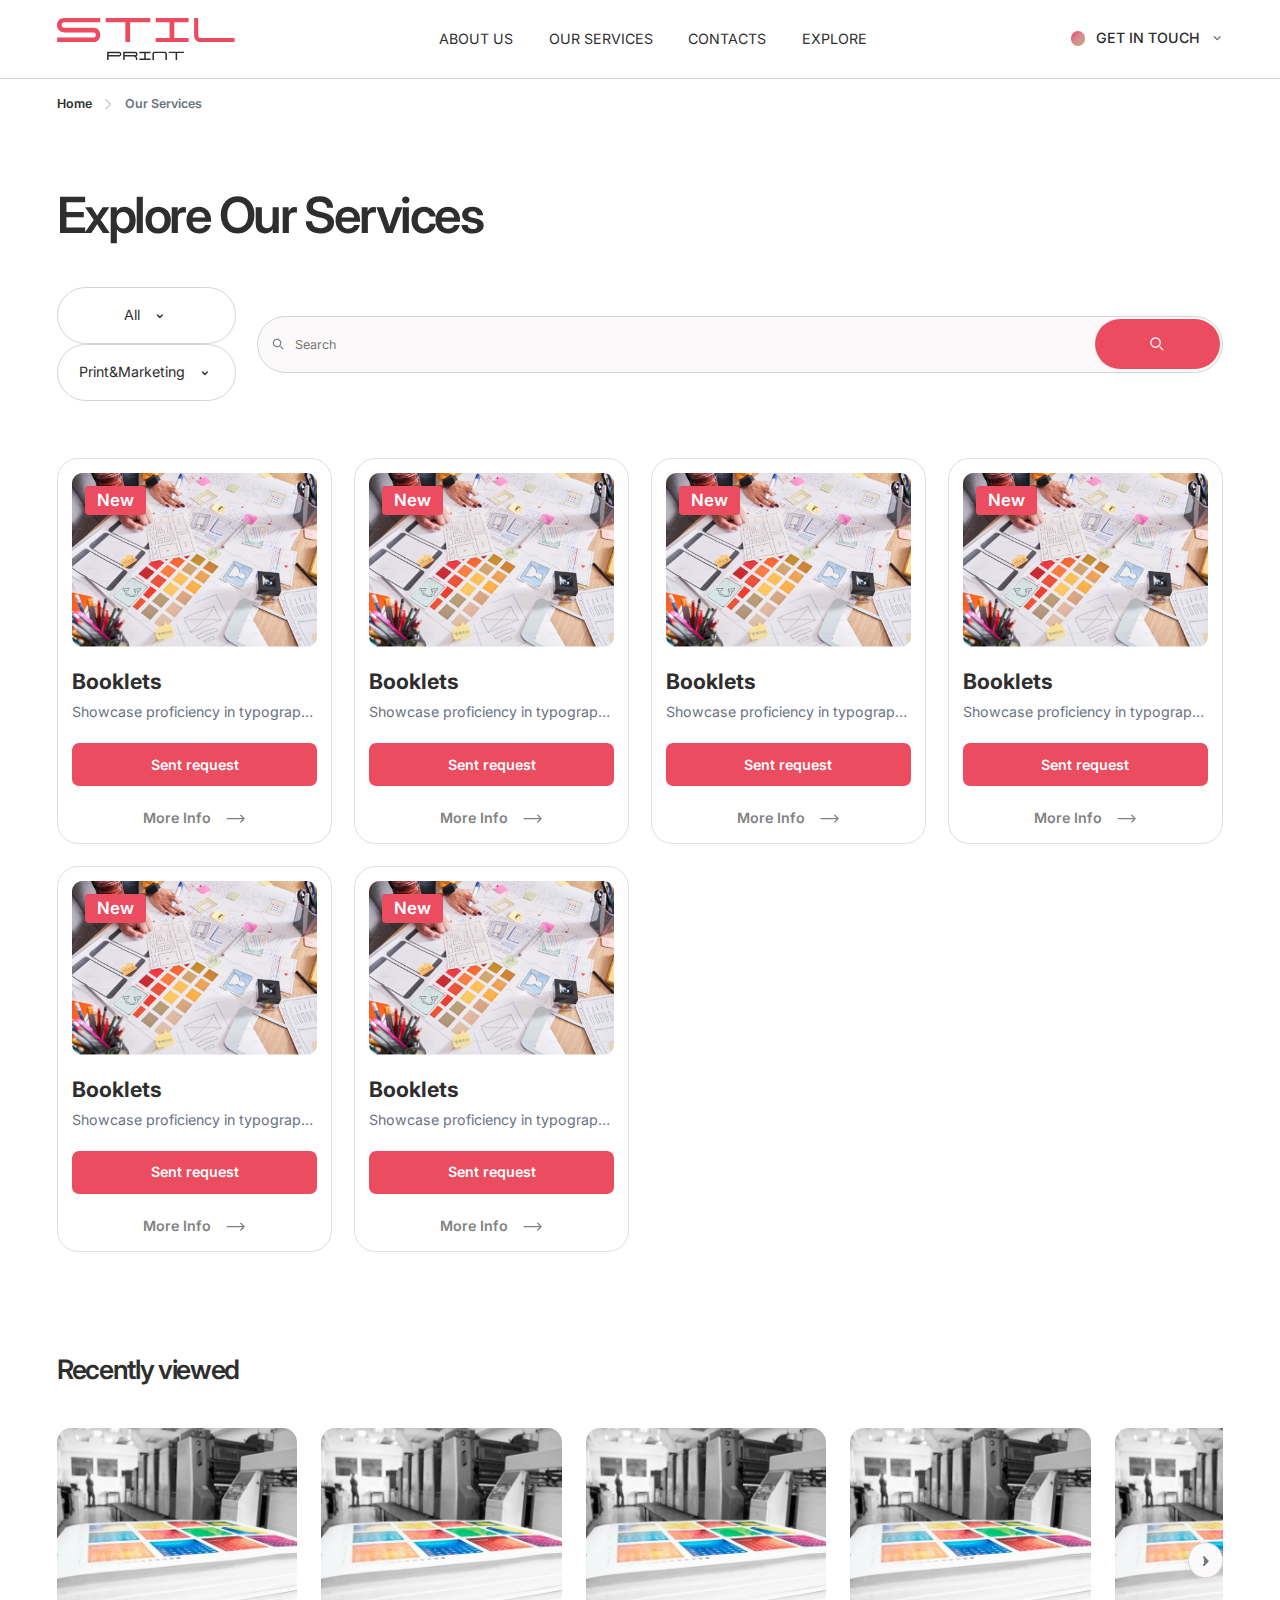
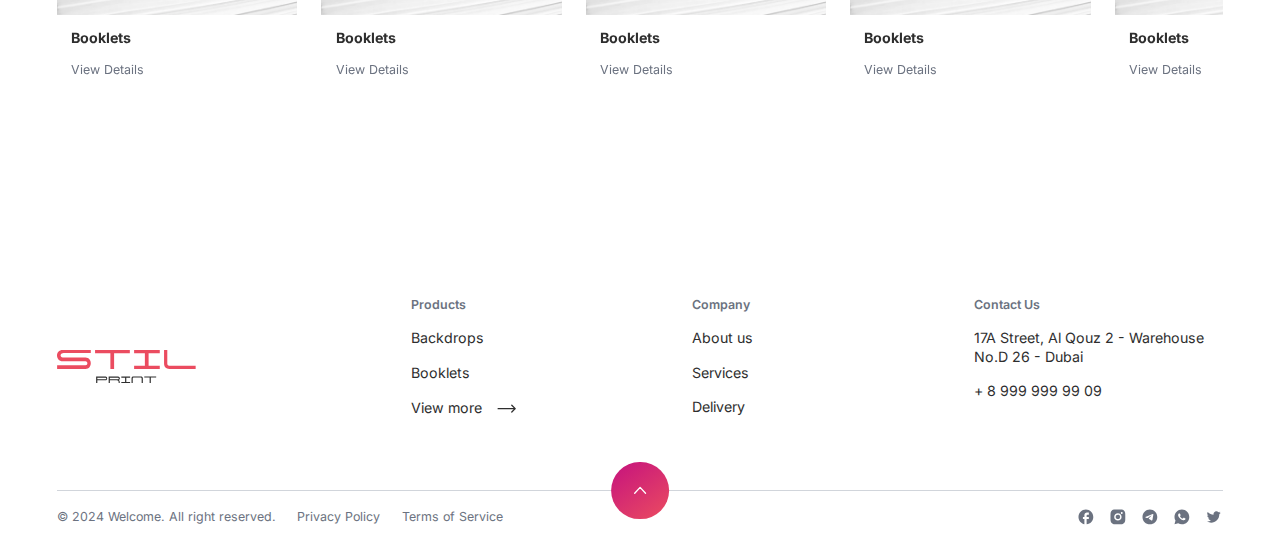
<file: services.html>
<!DOCTYPE html>
<html lang="ru">

<head>
    <meta charset="UTF-8">
    <meta http-equiv="X-UA-Compatible" content="IE=edge">
    <meta name="viewport" content="width=device-width, initial-scale=1.0">
    <title>Document</title>
    <link rel="stylesheet" href="./style/swiper-bundle.min.css">
    <link rel="stylesheet" href="style/style.css">
</head>

<body>

    <header class="header">
        <div class="container">
            <div class="header-top">
                <a href="" class="header-logo">
                    <img src="./media/icons/main/logo.svg" alt="" class="header-logo-img">
                </a>
                <nav class="header-nav">
                    <li class="heaer-nav-item"><a href="" class="header-nav-link">ABOUT US</a></li>
                    <li class="heaer-nav-item"><a href="" class="header-nav-link">OUR SERVICES</a></li>
                    <li class="heaer-nav-item"><a href="" class="header-nav-link">CONTACTS</a></li>
                    <li class="heaer-nav-item"><a href="" class="header-nav-link">EXPLORE</a></li>
                </nav>
                <div class="header-drop">
                    <div class="header-drop-top">
                        <div class="header-drop-top-serc"></div>
                        <p class="header-dpop-top-text">GET IN TOUCH</p>
                        <svg class="headr-drop-top-arr" viewBox="0 0 14 14" fill="none"
                            xmlns="http://www.w3.org/2000/svg">
                            <path
                                d="M7.00987 9.33341C6.7933 9.33337 6.58561 9.25156 6.43249 9.10599L3.16582 6.00124C3.08782 5.92964 3.02561 5.84399 2.98281 5.74929C2.94001 5.65459 2.91748 5.55274 2.91653 5.44968C2.91559 5.34662 2.93626 5.24441 2.97732 5.14902C3.01838 5.05363 3.07902 4.96697 3.1557 4.89409C3.23238 4.82121 3.32356 4.76358 3.42393 4.72455C3.52429 4.68552 3.63183 4.66588 3.74027 4.66678C3.8487 4.66767 3.95587 4.68909 4.0555 4.72976C4.15514 4.77044 4.24525 4.82958 4.32059 4.90371L7.00987 7.4597L9.69916 4.90371C9.85318 4.76232 10.0595 4.68409 10.2736 4.68585C10.4877 4.68762 10.6926 4.76925 10.844 4.91316C10.9954 5.05708 11.0813 5.25175 11.0831 5.45527C11.085 5.65878 11.0027 5.85485 10.8539 6.00124L7.58725 9.10599C7.43414 9.25156 7.22645 9.33337 7.00987 9.33341V9.33341Z"
                                fill="#6B7280" />
                        </svg>
                    </div>
                    <div class="header-drop-btm">
                        <div class="header-drop-menu">
                            <a class="header-dpor-item">
                                <img src="./media/icons/seti/1.svg" alt="" class="header-drop-item-img">
                                <p class="header-drop-item-text">Telegram</p>
                            </a>
                            <a class="header-dpor-item">
                                <img src="./media/icons/seti/2.svg" alt="" class="header-drop-item-img">
                                <p class="header-drop-item-text">Instagram</p>
                            </a>
                            <a class="header-dpor-item">
                                <img src="./media/icons/seti/3.svg" alt="" class="header-drop-item-img">
                                <p class="header-drop-item-text">WhatsApp</p>
                            </a>
                        </div>
                    </div>
                </div>
                <svg class="header-top-mob-menu mob" viewBox="0 0 23 33" fill="none" xmlns="http://www.w3.org/2000/svg">
                    <path d="M1.1875 8.9375H21.8125" stroke="#6B7280" stroke-width="1.5" stroke-linecap="round"
                        stroke-linejoin="round" />
                    <path d="M1.1875 16.5H21.8125" stroke="#6B7280" stroke-width="1.5" stroke-linecap="round"
                        stroke-linejoin="round" />
                    <path d="M1.1875 24.0625H21.8125" stroke="#6B7280" stroke-width="1.5" stroke-linecap="round"
                        stroke-linejoin="round" />
                </svg>
            </div>
            <div class="header-btm" style="display: none">
                <div class="header-btm-list">
                    <div class="header-btm-list-item">
                        <div class="header-btm-item-front">
                            <p class="header-btm-item-front-text">Backdrops & Exhibition</p>
                            <svg class="header-btm-item-front-svg" viewBox="0 0 20 20" fill="none"
                                xmlns="http://www.w3.org/2000/svg">
                                <path d="M12.7087 8.95825L10.0003 11.8749L7.29199 8.95825" stroke="#2E2E2E"
                                    stroke-width="1.5" stroke-linecap="round" stroke-linejoin="round" />
                            </svg>
                        </div>
                        <div class="header-btm-item-btm">
                            <div class="header-btm-item-wrapper">
                                <div class="header-btm-item-list">
                                    <div class="header-btm-item-list-item">
                                        <div class="heade-btm-item-heading">
                                            <svg class="header-btm-item-list-item-heading-svg" viewBox="0 0 18 18"
                                                fill="none" xmlns="http://www.w3.org/2000/svg">
                                                <path
                                                    d="M9.75043 12.7499C9.60211 12.7499 9.45714 12.7059 9.33383 12.6235C9.21053 12.5411 9.11442 12.424 9.05767 12.2869C9.00092 12.1499 8.98606 11.9991 9.01499 11.8537C9.04391 11.7082 9.11532 11.5746 9.22018 11.4697L11.6899 8.99994L9.22018 6.53019C9.14854 6.461 9.09141 6.37825 9.0521 6.28674C9.01279 6.19524 8.9921 6.09682 8.99124 5.99724C8.99037 5.89766 9.00935 5.7989 9.04706 5.70672C9.08477 5.61455 9.14046 5.53081 9.21088 5.46039C9.2813 5.38997 9.36504 5.33428 9.45721 5.29657C9.54938 5.25886 9.64814 5.23989 9.74773 5.24075C9.84731 5.24162 9.94573 5.26231 10.0372 5.30161C10.1287 5.34092 10.2115 5.39806 10.2807 5.46969L13.2807 8.46969C13.4213 8.61033 13.5003 8.80107 13.5003 8.99994C13.5003 9.19881 13.4213 9.38954 13.2807 9.53019L10.2807 12.5302C10.1401 12.6709 9.94932 12.7499 9.75043 12.7499Z"
                                                    fill="#FBF9F9" />
                                                <path
                                                    d="M9.75043 12.7499C9.60211 12.7499 9.45714 12.7059 9.33383 12.6235C9.21053 12.5411 9.11442 12.424 9.05767 12.2869C9.00092 12.1499 8.98606 11.9991 9.01499 11.8537C9.04391 11.7082 9.11532 11.5746 9.22018 11.4697L11.6899 8.99994L9.22018 6.53019C9.14854 6.461 9.09141 6.37825 9.0521 6.28674C9.01279 6.19524 8.9921 6.09682 8.99124 5.99724C8.99037 5.89766 9.00935 5.7989 9.04706 5.70672C9.08477 5.61455 9.14046 5.53081 9.21088 5.46039C9.2813 5.38997 9.36504 5.33428 9.45721 5.29657C9.54938 5.25886 9.64814 5.23989 9.74773 5.24075C9.84731 5.24162 9.94573 5.26231 10.0372 5.30161C10.1287 5.34092 10.2115 5.39806 10.2807 5.46969L13.2807 8.46969C13.4213 8.61033 13.5003 8.80107 13.5003 8.99994C13.5003 9.19881 13.4213 9.38954 13.2807 9.53019L10.2807 12.5302C10.1401 12.6709 9.94932 12.7499 9.75043 12.7499Z"
                                                    fill="url(#paint0_linear_4419_1808)" />
                                                <path
                                                    d="M5.25043 12.7499C5.10211 12.7499 4.95714 12.7059 4.83383 12.6235C4.71053 12.5411 4.61442 12.424 4.55767 12.2869C4.50092 12.1499 4.48606 11.9991 4.51499 11.8537C4.54391 11.7082 4.61532 11.5746 4.72018 11.4697L7.18993 8.99994L4.72018 6.53019C4.64854 6.461 4.59141 6.37825 4.5521 6.28674C4.51279 6.19524 4.4921 6.09682 4.49124 5.99724C4.49037 5.89766 4.50935 5.7989 4.54706 5.70672C4.58477 5.61455 4.64046 5.53081 4.71088 5.46039C4.7813 5.38997 4.86504 5.33428 4.95721 5.29657C5.04938 5.25886 5.14814 5.23989 5.24773 5.24075C5.34731 5.24162 5.44573 5.26231 5.53723 5.30161C5.62873 5.34092 5.71149 5.39806 5.78068 5.46969L8.78068 8.46969C8.92128 8.61033 9.00027 8.80107 9.00027 8.99994C9.00027 9.19881 8.92128 9.38954 8.78068 9.53019L5.78068 12.5302C5.64006 12.6709 5.44932 12.7499 5.25043 12.7499Z"
                                                    fill="#FBF9F9" />
                                                <path
                                                    d="M5.25043 12.7499C5.10211 12.7499 4.95714 12.7059 4.83383 12.6235C4.71053 12.5411 4.61442 12.424 4.55767 12.2869C4.50092 12.1499 4.48606 11.9991 4.51499 11.8537C4.54391 11.7082 4.61532 11.5746 4.72018 11.4697L7.18993 8.99994L4.72018 6.53019C4.64854 6.461 4.59141 6.37825 4.5521 6.28674C4.51279 6.19524 4.4921 6.09682 4.49124 5.99724C4.49037 5.89766 4.50935 5.7989 4.54706 5.70672C4.58477 5.61455 4.64046 5.53081 4.71088 5.46039C4.7813 5.38997 4.86504 5.33428 4.95721 5.29657C5.04938 5.25886 5.14814 5.23989 5.24773 5.24075C5.34731 5.24162 5.44573 5.26231 5.53723 5.30161C5.62873 5.34092 5.71149 5.39806 5.78068 5.46969L8.78068 8.46969C8.92128 8.61033 9.00027 8.80107 9.00027 8.99994C9.00027 9.19881 8.92128 9.38954 8.78068 9.53019L5.78068 12.5302C5.64006 12.6709 5.44932 12.7499 5.25043 12.7499Z"
                                                    fill="url(#paint1_linear_4419_1808)" />
                                                <defs>
                                                    <linearGradient id="paint0_linear_4419_1808" x1="5.40791"
                                                        y1="5.47614" x2="14.5803" y2="8.96374"
                                                        gradientUnits="userSpaceOnUse">
                                                        <stop stop-color="#C5127E" />
                                                        <stop offset="1" stop-color="#EB4C60" />
                                                    </linearGradient>
                                                    <linearGradient id="paint1_linear_4419_1808" x1="5.40791"
                                                        y1="5.47614" x2="14.5803" y2="8.96374"
                                                        gradientUnits="userSpaceOnUse">
                                                        <stop stop-color="#C5127E" />
                                                        <stop offset="1" stop-color="#EB4C60" />
                                                    </linearGradient>
                                                </defs>
                                            </svg>
                                            <p class="header-btm-item-heading-text">Backdrops</p>
                                        </div>
                                        <div class="header-btm-item-list-item-list">
                                            <a href="" class="header-btm-item-item">Backlit Backdrop</a>
                                            <a href="" class="header-btm-item-item">Fabric Backdrop - Indoor</a>
                                            <a href="" class="header-btm-item-item">Backlit Backdrop</a>
                                            <a href="" class="header-btm-item-item">Fabric Backdrop - Indoor</a>
                                            <a href="" class="header-btm-item-item">Backlit Backdrop</a>
                                            <a href="" class="header-btm-item-item">Fabric Backdrop - Indoor</a>
                                            <a href="" class="header-btm-item-item">Backlit Backdrop</a>
                                            <a href="" class="header-btm-item-item">Fabric Backdrop - Indoor</a>
                                        </div>
                                    </div>
                                    <div class="header-btm-item-list-item">
                                        <div class="heade-btm-item-heading">
                                            <svg class="header-btm-item-list-item-heading-svg" viewBox="0 0 18 18"
                                                fill="none" xmlns="http://www.w3.org/2000/svg">
                                                <path
                                                    d="M9.75043 12.7499C9.60211 12.7499 9.45714 12.7059 9.33383 12.6235C9.21053 12.5411 9.11442 12.424 9.05767 12.2869C9.00092 12.1499 8.98606 11.9991 9.01499 11.8537C9.04391 11.7082 9.11532 11.5746 9.22018 11.4697L11.6899 8.99994L9.22018 6.53019C9.14854 6.461 9.09141 6.37825 9.0521 6.28674C9.01279 6.19524 8.9921 6.09682 8.99124 5.99724C8.99037 5.89766 9.00935 5.7989 9.04706 5.70672C9.08477 5.61455 9.14046 5.53081 9.21088 5.46039C9.2813 5.38997 9.36504 5.33428 9.45721 5.29657C9.54938 5.25886 9.64814 5.23989 9.74773 5.24075C9.84731 5.24162 9.94573 5.26231 10.0372 5.30161C10.1287 5.34092 10.2115 5.39806 10.2807 5.46969L13.2807 8.46969C13.4213 8.61033 13.5003 8.80107 13.5003 8.99994C13.5003 9.19881 13.4213 9.38954 13.2807 9.53019L10.2807 12.5302C10.1401 12.6709 9.94932 12.7499 9.75043 12.7499Z"
                                                    fill="#FBF9F9" />
                                                <path
                                                    d="M9.75043 12.7499C9.60211 12.7499 9.45714 12.7059 9.33383 12.6235C9.21053 12.5411 9.11442 12.424 9.05767 12.2869C9.00092 12.1499 8.98606 11.9991 9.01499 11.8537C9.04391 11.7082 9.11532 11.5746 9.22018 11.4697L11.6899 8.99994L9.22018 6.53019C9.14854 6.461 9.09141 6.37825 9.0521 6.28674C9.01279 6.19524 8.9921 6.09682 8.99124 5.99724C8.99037 5.89766 9.00935 5.7989 9.04706 5.70672C9.08477 5.61455 9.14046 5.53081 9.21088 5.46039C9.2813 5.38997 9.36504 5.33428 9.45721 5.29657C9.54938 5.25886 9.64814 5.23989 9.74773 5.24075C9.84731 5.24162 9.94573 5.26231 10.0372 5.30161C10.1287 5.34092 10.2115 5.39806 10.2807 5.46969L13.2807 8.46969C13.4213 8.61033 13.5003 8.80107 13.5003 8.99994C13.5003 9.19881 13.4213 9.38954 13.2807 9.53019L10.2807 12.5302C10.1401 12.6709 9.94932 12.7499 9.75043 12.7499Z"
                                                    fill="url(#paint0_linear_4419_1808)" />
                                                <path
                                                    d="M5.25043 12.7499C5.10211 12.7499 4.95714 12.7059 4.83383 12.6235C4.71053 12.5411 4.61442 12.424 4.55767 12.2869C4.50092 12.1499 4.48606 11.9991 4.51499 11.8537C4.54391 11.7082 4.61532 11.5746 4.72018 11.4697L7.18993 8.99994L4.72018 6.53019C4.64854 6.461 4.59141 6.37825 4.5521 6.28674C4.51279 6.19524 4.4921 6.09682 4.49124 5.99724C4.49037 5.89766 4.50935 5.7989 4.54706 5.70672C4.58477 5.61455 4.64046 5.53081 4.71088 5.46039C4.7813 5.38997 4.86504 5.33428 4.95721 5.29657C5.04938 5.25886 5.14814 5.23989 5.24773 5.24075C5.34731 5.24162 5.44573 5.26231 5.53723 5.30161C5.62873 5.34092 5.71149 5.39806 5.78068 5.46969L8.78068 8.46969C8.92128 8.61033 9.00027 8.80107 9.00027 8.99994C9.00027 9.19881 8.92128 9.38954 8.78068 9.53019L5.78068 12.5302C5.64006 12.6709 5.44932 12.7499 5.25043 12.7499Z"
                                                    fill="#FBF9F9" />
                                                <path
                                                    d="M5.25043 12.7499C5.10211 12.7499 4.95714 12.7059 4.83383 12.6235C4.71053 12.5411 4.61442 12.424 4.55767 12.2869C4.50092 12.1499 4.48606 11.9991 4.51499 11.8537C4.54391 11.7082 4.61532 11.5746 4.72018 11.4697L7.18993 8.99994L4.72018 6.53019C4.64854 6.461 4.59141 6.37825 4.5521 6.28674C4.51279 6.19524 4.4921 6.09682 4.49124 5.99724C4.49037 5.89766 4.50935 5.7989 4.54706 5.70672C4.58477 5.61455 4.64046 5.53081 4.71088 5.46039C4.7813 5.38997 4.86504 5.33428 4.95721 5.29657C5.04938 5.25886 5.14814 5.23989 5.24773 5.24075C5.34731 5.24162 5.44573 5.26231 5.53723 5.30161C5.62873 5.34092 5.71149 5.39806 5.78068 5.46969L8.78068 8.46969C8.92128 8.61033 9.00027 8.80107 9.00027 8.99994C9.00027 9.19881 8.92128 9.38954 8.78068 9.53019L5.78068 12.5302C5.64006 12.6709 5.44932 12.7499 5.25043 12.7499Z"
                                                    fill="url(#paint1_linear_4419_1808)" />
                                                <defs>
                                                    <linearGradient id="paint0_linear_4419_1808" x1="5.40791"
                                                        y1="5.47614" x2="14.5803" y2="8.96374"
                                                        gradientUnits="userSpaceOnUse">
                                                        <stop stop-color="#C5127E" />
                                                        <stop offset="1" stop-color="#EB4C60" />
                                                    </linearGradient>
                                                    <linearGradient id="paint1_linear_4419_1808" x1="5.40791"
                                                        y1="5.47614" x2="14.5803" y2="8.96374"
                                                        gradientUnits="userSpaceOnUse">
                                                        <stop stop-color="#C5127E" />
                                                        <stop offset="1" stop-color="#EB4C60" />
                                                    </linearGradient>
                                                </defs>
                                            </svg>
                                            <p class="header-btm-item-heading-text">Backdrops</p>
                                        </div>
                                        <div class="header-btm-item-list-item-list">
                                            <a href="" class="header-btm-item-item">Backlit Backdrop</a>
                                            <a href="" class="header-btm-item-item">Fabric Backdrop - Indoor</a>
                                            <a href="" class="header-btm-item-item">Backlit Backdrop</a>
                                            <a href="" class="header-btm-item-item">Fabric Backdrop - Indoor</a>
                                            <a href="" class="header-btm-item-item">Backlit Backdrop</a>
                                            <a href="" class="header-btm-item-item">Fabric Backdrop - Indoor</a>
                                            <a href="" class="header-btm-item-item">Backlit Backdrop</a>
                                            <a href="" class="header-btm-item-item">Fabric Backdrop - Indoor</a>
                                        </div>
                                    </div>
                                    <div class="header-btm-item-list-item">
                                        <div class="heade-btm-item-heading">
                                            <svg class="header-btm-item-list-item-heading-svg" viewBox="0 0 18 18"
                                                fill="none" xmlns="http://www.w3.org/2000/svg">
                                                <path
                                                    d="M9.75043 12.7499C9.60211 12.7499 9.45714 12.7059 9.33383 12.6235C9.21053 12.5411 9.11442 12.424 9.05767 12.2869C9.00092 12.1499 8.98606 11.9991 9.01499 11.8537C9.04391 11.7082 9.11532 11.5746 9.22018 11.4697L11.6899 8.99994L9.22018 6.53019C9.14854 6.461 9.09141 6.37825 9.0521 6.28674C9.01279 6.19524 8.9921 6.09682 8.99124 5.99724C8.99037 5.89766 9.00935 5.7989 9.04706 5.70672C9.08477 5.61455 9.14046 5.53081 9.21088 5.46039C9.2813 5.38997 9.36504 5.33428 9.45721 5.29657C9.54938 5.25886 9.64814 5.23989 9.74773 5.24075C9.84731 5.24162 9.94573 5.26231 10.0372 5.30161C10.1287 5.34092 10.2115 5.39806 10.2807 5.46969L13.2807 8.46969C13.4213 8.61033 13.5003 8.80107 13.5003 8.99994C13.5003 9.19881 13.4213 9.38954 13.2807 9.53019L10.2807 12.5302C10.1401 12.6709 9.94932 12.7499 9.75043 12.7499Z"
                                                    fill="#FBF9F9" />
                                                <path
                                                    d="M9.75043 12.7499C9.60211 12.7499 9.45714 12.7059 9.33383 12.6235C9.21053 12.5411 9.11442 12.424 9.05767 12.2869C9.00092 12.1499 8.98606 11.9991 9.01499 11.8537C9.04391 11.7082 9.11532 11.5746 9.22018 11.4697L11.6899 8.99994L9.22018 6.53019C9.14854 6.461 9.09141 6.37825 9.0521 6.28674C9.01279 6.19524 8.9921 6.09682 8.99124 5.99724C8.99037 5.89766 9.00935 5.7989 9.04706 5.70672C9.08477 5.61455 9.14046 5.53081 9.21088 5.46039C9.2813 5.38997 9.36504 5.33428 9.45721 5.29657C9.54938 5.25886 9.64814 5.23989 9.74773 5.24075C9.84731 5.24162 9.94573 5.26231 10.0372 5.30161C10.1287 5.34092 10.2115 5.39806 10.2807 5.46969L13.2807 8.46969C13.4213 8.61033 13.5003 8.80107 13.5003 8.99994C13.5003 9.19881 13.4213 9.38954 13.2807 9.53019L10.2807 12.5302C10.1401 12.6709 9.94932 12.7499 9.75043 12.7499Z"
                                                    fill="url(#paint0_linear_4419_1808)" />
                                                <path
                                                    d="M5.25043 12.7499C5.10211 12.7499 4.95714 12.7059 4.83383 12.6235C4.71053 12.5411 4.61442 12.424 4.55767 12.2869C4.50092 12.1499 4.48606 11.9991 4.51499 11.8537C4.54391 11.7082 4.61532 11.5746 4.72018 11.4697L7.18993 8.99994L4.72018 6.53019C4.64854 6.461 4.59141 6.37825 4.5521 6.28674C4.51279 6.19524 4.4921 6.09682 4.49124 5.99724C4.49037 5.89766 4.50935 5.7989 4.54706 5.70672C4.58477 5.61455 4.64046 5.53081 4.71088 5.46039C4.7813 5.38997 4.86504 5.33428 4.95721 5.29657C5.04938 5.25886 5.14814 5.23989 5.24773 5.24075C5.34731 5.24162 5.44573 5.26231 5.53723 5.30161C5.62873 5.34092 5.71149 5.39806 5.78068 5.46969L8.78068 8.46969C8.92128 8.61033 9.00027 8.80107 9.00027 8.99994C9.00027 9.19881 8.92128 9.38954 8.78068 9.53019L5.78068 12.5302C5.64006 12.6709 5.44932 12.7499 5.25043 12.7499Z"
                                                    fill="#FBF9F9" />
                                                <path
                                                    d="M5.25043 12.7499C5.10211 12.7499 4.95714 12.7059 4.83383 12.6235C4.71053 12.5411 4.61442 12.424 4.55767 12.2869C4.50092 12.1499 4.48606 11.9991 4.51499 11.8537C4.54391 11.7082 4.61532 11.5746 4.72018 11.4697L7.18993 8.99994L4.72018 6.53019C4.64854 6.461 4.59141 6.37825 4.5521 6.28674C4.51279 6.19524 4.4921 6.09682 4.49124 5.99724C4.49037 5.89766 4.50935 5.7989 4.54706 5.70672C4.58477 5.61455 4.64046 5.53081 4.71088 5.46039C4.7813 5.38997 4.86504 5.33428 4.95721 5.29657C5.04938 5.25886 5.14814 5.23989 5.24773 5.24075C5.34731 5.24162 5.44573 5.26231 5.53723 5.30161C5.62873 5.34092 5.71149 5.39806 5.78068 5.46969L8.78068 8.46969C8.92128 8.61033 9.00027 8.80107 9.00027 8.99994C9.00027 9.19881 8.92128 9.38954 8.78068 9.53019L5.78068 12.5302C5.64006 12.6709 5.44932 12.7499 5.25043 12.7499Z"
                                                    fill="url(#paint1_linear_4419_1808)" />
                                                <defs>
                                                    <linearGradient id="paint0_linear_4419_1808" x1="5.40791"
                                                        y1="5.47614" x2="14.5803" y2="8.96374"
                                                        gradientUnits="userSpaceOnUse">
                                                        <stop stop-color="#C5127E" />
                                                        <stop offset="1" stop-color="#EB4C60" />
                                                    </linearGradient>
                                                    <linearGradient id="paint1_linear_4419_1808" x1="5.40791"
                                                        y1="5.47614" x2="14.5803" y2="8.96374"
                                                        gradientUnits="userSpaceOnUse">
                                                        <stop stop-color="#C5127E" />
                                                        <stop offset="1" stop-color="#EB4C60" />
                                                    </linearGradient>
                                                </defs>
                                            </svg>
                                            <p class="header-btm-item-heading-text">Backdrops</p>
                                        </div>
                                        <div class="header-btm-item-list-item-list">
                                            <a href="" class="header-btm-item-item">Backlit Backdrop</a>
                                            <a href="" class="header-btm-item-item">Fabric Backdrop - Indoor</a>
                                            <a href="" class="header-btm-item-item">Backlit Backdrop</a>
                                            <a href="" class="header-btm-item-item">Fabric Backdrop - Indoor</a>
                                            <a href="" class="header-btm-item-item">Backlit Backdrop</a>
                                            <a href="" class="header-btm-item-item">Fabric Backdrop - Indoor</a>
                                            <a href="" class="header-btm-item-item">Backlit Backdrop</a>
                                            <a href="" class="header-btm-item-item">Fabric Backdrop - Indoor</a>
                                        </div>
                                    </div>
                                    <div class="header-btm-item-list-item">
                                        <div class="heade-btm-item-heading">
                                            <svg class="header-btm-item-list-item-heading-svg" viewBox="0 0 18 18"
                                                fill="none" xmlns="http://www.w3.org/2000/svg">
                                                <path
                                                    d="M9.75043 12.7499C9.60211 12.7499 9.45714 12.7059 9.33383 12.6235C9.21053 12.5411 9.11442 12.424 9.05767 12.2869C9.00092 12.1499 8.98606 11.9991 9.01499 11.8537C9.04391 11.7082 9.11532 11.5746 9.22018 11.4697L11.6899 8.99994L9.22018 6.53019C9.14854 6.461 9.09141 6.37825 9.0521 6.28674C9.01279 6.19524 8.9921 6.09682 8.99124 5.99724C8.99037 5.89766 9.00935 5.7989 9.04706 5.70672C9.08477 5.61455 9.14046 5.53081 9.21088 5.46039C9.2813 5.38997 9.36504 5.33428 9.45721 5.29657C9.54938 5.25886 9.64814 5.23989 9.74773 5.24075C9.84731 5.24162 9.94573 5.26231 10.0372 5.30161C10.1287 5.34092 10.2115 5.39806 10.2807 5.46969L13.2807 8.46969C13.4213 8.61033 13.5003 8.80107 13.5003 8.99994C13.5003 9.19881 13.4213 9.38954 13.2807 9.53019L10.2807 12.5302C10.1401 12.6709 9.94932 12.7499 9.75043 12.7499Z"
                                                    fill="#FBF9F9" />
                                                <path
                                                    d="M9.75043 12.7499C9.60211 12.7499 9.45714 12.7059 9.33383 12.6235C9.21053 12.5411 9.11442 12.424 9.05767 12.2869C9.00092 12.1499 8.98606 11.9991 9.01499 11.8537C9.04391 11.7082 9.11532 11.5746 9.22018 11.4697L11.6899 8.99994L9.22018 6.53019C9.14854 6.461 9.09141 6.37825 9.0521 6.28674C9.01279 6.19524 8.9921 6.09682 8.99124 5.99724C8.99037 5.89766 9.00935 5.7989 9.04706 5.70672C9.08477 5.61455 9.14046 5.53081 9.21088 5.46039C9.2813 5.38997 9.36504 5.33428 9.45721 5.29657C9.54938 5.25886 9.64814 5.23989 9.74773 5.24075C9.84731 5.24162 9.94573 5.26231 10.0372 5.30161C10.1287 5.34092 10.2115 5.39806 10.2807 5.46969L13.2807 8.46969C13.4213 8.61033 13.5003 8.80107 13.5003 8.99994C13.5003 9.19881 13.4213 9.38954 13.2807 9.53019L10.2807 12.5302C10.1401 12.6709 9.94932 12.7499 9.75043 12.7499Z"
                                                    fill="url(#paint0_linear_4419_1808)" />
                                                <path
                                                    d="M5.25043 12.7499C5.10211 12.7499 4.95714 12.7059 4.83383 12.6235C4.71053 12.5411 4.61442 12.424 4.55767 12.2869C4.50092 12.1499 4.48606 11.9991 4.51499 11.8537C4.54391 11.7082 4.61532 11.5746 4.72018 11.4697L7.18993 8.99994L4.72018 6.53019C4.64854 6.461 4.59141 6.37825 4.5521 6.28674C4.51279 6.19524 4.4921 6.09682 4.49124 5.99724C4.49037 5.89766 4.50935 5.7989 4.54706 5.70672C4.58477 5.61455 4.64046 5.53081 4.71088 5.46039C4.7813 5.38997 4.86504 5.33428 4.95721 5.29657C5.04938 5.25886 5.14814 5.23989 5.24773 5.24075C5.34731 5.24162 5.44573 5.26231 5.53723 5.30161C5.62873 5.34092 5.71149 5.39806 5.78068 5.46969L8.78068 8.46969C8.92128 8.61033 9.00027 8.80107 9.00027 8.99994C9.00027 9.19881 8.92128 9.38954 8.78068 9.53019L5.78068 12.5302C5.64006 12.6709 5.44932 12.7499 5.25043 12.7499Z"
                                                    fill="#FBF9F9" />
                                                <path
                                                    d="M5.25043 12.7499C5.10211 12.7499 4.95714 12.7059 4.83383 12.6235C4.71053 12.5411 4.61442 12.424 4.55767 12.2869C4.50092 12.1499 4.48606 11.9991 4.51499 11.8537C4.54391 11.7082 4.61532 11.5746 4.72018 11.4697L7.18993 8.99994L4.72018 6.53019C4.64854 6.461 4.59141 6.37825 4.5521 6.28674C4.51279 6.19524 4.4921 6.09682 4.49124 5.99724C4.49037 5.89766 4.50935 5.7989 4.54706 5.70672C4.58477 5.61455 4.64046 5.53081 4.71088 5.46039C4.7813 5.38997 4.86504 5.33428 4.95721 5.29657C5.04938 5.25886 5.14814 5.23989 5.24773 5.24075C5.34731 5.24162 5.44573 5.26231 5.53723 5.30161C5.62873 5.34092 5.71149 5.39806 5.78068 5.46969L8.78068 8.46969C8.92128 8.61033 9.00027 8.80107 9.00027 8.99994C9.00027 9.19881 8.92128 9.38954 8.78068 9.53019L5.78068 12.5302C5.64006 12.6709 5.44932 12.7499 5.25043 12.7499Z"
                                                    fill="url(#paint1_linear_4419_1808)" />
                                                <defs>
                                                    <linearGradient id="paint0_linear_4419_1808" x1="5.40791"
                                                        y1="5.47614" x2="14.5803" y2="8.96374"
                                                        gradientUnits="userSpaceOnUse">
                                                        <stop stop-color="#C5127E" />
                                                        <stop offset="1" stop-color="#EB4C60" />
                                                    </linearGradient>
                                                    <linearGradient id="paint1_linear_4419_1808" x1="5.40791"
                                                        y1="5.47614" x2="14.5803" y2="8.96374"
                                                        gradientUnits="userSpaceOnUse">
                                                        <stop stop-color="#C5127E" />
                                                        <stop offset="1" stop-color="#EB4C60" />
                                                    </linearGradient>
                                                </defs>
                                            </svg>
                                            <p class="header-btm-item-heading-text">Backdrops</p>
                                        </div>
                                        <div class="header-btm-item-list-item-list">
                                            <a href="" class="header-btm-item-item">Backlit Backdrop</a>
                                            <a href="" class="header-btm-item-item">Fabric Backdrop - Indoor</a>
                                            <a href="" class="header-btm-item-item">Backlit Backdrop</a>
                                            <a href="" class="header-btm-item-item">Fabric Backdrop - Indoor</a>
                                            <a href="" class="header-btm-item-item">Backlit Backdrop</a>
                                            <a href="" class="header-btm-item-item">Fabric Backdrop - Indoor</a>
                                            <a href="" class="header-btm-item-item">Backlit Backdrop</a>
                                            <a href="" class="header-btm-item-item">Fabric Backdrop - Indoor</a>
                                        </div>
                                    </div>
                                    <div class="header-btm-item-list-item">
                                        <div class="heade-btm-item-heading">
                                            <svg class="header-btm-item-list-item-heading-svg" viewBox="0 0 18 18"
                                                fill="none" xmlns="http://www.w3.org/2000/svg">
                                                <path
                                                    d="M9.75043 12.7499C9.60211 12.7499 9.45714 12.7059 9.33383 12.6235C9.21053 12.5411 9.11442 12.424 9.05767 12.2869C9.00092 12.1499 8.98606 11.9991 9.01499 11.8537C9.04391 11.7082 9.11532 11.5746 9.22018 11.4697L11.6899 8.99994L9.22018 6.53019C9.14854 6.461 9.09141 6.37825 9.0521 6.28674C9.01279 6.19524 8.9921 6.09682 8.99124 5.99724C8.99037 5.89766 9.00935 5.7989 9.04706 5.70672C9.08477 5.61455 9.14046 5.53081 9.21088 5.46039C9.2813 5.38997 9.36504 5.33428 9.45721 5.29657C9.54938 5.25886 9.64814 5.23989 9.74773 5.24075C9.84731 5.24162 9.94573 5.26231 10.0372 5.30161C10.1287 5.34092 10.2115 5.39806 10.2807 5.46969L13.2807 8.46969C13.4213 8.61033 13.5003 8.80107 13.5003 8.99994C13.5003 9.19881 13.4213 9.38954 13.2807 9.53019L10.2807 12.5302C10.1401 12.6709 9.94932 12.7499 9.75043 12.7499Z"
                                                    fill="#FBF9F9" />
                                                <path
                                                    d="M9.75043 12.7499C9.60211 12.7499 9.45714 12.7059 9.33383 12.6235C9.21053 12.5411 9.11442 12.424 9.05767 12.2869C9.00092 12.1499 8.98606 11.9991 9.01499 11.8537C9.04391 11.7082 9.11532 11.5746 9.22018 11.4697L11.6899 8.99994L9.22018 6.53019C9.14854 6.461 9.09141 6.37825 9.0521 6.28674C9.01279 6.19524 8.9921 6.09682 8.99124 5.99724C8.99037 5.89766 9.00935 5.7989 9.04706 5.70672C9.08477 5.61455 9.14046 5.53081 9.21088 5.46039C9.2813 5.38997 9.36504 5.33428 9.45721 5.29657C9.54938 5.25886 9.64814 5.23989 9.74773 5.24075C9.84731 5.24162 9.94573 5.26231 10.0372 5.30161C10.1287 5.34092 10.2115 5.39806 10.2807 5.46969L13.2807 8.46969C13.4213 8.61033 13.5003 8.80107 13.5003 8.99994C13.5003 9.19881 13.4213 9.38954 13.2807 9.53019L10.2807 12.5302C10.1401 12.6709 9.94932 12.7499 9.75043 12.7499Z"
                                                    fill="url(#paint0_linear_4419_1808)" />
                                                <path
                                                    d="M5.25043 12.7499C5.10211 12.7499 4.95714 12.7059 4.83383 12.6235C4.71053 12.5411 4.61442 12.424 4.55767 12.2869C4.50092 12.1499 4.48606 11.9991 4.51499 11.8537C4.54391 11.7082 4.61532 11.5746 4.72018 11.4697L7.18993 8.99994L4.72018 6.53019C4.64854 6.461 4.59141 6.37825 4.5521 6.28674C4.51279 6.19524 4.4921 6.09682 4.49124 5.99724C4.49037 5.89766 4.50935 5.7989 4.54706 5.70672C4.58477 5.61455 4.64046 5.53081 4.71088 5.46039C4.7813 5.38997 4.86504 5.33428 4.95721 5.29657C5.04938 5.25886 5.14814 5.23989 5.24773 5.24075C5.34731 5.24162 5.44573 5.26231 5.53723 5.30161C5.62873 5.34092 5.71149 5.39806 5.78068 5.46969L8.78068 8.46969C8.92128 8.61033 9.00027 8.80107 9.00027 8.99994C9.00027 9.19881 8.92128 9.38954 8.78068 9.53019L5.78068 12.5302C5.64006 12.6709 5.44932 12.7499 5.25043 12.7499Z"
                                                    fill="#FBF9F9" />
                                                <path
                                                    d="M5.25043 12.7499C5.10211 12.7499 4.95714 12.7059 4.83383 12.6235C4.71053 12.5411 4.61442 12.424 4.55767 12.2869C4.50092 12.1499 4.48606 11.9991 4.51499 11.8537C4.54391 11.7082 4.61532 11.5746 4.72018 11.4697L7.18993 8.99994L4.72018 6.53019C4.64854 6.461 4.59141 6.37825 4.5521 6.28674C4.51279 6.19524 4.4921 6.09682 4.49124 5.99724C4.49037 5.89766 4.50935 5.7989 4.54706 5.70672C4.58477 5.61455 4.64046 5.53081 4.71088 5.46039C4.7813 5.38997 4.86504 5.33428 4.95721 5.29657C5.04938 5.25886 5.14814 5.23989 5.24773 5.24075C5.34731 5.24162 5.44573 5.26231 5.53723 5.30161C5.62873 5.34092 5.71149 5.39806 5.78068 5.46969L8.78068 8.46969C8.92128 8.61033 9.00027 8.80107 9.00027 8.99994C9.00027 9.19881 8.92128 9.38954 8.78068 9.53019L5.78068 12.5302C5.64006 12.6709 5.44932 12.7499 5.25043 12.7499Z"
                                                    fill="url(#paint1_linear_4419_1808)" />
                                                <defs>
                                                    <linearGradient id="paint0_linear_4419_1808" x1="5.40791"
                                                        y1="5.47614" x2="14.5803" y2="8.96374"
                                                        gradientUnits="userSpaceOnUse">
                                                        <stop stop-color="#C5127E" />
                                                        <stop offset="1" stop-color="#EB4C60" />
                                                    </linearGradient>
                                                    <linearGradient id="paint1_linear_4419_1808" x1="5.40791"
                                                        y1="5.47614" x2="14.5803" y2="8.96374"
                                                        gradientUnits="userSpaceOnUse">
                                                        <stop stop-color="#C5127E" />
                                                        <stop offset="1" stop-color="#EB4C60" />
                                                    </linearGradient>
                                                </defs>
                                            </svg>
                                            <p class="header-btm-item-heading-text">Backdrops</p>
                                        </div>
                                        <div class="header-btm-item-list-item-list">
                                            <a href="" class="header-btm-item-item">Backlit Backdrop</a>
                                            <a href="" class="header-btm-item-item">Fabric Backdrop - Indoor</a>
                                            <a href="" class="header-btm-item-item">Backlit Backdrop</a>
                                            <a href="" class="header-btm-item-item">Fabric Backdrop - Indoor</a>
                                            <a href="" class="header-btm-item-item">Backlit Backdrop</a>
                                            <a href="" class="header-btm-item-item">Fabric Backdrop - Indoor</a>
                                            <a href="" class="header-btm-item-item">Backlit Backdrop</a>
                                            <a href="" class="header-btm-item-item">Fabric Backdrop - Indoor</a>
                                        </div>
                                    </div>
                                </div>
                            </div>
                        </div>
                    </div>
                    <div class="header-btm-list-item">
                        <div class="header-btm-item-front">
                            <p class="header-btm-item-front-text">Corporate Gifts & Bags</p>
                            <svg class="header-btm-item-front-svg" viewBox="0 0 20 20" fill="none"
                                xmlns="http://www.w3.org/2000/svg">
                                <path d="M12.7087 8.95825L10.0003 11.8749L7.29199 8.95825" stroke="#2E2E2E"
                                    stroke-width="1.5" stroke-linecap="round" stroke-linejoin="round" />
                            </svg>
                        </div>
                        <div class="header-btm-item-btm">
                            <div class="header-btm-item-wrapper">
                                <div class="header-btm-item-list">
                                    <div class="header-btm-item-list-item">
                                        <div class="heade-btm-item-heading">
                                            <svg class="header-btm-item-list-item-heading-svg" viewBox="0 0 18 18"
                                                fill="none" xmlns="http://www.w3.org/2000/svg">
                                                <path
                                                    d="M9.75043 12.7499C9.60211 12.7499 9.45714 12.7059 9.33383 12.6235C9.21053 12.5411 9.11442 12.424 9.05767 12.2869C9.00092 12.1499 8.98606 11.9991 9.01499 11.8537C9.04391 11.7082 9.11532 11.5746 9.22018 11.4697L11.6899 8.99994L9.22018 6.53019C9.14854 6.461 9.09141 6.37825 9.0521 6.28674C9.01279 6.19524 8.9921 6.09682 8.99124 5.99724C8.99037 5.89766 9.00935 5.7989 9.04706 5.70672C9.08477 5.61455 9.14046 5.53081 9.21088 5.46039C9.2813 5.38997 9.36504 5.33428 9.45721 5.29657C9.54938 5.25886 9.64814 5.23989 9.74773 5.24075C9.84731 5.24162 9.94573 5.26231 10.0372 5.30161C10.1287 5.34092 10.2115 5.39806 10.2807 5.46969L13.2807 8.46969C13.4213 8.61033 13.5003 8.80107 13.5003 8.99994C13.5003 9.19881 13.4213 9.38954 13.2807 9.53019L10.2807 12.5302C10.1401 12.6709 9.94932 12.7499 9.75043 12.7499Z"
                                                    fill="#FBF9F9" />
                                                <path
                                                    d="M9.75043 12.7499C9.60211 12.7499 9.45714 12.7059 9.33383 12.6235C9.21053 12.5411 9.11442 12.424 9.05767 12.2869C9.00092 12.1499 8.98606 11.9991 9.01499 11.8537C9.04391 11.7082 9.11532 11.5746 9.22018 11.4697L11.6899 8.99994L9.22018 6.53019C9.14854 6.461 9.09141 6.37825 9.0521 6.28674C9.01279 6.19524 8.9921 6.09682 8.99124 5.99724C8.99037 5.89766 9.00935 5.7989 9.04706 5.70672C9.08477 5.61455 9.14046 5.53081 9.21088 5.46039C9.2813 5.38997 9.36504 5.33428 9.45721 5.29657C9.54938 5.25886 9.64814 5.23989 9.74773 5.24075C9.84731 5.24162 9.94573 5.26231 10.0372 5.30161C10.1287 5.34092 10.2115 5.39806 10.2807 5.46969L13.2807 8.46969C13.4213 8.61033 13.5003 8.80107 13.5003 8.99994C13.5003 9.19881 13.4213 9.38954 13.2807 9.53019L10.2807 12.5302C10.1401 12.6709 9.94932 12.7499 9.75043 12.7499Z"
                                                    fill="url(#paint0_linear_4419_1808)" />
                                                <path
                                                    d="M5.25043 12.7499C5.10211 12.7499 4.95714 12.7059 4.83383 12.6235C4.71053 12.5411 4.61442 12.424 4.55767 12.2869C4.50092 12.1499 4.48606 11.9991 4.51499 11.8537C4.54391 11.7082 4.61532 11.5746 4.72018 11.4697L7.18993 8.99994L4.72018 6.53019C4.64854 6.461 4.59141 6.37825 4.5521 6.28674C4.51279 6.19524 4.4921 6.09682 4.49124 5.99724C4.49037 5.89766 4.50935 5.7989 4.54706 5.70672C4.58477 5.61455 4.64046 5.53081 4.71088 5.46039C4.7813 5.38997 4.86504 5.33428 4.95721 5.29657C5.04938 5.25886 5.14814 5.23989 5.24773 5.24075C5.34731 5.24162 5.44573 5.26231 5.53723 5.30161C5.62873 5.34092 5.71149 5.39806 5.78068 5.46969L8.78068 8.46969C8.92128 8.61033 9.00027 8.80107 9.00027 8.99994C9.00027 9.19881 8.92128 9.38954 8.78068 9.53019L5.78068 12.5302C5.64006 12.6709 5.44932 12.7499 5.25043 12.7499Z"
                                                    fill="#FBF9F9" />
                                                <path
                                                    d="M5.25043 12.7499C5.10211 12.7499 4.95714 12.7059 4.83383 12.6235C4.71053 12.5411 4.61442 12.424 4.55767 12.2869C4.50092 12.1499 4.48606 11.9991 4.51499 11.8537C4.54391 11.7082 4.61532 11.5746 4.72018 11.4697L7.18993 8.99994L4.72018 6.53019C4.64854 6.461 4.59141 6.37825 4.5521 6.28674C4.51279 6.19524 4.4921 6.09682 4.49124 5.99724C4.49037 5.89766 4.50935 5.7989 4.54706 5.70672C4.58477 5.61455 4.64046 5.53081 4.71088 5.46039C4.7813 5.38997 4.86504 5.33428 4.95721 5.29657C5.04938 5.25886 5.14814 5.23989 5.24773 5.24075C5.34731 5.24162 5.44573 5.26231 5.53723 5.30161C5.62873 5.34092 5.71149 5.39806 5.78068 5.46969L8.78068 8.46969C8.92128 8.61033 9.00027 8.80107 9.00027 8.99994C9.00027 9.19881 8.92128 9.38954 8.78068 9.53019L5.78068 12.5302C5.64006 12.6709 5.44932 12.7499 5.25043 12.7499Z"
                                                    fill="url(#paint1_linear_4419_1808)" />
                                                <defs>
                                                    <linearGradient id="paint0_linear_4419_1808" x1="5.40791"
                                                        y1="5.47614" x2="14.5803" y2="8.96374"
                                                        gradientUnits="userSpaceOnUse">
                                                        <stop stop-color="#C5127E" />
                                                        <stop offset="1" stop-color="#EB4C60" />
                                                    </linearGradient>
                                                    <linearGradient id="paint1_linear_4419_1808" x1="5.40791"
                                                        y1="5.47614" x2="14.5803" y2="8.96374"
                                                        gradientUnits="userSpaceOnUse">
                                                        <stop stop-color="#C5127E" />
                                                        <stop offset="1" stop-color="#EB4C60" />
                                                    </linearGradient>
                                                </defs>
                                            </svg>
                                            <p class="header-btm-item-heading-text">Backdrops</p>
                                        </div>
                                        <div class="header-btm-item-list-item-list">
                                            <a href="" class="header-btm-item-item">Backlit Backdrop</a>
                                            <a href="" class="header-btm-item-item">Fabric Backdrop - Indoor</a>
                                            <a href="" class="header-btm-item-item">Backlit Backdrop</a>
                                            <a href="" class="header-btm-item-item">Fabric Backdrop - Indoor</a>
                                            <a href="" class="header-btm-item-item">Backlit Backdrop</a>
                                            <a href="" class="header-btm-item-item">Fabric Backdrop - Indoor</a>
                                            <a href="" class="header-btm-item-item">Backlit Backdrop</a>
                                            <a href="" class="header-btm-item-item">Fabric Backdrop - Indoor</a>
                                        </div>
                                    </div>
                                    <div class="header-btm-item-list-item">
                                        <div class="heade-btm-item-heading">
                                            <svg class="header-btm-item-list-item-heading-svg" viewBox="0 0 18 18"
                                                fill="none" xmlns="http://www.w3.org/2000/svg">
                                                <path
                                                    d="M9.75043 12.7499C9.60211 12.7499 9.45714 12.7059 9.33383 12.6235C9.21053 12.5411 9.11442 12.424 9.05767 12.2869C9.00092 12.1499 8.98606 11.9991 9.01499 11.8537C9.04391 11.7082 9.11532 11.5746 9.22018 11.4697L11.6899 8.99994L9.22018 6.53019C9.14854 6.461 9.09141 6.37825 9.0521 6.28674C9.01279 6.19524 8.9921 6.09682 8.99124 5.99724C8.99037 5.89766 9.00935 5.7989 9.04706 5.70672C9.08477 5.61455 9.14046 5.53081 9.21088 5.46039C9.2813 5.38997 9.36504 5.33428 9.45721 5.29657C9.54938 5.25886 9.64814 5.23989 9.74773 5.24075C9.84731 5.24162 9.94573 5.26231 10.0372 5.30161C10.1287 5.34092 10.2115 5.39806 10.2807 5.46969L13.2807 8.46969C13.4213 8.61033 13.5003 8.80107 13.5003 8.99994C13.5003 9.19881 13.4213 9.38954 13.2807 9.53019L10.2807 12.5302C10.1401 12.6709 9.94932 12.7499 9.75043 12.7499Z"
                                                    fill="#FBF9F9" />
                                                <path
                                                    d="M9.75043 12.7499C9.60211 12.7499 9.45714 12.7059 9.33383 12.6235C9.21053 12.5411 9.11442 12.424 9.05767 12.2869C9.00092 12.1499 8.98606 11.9991 9.01499 11.8537C9.04391 11.7082 9.11532 11.5746 9.22018 11.4697L11.6899 8.99994L9.22018 6.53019C9.14854 6.461 9.09141 6.37825 9.0521 6.28674C9.01279 6.19524 8.9921 6.09682 8.99124 5.99724C8.99037 5.89766 9.00935 5.7989 9.04706 5.70672C9.08477 5.61455 9.14046 5.53081 9.21088 5.46039C9.2813 5.38997 9.36504 5.33428 9.45721 5.29657C9.54938 5.25886 9.64814 5.23989 9.74773 5.24075C9.84731 5.24162 9.94573 5.26231 10.0372 5.30161C10.1287 5.34092 10.2115 5.39806 10.2807 5.46969L13.2807 8.46969C13.4213 8.61033 13.5003 8.80107 13.5003 8.99994C13.5003 9.19881 13.4213 9.38954 13.2807 9.53019L10.2807 12.5302C10.1401 12.6709 9.94932 12.7499 9.75043 12.7499Z"
                                                    fill="url(#paint0_linear_4419_1808)" />
                                                <path
                                                    d="M5.25043 12.7499C5.10211 12.7499 4.95714 12.7059 4.83383 12.6235C4.71053 12.5411 4.61442 12.424 4.55767 12.2869C4.50092 12.1499 4.48606 11.9991 4.51499 11.8537C4.54391 11.7082 4.61532 11.5746 4.72018 11.4697L7.18993 8.99994L4.72018 6.53019C4.64854 6.461 4.59141 6.37825 4.5521 6.28674C4.51279 6.19524 4.4921 6.09682 4.49124 5.99724C4.49037 5.89766 4.50935 5.7989 4.54706 5.70672C4.58477 5.61455 4.64046 5.53081 4.71088 5.46039C4.7813 5.38997 4.86504 5.33428 4.95721 5.29657C5.04938 5.25886 5.14814 5.23989 5.24773 5.24075C5.34731 5.24162 5.44573 5.26231 5.53723 5.30161C5.62873 5.34092 5.71149 5.39806 5.78068 5.46969L8.78068 8.46969C8.92128 8.61033 9.00027 8.80107 9.00027 8.99994C9.00027 9.19881 8.92128 9.38954 8.78068 9.53019L5.78068 12.5302C5.64006 12.6709 5.44932 12.7499 5.25043 12.7499Z"
                                                    fill="#FBF9F9" />
                                                <path
                                                    d="M5.25043 12.7499C5.10211 12.7499 4.95714 12.7059 4.83383 12.6235C4.71053 12.5411 4.61442 12.424 4.55767 12.2869C4.50092 12.1499 4.48606 11.9991 4.51499 11.8537C4.54391 11.7082 4.61532 11.5746 4.72018 11.4697L7.18993 8.99994L4.72018 6.53019C4.64854 6.461 4.59141 6.37825 4.5521 6.28674C4.51279 6.19524 4.4921 6.09682 4.49124 5.99724C4.49037 5.89766 4.50935 5.7989 4.54706 5.70672C4.58477 5.61455 4.64046 5.53081 4.71088 5.46039C4.7813 5.38997 4.86504 5.33428 4.95721 5.29657C5.04938 5.25886 5.14814 5.23989 5.24773 5.24075C5.34731 5.24162 5.44573 5.26231 5.53723 5.30161C5.62873 5.34092 5.71149 5.39806 5.78068 5.46969L8.78068 8.46969C8.92128 8.61033 9.00027 8.80107 9.00027 8.99994C9.00027 9.19881 8.92128 9.38954 8.78068 9.53019L5.78068 12.5302C5.64006 12.6709 5.44932 12.7499 5.25043 12.7499Z"
                                                    fill="url(#paint1_linear_4419_1808)" />
                                                <defs>
                                                    <linearGradient id="paint0_linear_4419_1808" x1="5.40791"
                                                        y1="5.47614" x2="14.5803" y2="8.96374"
                                                        gradientUnits="userSpaceOnUse">
                                                        <stop stop-color="#C5127E" />
                                                        <stop offset="1" stop-color="#EB4C60" />
                                                    </linearGradient>
                                                    <linearGradient id="paint1_linear_4419_1808" x1="5.40791"
                                                        y1="5.47614" x2="14.5803" y2="8.96374"
                                                        gradientUnits="userSpaceOnUse">
                                                        <stop stop-color="#C5127E" />
                                                        <stop offset="1" stop-color="#EB4C60" />
                                                    </linearGradient>
                                                </defs>
                                            </svg>
                                            <p class="header-btm-item-heading-text">Backdrops</p>
                                        </div>
                                        <div class="header-btm-item-list-item-list">
                                            <a href="" class="header-btm-item-item">Backlit Backdrop</a>
                                            <a href="" class="header-btm-item-item">Fabric Backdrop - Indoor</a>
                                            <a href="" class="header-btm-item-item">Backlit Backdrop</a>
                                            <a href="" class="header-btm-item-item">Fabric Backdrop - Indoor</a>
                                            <a href="" class="header-btm-item-item">Backlit Backdrop</a>
                                            <a href="" class="header-btm-item-item">Fabric Backdrop - Indoor</a>
                                            <a href="" class="header-btm-item-item">Backlit Backdrop</a>
                                            <a href="" class="header-btm-item-item">Fabric Backdrop - Indoor</a>
                                        </div>
                                    </div>
                                    <div class="header-btm-item-list-item">
                                        <div class="heade-btm-item-heading">
                                            <svg class="header-btm-item-list-item-heading-svg" viewBox="0 0 18 18"
                                                fill="none" xmlns="http://www.w3.org/2000/svg">
                                                <path
                                                    d="M9.75043 12.7499C9.60211 12.7499 9.45714 12.7059 9.33383 12.6235C9.21053 12.5411 9.11442 12.424 9.05767 12.2869C9.00092 12.1499 8.98606 11.9991 9.01499 11.8537C9.04391 11.7082 9.11532 11.5746 9.22018 11.4697L11.6899 8.99994L9.22018 6.53019C9.14854 6.461 9.09141 6.37825 9.0521 6.28674C9.01279 6.19524 8.9921 6.09682 8.99124 5.99724C8.99037 5.89766 9.00935 5.7989 9.04706 5.70672C9.08477 5.61455 9.14046 5.53081 9.21088 5.46039C9.2813 5.38997 9.36504 5.33428 9.45721 5.29657C9.54938 5.25886 9.64814 5.23989 9.74773 5.24075C9.84731 5.24162 9.94573 5.26231 10.0372 5.30161C10.1287 5.34092 10.2115 5.39806 10.2807 5.46969L13.2807 8.46969C13.4213 8.61033 13.5003 8.80107 13.5003 8.99994C13.5003 9.19881 13.4213 9.38954 13.2807 9.53019L10.2807 12.5302C10.1401 12.6709 9.94932 12.7499 9.75043 12.7499Z"
                                                    fill="#FBF9F9" />
                                                <path
                                                    d="M9.75043 12.7499C9.60211 12.7499 9.45714 12.7059 9.33383 12.6235C9.21053 12.5411 9.11442 12.424 9.05767 12.2869C9.00092 12.1499 8.98606 11.9991 9.01499 11.8537C9.04391 11.7082 9.11532 11.5746 9.22018 11.4697L11.6899 8.99994L9.22018 6.53019C9.14854 6.461 9.09141 6.37825 9.0521 6.28674C9.01279 6.19524 8.9921 6.09682 8.99124 5.99724C8.99037 5.89766 9.00935 5.7989 9.04706 5.70672C9.08477 5.61455 9.14046 5.53081 9.21088 5.46039C9.2813 5.38997 9.36504 5.33428 9.45721 5.29657C9.54938 5.25886 9.64814 5.23989 9.74773 5.24075C9.84731 5.24162 9.94573 5.26231 10.0372 5.30161C10.1287 5.34092 10.2115 5.39806 10.2807 5.46969L13.2807 8.46969C13.4213 8.61033 13.5003 8.80107 13.5003 8.99994C13.5003 9.19881 13.4213 9.38954 13.2807 9.53019L10.2807 12.5302C10.1401 12.6709 9.94932 12.7499 9.75043 12.7499Z"
                                                    fill="url(#paint0_linear_4419_1808)" />
                                                <path
                                                    d="M5.25043 12.7499C5.10211 12.7499 4.95714 12.7059 4.83383 12.6235C4.71053 12.5411 4.61442 12.424 4.55767 12.2869C4.50092 12.1499 4.48606 11.9991 4.51499 11.8537C4.54391 11.7082 4.61532 11.5746 4.72018 11.4697L7.18993 8.99994L4.72018 6.53019C4.64854 6.461 4.59141 6.37825 4.5521 6.28674C4.51279 6.19524 4.4921 6.09682 4.49124 5.99724C4.49037 5.89766 4.50935 5.7989 4.54706 5.70672C4.58477 5.61455 4.64046 5.53081 4.71088 5.46039C4.7813 5.38997 4.86504 5.33428 4.95721 5.29657C5.04938 5.25886 5.14814 5.23989 5.24773 5.24075C5.34731 5.24162 5.44573 5.26231 5.53723 5.30161C5.62873 5.34092 5.71149 5.39806 5.78068 5.46969L8.78068 8.46969C8.92128 8.61033 9.00027 8.80107 9.00027 8.99994C9.00027 9.19881 8.92128 9.38954 8.78068 9.53019L5.78068 12.5302C5.64006 12.6709 5.44932 12.7499 5.25043 12.7499Z"
                                                    fill="#FBF9F9" />
                                                <path
                                                    d="M5.25043 12.7499C5.10211 12.7499 4.95714 12.7059 4.83383 12.6235C4.71053 12.5411 4.61442 12.424 4.55767 12.2869C4.50092 12.1499 4.48606 11.9991 4.51499 11.8537C4.54391 11.7082 4.61532 11.5746 4.72018 11.4697L7.18993 8.99994L4.72018 6.53019C4.64854 6.461 4.59141 6.37825 4.5521 6.28674C4.51279 6.19524 4.4921 6.09682 4.49124 5.99724C4.49037 5.89766 4.50935 5.7989 4.54706 5.70672C4.58477 5.61455 4.64046 5.53081 4.71088 5.46039C4.7813 5.38997 4.86504 5.33428 4.95721 5.29657C5.04938 5.25886 5.14814 5.23989 5.24773 5.24075C5.34731 5.24162 5.44573 5.26231 5.53723 5.30161C5.62873 5.34092 5.71149 5.39806 5.78068 5.46969L8.78068 8.46969C8.92128 8.61033 9.00027 8.80107 9.00027 8.99994C9.00027 9.19881 8.92128 9.38954 8.78068 9.53019L5.78068 12.5302C5.64006 12.6709 5.44932 12.7499 5.25043 12.7499Z"
                                                    fill="url(#paint1_linear_4419_1808)" />
                                                <defs>
                                                    <linearGradient id="paint0_linear_4419_1808" x1="5.40791"
                                                        y1="5.47614" x2="14.5803" y2="8.96374"
                                                        gradientUnits="userSpaceOnUse">
                                                        <stop stop-color="#C5127E" />
                                                        <stop offset="1" stop-color="#EB4C60" />
                                                    </linearGradient>
                                                    <linearGradient id="paint1_linear_4419_1808" x1="5.40791"
                                                        y1="5.47614" x2="14.5803" y2="8.96374"
                                                        gradientUnits="userSpaceOnUse">
                                                        <stop stop-color="#C5127E" />
                                                        <stop offset="1" stop-color="#EB4C60" />
                                                    </linearGradient>
                                                </defs>
                                            </svg>
                                            <p class="header-btm-item-heading-text">Backdrops</p>
                                        </div>
                                        <div class="header-btm-item-list-item-list">
                                            <a href="" class="header-btm-item-item">Backlit Backdrop</a>
                                            <a href="" class="header-btm-item-item">Fabric Backdrop - Indoor</a>
                                            <a href="" class="header-btm-item-item">Backlit Backdrop</a>
                                            <a href="" class="header-btm-item-item">Fabric Backdrop - Indoor</a>
                                            <a href="" class="header-btm-item-item">Backlit Backdrop</a>
                                            <a href="" class="header-btm-item-item">Fabric Backdrop - Indoor</a>
                                            <a href="" class="header-btm-item-item">Backlit Backdrop</a>
                                            <a href="" class="header-btm-item-item">Fabric Backdrop - Indoor</a>
                                        </div>
                                    </div>
                                    <div class="header-btm-item-list-item">
                                        <div class="heade-btm-item-heading">
                                            <svg class="header-btm-item-list-item-heading-svg" viewBox="0 0 18 18"
                                                fill="none" xmlns="http://www.w3.org/2000/svg">
                                                <path
                                                    d="M9.75043 12.7499C9.60211 12.7499 9.45714 12.7059 9.33383 12.6235C9.21053 12.5411 9.11442 12.424 9.05767 12.2869C9.00092 12.1499 8.98606 11.9991 9.01499 11.8537C9.04391 11.7082 9.11532 11.5746 9.22018 11.4697L11.6899 8.99994L9.22018 6.53019C9.14854 6.461 9.09141 6.37825 9.0521 6.28674C9.01279 6.19524 8.9921 6.09682 8.99124 5.99724C8.99037 5.89766 9.00935 5.7989 9.04706 5.70672C9.08477 5.61455 9.14046 5.53081 9.21088 5.46039C9.2813 5.38997 9.36504 5.33428 9.45721 5.29657C9.54938 5.25886 9.64814 5.23989 9.74773 5.24075C9.84731 5.24162 9.94573 5.26231 10.0372 5.30161C10.1287 5.34092 10.2115 5.39806 10.2807 5.46969L13.2807 8.46969C13.4213 8.61033 13.5003 8.80107 13.5003 8.99994C13.5003 9.19881 13.4213 9.38954 13.2807 9.53019L10.2807 12.5302C10.1401 12.6709 9.94932 12.7499 9.75043 12.7499Z"
                                                    fill="#FBF9F9" />
                                                <path
                                                    d="M9.75043 12.7499C9.60211 12.7499 9.45714 12.7059 9.33383 12.6235C9.21053 12.5411 9.11442 12.424 9.05767 12.2869C9.00092 12.1499 8.98606 11.9991 9.01499 11.8537C9.04391 11.7082 9.11532 11.5746 9.22018 11.4697L11.6899 8.99994L9.22018 6.53019C9.14854 6.461 9.09141 6.37825 9.0521 6.28674C9.01279 6.19524 8.9921 6.09682 8.99124 5.99724C8.99037 5.89766 9.00935 5.7989 9.04706 5.70672C9.08477 5.61455 9.14046 5.53081 9.21088 5.46039C9.2813 5.38997 9.36504 5.33428 9.45721 5.29657C9.54938 5.25886 9.64814 5.23989 9.74773 5.24075C9.84731 5.24162 9.94573 5.26231 10.0372 5.30161C10.1287 5.34092 10.2115 5.39806 10.2807 5.46969L13.2807 8.46969C13.4213 8.61033 13.5003 8.80107 13.5003 8.99994C13.5003 9.19881 13.4213 9.38954 13.2807 9.53019L10.2807 12.5302C10.1401 12.6709 9.94932 12.7499 9.75043 12.7499Z"
                                                    fill="url(#paint0_linear_4419_1808)" />
                                                <path
                                                    d="M5.25043 12.7499C5.10211 12.7499 4.95714 12.7059 4.83383 12.6235C4.71053 12.5411 4.61442 12.424 4.55767 12.2869C4.50092 12.1499 4.48606 11.9991 4.51499 11.8537C4.54391 11.7082 4.61532 11.5746 4.72018 11.4697L7.18993 8.99994L4.72018 6.53019C4.64854 6.461 4.59141 6.37825 4.5521 6.28674C4.51279 6.19524 4.4921 6.09682 4.49124 5.99724C4.49037 5.89766 4.50935 5.7989 4.54706 5.70672C4.58477 5.61455 4.64046 5.53081 4.71088 5.46039C4.7813 5.38997 4.86504 5.33428 4.95721 5.29657C5.04938 5.25886 5.14814 5.23989 5.24773 5.24075C5.34731 5.24162 5.44573 5.26231 5.53723 5.30161C5.62873 5.34092 5.71149 5.39806 5.78068 5.46969L8.78068 8.46969C8.92128 8.61033 9.00027 8.80107 9.00027 8.99994C9.00027 9.19881 8.92128 9.38954 8.78068 9.53019L5.78068 12.5302C5.64006 12.6709 5.44932 12.7499 5.25043 12.7499Z"
                                                    fill="#FBF9F9" />
                                                <path
                                                    d="M5.25043 12.7499C5.10211 12.7499 4.95714 12.7059 4.83383 12.6235C4.71053 12.5411 4.61442 12.424 4.55767 12.2869C4.50092 12.1499 4.48606 11.9991 4.51499 11.8537C4.54391 11.7082 4.61532 11.5746 4.72018 11.4697L7.18993 8.99994L4.72018 6.53019C4.64854 6.461 4.59141 6.37825 4.5521 6.28674C4.51279 6.19524 4.4921 6.09682 4.49124 5.99724C4.49037 5.89766 4.50935 5.7989 4.54706 5.70672C4.58477 5.61455 4.64046 5.53081 4.71088 5.46039C4.7813 5.38997 4.86504 5.33428 4.95721 5.29657C5.04938 5.25886 5.14814 5.23989 5.24773 5.24075C5.34731 5.24162 5.44573 5.26231 5.53723 5.30161C5.62873 5.34092 5.71149 5.39806 5.78068 5.46969L8.78068 8.46969C8.92128 8.61033 9.00027 8.80107 9.00027 8.99994C9.00027 9.19881 8.92128 9.38954 8.78068 9.53019L5.78068 12.5302C5.64006 12.6709 5.44932 12.7499 5.25043 12.7499Z"
                                                    fill="url(#paint1_linear_4419_1808)" />
                                                <defs>
                                                    <linearGradient id="paint0_linear_4419_1808" x1="5.40791"
                                                        y1="5.47614" x2="14.5803" y2="8.96374"
                                                        gradientUnits="userSpaceOnUse">
                                                        <stop stop-color="#C5127E" />
                                                        <stop offset="1" stop-color="#EB4C60" />
                                                    </linearGradient>
                                                    <linearGradient id="paint1_linear_4419_1808" x1="5.40791"
                                                        y1="5.47614" x2="14.5803" y2="8.96374"
                                                        gradientUnits="userSpaceOnUse">
                                                        <stop stop-color="#C5127E" />
                                                        <stop offset="1" stop-color="#EB4C60" />
                                                    </linearGradient>
                                                </defs>
                                            </svg>
                                            <p class="header-btm-item-heading-text">Backdrops</p>
                                        </div>
                                        <div class="header-btm-item-list-item-list">
                                            <a href="" class="header-btm-item-item">Backlit Backdrop</a>
                                            <a href="" class="header-btm-item-item">Fabric Backdrop - Indoor</a>
                                            <a href="" class="header-btm-item-item">Backlit Backdrop</a>
                                            <a href="" class="header-btm-item-item">Fabric Backdrop - Indoor</a>
                                            <a href="" class="header-btm-item-item">Backlit Backdrop</a>
                                            <a href="" class="header-btm-item-item">Fabric Backdrop - Indoor</a>
                                            <a href="" class="header-btm-item-item">Backlit Backdrop</a>
                                            <a href="" class="header-btm-item-item">Fabric Backdrop - Indoor</a>
                                        </div>
                                    </div>
                                    <div class="header-btm-item-list-item">
                                        <div class="heade-btm-item-heading">
                                            <svg class="header-btm-item-list-item-heading-svg" viewBox="0 0 18 18"
                                                fill="none" xmlns="http://www.w3.org/2000/svg">
                                                <path
                                                    d="M9.75043 12.7499C9.60211 12.7499 9.45714 12.7059 9.33383 12.6235C9.21053 12.5411 9.11442 12.424 9.05767 12.2869C9.00092 12.1499 8.98606 11.9991 9.01499 11.8537C9.04391 11.7082 9.11532 11.5746 9.22018 11.4697L11.6899 8.99994L9.22018 6.53019C9.14854 6.461 9.09141 6.37825 9.0521 6.28674C9.01279 6.19524 8.9921 6.09682 8.99124 5.99724C8.99037 5.89766 9.00935 5.7989 9.04706 5.70672C9.08477 5.61455 9.14046 5.53081 9.21088 5.46039C9.2813 5.38997 9.36504 5.33428 9.45721 5.29657C9.54938 5.25886 9.64814 5.23989 9.74773 5.24075C9.84731 5.24162 9.94573 5.26231 10.0372 5.30161C10.1287 5.34092 10.2115 5.39806 10.2807 5.46969L13.2807 8.46969C13.4213 8.61033 13.5003 8.80107 13.5003 8.99994C13.5003 9.19881 13.4213 9.38954 13.2807 9.53019L10.2807 12.5302C10.1401 12.6709 9.94932 12.7499 9.75043 12.7499Z"
                                                    fill="#FBF9F9" />
                                                <path
                                                    d="M9.75043 12.7499C9.60211 12.7499 9.45714 12.7059 9.33383 12.6235C9.21053 12.5411 9.11442 12.424 9.05767 12.2869C9.00092 12.1499 8.98606 11.9991 9.01499 11.8537C9.04391 11.7082 9.11532 11.5746 9.22018 11.4697L11.6899 8.99994L9.22018 6.53019C9.14854 6.461 9.09141 6.37825 9.0521 6.28674C9.01279 6.19524 8.9921 6.09682 8.99124 5.99724C8.99037 5.89766 9.00935 5.7989 9.04706 5.70672C9.08477 5.61455 9.14046 5.53081 9.21088 5.46039C9.2813 5.38997 9.36504 5.33428 9.45721 5.29657C9.54938 5.25886 9.64814 5.23989 9.74773 5.24075C9.84731 5.24162 9.94573 5.26231 10.0372 5.30161C10.1287 5.34092 10.2115 5.39806 10.2807 5.46969L13.2807 8.46969C13.4213 8.61033 13.5003 8.80107 13.5003 8.99994C13.5003 9.19881 13.4213 9.38954 13.2807 9.53019L10.2807 12.5302C10.1401 12.6709 9.94932 12.7499 9.75043 12.7499Z"
                                                    fill="url(#paint0_linear_4419_1808)" />
                                                <path
                                                    d="M5.25043 12.7499C5.10211 12.7499 4.95714 12.7059 4.83383 12.6235C4.71053 12.5411 4.61442 12.424 4.55767 12.2869C4.50092 12.1499 4.48606 11.9991 4.51499 11.8537C4.54391 11.7082 4.61532 11.5746 4.72018 11.4697L7.18993 8.99994L4.72018 6.53019C4.64854 6.461 4.59141 6.37825 4.5521 6.28674C4.51279 6.19524 4.4921 6.09682 4.49124 5.99724C4.49037 5.89766 4.50935 5.7989 4.54706 5.70672C4.58477 5.61455 4.64046 5.53081 4.71088 5.46039C4.7813 5.38997 4.86504 5.33428 4.95721 5.29657C5.04938 5.25886 5.14814 5.23989 5.24773 5.24075C5.34731 5.24162 5.44573 5.26231 5.53723 5.30161C5.62873 5.34092 5.71149 5.39806 5.78068 5.46969L8.78068 8.46969C8.92128 8.61033 9.00027 8.80107 9.00027 8.99994C9.00027 9.19881 8.92128 9.38954 8.78068 9.53019L5.78068 12.5302C5.64006 12.6709 5.44932 12.7499 5.25043 12.7499Z"
                                                    fill="#FBF9F9" />
                                                <path
                                                    d="M5.25043 12.7499C5.10211 12.7499 4.95714 12.7059 4.83383 12.6235C4.71053 12.5411 4.61442 12.424 4.55767 12.2869C4.50092 12.1499 4.48606 11.9991 4.51499 11.8537C4.54391 11.7082 4.61532 11.5746 4.72018 11.4697L7.18993 8.99994L4.72018 6.53019C4.64854 6.461 4.59141 6.37825 4.5521 6.28674C4.51279 6.19524 4.4921 6.09682 4.49124 5.99724C4.49037 5.89766 4.50935 5.7989 4.54706 5.70672C4.58477 5.61455 4.64046 5.53081 4.71088 5.46039C4.7813 5.38997 4.86504 5.33428 4.95721 5.29657C5.04938 5.25886 5.14814 5.23989 5.24773 5.24075C5.34731 5.24162 5.44573 5.26231 5.53723 5.30161C5.62873 5.34092 5.71149 5.39806 5.78068 5.46969L8.78068 8.46969C8.92128 8.61033 9.00027 8.80107 9.00027 8.99994C9.00027 9.19881 8.92128 9.38954 8.78068 9.53019L5.78068 12.5302C5.64006 12.6709 5.44932 12.7499 5.25043 12.7499Z"
                                                    fill="url(#paint1_linear_4419_1808)" />
                                                <defs>
                                                    <linearGradient id="paint0_linear_4419_1808" x1="5.40791"
                                                        y1="5.47614" x2="14.5803" y2="8.96374"
                                                        gradientUnits="userSpaceOnUse">
                                                        <stop stop-color="#C5127E" />
                                                        <stop offset="1" stop-color="#EB4C60" />
                                                    </linearGradient>
                                                    <linearGradient id="paint1_linear_4419_1808" x1="5.40791"
                                                        y1="5.47614" x2="14.5803" y2="8.96374"
                                                        gradientUnits="userSpaceOnUse">
                                                        <stop stop-color="#C5127E" />
                                                        <stop offset="1" stop-color="#EB4C60" />
                                                    </linearGradient>
                                                </defs>
                                            </svg>
                                            <p class="header-btm-item-heading-text">Backdrops</p>
                                        </div>
                                        <div class="header-btm-item-list-item-list">
                                            <a href="" class="header-btm-item-item">Backlit Backdrop</a>
                                            <a href="" class="header-btm-item-item">Fabric Backdrop - Indoor</a>
                                            <a href="" class="header-btm-item-item">Backlit Backdrop</a>
                                            <a href="" class="header-btm-item-item">Fabric Backdrop - Indoor</a>
                                            <a href="" class="header-btm-item-item">Backlit Backdrop</a>
                                            <a href="" class="header-btm-item-item">Fabric Backdrop - Indoor</a>
                                            <a href="" class="header-btm-item-item">Backlit Backdrop</a>
                                            <a href="" class="header-btm-item-item">Fabric Backdrop - Indoor</a>
                                        </div>
                                    </div>
                                </div>
                            </div>
                        </div>
                    </div>
                    <div class="header-btm-list-item">
                        <div class="header-btm-item-front">
                            <p class="header-btm-item-front-text">Flags</p>
                            <svg class="header-btm-item-front-svg" viewBox="0 0 20 20" fill="none"
                                xmlns="http://www.w3.org/2000/svg">
                                <path d="M12.7087 8.95825L10.0003 11.8749L7.29199 8.95825" stroke="#2E2E2E"
                                    stroke-width="1.5" stroke-linecap="round" stroke-linejoin="round" />
                            </svg>
                        </div>
                        <div class="header-btm-item-btm">
                            <div class="header-btm-item-wrapper">
                                <div class="header-btm-item-list">
                                    <div class="header-btm-item-list-item">
                                        <div class="heade-btm-item-heading">
                                            <svg class="header-btm-item-list-item-heading-svg" viewBox="0 0 18 18"
                                                fill="none" xmlns="http://www.w3.org/2000/svg">
                                                <path
                                                    d="M9.75043 12.7499C9.60211 12.7499 9.45714 12.7059 9.33383 12.6235C9.21053 12.5411 9.11442 12.424 9.05767 12.2869C9.00092 12.1499 8.98606 11.9991 9.01499 11.8537C9.04391 11.7082 9.11532 11.5746 9.22018 11.4697L11.6899 8.99994L9.22018 6.53019C9.14854 6.461 9.09141 6.37825 9.0521 6.28674C9.01279 6.19524 8.9921 6.09682 8.99124 5.99724C8.99037 5.89766 9.00935 5.7989 9.04706 5.70672C9.08477 5.61455 9.14046 5.53081 9.21088 5.46039C9.2813 5.38997 9.36504 5.33428 9.45721 5.29657C9.54938 5.25886 9.64814 5.23989 9.74773 5.24075C9.84731 5.24162 9.94573 5.26231 10.0372 5.30161C10.1287 5.34092 10.2115 5.39806 10.2807 5.46969L13.2807 8.46969C13.4213 8.61033 13.5003 8.80107 13.5003 8.99994C13.5003 9.19881 13.4213 9.38954 13.2807 9.53019L10.2807 12.5302C10.1401 12.6709 9.94932 12.7499 9.75043 12.7499Z"
                                                    fill="#FBF9F9" />
                                                <path
                                                    d="M9.75043 12.7499C9.60211 12.7499 9.45714 12.7059 9.33383 12.6235C9.21053 12.5411 9.11442 12.424 9.05767 12.2869C9.00092 12.1499 8.98606 11.9991 9.01499 11.8537C9.04391 11.7082 9.11532 11.5746 9.22018 11.4697L11.6899 8.99994L9.22018 6.53019C9.14854 6.461 9.09141 6.37825 9.0521 6.28674C9.01279 6.19524 8.9921 6.09682 8.99124 5.99724C8.99037 5.89766 9.00935 5.7989 9.04706 5.70672C9.08477 5.61455 9.14046 5.53081 9.21088 5.46039C9.2813 5.38997 9.36504 5.33428 9.45721 5.29657C9.54938 5.25886 9.64814 5.23989 9.74773 5.24075C9.84731 5.24162 9.94573 5.26231 10.0372 5.30161C10.1287 5.34092 10.2115 5.39806 10.2807 5.46969L13.2807 8.46969C13.4213 8.61033 13.5003 8.80107 13.5003 8.99994C13.5003 9.19881 13.4213 9.38954 13.2807 9.53019L10.2807 12.5302C10.1401 12.6709 9.94932 12.7499 9.75043 12.7499Z"
                                                    fill="url(#paint0_linear_4419_1808)" />
                                                <path
                                                    d="M5.25043 12.7499C5.10211 12.7499 4.95714 12.7059 4.83383 12.6235C4.71053 12.5411 4.61442 12.424 4.55767 12.2869C4.50092 12.1499 4.48606 11.9991 4.51499 11.8537C4.54391 11.7082 4.61532 11.5746 4.72018 11.4697L7.18993 8.99994L4.72018 6.53019C4.64854 6.461 4.59141 6.37825 4.5521 6.28674C4.51279 6.19524 4.4921 6.09682 4.49124 5.99724C4.49037 5.89766 4.50935 5.7989 4.54706 5.70672C4.58477 5.61455 4.64046 5.53081 4.71088 5.46039C4.7813 5.38997 4.86504 5.33428 4.95721 5.29657C5.04938 5.25886 5.14814 5.23989 5.24773 5.24075C5.34731 5.24162 5.44573 5.26231 5.53723 5.30161C5.62873 5.34092 5.71149 5.39806 5.78068 5.46969L8.78068 8.46969C8.92128 8.61033 9.00027 8.80107 9.00027 8.99994C9.00027 9.19881 8.92128 9.38954 8.78068 9.53019L5.78068 12.5302C5.64006 12.6709 5.44932 12.7499 5.25043 12.7499Z"
                                                    fill="#FBF9F9" />
                                                <path
                                                    d="M5.25043 12.7499C5.10211 12.7499 4.95714 12.7059 4.83383 12.6235C4.71053 12.5411 4.61442 12.424 4.55767 12.2869C4.50092 12.1499 4.48606 11.9991 4.51499 11.8537C4.54391 11.7082 4.61532 11.5746 4.72018 11.4697L7.18993 8.99994L4.72018 6.53019C4.64854 6.461 4.59141 6.37825 4.5521 6.28674C4.51279 6.19524 4.4921 6.09682 4.49124 5.99724C4.49037 5.89766 4.50935 5.7989 4.54706 5.70672C4.58477 5.61455 4.64046 5.53081 4.71088 5.46039C4.7813 5.38997 4.86504 5.33428 4.95721 5.29657C5.04938 5.25886 5.14814 5.23989 5.24773 5.24075C5.34731 5.24162 5.44573 5.26231 5.53723 5.30161C5.62873 5.34092 5.71149 5.39806 5.78068 5.46969L8.78068 8.46969C8.92128 8.61033 9.00027 8.80107 9.00027 8.99994C9.00027 9.19881 8.92128 9.38954 8.78068 9.53019L5.78068 12.5302C5.64006 12.6709 5.44932 12.7499 5.25043 12.7499Z"
                                                    fill="url(#paint1_linear_4419_1808)" />
                                                <defs>
                                                    <linearGradient id="paint0_linear_4419_1808" x1="5.40791"
                                                        y1="5.47614" x2="14.5803" y2="8.96374"
                                                        gradientUnits="userSpaceOnUse">
                                                        <stop stop-color="#C5127E" />
                                                        <stop offset="1" stop-color="#EB4C60" />
                                                    </linearGradient>
                                                    <linearGradient id="paint1_linear_4419_1808" x1="5.40791"
                                                        y1="5.47614" x2="14.5803" y2="8.96374"
                                                        gradientUnits="userSpaceOnUse">
                                                        <stop stop-color="#C5127E" />
                                                        <stop offset="1" stop-color="#EB4C60" />
                                                    </linearGradient>
                                                </defs>
                                            </svg>
                                            <p class="header-btm-item-heading-text">Backdrops</p>
                                        </div>
                                        <div class="header-btm-item-list-item-list">
                                            <a href="" class="header-btm-item-item">Backlit Backdrop</a>
                                            <a href="" class="header-btm-item-item">Fabric Backdrop - Indoor</a>
                                            <a href="" class="header-btm-item-item">Backlit Backdrop</a>
                                            <a href="" class="header-btm-item-item">Fabric Backdrop - Indoor</a>
                                            <a href="" class="header-btm-item-item">Backlit Backdrop</a>
                                            <a href="" class="header-btm-item-item">Fabric Backdrop - Indoor</a>
                                            <a href="" class="header-btm-item-item">Backlit Backdrop</a>
                                            <a href="" class="header-btm-item-item">Fabric Backdrop - Indoor</a>
                                        </div>
                                    </div>
                                    <div class="header-btm-item-list-item">
                                        <div class="heade-btm-item-heading">
                                            <svg class="header-btm-item-list-item-heading-svg" viewBox="0 0 18 18"
                                                fill="none" xmlns="http://www.w3.org/2000/svg">
                                                <path
                                                    d="M9.75043 12.7499C9.60211 12.7499 9.45714 12.7059 9.33383 12.6235C9.21053 12.5411 9.11442 12.424 9.05767 12.2869C9.00092 12.1499 8.98606 11.9991 9.01499 11.8537C9.04391 11.7082 9.11532 11.5746 9.22018 11.4697L11.6899 8.99994L9.22018 6.53019C9.14854 6.461 9.09141 6.37825 9.0521 6.28674C9.01279 6.19524 8.9921 6.09682 8.99124 5.99724C8.99037 5.89766 9.00935 5.7989 9.04706 5.70672C9.08477 5.61455 9.14046 5.53081 9.21088 5.46039C9.2813 5.38997 9.36504 5.33428 9.45721 5.29657C9.54938 5.25886 9.64814 5.23989 9.74773 5.24075C9.84731 5.24162 9.94573 5.26231 10.0372 5.30161C10.1287 5.34092 10.2115 5.39806 10.2807 5.46969L13.2807 8.46969C13.4213 8.61033 13.5003 8.80107 13.5003 8.99994C13.5003 9.19881 13.4213 9.38954 13.2807 9.53019L10.2807 12.5302C10.1401 12.6709 9.94932 12.7499 9.75043 12.7499Z"
                                                    fill="#FBF9F9" />
                                                <path
                                                    d="M9.75043 12.7499C9.60211 12.7499 9.45714 12.7059 9.33383 12.6235C9.21053 12.5411 9.11442 12.424 9.05767 12.2869C9.00092 12.1499 8.98606 11.9991 9.01499 11.8537C9.04391 11.7082 9.11532 11.5746 9.22018 11.4697L11.6899 8.99994L9.22018 6.53019C9.14854 6.461 9.09141 6.37825 9.0521 6.28674C9.01279 6.19524 8.9921 6.09682 8.99124 5.99724C8.99037 5.89766 9.00935 5.7989 9.04706 5.70672C9.08477 5.61455 9.14046 5.53081 9.21088 5.46039C9.2813 5.38997 9.36504 5.33428 9.45721 5.29657C9.54938 5.25886 9.64814 5.23989 9.74773 5.24075C9.84731 5.24162 9.94573 5.26231 10.0372 5.30161C10.1287 5.34092 10.2115 5.39806 10.2807 5.46969L13.2807 8.46969C13.4213 8.61033 13.5003 8.80107 13.5003 8.99994C13.5003 9.19881 13.4213 9.38954 13.2807 9.53019L10.2807 12.5302C10.1401 12.6709 9.94932 12.7499 9.75043 12.7499Z"
                                                    fill="url(#paint0_linear_4419_1808)" />
                                                <path
                                                    d="M5.25043 12.7499C5.10211 12.7499 4.95714 12.7059 4.83383 12.6235C4.71053 12.5411 4.61442 12.424 4.55767 12.2869C4.50092 12.1499 4.48606 11.9991 4.51499 11.8537C4.54391 11.7082 4.61532 11.5746 4.72018 11.4697L7.18993 8.99994L4.72018 6.53019C4.64854 6.461 4.59141 6.37825 4.5521 6.28674C4.51279 6.19524 4.4921 6.09682 4.49124 5.99724C4.49037 5.89766 4.50935 5.7989 4.54706 5.70672C4.58477 5.61455 4.64046 5.53081 4.71088 5.46039C4.7813 5.38997 4.86504 5.33428 4.95721 5.29657C5.04938 5.25886 5.14814 5.23989 5.24773 5.24075C5.34731 5.24162 5.44573 5.26231 5.53723 5.30161C5.62873 5.34092 5.71149 5.39806 5.78068 5.46969L8.78068 8.46969C8.92128 8.61033 9.00027 8.80107 9.00027 8.99994C9.00027 9.19881 8.92128 9.38954 8.78068 9.53019L5.78068 12.5302C5.64006 12.6709 5.44932 12.7499 5.25043 12.7499Z"
                                                    fill="#FBF9F9" />
                                                <path
                                                    d="M5.25043 12.7499C5.10211 12.7499 4.95714 12.7059 4.83383 12.6235C4.71053 12.5411 4.61442 12.424 4.55767 12.2869C4.50092 12.1499 4.48606 11.9991 4.51499 11.8537C4.54391 11.7082 4.61532 11.5746 4.72018 11.4697L7.18993 8.99994L4.72018 6.53019C4.64854 6.461 4.59141 6.37825 4.5521 6.28674C4.51279 6.19524 4.4921 6.09682 4.49124 5.99724C4.49037 5.89766 4.50935 5.7989 4.54706 5.70672C4.58477 5.61455 4.64046 5.53081 4.71088 5.46039C4.7813 5.38997 4.86504 5.33428 4.95721 5.29657C5.04938 5.25886 5.14814 5.23989 5.24773 5.24075C5.34731 5.24162 5.44573 5.26231 5.53723 5.30161C5.62873 5.34092 5.71149 5.39806 5.78068 5.46969L8.78068 8.46969C8.92128 8.61033 9.00027 8.80107 9.00027 8.99994C9.00027 9.19881 8.92128 9.38954 8.78068 9.53019L5.78068 12.5302C5.64006 12.6709 5.44932 12.7499 5.25043 12.7499Z"
                                                    fill="url(#paint1_linear_4419_1808)" />
                                                <defs>
                                                    <linearGradient id="paint0_linear_4419_1808" x1="5.40791"
                                                        y1="5.47614" x2="14.5803" y2="8.96374"
                                                        gradientUnits="userSpaceOnUse">
                                                        <stop stop-color="#C5127E" />
                                                        <stop offset="1" stop-color="#EB4C60" />
                                                    </linearGradient>
                                                    <linearGradient id="paint1_linear_4419_1808" x1="5.40791"
                                                        y1="5.47614" x2="14.5803" y2="8.96374"
                                                        gradientUnits="userSpaceOnUse">
                                                        <stop stop-color="#C5127E" />
                                                        <stop offset="1" stop-color="#EB4C60" />
                                                    </linearGradient>
                                                </defs>
                                            </svg>
                                            <p class="header-btm-item-heading-text">Backdrops</p>
                                        </div>
                                        <div class="header-btm-item-list-item-list">
                                            <a href="" class="header-btm-item-item">Backlit Backdrop</a>
                                            <a href="" class="header-btm-item-item">Fabric Backdrop - Indoor</a>
                                            <a href="" class="header-btm-item-item">Backlit Backdrop</a>
                                            <a href="" class="header-btm-item-item">Fabric Backdrop - Indoor</a>
                                            <a href="" class="header-btm-item-item">Backlit Backdrop</a>
                                            <a href="" class="header-btm-item-item">Fabric Backdrop - Indoor</a>
                                            <a href="" class="header-btm-item-item">Backlit Backdrop</a>
                                            <a href="" class="header-btm-item-item">Fabric Backdrop - Indoor</a>
                                        </div>
                                    </div>
                                    <div class="header-btm-item-list-item">
                                        <div class="heade-btm-item-heading">
                                            <svg class="header-btm-item-list-item-heading-svg" viewBox="0 0 18 18"
                                                fill="none" xmlns="http://www.w3.org/2000/svg">
                                                <path
                                                    d="M9.75043 12.7499C9.60211 12.7499 9.45714 12.7059 9.33383 12.6235C9.21053 12.5411 9.11442 12.424 9.05767 12.2869C9.00092 12.1499 8.98606 11.9991 9.01499 11.8537C9.04391 11.7082 9.11532 11.5746 9.22018 11.4697L11.6899 8.99994L9.22018 6.53019C9.14854 6.461 9.09141 6.37825 9.0521 6.28674C9.01279 6.19524 8.9921 6.09682 8.99124 5.99724C8.99037 5.89766 9.00935 5.7989 9.04706 5.70672C9.08477 5.61455 9.14046 5.53081 9.21088 5.46039C9.2813 5.38997 9.36504 5.33428 9.45721 5.29657C9.54938 5.25886 9.64814 5.23989 9.74773 5.24075C9.84731 5.24162 9.94573 5.26231 10.0372 5.30161C10.1287 5.34092 10.2115 5.39806 10.2807 5.46969L13.2807 8.46969C13.4213 8.61033 13.5003 8.80107 13.5003 8.99994C13.5003 9.19881 13.4213 9.38954 13.2807 9.53019L10.2807 12.5302C10.1401 12.6709 9.94932 12.7499 9.75043 12.7499Z"
                                                    fill="#FBF9F9" />
                                                <path
                                                    d="M9.75043 12.7499C9.60211 12.7499 9.45714 12.7059 9.33383 12.6235C9.21053 12.5411 9.11442 12.424 9.05767 12.2869C9.00092 12.1499 8.98606 11.9991 9.01499 11.8537C9.04391 11.7082 9.11532 11.5746 9.22018 11.4697L11.6899 8.99994L9.22018 6.53019C9.14854 6.461 9.09141 6.37825 9.0521 6.28674C9.01279 6.19524 8.9921 6.09682 8.99124 5.99724C8.99037 5.89766 9.00935 5.7989 9.04706 5.70672C9.08477 5.61455 9.14046 5.53081 9.21088 5.46039C9.2813 5.38997 9.36504 5.33428 9.45721 5.29657C9.54938 5.25886 9.64814 5.23989 9.74773 5.24075C9.84731 5.24162 9.94573 5.26231 10.0372 5.30161C10.1287 5.34092 10.2115 5.39806 10.2807 5.46969L13.2807 8.46969C13.4213 8.61033 13.5003 8.80107 13.5003 8.99994C13.5003 9.19881 13.4213 9.38954 13.2807 9.53019L10.2807 12.5302C10.1401 12.6709 9.94932 12.7499 9.75043 12.7499Z"
                                                    fill="url(#paint0_linear_4419_1808)" />
                                                <path
                                                    d="M5.25043 12.7499C5.10211 12.7499 4.95714 12.7059 4.83383 12.6235C4.71053 12.5411 4.61442 12.424 4.55767 12.2869C4.50092 12.1499 4.48606 11.9991 4.51499 11.8537C4.54391 11.7082 4.61532 11.5746 4.72018 11.4697L7.18993 8.99994L4.72018 6.53019C4.64854 6.461 4.59141 6.37825 4.5521 6.28674C4.51279 6.19524 4.4921 6.09682 4.49124 5.99724C4.49037 5.89766 4.50935 5.7989 4.54706 5.70672C4.58477 5.61455 4.64046 5.53081 4.71088 5.46039C4.7813 5.38997 4.86504 5.33428 4.95721 5.29657C5.04938 5.25886 5.14814 5.23989 5.24773 5.24075C5.34731 5.24162 5.44573 5.26231 5.53723 5.30161C5.62873 5.34092 5.71149 5.39806 5.78068 5.46969L8.78068 8.46969C8.92128 8.61033 9.00027 8.80107 9.00027 8.99994C9.00027 9.19881 8.92128 9.38954 8.78068 9.53019L5.78068 12.5302C5.64006 12.6709 5.44932 12.7499 5.25043 12.7499Z"
                                                    fill="#FBF9F9" />
                                                <path
                                                    d="M5.25043 12.7499C5.10211 12.7499 4.95714 12.7059 4.83383 12.6235C4.71053 12.5411 4.61442 12.424 4.55767 12.2869C4.50092 12.1499 4.48606 11.9991 4.51499 11.8537C4.54391 11.7082 4.61532 11.5746 4.72018 11.4697L7.18993 8.99994L4.72018 6.53019C4.64854 6.461 4.59141 6.37825 4.5521 6.28674C4.51279 6.19524 4.4921 6.09682 4.49124 5.99724C4.49037 5.89766 4.50935 5.7989 4.54706 5.70672C4.58477 5.61455 4.64046 5.53081 4.71088 5.46039C4.7813 5.38997 4.86504 5.33428 4.95721 5.29657C5.04938 5.25886 5.14814 5.23989 5.24773 5.24075C5.34731 5.24162 5.44573 5.26231 5.53723 5.30161C5.62873 5.34092 5.71149 5.39806 5.78068 5.46969L8.78068 8.46969C8.92128 8.61033 9.00027 8.80107 9.00027 8.99994C9.00027 9.19881 8.92128 9.38954 8.78068 9.53019L5.78068 12.5302C5.64006 12.6709 5.44932 12.7499 5.25043 12.7499Z"
                                                    fill="url(#paint1_linear_4419_1808)" />
                                                <defs>
                                                    <linearGradient id="paint0_linear_4419_1808" x1="5.40791"
                                                        y1="5.47614" x2="14.5803" y2="8.96374"
                                                        gradientUnits="userSpaceOnUse">
                                                        <stop stop-color="#C5127E" />
                                                        <stop offset="1" stop-color="#EB4C60" />
                                                    </linearGradient>
                                                    <linearGradient id="paint1_linear_4419_1808" x1="5.40791"
                                                        y1="5.47614" x2="14.5803" y2="8.96374"
                                                        gradientUnits="userSpaceOnUse">
                                                        <stop stop-color="#C5127E" />
                                                        <stop offset="1" stop-color="#EB4C60" />
                                                    </linearGradient>
                                                </defs>
                                            </svg>
                                            <p class="header-btm-item-heading-text">Backdrops</p>
                                        </div>
                                        <div class="header-btm-item-list-item-list">
                                            <a href="" class="header-btm-item-item">Backlit Backdrop</a>
                                            <a href="" class="header-btm-item-item">Fabric Backdrop - Indoor</a>
                                            <a href="" class="header-btm-item-item">Backlit Backdrop</a>
                                            <a href="" class="header-btm-item-item">Fabric Backdrop - Indoor</a>
                                            <a href="" class="header-btm-item-item">Backlit Backdrop</a>
                                            <a href="" class="header-btm-item-item">Fabric Backdrop - Indoor</a>
                                            <a href="" class="header-btm-item-item">Backlit Backdrop</a>
                                            <a href="" class="header-btm-item-item">Fabric Backdrop - Indoor</a>
                                        </div>
                                    </div>
                                    <div class="header-btm-item-list-item">
                                        <div class="heade-btm-item-heading">
                                            <svg class="header-btm-item-list-item-heading-svg" viewBox="0 0 18 18"
                                                fill="none" xmlns="http://www.w3.org/2000/svg">
                                                <path
                                                    d="M9.75043 12.7499C9.60211 12.7499 9.45714 12.7059 9.33383 12.6235C9.21053 12.5411 9.11442 12.424 9.05767 12.2869C9.00092 12.1499 8.98606 11.9991 9.01499 11.8537C9.04391 11.7082 9.11532 11.5746 9.22018 11.4697L11.6899 8.99994L9.22018 6.53019C9.14854 6.461 9.09141 6.37825 9.0521 6.28674C9.01279 6.19524 8.9921 6.09682 8.99124 5.99724C8.99037 5.89766 9.00935 5.7989 9.04706 5.70672C9.08477 5.61455 9.14046 5.53081 9.21088 5.46039C9.2813 5.38997 9.36504 5.33428 9.45721 5.29657C9.54938 5.25886 9.64814 5.23989 9.74773 5.24075C9.84731 5.24162 9.94573 5.26231 10.0372 5.30161C10.1287 5.34092 10.2115 5.39806 10.2807 5.46969L13.2807 8.46969C13.4213 8.61033 13.5003 8.80107 13.5003 8.99994C13.5003 9.19881 13.4213 9.38954 13.2807 9.53019L10.2807 12.5302C10.1401 12.6709 9.94932 12.7499 9.75043 12.7499Z"
                                                    fill="#FBF9F9" />
                                                <path
                                                    d="M9.75043 12.7499C9.60211 12.7499 9.45714 12.7059 9.33383 12.6235C9.21053 12.5411 9.11442 12.424 9.05767 12.2869C9.00092 12.1499 8.98606 11.9991 9.01499 11.8537C9.04391 11.7082 9.11532 11.5746 9.22018 11.4697L11.6899 8.99994L9.22018 6.53019C9.14854 6.461 9.09141 6.37825 9.0521 6.28674C9.01279 6.19524 8.9921 6.09682 8.99124 5.99724C8.99037 5.89766 9.00935 5.7989 9.04706 5.70672C9.08477 5.61455 9.14046 5.53081 9.21088 5.46039C9.2813 5.38997 9.36504 5.33428 9.45721 5.29657C9.54938 5.25886 9.64814 5.23989 9.74773 5.24075C9.84731 5.24162 9.94573 5.26231 10.0372 5.30161C10.1287 5.34092 10.2115 5.39806 10.2807 5.46969L13.2807 8.46969C13.4213 8.61033 13.5003 8.80107 13.5003 8.99994C13.5003 9.19881 13.4213 9.38954 13.2807 9.53019L10.2807 12.5302C10.1401 12.6709 9.94932 12.7499 9.75043 12.7499Z"
                                                    fill="url(#paint0_linear_4419_1808)" />
                                                <path
                                                    d="M5.25043 12.7499C5.10211 12.7499 4.95714 12.7059 4.83383 12.6235C4.71053 12.5411 4.61442 12.424 4.55767 12.2869C4.50092 12.1499 4.48606 11.9991 4.51499 11.8537C4.54391 11.7082 4.61532 11.5746 4.72018 11.4697L7.18993 8.99994L4.72018 6.53019C4.64854 6.461 4.59141 6.37825 4.5521 6.28674C4.51279 6.19524 4.4921 6.09682 4.49124 5.99724C4.49037 5.89766 4.50935 5.7989 4.54706 5.70672C4.58477 5.61455 4.64046 5.53081 4.71088 5.46039C4.7813 5.38997 4.86504 5.33428 4.95721 5.29657C5.04938 5.25886 5.14814 5.23989 5.24773 5.24075C5.34731 5.24162 5.44573 5.26231 5.53723 5.30161C5.62873 5.34092 5.71149 5.39806 5.78068 5.46969L8.78068 8.46969C8.92128 8.61033 9.00027 8.80107 9.00027 8.99994C9.00027 9.19881 8.92128 9.38954 8.78068 9.53019L5.78068 12.5302C5.64006 12.6709 5.44932 12.7499 5.25043 12.7499Z"
                                                    fill="#FBF9F9" />
                                                <path
                                                    d="M5.25043 12.7499C5.10211 12.7499 4.95714 12.7059 4.83383 12.6235C4.71053 12.5411 4.61442 12.424 4.55767 12.2869C4.50092 12.1499 4.48606 11.9991 4.51499 11.8537C4.54391 11.7082 4.61532 11.5746 4.72018 11.4697L7.18993 8.99994L4.72018 6.53019C4.64854 6.461 4.59141 6.37825 4.5521 6.28674C4.51279 6.19524 4.4921 6.09682 4.49124 5.99724C4.49037 5.89766 4.50935 5.7989 4.54706 5.70672C4.58477 5.61455 4.64046 5.53081 4.71088 5.46039C4.7813 5.38997 4.86504 5.33428 4.95721 5.29657C5.04938 5.25886 5.14814 5.23989 5.24773 5.24075C5.34731 5.24162 5.44573 5.26231 5.53723 5.30161C5.62873 5.34092 5.71149 5.39806 5.78068 5.46969L8.78068 8.46969C8.92128 8.61033 9.00027 8.80107 9.00027 8.99994C9.00027 9.19881 8.92128 9.38954 8.78068 9.53019L5.78068 12.5302C5.64006 12.6709 5.44932 12.7499 5.25043 12.7499Z"
                                                    fill="url(#paint1_linear_4419_1808)" />
                                                <defs>
                                                    <linearGradient id="paint0_linear_4419_1808" x1="5.40791"
                                                        y1="5.47614" x2="14.5803" y2="8.96374"
                                                        gradientUnits="userSpaceOnUse">
                                                        <stop stop-color="#C5127E" />
                                                        <stop offset="1" stop-color="#EB4C60" />
                                                    </linearGradient>
                                                    <linearGradient id="paint1_linear_4419_1808" x1="5.40791"
                                                        y1="5.47614" x2="14.5803" y2="8.96374"
                                                        gradientUnits="userSpaceOnUse">
                                                        <stop stop-color="#C5127E" />
                                                        <stop offset="1" stop-color="#EB4C60" />
                                                    </linearGradient>
                                                </defs>
                                            </svg>
                                            <p class="header-btm-item-heading-text">Backdrops</p>
                                        </div>
                                        <div class="header-btm-item-list-item-list">
                                            <a href="" class="header-btm-item-item">Backlit Backdrop</a>
                                            <a href="" class="header-btm-item-item">Fabric Backdrop - Indoor</a>
                                            <a href="" class="header-btm-item-item">Backlit Backdrop</a>
                                            <a href="" class="header-btm-item-item">Fabric Backdrop - Indoor</a>
                                            <a href="" class="header-btm-item-item">Backlit Backdrop</a>
                                            <a href="" class="header-btm-item-item">Fabric Backdrop - Indoor</a>
                                            <a href="" class="header-btm-item-item">Backlit Backdrop</a>
                                            <a href="" class="header-btm-item-item">Fabric Backdrop - Indoor</a>
                                        </div>
                                    </div>
                                    <div class="header-btm-item-list-item">
                                        <div class="heade-btm-item-heading">
                                            <svg class="header-btm-item-list-item-heading-svg" viewBox="0 0 18 18"
                                                fill="none" xmlns="http://www.w3.org/2000/svg">
                                                <path
                                                    d="M9.75043 12.7499C9.60211 12.7499 9.45714 12.7059 9.33383 12.6235C9.21053 12.5411 9.11442 12.424 9.05767 12.2869C9.00092 12.1499 8.98606 11.9991 9.01499 11.8537C9.04391 11.7082 9.11532 11.5746 9.22018 11.4697L11.6899 8.99994L9.22018 6.53019C9.14854 6.461 9.09141 6.37825 9.0521 6.28674C9.01279 6.19524 8.9921 6.09682 8.99124 5.99724C8.99037 5.89766 9.00935 5.7989 9.04706 5.70672C9.08477 5.61455 9.14046 5.53081 9.21088 5.46039C9.2813 5.38997 9.36504 5.33428 9.45721 5.29657C9.54938 5.25886 9.64814 5.23989 9.74773 5.24075C9.84731 5.24162 9.94573 5.26231 10.0372 5.30161C10.1287 5.34092 10.2115 5.39806 10.2807 5.46969L13.2807 8.46969C13.4213 8.61033 13.5003 8.80107 13.5003 8.99994C13.5003 9.19881 13.4213 9.38954 13.2807 9.53019L10.2807 12.5302C10.1401 12.6709 9.94932 12.7499 9.75043 12.7499Z"
                                                    fill="#FBF9F9" />
                                                <path
                                                    d="M9.75043 12.7499C9.60211 12.7499 9.45714 12.7059 9.33383 12.6235C9.21053 12.5411 9.11442 12.424 9.05767 12.2869C9.00092 12.1499 8.98606 11.9991 9.01499 11.8537C9.04391 11.7082 9.11532 11.5746 9.22018 11.4697L11.6899 8.99994L9.22018 6.53019C9.14854 6.461 9.09141 6.37825 9.0521 6.28674C9.01279 6.19524 8.9921 6.09682 8.99124 5.99724C8.99037 5.89766 9.00935 5.7989 9.04706 5.70672C9.08477 5.61455 9.14046 5.53081 9.21088 5.46039C9.2813 5.38997 9.36504 5.33428 9.45721 5.29657C9.54938 5.25886 9.64814 5.23989 9.74773 5.24075C9.84731 5.24162 9.94573 5.26231 10.0372 5.30161C10.1287 5.34092 10.2115 5.39806 10.2807 5.46969L13.2807 8.46969C13.4213 8.61033 13.5003 8.80107 13.5003 8.99994C13.5003 9.19881 13.4213 9.38954 13.2807 9.53019L10.2807 12.5302C10.1401 12.6709 9.94932 12.7499 9.75043 12.7499Z"
                                                    fill="url(#paint0_linear_4419_1808)" />
                                                <path
                                                    d="M5.25043 12.7499C5.10211 12.7499 4.95714 12.7059 4.83383 12.6235C4.71053 12.5411 4.61442 12.424 4.55767 12.2869C4.50092 12.1499 4.48606 11.9991 4.51499 11.8537C4.54391 11.7082 4.61532 11.5746 4.72018 11.4697L7.18993 8.99994L4.72018 6.53019C4.64854 6.461 4.59141 6.37825 4.5521 6.28674C4.51279 6.19524 4.4921 6.09682 4.49124 5.99724C4.49037 5.89766 4.50935 5.7989 4.54706 5.70672C4.58477 5.61455 4.64046 5.53081 4.71088 5.46039C4.7813 5.38997 4.86504 5.33428 4.95721 5.29657C5.04938 5.25886 5.14814 5.23989 5.24773 5.24075C5.34731 5.24162 5.44573 5.26231 5.53723 5.30161C5.62873 5.34092 5.71149 5.39806 5.78068 5.46969L8.78068 8.46969C8.92128 8.61033 9.00027 8.80107 9.00027 8.99994C9.00027 9.19881 8.92128 9.38954 8.78068 9.53019L5.78068 12.5302C5.64006 12.6709 5.44932 12.7499 5.25043 12.7499Z"
                                                    fill="#FBF9F9" />
                                                <path
                                                    d="M5.25043 12.7499C5.10211 12.7499 4.95714 12.7059 4.83383 12.6235C4.71053 12.5411 4.61442 12.424 4.55767 12.2869C4.50092 12.1499 4.48606 11.9991 4.51499 11.8537C4.54391 11.7082 4.61532 11.5746 4.72018 11.4697L7.18993 8.99994L4.72018 6.53019C4.64854 6.461 4.59141 6.37825 4.5521 6.28674C4.51279 6.19524 4.4921 6.09682 4.49124 5.99724C4.49037 5.89766 4.50935 5.7989 4.54706 5.70672C4.58477 5.61455 4.64046 5.53081 4.71088 5.46039C4.7813 5.38997 4.86504 5.33428 4.95721 5.29657C5.04938 5.25886 5.14814 5.23989 5.24773 5.24075C5.34731 5.24162 5.44573 5.26231 5.53723 5.30161C5.62873 5.34092 5.71149 5.39806 5.78068 5.46969L8.78068 8.46969C8.92128 8.61033 9.00027 8.80107 9.00027 8.99994C9.00027 9.19881 8.92128 9.38954 8.78068 9.53019L5.78068 12.5302C5.64006 12.6709 5.44932 12.7499 5.25043 12.7499Z"
                                                    fill="url(#paint1_linear_4419_1808)" />
                                                <defs>
                                                    <linearGradient id="paint0_linear_4419_1808" x1="5.40791"
                                                        y1="5.47614" x2="14.5803" y2="8.96374"
                                                        gradientUnits="userSpaceOnUse">
                                                        <stop stop-color="#C5127E" />
                                                        <stop offset="1" stop-color="#EB4C60" />
                                                    </linearGradient>
                                                    <linearGradient id="paint1_linear_4419_1808" x1="5.40791"
                                                        y1="5.47614" x2="14.5803" y2="8.96374"
                                                        gradientUnits="userSpaceOnUse">
                                                        <stop stop-color="#C5127E" />
                                                        <stop offset="1" stop-color="#EB4C60" />
                                                    </linearGradient>
                                                </defs>
                                            </svg>
                                            <p class="header-btm-item-heading-text">Backdrops</p>
                                        </div>
                                        <div class="header-btm-item-list-item-list">
                                            <a href="" class="header-btm-item-item">Backlit Backdrop</a>
                                            <a href="" class="header-btm-item-item">Fabric Backdrop - Indoor</a>
                                            <a href="" class="header-btm-item-item">Backlit Backdrop</a>
                                            <a href="" class="header-btm-item-item">Fabric Backdrop - Indoor</a>
                                            <a href="" class="header-btm-item-item">Backlit Backdrop</a>
                                            <a href="" class="header-btm-item-item">Fabric Backdrop - Indoor</a>
                                            <a href="" class="header-btm-item-item">Backlit Backdrop</a>
                                            <a href="" class="header-btm-item-item">Fabric Backdrop - Indoor</a>
                                        </div>
                                    </div>
                                </div>
                            </div>
                        </div>
                    </div>
                    <div class="header-btm-list-item">
                        <div class="header-btm-item-front">
                            <p class="header-btm-item-front-text">Textile and Fabric</p>
                            <svg class="header-btm-item-front-svg" viewBox="0 0 20 20" fill="none"
                                xmlns="http://www.w3.org/2000/svg">
                                <path d="M12.7087 8.95825L10.0003 11.8749L7.29199 8.95825" stroke="#2E2E2E"
                                    stroke-width="1.5" stroke-linecap="round" stroke-linejoin="round" />
                            </svg>
                        </div>
                        <div class="header-btm-item-btm">
                            <div class="header-btm-item-wrapper">
                                <div class="header-btm-item-list">
                                    <div class="header-btm-item-list-item">
                                        <div class="heade-btm-item-heading">
                                            <svg class="header-btm-item-list-item-heading-svg" viewBox="0 0 18 18"
                                                fill="none" xmlns="http://www.w3.org/2000/svg">
                                                <path
                                                    d="M9.75043 12.7499C9.60211 12.7499 9.45714 12.7059 9.33383 12.6235C9.21053 12.5411 9.11442 12.424 9.05767 12.2869C9.00092 12.1499 8.98606 11.9991 9.01499 11.8537C9.04391 11.7082 9.11532 11.5746 9.22018 11.4697L11.6899 8.99994L9.22018 6.53019C9.14854 6.461 9.09141 6.37825 9.0521 6.28674C9.01279 6.19524 8.9921 6.09682 8.99124 5.99724C8.99037 5.89766 9.00935 5.7989 9.04706 5.70672C9.08477 5.61455 9.14046 5.53081 9.21088 5.46039C9.2813 5.38997 9.36504 5.33428 9.45721 5.29657C9.54938 5.25886 9.64814 5.23989 9.74773 5.24075C9.84731 5.24162 9.94573 5.26231 10.0372 5.30161C10.1287 5.34092 10.2115 5.39806 10.2807 5.46969L13.2807 8.46969C13.4213 8.61033 13.5003 8.80107 13.5003 8.99994C13.5003 9.19881 13.4213 9.38954 13.2807 9.53019L10.2807 12.5302C10.1401 12.6709 9.94932 12.7499 9.75043 12.7499Z"
                                                    fill="#FBF9F9" />
                                                <path
                                                    d="M9.75043 12.7499C9.60211 12.7499 9.45714 12.7059 9.33383 12.6235C9.21053 12.5411 9.11442 12.424 9.05767 12.2869C9.00092 12.1499 8.98606 11.9991 9.01499 11.8537C9.04391 11.7082 9.11532 11.5746 9.22018 11.4697L11.6899 8.99994L9.22018 6.53019C9.14854 6.461 9.09141 6.37825 9.0521 6.28674C9.01279 6.19524 8.9921 6.09682 8.99124 5.99724C8.99037 5.89766 9.00935 5.7989 9.04706 5.70672C9.08477 5.61455 9.14046 5.53081 9.21088 5.46039C9.2813 5.38997 9.36504 5.33428 9.45721 5.29657C9.54938 5.25886 9.64814 5.23989 9.74773 5.24075C9.84731 5.24162 9.94573 5.26231 10.0372 5.30161C10.1287 5.34092 10.2115 5.39806 10.2807 5.46969L13.2807 8.46969C13.4213 8.61033 13.5003 8.80107 13.5003 8.99994C13.5003 9.19881 13.4213 9.38954 13.2807 9.53019L10.2807 12.5302C10.1401 12.6709 9.94932 12.7499 9.75043 12.7499Z"
                                                    fill="url(#paint0_linear_4419_1808)" />
                                                <path
                                                    d="M5.25043 12.7499C5.10211 12.7499 4.95714 12.7059 4.83383 12.6235C4.71053 12.5411 4.61442 12.424 4.55767 12.2869C4.50092 12.1499 4.48606 11.9991 4.51499 11.8537C4.54391 11.7082 4.61532 11.5746 4.72018 11.4697L7.18993 8.99994L4.72018 6.53019C4.64854 6.461 4.59141 6.37825 4.5521 6.28674C4.51279 6.19524 4.4921 6.09682 4.49124 5.99724C4.49037 5.89766 4.50935 5.7989 4.54706 5.70672C4.58477 5.61455 4.64046 5.53081 4.71088 5.46039C4.7813 5.38997 4.86504 5.33428 4.95721 5.29657C5.04938 5.25886 5.14814 5.23989 5.24773 5.24075C5.34731 5.24162 5.44573 5.26231 5.53723 5.30161C5.62873 5.34092 5.71149 5.39806 5.78068 5.46969L8.78068 8.46969C8.92128 8.61033 9.00027 8.80107 9.00027 8.99994C9.00027 9.19881 8.92128 9.38954 8.78068 9.53019L5.78068 12.5302C5.64006 12.6709 5.44932 12.7499 5.25043 12.7499Z"
                                                    fill="#FBF9F9" />
                                                <path
                                                    d="M5.25043 12.7499C5.10211 12.7499 4.95714 12.7059 4.83383 12.6235C4.71053 12.5411 4.61442 12.424 4.55767 12.2869C4.50092 12.1499 4.48606 11.9991 4.51499 11.8537C4.54391 11.7082 4.61532 11.5746 4.72018 11.4697L7.18993 8.99994L4.72018 6.53019C4.64854 6.461 4.59141 6.37825 4.5521 6.28674C4.51279 6.19524 4.4921 6.09682 4.49124 5.99724C4.49037 5.89766 4.50935 5.7989 4.54706 5.70672C4.58477 5.61455 4.64046 5.53081 4.71088 5.46039C4.7813 5.38997 4.86504 5.33428 4.95721 5.29657C5.04938 5.25886 5.14814 5.23989 5.24773 5.24075C5.34731 5.24162 5.44573 5.26231 5.53723 5.30161C5.62873 5.34092 5.71149 5.39806 5.78068 5.46969L8.78068 8.46969C8.92128 8.61033 9.00027 8.80107 9.00027 8.99994C9.00027 9.19881 8.92128 9.38954 8.78068 9.53019L5.78068 12.5302C5.64006 12.6709 5.44932 12.7499 5.25043 12.7499Z"
                                                    fill="url(#paint1_linear_4419_1808)" />
                                                <defs>
                                                    <linearGradient id="paint0_linear_4419_1808" x1="5.40791"
                                                        y1="5.47614" x2="14.5803" y2="8.96374"
                                                        gradientUnits="userSpaceOnUse">
                                                        <stop stop-color="#C5127E" />
                                                        <stop offset="1" stop-color="#EB4C60" />
                                                    </linearGradient>
                                                    <linearGradient id="paint1_linear_4419_1808" x1="5.40791"
                                                        y1="5.47614" x2="14.5803" y2="8.96374"
                                                        gradientUnits="userSpaceOnUse">
                                                        <stop stop-color="#C5127E" />
                                                        <stop offset="1" stop-color="#EB4C60" />
                                                    </linearGradient>
                                                </defs>
                                            </svg>
                                            <p class="header-btm-item-heading-text">Backdrops</p>
                                        </div>
                                        <div class="header-btm-item-list-item-list">
                                            <a href="" class="header-btm-item-item">Backlit Backdrop</a>
                                            <a href="" class="header-btm-item-item">Fabric Backdrop - Indoor</a>
                                            <a href="" class="header-btm-item-item">Backlit Backdrop</a>
                                            <a href="" class="header-btm-item-item">Fabric Backdrop - Indoor</a>
                                            <a href="" class="header-btm-item-item">Backlit Backdrop</a>
                                            <a href="" class="header-btm-item-item">Fabric Backdrop - Indoor</a>
                                            <a href="" class="header-btm-item-item">Backlit Backdrop</a>
                                            <a href="" class="header-btm-item-item">Fabric Backdrop - Indoor</a>
                                        </div>
                                    </div>
                                    <div class="header-btm-item-list-item">
                                        <div class="heade-btm-item-heading">
                                            <svg class="header-btm-item-list-item-heading-svg" viewBox="0 0 18 18"
                                                fill="none" xmlns="http://www.w3.org/2000/svg">
                                                <path
                                                    d="M9.75043 12.7499C9.60211 12.7499 9.45714 12.7059 9.33383 12.6235C9.21053 12.5411 9.11442 12.424 9.05767 12.2869C9.00092 12.1499 8.98606 11.9991 9.01499 11.8537C9.04391 11.7082 9.11532 11.5746 9.22018 11.4697L11.6899 8.99994L9.22018 6.53019C9.14854 6.461 9.09141 6.37825 9.0521 6.28674C9.01279 6.19524 8.9921 6.09682 8.99124 5.99724C8.99037 5.89766 9.00935 5.7989 9.04706 5.70672C9.08477 5.61455 9.14046 5.53081 9.21088 5.46039C9.2813 5.38997 9.36504 5.33428 9.45721 5.29657C9.54938 5.25886 9.64814 5.23989 9.74773 5.24075C9.84731 5.24162 9.94573 5.26231 10.0372 5.30161C10.1287 5.34092 10.2115 5.39806 10.2807 5.46969L13.2807 8.46969C13.4213 8.61033 13.5003 8.80107 13.5003 8.99994C13.5003 9.19881 13.4213 9.38954 13.2807 9.53019L10.2807 12.5302C10.1401 12.6709 9.94932 12.7499 9.75043 12.7499Z"
                                                    fill="#FBF9F9" />
                                                <path
                                                    d="M9.75043 12.7499C9.60211 12.7499 9.45714 12.7059 9.33383 12.6235C9.21053 12.5411 9.11442 12.424 9.05767 12.2869C9.00092 12.1499 8.98606 11.9991 9.01499 11.8537C9.04391 11.7082 9.11532 11.5746 9.22018 11.4697L11.6899 8.99994L9.22018 6.53019C9.14854 6.461 9.09141 6.37825 9.0521 6.28674C9.01279 6.19524 8.9921 6.09682 8.99124 5.99724C8.99037 5.89766 9.00935 5.7989 9.04706 5.70672C9.08477 5.61455 9.14046 5.53081 9.21088 5.46039C9.2813 5.38997 9.36504 5.33428 9.45721 5.29657C9.54938 5.25886 9.64814 5.23989 9.74773 5.24075C9.84731 5.24162 9.94573 5.26231 10.0372 5.30161C10.1287 5.34092 10.2115 5.39806 10.2807 5.46969L13.2807 8.46969C13.4213 8.61033 13.5003 8.80107 13.5003 8.99994C13.5003 9.19881 13.4213 9.38954 13.2807 9.53019L10.2807 12.5302C10.1401 12.6709 9.94932 12.7499 9.75043 12.7499Z"
                                                    fill="url(#paint0_linear_4419_1808)" />
                                                <path
                                                    d="M5.25043 12.7499C5.10211 12.7499 4.95714 12.7059 4.83383 12.6235C4.71053 12.5411 4.61442 12.424 4.55767 12.2869C4.50092 12.1499 4.48606 11.9991 4.51499 11.8537C4.54391 11.7082 4.61532 11.5746 4.72018 11.4697L7.18993 8.99994L4.72018 6.53019C4.64854 6.461 4.59141 6.37825 4.5521 6.28674C4.51279 6.19524 4.4921 6.09682 4.49124 5.99724C4.49037 5.89766 4.50935 5.7989 4.54706 5.70672C4.58477 5.61455 4.64046 5.53081 4.71088 5.46039C4.7813 5.38997 4.86504 5.33428 4.95721 5.29657C5.04938 5.25886 5.14814 5.23989 5.24773 5.24075C5.34731 5.24162 5.44573 5.26231 5.53723 5.30161C5.62873 5.34092 5.71149 5.39806 5.78068 5.46969L8.78068 8.46969C8.92128 8.61033 9.00027 8.80107 9.00027 8.99994C9.00027 9.19881 8.92128 9.38954 8.78068 9.53019L5.78068 12.5302C5.64006 12.6709 5.44932 12.7499 5.25043 12.7499Z"
                                                    fill="#FBF9F9" />
                                                <path
                                                    d="M5.25043 12.7499C5.10211 12.7499 4.95714 12.7059 4.83383 12.6235C4.71053 12.5411 4.61442 12.424 4.55767 12.2869C4.50092 12.1499 4.48606 11.9991 4.51499 11.8537C4.54391 11.7082 4.61532 11.5746 4.72018 11.4697L7.18993 8.99994L4.72018 6.53019C4.64854 6.461 4.59141 6.37825 4.5521 6.28674C4.51279 6.19524 4.4921 6.09682 4.49124 5.99724C4.49037 5.89766 4.50935 5.7989 4.54706 5.70672C4.58477 5.61455 4.64046 5.53081 4.71088 5.46039C4.7813 5.38997 4.86504 5.33428 4.95721 5.29657C5.04938 5.25886 5.14814 5.23989 5.24773 5.24075C5.34731 5.24162 5.44573 5.26231 5.53723 5.30161C5.62873 5.34092 5.71149 5.39806 5.78068 5.46969L8.78068 8.46969C8.92128 8.61033 9.00027 8.80107 9.00027 8.99994C9.00027 9.19881 8.92128 9.38954 8.78068 9.53019L5.78068 12.5302C5.64006 12.6709 5.44932 12.7499 5.25043 12.7499Z"
                                                    fill="url(#paint1_linear_4419_1808)" />
                                                <defs>
                                                    <linearGradient id="paint0_linear_4419_1808" x1="5.40791"
                                                        y1="5.47614" x2="14.5803" y2="8.96374"
                                                        gradientUnits="userSpaceOnUse">
                                                        <stop stop-color="#C5127E" />
                                                        <stop offset="1" stop-color="#EB4C60" />
                                                    </linearGradient>
                                                    <linearGradient id="paint1_linear_4419_1808" x1="5.40791"
                                                        y1="5.47614" x2="14.5803" y2="8.96374"
                                                        gradientUnits="userSpaceOnUse">
                                                        <stop stop-color="#C5127E" />
                                                        <stop offset="1" stop-color="#EB4C60" />
                                                    </linearGradient>
                                                </defs>
                                            </svg>
                                            <p class="header-btm-item-heading-text">Backdrops</p>
                                        </div>
                                        <div class="header-btm-item-list-item-list">
                                            <a href="" class="header-btm-item-item">Backlit Backdrop</a>
                                            <a href="" class="header-btm-item-item">Fabric Backdrop - Indoor</a>
                                            <a href="" class="header-btm-item-item">Backlit Backdrop</a>
                                            <a href="" class="header-btm-item-item">Fabric Backdrop - Indoor</a>
                                            <a href="" class="header-btm-item-item">Backlit Backdrop</a>
                                            <a href="" class="header-btm-item-item">Fabric Backdrop - Indoor</a>
                                            <a href="" class="header-btm-item-item">Backlit Backdrop</a>
                                            <a href="" class="header-btm-item-item">Fabric Backdrop - Indoor</a>
                                        </div>
                                    </div>
                                    <div class="header-btm-item-list-item">
                                        <div class="heade-btm-item-heading">
                                            <svg class="header-btm-item-list-item-heading-svg" viewBox="0 0 18 18"
                                                fill="none" xmlns="http://www.w3.org/2000/svg">
                                                <path
                                                    d="M9.75043 12.7499C9.60211 12.7499 9.45714 12.7059 9.33383 12.6235C9.21053 12.5411 9.11442 12.424 9.05767 12.2869C9.00092 12.1499 8.98606 11.9991 9.01499 11.8537C9.04391 11.7082 9.11532 11.5746 9.22018 11.4697L11.6899 8.99994L9.22018 6.53019C9.14854 6.461 9.09141 6.37825 9.0521 6.28674C9.01279 6.19524 8.9921 6.09682 8.99124 5.99724C8.99037 5.89766 9.00935 5.7989 9.04706 5.70672C9.08477 5.61455 9.14046 5.53081 9.21088 5.46039C9.2813 5.38997 9.36504 5.33428 9.45721 5.29657C9.54938 5.25886 9.64814 5.23989 9.74773 5.24075C9.84731 5.24162 9.94573 5.26231 10.0372 5.30161C10.1287 5.34092 10.2115 5.39806 10.2807 5.46969L13.2807 8.46969C13.4213 8.61033 13.5003 8.80107 13.5003 8.99994C13.5003 9.19881 13.4213 9.38954 13.2807 9.53019L10.2807 12.5302C10.1401 12.6709 9.94932 12.7499 9.75043 12.7499Z"
                                                    fill="#FBF9F9" />
                                                <path
                                                    d="M9.75043 12.7499C9.60211 12.7499 9.45714 12.7059 9.33383 12.6235C9.21053 12.5411 9.11442 12.424 9.05767 12.2869C9.00092 12.1499 8.98606 11.9991 9.01499 11.8537C9.04391 11.7082 9.11532 11.5746 9.22018 11.4697L11.6899 8.99994L9.22018 6.53019C9.14854 6.461 9.09141 6.37825 9.0521 6.28674C9.01279 6.19524 8.9921 6.09682 8.99124 5.99724C8.99037 5.89766 9.00935 5.7989 9.04706 5.70672C9.08477 5.61455 9.14046 5.53081 9.21088 5.46039C9.2813 5.38997 9.36504 5.33428 9.45721 5.29657C9.54938 5.25886 9.64814 5.23989 9.74773 5.24075C9.84731 5.24162 9.94573 5.26231 10.0372 5.30161C10.1287 5.34092 10.2115 5.39806 10.2807 5.46969L13.2807 8.46969C13.4213 8.61033 13.5003 8.80107 13.5003 8.99994C13.5003 9.19881 13.4213 9.38954 13.2807 9.53019L10.2807 12.5302C10.1401 12.6709 9.94932 12.7499 9.75043 12.7499Z"
                                                    fill="url(#paint0_linear_4419_1808)" />
                                                <path
                                                    d="M5.25043 12.7499C5.10211 12.7499 4.95714 12.7059 4.83383 12.6235C4.71053 12.5411 4.61442 12.424 4.55767 12.2869C4.50092 12.1499 4.48606 11.9991 4.51499 11.8537C4.54391 11.7082 4.61532 11.5746 4.72018 11.4697L7.18993 8.99994L4.72018 6.53019C4.64854 6.461 4.59141 6.37825 4.5521 6.28674C4.51279 6.19524 4.4921 6.09682 4.49124 5.99724C4.49037 5.89766 4.50935 5.7989 4.54706 5.70672C4.58477 5.61455 4.64046 5.53081 4.71088 5.46039C4.7813 5.38997 4.86504 5.33428 4.95721 5.29657C5.04938 5.25886 5.14814 5.23989 5.24773 5.24075C5.34731 5.24162 5.44573 5.26231 5.53723 5.30161C5.62873 5.34092 5.71149 5.39806 5.78068 5.46969L8.78068 8.46969C8.92128 8.61033 9.00027 8.80107 9.00027 8.99994C9.00027 9.19881 8.92128 9.38954 8.78068 9.53019L5.78068 12.5302C5.64006 12.6709 5.44932 12.7499 5.25043 12.7499Z"
                                                    fill="#FBF9F9" />
                                                <path
                                                    d="M5.25043 12.7499C5.10211 12.7499 4.95714 12.7059 4.83383 12.6235C4.71053 12.5411 4.61442 12.424 4.55767 12.2869C4.50092 12.1499 4.48606 11.9991 4.51499 11.8537C4.54391 11.7082 4.61532 11.5746 4.72018 11.4697L7.18993 8.99994L4.72018 6.53019C4.64854 6.461 4.59141 6.37825 4.5521 6.28674C4.51279 6.19524 4.4921 6.09682 4.49124 5.99724C4.49037 5.89766 4.50935 5.7989 4.54706 5.70672C4.58477 5.61455 4.64046 5.53081 4.71088 5.46039C4.7813 5.38997 4.86504 5.33428 4.95721 5.29657C5.04938 5.25886 5.14814 5.23989 5.24773 5.24075C5.34731 5.24162 5.44573 5.26231 5.53723 5.30161C5.62873 5.34092 5.71149 5.39806 5.78068 5.46969L8.78068 8.46969C8.92128 8.61033 9.00027 8.80107 9.00027 8.99994C9.00027 9.19881 8.92128 9.38954 8.78068 9.53019L5.78068 12.5302C5.64006 12.6709 5.44932 12.7499 5.25043 12.7499Z"
                                                    fill="url(#paint1_linear_4419_1808)" />
                                                <defs>
                                                    <linearGradient id="paint0_linear_4419_1808" x1="5.40791"
                                                        y1="5.47614" x2="14.5803" y2="8.96374"
                                                        gradientUnits="userSpaceOnUse">
                                                        <stop stop-color="#C5127E" />
                                                        <stop offset="1" stop-color="#EB4C60" />
                                                    </linearGradient>
                                                    <linearGradient id="paint1_linear_4419_1808" x1="5.40791"
                                                        y1="5.47614" x2="14.5803" y2="8.96374"
                                                        gradientUnits="userSpaceOnUse">
                                                        <stop stop-color="#C5127E" />
                                                        <stop offset="1" stop-color="#EB4C60" />
                                                    </linearGradient>
                                                </defs>
                                            </svg>
                                            <p class="header-btm-item-heading-text">Backdrops</p>
                                        </div>
                                        <div class="header-btm-item-list-item-list">
                                            <a href="" class="header-btm-item-item">Backlit Backdrop</a>
                                            <a href="" class="header-btm-item-item">Fabric Backdrop - Indoor</a>
                                            <a href="" class="header-btm-item-item">Backlit Backdrop</a>
                                            <a href="" class="header-btm-item-item">Fabric Backdrop - Indoor</a>
                                            <a href="" class="header-btm-item-item">Backlit Backdrop</a>
                                            <a href="" class="header-btm-item-item">Fabric Backdrop - Indoor</a>
                                            <a href="" class="header-btm-item-item">Backlit Backdrop</a>
                                            <a href="" class="header-btm-item-item">Fabric Backdrop - Indoor</a>
                                        </div>
                                    </div>
                                    <div class="header-btm-item-list-item">
                                        <div class="heade-btm-item-heading">
                                            <svg class="header-btm-item-list-item-heading-svg" viewBox="0 0 18 18"
                                                fill="none" xmlns="http://www.w3.org/2000/svg">
                                                <path
                                                    d="M9.75043 12.7499C9.60211 12.7499 9.45714 12.7059 9.33383 12.6235C9.21053 12.5411 9.11442 12.424 9.05767 12.2869C9.00092 12.1499 8.98606 11.9991 9.01499 11.8537C9.04391 11.7082 9.11532 11.5746 9.22018 11.4697L11.6899 8.99994L9.22018 6.53019C9.14854 6.461 9.09141 6.37825 9.0521 6.28674C9.01279 6.19524 8.9921 6.09682 8.99124 5.99724C8.99037 5.89766 9.00935 5.7989 9.04706 5.70672C9.08477 5.61455 9.14046 5.53081 9.21088 5.46039C9.2813 5.38997 9.36504 5.33428 9.45721 5.29657C9.54938 5.25886 9.64814 5.23989 9.74773 5.24075C9.84731 5.24162 9.94573 5.26231 10.0372 5.30161C10.1287 5.34092 10.2115 5.39806 10.2807 5.46969L13.2807 8.46969C13.4213 8.61033 13.5003 8.80107 13.5003 8.99994C13.5003 9.19881 13.4213 9.38954 13.2807 9.53019L10.2807 12.5302C10.1401 12.6709 9.94932 12.7499 9.75043 12.7499Z"
                                                    fill="#FBF9F9" />
                                                <path
                                                    d="M9.75043 12.7499C9.60211 12.7499 9.45714 12.7059 9.33383 12.6235C9.21053 12.5411 9.11442 12.424 9.05767 12.2869C9.00092 12.1499 8.98606 11.9991 9.01499 11.8537C9.04391 11.7082 9.11532 11.5746 9.22018 11.4697L11.6899 8.99994L9.22018 6.53019C9.14854 6.461 9.09141 6.37825 9.0521 6.28674C9.01279 6.19524 8.9921 6.09682 8.99124 5.99724C8.99037 5.89766 9.00935 5.7989 9.04706 5.70672C9.08477 5.61455 9.14046 5.53081 9.21088 5.46039C9.2813 5.38997 9.36504 5.33428 9.45721 5.29657C9.54938 5.25886 9.64814 5.23989 9.74773 5.24075C9.84731 5.24162 9.94573 5.26231 10.0372 5.30161C10.1287 5.34092 10.2115 5.39806 10.2807 5.46969L13.2807 8.46969C13.4213 8.61033 13.5003 8.80107 13.5003 8.99994C13.5003 9.19881 13.4213 9.38954 13.2807 9.53019L10.2807 12.5302C10.1401 12.6709 9.94932 12.7499 9.75043 12.7499Z"
                                                    fill="url(#paint0_linear_4419_1808)" />
                                                <path
                                                    d="M5.25043 12.7499C5.10211 12.7499 4.95714 12.7059 4.83383 12.6235C4.71053 12.5411 4.61442 12.424 4.55767 12.2869C4.50092 12.1499 4.48606 11.9991 4.51499 11.8537C4.54391 11.7082 4.61532 11.5746 4.72018 11.4697L7.18993 8.99994L4.72018 6.53019C4.64854 6.461 4.59141 6.37825 4.5521 6.28674C4.51279 6.19524 4.4921 6.09682 4.49124 5.99724C4.49037 5.89766 4.50935 5.7989 4.54706 5.70672C4.58477 5.61455 4.64046 5.53081 4.71088 5.46039C4.7813 5.38997 4.86504 5.33428 4.95721 5.29657C5.04938 5.25886 5.14814 5.23989 5.24773 5.24075C5.34731 5.24162 5.44573 5.26231 5.53723 5.30161C5.62873 5.34092 5.71149 5.39806 5.78068 5.46969L8.78068 8.46969C8.92128 8.61033 9.00027 8.80107 9.00027 8.99994C9.00027 9.19881 8.92128 9.38954 8.78068 9.53019L5.78068 12.5302C5.64006 12.6709 5.44932 12.7499 5.25043 12.7499Z"
                                                    fill="#FBF9F9" />
                                                <path
                                                    d="M5.25043 12.7499C5.10211 12.7499 4.95714 12.7059 4.83383 12.6235C4.71053 12.5411 4.61442 12.424 4.55767 12.2869C4.50092 12.1499 4.48606 11.9991 4.51499 11.8537C4.54391 11.7082 4.61532 11.5746 4.72018 11.4697L7.18993 8.99994L4.72018 6.53019C4.64854 6.461 4.59141 6.37825 4.5521 6.28674C4.51279 6.19524 4.4921 6.09682 4.49124 5.99724C4.49037 5.89766 4.50935 5.7989 4.54706 5.70672C4.58477 5.61455 4.64046 5.53081 4.71088 5.46039C4.7813 5.38997 4.86504 5.33428 4.95721 5.29657C5.04938 5.25886 5.14814 5.23989 5.24773 5.24075C5.34731 5.24162 5.44573 5.26231 5.53723 5.30161C5.62873 5.34092 5.71149 5.39806 5.78068 5.46969L8.78068 8.46969C8.92128 8.61033 9.00027 8.80107 9.00027 8.99994C9.00027 9.19881 8.92128 9.38954 8.78068 9.53019L5.78068 12.5302C5.64006 12.6709 5.44932 12.7499 5.25043 12.7499Z"
                                                    fill="url(#paint1_linear_4419_1808)" />
                                                <defs>
                                                    <linearGradient id="paint0_linear_4419_1808" x1="5.40791"
                                                        y1="5.47614" x2="14.5803" y2="8.96374"
                                                        gradientUnits="userSpaceOnUse">
                                                        <stop stop-color="#C5127E" />
                                                        <stop offset="1" stop-color="#EB4C60" />
                                                    </linearGradient>
                                                    <linearGradient id="paint1_linear_4419_1808" x1="5.40791"
                                                        y1="5.47614" x2="14.5803" y2="8.96374"
                                                        gradientUnits="userSpaceOnUse">
                                                        <stop stop-color="#C5127E" />
                                                        <stop offset="1" stop-color="#EB4C60" />
                                                    </linearGradient>
                                                </defs>
                                            </svg>
                                            <p class="header-btm-item-heading-text">Backdrops</p>
                                        </div>
                                        <div class="header-btm-item-list-item-list">
                                            <a href="" class="header-btm-item-item">Backlit Backdrop</a>
                                            <a href="" class="header-btm-item-item">Fabric Backdrop - Indoor</a>
                                            <a href="" class="header-btm-item-item">Backlit Backdrop</a>
                                            <a href="" class="header-btm-item-item">Fabric Backdrop - Indoor</a>
                                            <a href="" class="header-btm-item-item">Backlit Backdrop</a>
                                            <a href="" class="header-btm-item-item">Fabric Backdrop - Indoor</a>
                                            <a href="" class="header-btm-item-item">Backlit Backdrop</a>
                                            <a href="" class="header-btm-item-item">Fabric Backdrop - Indoor</a>
                                        </div>
                                    </div>
                                    <div class="header-btm-item-list-item">
                                        <div class="heade-btm-item-heading">
                                            <svg class="header-btm-item-list-item-heading-svg" viewBox="0 0 18 18"
                                                fill="none" xmlns="http://www.w3.org/2000/svg">
                                                <path
                                                    d="M9.75043 12.7499C9.60211 12.7499 9.45714 12.7059 9.33383 12.6235C9.21053 12.5411 9.11442 12.424 9.05767 12.2869C9.00092 12.1499 8.98606 11.9991 9.01499 11.8537C9.04391 11.7082 9.11532 11.5746 9.22018 11.4697L11.6899 8.99994L9.22018 6.53019C9.14854 6.461 9.09141 6.37825 9.0521 6.28674C9.01279 6.19524 8.9921 6.09682 8.99124 5.99724C8.99037 5.89766 9.00935 5.7989 9.04706 5.70672C9.08477 5.61455 9.14046 5.53081 9.21088 5.46039C9.2813 5.38997 9.36504 5.33428 9.45721 5.29657C9.54938 5.25886 9.64814 5.23989 9.74773 5.24075C9.84731 5.24162 9.94573 5.26231 10.0372 5.30161C10.1287 5.34092 10.2115 5.39806 10.2807 5.46969L13.2807 8.46969C13.4213 8.61033 13.5003 8.80107 13.5003 8.99994C13.5003 9.19881 13.4213 9.38954 13.2807 9.53019L10.2807 12.5302C10.1401 12.6709 9.94932 12.7499 9.75043 12.7499Z"
                                                    fill="#FBF9F9" />
                                                <path
                                                    d="M9.75043 12.7499C9.60211 12.7499 9.45714 12.7059 9.33383 12.6235C9.21053 12.5411 9.11442 12.424 9.05767 12.2869C9.00092 12.1499 8.98606 11.9991 9.01499 11.8537C9.04391 11.7082 9.11532 11.5746 9.22018 11.4697L11.6899 8.99994L9.22018 6.53019C9.14854 6.461 9.09141 6.37825 9.0521 6.28674C9.01279 6.19524 8.9921 6.09682 8.99124 5.99724C8.99037 5.89766 9.00935 5.7989 9.04706 5.70672C9.08477 5.61455 9.14046 5.53081 9.21088 5.46039C9.2813 5.38997 9.36504 5.33428 9.45721 5.29657C9.54938 5.25886 9.64814 5.23989 9.74773 5.24075C9.84731 5.24162 9.94573 5.26231 10.0372 5.30161C10.1287 5.34092 10.2115 5.39806 10.2807 5.46969L13.2807 8.46969C13.4213 8.61033 13.5003 8.80107 13.5003 8.99994C13.5003 9.19881 13.4213 9.38954 13.2807 9.53019L10.2807 12.5302C10.1401 12.6709 9.94932 12.7499 9.75043 12.7499Z"
                                                    fill="url(#paint0_linear_4419_1808)" />
                                                <path
                                                    d="M5.25043 12.7499C5.10211 12.7499 4.95714 12.7059 4.83383 12.6235C4.71053 12.5411 4.61442 12.424 4.55767 12.2869C4.50092 12.1499 4.48606 11.9991 4.51499 11.8537C4.54391 11.7082 4.61532 11.5746 4.72018 11.4697L7.18993 8.99994L4.72018 6.53019C4.64854 6.461 4.59141 6.37825 4.5521 6.28674C4.51279 6.19524 4.4921 6.09682 4.49124 5.99724C4.49037 5.89766 4.50935 5.7989 4.54706 5.70672C4.58477 5.61455 4.64046 5.53081 4.71088 5.46039C4.7813 5.38997 4.86504 5.33428 4.95721 5.29657C5.04938 5.25886 5.14814 5.23989 5.24773 5.24075C5.34731 5.24162 5.44573 5.26231 5.53723 5.30161C5.62873 5.34092 5.71149 5.39806 5.78068 5.46969L8.78068 8.46969C8.92128 8.61033 9.00027 8.80107 9.00027 8.99994C9.00027 9.19881 8.92128 9.38954 8.78068 9.53019L5.78068 12.5302C5.64006 12.6709 5.44932 12.7499 5.25043 12.7499Z"
                                                    fill="#FBF9F9" />
                                                <path
                                                    d="M5.25043 12.7499C5.10211 12.7499 4.95714 12.7059 4.83383 12.6235C4.71053 12.5411 4.61442 12.424 4.55767 12.2869C4.50092 12.1499 4.48606 11.9991 4.51499 11.8537C4.54391 11.7082 4.61532 11.5746 4.72018 11.4697L7.18993 8.99994L4.72018 6.53019C4.64854 6.461 4.59141 6.37825 4.5521 6.28674C4.51279 6.19524 4.4921 6.09682 4.49124 5.99724C4.49037 5.89766 4.50935 5.7989 4.54706 5.70672C4.58477 5.61455 4.64046 5.53081 4.71088 5.46039C4.7813 5.38997 4.86504 5.33428 4.95721 5.29657C5.04938 5.25886 5.14814 5.23989 5.24773 5.24075C5.34731 5.24162 5.44573 5.26231 5.53723 5.30161C5.62873 5.34092 5.71149 5.39806 5.78068 5.46969L8.78068 8.46969C8.92128 8.61033 9.00027 8.80107 9.00027 8.99994C9.00027 9.19881 8.92128 9.38954 8.78068 9.53019L5.78068 12.5302C5.64006 12.6709 5.44932 12.7499 5.25043 12.7499Z"
                                                    fill="url(#paint1_linear_4419_1808)" />
                                                <defs>
                                                    <linearGradient id="paint0_linear_4419_1808" x1="5.40791"
                                                        y1="5.47614" x2="14.5803" y2="8.96374"
                                                        gradientUnits="userSpaceOnUse">
                                                        <stop stop-color="#C5127E" />
                                                        <stop offset="1" stop-color="#EB4C60" />
                                                    </linearGradient>
                                                    <linearGradient id="paint1_linear_4419_1808" x1="5.40791"
                                                        y1="5.47614" x2="14.5803" y2="8.96374"
                                                        gradientUnits="userSpaceOnUse">
                                                        <stop stop-color="#C5127E" />
                                                        <stop offset="1" stop-color="#EB4C60" />
                                                    </linearGradient>
                                                </defs>
                                            </svg>
                                            <p class="header-btm-item-heading-text">Backdrops</p>
                                        </div>
                                        <div class="header-btm-item-list-item-list">
                                            <a href="" class="header-btm-item-item">Backlit Backdrop</a>
                                            <a href="" class="header-btm-item-item">Fabric Backdrop - Indoor</a>
                                            <a href="" class="header-btm-item-item">Backlit Backdrop</a>
                                            <a href="" class="header-btm-item-item">Fabric Backdrop - Indoor</a>
                                            <a href="" class="header-btm-item-item">Backlit Backdrop</a>
                                            <a href="" class="header-btm-item-item">Fabric Backdrop - Indoor</a>
                                            <a href="" class="header-btm-item-item">Backlit Backdrop</a>
                                            <a href="" class="header-btm-item-item">Fabric Backdrop - Indoor</a>
                                        </div>
                                    </div>
                                </div>
                            </div>
                        </div>
                    </div>
                    <div class="header-btm-list-item">
                        <div class="header-btm-item-front">
                            <p class="header-btm-item-front-text">Print and Marketing</p>
                            <svg class="header-btm-item-front-svg" viewBox="0 0 20 20" fill="none"
                                xmlns="http://www.w3.org/2000/svg">
                                <path d="M12.7087 8.95825L10.0003 11.8749L7.29199 8.95825" stroke="#2E2E2E"
                                    stroke-width="1.5" stroke-linecap="round" stroke-linejoin="round" />
                            </svg>
                        </div>
                        <div class="header-btm-item-btm">
                            <div class="header-btm-item-wrapper">
                                <div class="header-btm-item-list">
                                    <div class="header-btm-item-list-item">
                                        <div class="heade-btm-item-heading">
                                            <svg class="header-btm-item-list-item-heading-svg" viewBox="0 0 18 18"
                                                fill="none" xmlns="http://www.w3.org/2000/svg">
                                                <path
                                                    d="M9.75043 12.7499C9.60211 12.7499 9.45714 12.7059 9.33383 12.6235C9.21053 12.5411 9.11442 12.424 9.05767 12.2869C9.00092 12.1499 8.98606 11.9991 9.01499 11.8537C9.04391 11.7082 9.11532 11.5746 9.22018 11.4697L11.6899 8.99994L9.22018 6.53019C9.14854 6.461 9.09141 6.37825 9.0521 6.28674C9.01279 6.19524 8.9921 6.09682 8.99124 5.99724C8.99037 5.89766 9.00935 5.7989 9.04706 5.70672C9.08477 5.61455 9.14046 5.53081 9.21088 5.46039C9.2813 5.38997 9.36504 5.33428 9.45721 5.29657C9.54938 5.25886 9.64814 5.23989 9.74773 5.24075C9.84731 5.24162 9.94573 5.26231 10.0372 5.30161C10.1287 5.34092 10.2115 5.39806 10.2807 5.46969L13.2807 8.46969C13.4213 8.61033 13.5003 8.80107 13.5003 8.99994C13.5003 9.19881 13.4213 9.38954 13.2807 9.53019L10.2807 12.5302C10.1401 12.6709 9.94932 12.7499 9.75043 12.7499Z"
                                                    fill="#FBF9F9" />
                                                <path
                                                    d="M9.75043 12.7499C9.60211 12.7499 9.45714 12.7059 9.33383 12.6235C9.21053 12.5411 9.11442 12.424 9.05767 12.2869C9.00092 12.1499 8.98606 11.9991 9.01499 11.8537C9.04391 11.7082 9.11532 11.5746 9.22018 11.4697L11.6899 8.99994L9.22018 6.53019C9.14854 6.461 9.09141 6.37825 9.0521 6.28674C9.01279 6.19524 8.9921 6.09682 8.99124 5.99724C8.99037 5.89766 9.00935 5.7989 9.04706 5.70672C9.08477 5.61455 9.14046 5.53081 9.21088 5.46039C9.2813 5.38997 9.36504 5.33428 9.45721 5.29657C9.54938 5.25886 9.64814 5.23989 9.74773 5.24075C9.84731 5.24162 9.94573 5.26231 10.0372 5.30161C10.1287 5.34092 10.2115 5.39806 10.2807 5.46969L13.2807 8.46969C13.4213 8.61033 13.5003 8.80107 13.5003 8.99994C13.5003 9.19881 13.4213 9.38954 13.2807 9.53019L10.2807 12.5302C10.1401 12.6709 9.94932 12.7499 9.75043 12.7499Z"
                                                    fill="url(#paint0_linear_4419_1808)" />
                                                <path
                                                    d="M5.25043 12.7499C5.10211 12.7499 4.95714 12.7059 4.83383 12.6235C4.71053 12.5411 4.61442 12.424 4.55767 12.2869C4.50092 12.1499 4.48606 11.9991 4.51499 11.8537C4.54391 11.7082 4.61532 11.5746 4.72018 11.4697L7.18993 8.99994L4.72018 6.53019C4.64854 6.461 4.59141 6.37825 4.5521 6.28674C4.51279 6.19524 4.4921 6.09682 4.49124 5.99724C4.49037 5.89766 4.50935 5.7989 4.54706 5.70672C4.58477 5.61455 4.64046 5.53081 4.71088 5.46039C4.7813 5.38997 4.86504 5.33428 4.95721 5.29657C5.04938 5.25886 5.14814 5.23989 5.24773 5.24075C5.34731 5.24162 5.44573 5.26231 5.53723 5.30161C5.62873 5.34092 5.71149 5.39806 5.78068 5.46969L8.78068 8.46969C8.92128 8.61033 9.00027 8.80107 9.00027 8.99994C9.00027 9.19881 8.92128 9.38954 8.78068 9.53019L5.78068 12.5302C5.64006 12.6709 5.44932 12.7499 5.25043 12.7499Z"
                                                    fill="#FBF9F9" />
                                                <path
                                                    d="M5.25043 12.7499C5.10211 12.7499 4.95714 12.7059 4.83383 12.6235C4.71053 12.5411 4.61442 12.424 4.55767 12.2869C4.50092 12.1499 4.48606 11.9991 4.51499 11.8537C4.54391 11.7082 4.61532 11.5746 4.72018 11.4697L7.18993 8.99994L4.72018 6.53019C4.64854 6.461 4.59141 6.37825 4.5521 6.28674C4.51279 6.19524 4.4921 6.09682 4.49124 5.99724C4.49037 5.89766 4.50935 5.7989 4.54706 5.70672C4.58477 5.61455 4.64046 5.53081 4.71088 5.46039C4.7813 5.38997 4.86504 5.33428 4.95721 5.29657C5.04938 5.25886 5.14814 5.23989 5.24773 5.24075C5.34731 5.24162 5.44573 5.26231 5.53723 5.30161C5.62873 5.34092 5.71149 5.39806 5.78068 5.46969L8.78068 8.46969C8.92128 8.61033 9.00027 8.80107 9.00027 8.99994C9.00027 9.19881 8.92128 9.38954 8.78068 9.53019L5.78068 12.5302C5.64006 12.6709 5.44932 12.7499 5.25043 12.7499Z"
                                                    fill="url(#paint1_linear_4419_1808)" />
                                                <defs>
                                                    <linearGradient id="paint0_linear_4419_1808" x1="5.40791"
                                                        y1="5.47614" x2="14.5803" y2="8.96374"
                                                        gradientUnits="userSpaceOnUse">
                                                        <stop stop-color="#C5127E" />
                                                        <stop offset="1" stop-color="#EB4C60" />
                                                    </linearGradient>
                                                    <linearGradient id="paint1_linear_4419_1808" x1="5.40791"
                                                        y1="5.47614" x2="14.5803" y2="8.96374"
                                                        gradientUnits="userSpaceOnUse">
                                                        <stop stop-color="#C5127E" />
                                                        <stop offset="1" stop-color="#EB4C60" />
                                                    </linearGradient>
                                                </defs>
                                            </svg>
                                            <p class="header-btm-item-heading-text">Backdrops</p>
                                        </div>
                                        <div class="header-btm-item-list-item-list">
                                            <a href="" class="header-btm-item-item">Backlit Backdrop</a>
                                            <a href="" class="header-btm-item-item">Fabric Backdrop - Indoor</a>
                                            <a href="" class="header-btm-item-item">Backlit Backdrop</a>
                                            <a href="" class="header-btm-item-item">Fabric Backdrop - Indoor</a>
                                            <a href="" class="header-btm-item-item">Backlit Backdrop</a>
                                            <a href="" class="header-btm-item-item">Fabric Backdrop - Indoor</a>
                                            <a href="" class="header-btm-item-item">Backlit Backdrop</a>
                                            <a href="" class="header-btm-item-item">Fabric Backdrop - Indoor</a>
                                        </div>
                                    </div>
                                    <div class="header-btm-item-list-item">
                                        <div class="heade-btm-item-heading">
                                            <svg class="header-btm-item-list-item-heading-svg" viewBox="0 0 18 18"
                                                fill="none" xmlns="http://www.w3.org/2000/svg">
                                                <path
                                                    d="M9.75043 12.7499C9.60211 12.7499 9.45714 12.7059 9.33383 12.6235C9.21053 12.5411 9.11442 12.424 9.05767 12.2869C9.00092 12.1499 8.98606 11.9991 9.01499 11.8537C9.04391 11.7082 9.11532 11.5746 9.22018 11.4697L11.6899 8.99994L9.22018 6.53019C9.14854 6.461 9.09141 6.37825 9.0521 6.28674C9.01279 6.19524 8.9921 6.09682 8.99124 5.99724C8.99037 5.89766 9.00935 5.7989 9.04706 5.70672C9.08477 5.61455 9.14046 5.53081 9.21088 5.46039C9.2813 5.38997 9.36504 5.33428 9.45721 5.29657C9.54938 5.25886 9.64814 5.23989 9.74773 5.24075C9.84731 5.24162 9.94573 5.26231 10.0372 5.30161C10.1287 5.34092 10.2115 5.39806 10.2807 5.46969L13.2807 8.46969C13.4213 8.61033 13.5003 8.80107 13.5003 8.99994C13.5003 9.19881 13.4213 9.38954 13.2807 9.53019L10.2807 12.5302C10.1401 12.6709 9.94932 12.7499 9.75043 12.7499Z"
                                                    fill="#FBF9F9" />
                                                <path
                                                    d="M9.75043 12.7499C9.60211 12.7499 9.45714 12.7059 9.33383 12.6235C9.21053 12.5411 9.11442 12.424 9.05767 12.2869C9.00092 12.1499 8.98606 11.9991 9.01499 11.8537C9.04391 11.7082 9.11532 11.5746 9.22018 11.4697L11.6899 8.99994L9.22018 6.53019C9.14854 6.461 9.09141 6.37825 9.0521 6.28674C9.01279 6.19524 8.9921 6.09682 8.99124 5.99724C8.99037 5.89766 9.00935 5.7989 9.04706 5.70672C9.08477 5.61455 9.14046 5.53081 9.21088 5.46039C9.2813 5.38997 9.36504 5.33428 9.45721 5.29657C9.54938 5.25886 9.64814 5.23989 9.74773 5.24075C9.84731 5.24162 9.94573 5.26231 10.0372 5.30161C10.1287 5.34092 10.2115 5.39806 10.2807 5.46969L13.2807 8.46969C13.4213 8.61033 13.5003 8.80107 13.5003 8.99994C13.5003 9.19881 13.4213 9.38954 13.2807 9.53019L10.2807 12.5302C10.1401 12.6709 9.94932 12.7499 9.75043 12.7499Z"
                                                    fill="url(#paint0_linear_4419_1808)" />
                                                <path
                                                    d="M5.25043 12.7499C5.10211 12.7499 4.95714 12.7059 4.83383 12.6235C4.71053 12.5411 4.61442 12.424 4.55767 12.2869C4.50092 12.1499 4.48606 11.9991 4.51499 11.8537C4.54391 11.7082 4.61532 11.5746 4.72018 11.4697L7.18993 8.99994L4.72018 6.53019C4.64854 6.461 4.59141 6.37825 4.5521 6.28674C4.51279 6.19524 4.4921 6.09682 4.49124 5.99724C4.49037 5.89766 4.50935 5.7989 4.54706 5.70672C4.58477 5.61455 4.64046 5.53081 4.71088 5.46039C4.7813 5.38997 4.86504 5.33428 4.95721 5.29657C5.04938 5.25886 5.14814 5.23989 5.24773 5.24075C5.34731 5.24162 5.44573 5.26231 5.53723 5.30161C5.62873 5.34092 5.71149 5.39806 5.78068 5.46969L8.78068 8.46969C8.92128 8.61033 9.00027 8.80107 9.00027 8.99994C9.00027 9.19881 8.92128 9.38954 8.78068 9.53019L5.78068 12.5302C5.64006 12.6709 5.44932 12.7499 5.25043 12.7499Z"
                                                    fill="#FBF9F9" />
                                                <path
                                                    d="M5.25043 12.7499C5.10211 12.7499 4.95714 12.7059 4.83383 12.6235C4.71053 12.5411 4.61442 12.424 4.55767 12.2869C4.50092 12.1499 4.48606 11.9991 4.51499 11.8537C4.54391 11.7082 4.61532 11.5746 4.72018 11.4697L7.18993 8.99994L4.72018 6.53019C4.64854 6.461 4.59141 6.37825 4.5521 6.28674C4.51279 6.19524 4.4921 6.09682 4.49124 5.99724C4.49037 5.89766 4.50935 5.7989 4.54706 5.70672C4.58477 5.61455 4.64046 5.53081 4.71088 5.46039C4.7813 5.38997 4.86504 5.33428 4.95721 5.29657C5.04938 5.25886 5.14814 5.23989 5.24773 5.24075C5.34731 5.24162 5.44573 5.26231 5.53723 5.30161C5.62873 5.34092 5.71149 5.39806 5.78068 5.46969L8.78068 8.46969C8.92128 8.61033 9.00027 8.80107 9.00027 8.99994C9.00027 9.19881 8.92128 9.38954 8.78068 9.53019L5.78068 12.5302C5.64006 12.6709 5.44932 12.7499 5.25043 12.7499Z"
                                                    fill="url(#paint1_linear_4419_1808)" />
                                                <defs>
                                                    <linearGradient id="paint0_linear_4419_1808" x1="5.40791"
                                                        y1="5.47614" x2="14.5803" y2="8.96374"
                                                        gradientUnits="userSpaceOnUse">
                                                        <stop stop-color="#C5127E" />
                                                        <stop offset="1" stop-color="#EB4C60" />
                                                    </linearGradient>
                                                    <linearGradient id="paint1_linear_4419_1808" x1="5.40791"
                                                        y1="5.47614" x2="14.5803" y2="8.96374"
                                                        gradientUnits="userSpaceOnUse">
                                                        <stop stop-color="#C5127E" />
                                                        <stop offset="1" stop-color="#EB4C60" />
                                                    </linearGradient>
                                                </defs>
                                            </svg>
                                            <p class="header-btm-item-heading-text">Backdrops</p>
                                        </div>
                                        <div class="header-btm-item-list-item-list">
                                            <a href="" class="header-btm-item-item">Backlit Backdrop</a>
                                            <a href="" class="header-btm-item-item">Fabric Backdrop - Indoor</a>
                                            <a href="" class="header-btm-item-item">Backlit Backdrop</a>
                                            <a href="" class="header-btm-item-item">Fabric Backdrop - Indoor</a>
                                            <a href="" class="header-btm-item-item">Backlit Backdrop</a>
                                            <a href="" class="header-btm-item-item">Fabric Backdrop - Indoor</a>
                                            <a href="" class="header-btm-item-item">Backlit Backdrop</a>
                                            <a href="" class="header-btm-item-item">Fabric Backdrop - Indoor</a>
                                        </div>
                                    </div>
                                    <div class="header-btm-item-list-item">
                                        <div class="heade-btm-item-heading">
                                            <svg class="header-btm-item-list-item-heading-svg" viewBox="0 0 18 18"
                                                fill="none" xmlns="http://www.w3.org/2000/svg">
                                                <path
                                                    d="M9.75043 12.7499C9.60211 12.7499 9.45714 12.7059 9.33383 12.6235C9.21053 12.5411 9.11442 12.424 9.05767 12.2869C9.00092 12.1499 8.98606 11.9991 9.01499 11.8537C9.04391 11.7082 9.11532 11.5746 9.22018 11.4697L11.6899 8.99994L9.22018 6.53019C9.14854 6.461 9.09141 6.37825 9.0521 6.28674C9.01279 6.19524 8.9921 6.09682 8.99124 5.99724C8.99037 5.89766 9.00935 5.7989 9.04706 5.70672C9.08477 5.61455 9.14046 5.53081 9.21088 5.46039C9.2813 5.38997 9.36504 5.33428 9.45721 5.29657C9.54938 5.25886 9.64814 5.23989 9.74773 5.24075C9.84731 5.24162 9.94573 5.26231 10.0372 5.30161C10.1287 5.34092 10.2115 5.39806 10.2807 5.46969L13.2807 8.46969C13.4213 8.61033 13.5003 8.80107 13.5003 8.99994C13.5003 9.19881 13.4213 9.38954 13.2807 9.53019L10.2807 12.5302C10.1401 12.6709 9.94932 12.7499 9.75043 12.7499Z"
                                                    fill="#FBF9F9" />
                                                <path
                                                    d="M9.75043 12.7499C9.60211 12.7499 9.45714 12.7059 9.33383 12.6235C9.21053 12.5411 9.11442 12.424 9.05767 12.2869C9.00092 12.1499 8.98606 11.9991 9.01499 11.8537C9.04391 11.7082 9.11532 11.5746 9.22018 11.4697L11.6899 8.99994L9.22018 6.53019C9.14854 6.461 9.09141 6.37825 9.0521 6.28674C9.01279 6.19524 8.9921 6.09682 8.99124 5.99724C8.99037 5.89766 9.00935 5.7989 9.04706 5.70672C9.08477 5.61455 9.14046 5.53081 9.21088 5.46039C9.2813 5.38997 9.36504 5.33428 9.45721 5.29657C9.54938 5.25886 9.64814 5.23989 9.74773 5.24075C9.84731 5.24162 9.94573 5.26231 10.0372 5.30161C10.1287 5.34092 10.2115 5.39806 10.2807 5.46969L13.2807 8.46969C13.4213 8.61033 13.5003 8.80107 13.5003 8.99994C13.5003 9.19881 13.4213 9.38954 13.2807 9.53019L10.2807 12.5302C10.1401 12.6709 9.94932 12.7499 9.75043 12.7499Z"
                                                    fill="url(#paint0_linear_4419_1808)" />
                                                <path
                                                    d="M5.25043 12.7499C5.10211 12.7499 4.95714 12.7059 4.83383 12.6235C4.71053 12.5411 4.61442 12.424 4.55767 12.2869C4.50092 12.1499 4.48606 11.9991 4.51499 11.8537C4.54391 11.7082 4.61532 11.5746 4.72018 11.4697L7.18993 8.99994L4.72018 6.53019C4.64854 6.461 4.59141 6.37825 4.5521 6.28674C4.51279 6.19524 4.4921 6.09682 4.49124 5.99724C4.49037 5.89766 4.50935 5.7989 4.54706 5.70672C4.58477 5.61455 4.64046 5.53081 4.71088 5.46039C4.7813 5.38997 4.86504 5.33428 4.95721 5.29657C5.04938 5.25886 5.14814 5.23989 5.24773 5.24075C5.34731 5.24162 5.44573 5.26231 5.53723 5.30161C5.62873 5.34092 5.71149 5.39806 5.78068 5.46969L8.78068 8.46969C8.92128 8.61033 9.00027 8.80107 9.00027 8.99994C9.00027 9.19881 8.92128 9.38954 8.78068 9.53019L5.78068 12.5302C5.64006 12.6709 5.44932 12.7499 5.25043 12.7499Z"
                                                    fill="#FBF9F9" />
                                                <path
                                                    d="M5.25043 12.7499C5.10211 12.7499 4.95714 12.7059 4.83383 12.6235C4.71053 12.5411 4.61442 12.424 4.55767 12.2869C4.50092 12.1499 4.48606 11.9991 4.51499 11.8537C4.54391 11.7082 4.61532 11.5746 4.72018 11.4697L7.18993 8.99994L4.72018 6.53019C4.64854 6.461 4.59141 6.37825 4.5521 6.28674C4.51279 6.19524 4.4921 6.09682 4.49124 5.99724C4.49037 5.89766 4.50935 5.7989 4.54706 5.70672C4.58477 5.61455 4.64046 5.53081 4.71088 5.46039C4.7813 5.38997 4.86504 5.33428 4.95721 5.29657C5.04938 5.25886 5.14814 5.23989 5.24773 5.24075C5.34731 5.24162 5.44573 5.26231 5.53723 5.30161C5.62873 5.34092 5.71149 5.39806 5.78068 5.46969L8.78068 8.46969C8.92128 8.61033 9.00027 8.80107 9.00027 8.99994C9.00027 9.19881 8.92128 9.38954 8.78068 9.53019L5.78068 12.5302C5.64006 12.6709 5.44932 12.7499 5.25043 12.7499Z"
                                                    fill="url(#paint1_linear_4419_1808)" />
                                                <defs>
                                                    <linearGradient id="paint0_linear_4419_1808" x1="5.40791"
                                                        y1="5.47614" x2="14.5803" y2="8.96374"
                                                        gradientUnits="userSpaceOnUse">
                                                        <stop stop-color="#C5127E" />
                                                        <stop offset="1" stop-color="#EB4C60" />
                                                    </linearGradient>
                                                    <linearGradient id="paint1_linear_4419_1808" x1="5.40791"
                                                        y1="5.47614" x2="14.5803" y2="8.96374"
                                                        gradientUnits="userSpaceOnUse">
                                                        <stop stop-color="#C5127E" />
                                                        <stop offset="1" stop-color="#EB4C60" />
                                                    </linearGradient>
                                                </defs>
                                            </svg>
                                            <p class="header-btm-item-heading-text">Backdrops</p>
                                        </div>
                                        <div class="header-btm-item-list-item-list">
                                            <a href="" class="header-btm-item-item">Backlit Backdrop</a>
                                            <a href="" class="header-btm-item-item">Fabric Backdrop - Indoor</a>
                                            <a href="" class="header-btm-item-item">Backlit Backdrop</a>
                                            <a href="" class="header-btm-item-item">Fabric Backdrop - Indoor</a>
                                            <a href="" class="header-btm-item-item">Backlit Backdrop</a>
                                            <a href="" class="header-btm-item-item">Fabric Backdrop - Indoor</a>
                                            <a href="" class="header-btm-item-item">Backlit Backdrop</a>
                                            <a href="" class="header-btm-item-item">Fabric Backdrop - Indoor</a>
                                        </div>
                                    </div>
                                    <div class="header-btm-item-list-item">
                                        <div class="heade-btm-item-heading">
                                            <svg class="header-btm-item-list-item-heading-svg" viewBox="0 0 18 18"
                                                fill="none" xmlns="http://www.w3.org/2000/svg">
                                                <path
                                                    d="M9.75043 12.7499C9.60211 12.7499 9.45714 12.7059 9.33383 12.6235C9.21053 12.5411 9.11442 12.424 9.05767 12.2869C9.00092 12.1499 8.98606 11.9991 9.01499 11.8537C9.04391 11.7082 9.11532 11.5746 9.22018 11.4697L11.6899 8.99994L9.22018 6.53019C9.14854 6.461 9.09141 6.37825 9.0521 6.28674C9.01279 6.19524 8.9921 6.09682 8.99124 5.99724C8.99037 5.89766 9.00935 5.7989 9.04706 5.70672C9.08477 5.61455 9.14046 5.53081 9.21088 5.46039C9.2813 5.38997 9.36504 5.33428 9.45721 5.29657C9.54938 5.25886 9.64814 5.23989 9.74773 5.24075C9.84731 5.24162 9.94573 5.26231 10.0372 5.30161C10.1287 5.34092 10.2115 5.39806 10.2807 5.46969L13.2807 8.46969C13.4213 8.61033 13.5003 8.80107 13.5003 8.99994C13.5003 9.19881 13.4213 9.38954 13.2807 9.53019L10.2807 12.5302C10.1401 12.6709 9.94932 12.7499 9.75043 12.7499Z"
                                                    fill="#FBF9F9" />
                                                <path
                                                    d="M9.75043 12.7499C9.60211 12.7499 9.45714 12.7059 9.33383 12.6235C9.21053 12.5411 9.11442 12.424 9.05767 12.2869C9.00092 12.1499 8.98606 11.9991 9.01499 11.8537C9.04391 11.7082 9.11532 11.5746 9.22018 11.4697L11.6899 8.99994L9.22018 6.53019C9.14854 6.461 9.09141 6.37825 9.0521 6.28674C9.01279 6.19524 8.9921 6.09682 8.99124 5.99724C8.99037 5.89766 9.00935 5.7989 9.04706 5.70672C9.08477 5.61455 9.14046 5.53081 9.21088 5.46039C9.2813 5.38997 9.36504 5.33428 9.45721 5.29657C9.54938 5.25886 9.64814 5.23989 9.74773 5.24075C9.84731 5.24162 9.94573 5.26231 10.0372 5.30161C10.1287 5.34092 10.2115 5.39806 10.2807 5.46969L13.2807 8.46969C13.4213 8.61033 13.5003 8.80107 13.5003 8.99994C13.5003 9.19881 13.4213 9.38954 13.2807 9.53019L10.2807 12.5302C10.1401 12.6709 9.94932 12.7499 9.75043 12.7499Z"
                                                    fill="url(#paint0_linear_4419_1808)" />
                                                <path
                                                    d="M5.25043 12.7499C5.10211 12.7499 4.95714 12.7059 4.83383 12.6235C4.71053 12.5411 4.61442 12.424 4.55767 12.2869C4.50092 12.1499 4.48606 11.9991 4.51499 11.8537C4.54391 11.7082 4.61532 11.5746 4.72018 11.4697L7.18993 8.99994L4.72018 6.53019C4.64854 6.461 4.59141 6.37825 4.5521 6.28674C4.51279 6.19524 4.4921 6.09682 4.49124 5.99724C4.49037 5.89766 4.50935 5.7989 4.54706 5.70672C4.58477 5.61455 4.64046 5.53081 4.71088 5.46039C4.7813 5.38997 4.86504 5.33428 4.95721 5.29657C5.04938 5.25886 5.14814 5.23989 5.24773 5.24075C5.34731 5.24162 5.44573 5.26231 5.53723 5.30161C5.62873 5.34092 5.71149 5.39806 5.78068 5.46969L8.78068 8.46969C8.92128 8.61033 9.00027 8.80107 9.00027 8.99994C9.00027 9.19881 8.92128 9.38954 8.78068 9.53019L5.78068 12.5302C5.64006 12.6709 5.44932 12.7499 5.25043 12.7499Z"
                                                    fill="#FBF9F9" />
                                                <path
                                                    d="M5.25043 12.7499C5.10211 12.7499 4.95714 12.7059 4.83383 12.6235C4.71053 12.5411 4.61442 12.424 4.55767 12.2869C4.50092 12.1499 4.48606 11.9991 4.51499 11.8537C4.54391 11.7082 4.61532 11.5746 4.72018 11.4697L7.18993 8.99994L4.72018 6.53019C4.64854 6.461 4.59141 6.37825 4.5521 6.28674C4.51279 6.19524 4.4921 6.09682 4.49124 5.99724C4.49037 5.89766 4.50935 5.7989 4.54706 5.70672C4.58477 5.61455 4.64046 5.53081 4.71088 5.46039C4.7813 5.38997 4.86504 5.33428 4.95721 5.29657C5.04938 5.25886 5.14814 5.23989 5.24773 5.24075C5.34731 5.24162 5.44573 5.26231 5.53723 5.30161C5.62873 5.34092 5.71149 5.39806 5.78068 5.46969L8.78068 8.46969C8.92128 8.61033 9.00027 8.80107 9.00027 8.99994C9.00027 9.19881 8.92128 9.38954 8.78068 9.53019L5.78068 12.5302C5.64006 12.6709 5.44932 12.7499 5.25043 12.7499Z"
                                                    fill="url(#paint1_linear_4419_1808)" />
                                                <defs>
                                                    <linearGradient id="paint0_linear_4419_1808" x1="5.40791"
                                                        y1="5.47614" x2="14.5803" y2="8.96374"
                                                        gradientUnits="userSpaceOnUse">
                                                        <stop stop-color="#C5127E" />
                                                        <stop offset="1" stop-color="#EB4C60" />
                                                    </linearGradient>
                                                    <linearGradient id="paint1_linear_4419_1808" x1="5.40791"
                                                        y1="5.47614" x2="14.5803" y2="8.96374"
                                                        gradientUnits="userSpaceOnUse">
                                                        <stop stop-color="#C5127E" />
                                                        <stop offset="1" stop-color="#EB4C60" />
                                                    </linearGradient>
                                                </defs>
                                            </svg>
                                            <p class="header-btm-item-heading-text">Backdrops</p>
                                        </div>
                                        <div class="header-btm-item-list-item-list">
                                            <a href="" class="header-btm-item-item">Backlit Backdrop</a>
                                            <a href="" class="header-btm-item-item">Fabric Backdrop - Indoor</a>
                                            <a href="" class="header-btm-item-item">Backlit Backdrop</a>
                                            <a href="" class="header-btm-item-item">Fabric Backdrop - Indoor</a>
                                            <a href="" class="header-btm-item-item">Backlit Backdrop</a>
                                            <a href="" class="header-btm-item-item">Fabric Backdrop - Indoor</a>
                                            <a href="" class="header-btm-item-item">Backlit Backdrop</a>
                                            <a href="" class="header-btm-item-item">Fabric Backdrop - Indoor</a>
                                        </div>
                                    </div>
                                    <div class="header-btm-item-list-item">
                                        <div class="heade-btm-item-heading">
                                            <svg class="header-btm-item-list-item-heading-svg" viewBox="0 0 18 18"
                                                fill="none" xmlns="http://www.w3.org/2000/svg">
                                                <path
                                                    d="M9.75043 12.7499C9.60211 12.7499 9.45714 12.7059 9.33383 12.6235C9.21053 12.5411 9.11442 12.424 9.05767 12.2869C9.00092 12.1499 8.98606 11.9991 9.01499 11.8537C9.04391 11.7082 9.11532 11.5746 9.22018 11.4697L11.6899 8.99994L9.22018 6.53019C9.14854 6.461 9.09141 6.37825 9.0521 6.28674C9.01279 6.19524 8.9921 6.09682 8.99124 5.99724C8.99037 5.89766 9.00935 5.7989 9.04706 5.70672C9.08477 5.61455 9.14046 5.53081 9.21088 5.46039C9.2813 5.38997 9.36504 5.33428 9.45721 5.29657C9.54938 5.25886 9.64814 5.23989 9.74773 5.24075C9.84731 5.24162 9.94573 5.26231 10.0372 5.30161C10.1287 5.34092 10.2115 5.39806 10.2807 5.46969L13.2807 8.46969C13.4213 8.61033 13.5003 8.80107 13.5003 8.99994C13.5003 9.19881 13.4213 9.38954 13.2807 9.53019L10.2807 12.5302C10.1401 12.6709 9.94932 12.7499 9.75043 12.7499Z"
                                                    fill="#FBF9F9" />
                                                <path
                                                    d="M9.75043 12.7499C9.60211 12.7499 9.45714 12.7059 9.33383 12.6235C9.21053 12.5411 9.11442 12.424 9.05767 12.2869C9.00092 12.1499 8.98606 11.9991 9.01499 11.8537C9.04391 11.7082 9.11532 11.5746 9.22018 11.4697L11.6899 8.99994L9.22018 6.53019C9.14854 6.461 9.09141 6.37825 9.0521 6.28674C9.01279 6.19524 8.9921 6.09682 8.99124 5.99724C8.99037 5.89766 9.00935 5.7989 9.04706 5.70672C9.08477 5.61455 9.14046 5.53081 9.21088 5.46039C9.2813 5.38997 9.36504 5.33428 9.45721 5.29657C9.54938 5.25886 9.64814 5.23989 9.74773 5.24075C9.84731 5.24162 9.94573 5.26231 10.0372 5.30161C10.1287 5.34092 10.2115 5.39806 10.2807 5.46969L13.2807 8.46969C13.4213 8.61033 13.5003 8.80107 13.5003 8.99994C13.5003 9.19881 13.4213 9.38954 13.2807 9.53019L10.2807 12.5302C10.1401 12.6709 9.94932 12.7499 9.75043 12.7499Z"
                                                    fill="url(#paint0_linear_4419_1808)" />
                                                <path
                                                    d="M5.25043 12.7499C5.10211 12.7499 4.95714 12.7059 4.83383 12.6235C4.71053 12.5411 4.61442 12.424 4.55767 12.2869C4.50092 12.1499 4.48606 11.9991 4.51499 11.8537C4.54391 11.7082 4.61532 11.5746 4.72018 11.4697L7.18993 8.99994L4.72018 6.53019C4.64854 6.461 4.59141 6.37825 4.5521 6.28674C4.51279 6.19524 4.4921 6.09682 4.49124 5.99724C4.49037 5.89766 4.50935 5.7989 4.54706 5.70672C4.58477 5.61455 4.64046 5.53081 4.71088 5.46039C4.7813 5.38997 4.86504 5.33428 4.95721 5.29657C5.04938 5.25886 5.14814 5.23989 5.24773 5.24075C5.34731 5.24162 5.44573 5.26231 5.53723 5.30161C5.62873 5.34092 5.71149 5.39806 5.78068 5.46969L8.78068 8.46969C8.92128 8.61033 9.00027 8.80107 9.00027 8.99994C9.00027 9.19881 8.92128 9.38954 8.78068 9.53019L5.78068 12.5302C5.64006 12.6709 5.44932 12.7499 5.25043 12.7499Z"
                                                    fill="#FBF9F9" />
                                                <path
                                                    d="M5.25043 12.7499C5.10211 12.7499 4.95714 12.7059 4.83383 12.6235C4.71053 12.5411 4.61442 12.424 4.55767 12.2869C4.50092 12.1499 4.48606 11.9991 4.51499 11.8537C4.54391 11.7082 4.61532 11.5746 4.72018 11.4697L7.18993 8.99994L4.72018 6.53019C4.64854 6.461 4.59141 6.37825 4.5521 6.28674C4.51279 6.19524 4.4921 6.09682 4.49124 5.99724C4.49037 5.89766 4.50935 5.7989 4.54706 5.70672C4.58477 5.61455 4.64046 5.53081 4.71088 5.46039C4.7813 5.38997 4.86504 5.33428 4.95721 5.29657C5.04938 5.25886 5.14814 5.23989 5.24773 5.24075C5.34731 5.24162 5.44573 5.26231 5.53723 5.30161C5.62873 5.34092 5.71149 5.39806 5.78068 5.46969L8.78068 8.46969C8.92128 8.61033 9.00027 8.80107 9.00027 8.99994C9.00027 9.19881 8.92128 9.38954 8.78068 9.53019L5.78068 12.5302C5.64006 12.6709 5.44932 12.7499 5.25043 12.7499Z"
                                                    fill="url(#paint1_linear_4419_1808)" />
                                                <defs>
                                                    <linearGradient id="paint0_linear_4419_1808" x1="5.40791"
                                                        y1="5.47614" x2="14.5803" y2="8.96374"
                                                        gradientUnits="userSpaceOnUse">
                                                        <stop stop-color="#C5127E" />
                                                        <stop offset="1" stop-color="#EB4C60" />
                                                    </linearGradient>
                                                    <linearGradient id="paint1_linear_4419_1808" x1="5.40791"
                                                        y1="5.47614" x2="14.5803" y2="8.96374"
                                                        gradientUnits="userSpaceOnUse">
                                                        <stop stop-color="#C5127E" />
                                                        <stop offset="1" stop-color="#EB4C60" />
                                                    </linearGradient>
                                                </defs>
                                            </svg>
                                            <p class="header-btm-item-heading-text">Backdrops</p>
                                        </div>
                                        <div class="header-btm-item-list-item-list">
                                            <a href="" class="header-btm-item-item">Backlit Backdrop</a>
                                            <a href="" class="header-btm-item-item">Fabric Backdrop - Indoor</a>
                                            <a href="" class="header-btm-item-item">Backlit Backdrop</a>
                                            <a href="" class="header-btm-item-item">Fabric Backdrop - Indoor</a>
                                            <a href="" class="header-btm-item-item">Backlit Backdrop</a>
                                            <a href="" class="header-btm-item-item">Fabric Backdrop - Indoor</a>
                                            <a href="" class="header-btm-item-item">Backlit Backdrop</a>
                                            <a href="" class="header-btm-item-item">Fabric Backdrop - Indoor</a>
                                        </div>
                                    </div>
                                </div>
                            </div>
                        </div>
                    </div>
                    <div class="header-btm-list-item">
                        <div class="header-btm-item-front">
                            <p class="header-btm-item-front-text">Signages</p>
                            <svg class="header-btm-item-front-svg" viewBox="0 0 20 20" fill="none"
                                xmlns="http://www.w3.org/2000/svg">
                                <path d="M12.7087 8.95825L10.0003 11.8749L7.29199 8.95825" stroke="#2E2E2E"
                                    stroke-width="1.5" stroke-linecap="round" stroke-linejoin="round" />
                            </svg>
                        </div>
                        <div class="header-btm-item-btm">
                            <div class="header-btm-item-wrapper">
                                <div class="header-btm-item-list">
                                    <div class="header-btm-item-list-item">
                                        <div class="heade-btm-item-heading">
                                            <svg class="header-btm-item-list-item-heading-svg" viewBox="0 0 18 18"
                                                fill="none" xmlns="http://www.w3.org/2000/svg">
                                                <path
                                                    d="M9.75043 12.7499C9.60211 12.7499 9.45714 12.7059 9.33383 12.6235C9.21053 12.5411 9.11442 12.424 9.05767 12.2869C9.00092 12.1499 8.98606 11.9991 9.01499 11.8537C9.04391 11.7082 9.11532 11.5746 9.22018 11.4697L11.6899 8.99994L9.22018 6.53019C9.14854 6.461 9.09141 6.37825 9.0521 6.28674C9.01279 6.19524 8.9921 6.09682 8.99124 5.99724C8.99037 5.89766 9.00935 5.7989 9.04706 5.70672C9.08477 5.61455 9.14046 5.53081 9.21088 5.46039C9.2813 5.38997 9.36504 5.33428 9.45721 5.29657C9.54938 5.25886 9.64814 5.23989 9.74773 5.24075C9.84731 5.24162 9.94573 5.26231 10.0372 5.30161C10.1287 5.34092 10.2115 5.39806 10.2807 5.46969L13.2807 8.46969C13.4213 8.61033 13.5003 8.80107 13.5003 8.99994C13.5003 9.19881 13.4213 9.38954 13.2807 9.53019L10.2807 12.5302C10.1401 12.6709 9.94932 12.7499 9.75043 12.7499Z"
                                                    fill="#FBF9F9" />
                                                <path
                                                    d="M9.75043 12.7499C9.60211 12.7499 9.45714 12.7059 9.33383 12.6235C9.21053 12.5411 9.11442 12.424 9.05767 12.2869C9.00092 12.1499 8.98606 11.9991 9.01499 11.8537C9.04391 11.7082 9.11532 11.5746 9.22018 11.4697L11.6899 8.99994L9.22018 6.53019C9.14854 6.461 9.09141 6.37825 9.0521 6.28674C9.01279 6.19524 8.9921 6.09682 8.99124 5.99724C8.99037 5.89766 9.00935 5.7989 9.04706 5.70672C9.08477 5.61455 9.14046 5.53081 9.21088 5.46039C9.2813 5.38997 9.36504 5.33428 9.45721 5.29657C9.54938 5.25886 9.64814 5.23989 9.74773 5.24075C9.84731 5.24162 9.94573 5.26231 10.0372 5.30161C10.1287 5.34092 10.2115 5.39806 10.2807 5.46969L13.2807 8.46969C13.4213 8.61033 13.5003 8.80107 13.5003 8.99994C13.5003 9.19881 13.4213 9.38954 13.2807 9.53019L10.2807 12.5302C10.1401 12.6709 9.94932 12.7499 9.75043 12.7499Z"
                                                    fill="url(#paint0_linear_4419_1808)" />
                                                <path
                                                    d="M5.25043 12.7499C5.10211 12.7499 4.95714 12.7059 4.83383 12.6235C4.71053 12.5411 4.61442 12.424 4.55767 12.2869C4.50092 12.1499 4.48606 11.9991 4.51499 11.8537C4.54391 11.7082 4.61532 11.5746 4.72018 11.4697L7.18993 8.99994L4.72018 6.53019C4.64854 6.461 4.59141 6.37825 4.5521 6.28674C4.51279 6.19524 4.4921 6.09682 4.49124 5.99724C4.49037 5.89766 4.50935 5.7989 4.54706 5.70672C4.58477 5.61455 4.64046 5.53081 4.71088 5.46039C4.7813 5.38997 4.86504 5.33428 4.95721 5.29657C5.04938 5.25886 5.14814 5.23989 5.24773 5.24075C5.34731 5.24162 5.44573 5.26231 5.53723 5.30161C5.62873 5.34092 5.71149 5.39806 5.78068 5.46969L8.78068 8.46969C8.92128 8.61033 9.00027 8.80107 9.00027 8.99994C9.00027 9.19881 8.92128 9.38954 8.78068 9.53019L5.78068 12.5302C5.64006 12.6709 5.44932 12.7499 5.25043 12.7499Z"
                                                    fill="#FBF9F9" />
                                                <path
                                                    d="M5.25043 12.7499C5.10211 12.7499 4.95714 12.7059 4.83383 12.6235C4.71053 12.5411 4.61442 12.424 4.55767 12.2869C4.50092 12.1499 4.48606 11.9991 4.51499 11.8537C4.54391 11.7082 4.61532 11.5746 4.72018 11.4697L7.18993 8.99994L4.72018 6.53019C4.64854 6.461 4.59141 6.37825 4.5521 6.28674C4.51279 6.19524 4.4921 6.09682 4.49124 5.99724C4.49037 5.89766 4.50935 5.7989 4.54706 5.70672C4.58477 5.61455 4.64046 5.53081 4.71088 5.46039C4.7813 5.38997 4.86504 5.33428 4.95721 5.29657C5.04938 5.25886 5.14814 5.23989 5.24773 5.24075C5.34731 5.24162 5.44573 5.26231 5.53723 5.30161C5.62873 5.34092 5.71149 5.39806 5.78068 5.46969L8.78068 8.46969C8.92128 8.61033 9.00027 8.80107 9.00027 8.99994C9.00027 9.19881 8.92128 9.38954 8.78068 9.53019L5.78068 12.5302C5.64006 12.6709 5.44932 12.7499 5.25043 12.7499Z"
                                                    fill="url(#paint1_linear_4419_1808)" />
                                                <defs>
                                                    <linearGradient id="paint0_linear_4419_1808" x1="5.40791"
                                                        y1="5.47614" x2="14.5803" y2="8.96374"
                                                        gradientUnits="userSpaceOnUse">
                                                        <stop stop-color="#C5127E" />
                                                        <stop offset="1" stop-color="#EB4C60" />
                                                    </linearGradient>
                                                    <linearGradient id="paint1_linear_4419_1808" x1="5.40791"
                                                        y1="5.47614" x2="14.5803" y2="8.96374"
                                                        gradientUnits="userSpaceOnUse">
                                                        <stop stop-color="#C5127E" />
                                                        <stop offset="1" stop-color="#EB4C60" />
                                                    </linearGradient>
                                                </defs>
                                            </svg>
                                            <p class="header-btm-item-heading-text">Backdrops</p>
                                        </div>
                                        <div class="header-btm-item-list-item-list">
                                            <a href="" class="header-btm-item-item">Backlit Backdrop</a>
                                            <a href="" class="header-btm-item-item">Fabric Backdrop - Indoor</a>
                                            <a href="" class="header-btm-item-item">Backlit Backdrop</a>
                                            <a href="" class="header-btm-item-item">Fabric Backdrop - Indoor</a>
                                            <a href="" class="header-btm-item-item">Backlit Backdrop</a>
                                            <a href="" class="header-btm-item-item">Fabric Backdrop - Indoor</a>
                                            <a href="" class="header-btm-item-item">Backlit Backdrop</a>
                                            <a href="" class="header-btm-item-item">Fabric Backdrop - Indoor</a>
                                        </div>
                                    </div>
                                    <div class="header-btm-item-list-item">
                                        <div class="heade-btm-item-heading">
                                            <svg class="header-btm-item-list-item-heading-svg" viewBox="0 0 18 18"
                                                fill="none" xmlns="http://www.w3.org/2000/svg">
                                                <path
                                                    d="M9.75043 12.7499C9.60211 12.7499 9.45714 12.7059 9.33383 12.6235C9.21053 12.5411 9.11442 12.424 9.05767 12.2869C9.00092 12.1499 8.98606 11.9991 9.01499 11.8537C9.04391 11.7082 9.11532 11.5746 9.22018 11.4697L11.6899 8.99994L9.22018 6.53019C9.14854 6.461 9.09141 6.37825 9.0521 6.28674C9.01279 6.19524 8.9921 6.09682 8.99124 5.99724C8.99037 5.89766 9.00935 5.7989 9.04706 5.70672C9.08477 5.61455 9.14046 5.53081 9.21088 5.46039C9.2813 5.38997 9.36504 5.33428 9.45721 5.29657C9.54938 5.25886 9.64814 5.23989 9.74773 5.24075C9.84731 5.24162 9.94573 5.26231 10.0372 5.30161C10.1287 5.34092 10.2115 5.39806 10.2807 5.46969L13.2807 8.46969C13.4213 8.61033 13.5003 8.80107 13.5003 8.99994C13.5003 9.19881 13.4213 9.38954 13.2807 9.53019L10.2807 12.5302C10.1401 12.6709 9.94932 12.7499 9.75043 12.7499Z"
                                                    fill="#FBF9F9" />
                                                <path
                                                    d="M9.75043 12.7499C9.60211 12.7499 9.45714 12.7059 9.33383 12.6235C9.21053 12.5411 9.11442 12.424 9.05767 12.2869C9.00092 12.1499 8.98606 11.9991 9.01499 11.8537C9.04391 11.7082 9.11532 11.5746 9.22018 11.4697L11.6899 8.99994L9.22018 6.53019C9.14854 6.461 9.09141 6.37825 9.0521 6.28674C9.01279 6.19524 8.9921 6.09682 8.99124 5.99724C8.99037 5.89766 9.00935 5.7989 9.04706 5.70672C9.08477 5.61455 9.14046 5.53081 9.21088 5.46039C9.2813 5.38997 9.36504 5.33428 9.45721 5.29657C9.54938 5.25886 9.64814 5.23989 9.74773 5.24075C9.84731 5.24162 9.94573 5.26231 10.0372 5.30161C10.1287 5.34092 10.2115 5.39806 10.2807 5.46969L13.2807 8.46969C13.4213 8.61033 13.5003 8.80107 13.5003 8.99994C13.5003 9.19881 13.4213 9.38954 13.2807 9.53019L10.2807 12.5302C10.1401 12.6709 9.94932 12.7499 9.75043 12.7499Z"
                                                    fill="url(#paint0_linear_4419_1808)" />
                                                <path
                                                    d="M5.25043 12.7499C5.10211 12.7499 4.95714 12.7059 4.83383 12.6235C4.71053 12.5411 4.61442 12.424 4.55767 12.2869C4.50092 12.1499 4.48606 11.9991 4.51499 11.8537C4.54391 11.7082 4.61532 11.5746 4.72018 11.4697L7.18993 8.99994L4.72018 6.53019C4.64854 6.461 4.59141 6.37825 4.5521 6.28674C4.51279 6.19524 4.4921 6.09682 4.49124 5.99724C4.49037 5.89766 4.50935 5.7989 4.54706 5.70672C4.58477 5.61455 4.64046 5.53081 4.71088 5.46039C4.7813 5.38997 4.86504 5.33428 4.95721 5.29657C5.04938 5.25886 5.14814 5.23989 5.24773 5.24075C5.34731 5.24162 5.44573 5.26231 5.53723 5.30161C5.62873 5.34092 5.71149 5.39806 5.78068 5.46969L8.78068 8.46969C8.92128 8.61033 9.00027 8.80107 9.00027 8.99994C9.00027 9.19881 8.92128 9.38954 8.78068 9.53019L5.78068 12.5302C5.64006 12.6709 5.44932 12.7499 5.25043 12.7499Z"
                                                    fill="#FBF9F9" />
                                                <path
                                                    d="M5.25043 12.7499C5.10211 12.7499 4.95714 12.7059 4.83383 12.6235C4.71053 12.5411 4.61442 12.424 4.55767 12.2869C4.50092 12.1499 4.48606 11.9991 4.51499 11.8537C4.54391 11.7082 4.61532 11.5746 4.72018 11.4697L7.18993 8.99994L4.72018 6.53019C4.64854 6.461 4.59141 6.37825 4.5521 6.28674C4.51279 6.19524 4.4921 6.09682 4.49124 5.99724C4.49037 5.89766 4.50935 5.7989 4.54706 5.70672C4.58477 5.61455 4.64046 5.53081 4.71088 5.46039C4.7813 5.38997 4.86504 5.33428 4.95721 5.29657C5.04938 5.25886 5.14814 5.23989 5.24773 5.24075C5.34731 5.24162 5.44573 5.26231 5.53723 5.30161C5.62873 5.34092 5.71149 5.39806 5.78068 5.46969L8.78068 8.46969C8.92128 8.61033 9.00027 8.80107 9.00027 8.99994C9.00027 9.19881 8.92128 9.38954 8.78068 9.53019L5.78068 12.5302C5.64006 12.6709 5.44932 12.7499 5.25043 12.7499Z"
                                                    fill="url(#paint1_linear_4419_1808)" />
                                                <defs>
                                                    <linearGradient id="paint0_linear_4419_1808" x1="5.40791"
                                                        y1="5.47614" x2="14.5803" y2="8.96374"
                                                        gradientUnits="userSpaceOnUse">
                                                        <stop stop-color="#C5127E" />
                                                        <stop offset="1" stop-color="#EB4C60" />
                                                    </linearGradient>
                                                    <linearGradient id="paint1_linear_4419_1808" x1="5.40791"
                                                        y1="5.47614" x2="14.5803" y2="8.96374"
                                                        gradientUnits="userSpaceOnUse">
                                                        <stop stop-color="#C5127E" />
                                                        <stop offset="1" stop-color="#EB4C60" />
                                                    </linearGradient>
                                                </defs>
                                            </svg>
                                            <p class="header-btm-item-heading-text">Backdrops</p>
                                        </div>
                                        <div class="header-btm-item-list-item-list">
                                            <a href="" class="header-btm-item-item">Backlit Backdrop</a>
                                            <a href="" class="header-btm-item-item">Fabric Backdrop - Indoor</a>
                                            <a href="" class="header-btm-item-item">Backlit Backdrop</a>
                                            <a href="" class="header-btm-item-item">Fabric Backdrop - Indoor</a>
                                            <a href="" class="header-btm-item-item">Backlit Backdrop</a>
                                            <a href="" class="header-btm-item-item">Fabric Backdrop - Indoor</a>
                                            <a href="" class="header-btm-item-item">Backlit Backdrop</a>
                                            <a href="" class="header-btm-item-item">Fabric Backdrop - Indoor</a>
                                        </div>
                                    </div>
                                    <div class="header-btm-item-list-item">
                                        <div class="heade-btm-item-heading">
                                            <svg class="header-btm-item-list-item-heading-svg" viewBox="0 0 18 18"
                                                fill="none" xmlns="http://www.w3.org/2000/svg">
                                                <path
                                                    d="M9.75043 12.7499C9.60211 12.7499 9.45714 12.7059 9.33383 12.6235C9.21053 12.5411 9.11442 12.424 9.05767 12.2869C9.00092 12.1499 8.98606 11.9991 9.01499 11.8537C9.04391 11.7082 9.11532 11.5746 9.22018 11.4697L11.6899 8.99994L9.22018 6.53019C9.14854 6.461 9.09141 6.37825 9.0521 6.28674C9.01279 6.19524 8.9921 6.09682 8.99124 5.99724C8.99037 5.89766 9.00935 5.7989 9.04706 5.70672C9.08477 5.61455 9.14046 5.53081 9.21088 5.46039C9.2813 5.38997 9.36504 5.33428 9.45721 5.29657C9.54938 5.25886 9.64814 5.23989 9.74773 5.24075C9.84731 5.24162 9.94573 5.26231 10.0372 5.30161C10.1287 5.34092 10.2115 5.39806 10.2807 5.46969L13.2807 8.46969C13.4213 8.61033 13.5003 8.80107 13.5003 8.99994C13.5003 9.19881 13.4213 9.38954 13.2807 9.53019L10.2807 12.5302C10.1401 12.6709 9.94932 12.7499 9.75043 12.7499Z"
                                                    fill="#FBF9F9" />
                                                <path
                                                    d="M9.75043 12.7499C9.60211 12.7499 9.45714 12.7059 9.33383 12.6235C9.21053 12.5411 9.11442 12.424 9.05767 12.2869C9.00092 12.1499 8.98606 11.9991 9.01499 11.8537C9.04391 11.7082 9.11532 11.5746 9.22018 11.4697L11.6899 8.99994L9.22018 6.53019C9.14854 6.461 9.09141 6.37825 9.0521 6.28674C9.01279 6.19524 8.9921 6.09682 8.99124 5.99724C8.99037 5.89766 9.00935 5.7989 9.04706 5.70672C9.08477 5.61455 9.14046 5.53081 9.21088 5.46039C9.2813 5.38997 9.36504 5.33428 9.45721 5.29657C9.54938 5.25886 9.64814 5.23989 9.74773 5.24075C9.84731 5.24162 9.94573 5.26231 10.0372 5.30161C10.1287 5.34092 10.2115 5.39806 10.2807 5.46969L13.2807 8.46969C13.4213 8.61033 13.5003 8.80107 13.5003 8.99994C13.5003 9.19881 13.4213 9.38954 13.2807 9.53019L10.2807 12.5302C10.1401 12.6709 9.94932 12.7499 9.75043 12.7499Z"
                                                    fill="url(#paint0_linear_4419_1808)" />
                                                <path
                                                    d="M5.25043 12.7499C5.10211 12.7499 4.95714 12.7059 4.83383 12.6235C4.71053 12.5411 4.61442 12.424 4.55767 12.2869C4.50092 12.1499 4.48606 11.9991 4.51499 11.8537C4.54391 11.7082 4.61532 11.5746 4.72018 11.4697L7.18993 8.99994L4.72018 6.53019C4.64854 6.461 4.59141 6.37825 4.5521 6.28674C4.51279 6.19524 4.4921 6.09682 4.49124 5.99724C4.49037 5.89766 4.50935 5.7989 4.54706 5.70672C4.58477 5.61455 4.64046 5.53081 4.71088 5.46039C4.7813 5.38997 4.86504 5.33428 4.95721 5.29657C5.04938 5.25886 5.14814 5.23989 5.24773 5.24075C5.34731 5.24162 5.44573 5.26231 5.53723 5.30161C5.62873 5.34092 5.71149 5.39806 5.78068 5.46969L8.78068 8.46969C8.92128 8.61033 9.00027 8.80107 9.00027 8.99994C9.00027 9.19881 8.92128 9.38954 8.78068 9.53019L5.78068 12.5302C5.64006 12.6709 5.44932 12.7499 5.25043 12.7499Z"
                                                    fill="#FBF9F9" />
                                                <path
                                                    d="M5.25043 12.7499C5.10211 12.7499 4.95714 12.7059 4.83383 12.6235C4.71053 12.5411 4.61442 12.424 4.55767 12.2869C4.50092 12.1499 4.48606 11.9991 4.51499 11.8537C4.54391 11.7082 4.61532 11.5746 4.72018 11.4697L7.18993 8.99994L4.72018 6.53019C4.64854 6.461 4.59141 6.37825 4.5521 6.28674C4.51279 6.19524 4.4921 6.09682 4.49124 5.99724C4.49037 5.89766 4.50935 5.7989 4.54706 5.70672C4.58477 5.61455 4.64046 5.53081 4.71088 5.46039C4.7813 5.38997 4.86504 5.33428 4.95721 5.29657C5.04938 5.25886 5.14814 5.23989 5.24773 5.24075C5.34731 5.24162 5.44573 5.26231 5.53723 5.30161C5.62873 5.34092 5.71149 5.39806 5.78068 5.46969L8.78068 8.46969C8.92128 8.61033 9.00027 8.80107 9.00027 8.99994C9.00027 9.19881 8.92128 9.38954 8.78068 9.53019L5.78068 12.5302C5.64006 12.6709 5.44932 12.7499 5.25043 12.7499Z"
                                                    fill="url(#paint1_linear_4419_1808)" />
                                                <defs>
                                                    <linearGradient id="paint0_linear_4419_1808" x1="5.40791"
                                                        y1="5.47614" x2="14.5803" y2="8.96374"
                                                        gradientUnits="userSpaceOnUse">
                                                        <stop stop-color="#C5127E" />
                                                        <stop offset="1" stop-color="#EB4C60" />
                                                    </linearGradient>
                                                    <linearGradient id="paint1_linear_4419_1808" x1="5.40791"
                                                        y1="5.47614" x2="14.5803" y2="8.96374"
                                                        gradientUnits="userSpaceOnUse">
                                                        <stop stop-color="#C5127E" />
                                                        <stop offset="1" stop-color="#EB4C60" />
                                                    </linearGradient>
                                                </defs>
                                            </svg>
                                            <p class="header-btm-item-heading-text">Backdrops</p>
                                        </div>
                                        <div class="header-btm-item-list-item-list">
                                            <a href="" class="header-btm-item-item">Backlit Backdrop</a>
                                            <a href="" class="header-btm-item-item">Fabric Backdrop - Indoor</a>
                                            <a href="" class="header-btm-item-item">Backlit Backdrop</a>
                                            <a href="" class="header-btm-item-item">Fabric Backdrop - Indoor</a>
                                            <a href="" class="header-btm-item-item">Backlit Backdrop</a>
                                            <a href="" class="header-btm-item-item">Fabric Backdrop - Indoor</a>
                                            <a href="" class="header-btm-item-item">Backlit Backdrop</a>
                                            <a href="" class="header-btm-item-item">Fabric Backdrop - Indoor</a>
                                        </div>
                                    </div>
                                    <div class="header-btm-item-list-item">
                                        <div class="heade-btm-item-heading">
                                            <svg class="header-btm-item-list-item-heading-svg" viewBox="0 0 18 18"
                                                fill="none" xmlns="http://www.w3.org/2000/svg">
                                                <path
                                                    d="M9.75043 12.7499C9.60211 12.7499 9.45714 12.7059 9.33383 12.6235C9.21053 12.5411 9.11442 12.424 9.05767 12.2869C9.00092 12.1499 8.98606 11.9991 9.01499 11.8537C9.04391 11.7082 9.11532 11.5746 9.22018 11.4697L11.6899 8.99994L9.22018 6.53019C9.14854 6.461 9.09141 6.37825 9.0521 6.28674C9.01279 6.19524 8.9921 6.09682 8.99124 5.99724C8.99037 5.89766 9.00935 5.7989 9.04706 5.70672C9.08477 5.61455 9.14046 5.53081 9.21088 5.46039C9.2813 5.38997 9.36504 5.33428 9.45721 5.29657C9.54938 5.25886 9.64814 5.23989 9.74773 5.24075C9.84731 5.24162 9.94573 5.26231 10.0372 5.30161C10.1287 5.34092 10.2115 5.39806 10.2807 5.46969L13.2807 8.46969C13.4213 8.61033 13.5003 8.80107 13.5003 8.99994C13.5003 9.19881 13.4213 9.38954 13.2807 9.53019L10.2807 12.5302C10.1401 12.6709 9.94932 12.7499 9.75043 12.7499Z"
                                                    fill="#FBF9F9" />
                                                <path
                                                    d="M9.75043 12.7499C9.60211 12.7499 9.45714 12.7059 9.33383 12.6235C9.21053 12.5411 9.11442 12.424 9.05767 12.2869C9.00092 12.1499 8.98606 11.9991 9.01499 11.8537C9.04391 11.7082 9.11532 11.5746 9.22018 11.4697L11.6899 8.99994L9.22018 6.53019C9.14854 6.461 9.09141 6.37825 9.0521 6.28674C9.01279 6.19524 8.9921 6.09682 8.99124 5.99724C8.99037 5.89766 9.00935 5.7989 9.04706 5.70672C9.08477 5.61455 9.14046 5.53081 9.21088 5.46039C9.2813 5.38997 9.36504 5.33428 9.45721 5.29657C9.54938 5.25886 9.64814 5.23989 9.74773 5.24075C9.84731 5.24162 9.94573 5.26231 10.0372 5.30161C10.1287 5.34092 10.2115 5.39806 10.2807 5.46969L13.2807 8.46969C13.4213 8.61033 13.5003 8.80107 13.5003 8.99994C13.5003 9.19881 13.4213 9.38954 13.2807 9.53019L10.2807 12.5302C10.1401 12.6709 9.94932 12.7499 9.75043 12.7499Z"
                                                    fill="url(#paint0_linear_4419_1808)" />
                                                <path
                                                    d="M5.25043 12.7499C5.10211 12.7499 4.95714 12.7059 4.83383 12.6235C4.71053 12.5411 4.61442 12.424 4.55767 12.2869C4.50092 12.1499 4.48606 11.9991 4.51499 11.8537C4.54391 11.7082 4.61532 11.5746 4.72018 11.4697L7.18993 8.99994L4.72018 6.53019C4.64854 6.461 4.59141 6.37825 4.5521 6.28674C4.51279 6.19524 4.4921 6.09682 4.49124 5.99724C4.49037 5.89766 4.50935 5.7989 4.54706 5.70672C4.58477 5.61455 4.64046 5.53081 4.71088 5.46039C4.7813 5.38997 4.86504 5.33428 4.95721 5.29657C5.04938 5.25886 5.14814 5.23989 5.24773 5.24075C5.34731 5.24162 5.44573 5.26231 5.53723 5.30161C5.62873 5.34092 5.71149 5.39806 5.78068 5.46969L8.78068 8.46969C8.92128 8.61033 9.00027 8.80107 9.00027 8.99994C9.00027 9.19881 8.92128 9.38954 8.78068 9.53019L5.78068 12.5302C5.64006 12.6709 5.44932 12.7499 5.25043 12.7499Z"
                                                    fill="#FBF9F9" />
                                                <path
                                                    d="M5.25043 12.7499C5.10211 12.7499 4.95714 12.7059 4.83383 12.6235C4.71053 12.5411 4.61442 12.424 4.55767 12.2869C4.50092 12.1499 4.48606 11.9991 4.51499 11.8537C4.54391 11.7082 4.61532 11.5746 4.72018 11.4697L7.18993 8.99994L4.72018 6.53019C4.64854 6.461 4.59141 6.37825 4.5521 6.28674C4.51279 6.19524 4.4921 6.09682 4.49124 5.99724C4.49037 5.89766 4.50935 5.7989 4.54706 5.70672C4.58477 5.61455 4.64046 5.53081 4.71088 5.46039C4.7813 5.38997 4.86504 5.33428 4.95721 5.29657C5.04938 5.25886 5.14814 5.23989 5.24773 5.24075C5.34731 5.24162 5.44573 5.26231 5.53723 5.30161C5.62873 5.34092 5.71149 5.39806 5.78068 5.46969L8.78068 8.46969C8.92128 8.61033 9.00027 8.80107 9.00027 8.99994C9.00027 9.19881 8.92128 9.38954 8.78068 9.53019L5.78068 12.5302C5.64006 12.6709 5.44932 12.7499 5.25043 12.7499Z"
                                                    fill="url(#paint1_linear_4419_1808)" />
                                                <defs>
                                                    <linearGradient id="paint0_linear_4419_1808" x1="5.40791"
                                                        y1="5.47614" x2="14.5803" y2="8.96374"
                                                        gradientUnits="userSpaceOnUse">
                                                        <stop stop-color="#C5127E" />
                                                        <stop offset="1" stop-color="#EB4C60" />
                                                    </linearGradient>
                                                    <linearGradient id="paint1_linear_4419_1808" x1="5.40791"
                                                        y1="5.47614" x2="14.5803" y2="8.96374"
                                                        gradientUnits="userSpaceOnUse">
                                                        <stop stop-color="#C5127E" />
                                                        <stop offset="1" stop-color="#EB4C60" />
                                                    </linearGradient>
                                                </defs>
                                            </svg>
                                            <p class="header-btm-item-heading-text">Backdrops</p>
                                        </div>
                                        <div class="header-btm-item-list-item-list">
                                            <a href="" class="header-btm-item-item">Backlit Backdrop</a>
                                            <a href="" class="header-btm-item-item">Fabric Backdrop - Indoor</a>
                                            <a href="" class="header-btm-item-item">Backlit Backdrop</a>
                                            <a href="" class="header-btm-item-item">Fabric Backdrop - Indoor</a>
                                            <a href="" class="header-btm-item-item">Backlit Backdrop</a>
                                            <a href="" class="header-btm-item-item">Fabric Backdrop - Indoor</a>
                                            <a href="" class="header-btm-item-item">Backlit Backdrop</a>
                                            <a href="" class="header-btm-item-item">Fabric Backdrop - Indoor</a>
                                        </div>
                                    </div>
                                    <div class="header-btm-item-list-item">
                                        <div class="heade-btm-item-heading">
                                            <svg class="header-btm-item-list-item-heading-svg" viewBox="0 0 18 18"
                                                fill="none" xmlns="http://www.w3.org/2000/svg">
                                                <path
                                                    d="M9.75043 12.7499C9.60211 12.7499 9.45714 12.7059 9.33383 12.6235C9.21053 12.5411 9.11442 12.424 9.05767 12.2869C9.00092 12.1499 8.98606 11.9991 9.01499 11.8537C9.04391 11.7082 9.11532 11.5746 9.22018 11.4697L11.6899 8.99994L9.22018 6.53019C9.14854 6.461 9.09141 6.37825 9.0521 6.28674C9.01279 6.19524 8.9921 6.09682 8.99124 5.99724C8.99037 5.89766 9.00935 5.7989 9.04706 5.70672C9.08477 5.61455 9.14046 5.53081 9.21088 5.46039C9.2813 5.38997 9.36504 5.33428 9.45721 5.29657C9.54938 5.25886 9.64814 5.23989 9.74773 5.24075C9.84731 5.24162 9.94573 5.26231 10.0372 5.30161C10.1287 5.34092 10.2115 5.39806 10.2807 5.46969L13.2807 8.46969C13.4213 8.61033 13.5003 8.80107 13.5003 8.99994C13.5003 9.19881 13.4213 9.38954 13.2807 9.53019L10.2807 12.5302C10.1401 12.6709 9.94932 12.7499 9.75043 12.7499Z"
                                                    fill="#FBF9F9" />
                                                <path
                                                    d="M9.75043 12.7499C9.60211 12.7499 9.45714 12.7059 9.33383 12.6235C9.21053 12.5411 9.11442 12.424 9.05767 12.2869C9.00092 12.1499 8.98606 11.9991 9.01499 11.8537C9.04391 11.7082 9.11532 11.5746 9.22018 11.4697L11.6899 8.99994L9.22018 6.53019C9.14854 6.461 9.09141 6.37825 9.0521 6.28674C9.01279 6.19524 8.9921 6.09682 8.99124 5.99724C8.99037 5.89766 9.00935 5.7989 9.04706 5.70672C9.08477 5.61455 9.14046 5.53081 9.21088 5.46039C9.2813 5.38997 9.36504 5.33428 9.45721 5.29657C9.54938 5.25886 9.64814 5.23989 9.74773 5.24075C9.84731 5.24162 9.94573 5.26231 10.0372 5.30161C10.1287 5.34092 10.2115 5.39806 10.2807 5.46969L13.2807 8.46969C13.4213 8.61033 13.5003 8.80107 13.5003 8.99994C13.5003 9.19881 13.4213 9.38954 13.2807 9.53019L10.2807 12.5302C10.1401 12.6709 9.94932 12.7499 9.75043 12.7499Z"
                                                    fill="url(#paint0_linear_4419_1808)" />
                                                <path
                                                    d="M5.25043 12.7499C5.10211 12.7499 4.95714 12.7059 4.83383 12.6235C4.71053 12.5411 4.61442 12.424 4.55767 12.2869C4.50092 12.1499 4.48606 11.9991 4.51499 11.8537C4.54391 11.7082 4.61532 11.5746 4.72018 11.4697L7.18993 8.99994L4.72018 6.53019C4.64854 6.461 4.59141 6.37825 4.5521 6.28674C4.51279 6.19524 4.4921 6.09682 4.49124 5.99724C4.49037 5.89766 4.50935 5.7989 4.54706 5.70672C4.58477 5.61455 4.64046 5.53081 4.71088 5.46039C4.7813 5.38997 4.86504 5.33428 4.95721 5.29657C5.04938 5.25886 5.14814 5.23989 5.24773 5.24075C5.34731 5.24162 5.44573 5.26231 5.53723 5.30161C5.62873 5.34092 5.71149 5.39806 5.78068 5.46969L8.78068 8.46969C8.92128 8.61033 9.00027 8.80107 9.00027 8.99994C9.00027 9.19881 8.92128 9.38954 8.78068 9.53019L5.78068 12.5302C5.64006 12.6709 5.44932 12.7499 5.25043 12.7499Z"
                                                    fill="#FBF9F9" />
                                                <path
                                                    d="M5.25043 12.7499C5.10211 12.7499 4.95714 12.7059 4.83383 12.6235C4.71053 12.5411 4.61442 12.424 4.55767 12.2869C4.50092 12.1499 4.48606 11.9991 4.51499 11.8537C4.54391 11.7082 4.61532 11.5746 4.72018 11.4697L7.18993 8.99994L4.72018 6.53019C4.64854 6.461 4.59141 6.37825 4.5521 6.28674C4.51279 6.19524 4.4921 6.09682 4.49124 5.99724C4.49037 5.89766 4.50935 5.7989 4.54706 5.70672C4.58477 5.61455 4.64046 5.53081 4.71088 5.46039C4.7813 5.38997 4.86504 5.33428 4.95721 5.29657C5.04938 5.25886 5.14814 5.23989 5.24773 5.24075C5.34731 5.24162 5.44573 5.26231 5.53723 5.30161C5.62873 5.34092 5.71149 5.39806 5.78068 5.46969L8.78068 8.46969C8.92128 8.61033 9.00027 8.80107 9.00027 8.99994C9.00027 9.19881 8.92128 9.38954 8.78068 9.53019L5.78068 12.5302C5.64006 12.6709 5.44932 12.7499 5.25043 12.7499Z"
                                                    fill="url(#paint1_linear_4419_1808)" />
                                                <defs>
                                                    <linearGradient id="paint0_linear_4419_1808" x1="5.40791"
                                                        y1="5.47614" x2="14.5803" y2="8.96374"
                                                        gradientUnits="userSpaceOnUse">
                                                        <stop stop-color="#C5127E" />
                                                        <stop offset="1" stop-color="#EB4C60" />
                                                    </linearGradient>
                                                    <linearGradient id="paint1_linear_4419_1808" x1="5.40791"
                                                        y1="5.47614" x2="14.5803" y2="8.96374"
                                                        gradientUnits="userSpaceOnUse">
                                                        <stop stop-color="#C5127E" />
                                                        <stop offset="1" stop-color="#EB4C60" />
                                                    </linearGradient>
                                                </defs>
                                            </svg>
                                            <p class="header-btm-item-heading-text">Backdrops</p>
                                        </div>
                                        <div class="header-btm-item-list-item-list">
                                            <a href="" class="header-btm-item-item">Backlit Backdrop</a>
                                            <a href="" class="header-btm-item-item">Fabric Backdrop - Indoor</a>
                                            <a href="" class="header-btm-item-item">Backlit Backdrop</a>
                                            <a href="" class="header-btm-item-item">Fabric Backdrop - Indoor</a>
                                            <a href="" class="header-btm-item-item">Backlit Backdrop</a>
                                            <a href="" class="header-btm-item-item">Fabric Backdrop - Indoor</a>
                                            <a href="" class="header-btm-item-item">Backlit Backdrop</a>
                                            <a href="" class="header-btm-item-item">Fabric Backdrop - Indoor</a>
                                        </div>
                                    </div>
                                </div>
                            </div>
                        </div>
                    </div>
                    <div class="header-btm-list-item">
                        <div class="header-btm-item-front">
                            <p class="header-btm-item-front-text">Signages</p>
                            <svg class="header-btm-item-front-svg" viewBox="0 0 20 20" fill="none"
                                xmlns="http://www.w3.org/2000/svg">
                                <path d="M12.7087 8.95825L10.0003 11.8749L7.29199 8.95825" stroke="#2E2E2E"
                                    stroke-width="1.5" stroke-linecap="round" stroke-linejoin="round" />
                            </svg>
                        </div>
                        <div class="header-btm-item-btm">
                            <div class="header-btm-item-wrapper">
                                <div class="header-btm-item-list">
                                    <div class="header-btm-item-list-item">
                                        <div class="heade-btm-item-heading">
                                            <svg class="header-btm-item-list-item-heading-svg" viewBox="0 0 18 18"
                                                fill="none" xmlns="http://www.w3.org/2000/svg">
                                                <path
                                                    d="M9.75043 12.7499C9.60211 12.7499 9.45714 12.7059 9.33383 12.6235C9.21053 12.5411 9.11442 12.424 9.05767 12.2869C9.00092 12.1499 8.98606 11.9991 9.01499 11.8537C9.04391 11.7082 9.11532 11.5746 9.22018 11.4697L11.6899 8.99994L9.22018 6.53019C9.14854 6.461 9.09141 6.37825 9.0521 6.28674C9.01279 6.19524 8.9921 6.09682 8.99124 5.99724C8.99037 5.89766 9.00935 5.7989 9.04706 5.70672C9.08477 5.61455 9.14046 5.53081 9.21088 5.46039C9.2813 5.38997 9.36504 5.33428 9.45721 5.29657C9.54938 5.25886 9.64814 5.23989 9.74773 5.24075C9.84731 5.24162 9.94573 5.26231 10.0372 5.30161C10.1287 5.34092 10.2115 5.39806 10.2807 5.46969L13.2807 8.46969C13.4213 8.61033 13.5003 8.80107 13.5003 8.99994C13.5003 9.19881 13.4213 9.38954 13.2807 9.53019L10.2807 12.5302C10.1401 12.6709 9.94932 12.7499 9.75043 12.7499Z"
                                                    fill="#FBF9F9" />
                                                <path
                                                    d="M9.75043 12.7499C9.60211 12.7499 9.45714 12.7059 9.33383 12.6235C9.21053 12.5411 9.11442 12.424 9.05767 12.2869C9.00092 12.1499 8.98606 11.9991 9.01499 11.8537C9.04391 11.7082 9.11532 11.5746 9.22018 11.4697L11.6899 8.99994L9.22018 6.53019C9.14854 6.461 9.09141 6.37825 9.0521 6.28674C9.01279 6.19524 8.9921 6.09682 8.99124 5.99724C8.99037 5.89766 9.00935 5.7989 9.04706 5.70672C9.08477 5.61455 9.14046 5.53081 9.21088 5.46039C9.2813 5.38997 9.36504 5.33428 9.45721 5.29657C9.54938 5.25886 9.64814 5.23989 9.74773 5.24075C9.84731 5.24162 9.94573 5.26231 10.0372 5.30161C10.1287 5.34092 10.2115 5.39806 10.2807 5.46969L13.2807 8.46969C13.4213 8.61033 13.5003 8.80107 13.5003 8.99994C13.5003 9.19881 13.4213 9.38954 13.2807 9.53019L10.2807 12.5302C10.1401 12.6709 9.94932 12.7499 9.75043 12.7499Z"
                                                    fill="url(#paint0_linear_4419_1808)" />
                                                <path
                                                    d="M5.25043 12.7499C5.10211 12.7499 4.95714 12.7059 4.83383 12.6235C4.71053 12.5411 4.61442 12.424 4.55767 12.2869C4.50092 12.1499 4.48606 11.9991 4.51499 11.8537C4.54391 11.7082 4.61532 11.5746 4.72018 11.4697L7.18993 8.99994L4.72018 6.53019C4.64854 6.461 4.59141 6.37825 4.5521 6.28674C4.51279 6.19524 4.4921 6.09682 4.49124 5.99724C4.49037 5.89766 4.50935 5.7989 4.54706 5.70672C4.58477 5.61455 4.64046 5.53081 4.71088 5.46039C4.7813 5.38997 4.86504 5.33428 4.95721 5.29657C5.04938 5.25886 5.14814 5.23989 5.24773 5.24075C5.34731 5.24162 5.44573 5.26231 5.53723 5.30161C5.62873 5.34092 5.71149 5.39806 5.78068 5.46969L8.78068 8.46969C8.92128 8.61033 9.00027 8.80107 9.00027 8.99994C9.00027 9.19881 8.92128 9.38954 8.78068 9.53019L5.78068 12.5302C5.64006 12.6709 5.44932 12.7499 5.25043 12.7499Z"
                                                    fill="#FBF9F9" />
                                                <path
                                                    d="M5.25043 12.7499C5.10211 12.7499 4.95714 12.7059 4.83383 12.6235C4.71053 12.5411 4.61442 12.424 4.55767 12.2869C4.50092 12.1499 4.48606 11.9991 4.51499 11.8537C4.54391 11.7082 4.61532 11.5746 4.72018 11.4697L7.18993 8.99994L4.72018 6.53019C4.64854 6.461 4.59141 6.37825 4.5521 6.28674C4.51279 6.19524 4.4921 6.09682 4.49124 5.99724C4.49037 5.89766 4.50935 5.7989 4.54706 5.70672C4.58477 5.61455 4.64046 5.53081 4.71088 5.46039C4.7813 5.38997 4.86504 5.33428 4.95721 5.29657C5.04938 5.25886 5.14814 5.23989 5.24773 5.24075C5.34731 5.24162 5.44573 5.26231 5.53723 5.30161C5.62873 5.34092 5.71149 5.39806 5.78068 5.46969L8.78068 8.46969C8.92128 8.61033 9.00027 8.80107 9.00027 8.99994C9.00027 9.19881 8.92128 9.38954 8.78068 9.53019L5.78068 12.5302C5.64006 12.6709 5.44932 12.7499 5.25043 12.7499Z"
                                                    fill="url(#paint1_linear_4419_1808)" />
                                                <defs>
                                                    <linearGradient id="paint0_linear_4419_1808" x1="5.40791"
                                                        y1="5.47614" x2="14.5803" y2="8.96374"
                                                        gradientUnits="userSpaceOnUse">
                                                        <stop stop-color="#C5127E" />
                                                        <stop offset="1" stop-color="#EB4C60" />
                                                    </linearGradient>
                                                    <linearGradient id="paint1_linear_4419_1808" x1="5.40791"
                                                        y1="5.47614" x2="14.5803" y2="8.96374"
                                                        gradientUnits="userSpaceOnUse">
                                                        <stop stop-color="#C5127E" />
                                                        <stop offset="1" stop-color="#EB4C60" />
                                                    </linearGradient>
                                                </defs>
                                            </svg>
                                            <p class="header-btm-item-heading-text">Backdrops</p>
                                        </div>
                                        <div class="header-btm-item-list-item-list">
                                            <a href="" class="header-btm-item-item">Backlit Backdrop</a>
                                            <a href="" class="header-btm-item-item">Fabric Backdrop - Indoor</a>
                                            <a href="" class="header-btm-item-item">Backlit Backdrop</a>
                                            <a href="" class="header-btm-item-item">Fabric Backdrop - Indoor</a>
                                            <a href="" class="header-btm-item-item">Backlit Backdrop</a>
                                            <a href="" class="header-btm-item-item">Fabric Backdrop - Indoor</a>
                                            <a href="" class="header-btm-item-item">Backlit Backdrop</a>
                                            <a href="" class="header-btm-item-item">Fabric Backdrop - Indoor</a>
                                        </div>
                                    </div>
                                    <div class="header-btm-item-list-item">
                                        <div class="heade-btm-item-heading">
                                            <svg class="header-btm-item-list-item-heading-svg" viewBox="0 0 18 18"
                                                fill="none" xmlns="http://www.w3.org/2000/svg">
                                                <path
                                                    d="M9.75043 12.7499C9.60211 12.7499 9.45714 12.7059 9.33383 12.6235C9.21053 12.5411 9.11442 12.424 9.05767 12.2869C9.00092 12.1499 8.98606 11.9991 9.01499 11.8537C9.04391 11.7082 9.11532 11.5746 9.22018 11.4697L11.6899 8.99994L9.22018 6.53019C9.14854 6.461 9.09141 6.37825 9.0521 6.28674C9.01279 6.19524 8.9921 6.09682 8.99124 5.99724C8.99037 5.89766 9.00935 5.7989 9.04706 5.70672C9.08477 5.61455 9.14046 5.53081 9.21088 5.46039C9.2813 5.38997 9.36504 5.33428 9.45721 5.29657C9.54938 5.25886 9.64814 5.23989 9.74773 5.24075C9.84731 5.24162 9.94573 5.26231 10.0372 5.30161C10.1287 5.34092 10.2115 5.39806 10.2807 5.46969L13.2807 8.46969C13.4213 8.61033 13.5003 8.80107 13.5003 8.99994C13.5003 9.19881 13.4213 9.38954 13.2807 9.53019L10.2807 12.5302C10.1401 12.6709 9.94932 12.7499 9.75043 12.7499Z"
                                                    fill="#FBF9F9" />
                                                <path
                                                    d="M9.75043 12.7499C9.60211 12.7499 9.45714 12.7059 9.33383 12.6235C9.21053 12.5411 9.11442 12.424 9.05767 12.2869C9.00092 12.1499 8.98606 11.9991 9.01499 11.8537C9.04391 11.7082 9.11532 11.5746 9.22018 11.4697L11.6899 8.99994L9.22018 6.53019C9.14854 6.461 9.09141 6.37825 9.0521 6.28674C9.01279 6.19524 8.9921 6.09682 8.99124 5.99724C8.99037 5.89766 9.00935 5.7989 9.04706 5.70672C9.08477 5.61455 9.14046 5.53081 9.21088 5.46039C9.2813 5.38997 9.36504 5.33428 9.45721 5.29657C9.54938 5.25886 9.64814 5.23989 9.74773 5.24075C9.84731 5.24162 9.94573 5.26231 10.0372 5.30161C10.1287 5.34092 10.2115 5.39806 10.2807 5.46969L13.2807 8.46969C13.4213 8.61033 13.5003 8.80107 13.5003 8.99994C13.5003 9.19881 13.4213 9.38954 13.2807 9.53019L10.2807 12.5302C10.1401 12.6709 9.94932 12.7499 9.75043 12.7499Z"
                                                    fill="url(#paint0_linear_4419_1808)" />
                                                <path
                                                    d="M5.25043 12.7499C5.10211 12.7499 4.95714 12.7059 4.83383 12.6235C4.71053 12.5411 4.61442 12.424 4.55767 12.2869C4.50092 12.1499 4.48606 11.9991 4.51499 11.8537C4.54391 11.7082 4.61532 11.5746 4.72018 11.4697L7.18993 8.99994L4.72018 6.53019C4.64854 6.461 4.59141 6.37825 4.5521 6.28674C4.51279 6.19524 4.4921 6.09682 4.49124 5.99724C4.49037 5.89766 4.50935 5.7989 4.54706 5.70672C4.58477 5.61455 4.64046 5.53081 4.71088 5.46039C4.7813 5.38997 4.86504 5.33428 4.95721 5.29657C5.04938 5.25886 5.14814 5.23989 5.24773 5.24075C5.34731 5.24162 5.44573 5.26231 5.53723 5.30161C5.62873 5.34092 5.71149 5.39806 5.78068 5.46969L8.78068 8.46969C8.92128 8.61033 9.00027 8.80107 9.00027 8.99994C9.00027 9.19881 8.92128 9.38954 8.78068 9.53019L5.78068 12.5302C5.64006 12.6709 5.44932 12.7499 5.25043 12.7499Z"
                                                    fill="#FBF9F9" />
                                                <path
                                                    d="M5.25043 12.7499C5.10211 12.7499 4.95714 12.7059 4.83383 12.6235C4.71053 12.5411 4.61442 12.424 4.55767 12.2869C4.50092 12.1499 4.48606 11.9991 4.51499 11.8537C4.54391 11.7082 4.61532 11.5746 4.72018 11.4697L7.18993 8.99994L4.72018 6.53019C4.64854 6.461 4.59141 6.37825 4.5521 6.28674C4.51279 6.19524 4.4921 6.09682 4.49124 5.99724C4.49037 5.89766 4.50935 5.7989 4.54706 5.70672C4.58477 5.61455 4.64046 5.53081 4.71088 5.46039C4.7813 5.38997 4.86504 5.33428 4.95721 5.29657C5.04938 5.25886 5.14814 5.23989 5.24773 5.24075C5.34731 5.24162 5.44573 5.26231 5.53723 5.30161C5.62873 5.34092 5.71149 5.39806 5.78068 5.46969L8.78068 8.46969C8.92128 8.61033 9.00027 8.80107 9.00027 8.99994C9.00027 9.19881 8.92128 9.38954 8.78068 9.53019L5.78068 12.5302C5.64006 12.6709 5.44932 12.7499 5.25043 12.7499Z"
                                                    fill="url(#paint1_linear_4419_1808)" />
                                                <defs>
                                                    <linearGradient id="paint0_linear_4419_1808" x1="5.40791"
                                                        y1="5.47614" x2="14.5803" y2="8.96374"
                                                        gradientUnits="userSpaceOnUse">
                                                        <stop stop-color="#C5127E" />
                                                        <stop offset="1" stop-color="#EB4C60" />
                                                    </linearGradient>
                                                    <linearGradient id="paint1_linear_4419_1808" x1="5.40791"
                                                        y1="5.47614" x2="14.5803" y2="8.96374"
                                                        gradientUnits="userSpaceOnUse">
                                                        <stop stop-color="#C5127E" />
                                                        <stop offset="1" stop-color="#EB4C60" />
                                                    </linearGradient>
                                                </defs>
                                            </svg>
                                            <p class="header-btm-item-heading-text">Backdrops</p>
                                        </div>
                                        <div class="header-btm-item-list-item-list">
                                            <a href="" class="header-btm-item-item">Backlit Backdrop</a>
                                            <a href="" class="header-btm-item-item">Fabric Backdrop - Indoor</a>
                                            <a href="" class="header-btm-item-item">Backlit Backdrop</a>
                                            <a href="" class="header-btm-item-item">Fabric Backdrop - Indoor</a>
                                            <a href="" class="header-btm-item-item">Backlit Backdrop</a>
                                            <a href="" class="header-btm-item-item">Fabric Backdrop - Indoor</a>
                                            <a href="" class="header-btm-item-item">Backlit Backdrop</a>
                                            <a href="" class="header-btm-item-item">Fabric Backdrop - Indoor</a>
                                        </div>
                                    </div>
                                    <div class="header-btm-item-list-item">
                                        <div class="heade-btm-item-heading">
                                            <svg class="header-btm-item-list-item-heading-svg" viewBox="0 0 18 18"
                                                fill="none" xmlns="http://www.w3.org/2000/svg">
                                                <path
                                                    d="M9.75043 12.7499C9.60211 12.7499 9.45714 12.7059 9.33383 12.6235C9.21053 12.5411 9.11442 12.424 9.05767 12.2869C9.00092 12.1499 8.98606 11.9991 9.01499 11.8537C9.04391 11.7082 9.11532 11.5746 9.22018 11.4697L11.6899 8.99994L9.22018 6.53019C9.14854 6.461 9.09141 6.37825 9.0521 6.28674C9.01279 6.19524 8.9921 6.09682 8.99124 5.99724C8.99037 5.89766 9.00935 5.7989 9.04706 5.70672C9.08477 5.61455 9.14046 5.53081 9.21088 5.46039C9.2813 5.38997 9.36504 5.33428 9.45721 5.29657C9.54938 5.25886 9.64814 5.23989 9.74773 5.24075C9.84731 5.24162 9.94573 5.26231 10.0372 5.30161C10.1287 5.34092 10.2115 5.39806 10.2807 5.46969L13.2807 8.46969C13.4213 8.61033 13.5003 8.80107 13.5003 8.99994C13.5003 9.19881 13.4213 9.38954 13.2807 9.53019L10.2807 12.5302C10.1401 12.6709 9.94932 12.7499 9.75043 12.7499Z"
                                                    fill="#FBF9F9" />
                                                <path
                                                    d="M9.75043 12.7499C9.60211 12.7499 9.45714 12.7059 9.33383 12.6235C9.21053 12.5411 9.11442 12.424 9.05767 12.2869C9.00092 12.1499 8.98606 11.9991 9.01499 11.8537C9.04391 11.7082 9.11532 11.5746 9.22018 11.4697L11.6899 8.99994L9.22018 6.53019C9.14854 6.461 9.09141 6.37825 9.0521 6.28674C9.01279 6.19524 8.9921 6.09682 8.99124 5.99724C8.99037 5.89766 9.00935 5.7989 9.04706 5.70672C9.08477 5.61455 9.14046 5.53081 9.21088 5.46039C9.2813 5.38997 9.36504 5.33428 9.45721 5.29657C9.54938 5.25886 9.64814 5.23989 9.74773 5.24075C9.84731 5.24162 9.94573 5.26231 10.0372 5.30161C10.1287 5.34092 10.2115 5.39806 10.2807 5.46969L13.2807 8.46969C13.4213 8.61033 13.5003 8.80107 13.5003 8.99994C13.5003 9.19881 13.4213 9.38954 13.2807 9.53019L10.2807 12.5302C10.1401 12.6709 9.94932 12.7499 9.75043 12.7499Z"
                                                    fill="url(#paint0_linear_4419_1808)" />
                                                <path
                                                    d="M5.25043 12.7499C5.10211 12.7499 4.95714 12.7059 4.83383 12.6235C4.71053 12.5411 4.61442 12.424 4.55767 12.2869C4.50092 12.1499 4.48606 11.9991 4.51499 11.8537C4.54391 11.7082 4.61532 11.5746 4.72018 11.4697L7.18993 8.99994L4.72018 6.53019C4.64854 6.461 4.59141 6.37825 4.5521 6.28674C4.51279 6.19524 4.4921 6.09682 4.49124 5.99724C4.49037 5.89766 4.50935 5.7989 4.54706 5.70672C4.58477 5.61455 4.64046 5.53081 4.71088 5.46039C4.7813 5.38997 4.86504 5.33428 4.95721 5.29657C5.04938 5.25886 5.14814 5.23989 5.24773 5.24075C5.34731 5.24162 5.44573 5.26231 5.53723 5.30161C5.62873 5.34092 5.71149 5.39806 5.78068 5.46969L8.78068 8.46969C8.92128 8.61033 9.00027 8.80107 9.00027 8.99994C9.00027 9.19881 8.92128 9.38954 8.78068 9.53019L5.78068 12.5302C5.64006 12.6709 5.44932 12.7499 5.25043 12.7499Z"
                                                    fill="#FBF9F9" />
                                                <path
                                                    d="M5.25043 12.7499C5.10211 12.7499 4.95714 12.7059 4.83383 12.6235C4.71053 12.5411 4.61442 12.424 4.55767 12.2869C4.50092 12.1499 4.48606 11.9991 4.51499 11.8537C4.54391 11.7082 4.61532 11.5746 4.72018 11.4697L7.18993 8.99994L4.72018 6.53019C4.64854 6.461 4.59141 6.37825 4.5521 6.28674C4.51279 6.19524 4.4921 6.09682 4.49124 5.99724C4.49037 5.89766 4.50935 5.7989 4.54706 5.70672C4.58477 5.61455 4.64046 5.53081 4.71088 5.46039C4.7813 5.38997 4.86504 5.33428 4.95721 5.29657C5.04938 5.25886 5.14814 5.23989 5.24773 5.24075C5.34731 5.24162 5.44573 5.26231 5.53723 5.30161C5.62873 5.34092 5.71149 5.39806 5.78068 5.46969L8.78068 8.46969C8.92128 8.61033 9.00027 8.80107 9.00027 8.99994C9.00027 9.19881 8.92128 9.38954 8.78068 9.53019L5.78068 12.5302C5.64006 12.6709 5.44932 12.7499 5.25043 12.7499Z"
                                                    fill="url(#paint1_linear_4419_1808)" />
                                                <defs>
                                                    <linearGradient id="paint0_linear_4419_1808" x1="5.40791"
                                                        y1="5.47614" x2="14.5803" y2="8.96374"
                                                        gradientUnits="userSpaceOnUse">
                                                        <stop stop-color="#C5127E" />
                                                        <stop offset="1" stop-color="#EB4C60" />
                                                    </linearGradient>
                                                    <linearGradient id="paint1_linear_4419_1808" x1="5.40791"
                                                        y1="5.47614" x2="14.5803" y2="8.96374"
                                                        gradientUnits="userSpaceOnUse">
                                                        <stop stop-color="#C5127E" />
                                                        <stop offset="1" stop-color="#EB4C60" />
                                                    </linearGradient>
                                                </defs>
                                            </svg>
                                            <p class="header-btm-item-heading-text">Backdrops</p>
                                        </div>
                                        <div class="header-btm-item-list-item-list">
                                            <a href="" class="header-btm-item-item">Backlit Backdrop</a>
                                            <a href="" class="header-btm-item-item">Fabric Backdrop - Indoor</a>
                                            <a href="" class="header-btm-item-item">Backlit Backdrop</a>
                                            <a href="" class="header-btm-item-item">Fabric Backdrop - Indoor</a>
                                            <a href="" class="header-btm-item-item">Backlit Backdrop</a>
                                            <a href="" class="header-btm-item-item">Fabric Backdrop - Indoor</a>
                                            <a href="" class="header-btm-item-item">Backlit Backdrop</a>
                                            <a href="" class="header-btm-item-item">Fabric Backdrop - Indoor</a>
                                        </div>
                                    </div>
                                    <div class="header-btm-item-list-item">
                                        <div class="heade-btm-item-heading">
                                            <svg class="header-btm-item-list-item-heading-svg" viewBox="0 0 18 18"
                                                fill="none" xmlns="http://www.w3.org/2000/svg">
                                                <path
                                                    d="M9.75043 12.7499C9.60211 12.7499 9.45714 12.7059 9.33383 12.6235C9.21053 12.5411 9.11442 12.424 9.05767 12.2869C9.00092 12.1499 8.98606 11.9991 9.01499 11.8537C9.04391 11.7082 9.11532 11.5746 9.22018 11.4697L11.6899 8.99994L9.22018 6.53019C9.14854 6.461 9.09141 6.37825 9.0521 6.28674C9.01279 6.19524 8.9921 6.09682 8.99124 5.99724C8.99037 5.89766 9.00935 5.7989 9.04706 5.70672C9.08477 5.61455 9.14046 5.53081 9.21088 5.46039C9.2813 5.38997 9.36504 5.33428 9.45721 5.29657C9.54938 5.25886 9.64814 5.23989 9.74773 5.24075C9.84731 5.24162 9.94573 5.26231 10.0372 5.30161C10.1287 5.34092 10.2115 5.39806 10.2807 5.46969L13.2807 8.46969C13.4213 8.61033 13.5003 8.80107 13.5003 8.99994C13.5003 9.19881 13.4213 9.38954 13.2807 9.53019L10.2807 12.5302C10.1401 12.6709 9.94932 12.7499 9.75043 12.7499Z"
                                                    fill="#FBF9F9" />
                                                <path
                                                    d="M9.75043 12.7499C9.60211 12.7499 9.45714 12.7059 9.33383 12.6235C9.21053 12.5411 9.11442 12.424 9.05767 12.2869C9.00092 12.1499 8.98606 11.9991 9.01499 11.8537C9.04391 11.7082 9.11532 11.5746 9.22018 11.4697L11.6899 8.99994L9.22018 6.53019C9.14854 6.461 9.09141 6.37825 9.0521 6.28674C9.01279 6.19524 8.9921 6.09682 8.99124 5.99724C8.99037 5.89766 9.00935 5.7989 9.04706 5.70672C9.08477 5.61455 9.14046 5.53081 9.21088 5.46039C9.2813 5.38997 9.36504 5.33428 9.45721 5.29657C9.54938 5.25886 9.64814 5.23989 9.74773 5.24075C9.84731 5.24162 9.94573 5.26231 10.0372 5.30161C10.1287 5.34092 10.2115 5.39806 10.2807 5.46969L13.2807 8.46969C13.4213 8.61033 13.5003 8.80107 13.5003 8.99994C13.5003 9.19881 13.4213 9.38954 13.2807 9.53019L10.2807 12.5302C10.1401 12.6709 9.94932 12.7499 9.75043 12.7499Z"
                                                    fill="url(#paint0_linear_4419_1808)" />
                                                <path
                                                    d="M5.25043 12.7499C5.10211 12.7499 4.95714 12.7059 4.83383 12.6235C4.71053 12.5411 4.61442 12.424 4.55767 12.2869C4.50092 12.1499 4.48606 11.9991 4.51499 11.8537C4.54391 11.7082 4.61532 11.5746 4.72018 11.4697L7.18993 8.99994L4.72018 6.53019C4.64854 6.461 4.59141 6.37825 4.5521 6.28674C4.51279 6.19524 4.4921 6.09682 4.49124 5.99724C4.49037 5.89766 4.50935 5.7989 4.54706 5.70672C4.58477 5.61455 4.64046 5.53081 4.71088 5.46039C4.7813 5.38997 4.86504 5.33428 4.95721 5.29657C5.04938 5.25886 5.14814 5.23989 5.24773 5.24075C5.34731 5.24162 5.44573 5.26231 5.53723 5.30161C5.62873 5.34092 5.71149 5.39806 5.78068 5.46969L8.78068 8.46969C8.92128 8.61033 9.00027 8.80107 9.00027 8.99994C9.00027 9.19881 8.92128 9.38954 8.78068 9.53019L5.78068 12.5302C5.64006 12.6709 5.44932 12.7499 5.25043 12.7499Z"
                                                    fill="#FBF9F9" />
                                                <path
                                                    d="M5.25043 12.7499C5.10211 12.7499 4.95714 12.7059 4.83383 12.6235C4.71053 12.5411 4.61442 12.424 4.55767 12.2869C4.50092 12.1499 4.48606 11.9991 4.51499 11.8537C4.54391 11.7082 4.61532 11.5746 4.72018 11.4697L7.18993 8.99994L4.72018 6.53019C4.64854 6.461 4.59141 6.37825 4.5521 6.28674C4.51279 6.19524 4.4921 6.09682 4.49124 5.99724C4.49037 5.89766 4.50935 5.7989 4.54706 5.70672C4.58477 5.61455 4.64046 5.53081 4.71088 5.46039C4.7813 5.38997 4.86504 5.33428 4.95721 5.29657C5.04938 5.25886 5.14814 5.23989 5.24773 5.24075C5.34731 5.24162 5.44573 5.26231 5.53723 5.30161C5.62873 5.34092 5.71149 5.39806 5.78068 5.46969L8.78068 8.46969C8.92128 8.61033 9.00027 8.80107 9.00027 8.99994C9.00027 9.19881 8.92128 9.38954 8.78068 9.53019L5.78068 12.5302C5.64006 12.6709 5.44932 12.7499 5.25043 12.7499Z"
                                                    fill="url(#paint1_linear_4419_1808)" />
                                                <defs>
                                                    <linearGradient id="paint0_linear_4419_1808" x1="5.40791"
                                                        y1="5.47614" x2="14.5803" y2="8.96374"
                                                        gradientUnits="userSpaceOnUse">
                                                        <stop stop-color="#C5127E" />
                                                        <stop offset="1" stop-color="#EB4C60" />
                                                    </linearGradient>
                                                    <linearGradient id="paint1_linear_4419_1808" x1="5.40791"
                                                        y1="5.47614" x2="14.5803" y2="8.96374"
                                                        gradientUnits="userSpaceOnUse">
                                                        <stop stop-color="#C5127E" />
                                                        <stop offset="1" stop-color="#EB4C60" />
                                                    </linearGradient>
                                                </defs>
                                            </svg>
                                            <p class="header-btm-item-heading-text">Backdrops</p>
                                        </div>
                                        <div class="header-btm-item-list-item-list">
                                            <a href="" class="header-btm-item-item">Backlit Backdrop</a>
                                            <a href="" class="header-btm-item-item">Fabric Backdrop - Indoor</a>
                                            <a href="" class="header-btm-item-item">Backlit Backdrop</a>
                                            <a href="" class="header-btm-item-item">Fabric Backdrop - Indoor</a>
                                            <a href="" class="header-btm-item-item">Backlit Backdrop</a>
                                            <a href="" class="header-btm-item-item">Fabric Backdrop - Indoor</a>
                                            <a href="" class="header-btm-item-item">Backlit Backdrop</a>
                                            <a href="" class="header-btm-item-item">Fabric Backdrop - Indoor</a>
                                        </div>
                                    </div>
                                </div>
                            </div>
                        </div>
                    </div>
                </div>
                <div class="header-btm-search">
                    <svg class="header-btm-search-loop" viewBox="0 0 20 20" fill="none"
                        xmlns="http://www.w3.org/2000/svg">
                        <path
                            d="M8.50007 14.5C7.31337 14.5 6.15332 14.1481 5.16661 13.4888C4.17991 12.8295 3.41086 11.8925 2.95673 10.7961C2.5026 9.69974 2.38378 8.49334 2.61529 7.32946C2.84681 6.16557 3.41826 5.09648 4.25738 4.25736C5.09651 3.41825 6.16562 2.8468 7.32952 2.61529C8.49342 2.38378 9.69983 2.5026 10.7962 2.95673C11.8926 3.41085 12.8297 4.17989 13.4889 5.16658C14.1482 6.15327 14.5001 7.31331 14.5001 8.5C14.4984 10.0907 13.8656 11.6158 12.7408 12.7407C11.6159 13.8655 10.0908 14.4982 8.50007 14.5ZM8.50007 4C7.61005 4 6.74001 4.26392 5.99998 4.75839C5.25995 5.25285 4.68316 5.95566 4.34257 6.77793C4.00197 7.60019 3.91285 8.50499 4.08649 9.37791C4.26012 10.2508 4.68871 11.0526 5.31806 11.682C5.9474 12.3113 6.74923 12.7399 7.62216 12.9135C8.49508 13.0872 9.39989 12.998 10.2222 12.6575C11.0444 12.3169 11.7473 11.7401 12.2417 11.0001C12.7362 10.26 13.0001 9.39001 13.0001 8.5C12.9989 7.30689 12.5244 6.16299 11.6808 5.31934C10.8371 4.47568 9.69319 4.00119 8.50007 4Z"
                            fill="white" />
                        <path
                            d="M16.7502 17.5C16.5513 17.5 16.3605 17.4209 16.2199 17.2803L13.2199 14.2803C13.0832 14.1388 13.0076 13.9493 13.0094 13.7527C13.0111 13.5561 13.0899 13.3679 13.229 13.2289C13.3681 13.0898 13.5562 13.011 13.7528 13.0092C13.9495 13.0075 14.1389 13.0831 14.2804 13.2198L17.2804 16.2198C17.3853 16.3246 17.4567 16.4583 17.4856 16.6037C17.5145 16.7492 17.4997 16.9 17.4429 17.037C17.3862 17.174 17.2901 17.2911 17.1667 17.3736C17.0434 17.456 16.8985 17.5 16.7502 17.5Z"
                            fill="white" />
                    </svg>
                    <input type="text" class="header-btm-search-inp" placeholder="Search">
                    <button class="header-search-btn">
                        <svg class="header-btm-search-btn-loop" viewBox="0 0 20 20" fill="none"
                            xmlns="http://www.w3.org/2000/svg">
                            <path
                                d="M8.50007 14.5C7.31337 14.5 6.15332 14.1481 5.16661 13.4888C4.17991 12.8295 3.41086 11.8925 2.95673 10.7961C2.5026 9.69974 2.38378 8.49334 2.61529 7.32946C2.84681 6.16557 3.41826 5.09648 4.25738 4.25736C5.09651 3.41825 6.16562 2.8468 7.32952 2.61529C8.49342 2.38378 9.69983 2.5026 10.7962 2.95673C11.8926 3.41085 12.8297 4.17989 13.4889 5.16658C14.1482 6.15327 14.5001 7.31331 14.5001 8.5C14.4984 10.0907 13.8656 11.6158 12.7408 12.7407C11.6159 13.8655 10.0908 14.4982 8.50007 14.5ZM8.50007 4C7.61005 4 6.74001 4.26392 5.99998 4.75839C5.25995 5.25285 4.68316 5.95566 4.34257 6.77793C4.00197 7.60019 3.91285 8.50499 4.08649 9.37791C4.26012 10.2508 4.68871 11.0526 5.31806 11.682C5.9474 12.3113 6.74923 12.7399 7.62216 12.9135C8.49508 13.0872 9.39989 12.998 10.2222 12.6575C11.0444 12.3169 11.7473 11.7401 12.2417 11.0001C12.7362 10.26 13.0001 9.39001 13.0001 8.5C12.9989 7.30689 12.5244 6.16299 11.6808 5.31934C10.8371 4.47568 9.69319 4.00119 8.50007 4Z"
                                fill="white" />
                            <path
                                d="M16.7502 17.5C16.5513 17.5 16.3605 17.4209 16.2199 17.2803L13.2199 14.2803C13.0832 14.1388 13.0076 13.9493 13.0094 13.7527C13.0111 13.5561 13.0899 13.3679 13.229 13.2289C13.3681 13.0898 13.5562 13.011 13.7528 13.0092C13.9495 13.0075 14.1389 13.0831 14.2804 13.2198L17.2804 16.2198C17.3853 16.3246 17.4567 16.4583 17.4856 16.6037C17.5145 16.7492 17.4997 16.9 17.4429 17.037C17.3862 17.174 17.2901 17.2911 17.1667 17.3736C17.0434 17.456 16.8985 17.5 16.7502 17.5Z"
                                fill="white" />
                        </svg>
                    </button>
                </div>
            </div>
        </div>
    </header>

    <main>
        <section class="bred-path">
            <div class="container">
                <p class="bred-path-home">Home </p>
                <svg class="bred-path-arr" viewBox="0 0 7 12" fill="none" xmlns="http://www.w3.org/2000/svg">
                    <path fill-rule="evenodd" clip-rule="evenodd"
                        d="M0 11.196L5.35926 6L0 0.804L0.827826 0L7 6.003L0.827826 12L0 11.196Z" fill="#BDBDBD" />
                </svg>
                <p class="bred-path-item">Our Services</p>
            </div>
        </section>
        <section class="service-heading">
            <div class="container">
                <h1 class="services-heading-text">Explore Our Services</h1>
                <div class="service-heading-filters">
                    <div class="serv-mob-flex">
                        <div class="services-category" data-category="All">
                            <div class="services-category-top">
                                <div class="services-category-top-text"><span>All</span></div>
                                <svg class="services-category-top-svg" viewBox="0 0 20 20" fill="none"
                                    xmlns="http://www.w3.org/2000/svg">
                                    <path d="M12.7084 8.9585L10.0001 11.8752L7.29175 8.9585" stroke="#2E2E2E"
                                        stroke-width="1.5" stroke-linecap="round" stroke-linejoin="round" />
                                </svg>
                            </div>
                            <div class="service-category-btm">
                                <div class="service-category-btm-item"><span>All</span></div>
                                <div class="service-category-btm-item"><span>Category</span></div>
                                <div class="service-category-btm-item"><span>Category</span></div>
                                <div class="service-category-btm-item"><span>Category</span></div>
                            </div>
                        </div>
                        <div class="services-category" data-print="Print&Marketing">
                            <div class="services-category-top">
                                <div class="services-category-top-text"><span>Print&Marketing</span></div>
                                <svg class="services-category-top-svg" viewBox="0 0 20 20" fill="none"
                                    xmlns="http://www.w3.org/2000/svg">
                                    <path d="M12.7084 8.9585L10.0001 11.8752L7.29175 8.9585" stroke="#2E2E2E"
                                        stroke-width="1.5" stroke-linecap="round" stroke-linejoin="round" />
                                </svg>
                            </div>
                            <div class="service-category-btm">
                                <div class="service-category-btm-item"><span>All</span></div>
                                <div class="service-category-btm-item"><span>Category</span></div>
                                <div class="service-category-btm-item"><span>Category</span></div>
                                <div class="service-category-btm-item"><span>Category</span></div>
                            </div>
                        </div>
                    </div>
                    <div class="header-btm-search">
                        <svg class="header-btm-search-loop" viewBox="0 0 20 20" fill="none"
                            xmlns="http://www.w3.org/2000/svg">
                            <path
                                d="M8.50007 14.5C7.31337 14.5 6.15332 14.1481 5.16661 13.4888C4.17991 12.8295 3.41086 11.8925 2.95673 10.7961C2.5026 9.69974 2.38378 8.49334 2.61529 7.32946C2.84681 6.16557 3.41826 5.09648 4.25738 4.25736C5.09651 3.41825 6.16562 2.8468 7.32952 2.61529C8.49342 2.38378 9.69983 2.5026 10.7962 2.95673C11.8926 3.41085 12.8297 4.17989 13.4889 5.16658C14.1482 6.15327 14.5001 7.31331 14.5001 8.5C14.4984 10.0907 13.8656 11.6158 12.7408 12.7407C11.6159 13.8655 10.0908 14.4982 8.50007 14.5ZM8.50007 4C7.61005 4 6.74001 4.26392 5.99998 4.75839C5.25995 5.25285 4.68316 5.95566 4.34257 6.77793C4.00197 7.60019 3.91285 8.50499 4.08649 9.37791C4.26012 10.2508 4.68871 11.0526 5.31806 11.682C5.9474 12.3113 6.74923 12.7399 7.62216 12.9135C8.49508 13.0872 9.39989 12.998 10.2222 12.6575C11.0444 12.3169 11.7473 11.7401 12.2417 11.0001C12.7362 10.26 13.0001 9.39001 13.0001 8.5C12.9989 7.30689 12.5244 6.16299 11.6808 5.31934C10.8371 4.47568 9.69319 4.00119 8.50007 4Z"
                                fill="white" />
                            <path
                                d="M16.7502 17.5C16.5513 17.5 16.3605 17.4209 16.2199 17.2803L13.2199 14.2803C13.0832 14.1388 13.0076 13.9493 13.0094 13.7527C13.0111 13.5561 13.0899 13.3679 13.229 13.2289C13.3681 13.0898 13.5562 13.011 13.7528 13.0092C13.9495 13.0075 14.1389 13.0831 14.2804 13.2198L17.2804 16.2198C17.3853 16.3246 17.4567 16.4583 17.4856 16.6037C17.5145 16.7492 17.4997 16.9 17.4429 17.037C17.3862 17.174 17.2901 17.2911 17.1667 17.3736C17.0434 17.456 16.8985 17.5 16.7502 17.5Z"
                                fill="white" />
                        </svg>
                        <input type="text" class="header-btm-search-inp" placeholder="Search">
                        <button class="header-search-btn">
                            <svg class="header-btm-search-btn-loop" viewBox="0 0 20 20" fill="none"
                                xmlns="http://www.w3.org/2000/svg">
                                <path
                                    d="M8.50007 14.5C7.31337 14.5 6.15332 14.1481 5.16661 13.4888C4.17991 12.8295 3.41086 11.8925 2.95673 10.7961C2.5026 9.69974 2.38378 8.49334 2.61529 7.32946C2.84681 6.16557 3.41826 5.09648 4.25738 4.25736C5.09651 3.41825 6.16562 2.8468 7.32952 2.61529C8.49342 2.38378 9.69983 2.5026 10.7962 2.95673C11.8926 3.41085 12.8297 4.17989 13.4889 5.16658C14.1482 6.15327 14.5001 7.31331 14.5001 8.5C14.4984 10.0907 13.8656 11.6158 12.7408 12.7407C11.6159 13.8655 10.0908 14.4982 8.50007 14.5ZM8.50007 4C7.61005 4 6.74001 4.26392 5.99998 4.75839C5.25995 5.25285 4.68316 5.95566 4.34257 6.77793C4.00197 7.60019 3.91285 8.50499 4.08649 9.37791C4.26012 10.2508 4.68871 11.0526 5.31806 11.682C5.9474 12.3113 6.74923 12.7399 7.62216 12.9135C8.49508 13.0872 9.39989 12.998 10.2222 12.6575C11.0444 12.3169 11.7473 11.7401 12.2417 11.0001C12.7362 10.26 13.0001 9.39001 13.0001 8.5C12.9989 7.30689 12.5244 6.16299 11.6808 5.31934C10.8371 4.47568 9.69319 4.00119 8.50007 4Z"
                                    fill="white" />
                                <path
                                    d="M16.7502 17.5C16.5513 17.5 16.3605 17.4209 16.2199 17.2803L13.2199 14.2803C13.0832 14.1388 13.0076 13.9493 13.0094 13.7527C13.0111 13.5561 13.0899 13.3679 13.229 13.2289C13.3681 13.0898 13.5562 13.011 13.7528 13.0092C13.9495 13.0075 14.1389 13.0831 14.2804 13.2198L17.2804 16.2198C17.3853 16.3246 17.4567 16.4583 17.4856 16.6037C17.5145 16.7492 17.4997 16.9 17.4429 17.037C17.3862 17.174 17.2901 17.2911 17.1667 17.3736C17.0434 17.456 16.8985 17.5 16.7502 17.5Z"
                                    fill="white" />
                            </svg>
                        </button>
                    </div>
                </div>
            </div>
        </section>
        <section class="service-wrapper">
            <div class="container">
                <div class="exp-wrapper">
                    <div class="exp-items">
                        <div class="exp-item">
                            <div class="exp-item-top">
                                <div class="exp-item-new">New</div>
                                <img src="./media/bg/exp/1.png" alt="" class="exp-item-img">
                            </div>
                            <div class="exp-item-info">
                                <p class="exp-item-info-heading">Booklets</p>
                                <p class="exp-item-info-text">Showcase proficiency in typography for various
                                    applications—web, print, and social media—ensuring cohesive brand messaging across
                                    all channels.</p>
                                <div class="exp-item-buttons">
                                    <a class="exp-item-button-popup">Sent request</a>
                                    <a href="" class="exp-item-button-more arr-btn">
                                        <p class="arr-btn-text">More Info</p>
                                        <svg class="arr-btn-svg" viewBox="0 0 25 25" fill="none"
                                            xmlns="http://www.w3.org/2000/svg">
                                            <path d="M18.5 8.5L22.5 12.5M22.5 12.5L18.5 16.5M22.5 12.5H2.5"
                                                stroke="#2E2E2E" stroke-width="1.5" stroke-linecap="round"
                                                stroke-linejoin="round" />
                                        </svg>
                                    </a>
                                </div>
                            </div>
                        </div>
                        <div class="exp-item">
                            <div class="exp-item-top">
                                <div class="exp-item-new">New</div>
                                <img src="./media/bg/exp/1.png" alt="" class="exp-item-img">
                            </div>
                            <div class="exp-item-info">
                                <p class="exp-item-info-heading">Booklets</p>
                                <p class="exp-item-info-text">Showcase proficiency in typography for various
                                    applications—web, print, and social media—ensuring cohesive brand messaging across
                                    all channels.</p>
                                <div class="exp-item-buttons">
                                    <a class="exp-item-button-popup">Sent request</a>
                                    <a href="" class="exp-item-button-more arr-btn">
                                        More Info
                                        <svg class="arr-btn-svg" viewBox="0 0 25 25" fill="none"
                                            xmlns="http://www.w3.org/2000/svg">
                                            <path d="M18.5 8.5L22.5 12.5M22.5 12.5L18.5 16.5M22.5 12.5H2.5"
                                                stroke="#2E2E2E" stroke-width="1.5" stroke-linecap="round"
                                                stroke-linejoin="round" />
                                        </svg>
                                    </a>
                                </div>
                            </div>
                        </div>
                        <div class="exp-item">
                            <div class="exp-item-top">
                                <div class="exp-item-new">New</div>
                                <img src="./media/bg/exp/1.png" alt="" class="exp-item-img">
                            </div>
                            <div class="exp-item-info">
                                <p class="exp-item-info-heading">Booklets</p>
                                <p class="exp-item-info-text">Showcase proficiency in typography for various
                                    applications—web, print, and social media—ensuring cohesive brand messaging across
                                    all channels.</p>
                                <div class="exp-item-buttons">
                                    <a class="exp-item-button-popup">Sent request</a>
                                    <a href="" class="exp-item-button-more arr-btn">
                                        More Info
                                        <svg class="arr-btn-svg" viewBox="0 0 25 25" fill="none"
                                            xmlns="http://www.w3.org/2000/svg">
                                            <path d="M18.5 8.5L22.5 12.5M22.5 12.5L18.5 16.5M22.5 12.5H2.5"
                                                stroke="#2E2E2E" stroke-width="1.5" stroke-linecap="round"
                                                stroke-linejoin="round" />
                                        </svg>
                                    </a>
                                </div>
                            </div>
                        </div>
                        <div class="exp-item">
                            <div class="exp-item-top">
                                <div class="exp-item-new">New</div>
                                <img src="./media/bg/exp/1.png" alt="" class="exp-item-img">
                            </div>
                            <div class="exp-item-info">
                                <p class="exp-item-info-heading">Booklets</p>
                                <p class="exp-item-info-text">Showcase proficiency in typography for various
                                    applications—web, print, and social media—ensuring cohesive brand messaging across
                                    all channels.</p>
                                <div class="exp-item-buttons">
                                    <a class="exp-item-button-popup">Sent request</a>
                                    <a href="" class="exp-item-button-more arr-btn">
                                        More Info
                                        <svg class="arr-btn-svg" viewBox="0 0 25 25" fill="none"
                                            xmlns="http://www.w3.org/2000/svg">
                                            <path d="M18.5 8.5L22.5 12.5M22.5 12.5L18.5 16.5M22.5 12.5H2.5"
                                                stroke="#2E2E2E" stroke-width="1.5" stroke-linecap="round"
                                                stroke-linejoin="round" />
                                        </svg>
                                    </a>
                                </div>
                            </div>
                        </div>
                        <div class="exp-item">
                            <div class="exp-item-top">
                                <div class="exp-item-new">New</div>
                                <img src="./media/bg/exp/1.png" alt="" class="exp-item-img">
                            </div>
                            <div class="exp-item-info">
                                <p class="exp-item-info-heading">Booklets</p>
                                <p class="exp-item-info-text">Showcase proficiency in typography for various
                                    applications—web, print, and social media—ensuring cohesive brand messaging across
                                    all channels.</p>
                                <div class="exp-item-buttons">
                                    <a class="exp-item-button-popup">Sent request</a>
                                    <a href="" class="exp-item-button-more arr-btn">
                                        More Info
                                        <svg class="arr-btn-svg" viewBox="0 0 25 25" fill="none"
                                            xmlns="http://www.w3.org/2000/svg">
                                            <path d="M18.5 8.5L22.5 12.5M22.5 12.5L18.5 16.5M22.5 12.5H2.5"
                                                stroke="#2E2E2E" stroke-width="1.5" stroke-linecap="round"
                                                stroke-linejoin="round" />
                                        </svg>
                                    </a>
                                </div>
                            </div>
                        </div>
                        <div class="exp-item">
                            <div class="exp-item-top">
                                <div class="exp-item-new">New</div>
                                <img src="./media/bg/exp/1.png" alt="" class="exp-item-img">
                            </div>
                            <div class="exp-item-info">
                                <p class="exp-item-info-heading">Booklets</p>
                                <p class="exp-item-info-text">Showcase proficiency in typography for various
                                    applications—web, print, and social media—ensuring cohesive brand messaging across
                                    all channels.</p>
                                <div class="exp-item-buttons">
                                    <a class="exp-item-button-popup">Sent request</a>
                                    <a href="" class="exp-item-button-more arr-btn">
                                        More Info
                                        <svg class="arr-btn-svg" viewBox="0 0 25 25" fill="none"
                                            xmlns="http://www.w3.org/2000/svg">
                                            <path d="M18.5 8.5L22.5 12.5M22.5 12.5L18.5 16.5M22.5 12.5H2.5"
                                                stroke="#2E2E2E" stroke-width="1.5" stroke-linecap="round"
                                                stroke-linejoin="round" />
                                        </svg>
                                    </a>
                                </div>
                            </div>
                        </div>
                    </div>
                </div>
            </div>
        </section>
        <section class="trending service">
            <div class="container">
                <p class="trending-heading section-heading">
                    Recently viewed
                </p>
                <div class="trending-wrapper">
                    <div class="swiper trending-slider">
                      <div class="swiper-wrapper">
                        <div class="swiper-slide">
                            <img src="./media/bg/trending/1.png" alt="" class="trending-item-img">
                            <div class="tranding-info">
                                <p class="tranding-info-heading">Booklets</p>
                                <a class="tranding-info-text">View Details</a>
                            </div>
                        </div>
                        <div class="swiper-slide">
                            <img src="./media/bg/trending/1.png" alt="" class="trending-item-img">
                            <div class="tranding-info">
                                <p class="tranding-info-heading">Booklets</p>
                                <a class="tranding-info-text">View Details</a>
                            </div>
                        </div>
                        <div class="swiper-slide">
                            <img src="./media/bg/trending/1.png" alt="" class="trending-item-img">
                            <div class="tranding-info">
                                <p class="tranding-info-heading">Booklets</p>
                                <a class="tranding-info-text">View Details</a>
                            </div>
                        </div>
                        <div class="swiper-slide">
                            <img src="./media/bg/trending/1.png" alt="" class="trending-item-img">
                            <div class="tranding-info">
                                <p class="tranding-info-heading">Booklets</p>
                                <a class="tranding-info-text">View Details</a>
                            </div>
                        </div>
                        <div class="swiper-slide">
                            <img src="./media/bg/trending/1.png" alt="" class="trending-item-img">
                            <div class="tranding-info">
                                <p class="tranding-info-heading">Booklets</p>
                                <a class="tranding-info-text">View Details</a>
                            </div>
                        </div>
                        <div class="swiper-slide">
                            <img src="./media/bg/trending/1.png" alt="" class="trending-item-img">
                            <div class="tranding-info">
                                <p class="tranding-info-heading">Booklets</p>
                                <a class="tranding-info-text">View Details</a>
                            </div>
                        </div>
                      </div>
                    </div>
                    <div class="trending-arrows">
                        <div class="trending-arrow trending-arrow-prev">
                            <svg class="trending-arrow-svg" viewBox="0 0 20 21" fill="none" xmlns="http://www.w3.org/2000/svg">
                                <path d="M11.3473 10.5071L11.0193 10.8518L7.36778 14.6889C7.36776 14.6889 7.36774 14.6889 7.36772 14.689C7.28062 14.7805 7.21873 14.9001 7.19343 15.0338C7.16811 15.1676 7.18131 15.306 7.23042 15.4306L6.76525 15.614L7.23042 15.4306C7.27947 15.5551 7.36098 15.6575 7.46093 15.7277C7.56048 15.7976 7.67473 15.8333 7.78938 15.8333L11.3473 10.5071ZM11.3473 10.5071L11.0193 10.1625M11.3473 10.5071L11.0193 10.1625M11.0193 10.1625L7.36772 6.32534L7.36778 6.32529M11.0193 10.1625L7.36778 6.32529M7.36778 6.32529L7.36168 6.3191M7.36778 6.32529L7.36168 6.3191M7.36168 6.3191C7.30236 6.25889 7.25374 6.18552 7.21984 6.1026C7.18593 6.01965 7.16778 5.9296 7.16702 5.83788C7.16626 5.74617 7.18292 5.65573 7.2155 5.57206C7.24806 5.48843 7.29554 5.41404 7.35398 5.35263C7.41237 5.29127 7.48042 5.24418 7.55346 5.21277C7.62643 5.1814 7.70368 5.16597 7.78094 5.16668C7.85821 5.16739 7.93526 5.18422 8.00783 5.21698C8.08046 5.24977 8.14786 5.29819 8.20535 5.36074L8.20529 5.36079M7.36168 6.3191L8.20529 5.36079M8.20529 5.36079L8.21127 5.36708M8.20529 5.36079L8.21127 5.36708M8.21127 5.36708L12.6467 10.028C12.6468 10.028 12.6468 10.028 12.6468 10.028C12.7638 10.1511 12.8337 10.323 12.8337 10.5071C12.8337 10.6913 12.7638 10.8632 12.6468 10.9863C12.6468 10.9863 12.6468 10.9863 12.6467 10.9863L8.21127 15.6472L8.21122 15.6473M8.21127 5.36708L8.21122 15.6473M8.21122 15.6473C8.09499 15.7695 7.94279 15.8332 7.78961 15.8333L8.21122 15.6473Z" fill="#6B7280" stroke="#6B7280" />
                            </svg>
                        </div>
                        <div class="trending-arrow trending-arrow-next">
                            <svg class="trending-arrow-svg" viewBox="0 0 20 21" fill="none" xmlns="http://www.w3.org/2000/svg">
                                <path d="M11.3473 10.5071L11.0193 10.8518L7.36778 14.6889C7.36776 14.6889 7.36774 14.6889 7.36772 14.689C7.28062 14.7805 7.21873 14.9001 7.19343 15.0338C7.16811 15.1676 7.18131 15.306 7.23042 15.4306L6.76525 15.614L7.23042 15.4306C7.27947 15.5551 7.36098 15.6575 7.46093 15.7277C7.56048 15.7976 7.67473 15.8333 7.78938 15.8333L11.3473 10.5071ZM11.3473 10.5071L11.0193 10.1625M11.3473 10.5071L11.0193 10.1625M11.0193 10.1625L7.36772 6.32534L7.36778 6.32529M11.0193 10.1625L7.36778 6.32529M7.36778 6.32529L7.36168 6.3191M7.36778 6.32529L7.36168 6.3191M7.36168 6.3191C7.30236 6.25889 7.25374 6.18552 7.21984 6.1026C7.18593 6.01965 7.16778 5.9296 7.16702 5.83788C7.16626 5.74617 7.18292 5.65573 7.2155 5.57206C7.24806 5.48843 7.29554 5.41404 7.35398 5.35263C7.41237 5.29127 7.48042 5.24418 7.55346 5.21277C7.62643 5.1814 7.70368 5.16597 7.78094 5.16668C7.85821 5.16739 7.93526 5.18422 8.00783 5.21698C8.08046 5.24977 8.14786 5.29819 8.20535 5.36074L8.20529 5.36079M7.36168 6.3191L8.20529 5.36079M8.20529 5.36079L8.21127 5.36708M8.20529 5.36079L8.21127 5.36708M8.21127 5.36708L12.6467 10.028C12.6468 10.028 12.6468 10.028 12.6468 10.028C12.7638 10.1511 12.8337 10.323 12.8337 10.5071C12.8337 10.6913 12.7638 10.8632 12.6468 10.9863C12.6468 10.9863 12.6468 10.9863 12.6467 10.9863L8.21127 15.6472L8.21122 15.6473M8.21127 5.36708L8.21122 15.6473M8.21122 15.6473C8.09499 15.7695 7.94279 15.8332 7.78961 15.8333L8.21122 15.6473Z" fill="#6B7280" stroke="#6B7280" />
                            </svg>
                        </div>
                    </div>
                </div>
            </div>
        </section>
    </main>


    <footer class="footer">
        <div class="container">
            <div class="footer-logo-block">
                <picture class="footer-logo">
                    <source media="(min-width: 0px)" srcset="./media/icons/main/logo.svg">
                    <source media="(min-width: 1279px)" srcset="./media/icons/main/Logo-footer.svg">
                    <img src="./media/icons/main/Logo-footer.svg" alt="" class="footer-logo">
                </picture>
                <!-- <img src="./media/icons/main/Logo-footer.svg" alt="" class="footer-logo"> -->
                <div class="footer-sety mob">
                    <a href="" class="footer-sety-item">
                        <svg class="footer-sety-item-svg" viewBox="0 0 20 20" fill="none"
                            xmlns="http://www.w3.org/2000/svg">
                            <path
                                d="M18.3337 10.0001C18.3337 5.40008 14.6003 1.66675 10.0003 1.66675C5.40033 1.66675 1.66699 5.40008 1.66699 10.0001C1.66699 14.0334 4.53366 17.3917 8.33366 18.1667V12.5001H6.66699V10.0001H8.33366V7.91675C8.33366 6.30841 9.64199 5.00008 11.2503 5.00008H13.3337V7.50008H11.667C11.2087 7.50008 10.8337 7.87508 10.8337 8.33341V10.0001H13.3337V12.5001H10.8337V18.2917C15.042 17.8751 18.3337 14.3251 18.3337 10.0001Z"
                                fill="#6B7280" />
                        </svg>
                    </a>
                    <a href="" class="footer-sety-item">
                        <svg class="footer-sety-item-svg" viewBox="0 0 20 20" fill="none"
                            xmlns="http://www.w3.org/2000/svg">
                            <path
                                d="M10.8565 1.66675C11.794 1.66925 12.2698 1.67425 12.6807 1.68591L12.8423 1.69175C13.029 1.69841 13.2132 1.70675 13.4357 1.71675C14.3223 1.75841 14.9273 1.89841 15.4582 2.10425C16.0082 2.31591 16.4715 2.60258 16.9348 3.06508C17.3587 3.48153 17.6866 3.98547 17.8957 4.54175C18.1015 5.07258 18.2415 5.67758 18.2832 6.56508C18.2932 6.78675 18.3015 6.97091 18.3082 7.15841L18.3132 7.32008C18.3257 7.73008 18.3307 8.20591 18.3323 9.14341L18.3332 9.76508V10.8567C18.3352 11.4646 18.3288 12.0724 18.314 12.6801L18.309 12.8417C18.3023 13.0292 18.294 13.2134 18.284 13.4351C18.2423 14.3226 18.1007 14.9267 17.8957 15.4584C17.6866 16.0147 17.3587 16.5186 16.9348 16.9351C16.5184 17.359 16.0144 17.6869 15.4582 17.8959C14.9273 18.1017 14.3223 18.2417 13.4357 18.2834L12.8423 18.3084L12.6807 18.3134C12.2698 18.3251 11.794 18.3309 10.8565 18.3326L10.2348 18.3334H9.14399C8.53587 18.3356 7.92776 18.3292 7.31982 18.3142L7.15816 18.3092C6.96033 18.3018 6.76255 18.2931 6.56482 18.2834C5.67816 18.2417 5.07316 18.1017 4.54149 17.8959C3.98551 17.6868 3.48186 17.3589 3.06566 16.9351C2.64144 16.5187 2.31325 16.0148 2.10399 15.4584C1.89816 14.9276 1.75816 14.3226 1.71649 13.4351L1.69149 12.8417L1.68732 12.6801C1.67196 12.0724 1.66502 11.4646 1.66649 10.8567V9.14341C1.66418 8.53558 1.67029 7.92775 1.68482 7.32008L1.69066 7.15841C1.69732 6.97091 1.70566 6.78675 1.71566 6.56508C1.75732 5.67758 1.89732 5.07341 2.10316 4.54175C2.3129 3.98525 2.64168 3.48128 3.06649 3.06508C3.48245 2.64137 3.98581 2.31348 4.54149 2.10425C5.07316 1.89841 5.67732 1.75841 6.56482 1.71675C6.78649 1.70675 6.97149 1.69841 7.15816 1.69175L7.31982 1.68675C7.92748 1.67194 8.53532 1.66555 9.14316 1.66758L10.8565 1.66675ZM9.99982 5.83341C8.89475 5.83341 7.83495 6.2724 7.05354 7.0538C6.27214 7.8352 5.83316 8.89501 5.83316 10.0001C5.83316 11.1052 6.27214 12.165 7.05354 12.9464C7.83495 13.7278 8.89475 14.1667 9.99982 14.1667C11.1049 14.1667 12.1647 13.7278 12.9461 12.9464C13.7275 12.165 14.1665 11.1052 14.1665 10.0001C14.1665 8.89501 13.7275 7.8352 12.9461 7.0538C12.1647 6.2724 11.1049 5.83341 9.99982 5.83341ZM9.99982 7.50008C10.3281 7.50003 10.6532 7.56464 10.9566 7.69022C11.2599 7.81581 11.5355 7.99991 11.7677 8.23202C11.9999 8.46413 12.1841 8.7397 12.3098 9.04299C12.4355 9.34628 12.5002 9.67136 12.5002 9.99966C12.5003 10.328 12.4357 10.6531 12.3101 10.9564C12.1845 11.2597 12.0004 11.5354 11.7683 11.7676C11.5362 11.9997 11.2606 12.1839 10.9573 12.3096C10.654 12.4353 10.329 12.5 10.0007 12.5001C9.33762 12.5001 8.70173 12.2367 8.23289 11.7678C7.76405 11.299 7.50066 10.6631 7.50066 10.0001C7.50066 9.33704 7.76405 8.70115 8.23289 8.23231C8.70173 7.76347 9.33762 7.50008 10.0007 7.50008M14.3757 4.58341C14.0994 4.58341 13.8344 4.69316 13.6391 4.88851C13.4437 5.08386 13.334 5.34881 13.334 5.62508C13.334 5.90135 13.4437 6.1663 13.6391 6.36165C13.8344 6.557 14.0994 6.66675 14.3757 6.66675C14.6519 6.66675 14.9169 6.557 15.1122 6.36165C15.3076 6.1663 15.4173 5.90135 15.4173 5.62508C15.4173 5.34881 15.3076 5.08386 15.1122 4.88851C14.9169 4.69316 14.6519 4.58341 14.3757 4.58341Z"
                                fill="#6B7280" />
                        </svg>
                    </a>
                    <a href="" class="footer-sety-item">
                        <svg class="footer-sety-item-svg" viewBox="0 0 20 20" fill="none"
                            xmlns="http://www.w3.org/2000/svg">
                            <path
                                d="M10.0003 1.66675C5.40033 1.66675 1.66699 5.40008 1.66699 10.0001C1.66699 14.6001 5.40033 18.3334 10.0003 18.3334C14.6003 18.3334 18.3337 14.6001 18.3337 10.0001C18.3337 5.40008 14.6003 1.66675 10.0003 1.66675ZM13.867 7.33341C13.742 8.65008 13.2003 11.8501 12.9253 13.3251C12.8087 13.9501 12.5753 14.1584 12.3587 14.1834C11.8753 14.2251 11.5087 13.8667 11.042 13.5584C10.3087 13.0751 9.89199 12.7751 9.18366 12.3084C8.35866 11.7667 8.89199 11.4667 9.36699 10.9834C9.49199 10.8584 11.6253 8.91675 11.667 8.74175C11.6728 8.71524 11.672 8.68772 11.6647 8.66158C11.6575 8.63544 11.644 8.61147 11.6253 8.59175C11.5753 8.55008 11.5087 8.56675 11.4503 8.57508C11.3753 8.59175 10.2087 9.36675 7.93366 10.9001C7.60033 11.1251 7.30032 11.2417 7.03366 11.2334C6.73366 11.2251 6.16699 11.0667 5.74199 10.9251C5.21699 10.7584 4.80866 10.6667 4.84199 10.3751C4.85866 10.2251 5.06699 10.0751 5.45866 9.91675C7.89199 8.85841 9.50866 8.15841 10.317 7.82508C12.6337 6.85842 13.1087 6.69175 13.4253 6.69175C13.492 6.69175 13.6503 6.70841 13.7503 6.79175C13.8337 6.85841 13.8587 6.95008 13.867 7.01675C13.8587 7.06675 13.8753 7.21675 13.867 7.33341Z"
                                fill="#6B7280" />
                        </svg>
                    </a>
                    <a href="" class="footer-sety-item">
                        <svg class="footer-sety-item-svg" viewBox="0 0 20 20" fill="none"
                            xmlns="http://www.w3.org/2000/svg">
                            <path
                                d="M10.0013 1.66675C14.6038 1.66675 18.3346 5.39758 18.3346 10.0001C18.3346 14.6026 14.6038 18.3334 10.0013 18.3334C8.52861 18.336 7.0818 17.9462 5.80965 17.2042L1.67131 18.3334L2.79798 14.1934C2.05545 12.9209 1.6654 11.4734 1.66798 10.0001C1.66798 5.39758 5.39882 1.66675 10.0013 1.66675ZM7.16131 6.08341L6.99465 6.09008C6.88689 6.09751 6.7816 6.12581 6.68465 6.17341C6.59429 6.22467 6.51178 6.28866 6.43965 6.36341C6.33965 6.45758 6.28298 6.53925 6.22215 6.61841C5.91392 7.01917 5.74796 7.51118 5.75048 8.01675C5.75215 8.42508 5.85881 8.82258 6.02548 9.19425C6.36631 9.94591 6.92715 10.7417 7.66715 11.4792C7.84548 11.6567 8.02048 11.8351 8.20882 12.0009C9.12834 12.8104 10.224 13.3942 11.4088 13.7059L11.8821 13.7784C12.0363 13.7867 12.1905 13.7751 12.3455 13.7676C12.5881 13.7548 12.8251 13.6891 13.0396 13.5751C13.1487 13.5187 13.2552 13.4575 13.3588 13.3917C13.3588 13.3917 13.3941 13.3679 13.463 13.3167C13.5755 13.2334 13.6446 13.1742 13.738 13.0767C13.808 13.0045 13.8663 12.9206 13.913 12.8251C13.978 12.6892 14.043 12.4301 14.0696 12.2142C14.0896 12.0492 14.0838 11.9592 14.0813 11.9034C14.078 11.8142 14.0038 11.7217 13.923 11.6826L13.438 11.4651C13.438 11.4651 12.713 11.1492 12.2696 10.9476C12.2232 10.9274 12.1735 10.9158 12.123 10.9134C12.066 10.9074 12.0083 10.9138 11.954 10.9321C11.8996 10.9503 11.8498 10.9801 11.808 11.0192C11.8038 11.0176 11.748 11.0651 11.1455 11.7951C11.1109 11.8415 11.0633 11.8767 11.0087 11.896C10.954 11.9153 10.8949 11.9178 10.8388 11.9034C10.7845 11.8889 10.7313 11.8706 10.6796 11.8484C10.5763 11.8051 10.5405 11.7884 10.4696 11.7584C9.99121 11.55 9.54835 11.268 9.15715 10.9226C9.05215 10.8309 8.95465 10.7309 8.85465 10.6342C8.52682 10.3203 8.24111 9.96507 8.00465 9.57758L7.95548 9.49841C7.9207 9.44491 7.89218 9.38759 7.87048 9.32758C7.83881 9.20508 7.92131 9.10675 7.92131 9.10675C7.92131 9.10675 8.12381 8.88508 8.21798 8.76508C8.30965 8.64841 8.38715 8.53508 8.43715 8.45425C8.53548 8.29592 8.56632 8.13341 8.51465 8.00758C8.28132 7.43758 8.0402 6.87064 7.79131 6.30675C7.74215 6.19508 7.59631 6.11508 7.46382 6.09925C7.41882 6.09369 7.37381 6.08925 7.32881 6.08591C7.21692 6.0795 7.10472 6.08061 6.99298 6.08925L7.16131 6.08341Z"
                                fill="#6B7280" />
                        </svg>
                    </a>
                    <a href="" class="footer-sety-item">
                        <svg class="footer-sety-item-svg" viewBox="0 0 20 20" fill="none"
                            xmlns="http://www.w3.org/2000/svg">
                            <path
                                d="M17.4771 5.59783C17.0901 6.1141 16.6222 6.56444 16.0917 6.93147C16.0917 7.06633 16.0917 7.20118 16.0917 7.34354C16.0959 9.79258 15.1177 12.1409 13.3762 13.8621C11.6347 15.5833 9.27574 16.5333 6.82811 16.4991C5.41306 16.5038 4.01613 16.1808 2.74675 15.5551C2.6783 15.5252 2.63416 15.4575 2.63442 15.3828V15.3003C2.63442 15.1928 2.7216 15.1056 2.82913 15.1056C4.22009 15.0597 5.56142 14.5774 6.66335 13.727C5.40435 13.7016 4.27156 12.9558 3.75024 11.8089C3.72391 11.7463 3.7321 11.6744 3.77188 11.6193C3.81165 11.5643 3.87724 11.5339 3.94495 11.5393C4.32759 11.5777 4.71405 11.5421 5.08324 11.4343C3.6934 11.1458 2.64908 9.992 2.49962 8.57975C2.49431 8.512 2.52467 8.44642 2.57974 8.40658C2.6348 8.36684 2.7066 8.35858 2.76922 8.385C3.14219 8.54958 3.54481 8.63625 3.95244 8.63967C2.7346 7.84038 2.20858 6.32004 2.67186 4.93852C2.71969 4.80428 2.83458 4.7051 2.97432 4.67745C3.11405 4.64979 3.25804 4.69774 3.35334 4.80366C4.99673 6.55271 7.25477 7.59497 9.65132 7.71066C9.58999 7.46571 9.55982 7.21397 9.56149 6.96143C9.5839 5.63727 10.4032 4.45768 11.6359 3.97489C12.8685 3.49212 14.2705 3.80169 15.1856 4.7587C15.8092 4.63988 16.4122 4.43038 16.9753 4.13684C17.0166 4.11109 17.0689 4.11109 17.1102 4.13684C17.1359 4.17811 17.1359 4.23043 17.1102 4.2717C16.8374 4.89627 16.3767 5.4201 15.7922 5.77016C16.304 5.7108 16.8068 5.59006 17.2899 5.41053C17.3306 5.38285 17.384 5.38285 17.4247 5.41053C17.4587 5.42612 17.4842 5.45593 17.4943 5.49202C17.5044 5.52811 17.4981 5.56682 17.4771 5.59783Z"
                                fill="#6B7280" />
                        </svg>
                    </a>
                </div>

            </div>
            <div class="footer-top-info">
                <div class="footer-item">
                    <p class="footer-item-heading">Products</p>
                    <nav class="footer-item-list">
                        <a href="" class="footer-item-nav-item">Backdrops</a>
                        <a href="" class="footer-item-nav-item">Booklets</a>
                        <a href="" class="footer-item-nav-item arr-btn">
                            View more
                            <svg class="arr-btn-svg" viewBox="0 0 25 25" fill="none" xmlns="http://www.w3.org/2000/svg">
                                <path d="M18.5 8.5L22.5 12.5M22.5 12.5L18.5 16.5M22.5 12.5H2.5" stroke="#2E2E2E"
                                    stroke-width="1.5" stroke-linecap="round" stroke-linejoin="round" />
                            </svg>
                        </a>
                    </nav>
                </div>
                <div class="footer-item">
                    <p class="footer-item-heading">Company</p>
                    <nav class="footer-item-list">
                        <a href="" class="footer-item-nav-item">About us</a>
                        <a href="" class="footer-item-nav-item">Services</a>
                        <a href="" class="footer-item-nav-item">Delivery</a>
                    </nav>
                </div>
                <div class="footer-item">
                    <p class="footer-item-heading">Contact Us</p>
                    <nav class="footer-item-list">
                        <a href="" class="footer-item-nav-item">17A Street, Al Qouz 2 - Warehouse No.D 26 - Dubai</a>
                        <a href="" class="footer-item-nav-item">+ 8 999 999 99 09</a>
                    </nav>
                </div>
            </div>
        </div>
        <div class="container footer-btm">
            <div class="footer-btm-arrow-top">
                <svg class="footer-btm-arrow-top-svg" viewBox="0 0 45 45" fill="none"
                    xmlns="http://www.w3.org/2000/svg">
                    <path d="M16.4062 24.8438L22.5 18.2812L28.5938 24.8438" stroke="white" stroke-width="1.5"
                        stroke-linecap="round" stroke-linejoin="round" />
                </svg>
            </div>
            <div class="footer-btm-info">
                <p class="footer-copyr footer-btm-text">© 2024 Welcome. All right reserved.</p>
                <a href="" class="footer-policy footer-btm-text">Privacy Policy</a>
                <a href="" class="footer-terms footer-btm-text">Terms of Service</a>
            </div>
            <div class="footer-sety desk">
                <a href="" class="footer-sety-item">
                    <svg class="footer-sety-item-svg" viewBox="0 0 20 20" fill="none"
                        xmlns="http://www.w3.org/2000/svg">
                        <path
                            d="M18.3337 10.0001C18.3337 5.40008 14.6003 1.66675 10.0003 1.66675C5.40033 1.66675 1.66699 5.40008 1.66699 10.0001C1.66699 14.0334 4.53366 17.3917 8.33366 18.1667V12.5001H6.66699V10.0001H8.33366V7.91675C8.33366 6.30841 9.64199 5.00008 11.2503 5.00008H13.3337V7.50008H11.667C11.2087 7.50008 10.8337 7.87508 10.8337 8.33341V10.0001H13.3337V12.5001H10.8337V18.2917C15.042 17.8751 18.3337 14.3251 18.3337 10.0001Z"
                            fill="#6B7280" />
                    </svg>
                </a>
                <a href="" class="footer-sety-item">
                    <svg class="footer-sety-item-svg" viewBox="0 0 20 20" fill="none"
                        xmlns="http://www.w3.org/2000/svg">
                        <path
                            d="M10.8565 1.66675C11.794 1.66925 12.2698 1.67425 12.6807 1.68591L12.8423 1.69175C13.029 1.69841 13.2132 1.70675 13.4357 1.71675C14.3223 1.75841 14.9273 1.89841 15.4582 2.10425C16.0082 2.31591 16.4715 2.60258 16.9348 3.06508C17.3587 3.48153 17.6866 3.98547 17.8957 4.54175C18.1015 5.07258 18.2415 5.67758 18.2832 6.56508C18.2932 6.78675 18.3015 6.97091 18.3082 7.15841L18.3132 7.32008C18.3257 7.73008 18.3307 8.20591 18.3323 9.14341L18.3332 9.76508V10.8567C18.3352 11.4646 18.3288 12.0724 18.314 12.6801L18.309 12.8417C18.3023 13.0292 18.294 13.2134 18.284 13.4351C18.2423 14.3226 18.1007 14.9267 17.8957 15.4584C17.6866 16.0147 17.3587 16.5186 16.9348 16.9351C16.5184 17.359 16.0144 17.6869 15.4582 17.8959C14.9273 18.1017 14.3223 18.2417 13.4357 18.2834L12.8423 18.3084L12.6807 18.3134C12.2698 18.3251 11.794 18.3309 10.8565 18.3326L10.2348 18.3334H9.14399C8.53587 18.3356 7.92776 18.3292 7.31982 18.3142L7.15816 18.3092C6.96033 18.3018 6.76255 18.2931 6.56482 18.2834C5.67816 18.2417 5.07316 18.1017 4.54149 17.8959C3.98551 17.6868 3.48186 17.3589 3.06566 16.9351C2.64144 16.5187 2.31325 16.0148 2.10399 15.4584C1.89816 14.9276 1.75816 14.3226 1.71649 13.4351L1.69149 12.8417L1.68732 12.6801C1.67196 12.0724 1.66502 11.4646 1.66649 10.8567V9.14341C1.66418 8.53558 1.67029 7.92775 1.68482 7.32008L1.69066 7.15841C1.69732 6.97091 1.70566 6.78675 1.71566 6.56508C1.75732 5.67758 1.89732 5.07341 2.10316 4.54175C2.3129 3.98525 2.64168 3.48128 3.06649 3.06508C3.48245 2.64137 3.98581 2.31348 4.54149 2.10425C5.07316 1.89841 5.67732 1.75841 6.56482 1.71675C6.78649 1.70675 6.97149 1.69841 7.15816 1.69175L7.31982 1.68675C7.92748 1.67194 8.53532 1.66555 9.14316 1.66758L10.8565 1.66675ZM9.99982 5.83341C8.89475 5.83341 7.83495 6.2724 7.05354 7.0538C6.27214 7.8352 5.83316 8.89501 5.83316 10.0001C5.83316 11.1052 6.27214 12.165 7.05354 12.9464C7.83495 13.7278 8.89475 14.1667 9.99982 14.1667C11.1049 14.1667 12.1647 13.7278 12.9461 12.9464C13.7275 12.165 14.1665 11.1052 14.1665 10.0001C14.1665 8.89501 13.7275 7.8352 12.9461 7.0538C12.1647 6.2724 11.1049 5.83341 9.99982 5.83341ZM9.99982 7.50008C10.3281 7.50003 10.6532 7.56464 10.9566 7.69022C11.2599 7.81581 11.5355 7.99991 11.7677 8.23202C11.9999 8.46413 12.1841 8.7397 12.3098 9.04299C12.4355 9.34628 12.5002 9.67136 12.5002 9.99966C12.5003 10.328 12.4357 10.6531 12.3101 10.9564C12.1845 11.2597 12.0004 11.5354 11.7683 11.7676C11.5362 11.9997 11.2606 12.1839 10.9573 12.3096C10.654 12.4353 10.329 12.5 10.0007 12.5001C9.33762 12.5001 8.70173 12.2367 8.23289 11.7678C7.76405 11.299 7.50066 10.6631 7.50066 10.0001C7.50066 9.33704 7.76405 8.70115 8.23289 8.23231C8.70173 7.76347 9.33762 7.50008 10.0007 7.50008M14.3757 4.58341C14.0994 4.58341 13.8344 4.69316 13.6391 4.88851C13.4437 5.08386 13.334 5.34881 13.334 5.62508C13.334 5.90135 13.4437 6.1663 13.6391 6.36165C13.8344 6.557 14.0994 6.66675 14.3757 6.66675C14.6519 6.66675 14.9169 6.557 15.1122 6.36165C15.3076 6.1663 15.4173 5.90135 15.4173 5.62508C15.4173 5.34881 15.3076 5.08386 15.1122 4.88851C14.9169 4.69316 14.6519 4.58341 14.3757 4.58341Z"
                            fill="#6B7280" />
                    </svg>
                </a>
                <a href="" class="footer-sety-item">
                    <svg class="footer-sety-item-svg" viewBox="0 0 20 20" fill="none"
                        xmlns="http://www.w3.org/2000/svg">
                        <path
                            d="M10.0003 1.66675C5.40033 1.66675 1.66699 5.40008 1.66699 10.0001C1.66699 14.6001 5.40033 18.3334 10.0003 18.3334C14.6003 18.3334 18.3337 14.6001 18.3337 10.0001C18.3337 5.40008 14.6003 1.66675 10.0003 1.66675ZM13.867 7.33341C13.742 8.65008 13.2003 11.8501 12.9253 13.3251C12.8087 13.9501 12.5753 14.1584 12.3587 14.1834C11.8753 14.2251 11.5087 13.8667 11.042 13.5584C10.3087 13.0751 9.89199 12.7751 9.18366 12.3084C8.35866 11.7667 8.89199 11.4667 9.36699 10.9834C9.49199 10.8584 11.6253 8.91675 11.667 8.74175C11.6728 8.71524 11.672 8.68772 11.6647 8.66158C11.6575 8.63544 11.644 8.61147 11.6253 8.59175C11.5753 8.55008 11.5087 8.56675 11.4503 8.57508C11.3753 8.59175 10.2087 9.36675 7.93366 10.9001C7.60033 11.1251 7.30032 11.2417 7.03366 11.2334C6.73366 11.2251 6.16699 11.0667 5.74199 10.9251C5.21699 10.7584 4.80866 10.6667 4.84199 10.3751C4.85866 10.2251 5.06699 10.0751 5.45866 9.91675C7.89199 8.85841 9.50866 8.15841 10.317 7.82508C12.6337 6.85842 13.1087 6.69175 13.4253 6.69175C13.492 6.69175 13.6503 6.70841 13.7503 6.79175C13.8337 6.85841 13.8587 6.95008 13.867 7.01675C13.8587 7.06675 13.8753 7.21675 13.867 7.33341Z"
                            fill="#6B7280" />
                    </svg>
                </a>
                <a href="" class="footer-sety-item">
                    <svg class="footer-sety-item-svg" viewBox="0 0 20 20" fill="none"
                        xmlns="http://www.w3.org/2000/svg">
                        <path
                            d="M10.0013 1.66675C14.6038 1.66675 18.3346 5.39758 18.3346 10.0001C18.3346 14.6026 14.6038 18.3334 10.0013 18.3334C8.52861 18.336 7.0818 17.9462 5.80965 17.2042L1.67131 18.3334L2.79798 14.1934C2.05545 12.9209 1.6654 11.4734 1.66798 10.0001C1.66798 5.39758 5.39882 1.66675 10.0013 1.66675ZM7.16131 6.08341L6.99465 6.09008C6.88689 6.09751 6.7816 6.12581 6.68465 6.17341C6.59429 6.22467 6.51178 6.28866 6.43965 6.36341C6.33965 6.45758 6.28298 6.53925 6.22215 6.61841C5.91392 7.01917 5.74796 7.51118 5.75048 8.01675C5.75215 8.42508 5.85881 8.82258 6.02548 9.19425C6.36631 9.94591 6.92715 10.7417 7.66715 11.4792C7.84548 11.6567 8.02048 11.8351 8.20882 12.0009C9.12834 12.8104 10.224 13.3942 11.4088 13.7059L11.8821 13.7784C12.0363 13.7867 12.1905 13.7751 12.3455 13.7676C12.5881 13.7548 12.8251 13.6891 13.0396 13.5751C13.1487 13.5187 13.2552 13.4575 13.3588 13.3917C13.3588 13.3917 13.3941 13.3679 13.463 13.3167C13.5755 13.2334 13.6446 13.1742 13.738 13.0767C13.808 13.0045 13.8663 12.9206 13.913 12.8251C13.978 12.6892 14.043 12.4301 14.0696 12.2142C14.0896 12.0492 14.0838 11.9592 14.0813 11.9034C14.078 11.8142 14.0038 11.7217 13.923 11.6826L13.438 11.4651C13.438 11.4651 12.713 11.1492 12.2696 10.9476C12.2232 10.9274 12.1735 10.9158 12.123 10.9134C12.066 10.9074 12.0083 10.9138 11.954 10.9321C11.8996 10.9503 11.8498 10.9801 11.808 11.0192C11.8038 11.0176 11.748 11.0651 11.1455 11.7951C11.1109 11.8415 11.0633 11.8767 11.0087 11.896C10.954 11.9153 10.8949 11.9178 10.8388 11.9034C10.7845 11.8889 10.7313 11.8706 10.6796 11.8484C10.5763 11.8051 10.5405 11.7884 10.4696 11.7584C9.99121 11.55 9.54835 11.268 9.15715 10.9226C9.05215 10.8309 8.95465 10.7309 8.85465 10.6342C8.52682 10.3203 8.24111 9.96507 8.00465 9.57758L7.95548 9.49841C7.9207 9.44491 7.89218 9.38759 7.87048 9.32758C7.83881 9.20508 7.92131 9.10675 7.92131 9.10675C7.92131 9.10675 8.12381 8.88508 8.21798 8.76508C8.30965 8.64841 8.38715 8.53508 8.43715 8.45425C8.53548 8.29592 8.56632 8.13341 8.51465 8.00758C8.28132 7.43758 8.0402 6.87064 7.79131 6.30675C7.74215 6.19508 7.59631 6.11508 7.46382 6.09925C7.41882 6.09369 7.37381 6.08925 7.32881 6.08591C7.21692 6.0795 7.10472 6.08061 6.99298 6.08925L7.16131 6.08341Z"
                            fill="#6B7280" />
                    </svg>
                </a>
                <a href="" class="footer-sety-item">
                    <svg class="footer-sety-item-svg" viewBox="0 0 20 20" fill="none"
                        xmlns="http://www.w3.org/2000/svg">
                        <path
                            d="M17.4771 5.59783C17.0901 6.1141 16.6222 6.56444 16.0917 6.93147C16.0917 7.06633 16.0917 7.20118 16.0917 7.34354C16.0959 9.79258 15.1177 12.1409 13.3762 13.8621C11.6347 15.5833 9.27574 16.5333 6.82811 16.4991C5.41306 16.5038 4.01613 16.1808 2.74675 15.5551C2.6783 15.5252 2.63416 15.4575 2.63442 15.3828V15.3003C2.63442 15.1928 2.7216 15.1056 2.82913 15.1056C4.22009 15.0597 5.56142 14.5774 6.66335 13.727C5.40435 13.7016 4.27156 12.9558 3.75024 11.8089C3.72391 11.7463 3.7321 11.6744 3.77188 11.6193C3.81165 11.5643 3.87724 11.5339 3.94495 11.5393C4.32759 11.5777 4.71405 11.5421 5.08324 11.4343C3.6934 11.1458 2.64908 9.992 2.49962 8.57975C2.49431 8.512 2.52467 8.44642 2.57974 8.40658C2.6348 8.36684 2.7066 8.35858 2.76922 8.385C3.14219 8.54958 3.54481 8.63625 3.95244 8.63967C2.7346 7.84038 2.20858 6.32004 2.67186 4.93852C2.71969 4.80428 2.83458 4.7051 2.97432 4.67745C3.11405 4.64979 3.25804 4.69774 3.35334 4.80366C4.99673 6.55271 7.25477 7.59497 9.65132 7.71066C9.58999 7.46571 9.55982 7.21397 9.56149 6.96143C9.5839 5.63727 10.4032 4.45768 11.6359 3.97489C12.8685 3.49212 14.2705 3.80169 15.1856 4.7587C15.8092 4.63988 16.4122 4.43038 16.9753 4.13684C17.0166 4.11109 17.0689 4.11109 17.1102 4.13684C17.1359 4.17811 17.1359 4.23043 17.1102 4.2717C16.8374 4.89627 16.3767 5.4201 15.7922 5.77016C16.304 5.7108 16.8068 5.59006 17.2899 5.41053C17.3306 5.38285 17.384 5.38285 17.4247 5.41053C17.4587 5.42612 17.4842 5.45593 17.4943 5.49202C17.5044 5.52811 17.4981 5.56682 17.4771 5.59783Z"
                            fill="#6B7280" />
                    </svg>
                </a>
            </div>
        </div>
    </footer>

    <script src="js/swiper-bundle.min.js"></script>
    <script src="js/app.js"></script>
</body>

</html>
</file>
<file: style/style.css>
@charset "UTF-8";
@import url("https://fonts.googleapis.com/css2?family=Inter:ital,opsz,wght@0,14..32,100..900;1,14..32,100..900&family=Poppins:ital,wght@0,100;0,200;0,300;0,400;0,500;0,600;0,700;0,800;0,900;1,100;1,200;1,300;1,400;1,500;1,600;1,700;1,800;1,900&display=swap");
* {
  margin: 0;
  padding: 0;
  box-sizing: border-box;
  list-style: none;
  text-decoration: none;
  border: none;
  outline: none;
  font-family: "Inter", sans-serif;
}

.container {
  width: 1312rem;
  margin: auto;
}

body, html {
  overflow-x: hidden;
  max-width: 100vw;
  font-size: 0.0694444444vw;
}

.header {
  border-bottom: 1rem solid #d1d5db;
  position: fixed;
  width: 100%;
  left: 0;
  top: 0;
  background-color: white;
  z-index: 9;
}

.header-top {
  display: flex;
  justify-content: space-between;
  width: 100%;
  padding: 20rem 0;
}

.header-logo {
  width: 200rem;
  height: 48rem;
  position: relative;
}

.header-logo-img {
  width: 100%;
  height: 100%;
}

.header-nav {
  display: flex;
  align-items: center;
  gap: 20rem;
}

.heaer-nav-item {
  padding: 10rem;
  position: relative;
  cursor: pointer;
}
.heaer-nav-item::after {
  position: absolute;
  bottom: 0;
  left: 0;
  content: "";
  display: block;
  width: 0;
  height: 1rem;
  background: #6b7280;
  transition: all 0.4s ease;
}
.heaer-nav-item:hover {
  opacity: 1;
}
.heaer-nav-item:hover::after {
  width: 100%;
}

.header-nav-link {
  font-weight: 400;
  font-size: 16rem;
  line-height: 130%;
  color: #2e2e2e;
}

.header-drop {
  position: relative;
}
.header-drop.active .header-drop-btm {
  max-height: 50vh;
}

.header-drop-top {
  display: flex;
  align-items: center;
  gap: 12rem;
  padding: 13rem 0;
  cursor: pointer;
}

.header-drop-top-serc {
  border-radius: 8rem;
  width: 16rem;
  height: 16rem;
  background: linear-gradient(135deg, #f83758 0%, #d48895 44.76%, #d2ab67 100%);
}

.header-dpop-top-text {
  font-weight: 500;
  font-size: 16rem;
  line-height: 130%;
  text-align: center;
  color: #2e2e2e;
}

.headr-drop-top-arr {
  width: 14rem;
  height: 14rem;
}

.header-drop-btm {
  position: absolute;
  max-height: 0;
  overflow: hidden;
  transition: all 0.4s ease;
  z-index: 9;
}

.header-drop-menu {
  display: flex;
  flex-direction: column;
  gap: 7rem;
  padding-top: 17rem;
}

.header-dpor-item {
  border: 1rem solid #d1d5db;
  border-radius: 24rem;
  padding: 4rem;
  width: 169rem;
  height: 40rem;
  background: #fff;
  display: flex;
  gap: 8rem;
  align-items: center;
  cursor: pointer;
}

.header-drop-item-img {
  width: 32rem;
  height: 32rem;
}

.header-drop-item-text {
  font-weight: 400;
  font-size: 14rem;
  line-height: 130%;
  color: #2e2e2e;
}

.header-btm {
  display: flex;
  justify-content: space-between;
  align-items: center;
  padding: 25rem 0;
  width: 100%;
}

.header-btm-list {
  gap: 8rem;
  max-width: 853rem;
  display: flex;
  overflow-x: scroll;
}
.header-btm-list::-webkit-scrollbar {
  width: 0; /* Ширина всего элемента навигации */
  height: 0;
}
.header-btm-list::-webkit-scrollbar-track {
  background: #fff; /* Цвет дорожки */
}
.header-btm-list::-webkit-scrollbar-thumb {
  background-color: #050c26; /* Цвет бегунка */
  border-radius: 20rem; /* Округление бегунка */
  border: 3rem solid #050c26; /* Оформление границ бегунка */
  opacity: 0;
}

.header-btm-list-item {
  -webkit-user-select: none;
  -moz-user-select: none;
  user-select: none;
}
.header-btm-list-item:hover .header-btm-item-btm {
  opacity: 1;
  visibility: visible;
}

.header-btm-item-front {
  border: 1rem solid #d1d5db;
  border-radius: 100rem;
  padding: 8rem 16rem;
  box-shadow: 0 1rem 2rem 0 rgba(31, 41, 55, 0.08);
  background: #fff;
  display: flex;
  gap: 8rem;
}

.header-btm-item-front-text {
  font-weight: 400;
  font-size: 14rem;
  line-height: 130%;
  color: #6b7280;
  text-wrap: nowrap;
}

.header-btm-item-front-svg {
  width: 20rem;
  height: 20rem;
}

.header-btm-item-btm {
  position: absolute;
  left: 0;
  opacity: 0;
  margin-top: 12rem;
  border-radius: 24rem;
  padding: 40rem 64rem;
  width: 1312rem;
  box-shadow: 0 3rem 10rem 0 rgba(0, 0, 0, 0.15);
  background: #fff;
  transition: all 0.4s ease;
  visibility: hidden;
  left: 50%;
  transform: translateX(-50%);
}

.header-btm-search {
  position: relative;
  height: -moz-fit-content;
  height: fit-content;
  width: 411rem;
  position: relative;
}
.header-btm-search::after {
  content: "";
  display: block;
  position: absolute;
  height: 16rem;
  background: #6b7280;
  width: 1rem;
  top: 50%;
  transform: translateY(-50%);
  left: -24rem;
}

.header-btm-search-loop {
  width: 16rem;
  height: 16rem;
  position: absolute;
  top: 50%;
  transform: translateY(-50%);
  left: 16rem;
}
.header-btm-search-loop path {
  fill: #6B7280;
}

.header-btm-search-inp {
  border: 1rem solid #d1d5db;
  border-radius: 100rem;
  padding: 12rem 4rem 12rem 42rem;
  background: #fbf9f9;
  font-weight: 400;
  font-size: 14rem;
  line-height: 130%;
  color: #6b7280;
  width: 100%;
}

.header-search-btn {
  border-radius: 125rem;
  width: 60rem;
  background: #eb4c60;
  position: absolute;
  top: 4rem;
  right: 4rem;
  border-radius: 125rem;
  padding: 10rem 20rem;
  background: #eb4c60;
  display: flex;
  align-items: center;
  justify-content: center;
  height: calc(100% - 8rem);
}
.header-search-btn::after {
  content: "";
  display: flex;
  align-items: center;
  justify-content: center;
  width: 100%;
  height: 100%;
  background: linear-gradient(144deg, #c5127e 0%, #eb4c60 100%);
  opacity: 0;
  transition: all 0.4s ease;
  position: absolute;
  left: 0;
  top: 0;
  border-radius: 200rem;
  font-size: 16rem;
  line-height: 130%;
  color: #fff;
}
.header-search-btn:hover::after {
  opacity: 1;
}

.header-btm-search-btn-loop {
  z-index: 2;
  position: relative;
  width: 20rem;
  height: 20rem;
}

.header-menu-slider {
  max-width: 100%;
}

.header-menu-slider .swiper-slide {
  width: -moz-fit-content;
  width: fit-content;
}

.heading-block {
  margin-top: 172rem;
  padding: 65rem 0;
}
.heading-block .container {
  display: flex;
  flex-direction: column;
  align-items: center;
}

.heading-block-heading {
  font-family: "Poppins", sans-serif;
  font-weight: 600;
  font-size: 56rem;
  line-height: 116%;
  letter-spacing: -0.05em;
  text-align: center;
  color: #2e2e2e;
  margin-bottom: 48rem;
  max-width: 847rem;
}

.heading-block-text {
  font-weight: 400;
  font-size: 24rem;
  line-height: 130%;
  text-align: center;
  color: #6b7280;
  margin-bottom: 48rem;
  max-width: 395rem;
}

.heading-block-buttons {
  display: flex;
  align-items: center;
  gap: 24rem;
  margin-bottom: 60rem;
}

.red-btn {
  border-radius: 100rem;
  padding: 21rem 58rem;
  background: #eb4c60;
  font-weight: 600;
  font-size: 16rem;
  line-height: 130%;
  color: #fff;
  display: flex;
  align-items: center;
  justify-content: center;
  position: relative;
}
.red-btn::after {
  content: "";
  display: flex;
  align-items: center;
  justify-content: center;
  width: 100%;
  height: 100%;
  background: linear-gradient(144deg, #c5127e 0%, #eb4c60 100%);
  opacity: 0;
  transition: all 0.4s ease;
  position: absolute;
  left: 0;
  top: 0;
  border-radius: 200rem;
  font-size: 16rem;
  line-height: 130%;
  color: #fff;
}
.red-btn:hover::after {
  opacity: 1;
}

.form-r-send {
  position: relative;
}
.form-r-send::after {
  content: "Send the Form";
  display: flex;
  align-items: center;
  justify-content: center;
  width: 100%;
  height: 100%;
  background: linear-gradient(144deg, #c5127e 0%, #eb4c60 100%);
  opacity: 0;
  transition: all 0.4s ease;
  position: absolute;
  left: 0;
  top: 0;
  border-radius: 12rem;
  font-size: 16rem;
  line-height: 130%;
  color: #fff;
}
.form-r-send:hover::after {
  opacity: 1;
}

.form-r .form-r-send::after {
  content: "Free Consultation";
}

.arr-btn {
  display: flex;
  align-items: center;
  gap: 16rem;
  font-weight: 600;
  font-size: 16rem;
  line-height: 130%;
  color: #2e2e2e;
}
.arr-btn:hover .arr-btn-svg {
  margin-left: 8rem;
}

.arr-btn-text {
  transition: all 0.4s ease;
}

.arr-btn-svg {
  width: 24rem;
  height: 24rem;
  transition: all 0.4s ease;
}

.header-block-pagination {
  border-radius: 50rem;
  overflow: hidden;
}

.header-block-slider {
  max-width: 100%;
}

.header-block-item {
  display: flex;
  border-radius: 24rem;
  align-items: center;
  background: #fbf9f9;
}

.header-block-item-img {
  border-radius: 24rem 0 0 24rem;
  width: 701rem;
  height: 236rem;
}

.header-block-item-info {
  padding: 0rem 32rem;
  display: flex;
  flex-direction: column;
  justify-content: center;
}

.header-block-item-heading {
  font-weight: 700;
  font-size: 24rem;
  line-height: 130%;
  color: #2e2e2e;
  margin-bottom: 16rem;
}

.heading-block-item-text {
  font-weight: 400;
  font-size: 16rem;
  line-height: 130%;
  color: #6b7280;
}

.header-block-pagination {
  display: flex;
  gap: 0;
  margin-bottom: 10rem;
}

.header-block-pagination .swiper-pagination-bullet {
  width: 100%;
  margin: 0;
  padding: 0;
  opacity: 1;
  border-radius: 0;
  background: #f4eded;
}
.header-block-pagination .swiper-pagination-bullet-active {
  background: linear-gradient(144deg, #eb4c60 0%, #c5127e 100%);
}

.swiper-pagination-horizontal.swiper-pagination-bullets .swiper-pagination-bullet {
  margin: 0;
}

.welcome {
  padding: 70rem 0;
}

.welcome-heading {
  display: flex;
  width: 100%;
  justify-content: space-between;
  margin-bottom: 30rem;
}

.welcome-heading-r {
  max-width: 868rem;
}

.welcome-heading-l-top {
  font-weight: 600;
  font-size: 16rem;
  line-height: 130%;
  color: #6b7280;
}

.welcome-heading-l-btm {
  font-weight: 600;
  font-size: 48rem;
  line-height: 100%;
  letter-spacing: -0.06em;
  background: linear-gradient(144deg, #eb4c60 0%, #c5127e 100%);
  background-clip: text;
  -webkit-background-clip: text;
  -webkit-text-fill-color: transparent;
}

.welcome-heading-r-top {
  font-weight: 400;
  font-size: 24rem;
  line-height: 130%;
  color: #6b7280;
  margin-bottom: 16rem;
}

.welcome-wrapper {
  width: 100%;
  display: grid;
  grid-template-columns: repeat(3, 1fr);
  gap: 20rem;
}

.welcome-item {
  box-shadow: 0 5rem 7rem 0 rgba(0, 0, 0, 0.05);
  background: linear-gradient(144deg, #c5127e 0%, #eb4c60 100%);
  border-radius: 16rem;
  padding: 20rem 26rem;
  height: 160rem;
}

.welcome-item-heading {
  display: flex;
  align-items: center;
  gap: 16rem;
  margin-bottom: 12rem;
}

.welcome-item-heading-icon {
  border-radius: 6rem;
  width: 44rem;
  height: 44rem;
  background: #ffebeb;
  display: flex;
  align-items: center;
  justify-content: center;
}

.welcome-item-heading-icon-img {
  width: 24rem;
  height: 24rem;
}

.welcome-item-heading-text {
  font-weight: 700;
  font-size: 24rem;
  line-height: 130%;
  color: #fff;
}

.welcome-item-text {
  font-weight: 400;
  font-size: 16rem;
  line-height: 130%;
  color: #fff;
}

.trending-wrapper {
  max-width: 100%;
  position: relative;
}

.trending-slider {
  max-width: 100%;
  overflow: visible;
}
.trending-slider .swiper-slide {
  border-radius: 16rem;
  overflow: hidden;
  transition: all 0.4s ease;
}
.trending-slider .swiper-slide:hover {
  box-shadow: 1rem 3rem 13rem 0 rgba(0, 0, 0, 0.1);
  background: #fff;
}

.trending-item-img {
  width: 100%;
}

.tranding-info {
  padding: 16rem;
}

.tranding-info-heading {
  font-weight: 700;
  font-size: 16rem;
  line-height: 130%;
  color: #2e2e2e;
  margin-bottom: 16rem;
}

.tranding-info-text {
  font-weight: 400;
  font-size: 14rem;
  line-height: 130%;
  color: #6b7280;
}

.trending-arrows {
  width: 100%;
  position: absolute;
  top: 50%;
  transform: translateY(-50%);
  z-index: 2;
}

.trending-arrow {
  border: 1rem solid #d1d5db;
  border-radius: 999rem;
  padding: 10rem;
  width: 40rem;
  height: 40rem;
  box-shadow: 0 3rem 12rem 0 rgba(0, 0, 0, 0.06);
  background: #fbf9f9;
  transition: all 0.4s ease;
}
.trending-arrow.swiper-button-disabled {
  opacity: 0;
}

.trending-arrow-prev, .spec-arrow-prev {
  position: absolute;
  top: 50%;
  transform: translateY(-50%);
  left: 0;
}
.trending-arrow-prev .trending-arrow-svg, .spec-arrow-prev .trending-arrow-svg {
  transform: rotate(180deg);
}

.trending-arrow-svg {
  width: 20rem;
  height: 20rem;
}

.trending-arrow-next, .spec-arrow-next {
  position: absolute;
  top: 50%;
  transform: translateY(-50%);
  right: 0;
}

.trending {
  padding-top: 70rem;
}
.trending .container {
  overflow: hidden;
  padding-bottom: 90rem;
}

.trending-heading {
  margin-bottom: 44rem;
}

.section-heading {
  font-weight: 600;
  font-size: 30rem;
  line-height: 147%;
  letter-spacing: -0.05em;
  text-align: center;
  color: #2e2e2e;
  width: 100%;
}

.exp-category-item {
  width: auto;
  display: flex;
  flex-direction: column;
  align-items: center;
  gap: 8rem;
  position: relative;
  opacity: 0.4;
  transition: all 0.4s ease;
}
.exp-category-item::after {
  content: "";
  display: block;
  width: 0;
  height: 2rem;
  background: #2e2e2e;
  transition: all 0.4s ease;
}
.exp-category-item.active {
  opacity: 1;
}
.exp-category-item.active::after {
  width: 100%;
}

.exp-arrow-prev {
  position: absolute;
  z-index: 3;
  top: 50%;
  transform: translateY(-50%);
}
.exp-arrow-prev .trending-arrow-svg {
  transform: rotate(180deg);
}

.exp-slider {
  max-width: 1232rem;
}

.exp-category {
  position: relative;
  display: flex;
  justify-content: space-between;
  align-items: center;
  gap: 40rem;
  margin-bottom: 40rem;
}

.exp-items {
  margin-bottom: 40rem;
  display: grid;
  grid-template-columns: repeat(3, 1fr);
  gap: 24rem;
}
@media (max-width: 1200px) {
  .exp-items {
    grid-template-columns: repeat(1, 1fr);
    gap: 16rem;
  }
}
@media (max-width: 742px) {
  .exp-items {
    grid-template-columns: 1fr;
  }
}

.exp-item {
  border: 1rem solid #dedede;
  border-radius: 24rem;
  padding: 16rem;
  background: #fff;
  transition: all 0.4s ease;
}
.exp-item:hover {
  border: 1rem solid #6b7280;
}

.exp-item-top {
  border-radius: 12rem;
  width: 100%;
  overflow: hidden;
  position: relative;
}

.exp-item-new {
  border-radius: 4rem;
  padding: 0rem 13rem;
  box-shadow: 0 3rem 5rem 0 rgba(0, 0, 0, 0.1);
  background: #eb4c60;
  font-weight: 600;
  font-size: 19rem;
  line-height: 171%;
  letter-spacing: 0.01em;
  text-align: center;
  color: #fff;
  position: absolute;
  top: 15rem;
  left: 15rem;
}

.exp-item-img {
  width: 100%;
}

.exp-item-info {
  margin-top: 24rem;
}

.exp-item-info-heading {
  font-weight: 700;
  font-size: 24rem;
  line-height: 130%;
  color: #2e2e2e;
  margin-bottom: 8rem;
}

.exp-item-info-text {
  font-weight: 400;
  font-size: 16rem;
  line-height: 130%;
  color: #6b7280;
  display: -webkit-box;
  -webkit-line-clamp: 1;
  -webkit-box-orient: vertical;
  overflow: hidden;
}

.exp-item-buttons {
  display: flex;
  gap: 24rem;
  margin-top: 24rem;
}

.exp-item-button-popup {
  border-radius: 8rem;
  padding: 14rem 0rem;
  width: 168rem;
  background: #eb4c60;
  font-weight: 600;
  font-size: 16rem;
  line-height: 130%;
  color: #fff;
  transition: all 0.4s ease;
  display: flex;
  align-items: center;
  justify-content: center;
  position: relative;
}
.exp-item-button-popup::after {
  content: "Sent request";
  display: flex;
  align-items: center;
  justify-content: center;
  width: 100%;
  height: 100%;
  background: linear-gradient(144deg, #c5127e 0%, #eb4c60 100%);
  opacity: 0;
  transition: all 0.4s ease;
  position: absolute;
  left: 0;
  top: 0;
  border-radius: 8rem;
  font-size: 16rem;
  line-height: 130%;
  color: #fff;
}
.exp-item-button-popup:hover::after {
  opacity: 1;
}

.exp-item-button-more {
  opacity: 0.6;
}

.explore {
  padding-bottom: 72rem;
  padding-top: 70rem;
}

.exp-heaing {
  margin-bottom: 50rem;
}

.form .container {
  background: linear-gradient(144deg, #c5127e 0%, #eb4c60 100%);
  border-radius: 24rem;
  padding: 70rem 60rem;
  display: flex;
  position: relative;
  overflow: hidden;
  justify-content: space-between;
}

.form-l {
  position: relative;
  z-index: 3;
  display: flex;
  flex-direction: column;
  gap: 53rem;
  max-width: 768rem;
}

.form-l-heading {
  font-weight: 600;
  font-size: 38rem;
  line-height: 121%;
  color: #fff;
}

.form-arr-btn {
  color: white;
}
.form-arr-btn path {
  stroke: white;
}

.form-r {
  position: relative;
  z-index: 3;
  display: flex;
  flex-direction: column;
  gap: 20rem;
}

.form-r-inp {
  border: 1rem solid #fbf9f9;
  border-radius: 12rem;
  padding: 16rem;
  width: 374rem;
  height: 50rem;
  font-weight: 400;
  font-size: 14rem;
  line-height: 130%;
  color: white;
  background: none;
}
.form-r-inp::-moz-placeholder {
  color: #d1d5db;
}
.form-r-inp::placeholder {
  color: #d1d5db;
}

.form-r-button {
  display: flex;
  gap: 8rem;
}

.form-r-send {
  border-radius: 12rem;
  width: 252rem;
  height: 53rem;
  font-weight: 700;
  font-size: 16rem;
  line-height: 130%;
  text-align: center;
  color: #eb4c60;
  display: flex;
  background: #fff;
  align-items: center;
  justify-content: center;
}

.whatsapp-form {
  background: #c5ecd7;
}

.form-sety {
  border-radius: 12rem;
  width: 53rem;
  height: 53rem;
  display: flex;
  align-items: center;
  justify-content: center;
}

.form-sety-svg {
  width: 26rem;
  height: 26rem;
}

.tg-form {
  background: #c6e3f7;
}

.form-bg {
  position: absolute;
  right: 0;
  top: 0;
  height: 100%;
  z-index: 2;
}

.special {
  padding: 70rem 0 85rem;
}
.special .container {
  display: flex;
  justify-content: space-between;
}

.spec-r {
  max-width: 563rem;
}

.sper-r-heading {
  font-weight: 600;
  font-size: 120rem;
  line-height: 83%;
  letter-spacing: -0.01em;
  text-transform: uppercase;
  text-align: center;
  color: #e0e1e4;
  font-family: "Poppins", sans-serif;
  margin-bottom: 64rem;
}

.spec-r-slider {
  width: 100%;
}
.spec-r-slider .swiper-slide {
  font-weight: 600;
  font-size: 56rem;
  line-height: 130%;
  letter-spacing: -0.05em;
  background: linear-gradient(144deg, #c5127e 0%, #eb4c60 100%);
  background-clip: text;
  -webkit-background-clip: text;
  -webkit-text-fill-color: transparent;
  font-family: "Poppins", sans-serif;
  display: flex;
  justify-content: center;
}

.spec-r-slider-wrapper {
  position: relative;
}

.spec-arrow-prev.swiper-button-disabled {
  opacity: 1;
}

.spec-arrow-next.swiper-button-disabled {
  opacity: 1;
}

.spec-l {
  max-width: 573rem;
}

.spec-l-heading {
  font-weight: 600;
  font-size: 30rem;
  line-height: 147%;
  letter-spacing: -0.05em;
  color: #2e2e2e;
}
.spec-l-heading::after {
  border-radius: 16rem;
  width: 100rem;
  height: 2rem;
  background: linear-gradient(144deg, #c5127e 0%, #eb4c60 100%);
  content: "";
  display: block;
  margin-bottom: 32rem;
  margin-top: 32rem;
}

.spec-l-text {
  font-weight: 400;
  font-size: 24rem;
  line-height: 130%;
  color: #6b7280;
  margin-bottom: 48rem;
}

.contacts {
  display: flex;
}

.contacts-bg {
  width: 50%;
}

.contacts-container {
  width: 50%;
  padding: 70rem 64rem;
  display: flex;
  flex-direction: column;
  align-items: center;
  justify-content: center;
}

.contacts-heading {
  font-weight: 600;
  font-size: 30rem;
  line-height: 147%;
  letter-spacing: -0.05em;
  color: #2e2e2e;
  margin-bottom: 16rem;
  width: 100%;
  max-width: 577rem;
}

.contacts-text {
  font-weight: 400;
  font-size: 24rem;
  line-height: 130%;
  color: #6b7280;
  margin-bottom: 48rem;
  width: 100%;
  max-width: 577rem;
}

.contacts-inp-flex {
  display: flex;
  gap: 40rem;
  width: 100%;
  max-width: 577rem;
}

.contact-imput-block {
  max-width: 577rem;
  width: 100%;
  margin-bottom: 16rem;
}

.contact-input-heading {
  font-weight: 600;
  font-size: 16rem;
  line-height: 130%;
  color: #6b7280;
  margin-bottom: 12rem;
}

.contacts-inp {
  border-radius: 8rem;
  border: 1rem solid #d1d5db;
  padding: 10rem;
  height: 50rem;
  width: 100%;
}

.contact-buttons {
  max-width: 577rem;
  width: 100%;
}
.contact-buttons .form-r-send {
  background: #eb4c60;
  color: white;
}

.footer {
  padding-top: 140rem;
}
.footer .container {
  display: flex;
  justify-content: space-between;
}

.footer-logo {
  width: 157rem;
  height: 157rem;
}

.footer-top-info {
  display: flex;
  gap: 37rem;
}

.footer-item {
  width: 280rem;
}

.footer-item-heading {
  font-weight: 600;
  font-size: 14rem;
  line-height: 130%;
  color: #6b7280;
  margin-bottom: 18rem;
}

.footer-item-list {
  display: flex;
  flex-direction: column;
  gap: 18rem;
}

.footer-item-nav-item {
  font-weight: 400;
  font-size: 16rem;
  line-height: 130%;
  color: #2e2e2e;
}

.footer-btm {
  align-items: center;
  position: relative;
  border-top: 1rem solid #d1d5db;
  padding: 20rem 0rem;
  margin-top: 60rem;
}

.footer-btm-info {
  display: flex;
  align-items: center;
  gap: 24rem;
}

.footer-btm-text {
  font-weight: 400;
  font-size: 14rem;
  line-height: 130%;
  color: #6b7280;
}

.footer-sety {
  display: flex;
  align-items: center;
  gap: 16rem;
}

.footer-sety-item {
  width: 20rem;
  height: 20rem;
  position: relative;
}

.footer-sety-item-svg {
  width: 100%;
  height: 100%;
}

.footer-btm-arrow-top {
  position: absolute;
  top: 0;
  left: 50%;
  transform: translate(-50%, -50%);
  background: linear-gradient(144deg, #c5127e 0%, #eb4c60 100%);
  border-radius: 100rem;
  padding: 10rem;
  width: 65rem;
  height: 65rem;
  display: flex;
  align-items: center;
  justify-content: center;
}

.footer-btm-arrow-top-svg {
  width: 45rem;
  height: 45rem;
}

.mob {
  display: none;
}

.exp-category-item-img {
  width: 24rem;
  height: 24rem;
}

.exp-category-item-text {
  font-weight: 500;
  font-size: 12rem;
}

.header-btm-item-btm {
  padding: 40rem 64rem;
}

.header-btm-item-list {
  display: grid;
  grid-template-columns: repeat(4, 240rem);
  flex-wrap: wrap;
  justify-content: space-between;
  row-gap: 20rem;
}

.header-btm-item-list-item {
  display: flex;
  flex-direction: column;
  gap: 12rem;
}

.heade-btm-item-heading {
  display: flex;
  align-items: center;
  gap: 6rem;
}

.header-btm-item-list-item-heading-svg {
  width: 18rem;
  height: 18rem;
}

.header-btm-item-list-item-list {
  display: flex;
  flex-direction: column;
  gap: 6rem;
}

.header-btm-item-heading-text {
  font-weight: 700;
  font-size: 14rem;
  line-height: 130%;
  color: #2e2e2e;
}

.header-btm-item-item {
  font-weight: 400;
  font-size: 14rem;
  line-height: 130%;
  color: #2e2e2e;
}

.bred-path {
  padding: 20rem 0;
  margin-top: 88rem;
}
.bred-path .container {
  display: flex;
  align-items: center;
  gap: 15rem;
}

.bred-path-home, .bred-path-item {
  font-weight: 600;
  font-size: 14rem;
  line-height: 130%;
  text-align: center;
  color: #2e2e2e;
}

.bred-path-arr {
  width: 7rem;
  height: 12rem;
}

.bred-path-item {
  color: #6b7280;
}

.service-heading {
  padding: 64rem 0;
  position: relative;
  z-index: 2;
}
.service-heading .header-btm-search {
  width: 100%;
  height: 64rem;
}
.service-heading .header-btm-search::after {
  display: none;
}
.service-heading .header-btm-search-inp {
  height: 64rem;
}
.service-heading .header-search-btn {
  width: 140rem;
}
.services-heading-text {
  font-weight: 600;
  font-size: 56rem;
  line-height: 116%;
  letter-spacing: -0.05em;
  color: #2e2e2e;
  margin-bottom: 48rem;
}

.service-heading-filters {
  display: flex;
  align-items: center;
  gap: 24rem;
}

.services-category {
  position: relative;
}
.services-category:hover .service-category-btm {
  opacity: 1;
  visibility: visible;
}

.services-category-top {
  display: flex;
  align-items: center;
  gap: 12rem;
  border: 1rem solid #d1d5db;
  border-radius: 100rem;
  padding: 8rem 40rem;
  width: 201rem;
  height: 64rem;
  display: flex;
  align-items: center;
  justify-content: center;
}

.services-category-top-text {
  font-weight: 400;
  font-size: 16rem;
  line-height: 130%;
  color: #2e2e2e;
}

.services-category-top-svg {
  width: 20rem;
  height: 20rem;
  flex-shrink: 0;
}

.service-category-btm {
  position: absolute;
  border-radius: 16rem;
  box-shadow: 0 4rem 6rem 0 rgba(0, 0, 0, 0.05), 0 10rem 15rem -3rem rgba(0, 0, 0, 0.1);
  background: #fff;
  padding: 4rem 0rem;
  opacity: 0;
  visibility: hidden;
  margin-top: 15rem;
  transition: all 0.4s ease;
}

.service-category-btm-item {
  padding: 16rem;
  width: 201rem;
  height: 50rem;
  font-weight: 400;
  font-size: 14rem;
  line-height: 130%;
}
.service-category-btm-item:hover span {
  background: linear-gradient(144deg, #c5127e 0%, #eb4c60 100%);
  -webkit-background-clip: text;
  -webkit-text-fill-color: transparent;
}
.service-category-btm-item span {
  background: #374151;
  background-clip: text;
  -webkit-background-clip: text;
  -webkit-text-fill-color: transparent;
  font-family: "Inter", sans-serif;
}

.service-wrapper .exp-items {
  grid-template-columns: repeat(4, 1fr);
}
.service-wrapper .exp-item-buttons {
  flex-direction: column;
}
.service-wrapper .exp-item-button-popup {
  width: 100%;
}
.service-wrapper .exp-item-button-more {
  display: 100%;
  justify-content: center;
}

.trending.service .section-heading {
  text-align: left;
}

.service-heading.category .header-btm-search {
  width: 628rem;
}
.service-heading.category .service-heading-filters {
  display: flex;
  align-items: center;
  justify-content: space-between;
}
.service-heading.category .services-heading-text {
  margin-bottom: 0;
}

.product-imgs .container {
  display: flex;
  align-items: center;
  justify-content: space-between;
  gap: 8rem;
}

.product-image {
  width: calc(50% - 4rem);
}

.product-text-text {
  margin-top: 64rem;
  font-weight: 400;
  font-size: 24rem;
  line-height: 130%;
  color: #2e2e2e;
  margin-bottom: 32rem;
}

.product-text-list {
  padding-top: 32rem;
  margin-top: 32rem;
  border-top: 1rem solid #e5e7eb;
  width: 100%;
}

.product-text-list-heading {
  font-weight: 600;
  font-size: 24rem;
  line-height: 130%;
  color: #000;
  margin-bottom: 32rem;
}

.product-list-wrapper {
  display: grid;
  grid-template-columns: repeat(2, 323rem);
  gap: 16rem 24rem;
}

.product-list-item {
  display: flex;
  align-items: center;
  gap: 16rem;
}

.product-list-item-svg {
  width: 24rem;
  height: 24rem;
}

.product-list-item-text {
  font-weight: 400;
  font-size: 16rem;
  line-height: 150%;
  color: #000;
}

.product-text .form-r-send {
  background: #eb4c60;
  color: #fff;
}

@media (min-width: 1920px) {
  body, html {
    font-size: 0.0520833333vw;
  }
}
@media (max-width: 1200px) {
  body, html {
    font-size: 0.2666666667vw;
  }
  .mob {
    display: block;
  }
  .container {
    width: calc(100vw - 32rem);
    margin: auto;
  }
  .header-nav {
    display: none;
  }
  .header-drop {
    display: none;
  }
  .header-top-mob-menu {
    width: 23rem;
    height: 33rem;
  }
  .header-logo {
    width: 100rem;
    height: 24rem;
  }
  .header {
    border: none;
  }
  .header-btm {
    flex-direction: column;
    padding: 0rem;
    flex-flow: column-reverse;
  }
  .header-btm-search {
    width: 100%;
  }
  .header-btm-list {
    max-width: 100%;
    margin-top: 8rem;
  }
  .heading-block {
    margin-top: 195rem;
    padding-top: 40rem;
    padding-bottom: 50rem;
  }
  .heading-block-heading {
    font-size: 22rem;
    line-height: 136%;
    letter-spacing: -0.07em;
    margin-bottom: 24rem;
    max-width: 321rem;
  }
  .heading-block-text {
    font-size: 14rem;
    line-height: 130%;
    max-width: 229rem;
  }
  .heading-block-buttons {
    gap: 12rem;
    margin-bottom: 40rem;
  }
  .red-btn {
    padding: 11rem 35rem;
    font-size: 14rem;
    line-height: 130%;
  }
  .arr-btn {
    font-size: 14rem;
    line-height: 130%;
  }
  .header-block-pagination {
    margin-bottom: 4rem;
  }
  .header-block-pagination .swiper-pagination-bullet {
    height: 6rem;
  }
  .header-block-item {
    flex-direction: column;
  }
  .header-block-item-img {
    width: 100%;
    height: 164rem;
    -o-object-fit: cover;
       object-fit: cover;
    border-radius: 16rem 16rem 0 0;
  }
  .header-block-item-info {
    padding: 20rem 12rem;
    padding-bottom: 30rem;
  }
  .header-block-item-heading {
    font-size: 16rem;
    line-height: 130%;
    margin-bottom: 8rem;
  }
  .heading-block-item-text {
    font-size: 14rem;
    line-height: 130%;
  }
  .header-top {
    padding: 15rem 0;
  }
  .welcome-heading {
    flex-direction: column;
  }
  .welcome-heading-l-top {
    font-size: 14rem;
    line-height: 130%;
  }
  .welcome-heading-l {
    margin-bottom: 20rem;
  }
  .welcome-heading-r-top {
    font-size: 16rem;
    line-height: 130%;
    margin-bottom: 10rem;
  }
  .welcome-wrapper {
    grid-template-columns: repeat(2, 1fr);
    gap: 10rem;
  }
  .welcome {
    padding: 30rem 0;
  }
  .welcome-item {
    height: 180rem;
  }
  .welcome-item-heading {
    flex-direction: column;
    align-items: flex-start;
    margin-bottom: 6rem;
  }
  .welcome-item-heading-icon {
    width: 24rem;
    height: 24rem;
  }
  .welcome-item-heading-text {
    font-size: 16rem;
    line-height: 130%;
    margin-bottom: 6rem;
  }
  .welcome-item-heading-icon-img {
    width: 14rem;
    height: 14rem;
  }
  .welcome-item-text {
    font-size: 13rem;
    line-height: 130%;
  }
  .welcome-item {
    padding: 16rem 12rem;
  }
  .trending {
    padding-top: 22rem;
  }
  .trending-arrows {
    display: none;
  }
  .tranding-info {
    padding: 16rem 12rem;
  }
  .tranding-info-heading {
    font-size: 14rem;
    line-height: 130%;
    margin-bottom: 12rem;
  }
  .tranding-info-text {
    font-size: 12rem;
    line-height: 130%;
  }
  .trending .container {
    padding-bottom: 30rem;
  }
  .explore {
    padding: 22rem 0;
  }
  .section-heading {
    font-size: 22rem;
    line-height: 136%;
    margin-bottom: 20rem;
  }
  .exp-heaing {
    margin-bottom: 20rem;
  }
  .trending-arrow {
    display: none;
  }
  .exp-category-item-img {
    width: 24rem;
    height: 24rem;
  }
  .exp-category-item-text {
    font-size: 12rem;
  }
  .exp-item-info-heading {
    font-size: 16rem;
    line-height: 130%;
    margin-bottom: 8rem;
  }
  .exp-item-info-text {
    font-size: 14rem;
    line-height: 130%;
  }
  .exp-wrapper-more {
    display: flex;
    justify-content: center;
  }
  .form .container {
    padding: 16rem;
    flex-direction: column;
  }
  .form-l-heading {
    font-size: 22rem;
    line-height: 136%;
    letter-spacing: -0.07em;
  }
  .form-l {
    gap: 20rem;
    margin-bottom: 46rem;
  }
  .form-r {
    gap: 8rem;
  }
  .form-r-inp {
    max-width: 100%;
    padding: 11rem 16rem;
    height: -moz-fit-content;
    height: fit-content;
  }
  .form-r-button {
    margin-top: 8rem;
    gap: 8rem;
  }
  .form-r-send {
    padding: 11rem 45rem;
    height: -moz-fit-content;
    height: fit-content;
    width: -moz-fit-content;
    width: fit-content;
    font-size: 14rem;
    line-height: 130%;
  }
  .form-sety {
    width: 40rem;
    height: 40rem;
  }
  .form-sety-svg {
    width: 20rem;
    height: 20rem;
  }
  .special {
    padding: 40rem 0 30rem;
  }
  .sper-r-heading {
    font-size: 60rem;
    line-height: 100%;
    letter-spacing: -0.03em;
    margin-bottom: 32rem;
  }
  .special .container {
    flex-direction: column;
  }
  .spec-r-slider-wrapper .trending-arrows {
    display: block;
    position: absolute;
  }
  .spec-r-slider-wrapper .trending-arrow {
    display: flex;
    padding: 6rem;
    width: 24rem;
    height: 24rem;
  }
  .spec-r-slider .swiper-slide {
    font-size: 32rem;
    line-height: 137%;
    letter-spacing: -0.04em;
  }
  .trending-arrow-svg {
    width: 12rem;
    height: 12rem;
  }
  .spec-r {
    margin-bottom: 20rem;
  }
  .spec-l-heading {
    font-size: 22rem;
    line-height: 136%;
    letter-spacing: -0.07em;
  }
  .spec-l-heading::after {
    margin: 12rem 0;
    width: 100rem;
    height: 2rem;
  }
  .spec-l-text {
    font-size: 14rem;
    line-height: 130%;
    margin-bottom: 16rem;
  }
  .contacts-bg {
    display: none;
  }
  .contacts-container {
    width: calc(100vw - 32rem);
    border: 1rem solid #d1d5db;
    border-radius: 23rem;
    padding: 16rem;
    margin: auto;
  }
  .contacts-bg-mob {
    width: 100%;
    height: 181rem;
    -o-object-fit: cover;
       object-fit: cover;
    border-radius: 12rem;
    margin-bottom: 16rem;
  }
  .contacts-heading {
    display: none;
  }
  .contacts-text {
    display: none;
  }
  .contacts-inp-flex {
    flex-direction: column;
    gap: 0;
  }
  .form-r-button.contact-buttons {
    display: none;
  }
  .form-r-button.contact-buttons.mob {
    display: flex;
  }
  .contacts {
    flex-direction: column;
  }
  .contact-buttons .form-r-send {
    width: 100%;
  }
  .form-sety {
    flex-shrink: 0;
  }
  .footer .container {
    flex-direction: column;
  }
  .footer-sety.desk {
    display: none;
  }
  .footer-sety.mob {
    display: flex;
  }
  .footer-logo {
    width: 100rem;
    height: 24rem;
    margin: 0;
  }
  .footer-logo-block {
    display: flex;
    justify-content: space-between;
    margin-bottom: 30rem;
  }
  .footer-item-heading {
    font-size: 14rem;
    line-height: 130%;
    margin-bottom: 12rem;
  }
  .footer-item-nav-item {
    font-size: 14rem;
    line-height: 130%;
  }
  .footer-item-list {
    gap: 4rem;
  }
  .footer-item-list .arr-btn-svg {
    display: none;
  }
  .footer-top-info {
    gap: 20rem;
  }
  .footer-item {
    width: -moz-fit-content;
    width: fit-content;
  }
  .footer-top-info {
    margin-bottom: 38rem;
  }
  .footer .container.footer-btm {
    flex-direction: column;
    align-items: center;
    padding-top: 40rem;
  }
  .footer-btm-info {
    flex-direction: column;
    align-items: center;
    gap: 4rem;
  }
  .footer-btm-text {
    font-size: 14rem;
    line-height: 130%;
  }
  .footer-btm-arrow-top {
    width: 32rem;
    padding: 0;
    height: 32rem;
  }
  .footer-btm-arrow-top-svg {
    width: 22rem;
    height: 22rem;
  }
  .footer .container:first-child {
    border-top: 1rem solid #d9d9d9;
    padding-top: 42rem;
  }
  .footer {
    padding-top: 37rem;
  }
  .contact-buttons {
    max-width: 100%;
  }
  .spec-r {
    max-width: 100%;
  }
  .spec-l {
    max-width: 100%;
  }
  .form .container {
    padding-bottom: 35rem;
  }
  .header-btm-list {
    max-width: calc(100% + 16rem);
    margin-left: 16rem;
  }
  .trending-item-img {
    max-height: 250rem;
    -o-object-fit: cover;
       object-fit: cover;
  }
  .header-btm-list {
    padding-bottom: 10rem;
  }
  .service-wrapper .exp-items {
    grid-template-columns: 1fr;
  }
  .service-heading-filters {
    flex-direction: column;
    flex-flow: column-reverse;
    flex-wrap: wrap;
    gap: 8rem;
  }
  .services-category {
    width: 100%;
  }
  .services-category-top {
    width: 167rem;
  }
  .services-category-top {
    padding: 8rem 12rem;
    font-size: 14rem;
    line-height: 130%;
    height: -moz-fit-content;
    height: fit-content;
  }
  .services-category-top-text span {
    font-size: 14rem;
    line-height: 130%;
  }
  .service-category-btm {
    width: 100%;
  }
  .service-category-btm-item {
    width: 100%;
  }
  .serv-mob-flex {
    display: flex;
    gap: 8rem;
  }
  .service-heading .header-btm-search-inp {
    height: -moz-fit-content;
    height: fit-content;
  }
  .service-heading .header-btm-search {
    height: -moz-fit-content;
    height: fit-content;
  }
  .service-heading .header-search-btn {
    width: 60rem;
  }
  .services-heading-text {
    font-size: 22rem;
    line-height: 136%;
    letter-spacing: -0.07em;
    margin-bottom: 12rem;
  }
  .service-heading.category .header-btm-search {
    width: 100%;
  }
  .service-heading.category .service-heading-filters {
    flex-direction: column;
    align-items: flex-start;
    gap: 12rem;
  }
  .bred-path-home, .bred-path-item {
    font-size: 12rem;
    line-height: 130%;
  }
  .bred-path .container {
    gap: 10rem;
  }
  .service-heading {
    padding: 12rem 0 15rem;
  }
  .product-imgs .container {
    border-radius: 12rem;
    overflow: hidden;
  }
  .product-text-text {
    margin-top: 16rem;
    font-size: 16rem;
    line-height: 130%;
  }
  .product-text-list-heading {
    font-size: 18rem;
    line-height: 167%;
    margin-bottom: 16rem;
  }
  .product-list-wrapper {
    grid-template-columns: repeat(2, 159rem);
    gap: 4rem 24rem;
  }
  .product-list-item-svg {
    width: 20rem;
    height: 20rem;
  }
  .product-list-item-text {
    font-size: 12rem;
    line-height: 200%;
  }
  .product-text-list {
    margin-top: 24rem;
    padding-top: 24rem;
  }
}/*# sourceMappingURL=style.css.map */
</file>
